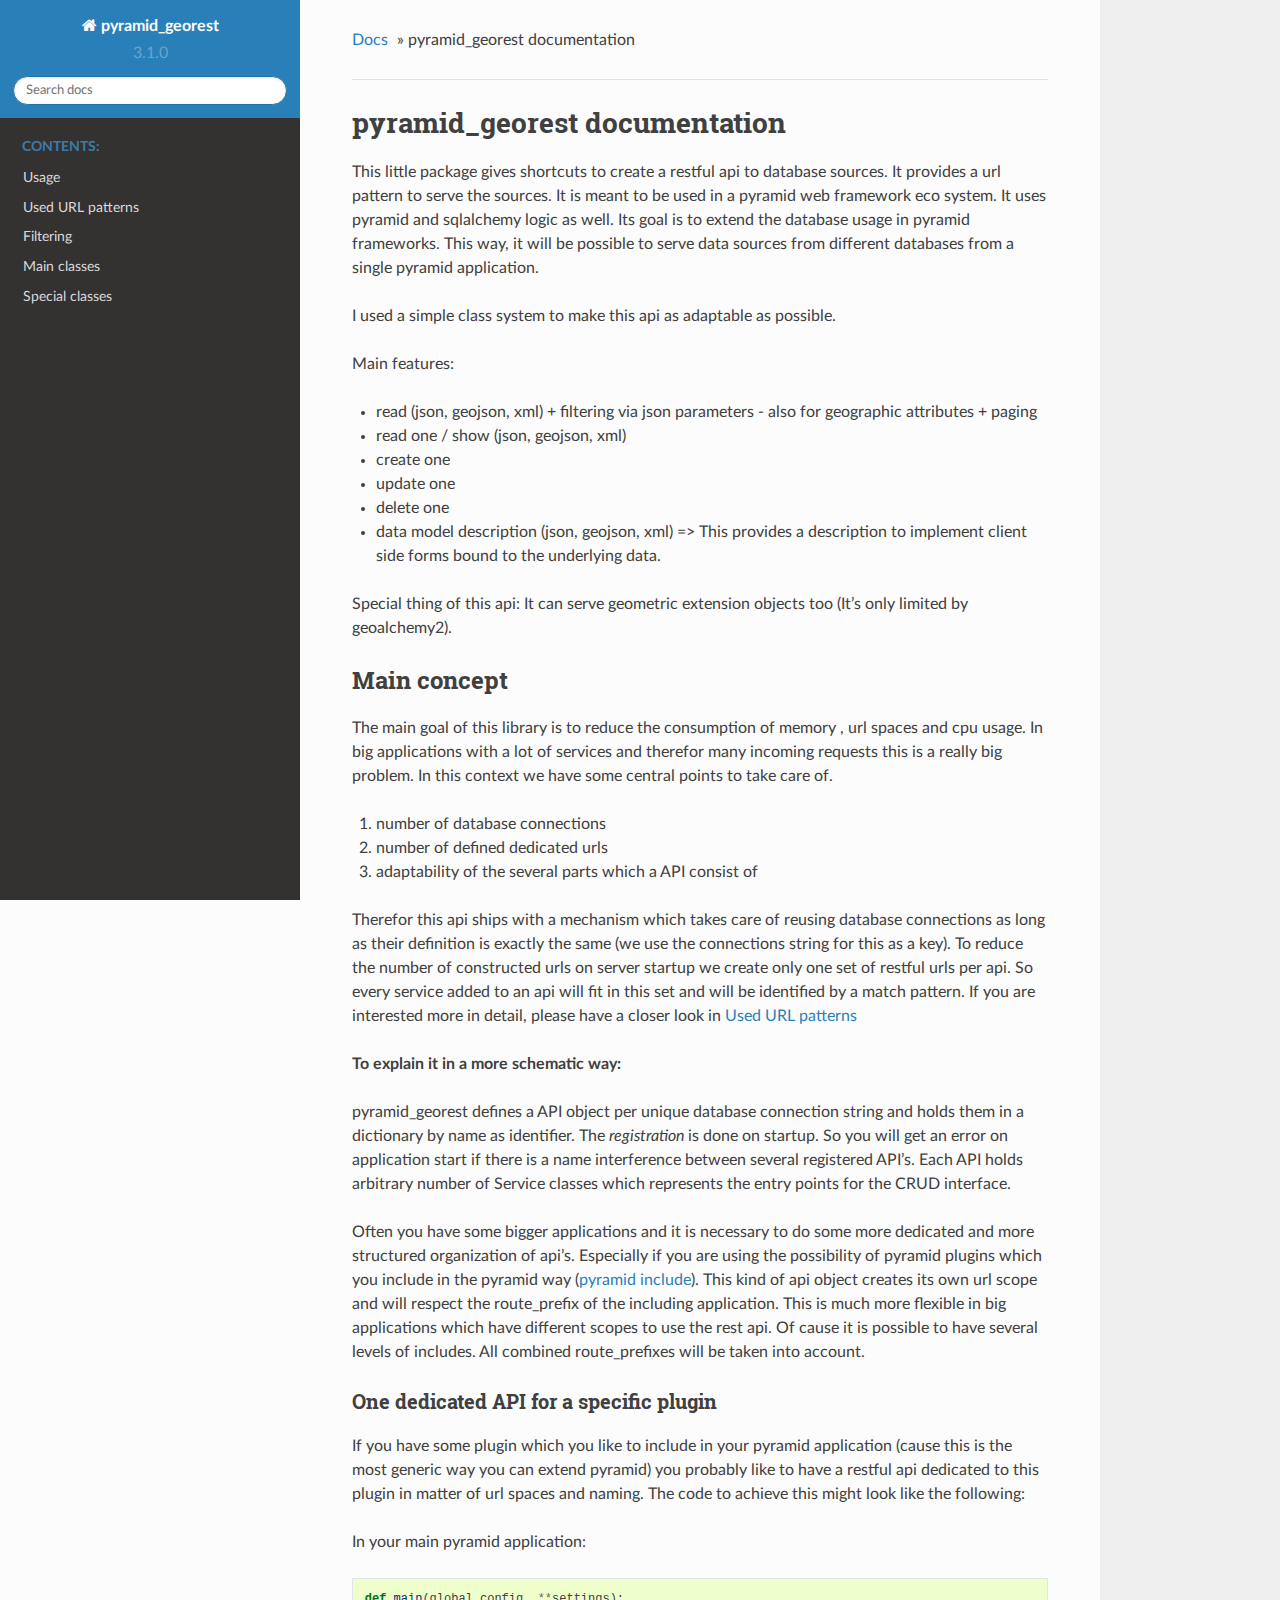
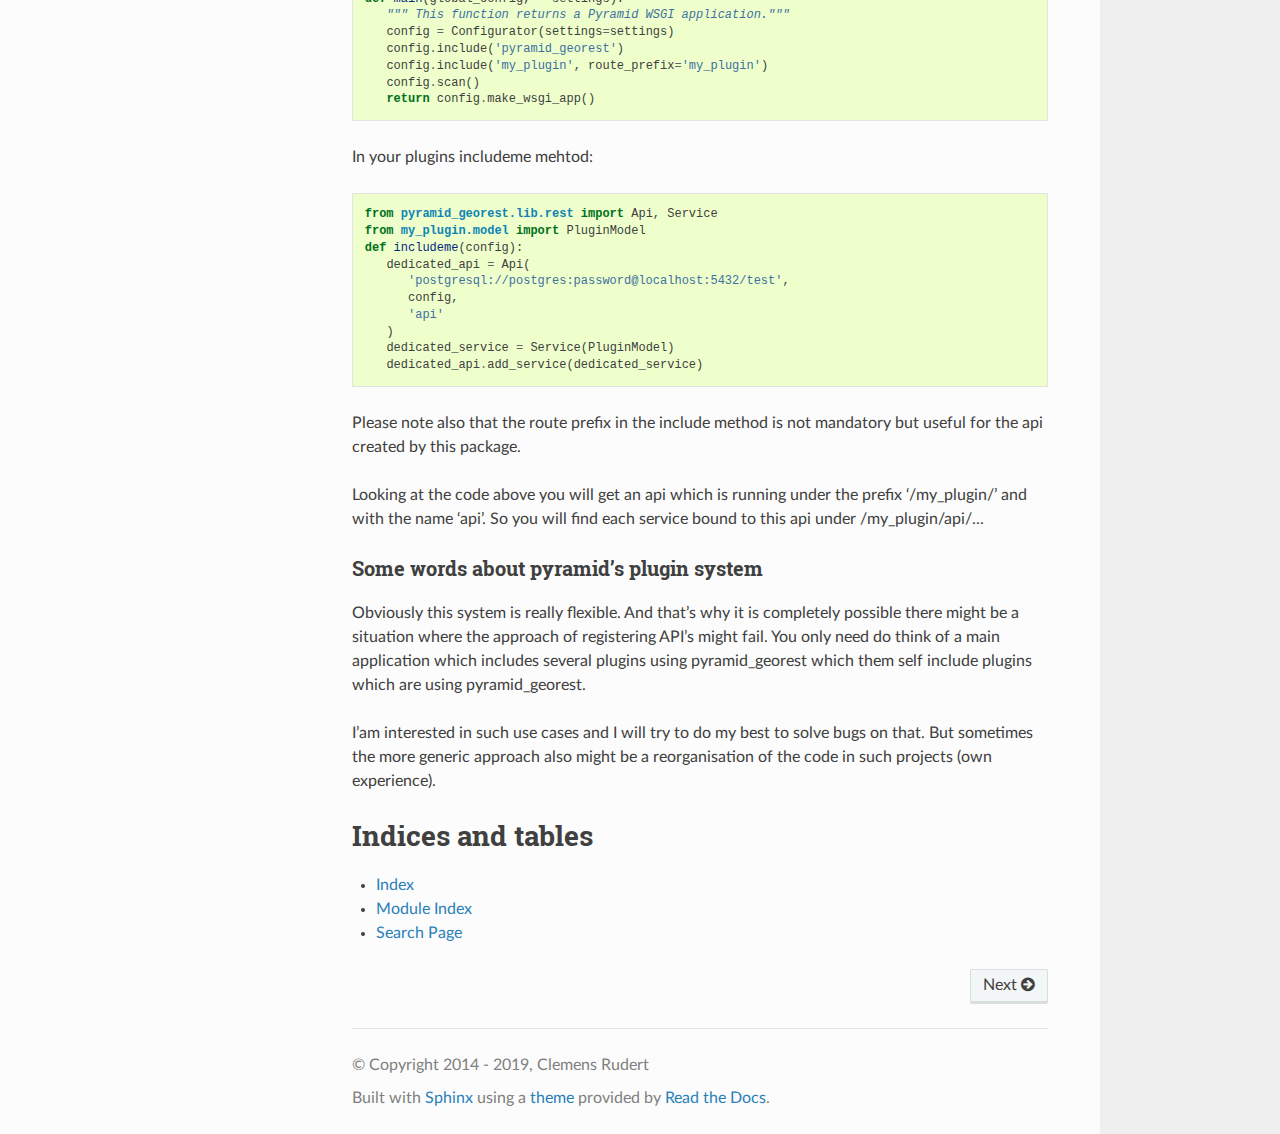
<file: index.html>
<!DOCTYPE html>
<!--[if IE 8]><html class="no-js lt-ie9" lang="en" > <![endif]-->
<!--[if gt IE 8]><!--> <html class="no-js" lang="en" > <!--<![endif]-->
<head>
  <meta charset="utf-8">
  
  <meta name="viewport" content="width=device-width, initial-scale=1.0">
  
  <title>pyramid_georest documentation &mdash; pyramid_georest 3.1.0-rc5 documentation</title>
  

  
  
  
  

  
  <script type="text/javascript" src="_static/js/modernizr.min.js"></script>
  
    
      <script type="text/javascript">
          var DOCUMENTATION_OPTIONS = {
              URL_ROOT:'./',
              VERSION:'3.1.0-rc5',
              LANGUAGE:'en',
              COLLAPSE_INDEX:false,
              FILE_SUFFIX:'.html',
              HAS_SOURCE:  true,
              SOURCELINK_SUFFIX: '.txt'
          };
      </script>
        <script type="text/javascript" src="_static/jquery.js"></script>
        <script type="text/javascript" src="_static/underscore.js"></script>
        <script type="text/javascript" src="_static/doctools.js"></script>
    
    <script type="text/javascript" src="_static/js/theme.js"></script>

    

  
  <link rel="stylesheet" href="_static/css/theme.css" type="text/css" />
  <link rel="stylesheet" href="_static/pygments.css" type="text/css" />
    <link rel="index" title="Index" href="genindex.html" />
    <link rel="search" title="Search" href="search.html" />
    <link rel="next" title="Usage" href="usage.html" /> 
</head>

<body class="wy-body-for-nav">

   
  <div class="wy-grid-for-nav">
    
    <nav data-toggle="wy-nav-shift" class="wy-nav-side">
      <div class="wy-side-scroll">
        <div class="wy-side-nav-search" >
          

          
            <a href="#" class="icon icon-home"> pyramid_georest
          

          
          </a>

          
            
            
              <div class="version">
                3.1.0
              </div>
            
          

          
<div role="search">
  <form id="rtd-search-form" class="wy-form" action="search.html" method="get">
    <input type="text" name="q" placeholder="Search docs" />
    <input type="hidden" name="check_keywords" value="yes" />
    <input type="hidden" name="area" value="default" />
  </form>
</div>

          
        </div>

        <div class="wy-menu wy-menu-vertical" data-spy="affix" role="navigation" aria-label="main navigation">
          
            
            
              
            
            
              <p class="caption"><span class="caption-text">Contents:</span></p>
<ul>
<li class="toctree-l1"><a class="reference internal" href="usage.html">Usage</a></li>
<li class="toctree-l1"><a class="reference internal" href="url_patterns.html">Used URL patterns</a></li>
<li class="toctree-l1"><a class="reference internal" href="filter.html">Filtering</a></li>
<li class="toctree-l1"><a class="reference internal" href="main_classes.html">Main classes</a></li>
<li class="toctree-l1"><a class="reference internal" href="special_classes.html">Special classes</a></li>
</ul>

            
          
        </div>
      </div>
    </nav>

    <section data-toggle="wy-nav-shift" class="wy-nav-content-wrap">

      
      <nav class="wy-nav-top" aria-label="top navigation">
        
          <i data-toggle="wy-nav-top" class="fa fa-bars"></i>
          <a href="#">pyramid_georest</a>
        
      </nav>


      <div class="wy-nav-content">
        
        <div class="rst-content">
        
          















<div role="navigation" aria-label="breadcrumbs navigation">

  <ul class="wy-breadcrumbs">
    
      <li><a href="#">Docs</a> &raquo;</li>
        
      <li>pyramid_georest documentation</li>
    
    
      <li class="wy-breadcrumbs-aside">
        
            
        
      </li>
    
  </ul>

  
  <hr/>
</div>
          <div role="main" class="document" itemscope="itemscope" itemtype="http://schema.org/Article">
           <div itemprop="articleBody">
            
  <div class="toctree-wrapper compound">
</div>
<div class="section" id="pyramid-georest-documentation">
<h1>pyramid_georest documentation<a class="headerlink" href="#pyramid-georest-documentation" title="Permalink to this headline">¶</a></h1>
<p>This little package gives shortcuts to create a restful api to database sources. It provides a url pattern to
serve the sources.
It is meant to be used in a pyramid web framework eco system. It uses pyramid and sqlalchemy logic as well.
Its goal is to extend the database usage in pyramid frameworks. This way, it will be possible to serve data
sources from different databases from a single pyramid application.</p>
<p>I used a simple class system to make this api as adaptable as possible.</p>
<p>Main features:</p>
<ul class="simple">
<li>read (json, geojson, xml) + filtering via json parameters - also for geographic attributes + paging</li>
<li>read one / show (json, geojson, xml)</li>
<li>create one</li>
<li>update one</li>
<li>delete one</li>
<li>data model description (json, geojson, xml) =&gt; This provides a description to implement client side forms
bound to the underlying data.</li>
</ul>
<p>Special thing of this api: It can serve geometric extension objects too (It&#8217;s only limited by geoalchemy2).</p>
<div class="section" id="main-concept">
<h2>Main concept<a class="headerlink" href="#main-concept" title="Permalink to this headline">¶</a></h2>
<p>The main goal of this library is to reduce the consumption of memory ,
url spaces and cpu usage. In big applications with a lot of services and therefor many incoming requests
this is a really big problem. In this context we have some central points
to take care of.</p>
<ol class="arabic simple">
<li>number of database connections</li>
<li>number of defined dedicated urls</li>
<li>adaptability of the several parts which a API consist of</li>
</ol>
<p>Therefor this api ships with a mechanism which takes care of reusing
database connections as long as their definition is exactly the same
(we use the connections string for this as a key).
To reduce the number of constructed urls on server startup we create
only one set of restful urls per api. So every service added to an api
will fit in this set and will be identified by a match pattern. If you are interested more in detail, please
have a closer look in <a class="reference internal" href="url_patterns.html#url-patterns"><span class="std std-ref">Used URL patterns</span></a></p>
<p><strong>To explain it in a more schematic way:</strong></p>
<p>pyramid_georest defines a API object per unique database connection string and holds them in a dictionary by
name as identifier. The <em>registration</em> is done on startup. So you will get an error on application start if
there is a name interference between several registered API&#8217;s.
Each API holds arbitrary number of Service classes which represents the entry points for the CRUD interface.</p>
<p>Often you have some bigger applications and it is necessary to do some
more dedicated and more structured organization of api&#8217;s.
Especially if you are using the possibility of pyramid plugins which
you include in the pyramid way (<a class="reference external" href="http://docs.pylonsproject.org/projects/pyramid/en/latest/api/config.html#pyramid.config.Configurator.include">pyramid include</a>).
This kind of api object creates its own url scope and will respect the
route_prefix of the including application. This is much more flexible
in big applications which have different scopes to use the rest api.
Of cause it is possible to have several levels of includes. All
combined route_prefixes will be taken into account.</p>
<div class="section" id="one-dedicated-api-for-a-specific-plugin">
<h3>One dedicated API for a specific plugin<a class="headerlink" href="#one-dedicated-api-for-a-specific-plugin" title="Permalink to this headline">¶</a></h3>
<p>If you have some plugin which you like to include in your pyramid
application (cause this is the most generic way you can extend pyramid)
you probably like to have a restful api dedicated to this plugin in
matter of url spaces and naming. The code to achieve this might look
like the following:</p>
<p>In your main pyramid application:</p>
<div class="highlight-python"><div class="highlight"><pre><span></span><span class="k">def</span> <span class="nf">main</span><span class="p">(</span><span class="n">global_config</span><span class="p">,</span> <span class="o">**</span><span class="n">settings</span><span class="p">):</span>
   <span class="sd">&quot;&quot;&quot; This function returns a Pyramid WSGI application.&quot;&quot;&quot;</span>
   <span class="n">config</span> <span class="o">=</span> <span class="n">Configurator</span><span class="p">(</span><span class="n">settings</span><span class="o">=</span><span class="n">settings</span><span class="p">)</span>
   <span class="n">config</span><span class="o">.</span><span class="n">include</span><span class="p">(</span><span class="s1">&#39;pyramid_georest&#39;</span><span class="p">)</span>
   <span class="n">config</span><span class="o">.</span><span class="n">include</span><span class="p">(</span><span class="s1">&#39;my_plugin&#39;</span><span class="p">,</span> <span class="n">route_prefix</span><span class="o">=</span><span class="s1">&#39;my_plugin&#39;</span><span class="p">)</span>
   <span class="n">config</span><span class="o">.</span><span class="n">scan</span><span class="p">()</span>
   <span class="k">return</span> <span class="n">config</span><span class="o">.</span><span class="n">make_wsgi_app</span><span class="p">()</span>
</pre></div>
</div>
<p>In your plugins includeme mehtod:</p>
<div class="highlight-python"><div class="highlight"><pre><span></span><span class="kn">from</span> <span class="nn">pyramid_georest.lib.rest</span> <span class="kn">import</span> <span class="n">Api</span><span class="p">,</span> <span class="n">Service</span>
<span class="kn">from</span> <span class="nn">my_plugin.model</span> <span class="kn">import</span> <span class="n">PluginModel</span>
<span class="k">def</span> <span class="nf">includeme</span><span class="p">(</span><span class="n">config</span><span class="p">):</span>
   <span class="n">dedicated_api</span> <span class="o">=</span> <span class="n">Api</span><span class="p">(</span>
      <span class="s1">&#39;postgresql://postgres:password@localhost:5432/test&#39;</span><span class="p">,</span>
      <span class="n">config</span><span class="p">,</span>
      <span class="s1">&#39;api&#39;</span>
   <span class="p">)</span>
   <span class="n">dedicated_service</span> <span class="o">=</span> <span class="n">Service</span><span class="p">(</span><span class="n">PluginModel</span><span class="p">)</span>
   <span class="n">dedicated_api</span><span class="o">.</span><span class="n">add_service</span><span class="p">(</span><span class="n">dedicated_service</span><span class="p">)</span>
</pre></div>
</div>
<p>Please note also that the route prefix in the include method is not
mandatory but useful for the api created by this package.</p>
<p>Looking at the code above you will get an api which is running under
the prefix &#8216;/my_plugin/&#8217; and with the name &#8216;api&#8217;.
So you will find each service bound to this api under /my_plugin/api/...</p>
</div>
<div class="section" id="some-words-about-pyramid-s-plugin-system">
<h3>Some words about pyramid&#8217;s plugin system<a class="headerlink" href="#some-words-about-pyramid-s-plugin-system" title="Permalink to this headline">¶</a></h3>
<p>Obviously this system is really flexible. And that&#8217;s why it is completely possible there might be a situation
where the approach of registering API&#8217;s might fail. You only need do think of a main application which
includes several plugins using pyramid_georest which them self include plugins which are using
pyramid_georest.</p>
<p>I&#8217;am interested in such use cases and I will try to do my best to solve bugs on that. But sometimes the more
generic approach also might be a reorganisation of the code in such projects (own experience).</p>
</div>
</div>
</div>
<div class="section" id="indices-and-tables">
<h1>Indices and tables<a class="headerlink" href="#indices-and-tables" title="Permalink to this headline">¶</a></h1>
<ul class="simple">
<li><a class="reference internal" href="genindex.html"><span class="std std-ref">Index</span></a></li>
<li><a class="reference internal" href="py-modindex.html"><span class="std std-ref">Module Index</span></a></li>
<li><a class="reference internal" href="search.html"><span class="std std-ref">Search Page</span></a></li>
</ul>
</div>


           </div>
           
          </div>
          <footer>
  
    <div class="rst-footer-buttons" role="navigation" aria-label="footer navigation">
      
        <a href="usage.html" class="btn btn-neutral float-right" title="Usage" accesskey="n" rel="next">Next <span class="fa fa-arrow-circle-right"></span></a>
      
      
    </div>
  

  <hr/>

  <div role="contentinfo">
    <p>
        &copy; Copyright 2014 - 2019, Clemens Rudert

    </p>
  </div>
  Built with <a href="http://sphinx-doc.org/">Sphinx</a> using a <a href="https://github.com/rtfd/sphinx_rtd_theme">theme</a> provided by <a href="https://readthedocs.org">Read the Docs</a>. 

</footer>

        </div>
      </div>

    </section>

  </div>
  


  <script type="text/javascript">
      jQuery(function () {
          SphinxRtdTheme.Navigation.enable(true);
      });
  </script>

  
  
    
   

</body>
</html>
</file>
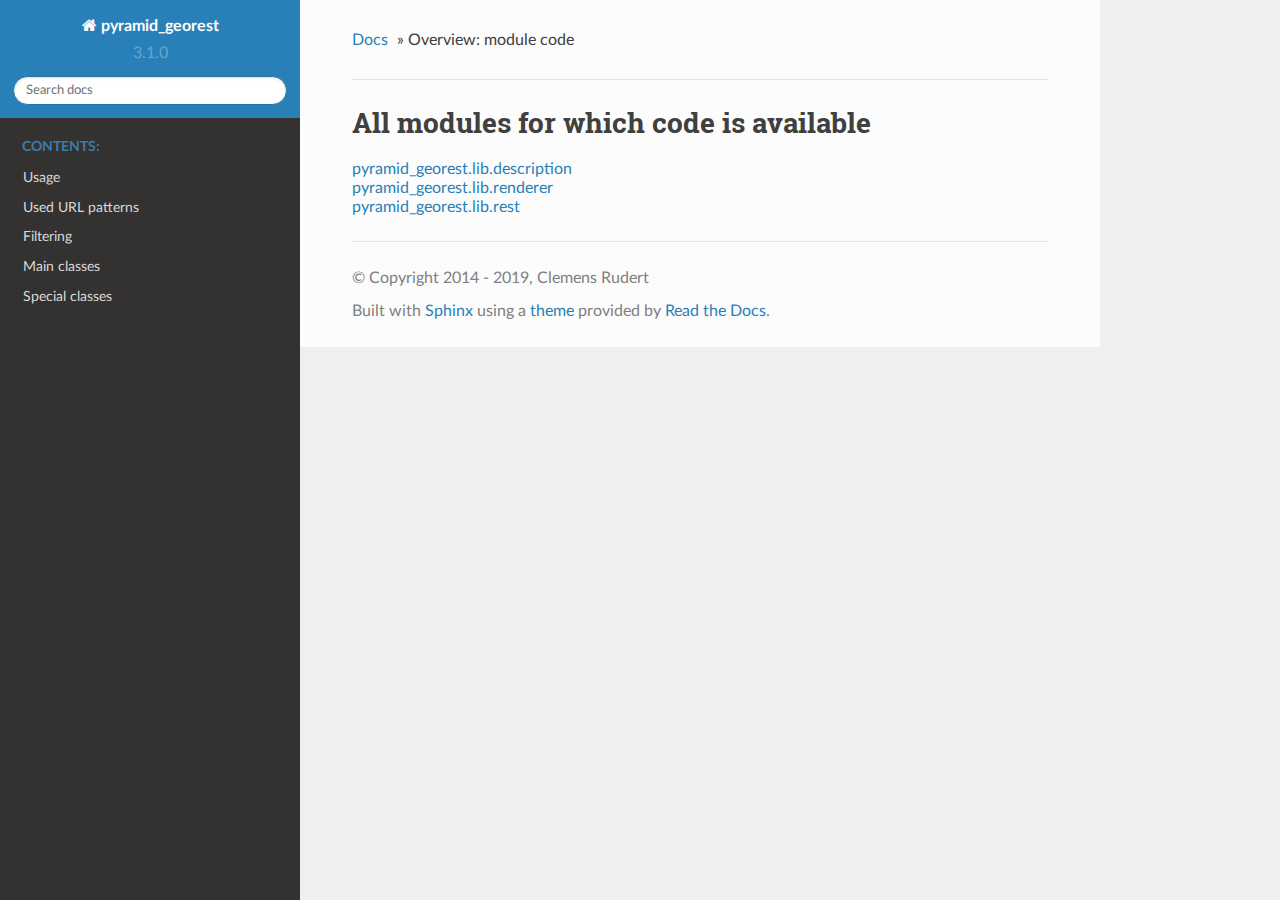
<file: _modules/index.html>
<!DOCTYPE html>
<!--[if IE 8]><html class="no-js lt-ie9" lang="en" > <![endif]-->
<!--[if gt IE 8]><!--> <html class="no-js" lang="en" > <!--<![endif]-->
<head>
  <meta charset="utf-8">
  
  <meta name="viewport" content="width=device-width, initial-scale=1.0">
  
  <title>Overview: module code &mdash; pyramid_georest 3.1.0-rc5 documentation</title>
  

  
  
  
  

  
  <script type="text/javascript" src="../_static/js/modernizr.min.js"></script>
  
    
      <script type="text/javascript">
          var DOCUMENTATION_OPTIONS = {
              URL_ROOT:'../',
              VERSION:'3.1.0-rc5',
              LANGUAGE:'en',
              COLLAPSE_INDEX:false,
              FILE_SUFFIX:'.html',
              HAS_SOURCE:  true,
              SOURCELINK_SUFFIX: '.txt'
          };
      </script>
        <script type="text/javascript" src="../_static/jquery.js"></script>
        <script type="text/javascript" src="../_static/underscore.js"></script>
        <script type="text/javascript" src="../_static/doctools.js"></script>
    
    <script type="text/javascript" src="../_static/js/theme.js"></script>

    

  
  <link rel="stylesheet" href="../_static/css/theme.css" type="text/css" />
  <link rel="stylesheet" href="../_static/pygments.css" type="text/css" />
    <link rel="index" title="Index" href="../genindex.html" />
    <link rel="search" title="Search" href="../search.html" /> 
</head>

<body class="wy-body-for-nav">

   
  <div class="wy-grid-for-nav">
    
    <nav data-toggle="wy-nav-shift" class="wy-nav-side">
      <div class="wy-side-scroll">
        <div class="wy-side-nav-search" >
          

          
            <a href="../index.html" class="icon icon-home"> pyramid_georest
          

          
          </a>

          
            
            
              <div class="version">
                3.1.0
              </div>
            
          

          
<div role="search">
  <form id="rtd-search-form" class="wy-form" action="../search.html" method="get">
    <input type="text" name="q" placeholder="Search docs" />
    <input type="hidden" name="check_keywords" value="yes" />
    <input type="hidden" name="area" value="default" />
  </form>
</div>

          
        </div>

        <div class="wy-menu wy-menu-vertical" data-spy="affix" role="navigation" aria-label="main navigation">
          
            
            
              
            
            
              <p class="caption"><span class="caption-text">Contents:</span></p>
<ul>
<li class="toctree-l1"><a class="reference internal" href="../usage.html">Usage</a></li>
<li class="toctree-l1"><a class="reference internal" href="../url_patterns.html">Used URL patterns</a></li>
<li class="toctree-l1"><a class="reference internal" href="../filter.html">Filtering</a></li>
<li class="toctree-l1"><a class="reference internal" href="../main_classes.html">Main classes</a></li>
<li class="toctree-l1"><a class="reference internal" href="../special_classes.html">Special classes</a></li>
</ul>

            
          
        </div>
      </div>
    </nav>

    <section data-toggle="wy-nav-shift" class="wy-nav-content-wrap">

      
      <nav class="wy-nav-top" aria-label="top navigation">
        
          <i data-toggle="wy-nav-top" class="fa fa-bars"></i>
          <a href="../index.html">pyramid_georest</a>
        
      </nav>


      <div class="wy-nav-content">
        
        <div class="rst-content">
        
          















<div role="navigation" aria-label="breadcrumbs navigation">

  <ul class="wy-breadcrumbs">
    
      <li><a href="../index.html">Docs</a> &raquo;</li>
        
      <li>Overview: module code</li>
    
    
      <li class="wy-breadcrumbs-aside">
        
      </li>
    
  </ul>

  
  <hr/>
</div>
          <div role="main" class="document" itemscope="itemscope" itemtype="http://schema.org/Article">
           <div itemprop="articleBody">
            
  <h1>All modules for which code is available</h1>
<ul><li><a href="pyramid_georest/lib/description.html">pyramid_georest.lib.description</a></li>
<li><a href="pyramid_georest/lib/renderer.html">pyramid_georest.lib.renderer</a></li>
<li><a href="pyramid_georest/lib/rest.html">pyramid_georest.lib.rest</a></li>
</ul>

           </div>
           
          </div>
          <footer>
  

  <hr/>

  <div role="contentinfo">
    <p>
        &copy; Copyright 2014 - 2019, Clemens Rudert

    </p>
  </div>
  Built with <a href="http://sphinx-doc.org/">Sphinx</a> using a <a href="https://github.com/rtfd/sphinx_rtd_theme">theme</a> provided by <a href="https://readthedocs.org">Read the Docs</a>. 

</footer>

        </div>
      </div>

    </section>

  </div>
  


  <script type="text/javascript">
      jQuery(function () {
          SphinxRtdTheme.Navigation.enable(true);
      });
  </script>

  
  
    
   

</body>
</html>
</file>
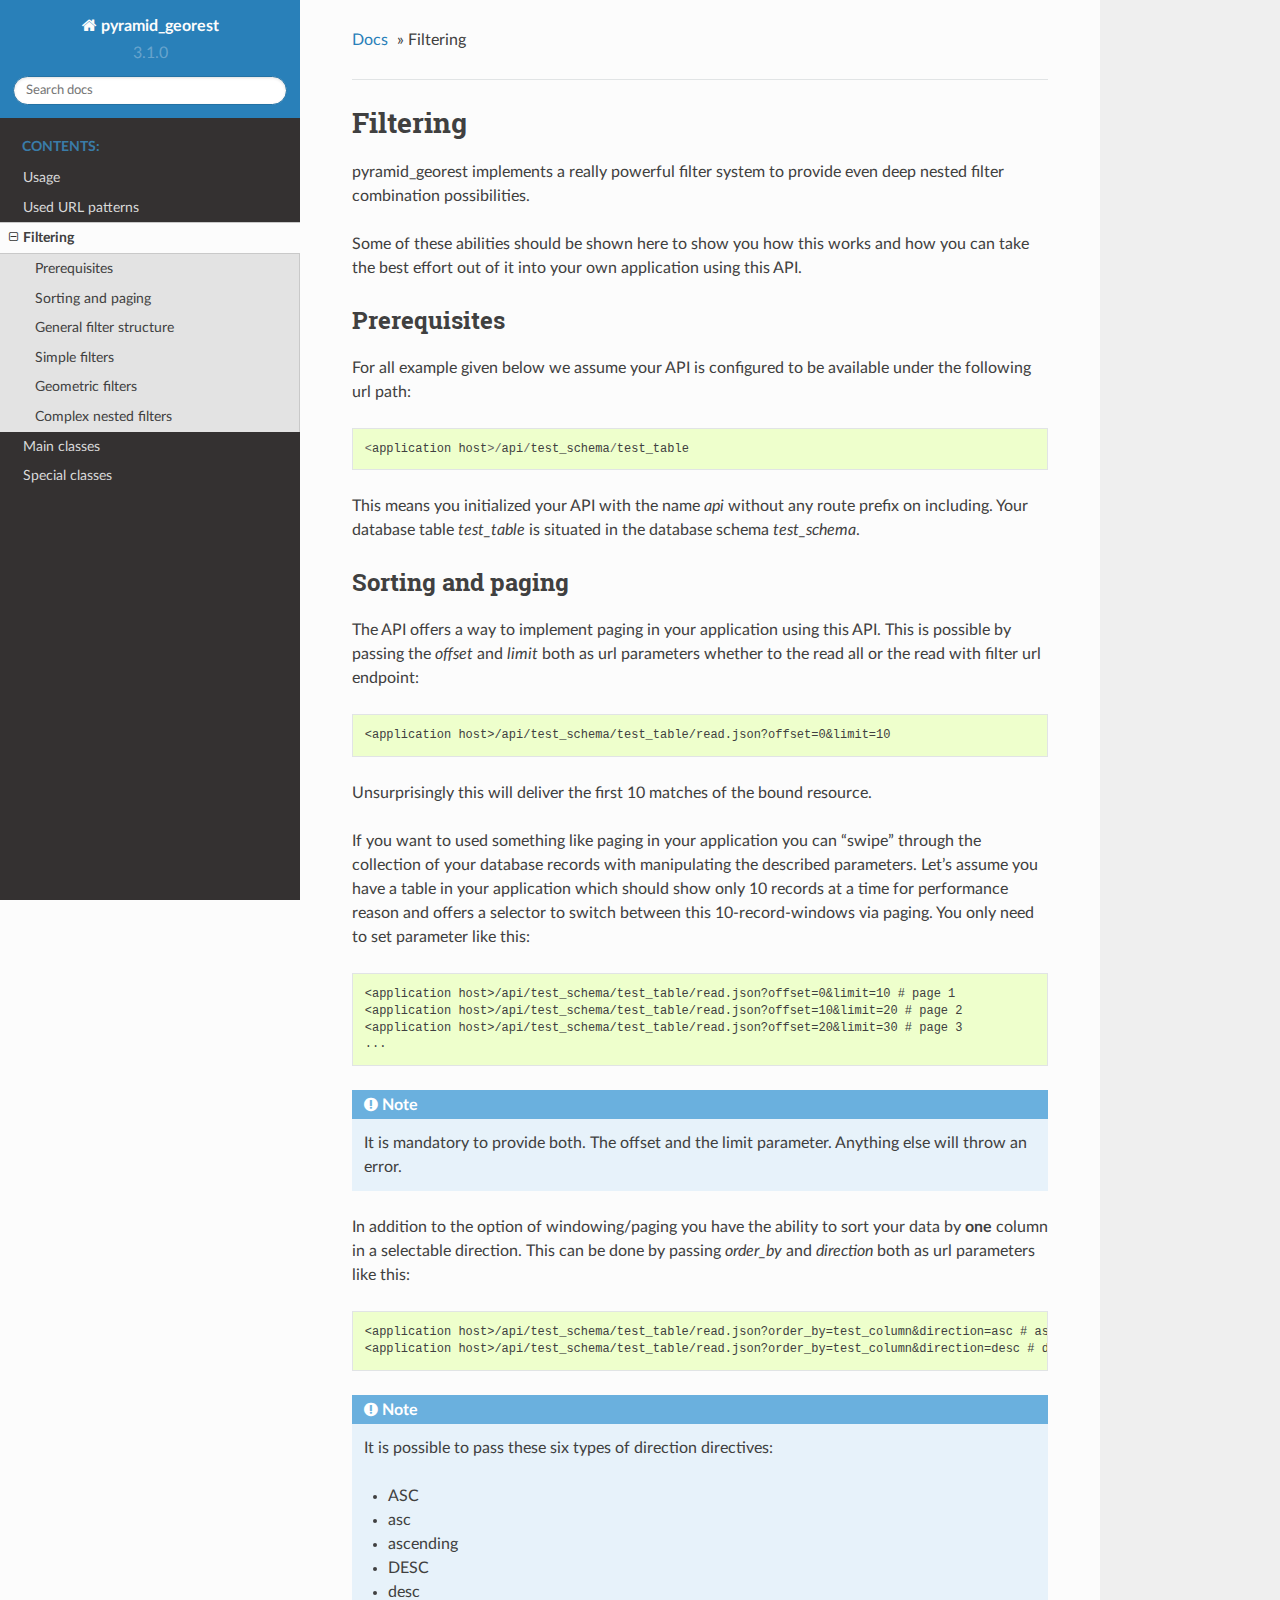
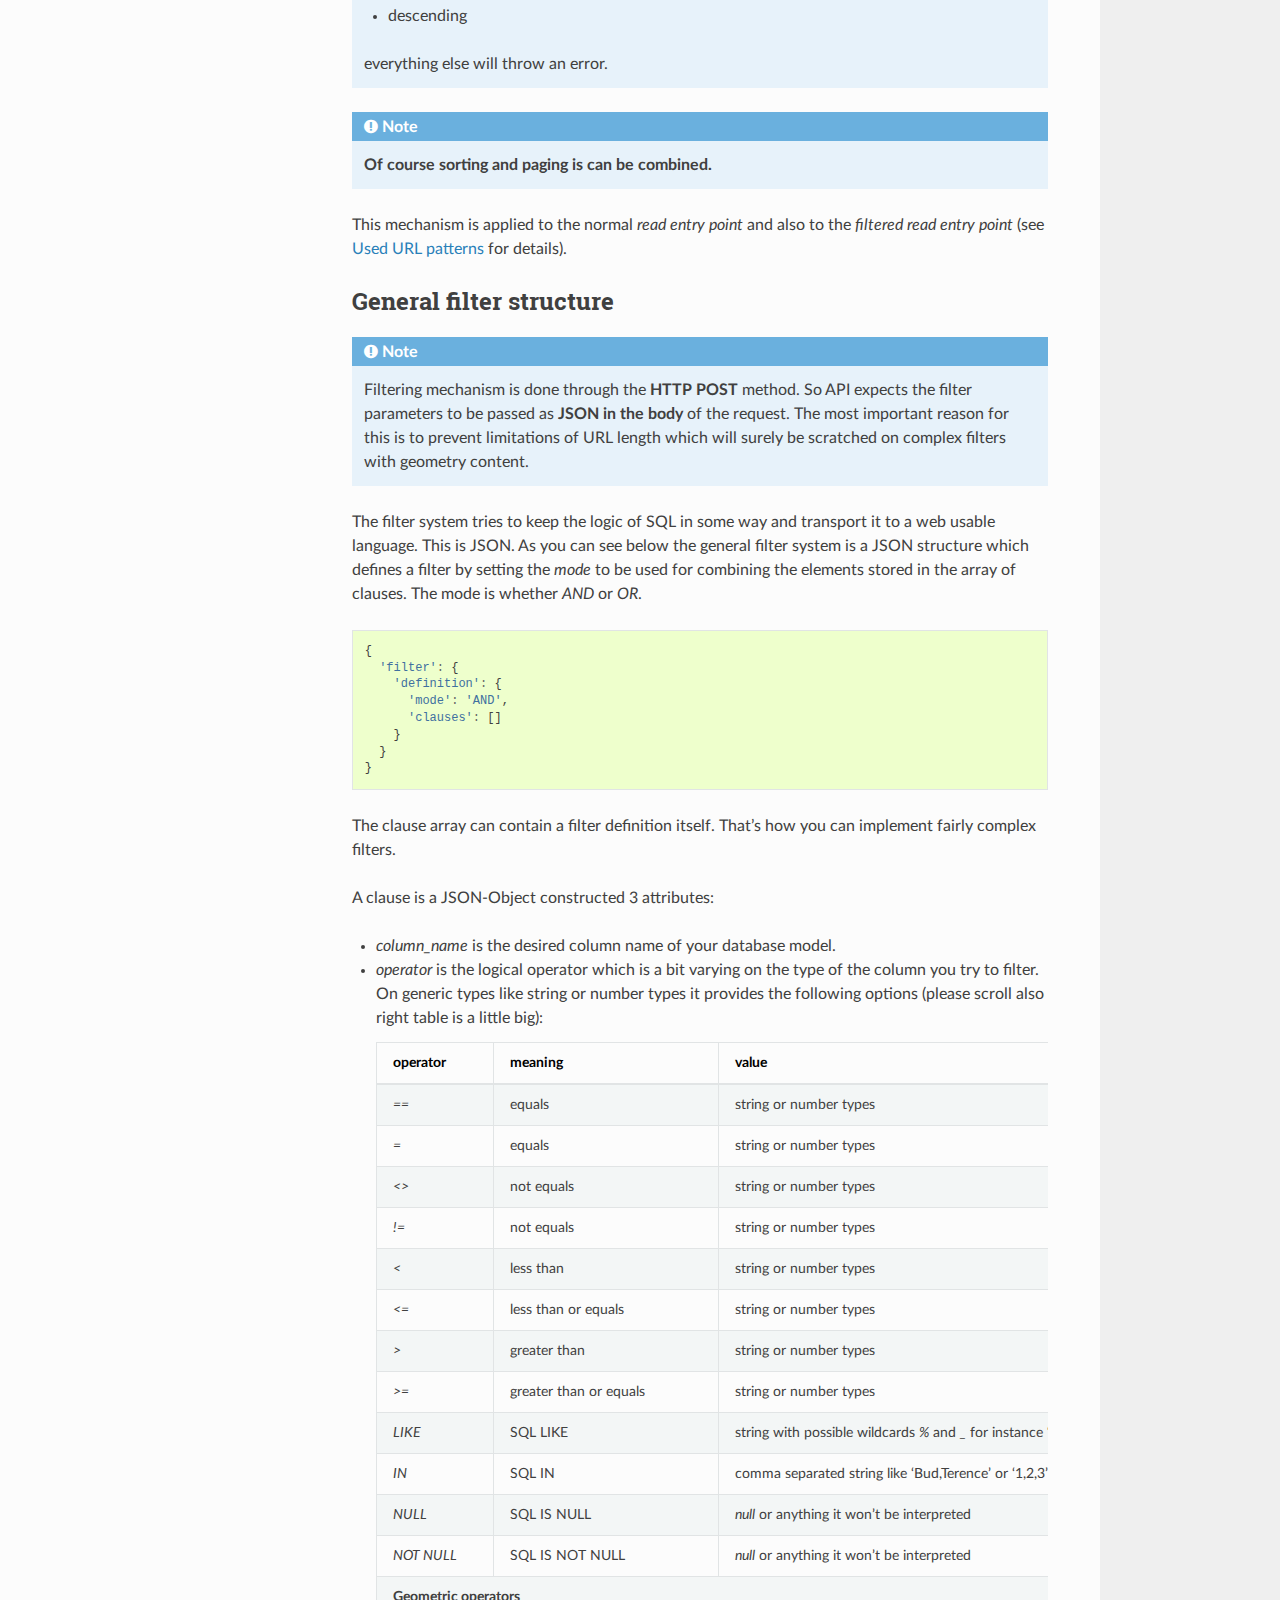
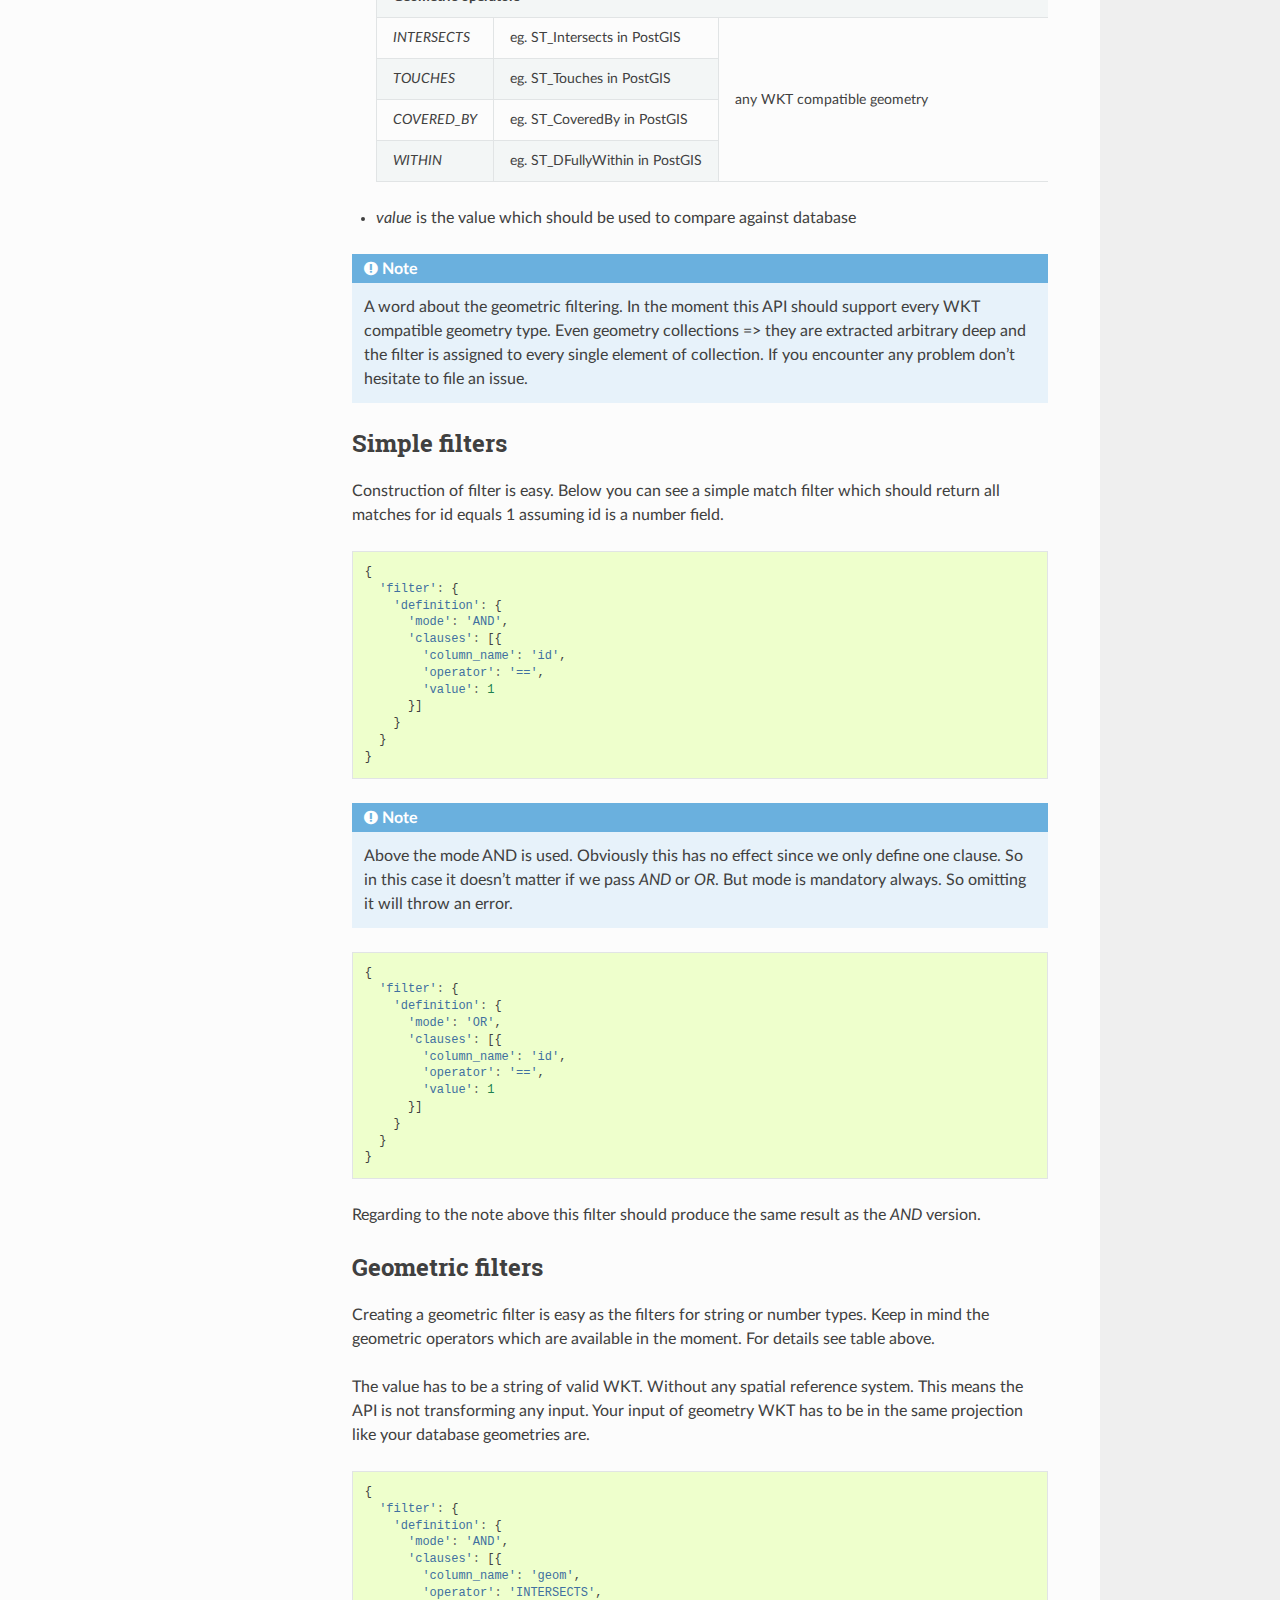
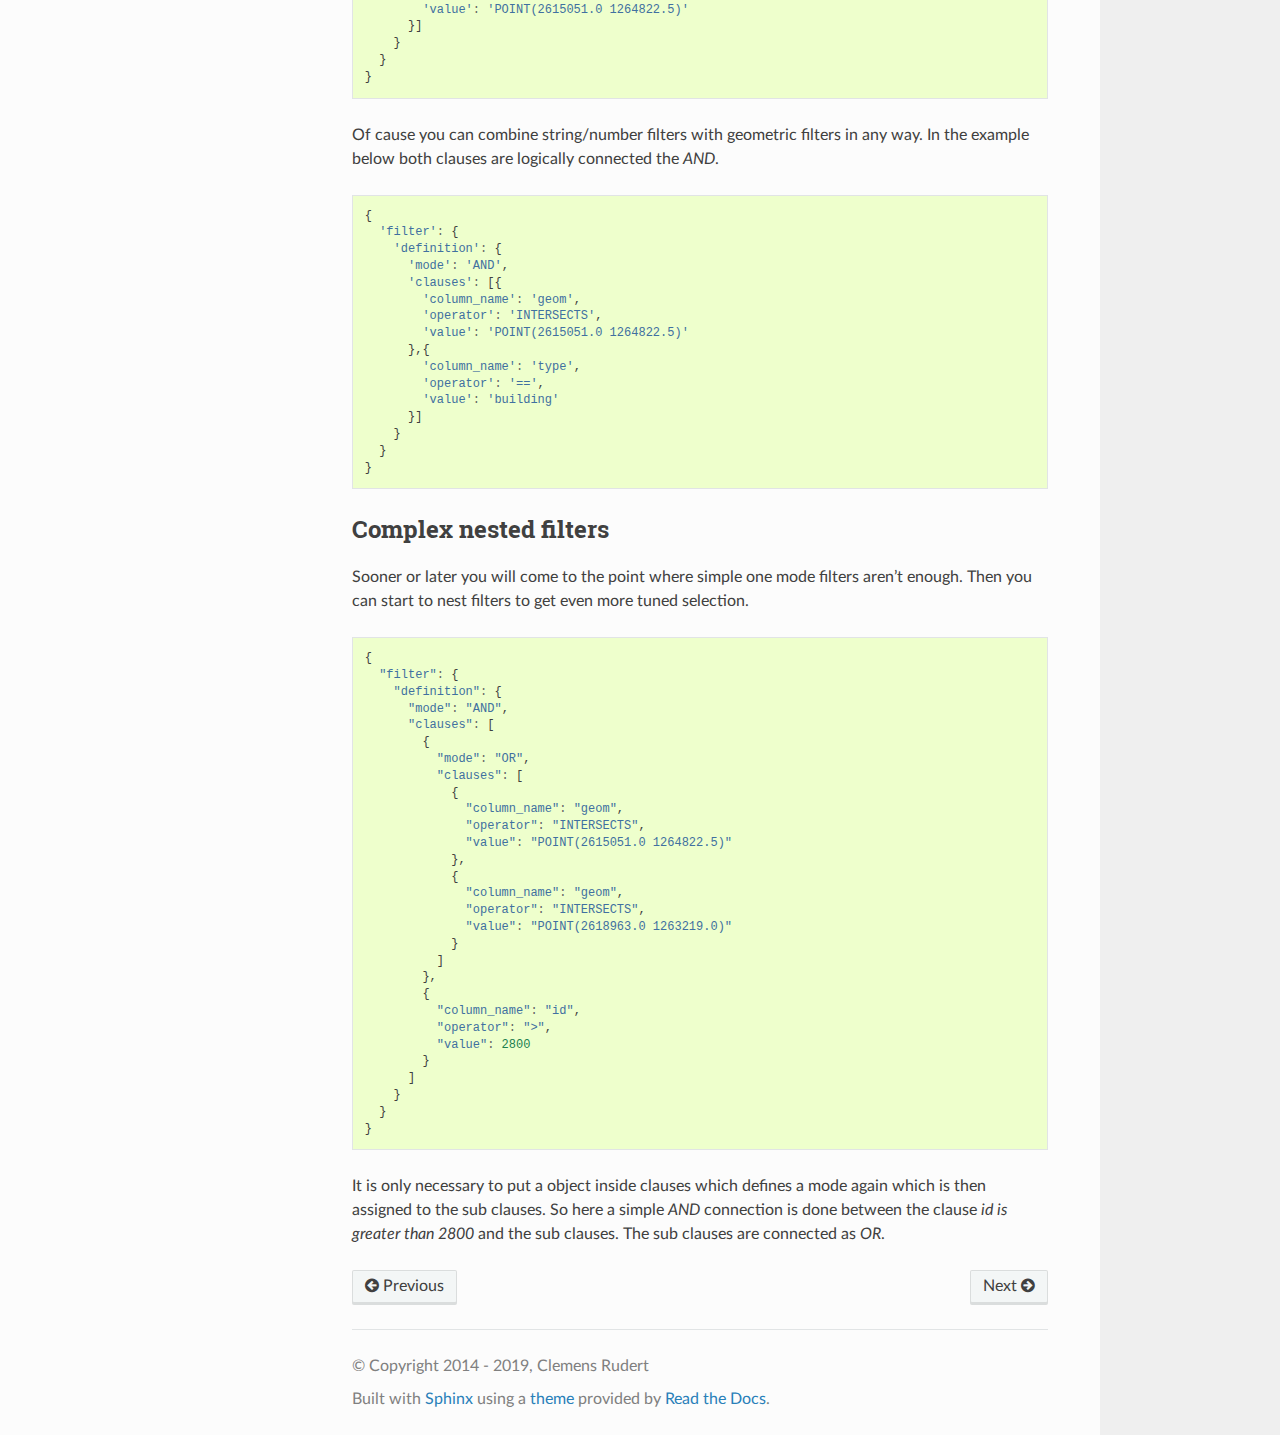
<file: filter.html>
<!DOCTYPE html>
<!--[if IE 8]><html class="no-js lt-ie9" lang="en" > <![endif]-->
<!--[if gt IE 8]><!--> <html class="no-js" lang="en" > <!--<![endif]-->
<head>
  <meta charset="utf-8">
  
  <meta name="viewport" content="width=device-width, initial-scale=1.0">
  
  <title>Filtering &mdash; pyramid_georest 3.1.0-rc5 documentation</title>
  

  
  
  
  

  
  <script type="text/javascript" src="_static/js/modernizr.min.js"></script>
  
    
      <script type="text/javascript">
          var DOCUMENTATION_OPTIONS = {
              URL_ROOT:'./',
              VERSION:'3.1.0-rc5',
              LANGUAGE:'en',
              COLLAPSE_INDEX:false,
              FILE_SUFFIX:'.html',
              HAS_SOURCE:  true,
              SOURCELINK_SUFFIX: '.txt'
          };
      </script>
        <script type="text/javascript" src="_static/jquery.js"></script>
        <script type="text/javascript" src="_static/underscore.js"></script>
        <script type="text/javascript" src="_static/doctools.js"></script>
    
    <script type="text/javascript" src="_static/js/theme.js"></script>

    

  
  <link rel="stylesheet" href="_static/css/theme.css" type="text/css" />
  <link rel="stylesheet" href="_static/pygments.css" type="text/css" />
    <link rel="index" title="Index" href="genindex.html" />
    <link rel="search" title="Search" href="search.html" />
    <link rel="next" title="Main classes" href="main_classes.html" />
    <link rel="prev" title="Used URL patterns" href="url_patterns.html" /> 
</head>

<body class="wy-body-for-nav">

   
  <div class="wy-grid-for-nav">
    
    <nav data-toggle="wy-nav-shift" class="wy-nav-side">
      <div class="wy-side-scroll">
        <div class="wy-side-nav-search" >
          

          
            <a href="index.html" class="icon icon-home"> pyramid_georest
          

          
          </a>

          
            
            
              <div class="version">
                3.1.0
              </div>
            
          

          
<div role="search">
  <form id="rtd-search-form" class="wy-form" action="search.html" method="get">
    <input type="text" name="q" placeholder="Search docs" />
    <input type="hidden" name="check_keywords" value="yes" />
    <input type="hidden" name="area" value="default" />
  </form>
</div>

          
        </div>

        <div class="wy-menu wy-menu-vertical" data-spy="affix" role="navigation" aria-label="main navigation">
          
            
            
              
            
            
              <p class="caption"><span class="caption-text">Contents:</span></p>
<ul class="current">
<li class="toctree-l1"><a class="reference internal" href="usage.html">Usage</a></li>
<li class="toctree-l1"><a class="reference internal" href="url_patterns.html">Used URL patterns</a></li>
<li class="toctree-l1 current"><a class="current reference internal" href="#">Filtering</a><ul>
<li class="toctree-l2"><a class="reference internal" href="#prerequisites">Prerequisites</a></li>
<li class="toctree-l2"><a class="reference internal" href="#sorting-and-paging">Sorting and paging</a></li>
<li class="toctree-l2"><a class="reference internal" href="#general-filter-structure">General filter structure</a></li>
<li class="toctree-l2"><a class="reference internal" href="#simple-filters">Simple filters</a></li>
<li class="toctree-l2"><a class="reference internal" href="#geometric-filters">Geometric filters</a></li>
<li class="toctree-l2"><a class="reference internal" href="#complex-nested-filters">Complex nested filters</a></li>
</ul>
</li>
<li class="toctree-l1"><a class="reference internal" href="main_classes.html">Main classes</a></li>
<li class="toctree-l1"><a class="reference internal" href="special_classes.html">Special classes</a></li>
</ul>

            
          
        </div>
      </div>
    </nav>

    <section data-toggle="wy-nav-shift" class="wy-nav-content-wrap">

      
      <nav class="wy-nav-top" aria-label="top navigation">
        
          <i data-toggle="wy-nav-top" class="fa fa-bars"></i>
          <a href="index.html">pyramid_georest</a>
        
      </nav>


      <div class="wy-nav-content">
        
        <div class="rst-content">
        
          















<div role="navigation" aria-label="breadcrumbs navigation">

  <ul class="wy-breadcrumbs">
    
      <li><a href="index.html">Docs</a> &raquo;</li>
        
      <li>Filtering</li>
    
    
      <li class="wy-breadcrumbs-aside">
        
            
        
      </li>
    
  </ul>

  
  <hr/>
</div>
          <div role="main" class="document" itemscope="itemscope" itemtype="http://schema.org/Article">
           <div itemprop="articleBody">
            
  <div class="section" id="filtering">
<span id="filter"></span><h1>Filtering<a class="headerlink" href="#filtering" title="Permalink to this headline">¶</a></h1>
<p>pyramid_georest implements a really powerful filter system to provide even deep nested filter combination
possibilities.</p>
<p>Some of these abilities should be shown here to show you how this works and how you can take the best effort
out of it into your own application using this API.</p>
<div class="section" id="prerequisites">
<h2>Prerequisites<a class="headerlink" href="#prerequisites" title="Permalink to this headline">¶</a></h2>
<p>For all example given below we assume your API is configured to be available under the following url path:</p>
<div class="highlight-default"><div class="highlight"><pre><span></span><span class="o">&lt;</span><span class="n">application</span> <span class="n">host</span><span class="o">&gt;/</span><span class="n">api</span><span class="o">/</span><span class="n">test_schema</span><span class="o">/</span><span class="n">test_table</span>
</pre></div>
</div>
<p>This means you initialized your API with the name <em>api</em> without any route prefix on including. Your database
table <em>test_table</em> is situated in the database schema <em>test_schema</em>.</p>
</div>
<div class="section" id="sorting-and-paging">
<h2>Sorting and paging<a class="headerlink" href="#sorting-and-paging" title="Permalink to this headline">¶</a></h2>
<p>The API offers a way to implement paging in your application using this API. This is possible by passing the
<em>offset</em> and <em>limit</em> both as url parameters whether to the read all or the read with filter url endpoint:</p>
<div class="highlight-default"><div class="highlight"><pre><span></span>&lt;application host&gt;/api/test_schema/test_table/read.json?offset=0&amp;limit=10
</pre></div>
</div>
<p>Unsurprisingly this will deliver the first 10 matches of the bound resource.</p>
<p>If you want to used something like paging in your application you can &#8220;swipe&#8221; through the collection of your
database records with manipulating the described parameters. Let&#8217;s assume you have a table in your
application which should show only 10 records at a time for performance reason and offers a selector to
switch between this 10-record-windows via paging. You only need to set parameter like this:</p>
<div class="highlight-default"><div class="highlight"><pre><span></span>&lt;application host&gt;/api/test_schema/test_table/read.json?offset=0&amp;limit=10 # page 1
&lt;application host&gt;/api/test_schema/test_table/read.json?offset=10&amp;limit=20 # page 2
&lt;application host&gt;/api/test_schema/test_table/read.json?offset=20&amp;limit=30 # page 3
...
</pre></div>
</div>
<div class="admonition note">
<p class="first admonition-title">Note</p>
<p class="last">It is mandatory to provide both. The offset and the limit parameter. Anything else will throw an error.</p>
</div>
<p>In addition to the option of windowing/paging you have the ability to sort your data by <strong>one</strong> column in a
selectable direction. This can be done by passing <em>order_by</em> and <em>direction</em> both as url parameters like this:</p>
<div class="highlight-default"><div class="highlight"><pre><span></span>&lt;application host&gt;/api/test_schema/test_table/read.json?order_by=test_column&amp;direction=asc # ascending
&lt;application host&gt;/api/test_schema/test_table/read.json?order_by=test_column&amp;direction=desc # descending
</pre></div>
</div>
<div class="admonition note">
<p class="first admonition-title">Note</p>
<p>It is possible to pass these six types of direction directives:</p>
<ul class="simple">
<li>ASC</li>
<li>asc</li>
<li>ascending</li>
<li>DESC</li>
<li>desc</li>
<li>descending</li>
</ul>
<p class="last">everything else will throw an error.</p>
</div>
<div class="admonition note">
<p class="first admonition-title">Note</p>
<p class="last"><strong>Of course sorting and paging is can be combined.</strong></p>
</div>
<p>This mechanism is applied to the normal <em>read entry point</em> and also to the <em>filtered read entry point</em> (see
<a class="reference internal" href="url_patterns.html#url-patterns"><span class="std std-ref">Used URL patterns</span></a> for details).</p>
</div>
<div class="section" id="general-filter-structure">
<h2>General filter structure<a class="headerlink" href="#general-filter-structure" title="Permalink to this headline">¶</a></h2>
<div class="admonition note">
<p class="first admonition-title">Note</p>
<p class="last">Filtering mechanism is done through the <strong>HTTP POST</strong> method. So API expects the filter parameters to be
passed as <strong>JSON in the body</strong> of the request. The most important reason for this is to prevent
limitations of URL length which will surely be scratched on complex filters with geometry content.</p>
</div>
<p>The filter system tries to keep the logic of SQL in some way and transport it to a web usable language. This
is JSON. As you can see below the general filter system is a JSON structure which defines a filter by setting
the <em>mode</em> to be used for combining the elements stored in the array of clauses. The mode is whether <em>AND</em> or
<em>OR</em>.</p>
<div class="highlight-javascript"><div class="highlight"><pre><span></span><span class="p">{</span>
  <span class="s1">&#39;filter&#39;</span><span class="o">:</span> <span class="p">{</span>
    <span class="s1">&#39;definition&#39;</span><span class="o">:</span> <span class="p">{</span>
      <span class="s1">&#39;mode&#39;</span><span class="o">:</span> <span class="s1">&#39;AND&#39;</span><span class="p">,</span>
      <span class="s1">&#39;clauses&#39;</span><span class="o">:</span> <span class="p">[]</span>
    <span class="p">}</span>
  <span class="p">}</span>
<span class="p">}</span>
</pre></div>
</div>
<p>The clause array can contain a filter definition itself. That&#8217;s how you can implement fairly complex filters.</p>
<p>A clause is a JSON-Object constructed 3 attributes:</p>
<ul>
<li><p class="first"><em>column_name</em> is the desired column name of your database model.</p>
</li>
<li><p class="first"><em>operator</em> is the logical operator which is a bit varying on the type of the column you try to filter.
On generic types like string or number types it provides the following options (please scroll also right
table is a little big):</p>
<table border="1" class="docutils">
<colgroup>
<col width="17%" />
<col width="24%" />
<col width="30%" />
<col width="29%" />
</colgroup>
<thead valign="bottom">
<tr class="row-odd"><th class="head"><strong>operator</strong></th>
<th class="head"><strong>meaning</strong></th>
<th class="head"><strong>value</strong></th>
<th class="head"><strong>notes</strong></th>
</tr>
</thead>
<tbody valign="top">
<tr class="row-even"><td><em>==</em></td>
<td>equals</td>
<td>string or number types</td>
<td>&#160;</td>
</tr>
<tr class="row-odd"><td><em>=</em></td>
<td>equals</td>
<td>string or number types</td>
<td>&#160;</td>
</tr>
<tr class="row-even"><td><em>&lt;&gt;</em></td>
<td>not equals</td>
<td>string or number types</td>
<td>&#160;</td>
</tr>
<tr class="row-odd"><td><em>!=</em></td>
<td>not equals</td>
<td>string or number types</td>
<td>&#160;</td>
</tr>
<tr class="row-even"><td><em>&lt;</em></td>
<td>less than</td>
<td>string or number types</td>
<td rowspan="4">be aware in case of string
types the behaviour
completely depends on the
underling database and
encoding</td>
</tr>
<tr class="row-odd"><td><em>&lt;=</em></td>
<td>less than or equals</td>
<td>string or number types</td>
</tr>
<tr class="row-even"><td><em>&gt;</em></td>
<td>greater than</td>
<td>string or number types</td>
</tr>
<tr class="row-odd"><td><em>&gt;=</em></td>
<td>greater than or equals</td>
<td>string or number types</td>
</tr>
<tr class="row-even"><td><em>LIKE</em></td>
<td>SQL LIKE</td>
<td>string with possible
wildcards <em>%</em> and <em>_</em> for
instance &#8216;Ab%&#8217; or &#8216;a__%&#8217;</td>
<td>this will cast database
value to string for
comparison</td>
</tr>
<tr class="row-odd"><td><em>IN</em></td>
<td>SQL IN</td>
<td>comma separated string like
&#8216;Bud,Terence&#8217; or &#8216;1,2,3&#8217;</td>
<td>&#160;</td>
</tr>
<tr class="row-even"><td><em>NULL</em></td>
<td>SQL IS NULL</td>
<td><em>null</em> or anything it won&#8217;t
be interpreted</td>
<td>&#160;</td>
</tr>
<tr class="row-odd"><td><em>NOT NULL</em></td>
<td>SQL IS NOT NULL</td>
<td><em>null</em> or anything it won&#8217;t
be interpreted</td>
<td>&#160;</td>
</tr>
<tr class="row-even"><td colspan="4"><strong>Geometric operators</strong></td>
</tr>
<tr class="row-odd"><td><em>INTERSECTS</em></td>
<td>eg. ST_Intersects in
PostGIS</td>
<td rowspan="4">any WKT compatible geometry</td>
<td rowspan="4"><p class="first"><strong>Only PostGIS is
supported in the moment!</strong></p>
<p class="last">I would be glad to support
other DB&#8217;s too. Please
contact me or file an
issue.</p>
</td>
</tr>
<tr class="row-even"><td><em>TOUCHES</em></td>
<td>eg. ST_Touches in
PostGIS</td>
</tr>
<tr class="row-odd"><td><em>COVERED_BY</em></td>
<td>eg. ST_CoveredBy in
PostGIS</td>
</tr>
<tr class="row-even"><td><em>WITHIN</em></td>
<td>eg. ST_DFullyWithin in
PostGIS</td>
</tr>
</tbody>
</table>
</li>
<li><p class="first"><em>value</em> is the value which should be used to compare against database</p>
</li>
</ul>
<div class="admonition note">
<p class="first admonition-title">Note</p>
<p class="last">A word about the geometric filtering. In the moment this API should support every WKT compatible geometry
type. Even geometry collections =&gt; they are extracted arbitrary deep and the filter is assigned to every
single element of collection. If you encounter any problem don&#8217;t hesitate to file an issue.</p>
</div>
</div>
<div class="section" id="simple-filters">
<h2>Simple filters<a class="headerlink" href="#simple-filters" title="Permalink to this headline">¶</a></h2>
<p>Construction of filter is easy. Below you can see a simple match filter which should return all matches for
id equals 1 assuming id is a number field.</p>
<div class="highlight-javascript"><div class="highlight"><pre><span></span><span class="p">{</span>
  <span class="s1">&#39;filter&#39;</span><span class="o">:</span> <span class="p">{</span>
    <span class="s1">&#39;definition&#39;</span><span class="o">:</span> <span class="p">{</span>
      <span class="s1">&#39;mode&#39;</span><span class="o">:</span> <span class="s1">&#39;AND&#39;</span><span class="p">,</span>
      <span class="s1">&#39;clauses&#39;</span><span class="o">:</span> <span class="p">[{</span>
        <span class="s1">&#39;column_name&#39;</span><span class="o">:</span> <span class="s1">&#39;id&#39;</span><span class="p">,</span>
        <span class="s1">&#39;operator&#39;</span><span class="o">:</span> <span class="s1">&#39;==&#39;</span><span class="p">,</span>
        <span class="s1">&#39;value&#39;</span><span class="o">:</span> <span class="mi">1</span>
      <span class="p">}]</span>
    <span class="p">}</span>
  <span class="p">}</span>
<span class="p">}</span>
</pre></div>
</div>
<div class="admonition note">
<p class="first admonition-title">Note</p>
<p class="last">Above the mode AND is used. Obviously this has no effect since we only define one clause. So in this case
it doesn&#8217;t matter if we pass <em>AND</em> or <em>OR</em>. But mode is mandatory always. So omitting it will throw an
error.</p>
</div>
<div class="highlight-javascript"><div class="highlight"><pre><span></span><span class="p">{</span>
  <span class="s1">&#39;filter&#39;</span><span class="o">:</span> <span class="p">{</span>
    <span class="s1">&#39;definition&#39;</span><span class="o">:</span> <span class="p">{</span>
      <span class="s1">&#39;mode&#39;</span><span class="o">:</span> <span class="s1">&#39;OR&#39;</span><span class="p">,</span>
      <span class="s1">&#39;clauses&#39;</span><span class="o">:</span> <span class="p">[{</span>
        <span class="s1">&#39;column_name&#39;</span><span class="o">:</span> <span class="s1">&#39;id&#39;</span><span class="p">,</span>
        <span class="s1">&#39;operator&#39;</span><span class="o">:</span> <span class="s1">&#39;==&#39;</span><span class="p">,</span>
        <span class="s1">&#39;value&#39;</span><span class="o">:</span> <span class="mi">1</span>
      <span class="p">}]</span>
    <span class="p">}</span>
  <span class="p">}</span>
<span class="p">}</span>
</pre></div>
</div>
<p>Regarding to the note above this filter should produce the same result as the <em>AND</em> version.</p>
</div>
<div class="section" id="geometric-filters">
<h2>Geometric filters<a class="headerlink" href="#geometric-filters" title="Permalink to this headline">¶</a></h2>
<p>Creating a geometric filter is easy as the filters for string or number types. Keep in mind the geometric
operators which are available in the moment. For details see table above.</p>
<p>The value has to be a string of valid WKT. Without any spatial reference system. This means the API is not
transforming any input. Your input of geometry WKT has to be in the same projection like your database
geometries are.</p>
<div class="highlight-javascript"><div class="highlight"><pre><span></span><span class="p">{</span>
  <span class="s1">&#39;filter&#39;</span><span class="o">:</span> <span class="p">{</span>
    <span class="s1">&#39;definition&#39;</span><span class="o">:</span> <span class="p">{</span>
      <span class="s1">&#39;mode&#39;</span><span class="o">:</span> <span class="s1">&#39;AND&#39;</span><span class="p">,</span>
      <span class="s1">&#39;clauses&#39;</span><span class="o">:</span> <span class="p">[{</span>
        <span class="s1">&#39;column_name&#39;</span><span class="o">:</span> <span class="s1">&#39;geom&#39;</span><span class="p">,</span>
        <span class="s1">&#39;operator&#39;</span><span class="o">:</span> <span class="s1">&#39;INTERSECTS&#39;</span><span class="p">,</span>
        <span class="s1">&#39;value&#39;</span><span class="o">:</span> <span class="s1">&#39;POINT(2615051.0 1264822.5)&#39;</span>
      <span class="p">}]</span>
    <span class="p">}</span>
  <span class="p">}</span>
<span class="p">}</span>
</pre></div>
</div>
<p>Of cause you can combine string/number filters with geometric filters in any way. In the example below both
clauses are logically connected the <em>AND</em>.</p>
<div class="highlight-javascript"><div class="highlight"><pre><span></span><span class="p">{</span>
  <span class="s1">&#39;filter&#39;</span><span class="o">:</span> <span class="p">{</span>
    <span class="s1">&#39;definition&#39;</span><span class="o">:</span> <span class="p">{</span>
      <span class="s1">&#39;mode&#39;</span><span class="o">:</span> <span class="s1">&#39;AND&#39;</span><span class="p">,</span>
      <span class="s1">&#39;clauses&#39;</span><span class="o">:</span> <span class="p">[{</span>
        <span class="s1">&#39;column_name&#39;</span><span class="o">:</span> <span class="s1">&#39;geom&#39;</span><span class="p">,</span>
        <span class="s1">&#39;operator&#39;</span><span class="o">:</span> <span class="s1">&#39;INTERSECTS&#39;</span><span class="p">,</span>
        <span class="s1">&#39;value&#39;</span><span class="o">:</span> <span class="s1">&#39;POINT(2615051.0 1264822.5)&#39;</span>
      <span class="p">},{</span>
        <span class="s1">&#39;column_name&#39;</span><span class="o">:</span> <span class="s1">&#39;type&#39;</span><span class="p">,</span>
        <span class="s1">&#39;operator&#39;</span><span class="o">:</span> <span class="s1">&#39;==&#39;</span><span class="p">,</span>
        <span class="s1">&#39;value&#39;</span><span class="o">:</span> <span class="s1">&#39;building&#39;</span>
      <span class="p">}]</span>
    <span class="p">}</span>
  <span class="p">}</span>
<span class="p">}</span>
</pre></div>
</div>
</div>
<div class="section" id="complex-nested-filters">
<h2>Complex nested filters<a class="headerlink" href="#complex-nested-filters" title="Permalink to this headline">¶</a></h2>
<p>Sooner or later you will come to the point where simple one mode filters aren&#8217;t enough. Then you can start to
nest filters to get even more tuned selection.</p>
<div class="highlight-javascript"><div class="highlight"><pre><span></span><span class="p">{</span>
  <span class="s2">&quot;filter&quot;</span><span class="o">:</span> <span class="p">{</span>
    <span class="s2">&quot;definition&quot;</span><span class="o">:</span> <span class="p">{</span>
      <span class="s2">&quot;mode&quot;</span><span class="o">:</span> <span class="s2">&quot;AND&quot;</span><span class="p">,</span>
      <span class="s2">&quot;clauses&quot;</span><span class="o">:</span> <span class="p">[</span>
        <span class="p">{</span>
          <span class="s2">&quot;mode&quot;</span><span class="o">:</span> <span class="s2">&quot;OR&quot;</span><span class="p">,</span>
          <span class="s2">&quot;clauses&quot;</span><span class="o">:</span> <span class="p">[</span>
            <span class="p">{</span>
              <span class="s2">&quot;column_name&quot;</span><span class="o">:</span> <span class="s2">&quot;geom&quot;</span><span class="p">,</span>
              <span class="s2">&quot;operator&quot;</span><span class="o">:</span> <span class="s2">&quot;INTERSECTS&quot;</span><span class="p">,</span>
              <span class="s2">&quot;value&quot;</span><span class="o">:</span> <span class="s2">&quot;POINT(2615051.0 1264822.5)&quot;</span>
            <span class="p">},</span>
            <span class="p">{</span>
              <span class="s2">&quot;column_name&quot;</span><span class="o">:</span> <span class="s2">&quot;geom&quot;</span><span class="p">,</span>
              <span class="s2">&quot;operator&quot;</span><span class="o">:</span> <span class="s2">&quot;INTERSECTS&quot;</span><span class="p">,</span>
              <span class="s2">&quot;value&quot;</span><span class="o">:</span> <span class="s2">&quot;POINT(2618963.0 1263219.0)&quot;</span>
            <span class="p">}</span>
          <span class="p">]</span>
        <span class="p">},</span>
        <span class="p">{</span>
          <span class="s2">&quot;column_name&quot;</span><span class="o">:</span> <span class="s2">&quot;id&quot;</span><span class="p">,</span>
          <span class="s2">&quot;operator&quot;</span><span class="o">:</span> <span class="s2">&quot;&gt;&quot;</span><span class="p">,</span>
          <span class="s2">&quot;value&quot;</span><span class="o">:</span> <span class="mi">2800</span>
        <span class="p">}</span>
      <span class="p">]</span>
    <span class="p">}</span>
  <span class="p">}</span>
<span class="p">}</span>
</pre></div>
</div>
<p>It is only necessary to put a object inside clauses which defines a mode again which is then assigned to the
sub clauses. So here a simple <em>AND</em> connection is done between the clause <em>id is greater than 2800</em> and the
sub clauses. The sub clauses are connected as <em>OR</em>.</p>
</div>
</div>


           </div>
           
          </div>
          <footer>
  
    <div class="rst-footer-buttons" role="navigation" aria-label="footer navigation">
      
        <a href="main_classes.html" class="btn btn-neutral float-right" title="Main classes" accesskey="n" rel="next">Next <span class="fa fa-arrow-circle-right"></span></a>
      
      
        <a href="url_patterns.html" class="btn btn-neutral float-left" title="Used URL patterns" accesskey="p" rel="prev"><span class="fa fa-arrow-circle-left"></span> Previous</a>
      
    </div>
  

  <hr/>

  <div role="contentinfo">
    <p>
        &copy; Copyright 2014 - 2019, Clemens Rudert

    </p>
  </div>
  Built with <a href="http://sphinx-doc.org/">Sphinx</a> using a <a href="https://github.com/rtfd/sphinx_rtd_theme">theme</a> provided by <a href="https://readthedocs.org">Read the Docs</a>. 

</footer>

        </div>
      </div>

    </section>

  </div>
  


  <script type="text/javascript">
      jQuery(function () {
          SphinxRtdTheme.Navigation.enable(true);
      });
  </script>

  
  
    
   

</body>
</html>
</file>
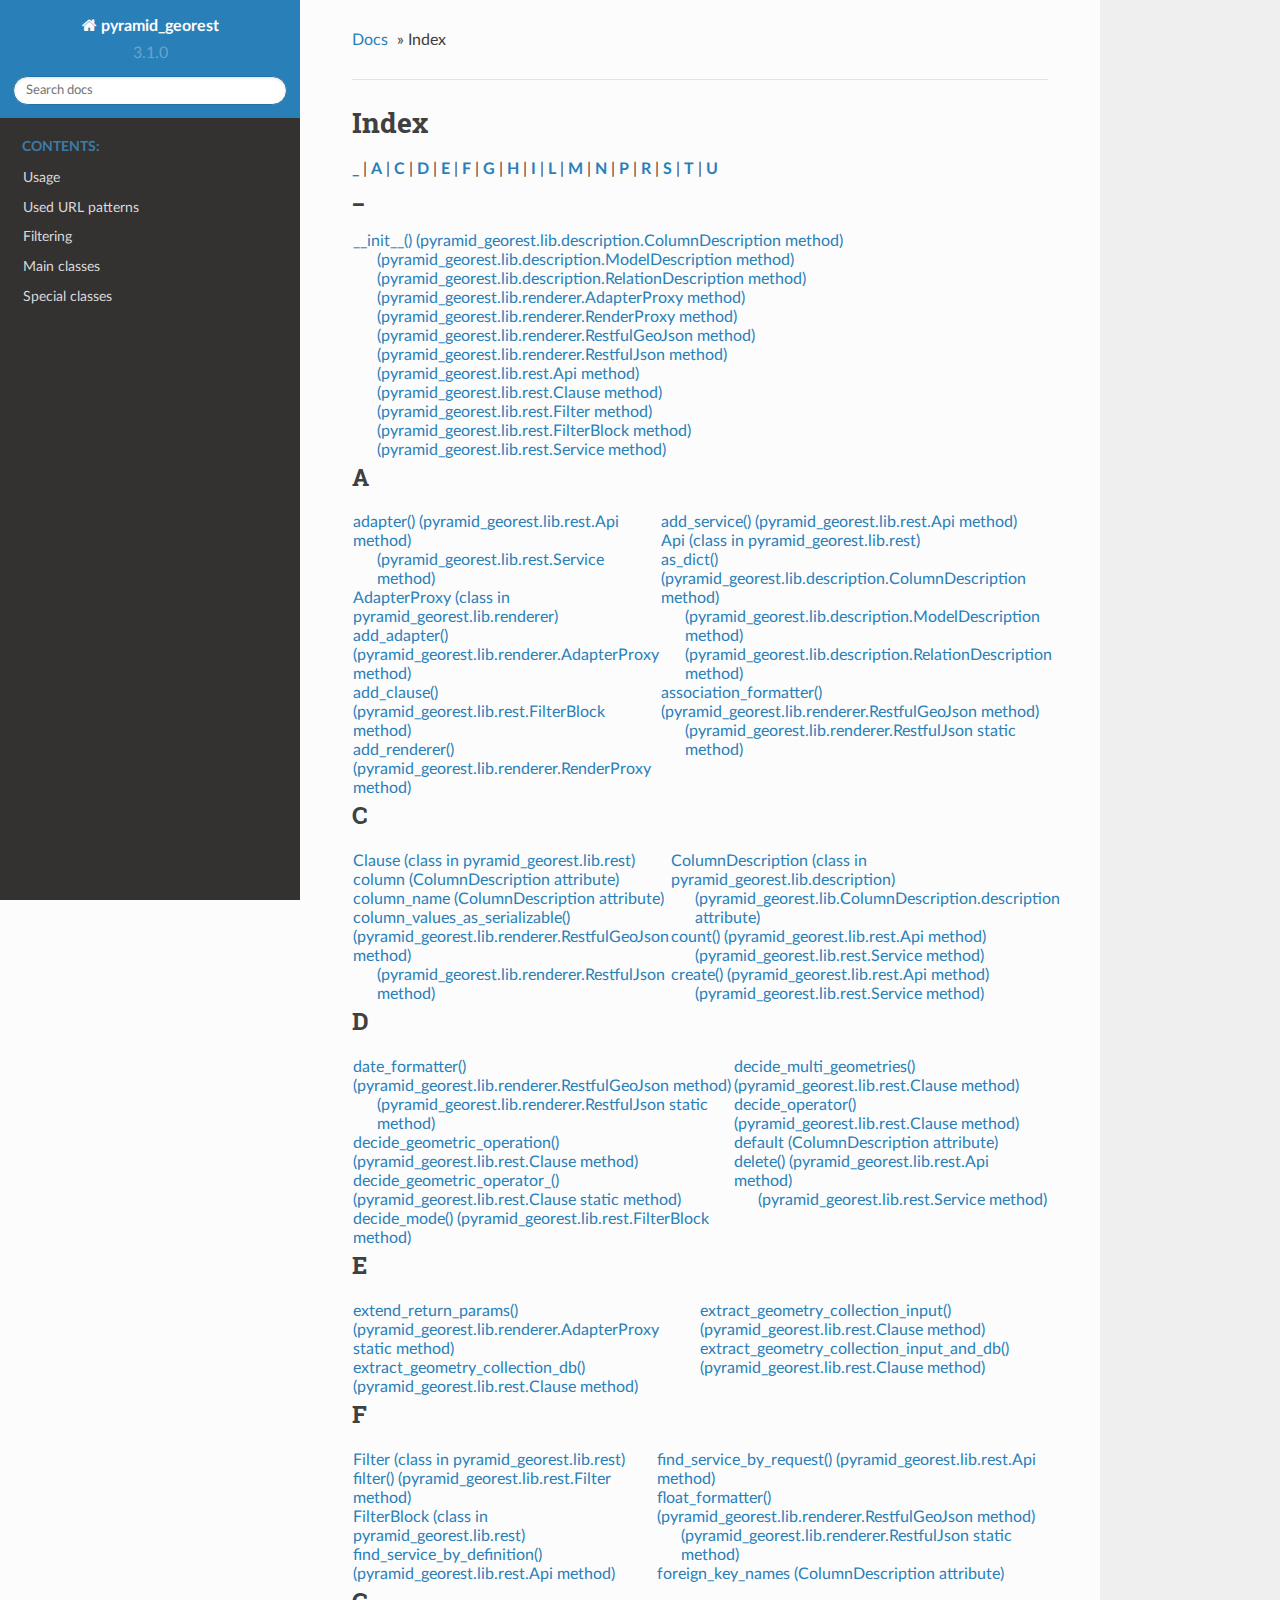
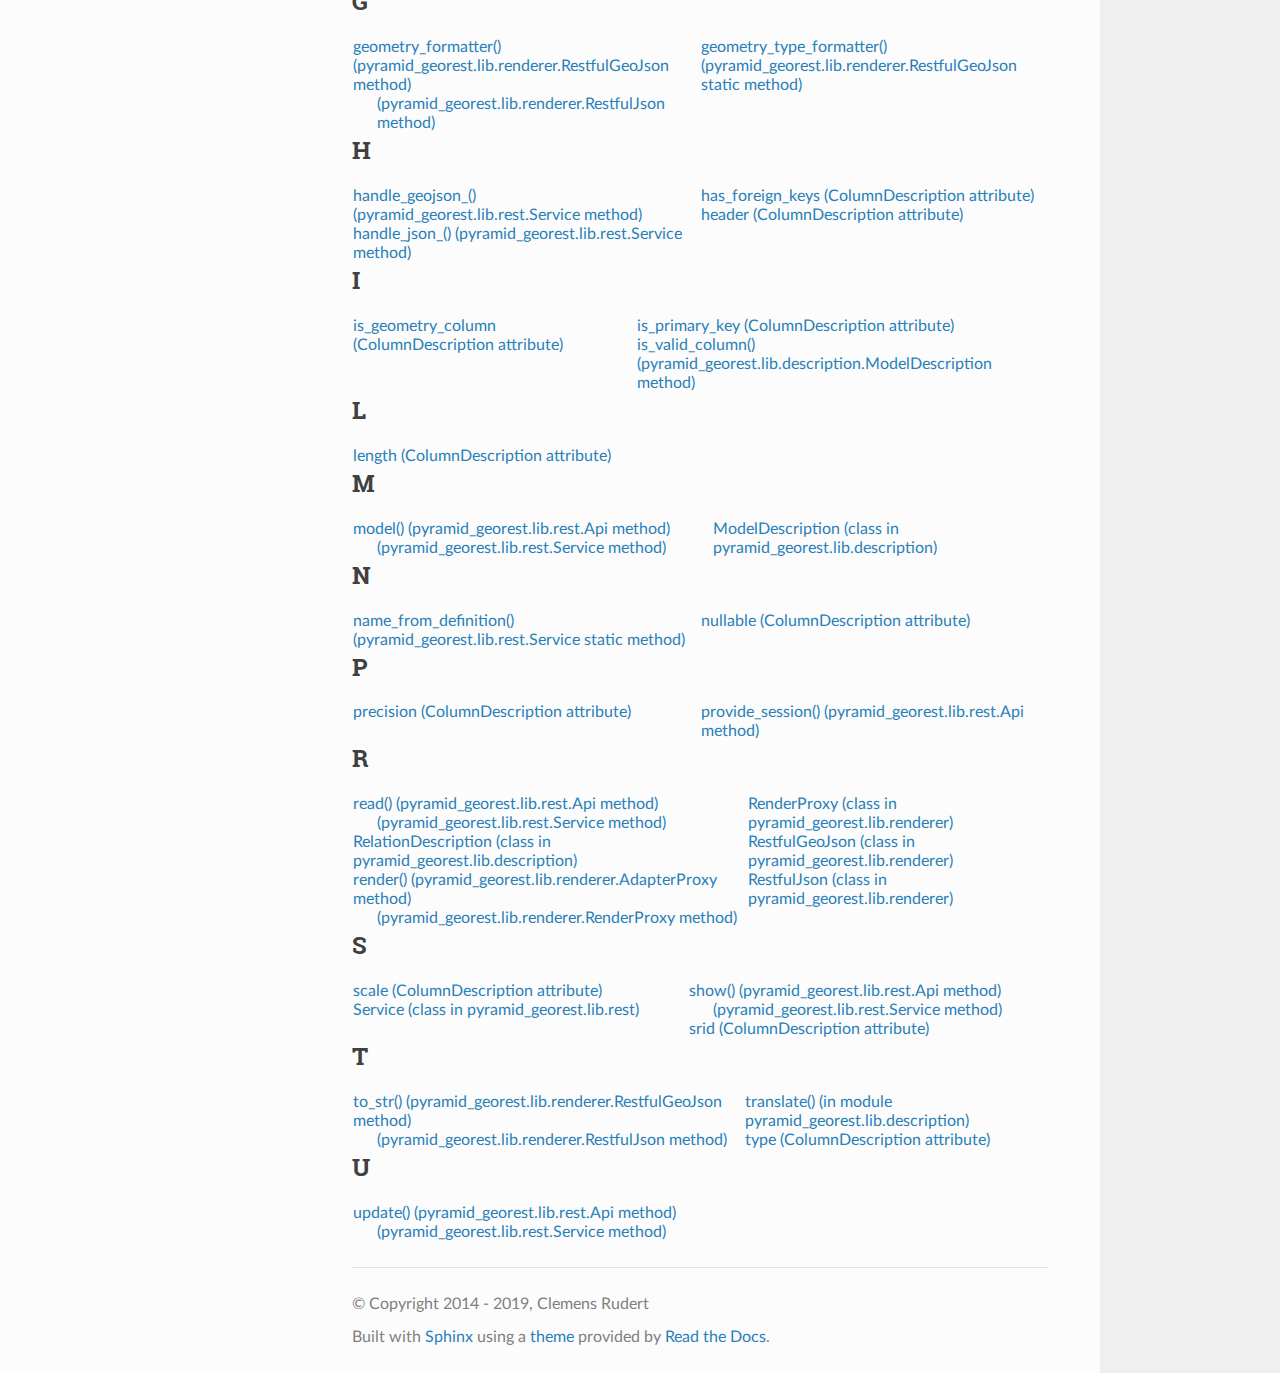
<file: genindex.html>
<!DOCTYPE html>
<!--[if IE 8]><html class="no-js lt-ie9" lang="en" > <![endif]-->
<!--[if gt IE 8]><!--> <html class="no-js" lang="en" > <!--<![endif]-->
<head>
  <meta charset="utf-8">
  
  <meta name="viewport" content="width=device-width, initial-scale=1.0">
  
  <title>Index &mdash; pyramid_georest 3.1.0-rc5 documentation</title>
  

  
  
  
  

  
  <script type="text/javascript" src="_static/js/modernizr.min.js"></script>
  
    
      <script type="text/javascript">
          var DOCUMENTATION_OPTIONS = {
              URL_ROOT:'./',
              VERSION:'3.1.0-rc5',
              LANGUAGE:'en',
              COLLAPSE_INDEX:false,
              FILE_SUFFIX:'.html',
              HAS_SOURCE:  true,
              SOURCELINK_SUFFIX: '.txt'
          };
      </script>
        <script type="text/javascript" src="_static/jquery.js"></script>
        <script type="text/javascript" src="_static/underscore.js"></script>
        <script type="text/javascript" src="_static/doctools.js"></script>
    
    <script type="text/javascript" src="_static/js/theme.js"></script>

    

  
  <link rel="stylesheet" href="_static/css/theme.css" type="text/css" />
  <link rel="stylesheet" href="_static/pygments.css" type="text/css" />
    <link rel="index" title="Index" href="#" />
    <link rel="search" title="Search" href="search.html" /> 
</head>

<body class="wy-body-for-nav">

   
  <div class="wy-grid-for-nav">
    
    <nav data-toggle="wy-nav-shift" class="wy-nav-side">
      <div class="wy-side-scroll">
        <div class="wy-side-nav-search" >
          

          
            <a href="index.html" class="icon icon-home"> pyramid_georest
          

          
          </a>

          
            
            
              <div class="version">
                3.1.0
              </div>
            
          

          
<div role="search">
  <form id="rtd-search-form" class="wy-form" action="search.html" method="get">
    <input type="text" name="q" placeholder="Search docs" />
    <input type="hidden" name="check_keywords" value="yes" />
    <input type="hidden" name="area" value="default" />
  </form>
</div>

          
        </div>

        <div class="wy-menu wy-menu-vertical" data-spy="affix" role="navigation" aria-label="main navigation">
          
            
            
              
            
            
              <p class="caption"><span class="caption-text">Contents:</span></p>
<ul>
<li class="toctree-l1"><a class="reference internal" href="usage.html">Usage</a></li>
<li class="toctree-l1"><a class="reference internal" href="url_patterns.html">Used URL patterns</a></li>
<li class="toctree-l1"><a class="reference internal" href="filter.html">Filtering</a></li>
<li class="toctree-l1"><a class="reference internal" href="main_classes.html">Main classes</a></li>
<li class="toctree-l1"><a class="reference internal" href="special_classes.html">Special classes</a></li>
</ul>

            
          
        </div>
      </div>
    </nav>

    <section data-toggle="wy-nav-shift" class="wy-nav-content-wrap">

      
      <nav class="wy-nav-top" aria-label="top navigation">
        
          <i data-toggle="wy-nav-top" class="fa fa-bars"></i>
          <a href="index.html">pyramid_georest</a>
        
      </nav>


      <div class="wy-nav-content">
        
        <div class="rst-content">
        
          















<div role="navigation" aria-label="breadcrumbs navigation">

  <ul class="wy-breadcrumbs">
    
      <li><a href="index.html">Docs</a> &raquo;</li>
        
      <li>Index</li>
    
    
      <li class="wy-breadcrumbs-aside">
        
            
        
      </li>
    
  </ul>

  
  <hr/>
</div>
          <div role="main" class="document" itemscope="itemscope" itemtype="http://schema.org/Article">
           <div itemprop="articleBody">
            

<h1 id="index">Index</h1>

<div class="genindex-jumpbox">
 <a href="#_"><strong>_</strong></a>
 | <a href="#A"><strong>A</strong></a>
 | <a href="#C"><strong>C</strong></a>
 | <a href="#D"><strong>D</strong></a>
 | <a href="#E"><strong>E</strong></a>
 | <a href="#F"><strong>F</strong></a>
 | <a href="#G"><strong>G</strong></a>
 | <a href="#H"><strong>H</strong></a>
 | <a href="#I"><strong>I</strong></a>
 | <a href="#L"><strong>L</strong></a>
 | <a href="#M"><strong>M</strong></a>
 | <a href="#N"><strong>N</strong></a>
 | <a href="#P"><strong>P</strong></a>
 | <a href="#R"><strong>R</strong></a>
 | <a href="#S"><strong>S</strong></a>
 | <a href="#T"><strong>T</strong></a>
 | <a href="#U"><strong>U</strong></a>
 
</div>
<h2 id="_">_</h2>
<table style="width: 100%" class="indextable genindextable"><tr>
  <td style="width: 33%; vertical-align: top;"><ul>
      <li><a href="special_classes.html#pyramid_georest.lib.description.ColumnDescription.__init__">__init__() (pyramid_georest.lib.description.ColumnDescription method)</a>

      <ul>
        <li><a href="special_classes.html#pyramid_georest.lib.description.ModelDescription.__init__">(pyramid_georest.lib.description.ModelDescription method)</a>
</li>
        <li><a href="special_classes.html#pyramid_georest.lib.description.RelationDescription.__init__">(pyramid_georest.lib.description.RelationDescription method)</a>
</li>
        <li><a href="special_classes.html#pyramid_georest.lib.renderer.AdapterProxy.__init__">(pyramid_georest.lib.renderer.AdapterProxy method)</a>
</li>
        <li><a href="special_classes.html#pyramid_georest.lib.renderer.RenderProxy.__init__">(pyramid_georest.lib.renderer.RenderProxy method)</a>
</li>
        <li><a href="special_classes.html#pyramid_georest.lib.renderer.RestfulGeoJson.__init__">(pyramid_georest.lib.renderer.RestfulGeoJson method)</a>
</li>
        <li><a href="special_classes.html#pyramid_georest.lib.renderer.RestfulJson.__init__">(pyramid_georest.lib.renderer.RestfulJson method)</a>
</li>
        <li><a href="main_classes.html#pyramid_georest.lib.rest.Api.__init__">(pyramid_georest.lib.rest.Api method)</a>
</li>
        <li><a href="special_classes.html#pyramid_georest.lib.rest.Clause.__init__">(pyramid_georest.lib.rest.Clause method)</a>
</li>
        <li><a href="special_classes.html#pyramid_georest.lib.rest.Filter.__init__">(pyramid_georest.lib.rest.Filter method)</a>
</li>
        <li><a href="special_classes.html#pyramid_georest.lib.rest.FilterBlock.__init__">(pyramid_georest.lib.rest.FilterBlock method)</a>
</li>
        <li><a href="main_classes.html#pyramid_georest.lib.rest.Service.__init__">(pyramid_georest.lib.rest.Service method)</a>
</li>
      </ul></li>
  </ul></td>
</tr></table>

<h2 id="A">A</h2>
<table style="width: 100%" class="indextable genindextable"><tr>
  <td style="width: 33%; vertical-align: top;"><ul>
      <li><a href="main_classes.html#pyramid_georest.lib.rest.Api.adapter">adapter() (pyramid_georest.lib.rest.Api method)</a>

      <ul>
        <li><a href="main_classes.html#pyramid_georest.lib.rest.Service.adapter">(pyramid_georest.lib.rest.Service method)</a>
</li>
      </ul></li>
      <li><a href="special_classes.html#pyramid_georest.lib.renderer.AdapterProxy">AdapterProxy (class in pyramid_georest.lib.renderer)</a>
</li>
      <li><a href="special_classes.html#pyramid_georest.lib.renderer.AdapterProxy.add_adapter">add_adapter() (pyramid_georest.lib.renderer.AdapterProxy method)</a>
</li>
      <li><a href="special_classes.html#pyramid_georest.lib.rest.FilterBlock.add_clause">add_clause() (pyramid_georest.lib.rest.FilterBlock method)</a>
</li>
      <li><a href="special_classes.html#pyramid_georest.lib.renderer.RenderProxy.add_renderer">add_renderer() (pyramid_georest.lib.renderer.RenderProxy method)</a>
</li>
  </ul></td>
  <td style="width: 33%; vertical-align: top;"><ul>
      <li><a href="main_classes.html#pyramid_georest.lib.rest.Api.add_service">add_service() (pyramid_georest.lib.rest.Api method)</a>
</li>
      <li><a href="main_classes.html#pyramid_georest.lib.rest.Api">Api (class in pyramid_georest.lib.rest)</a>
</li>
      <li><a href="special_classes.html#pyramid_georest.lib.description.ColumnDescription.as_dict">as_dict() (pyramid_georest.lib.description.ColumnDescription method)</a>

      <ul>
        <li><a href="special_classes.html#pyramid_georest.lib.description.ModelDescription.as_dict">(pyramid_georest.lib.description.ModelDescription method)</a>
</li>
        <li><a href="special_classes.html#pyramid_georest.lib.description.RelationDescription.as_dict">(pyramid_georest.lib.description.RelationDescription method)</a>
</li>
      </ul></li>
      <li><a href="special_classes.html#pyramid_georest.lib.renderer.RestfulGeoJson.association_formatter">association_formatter() (pyramid_georest.lib.renderer.RestfulGeoJson method)</a>

      <ul>
        <li><a href="special_classes.html#pyramid_georest.lib.renderer.RestfulJson.association_formatter">(pyramid_georest.lib.renderer.RestfulJson static method)</a>
</li>
      </ul></li>
  </ul></td>
</tr></table>

<h2 id="C">C</h2>
<table style="width: 100%" class="indextable genindextable"><tr>
  <td style="width: 33%; vertical-align: top;"><ul>
      <li><a href="special_classes.html#pyramid_georest.lib.rest.Clause">Clause (class in pyramid_georest.lib.rest)</a>
</li>
      <li><a href="special_classes.html#ColumnDescription.column">column (ColumnDescription attribute)</a>
</li>
      <li><a href="special_classes.html#ColumnDescription.column_name">column_name (ColumnDescription attribute)</a>
</li>
      <li><a href="special_classes.html#pyramid_georest.lib.renderer.RestfulGeoJson.column_values_as_serializable">column_values_as_serializable() (pyramid_georest.lib.renderer.RestfulGeoJson method)</a>

      <ul>
        <li><a href="special_classes.html#pyramid_georest.lib.renderer.RestfulJson.column_values_as_serializable">(pyramid_georest.lib.renderer.RestfulJson method)</a>
</li>
      </ul></li>
  </ul></td>
  <td style="width: 33%; vertical-align: top;"><ul>
      <li><a href="special_classes.html#pyramid_georest.lib.description.ColumnDescription">ColumnDescription (class in pyramid_georest.lib.description)</a>

      <ul>
        <li><a href="special_classes.html#pyramid_georest.lib.ColumnDescription.description.ColumnDescription">(pyramid_georest.lib.ColumnDescription.description attribute)</a>
</li>
      </ul></li>
      <li><a href="main_classes.html#pyramid_georest.lib.rest.Api.count">count() (pyramid_georest.lib.rest.Api method)</a>

      <ul>
        <li><a href="main_classes.html#pyramid_georest.lib.rest.Service.count">(pyramid_georest.lib.rest.Service method)</a>
</li>
      </ul></li>
      <li><a href="main_classes.html#pyramid_georest.lib.rest.Api.create">create() (pyramid_georest.lib.rest.Api method)</a>

      <ul>
        <li><a href="main_classes.html#pyramid_georest.lib.rest.Service.create">(pyramid_georest.lib.rest.Service method)</a>
</li>
      </ul></li>
  </ul></td>
</tr></table>

<h2 id="D">D</h2>
<table style="width: 100%" class="indextable genindextable"><tr>
  <td style="width: 33%; vertical-align: top;"><ul>
      <li><a href="special_classes.html#pyramid_georest.lib.renderer.RestfulGeoJson.date_formatter">date_formatter() (pyramid_georest.lib.renderer.RestfulGeoJson method)</a>

      <ul>
        <li><a href="special_classes.html#pyramid_georest.lib.renderer.RestfulJson.date_formatter">(pyramid_georest.lib.renderer.RestfulJson static method)</a>
</li>
      </ul></li>
      <li><a href="special_classes.html#pyramid_georest.lib.rest.Clause.decide_geometric_operation">decide_geometric_operation() (pyramid_georest.lib.rest.Clause method)</a>
</li>
      <li><a href="special_classes.html#pyramid_georest.lib.rest.Clause.decide_geometric_operator_">decide_geometric_operator_() (pyramid_georest.lib.rest.Clause static method)</a>
</li>
      <li><a href="special_classes.html#pyramid_georest.lib.rest.FilterBlock.decide_mode">decide_mode() (pyramid_georest.lib.rest.FilterBlock method)</a>
</li>
  </ul></td>
  <td style="width: 33%; vertical-align: top;"><ul>
      <li><a href="special_classes.html#pyramid_georest.lib.rest.Clause.decide_multi_geometries">decide_multi_geometries() (pyramid_georest.lib.rest.Clause method)</a>
</li>
      <li><a href="special_classes.html#pyramid_georest.lib.rest.Clause.decide_operator">decide_operator() (pyramid_georest.lib.rest.Clause method)</a>
</li>
      <li><a href="special_classes.html#ColumnDescription.default">default (ColumnDescription attribute)</a>
</li>
      <li><a href="main_classes.html#pyramid_georest.lib.rest.Api.delete">delete() (pyramid_georest.lib.rest.Api method)</a>

      <ul>
        <li><a href="main_classes.html#pyramid_georest.lib.rest.Service.delete">(pyramid_georest.lib.rest.Service method)</a>
</li>
      </ul></li>
  </ul></td>
</tr></table>

<h2 id="E">E</h2>
<table style="width: 100%" class="indextable genindextable"><tr>
  <td style="width: 33%; vertical-align: top;"><ul>
      <li><a href="special_classes.html#pyramid_georest.lib.renderer.AdapterProxy.extend_return_params">extend_return_params() (pyramid_georest.lib.renderer.AdapterProxy static method)</a>
</li>
      <li><a href="special_classes.html#pyramid_georest.lib.rest.Clause.extract_geometry_collection_db">extract_geometry_collection_db() (pyramid_georest.lib.rest.Clause method)</a>
</li>
  </ul></td>
  <td style="width: 33%; vertical-align: top;"><ul>
      <li><a href="special_classes.html#pyramid_georest.lib.rest.Clause.extract_geometry_collection_input">extract_geometry_collection_input() (pyramid_georest.lib.rest.Clause method)</a>
</li>
      <li><a href="special_classes.html#pyramid_georest.lib.rest.Clause.extract_geometry_collection_input_and_db">extract_geometry_collection_input_and_db() (pyramid_georest.lib.rest.Clause method)</a>
</li>
  </ul></td>
</tr></table>

<h2 id="F">F</h2>
<table style="width: 100%" class="indextable genindextable"><tr>
  <td style="width: 33%; vertical-align: top;"><ul>
      <li><a href="special_classes.html#pyramid_georest.lib.rest.Filter">Filter (class in pyramid_georest.lib.rest)</a>
</li>
      <li><a href="special_classes.html#pyramid_georest.lib.rest.Filter.filter">filter() (pyramid_georest.lib.rest.Filter method)</a>
</li>
      <li><a href="special_classes.html#pyramid_georest.lib.rest.FilterBlock">FilterBlock (class in pyramid_georest.lib.rest)</a>
</li>
      <li><a href="main_classes.html#pyramid_georest.lib.rest.Api.find_service_by_definition">find_service_by_definition() (pyramid_georest.lib.rest.Api method)</a>
</li>
  </ul></td>
  <td style="width: 33%; vertical-align: top;"><ul>
      <li><a href="main_classes.html#pyramid_georest.lib.rest.Api.find_service_by_request">find_service_by_request() (pyramid_georest.lib.rest.Api method)</a>
</li>
      <li><a href="special_classes.html#pyramid_georest.lib.renderer.RestfulGeoJson.float_formatter">float_formatter() (pyramid_georest.lib.renderer.RestfulGeoJson method)</a>

      <ul>
        <li><a href="special_classes.html#pyramid_georest.lib.renderer.RestfulJson.float_formatter">(pyramid_georest.lib.renderer.RestfulJson static method)</a>
</li>
      </ul></li>
      <li><a href="special_classes.html#ColumnDescription.foreign_key_names">foreign_key_names (ColumnDescription attribute)</a>
</li>
  </ul></td>
</tr></table>

<h2 id="G">G</h2>
<table style="width: 100%" class="indextable genindextable"><tr>
  <td style="width: 33%; vertical-align: top;"><ul>
      <li><a href="special_classes.html#pyramid_georest.lib.renderer.RestfulGeoJson.geometry_formatter">geometry_formatter() (pyramid_georest.lib.renderer.RestfulGeoJson method)</a>

      <ul>
        <li><a href="special_classes.html#pyramid_georest.lib.renderer.RestfulJson.geometry_formatter">(pyramid_georest.lib.renderer.RestfulJson method)</a>
</li>
      </ul></li>
  </ul></td>
  <td style="width: 33%; vertical-align: top;"><ul>
      <li><a href="special_classes.html#pyramid_georest.lib.renderer.RestfulGeoJson.geometry_type_formatter">geometry_type_formatter() (pyramid_georest.lib.renderer.RestfulGeoJson static method)</a>
</li>
  </ul></td>
</tr></table>

<h2 id="H">H</h2>
<table style="width: 100%" class="indextable genindextable"><tr>
  <td style="width: 33%; vertical-align: top;"><ul>
      <li><a href="main_classes.html#pyramid_georest.lib.rest.Service.handle_geojson_">handle_geojson_() (pyramid_georest.lib.rest.Service method)</a>
</li>
      <li><a href="main_classes.html#pyramid_georest.lib.rest.Service.handle_json_">handle_json_() (pyramid_georest.lib.rest.Service method)</a>
</li>
  </ul></td>
  <td style="width: 33%; vertical-align: top;"><ul>
      <li><a href="special_classes.html#ColumnDescription.has_foreign_keys">has_foreign_keys (ColumnDescription attribute)</a>
</li>
      <li><a href="special_classes.html#ColumnDescription.header">header (ColumnDescription attribute)</a>
</li>
  </ul></td>
</tr></table>

<h2 id="I">I</h2>
<table style="width: 100%" class="indextable genindextable"><tr>
  <td style="width: 33%; vertical-align: top;"><ul>
      <li><a href="special_classes.html#ColumnDescription.is_geometry_column">is_geometry_column (ColumnDescription attribute)</a>
</li>
  </ul></td>
  <td style="width: 33%; vertical-align: top;"><ul>
      <li><a href="special_classes.html#ColumnDescription.is_primary_key">is_primary_key (ColumnDescription attribute)</a>
</li>
      <li><a href="special_classes.html#pyramid_georest.lib.description.ModelDescription.is_valid_column">is_valid_column() (pyramid_georest.lib.description.ModelDescription method)</a>
</li>
  </ul></td>
</tr></table>

<h2 id="L">L</h2>
<table style="width: 100%" class="indextable genindextable"><tr>
  <td style="width: 33%; vertical-align: top;"><ul>
      <li><a href="special_classes.html#ColumnDescription.length">length (ColumnDescription attribute)</a>
</li>
  </ul></td>
</tr></table>

<h2 id="M">M</h2>
<table style="width: 100%" class="indextable genindextable"><tr>
  <td style="width: 33%; vertical-align: top;"><ul>
      <li><a href="main_classes.html#pyramid_georest.lib.rest.Api.model">model() (pyramid_georest.lib.rest.Api method)</a>

      <ul>
        <li><a href="main_classes.html#pyramid_georest.lib.rest.Service.model">(pyramid_georest.lib.rest.Service method)</a>
</li>
      </ul></li>
  </ul></td>
  <td style="width: 33%; vertical-align: top;"><ul>
      <li><a href="special_classes.html#pyramid_georest.lib.description.ModelDescription">ModelDescription (class in pyramid_georest.lib.description)</a>
</li>
  </ul></td>
</tr></table>

<h2 id="N">N</h2>
<table style="width: 100%" class="indextable genindextable"><tr>
  <td style="width: 33%; vertical-align: top;"><ul>
      <li><a href="main_classes.html#pyramid_georest.lib.rest.Service.name_from_definition">name_from_definition() (pyramid_georest.lib.rest.Service static method)</a>
</li>
  </ul></td>
  <td style="width: 33%; vertical-align: top;"><ul>
      <li><a href="special_classes.html#ColumnDescription.nullable">nullable (ColumnDescription attribute)</a>
</li>
  </ul></td>
</tr></table>

<h2 id="P">P</h2>
<table style="width: 100%" class="indextable genindextable"><tr>
  <td style="width: 33%; vertical-align: top;"><ul>
      <li><a href="special_classes.html#ColumnDescription.precision">precision (ColumnDescription attribute)</a>
</li>
  </ul></td>
  <td style="width: 33%; vertical-align: top;"><ul>
      <li><a href="main_classes.html#pyramid_georest.lib.rest.Api.provide_session">provide_session() (pyramid_georest.lib.rest.Api method)</a>
</li>
  </ul></td>
</tr></table>

<h2 id="R">R</h2>
<table style="width: 100%" class="indextable genindextable"><tr>
  <td style="width: 33%; vertical-align: top;"><ul>
      <li><a href="main_classes.html#pyramid_georest.lib.rest.Api.read">read() (pyramid_georest.lib.rest.Api method)</a>

      <ul>
        <li><a href="main_classes.html#pyramid_georest.lib.rest.Service.read">(pyramid_georest.lib.rest.Service method)</a>
</li>
      </ul></li>
      <li><a href="special_classes.html#pyramid_georest.lib.description.RelationDescription">RelationDescription (class in pyramid_georest.lib.description)</a>
</li>
      <li><a href="special_classes.html#pyramid_georest.lib.renderer.AdapterProxy.render">render() (pyramid_georest.lib.renderer.AdapterProxy method)</a>

      <ul>
        <li><a href="special_classes.html#pyramid_georest.lib.renderer.RenderProxy.render">(pyramid_georest.lib.renderer.RenderProxy method)</a>
</li>
      </ul></li>
  </ul></td>
  <td style="width: 33%; vertical-align: top;"><ul>
      <li><a href="special_classes.html#pyramid_georest.lib.renderer.RenderProxy">RenderProxy (class in pyramid_georest.lib.renderer)</a>
</li>
      <li><a href="special_classes.html#pyramid_georest.lib.renderer.RestfulGeoJson">RestfulGeoJson (class in pyramid_georest.lib.renderer)</a>
</li>
      <li><a href="special_classes.html#pyramid_georest.lib.renderer.RestfulJson">RestfulJson (class in pyramid_georest.lib.renderer)</a>
</li>
  </ul></td>
</tr></table>

<h2 id="S">S</h2>
<table style="width: 100%" class="indextable genindextable"><tr>
  <td style="width: 33%; vertical-align: top;"><ul>
      <li><a href="special_classes.html#ColumnDescription.scale">scale (ColumnDescription attribute)</a>
</li>
      <li><a href="main_classes.html#pyramid_georest.lib.rest.Service">Service (class in pyramid_georest.lib.rest)</a>
</li>
  </ul></td>
  <td style="width: 33%; vertical-align: top;"><ul>
      <li><a href="main_classes.html#pyramid_georest.lib.rest.Api.show">show() (pyramid_georest.lib.rest.Api method)</a>

      <ul>
        <li><a href="main_classes.html#pyramid_georest.lib.rest.Service.show">(pyramid_georest.lib.rest.Service method)</a>
</li>
      </ul></li>
      <li><a href="special_classes.html#ColumnDescription.srid">srid (ColumnDescription attribute)</a>
</li>
  </ul></td>
</tr></table>

<h2 id="T">T</h2>
<table style="width: 100%" class="indextable genindextable"><tr>
  <td style="width: 33%; vertical-align: top;"><ul>
      <li><a href="special_classes.html#pyramid_georest.lib.renderer.RestfulGeoJson.to_str">to_str() (pyramid_georest.lib.renderer.RestfulGeoJson method)</a>

      <ul>
        <li><a href="special_classes.html#pyramid_georest.lib.renderer.RestfulJson.to_str">(pyramid_georest.lib.renderer.RestfulJson method)</a>
</li>
      </ul></li>
  </ul></td>
  <td style="width: 33%; vertical-align: top;"><ul>
      <li><a href="special_classes.html#pyramid_georest.lib.description.translate">translate() (in module pyramid_georest.lib.description)</a>
</li>
      <li><a href="special_classes.html#ColumnDescription.type">type (ColumnDescription attribute)</a>
</li>
  </ul></td>
</tr></table>

<h2 id="U">U</h2>
<table style="width: 100%" class="indextable genindextable"><tr>
  <td style="width: 33%; vertical-align: top;"><ul>
      <li><a href="main_classes.html#pyramid_georest.lib.rest.Api.update">update() (pyramid_georest.lib.rest.Api method)</a>

      <ul>
        <li><a href="main_classes.html#pyramid_georest.lib.rest.Service.update">(pyramid_georest.lib.rest.Service method)</a>
</li>
      </ul></li>
  </ul></td>
</tr></table>



           </div>
           
          </div>
          <footer>
  

  <hr/>

  <div role="contentinfo">
    <p>
        &copy; Copyright 2014 - 2019, Clemens Rudert

    </p>
  </div>
  Built with <a href="http://sphinx-doc.org/">Sphinx</a> using a <a href="https://github.com/rtfd/sphinx_rtd_theme">theme</a> provided by <a href="https://readthedocs.org">Read the Docs</a>. 

</footer>

        </div>
      </div>

    </section>

  </div>
  


  <script type="text/javascript">
      jQuery(function () {
          SphinxRtdTheme.Navigation.enable(true);
      });
  </script>

  
  
    
   

</body>
</html>
</file>
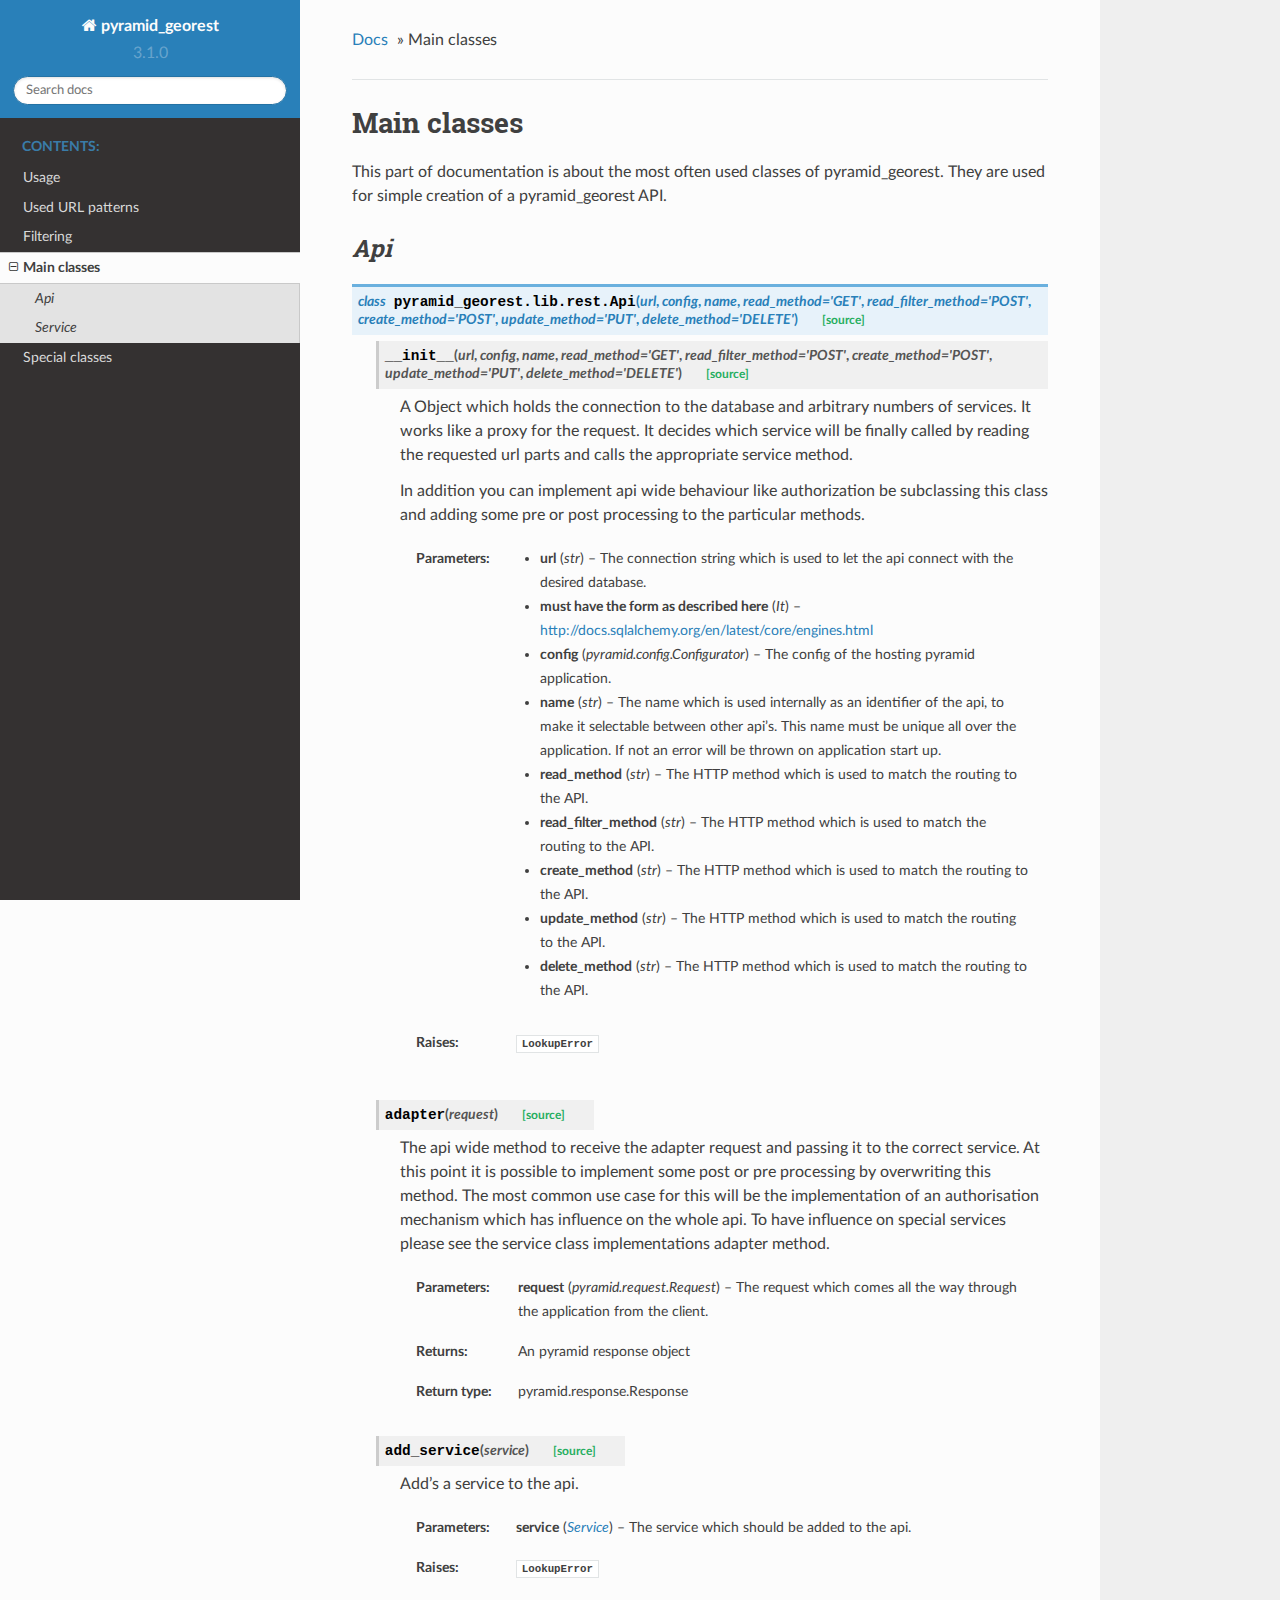
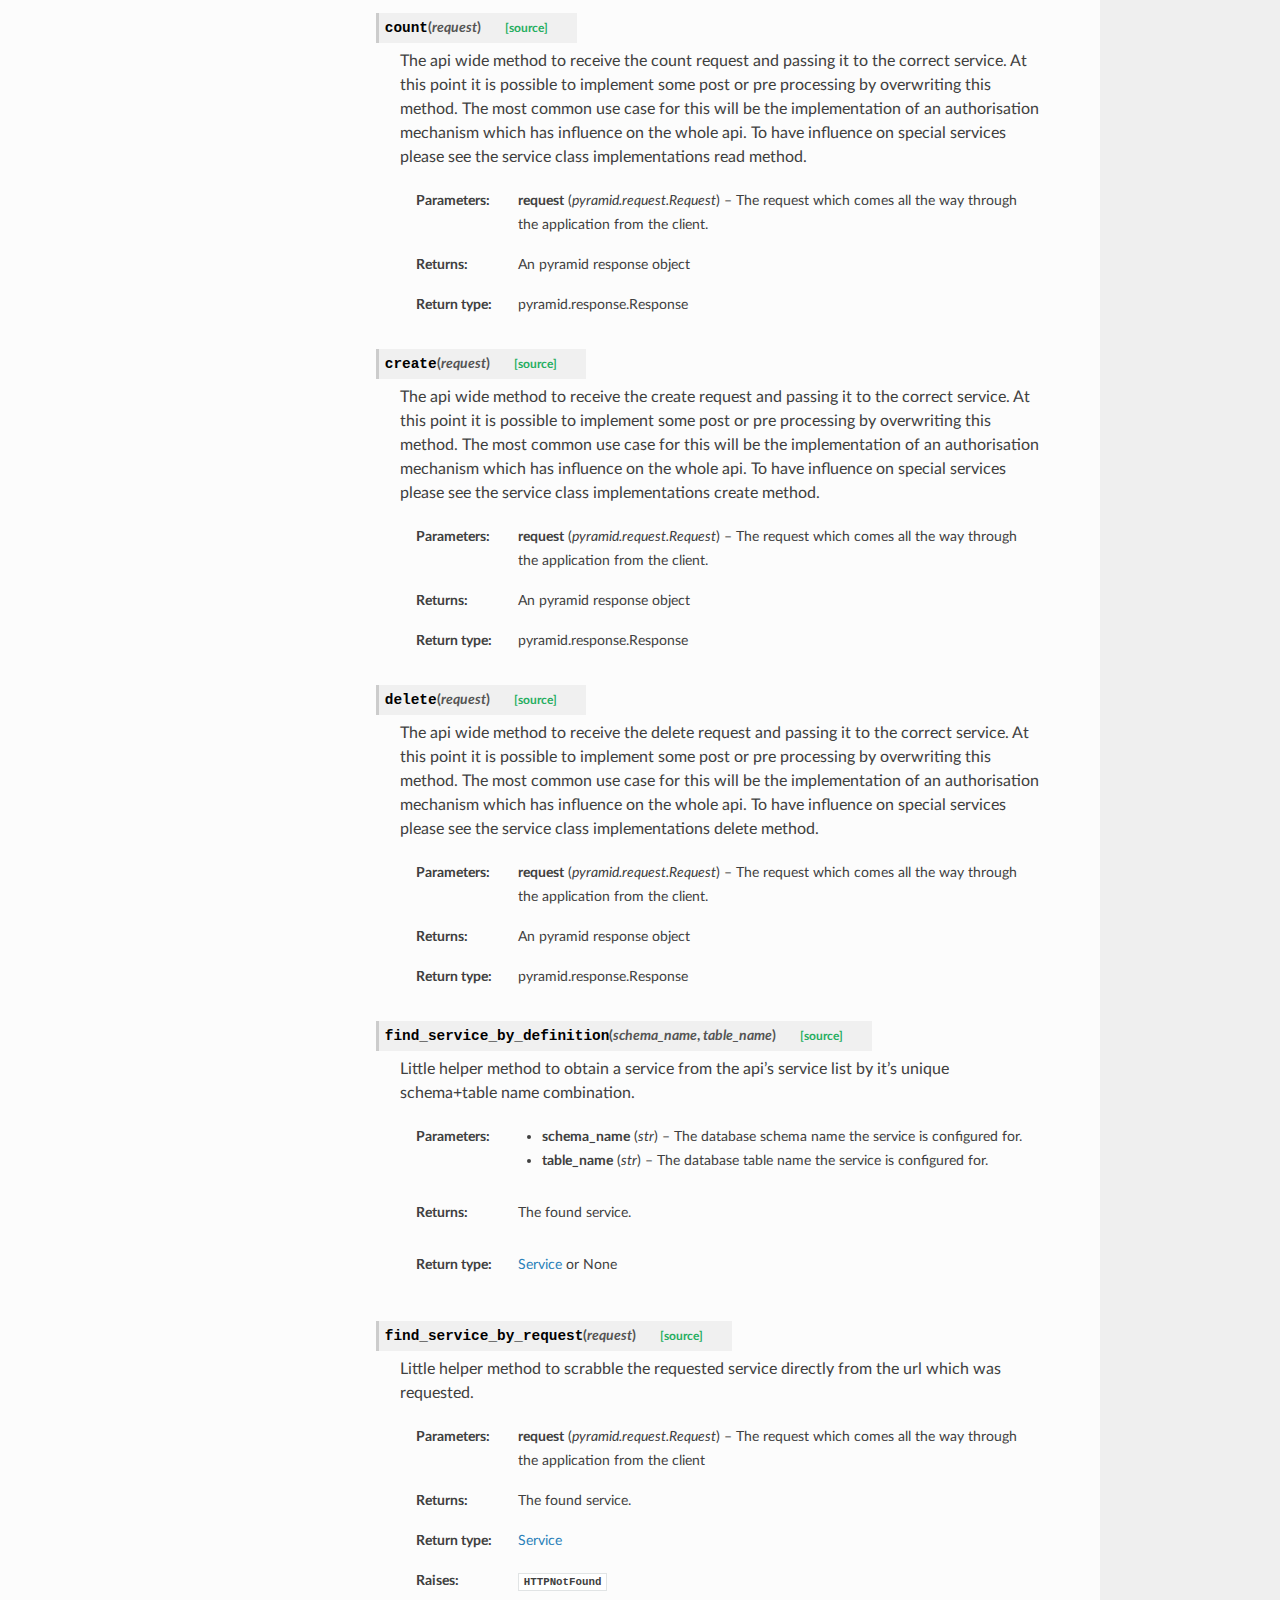
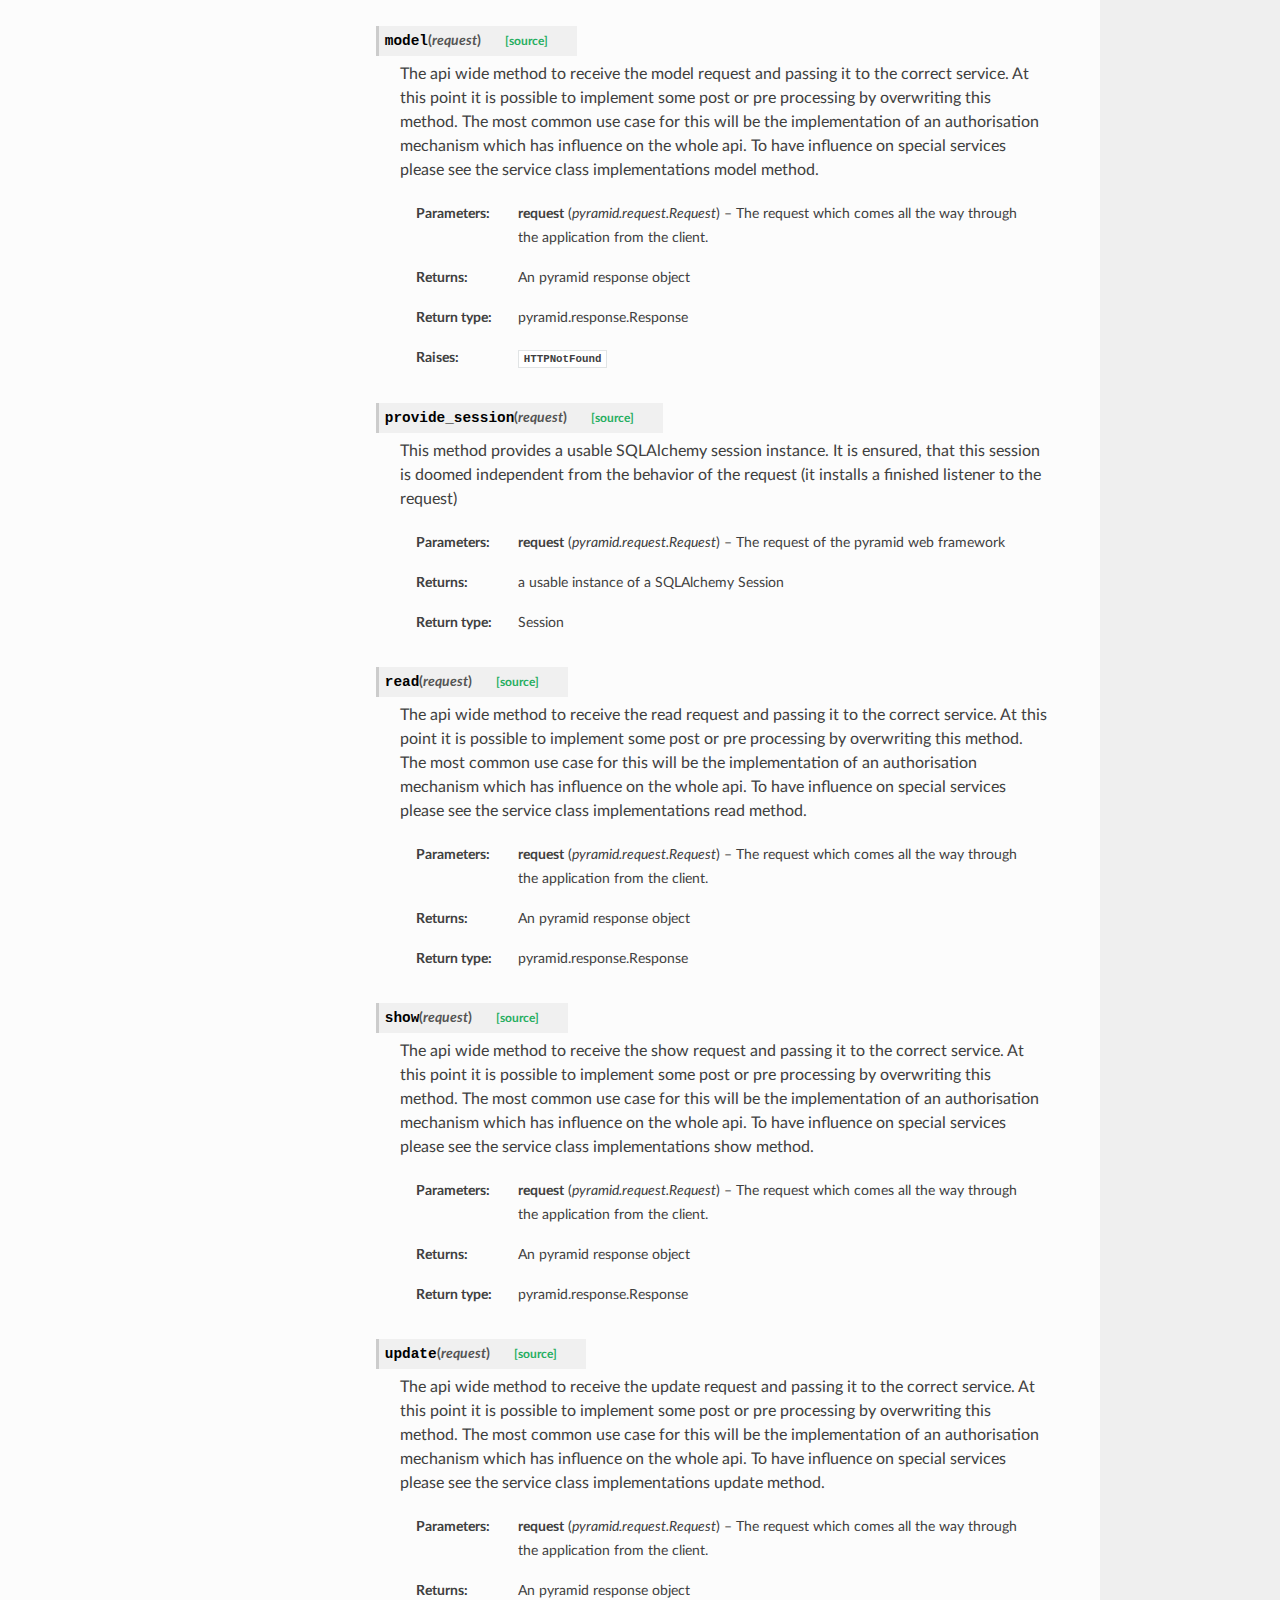
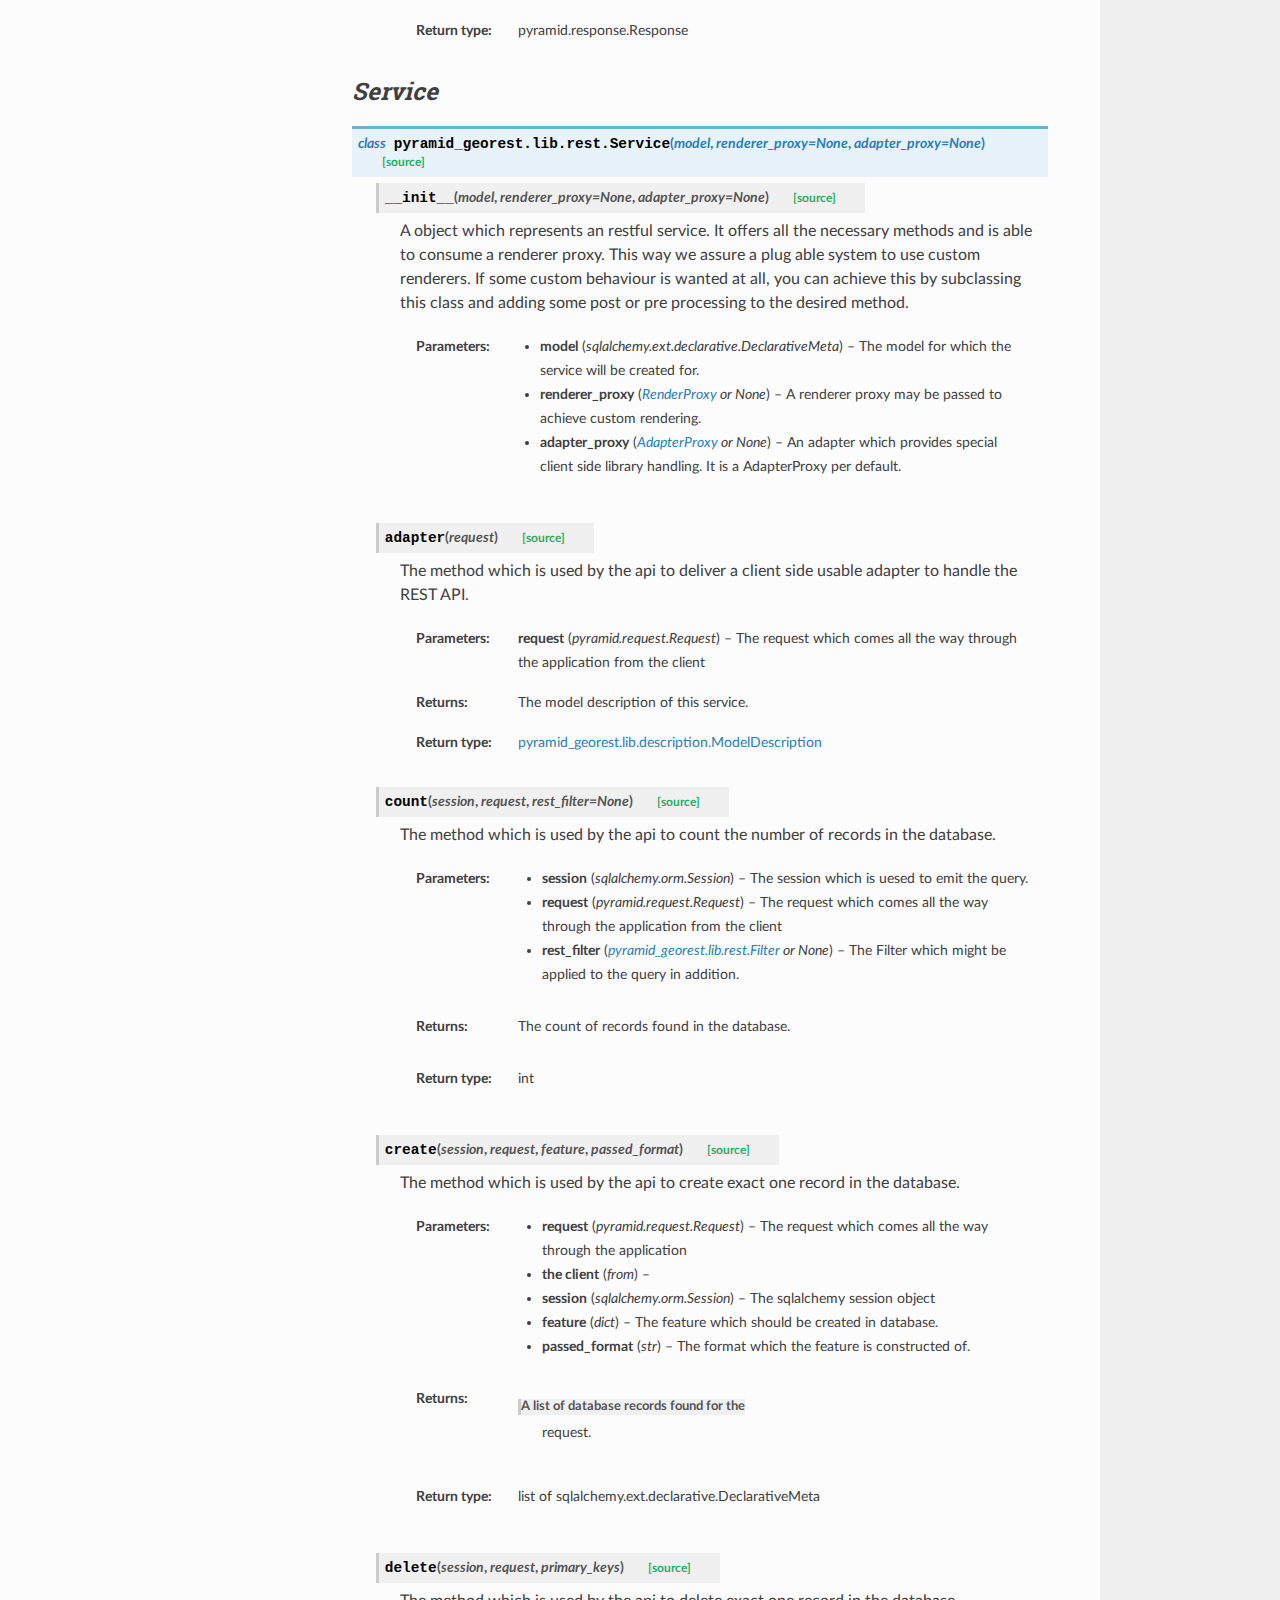
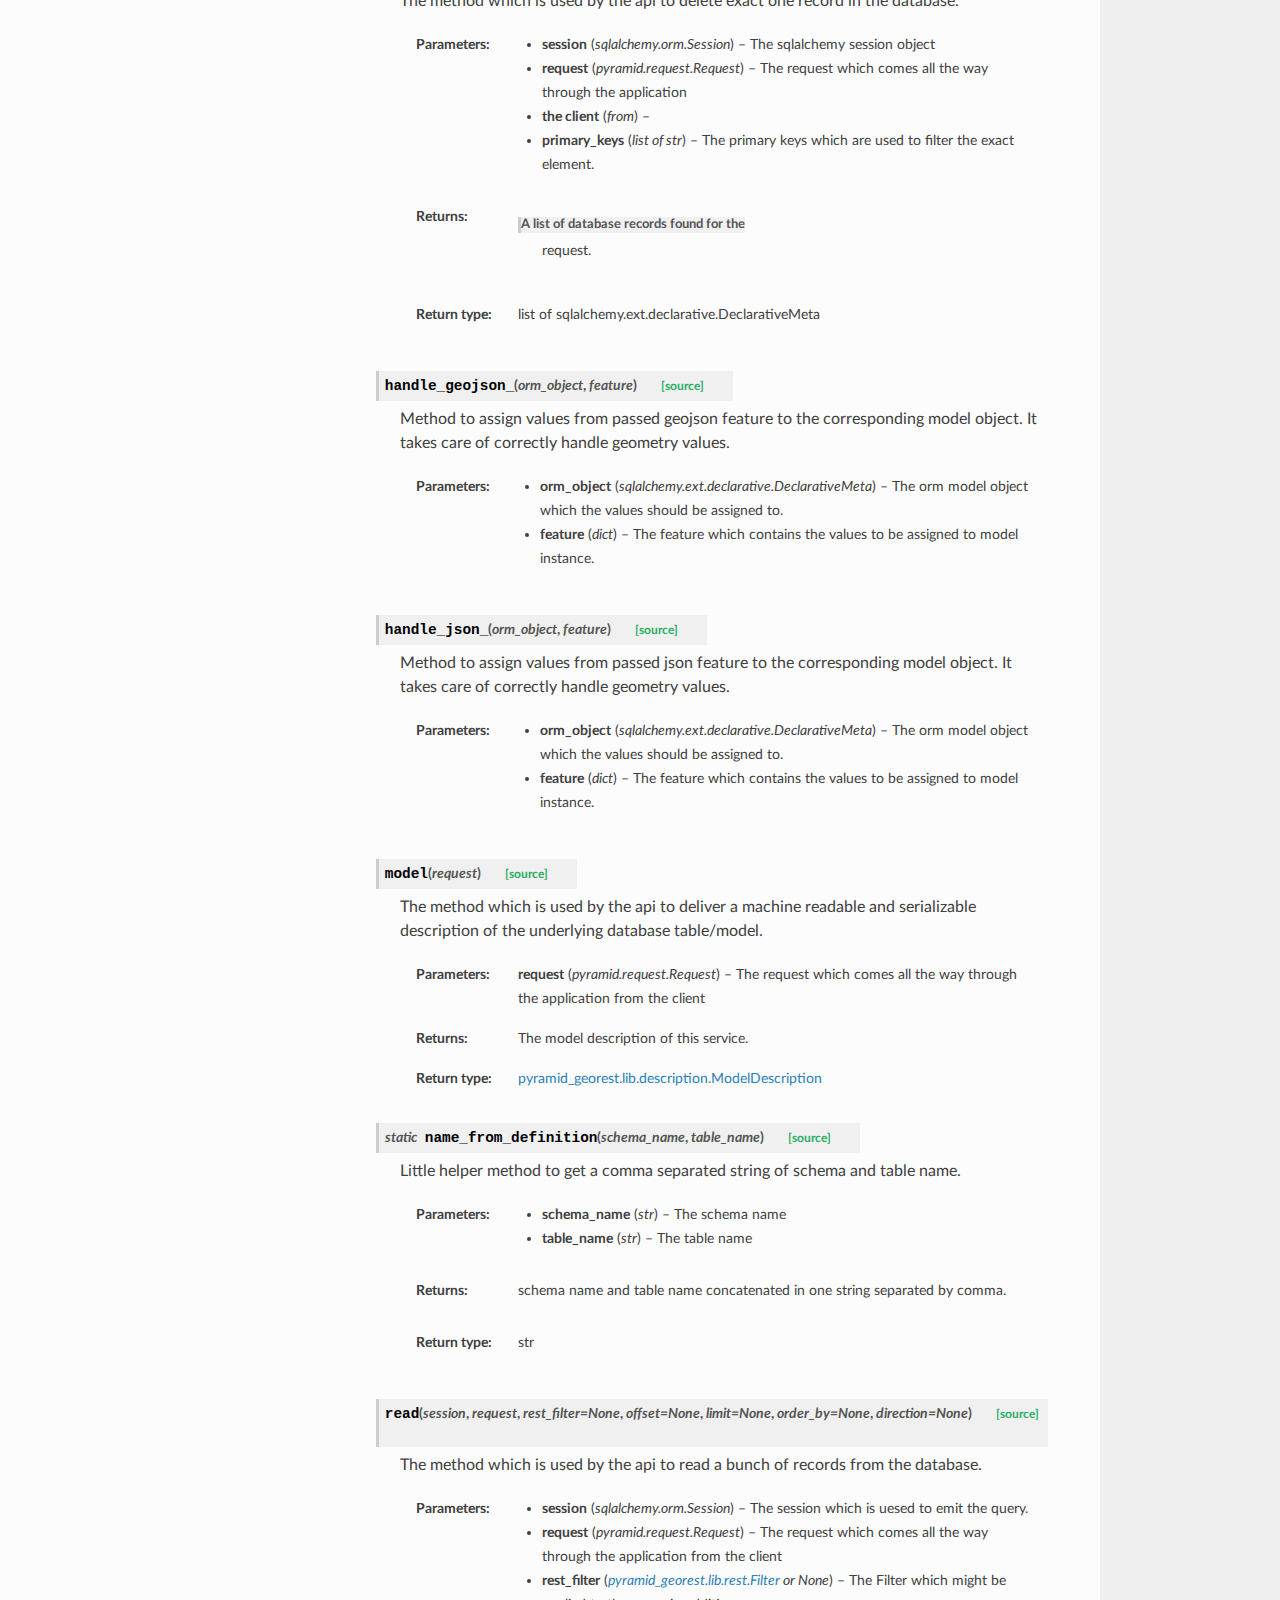
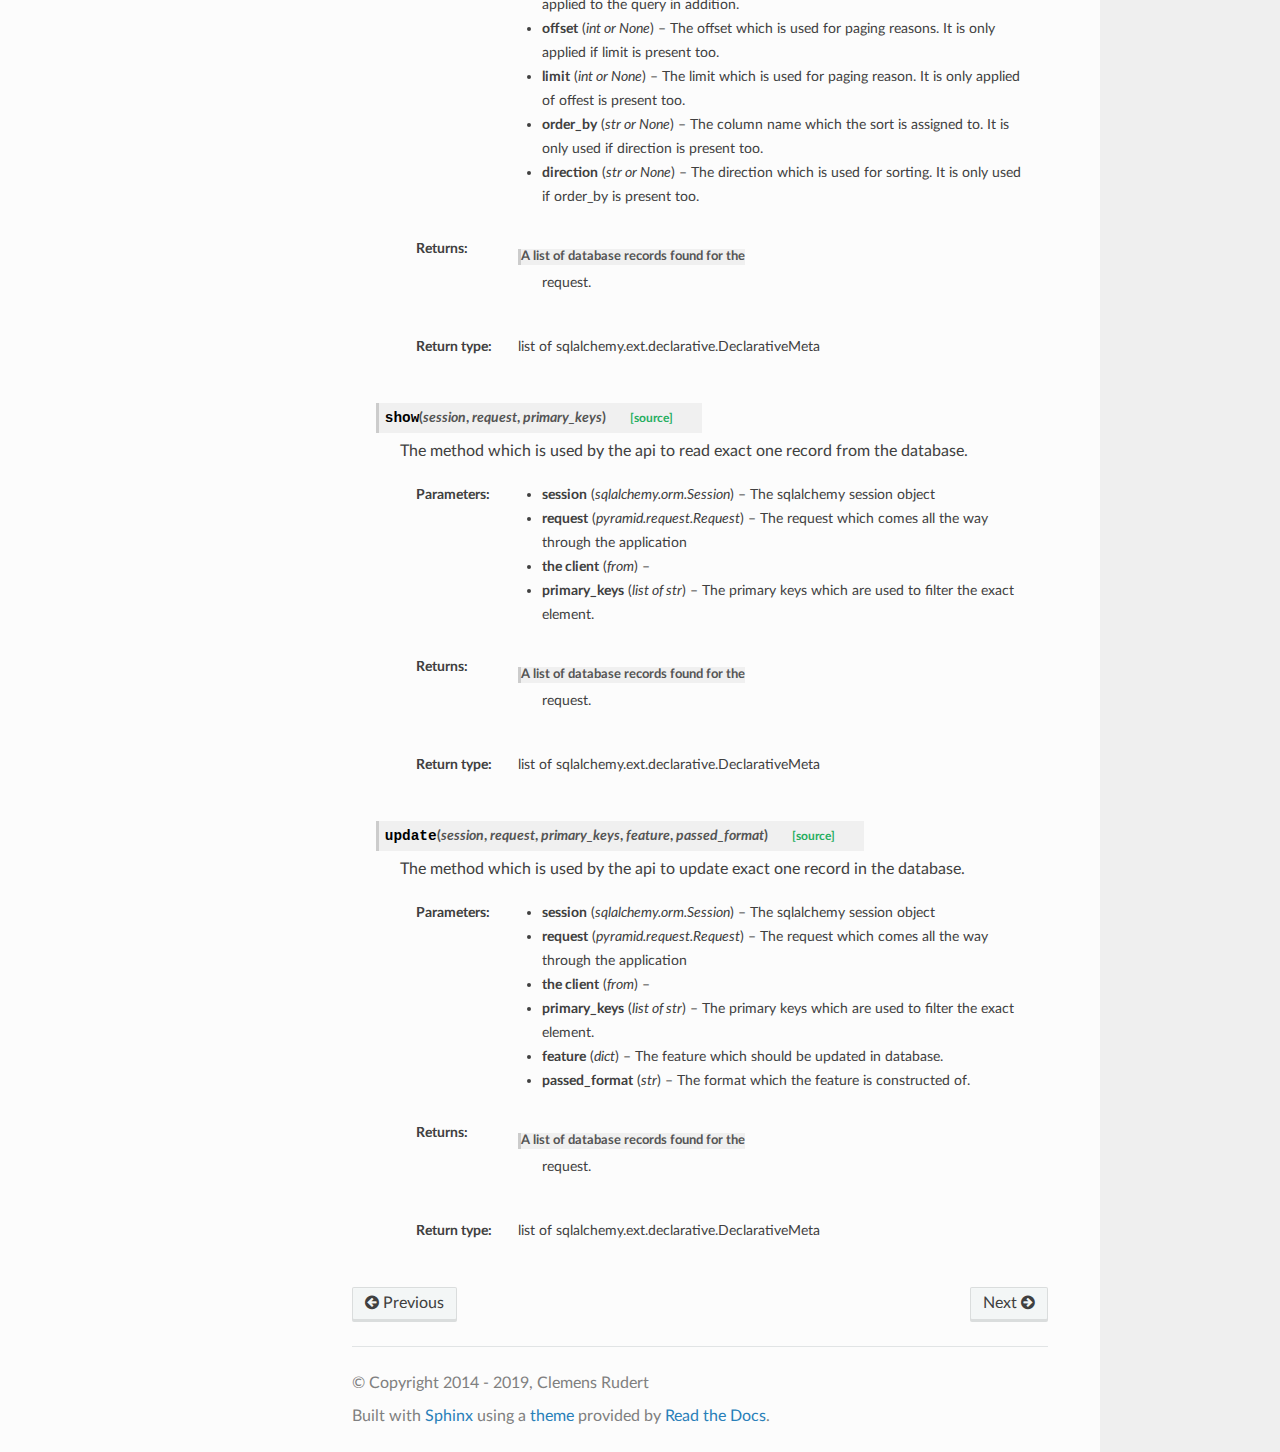
<file: main_classes.html>
<!DOCTYPE html>
<!--[if IE 8]><html class="no-js lt-ie9" lang="en" > <![endif]-->
<!--[if gt IE 8]><!--> <html class="no-js" lang="en" > <!--<![endif]-->
<head>
  <meta charset="utf-8">
  
  <meta name="viewport" content="width=device-width, initial-scale=1.0">
  
  <title>Main classes &mdash; pyramid_georest 3.1.0-rc5 documentation</title>
  

  
  
  
  

  
  <script type="text/javascript" src="_static/js/modernizr.min.js"></script>
  
    
      <script type="text/javascript">
          var DOCUMENTATION_OPTIONS = {
              URL_ROOT:'./',
              VERSION:'3.1.0-rc5',
              LANGUAGE:'en',
              COLLAPSE_INDEX:false,
              FILE_SUFFIX:'.html',
              HAS_SOURCE:  true,
              SOURCELINK_SUFFIX: '.txt'
          };
      </script>
        <script type="text/javascript" src="_static/jquery.js"></script>
        <script type="text/javascript" src="_static/underscore.js"></script>
        <script type="text/javascript" src="_static/doctools.js"></script>
    
    <script type="text/javascript" src="_static/js/theme.js"></script>

    

  
  <link rel="stylesheet" href="_static/css/theme.css" type="text/css" />
  <link rel="stylesheet" href="_static/pygments.css" type="text/css" />
    <link rel="index" title="Index" href="genindex.html" />
    <link rel="search" title="Search" href="search.html" />
    <link rel="next" title="Special classes" href="special_classes.html" />
    <link rel="prev" title="Filtering" href="filter.html" /> 
</head>

<body class="wy-body-for-nav">

   
  <div class="wy-grid-for-nav">
    
    <nav data-toggle="wy-nav-shift" class="wy-nav-side">
      <div class="wy-side-scroll">
        <div class="wy-side-nav-search" >
          

          
            <a href="index.html" class="icon icon-home"> pyramid_georest
          

          
          </a>

          
            
            
              <div class="version">
                3.1.0
              </div>
            
          

          
<div role="search">
  <form id="rtd-search-form" class="wy-form" action="search.html" method="get">
    <input type="text" name="q" placeholder="Search docs" />
    <input type="hidden" name="check_keywords" value="yes" />
    <input type="hidden" name="area" value="default" />
  </form>
</div>

          
        </div>

        <div class="wy-menu wy-menu-vertical" data-spy="affix" role="navigation" aria-label="main navigation">
          
            
            
              
            
            
              <p class="caption"><span class="caption-text">Contents:</span></p>
<ul class="current">
<li class="toctree-l1"><a class="reference internal" href="usage.html">Usage</a></li>
<li class="toctree-l1"><a class="reference internal" href="url_patterns.html">Used URL patterns</a></li>
<li class="toctree-l1"><a class="reference internal" href="filter.html">Filtering</a></li>
<li class="toctree-l1 current"><a class="current reference internal" href="#">Main classes</a><ul>
<li class="toctree-l2"><a class="reference internal" href="#api"><em>Api</em></a></li>
<li class="toctree-l2"><a class="reference internal" href="#service"><em>Service</em></a></li>
</ul>
</li>
<li class="toctree-l1"><a class="reference internal" href="special_classes.html">Special classes</a></li>
</ul>

            
          
        </div>
      </div>
    </nav>

    <section data-toggle="wy-nav-shift" class="wy-nav-content-wrap">

      
      <nav class="wy-nav-top" aria-label="top navigation">
        
          <i data-toggle="wy-nav-top" class="fa fa-bars"></i>
          <a href="index.html">pyramid_georest</a>
        
      </nav>


      <div class="wy-nav-content">
        
        <div class="rst-content">
        
          















<div role="navigation" aria-label="breadcrumbs navigation">

  <ul class="wy-breadcrumbs">
    
      <li><a href="index.html">Docs</a> &raquo;</li>
        
      <li>Main classes</li>
    
    
      <li class="wy-breadcrumbs-aside">
        
            
        
      </li>
    
  </ul>

  
  <hr/>
</div>
          <div role="main" class="document" itemscope="itemscope" itemtype="http://schema.org/Article">
           <div itemprop="articleBody">
            
  <div class="section" id="main-classes">
<span id="id1"></span><h1>Main classes<a class="headerlink" href="#main-classes" title="Permalink to this headline">¶</a></h1>
<p>This part of documentation is about the most often used classes of pyramid_georest. They are used for simple
creation of a pyramid_georest API.</p>
<div class="section" id="api">
<span id="modules-pyramid-georest-lib-rest-api"></span><h2><em>Api</em><a class="headerlink" href="#api" title="Permalink to this headline">¶</a></h2>
<dl class="class">
<dt id="pyramid_georest.lib.rest.Api">
<em class="property">class </em><code class="descclassname">pyramid_georest.lib.rest.</code><code class="descname">Api</code><span class="sig-paren">(</span><em>url</em>, <em>config</em>, <em>name</em>, <em>read_method='GET'</em>, <em>read_filter_method='POST'</em>, <em>create_method='POST'</em>, <em>update_method='PUT'</em>, <em>delete_method='DELETE'</em><span class="sig-paren">)</span><a class="reference internal" href="_modules/pyramid_georest/lib/rest.html#Api"><span class="viewcode-link">[source]</span></a><a class="headerlink" href="#pyramid_georest.lib.rest.Api" title="Permalink to this definition">¶</a></dt>
<dd><dl class="method">
<dt id="pyramid_georest.lib.rest.Api.__init__">
<code class="descname">__init__</code><span class="sig-paren">(</span><em>url</em>, <em>config</em>, <em>name</em>, <em>read_method='GET'</em>, <em>read_filter_method='POST'</em>, <em>create_method='POST'</em>, <em>update_method='PUT'</em>, <em>delete_method='DELETE'</em><span class="sig-paren">)</span><a class="reference internal" href="_modules/pyramid_georest/lib/rest.html#Api.__init__"><span class="viewcode-link">[source]</span></a><a class="headerlink" href="#pyramid_georest.lib.rest.Api.__init__" title="Permalink to this definition">¶</a></dt>
<dd><p>A Object which holds the connection to the database and arbitrary numbers of services. It works
like a proxy for the request. It decides which service will be finally called by reading
the requested url parts and calls the appropriate service method.</p>
<p>In addition you can implement api wide behaviour like authorization be subclassing this class
and adding some pre or post processing to the particular methods.</p>
<table class="docutils field-list" frame="void" rules="none">
<col class="field-name" />
<col class="field-body" />
<tbody valign="top">
<tr class="field-odd field"><th class="field-name">Parameters:</th><td class="field-body"><ul class="first simple">
<li><strong>url</strong> (<em>str</em>) &#8211; The connection string which is used to let the api connect with the desired database.</li>
<li><strong>must have the form as described here</strong> (<em>It</em>) &#8211; <a class="reference external" href="http://docs.sqlalchemy.org/en/latest/core/engines.html">http://docs.sqlalchemy.org/en/latest/core/engines.html</a></li>
<li><strong>config</strong> (<em>pyramid.config.Configurator</em>) &#8211; The config of the hosting pyramid application.</li>
<li><strong>name</strong> (<em>str</em>) &#8211; The name which is used internally as an identifier of the api, to make it selectable
between other api&#8217;s. This name must be unique all over the application. If not an error will
be thrown on application start up.</li>
<li><strong>read_method</strong> (<em>str</em>) &#8211; The HTTP method which is used to match the routing to the API.</li>
<li><strong>read_filter_method</strong> (<em>str</em>) &#8211; The HTTP method which is used to match the routing to the API.</li>
<li><strong>create_method</strong> (<em>str</em>) &#8211; The HTTP method which is used to match the routing to the API.</li>
<li><strong>update_method</strong> (<em>str</em>) &#8211; The HTTP method which is used to match the routing to the API.</li>
<li><strong>delete_method</strong> (<em>str</em>) &#8211; The HTTP method which is used to match the routing to the API.</li>
</ul>
</td>
</tr>
<tr class="field-even field"><th class="field-name">Raises:</th><td class="field-body"><p class="first last"><code class="xref py py-exc docutils literal"><span class="pre">LookupError</span></code></p>
</td>
</tr>
</tbody>
</table>
</dd></dl>

<dl class="method">
<dt id="pyramid_georest.lib.rest.Api.adapter">
<code class="descname">adapter</code><span class="sig-paren">(</span><em>request</em><span class="sig-paren">)</span><a class="reference internal" href="_modules/pyramid_georest/lib/rest.html#Api.adapter"><span class="viewcode-link">[source]</span></a><a class="headerlink" href="#pyramid_georest.lib.rest.Api.adapter" title="Permalink to this definition">¶</a></dt>
<dd><p>The api wide method to receive the adapter request and passing it to the correct service.
At this point it is possible to implement some post or pre processing by overwriting this method.
The most common use case for this will be the implementation of an authorisation mechanism which
has influence on the whole api. To have influence on special services please see the service class
implementations adapter method.</p>
<table class="docutils field-list" frame="void" rules="none">
<col class="field-name" />
<col class="field-body" />
<tbody valign="top">
<tr class="field-odd field"><th class="field-name">Parameters:</th><td class="field-body"><strong>request</strong> (<em>pyramid.request.Request</em>) &#8211; The request which comes all the way through the application
from the client.</td>
</tr>
<tr class="field-even field"><th class="field-name">Returns:</th><td class="field-body">An pyramid response object</td>
</tr>
<tr class="field-odd field"><th class="field-name">Return type:</th><td class="field-body">pyramid.response.Response</td>
</tr>
</tbody>
</table>
</dd></dl>

<dl class="method">
<dt id="pyramid_georest.lib.rest.Api.add_service">
<code class="descname">add_service</code><span class="sig-paren">(</span><em>service</em><span class="sig-paren">)</span><a class="reference internal" href="_modules/pyramid_georest/lib/rest.html#Api.add_service"><span class="viewcode-link">[source]</span></a><a class="headerlink" href="#pyramid_georest.lib.rest.Api.add_service" title="Permalink to this definition">¶</a></dt>
<dd><p>Add&#8217;s a service to the api.</p>
<table class="docutils field-list" frame="void" rules="none">
<col class="field-name" />
<col class="field-body" />
<tbody valign="top">
<tr class="field-odd field"><th class="field-name">Parameters:</th><td class="field-body"><strong>service</strong> (<a class="reference internal" href="#pyramid_georest.lib.rest.Service" title="pyramid_georest.lib.rest.Service"><em>Service</em></a>) &#8211; The service which should be added to the api.</td>
</tr>
<tr class="field-even field"><th class="field-name">Raises:</th><td class="field-body"><code class="xref py py-exc docutils literal"><span class="pre">LookupError</span></code></td>
</tr>
</tbody>
</table>
</dd></dl>

<dl class="method">
<dt id="pyramid_georest.lib.rest.Api.count">
<code class="descname">count</code><span class="sig-paren">(</span><em>request</em><span class="sig-paren">)</span><a class="reference internal" href="_modules/pyramid_georest/lib/rest.html#Api.count"><span class="viewcode-link">[source]</span></a><a class="headerlink" href="#pyramid_georest.lib.rest.Api.count" title="Permalink to this definition">¶</a></dt>
<dd><p>The api wide method to receive the count request and passing it to the correct service. At this
point it is possible to implement some post or pre processing by overwriting this method.
The most common use case for this will be the implementation of an authorisation mechanism which has
influence on the whole api. To have influence on special services please see the service class
implementations read method.</p>
<table class="docutils field-list" frame="void" rules="none">
<col class="field-name" />
<col class="field-body" />
<tbody valign="top">
<tr class="field-odd field"><th class="field-name">Parameters:</th><td class="field-body"><strong>request</strong> (<em>pyramid.request.Request</em>) &#8211; The request which comes all the way through the application
from the client.</td>
</tr>
<tr class="field-even field"><th class="field-name">Returns:</th><td class="field-body">An pyramid response object</td>
</tr>
<tr class="field-odd field"><th class="field-name">Return type:</th><td class="field-body">pyramid.response.Response</td>
</tr>
</tbody>
</table>
</dd></dl>

<dl class="method">
<dt id="pyramid_georest.lib.rest.Api.create">
<code class="descname">create</code><span class="sig-paren">(</span><em>request</em><span class="sig-paren">)</span><a class="reference internal" href="_modules/pyramid_georest/lib/rest.html#Api.create"><span class="viewcode-link">[source]</span></a><a class="headerlink" href="#pyramid_georest.lib.rest.Api.create" title="Permalink to this definition">¶</a></dt>
<dd><p>The api wide method to receive the create request and passing it to the correct service.
At this point it is possible to implement some post or pre processing by overwriting this method.
The most common use case for this will be the implementation of an authorisation mechanism which
has influence on the whole api. To have influence on special services please see the service class
implementations create method.</p>
<table class="docutils field-list" frame="void" rules="none">
<col class="field-name" />
<col class="field-body" />
<tbody valign="top">
<tr class="field-odd field"><th class="field-name">Parameters:</th><td class="field-body"><strong>request</strong> (<em>pyramid.request.Request</em>) &#8211; The request which comes all the way through the application
from the client.</td>
</tr>
<tr class="field-even field"><th class="field-name">Returns:</th><td class="field-body">An pyramid response object</td>
</tr>
<tr class="field-odd field"><th class="field-name">Return type:</th><td class="field-body">pyramid.response.Response</td>
</tr>
</tbody>
</table>
</dd></dl>

<dl class="method">
<dt id="pyramid_georest.lib.rest.Api.delete">
<code class="descname">delete</code><span class="sig-paren">(</span><em>request</em><span class="sig-paren">)</span><a class="reference internal" href="_modules/pyramid_georest/lib/rest.html#Api.delete"><span class="viewcode-link">[source]</span></a><a class="headerlink" href="#pyramid_georest.lib.rest.Api.delete" title="Permalink to this definition">¶</a></dt>
<dd><p>The api wide method to receive the delete request and passing it to the correct service.
At this point it is possible to implement some post or pre processing by overwriting this method.
The most common use case for this will be the implementation of an authorisation mechanism which has
influence on the whole api. To have influence on special services please see the service class
implementations delete method.</p>
<table class="docutils field-list" frame="void" rules="none">
<col class="field-name" />
<col class="field-body" />
<tbody valign="top">
<tr class="field-odd field"><th class="field-name">Parameters:</th><td class="field-body"><strong>request</strong> (<em>pyramid.request.Request</em>) &#8211; The request which comes all the way through the application
from the client.</td>
</tr>
<tr class="field-even field"><th class="field-name">Returns:</th><td class="field-body">An pyramid response object</td>
</tr>
<tr class="field-odd field"><th class="field-name">Return type:</th><td class="field-body">pyramid.response.Response</td>
</tr>
</tbody>
</table>
</dd></dl>

<dl class="method">
<dt id="pyramid_georest.lib.rest.Api.find_service_by_definition">
<code class="descname">find_service_by_definition</code><span class="sig-paren">(</span><em>schema_name</em>, <em>table_name</em><span class="sig-paren">)</span><a class="reference internal" href="_modules/pyramid_georest/lib/rest.html#Api.find_service_by_definition"><span class="viewcode-link">[source]</span></a><a class="headerlink" href="#pyramid_georest.lib.rest.Api.find_service_by_definition" title="Permalink to this definition">¶</a></dt>
<dd><p>Little helper method to obtain a service from the api&#8217;s service list by it&#8217;s unique schema+table name
combination.</p>
<table class="docutils field-list" frame="void" rules="none">
<col class="field-name" />
<col class="field-body" />
<tbody valign="top">
<tr class="field-odd field"><th class="field-name">Parameters:</th><td class="field-body"><ul class="first simple">
<li><strong>schema_name</strong> (<em>str</em>) &#8211; The database schema name the service is configured for.</li>
<li><strong>table_name</strong> (<em>str</em>) &#8211; The database table name the service is configured for.</li>
</ul>
</td>
</tr>
<tr class="field-even field"><th class="field-name">Returns:</th><td class="field-body"><p class="first">The found service.</p>
</td>
</tr>
<tr class="field-odd field"><th class="field-name">Return type:</th><td class="field-body"><p class="first last"><a class="reference internal" href="#pyramid_georest.lib.rest.Service" title="pyramid_georest.lib.rest.Service">Service</a> or None</p>
</td>
</tr>
</tbody>
</table>
</dd></dl>

<dl class="method">
<dt id="pyramid_georest.lib.rest.Api.find_service_by_request">
<code class="descname">find_service_by_request</code><span class="sig-paren">(</span><em>request</em><span class="sig-paren">)</span><a class="reference internal" href="_modules/pyramid_georest/lib/rest.html#Api.find_service_by_request"><span class="viewcode-link">[source]</span></a><a class="headerlink" href="#pyramid_georest.lib.rest.Api.find_service_by_request" title="Permalink to this definition">¶</a></dt>
<dd><p>Little helper method to scrabble the requested service directly from the url which was requested.</p>
<table class="docutils field-list" frame="void" rules="none">
<col class="field-name" />
<col class="field-body" />
<tbody valign="top">
<tr class="field-odd field"><th class="field-name">Parameters:</th><td class="field-body"><strong>request</strong> (<em>pyramid.request.Request</em>) &#8211; The request which comes all the way through the application
from the client</td>
</tr>
<tr class="field-even field"><th class="field-name">Returns:</th><td class="field-body">The found service.</td>
</tr>
<tr class="field-odd field"><th class="field-name">Return type:</th><td class="field-body"><a class="reference internal" href="#pyramid_georest.lib.rest.Service" title="pyramid_georest.lib.rest.Service">Service</a></td>
</tr>
<tr class="field-even field"><th class="field-name">Raises:</th><td class="field-body"><code class="xref py py-exc docutils literal"><span class="pre">HTTPNotFound</span></code></td>
</tr>
</tbody>
</table>
</dd></dl>

<dl class="method">
<dt id="pyramid_georest.lib.rest.Api.model">
<code class="descname">model</code><span class="sig-paren">(</span><em>request</em><span class="sig-paren">)</span><a class="reference internal" href="_modules/pyramid_georest/lib/rest.html#Api.model"><span class="viewcode-link">[source]</span></a><a class="headerlink" href="#pyramid_georest.lib.rest.Api.model" title="Permalink to this definition">¶</a></dt>
<dd><p>The api wide method to receive the model request and passing it to the correct service.
At this point it is possible to implement some post or pre processing by overwriting this method.
The most common use case for this will be the implementation of an authorisation mechanism which
has influence on the whole api. To have influence on special services please see the service class
implementations model method.</p>
<table class="docutils field-list" frame="void" rules="none">
<col class="field-name" />
<col class="field-body" />
<tbody valign="top">
<tr class="field-odd field"><th class="field-name">Parameters:</th><td class="field-body"><strong>request</strong> (<em>pyramid.request.Request</em>) &#8211; The request which comes all the way through the application
from the client.</td>
</tr>
<tr class="field-even field"><th class="field-name">Returns:</th><td class="field-body">An pyramid response object</td>
</tr>
<tr class="field-odd field"><th class="field-name">Return type:</th><td class="field-body">pyramid.response.Response</td>
</tr>
<tr class="field-even field"><th class="field-name">Raises:</th><td class="field-body"><code class="xref py py-exc docutils literal"><span class="pre">HTTPNotFound</span></code></td>
</tr>
</tbody>
</table>
</dd></dl>

<dl class="method">
<dt id="pyramid_georest.lib.rest.Api.provide_session">
<code class="descname">provide_session</code><span class="sig-paren">(</span><em>request</em><span class="sig-paren">)</span><a class="reference internal" href="_modules/pyramid_georest/lib/rest.html#Api.provide_session"><span class="viewcode-link">[source]</span></a><a class="headerlink" href="#pyramid_georest.lib.rest.Api.provide_session" title="Permalink to this definition">¶</a></dt>
<dd><p>This method provides a usable SQLAlchemy session instance. It is ensured, that this session is doomed
independent from the behavior of the request (it installs a finished listener to the request)</p>
<table class="docutils field-list" frame="void" rules="none">
<col class="field-name" />
<col class="field-body" />
<tbody valign="top">
<tr class="field-odd field"><th class="field-name">Parameters:</th><td class="field-body"><strong>request</strong> (<em>pyramid.request.Request</em>) &#8211; The request of the pyramid web framework</td>
</tr>
<tr class="field-even field"><th class="field-name">Returns:</th><td class="field-body">a usable instance of a SQLAlchemy Session</td>
</tr>
<tr class="field-odd field"><th class="field-name">Return type:</th><td class="field-body">Session</td>
</tr>
</tbody>
</table>
</dd></dl>

<dl class="method">
<dt id="pyramid_georest.lib.rest.Api.read">
<code class="descname">read</code><span class="sig-paren">(</span><em>request</em><span class="sig-paren">)</span><a class="reference internal" href="_modules/pyramid_georest/lib/rest.html#Api.read"><span class="viewcode-link">[source]</span></a><a class="headerlink" href="#pyramid_georest.lib.rest.Api.read" title="Permalink to this definition">¶</a></dt>
<dd><p>The api wide method to receive the read request and passing it to the correct service. At this
point it is possible to implement some post or pre processing by overwriting this method.
The most common use case for this will be the implementation of an authorisation mechanism which has
influence on the whole api. To have influence on special services please see the service class
implementations read method.</p>
<table class="docutils field-list" frame="void" rules="none">
<col class="field-name" />
<col class="field-body" />
<tbody valign="top">
<tr class="field-odd field"><th class="field-name">Parameters:</th><td class="field-body"><strong>request</strong> (<em>pyramid.request.Request</em>) &#8211; The request which comes all the way through the application
from the client.</td>
</tr>
<tr class="field-even field"><th class="field-name">Returns:</th><td class="field-body">An pyramid response object</td>
</tr>
<tr class="field-odd field"><th class="field-name">Return type:</th><td class="field-body">pyramid.response.Response</td>
</tr>
</tbody>
</table>
</dd></dl>

<dl class="method">
<dt id="pyramid_georest.lib.rest.Api.show">
<code class="descname">show</code><span class="sig-paren">(</span><em>request</em><span class="sig-paren">)</span><a class="reference internal" href="_modules/pyramid_georest/lib/rest.html#Api.show"><span class="viewcode-link">[source]</span></a><a class="headerlink" href="#pyramid_georest.lib.rest.Api.show" title="Permalink to this definition">¶</a></dt>
<dd><p>The api wide method to receive the show request and passing it to the correct service. At this
point it is possible to implement some post or pre processing by overwriting this method.
The most common use case for this will be the implementation of an authorisation mechanism
which has influence on the whole api. To have influence on special services please see the service
class implementations show method.</p>
<table class="docutils field-list" frame="void" rules="none">
<col class="field-name" />
<col class="field-body" />
<tbody valign="top">
<tr class="field-odd field"><th class="field-name">Parameters:</th><td class="field-body"><strong>request</strong> (<em>pyramid.request.Request</em>) &#8211; The request which comes all the way through the application
from the client.</td>
</tr>
<tr class="field-even field"><th class="field-name">Returns:</th><td class="field-body">An pyramid response object</td>
</tr>
<tr class="field-odd field"><th class="field-name">Return type:</th><td class="field-body">pyramid.response.Response</td>
</tr>
</tbody>
</table>
</dd></dl>

<dl class="method">
<dt id="pyramid_georest.lib.rest.Api.update">
<code class="descname">update</code><span class="sig-paren">(</span><em>request</em><span class="sig-paren">)</span><a class="reference internal" href="_modules/pyramid_georest/lib/rest.html#Api.update"><span class="viewcode-link">[source]</span></a><a class="headerlink" href="#pyramid_georest.lib.rest.Api.update" title="Permalink to this definition">¶</a></dt>
<dd><p>The api wide method to receive the update request and passing it to the correct service.
At this point it is possible to implement some post or pre processing by overwriting this method.
The most common use case for this will be the implementation of an authorisation mechanism which has
influence on the whole api. To have influence on special services please see the service class
implementations update method.</p>
<table class="docutils field-list" frame="void" rules="none">
<col class="field-name" />
<col class="field-body" />
<tbody valign="top">
<tr class="field-odd field"><th class="field-name">Parameters:</th><td class="field-body"><strong>request</strong> (<em>pyramid.request.Request</em>) &#8211; The request which comes all the way through the application
from the client.</td>
</tr>
<tr class="field-even field"><th class="field-name">Returns:</th><td class="field-body">An pyramid response object</td>
</tr>
<tr class="field-odd field"><th class="field-name">Return type:</th><td class="field-body">pyramid.response.Response</td>
</tr>
</tbody>
</table>
</dd></dl>

</dd></dl>

</div>
<div class="section" id="service">
<span id="modules-pyramid-georest-lib-rest-service"></span><h2><em>Service</em><a class="headerlink" href="#service" title="Permalink to this headline">¶</a></h2>
<dl class="class">
<dt id="pyramid_georest.lib.rest.Service">
<em class="property">class </em><code class="descclassname">pyramid_georest.lib.rest.</code><code class="descname">Service</code><span class="sig-paren">(</span><em>model</em>, <em>renderer_proxy=None</em>, <em>adapter_proxy=None</em><span class="sig-paren">)</span><a class="reference internal" href="_modules/pyramid_georest/lib/rest.html#Service"><span class="viewcode-link">[source]</span></a><a class="headerlink" href="#pyramid_georest.lib.rest.Service" title="Permalink to this definition">¶</a></dt>
<dd><dl class="method">
<dt id="pyramid_georest.lib.rest.Service.__init__">
<code class="descname">__init__</code><span class="sig-paren">(</span><em>model</em>, <em>renderer_proxy=None</em>, <em>adapter_proxy=None</em><span class="sig-paren">)</span><a class="reference internal" href="_modules/pyramid_georest/lib/rest.html#Service.__init__"><span class="viewcode-link">[source]</span></a><a class="headerlink" href="#pyramid_georest.lib.rest.Service.__init__" title="Permalink to this definition">¶</a></dt>
<dd><p>A object which represents an restful service. It offers all the necessary methods and is able to
consume a renderer proxy. This way we assure a plug able system to use custom renderers.
If some custom behaviour is wanted at all, you can achieve this by subclassing this class and
adding some post or pre processing to the desired method.</p>
<table class="docutils field-list" frame="void" rules="none">
<col class="field-name" />
<col class="field-body" />
<tbody valign="top">
<tr class="field-odd field"><th class="field-name">Parameters:</th><td class="field-body"><ul class="first last simple">
<li><strong>model</strong> (<em>sqlalchemy.ext.declarative.DeclarativeMeta</em>) &#8211; The model for which the service will be
created for.</li>
<li><strong>renderer_proxy</strong> (<a class="reference internal" href="special_classes.html#pyramid_georest.lib.renderer.RenderProxy" title="pyramid_georest.lib.renderer.RenderProxy"><em>RenderProxy</em></a><em> or </em><em>None</em>) &#8211; A renderer proxy may be passed to achieve custom rendering.</li>
<li><strong>adapter_proxy</strong> (<a class="reference internal" href="special_classes.html#pyramid_georest.lib.renderer.AdapterProxy" title="pyramid_georest.lib.renderer.AdapterProxy"><em>AdapterProxy</em></a><em> or </em><em>None</em>) &#8211; An adapter which provides special client side library
handling. It is a AdapterProxy per default.</li>
</ul>
</td>
</tr>
</tbody>
</table>
</dd></dl>

<dl class="method">
<dt id="pyramid_georest.lib.rest.Service.adapter">
<code class="descname">adapter</code><span class="sig-paren">(</span><em>request</em><span class="sig-paren">)</span><a class="reference internal" href="_modules/pyramid_georest/lib/rest.html#Service.adapter"><span class="viewcode-link">[source]</span></a><a class="headerlink" href="#pyramid_georest.lib.rest.Service.adapter" title="Permalink to this definition">¶</a></dt>
<dd><p>The method which is used by the api to deliver a client side usable adapter to handle the REST API.</p>
<table class="docutils field-list" frame="void" rules="none">
<col class="field-name" />
<col class="field-body" />
<tbody valign="top">
<tr class="field-odd field"><th class="field-name">Parameters:</th><td class="field-body"><strong>request</strong> (<em>pyramid.request.Request</em>) &#8211; The request which comes all the way through the application
from the client</td>
</tr>
<tr class="field-even field"><th class="field-name">Returns:</th><td class="field-body">The model description of this service.</td>
</tr>
<tr class="field-odd field"><th class="field-name">Return type:</th><td class="field-body"><a class="reference internal" href="special_classes.html#pyramid_georest.lib.description.ModelDescription" title="pyramid_georest.lib.description.ModelDescription">pyramid_georest.lib.description.ModelDescription</a></td>
</tr>
</tbody>
</table>
</dd></dl>

<dl class="method">
<dt id="pyramid_georest.lib.rest.Service.count">
<code class="descname">count</code><span class="sig-paren">(</span><em>session</em>, <em>request</em>, <em>rest_filter=None</em><span class="sig-paren">)</span><a class="reference internal" href="_modules/pyramid_georest/lib/rest.html#Service.count"><span class="viewcode-link">[source]</span></a><a class="headerlink" href="#pyramid_georest.lib.rest.Service.count" title="Permalink to this definition">¶</a></dt>
<dd><p>The method which is used by the api to count the number of records in the database.</p>
<table class="docutils field-list" frame="void" rules="none">
<col class="field-name" />
<col class="field-body" />
<tbody valign="top">
<tr class="field-odd field"><th class="field-name">Parameters:</th><td class="field-body"><ul class="first simple">
<li><strong>session</strong> (<em>sqlalchemy.orm.Session</em>) &#8211; The session which is uesed to emit the query.</li>
<li><strong>request</strong> (<em>pyramid.request.Request</em>) &#8211; The request which comes all the way through the application
from the client</li>
<li><strong>rest_filter</strong> (<a class="reference internal" href="special_classes.html#pyramid_georest.lib.rest.Filter" title="pyramid_georest.lib.rest.Filter"><em>pyramid_georest.lib.rest.Filter</em></a><em> or </em><em>None</em>) &#8211; The Filter which might be applied to the
query in addition.</li>
</ul>
</td>
</tr>
<tr class="field-even field"><th class="field-name">Returns:</th><td class="field-body"><p class="first">The count of records found in the database.</p>
</td>
</tr>
<tr class="field-odd field"><th class="field-name">Return type:</th><td class="field-body"><p class="first last">int</p>
</td>
</tr>
</tbody>
</table>
</dd></dl>

<dl class="method">
<dt id="pyramid_georest.lib.rest.Service.create">
<code class="descname">create</code><span class="sig-paren">(</span><em>session</em>, <em>request</em>, <em>feature</em>, <em>passed_format</em><span class="sig-paren">)</span><a class="reference internal" href="_modules/pyramid_georest/lib/rest.html#Service.create"><span class="viewcode-link">[source]</span></a><a class="headerlink" href="#pyramid_georest.lib.rest.Service.create" title="Permalink to this definition">¶</a></dt>
<dd><p>The method which is used by the api to create exact one record in the database.</p>
<table class="docutils field-list" frame="void" rules="none">
<col class="field-name" />
<col class="field-body" />
<tbody valign="top">
<tr class="field-odd field"><th class="field-name">Parameters:</th><td class="field-body"><ul class="first simple">
<li><strong>request</strong> (<em>pyramid.request.Request</em>) &#8211; The request which comes all the way through the application</li>
<li><strong>the client</strong> (<em>from</em>) &#8211; </li>
<li><strong>session</strong> (<em>sqlalchemy.orm.Session</em>) &#8211; The sqlalchemy session object</li>
<li><strong>feature</strong> (<em>dict</em>) &#8211; The feature which should be created in database.</li>
<li><strong>passed_format</strong> (<em>str</em>) &#8211; The format which the feature is constructed of.</li>
</ul>
</td>
</tr>
<tr class="field-even field"><th class="field-name">Returns:</th><td class="field-body"><p class="first"><dl class="docutils">
<dt>A list of database records found for the</dt>
<dd><p class="first last">request.</p>
</dd>
</dl>
</p>
</td>
</tr>
<tr class="field-odd field"><th class="field-name">Return type:</th><td class="field-body"><p class="first last">list of sqlalchemy.ext.declarative.DeclarativeMeta</p>
</td>
</tr>
</tbody>
</table>
</dd></dl>

<dl class="method">
<dt id="pyramid_georest.lib.rest.Service.delete">
<code class="descname">delete</code><span class="sig-paren">(</span><em>session</em>, <em>request</em>, <em>primary_keys</em><span class="sig-paren">)</span><a class="reference internal" href="_modules/pyramid_georest/lib/rest.html#Service.delete"><span class="viewcode-link">[source]</span></a><a class="headerlink" href="#pyramid_georest.lib.rest.Service.delete" title="Permalink to this definition">¶</a></dt>
<dd><p>The method which is used by the api to delete exact one record in the database.</p>
<table class="docutils field-list" frame="void" rules="none">
<col class="field-name" />
<col class="field-body" />
<tbody valign="top">
<tr class="field-odd field"><th class="field-name">Parameters:</th><td class="field-body"><ul class="first simple">
<li><strong>session</strong> (<em>sqlalchemy.orm.Session</em>) &#8211; The sqlalchemy session object</li>
<li><strong>request</strong> (<em>pyramid.request.Request</em>) &#8211; The request which comes all the way through the application</li>
<li><strong>the client</strong> (<em>from</em>) &#8211; </li>
<li><strong>primary_keys</strong> (<em>list of str</em>) &#8211; The primary keys which are used to filter the exact element.</li>
</ul>
</td>
</tr>
<tr class="field-even field"><th class="field-name">Returns:</th><td class="field-body"><p class="first"><dl class="docutils">
<dt>A list of database records found for the</dt>
<dd><p class="first last">request.</p>
</dd>
</dl>
</p>
</td>
</tr>
<tr class="field-odd field"><th class="field-name">Return type:</th><td class="field-body"><p class="first last">list of sqlalchemy.ext.declarative.DeclarativeMeta</p>
</td>
</tr>
</tbody>
</table>
</dd></dl>

<dl class="method">
<dt id="pyramid_georest.lib.rest.Service.handle_geojson_">
<code class="descname">handle_geojson_</code><span class="sig-paren">(</span><em>orm_object</em>, <em>feature</em><span class="sig-paren">)</span><a class="reference internal" href="_modules/pyramid_georest/lib/rest.html#Service.handle_geojson_"><span class="viewcode-link">[source]</span></a><a class="headerlink" href="#pyramid_georest.lib.rest.Service.handle_geojson_" title="Permalink to this definition">¶</a></dt>
<dd><p>Method to assign values from passed geojson feature to the corresponding model object. It takes care
of correctly handle geometry values.</p>
<table class="docutils field-list" frame="void" rules="none">
<col class="field-name" />
<col class="field-body" />
<tbody valign="top">
<tr class="field-odd field"><th class="field-name">Parameters:</th><td class="field-body"><ul class="first last simple">
<li><strong>orm_object</strong> (<em>sqlalchemy.ext.declarative.DeclarativeMeta</em>) &#8211; The orm model object which the values
should be assigned to.</li>
<li><strong>feature</strong> (<em>dict</em>) &#8211; The feature which contains the values to be assigned to model instance.</li>
</ul>
</td>
</tr>
</tbody>
</table>
</dd></dl>

<dl class="method">
<dt id="pyramid_georest.lib.rest.Service.handle_json_">
<code class="descname">handle_json_</code><span class="sig-paren">(</span><em>orm_object</em>, <em>feature</em><span class="sig-paren">)</span><a class="reference internal" href="_modules/pyramid_georest/lib/rest.html#Service.handle_json_"><span class="viewcode-link">[source]</span></a><a class="headerlink" href="#pyramid_georest.lib.rest.Service.handle_json_" title="Permalink to this definition">¶</a></dt>
<dd><p>Method to assign values from passed json feature to the corresponding model object. It takes care of
correctly handle geometry values.</p>
<table class="docutils field-list" frame="void" rules="none">
<col class="field-name" />
<col class="field-body" />
<tbody valign="top">
<tr class="field-odd field"><th class="field-name">Parameters:</th><td class="field-body"><ul class="first last simple">
<li><strong>orm_object</strong> (<em>sqlalchemy.ext.declarative.DeclarativeMeta</em>) &#8211; The orm model object which the values
should be assigned to.</li>
<li><strong>feature</strong> (<em>dict</em>) &#8211; The feature which contains the values to be assigned to model instance.</li>
</ul>
</td>
</tr>
</tbody>
</table>
</dd></dl>

<dl class="method">
<dt id="pyramid_georest.lib.rest.Service.model">
<code class="descname">model</code><span class="sig-paren">(</span><em>request</em><span class="sig-paren">)</span><a class="reference internal" href="_modules/pyramid_georest/lib/rest.html#Service.model"><span class="viewcode-link">[source]</span></a><a class="headerlink" href="#pyramid_georest.lib.rest.Service.model" title="Permalink to this definition">¶</a></dt>
<dd><p>The method which is used by the api to deliver a machine readable and serializable description of
the underlying database table/model.</p>
<table class="docutils field-list" frame="void" rules="none">
<col class="field-name" />
<col class="field-body" />
<tbody valign="top">
<tr class="field-odd field"><th class="field-name">Parameters:</th><td class="field-body"><strong>request</strong> (<em>pyramid.request.Request</em>) &#8211; The request which comes all the way through the application
from the client</td>
</tr>
<tr class="field-even field"><th class="field-name">Returns:</th><td class="field-body">The model description of this service.</td>
</tr>
<tr class="field-odd field"><th class="field-name">Return type:</th><td class="field-body"><a class="reference internal" href="special_classes.html#pyramid_georest.lib.description.ModelDescription" title="pyramid_georest.lib.description.ModelDescription">pyramid_georest.lib.description.ModelDescription</a></td>
</tr>
</tbody>
</table>
</dd></dl>

<dl class="staticmethod">
<dt id="pyramid_georest.lib.rest.Service.name_from_definition">
<em class="property">static </em><code class="descname">name_from_definition</code><span class="sig-paren">(</span><em>schema_name</em>, <em>table_name</em><span class="sig-paren">)</span><a class="reference internal" href="_modules/pyramid_georest/lib/rest.html#Service.name_from_definition"><span class="viewcode-link">[source]</span></a><a class="headerlink" href="#pyramid_georest.lib.rest.Service.name_from_definition" title="Permalink to this definition">¶</a></dt>
<dd><p>Little helper method to get a comma separated string of schema and table name.</p>
<table class="docutils field-list" frame="void" rules="none">
<col class="field-name" />
<col class="field-body" />
<tbody valign="top">
<tr class="field-odd field"><th class="field-name">Parameters:</th><td class="field-body"><ul class="first simple">
<li><strong>schema_name</strong> (<em>str</em>) &#8211; The schema name</li>
<li><strong>table_name</strong> (<em>str</em>) &#8211; The table name</li>
</ul>
</td>
</tr>
<tr class="field-even field"><th class="field-name">Returns:</th><td class="field-body"><p class="first">schema name and table name concatenated in one string separated by comma.</p>
</td>
</tr>
<tr class="field-odd field"><th class="field-name">Return type:</th><td class="field-body"><p class="first last">str</p>
</td>
</tr>
</tbody>
</table>
</dd></dl>

<dl class="method">
<dt id="pyramid_georest.lib.rest.Service.read">
<code class="descname">read</code><span class="sig-paren">(</span><em>session</em>, <em>request</em>, <em>rest_filter=None</em>, <em>offset=None</em>, <em>limit=None</em>, <em>order_by=None</em>, <em>direction=None</em><span class="sig-paren">)</span><a class="reference internal" href="_modules/pyramid_georest/lib/rest.html#Service.read"><span class="viewcode-link">[source]</span></a><a class="headerlink" href="#pyramid_georest.lib.rest.Service.read" title="Permalink to this definition">¶</a></dt>
<dd><p>The method which is used by the api to read a bunch of records from the database.</p>
<table class="docutils field-list" frame="void" rules="none">
<col class="field-name" />
<col class="field-body" />
<tbody valign="top">
<tr class="field-odd field"><th class="field-name">Parameters:</th><td class="field-body"><ul class="first simple">
<li><strong>session</strong> (<em>sqlalchemy.orm.Session</em>) &#8211; The session which is uesed to emit the query.</li>
<li><strong>request</strong> (<em>pyramid.request.Request</em>) &#8211; The request which comes all the way through the application
from the client</li>
<li><strong>rest_filter</strong> (<a class="reference internal" href="special_classes.html#pyramid_georest.lib.rest.Filter" title="pyramid_georest.lib.rest.Filter"><em>pyramid_georest.lib.rest.Filter</em></a><em> or </em><em>None</em>) &#8211; The Filter which might be applied to the
query in addition.</li>
<li><strong>offset</strong> (<em>int</em><em> or </em><em>None</em>) &#8211; The offset which is used for paging reasons. It is only applied if limit is
present too.</li>
<li><strong>limit</strong> (<em>int</em><em> or </em><em>None</em>) &#8211; The limit which is used for paging reason. It is only applied of offest is
present too.</li>
<li><strong>order_by</strong> (<em>str</em><em> or </em><em>None</em>) &#8211; The column name which the sort is assigned to. It is only used if
direction is present too.</li>
<li><strong>direction</strong> (<em>str</em><em> or </em><em>None</em>) &#8211; The direction which is used for sorting. It is only used if order_by
is present too.</li>
</ul>
</td>
</tr>
<tr class="field-even field"><th class="field-name">Returns:</th><td class="field-body"><p class="first"><dl class="docutils">
<dt>A list of database records found for the</dt>
<dd><p class="first last">request.</p>
</dd>
</dl>
</p>
</td>
</tr>
<tr class="field-odd field"><th class="field-name">Return type:</th><td class="field-body"><p class="first last">list of sqlalchemy.ext.declarative.DeclarativeMeta</p>
</td>
</tr>
</tbody>
</table>
</dd></dl>

<dl class="method">
<dt id="pyramid_georest.lib.rest.Service.show">
<code class="descname">show</code><span class="sig-paren">(</span><em>session</em>, <em>request</em>, <em>primary_keys</em><span class="sig-paren">)</span><a class="reference internal" href="_modules/pyramid_georest/lib/rest.html#Service.show"><span class="viewcode-link">[source]</span></a><a class="headerlink" href="#pyramid_georest.lib.rest.Service.show" title="Permalink to this definition">¶</a></dt>
<dd><p>The method which is used by the api to read exact one record from the database.</p>
<table class="docutils field-list" frame="void" rules="none">
<col class="field-name" />
<col class="field-body" />
<tbody valign="top">
<tr class="field-odd field"><th class="field-name">Parameters:</th><td class="field-body"><ul class="first simple">
<li><strong>session</strong> (<em>sqlalchemy.orm.Session</em>) &#8211; The sqlalchemy session object</li>
<li><strong>request</strong> (<em>pyramid.request.Request</em>) &#8211; The request which comes all the way through the application</li>
<li><strong>the client</strong> (<em>from</em>) &#8211; </li>
<li><strong>primary_keys</strong> (<em>list of str</em>) &#8211; The primary keys which are used to filter the exact element.</li>
</ul>
</td>
</tr>
<tr class="field-even field"><th class="field-name">Returns:</th><td class="field-body"><p class="first"><dl class="docutils">
<dt>A list of database records found for the</dt>
<dd><p class="first last">request.</p>
</dd>
</dl>
</p>
</td>
</tr>
<tr class="field-odd field"><th class="field-name">Return type:</th><td class="field-body"><p class="first last">list of sqlalchemy.ext.declarative.DeclarativeMeta</p>
</td>
</tr>
</tbody>
</table>
</dd></dl>

<dl class="method">
<dt id="pyramid_georest.lib.rest.Service.update">
<code class="descname">update</code><span class="sig-paren">(</span><em>session</em>, <em>request</em>, <em>primary_keys</em>, <em>feature</em>, <em>passed_format</em><span class="sig-paren">)</span><a class="reference internal" href="_modules/pyramid_georest/lib/rest.html#Service.update"><span class="viewcode-link">[source]</span></a><a class="headerlink" href="#pyramid_georest.lib.rest.Service.update" title="Permalink to this definition">¶</a></dt>
<dd><p>The method which is used by the api to update exact one record in the database.</p>
<table class="docutils field-list" frame="void" rules="none">
<col class="field-name" />
<col class="field-body" />
<tbody valign="top">
<tr class="field-odd field"><th class="field-name">Parameters:</th><td class="field-body"><ul class="first simple">
<li><strong>session</strong> (<em>sqlalchemy.orm.Session</em>) &#8211; The sqlalchemy session object</li>
<li><strong>request</strong> (<em>pyramid.request.Request</em>) &#8211; The request which comes all the way through the application</li>
<li><strong>the client</strong> (<em>from</em>) &#8211; </li>
<li><strong>primary_keys</strong> (<em>list of str</em>) &#8211; The primary keys which are used to filter the exact element.</li>
<li><strong>feature</strong> (<em>dict</em>) &#8211; The feature which should be updated in database.</li>
<li><strong>passed_format</strong> (<em>str</em>) &#8211; The format which the feature is constructed of.</li>
</ul>
</td>
</tr>
<tr class="field-even field"><th class="field-name">Returns:</th><td class="field-body"><p class="first"><dl class="docutils">
<dt>A list of database records found for the</dt>
<dd><p class="first last">request.</p>
</dd>
</dl>
</p>
</td>
</tr>
<tr class="field-odd field"><th class="field-name">Return type:</th><td class="field-body"><p class="first last">list of sqlalchemy.ext.declarative.DeclarativeMeta</p>
</td>
</tr>
</tbody>
</table>
</dd></dl>

</dd></dl>

</div>
</div>


           </div>
           
          </div>
          <footer>
  
    <div class="rst-footer-buttons" role="navigation" aria-label="footer navigation">
      
        <a href="special_classes.html" class="btn btn-neutral float-right" title="Special classes" accesskey="n" rel="next">Next <span class="fa fa-arrow-circle-right"></span></a>
      
      
        <a href="filter.html" class="btn btn-neutral float-left" title="Filtering" accesskey="p" rel="prev"><span class="fa fa-arrow-circle-left"></span> Previous</a>
      
    </div>
  

  <hr/>

  <div role="contentinfo">
    <p>
        &copy; Copyright 2014 - 2019, Clemens Rudert

    </p>
  </div>
  Built with <a href="http://sphinx-doc.org/">Sphinx</a> using a <a href="https://github.com/rtfd/sphinx_rtd_theme">theme</a> provided by <a href="https://readthedocs.org">Read the Docs</a>. 

</footer>

        </div>
      </div>

    </section>

  </div>
  


  <script type="text/javascript">
      jQuery(function () {
          SphinxRtdTheme.Navigation.enable(true);
      });
  </script>

  
  
    
   

</body>
</html>
</file>
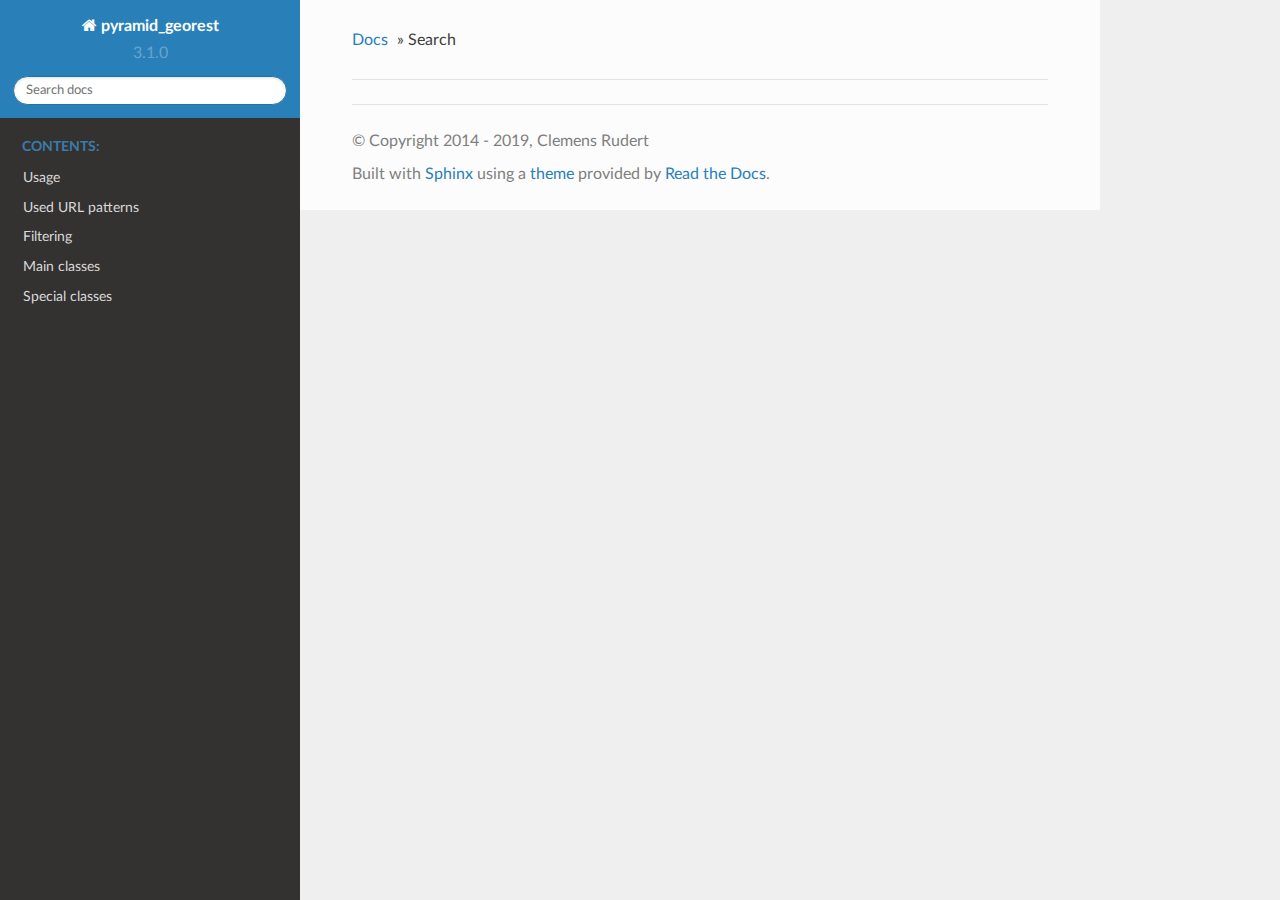
<file: search.html>
<!DOCTYPE html>
<!--[if IE 8]><html class="no-js lt-ie9" lang="en" > <![endif]-->
<!--[if gt IE 8]><!--> <html class="no-js" lang="en" > <!--<![endif]-->
<head>
  <meta charset="utf-8">
  
  <meta name="viewport" content="width=device-width, initial-scale=1.0">
  
  <title>Search &mdash; pyramid_georest 3.1.0-rc5 documentation</title>
  

  
  
  
  

  
  <script type="text/javascript" src="_static/js/modernizr.min.js"></script>
  
    
      <script type="text/javascript">
          var DOCUMENTATION_OPTIONS = {
              URL_ROOT:'./',
              VERSION:'3.1.0-rc5',
              LANGUAGE:'en',
              COLLAPSE_INDEX:false,
              FILE_SUFFIX:'.html',
              HAS_SOURCE:  true,
              SOURCELINK_SUFFIX: '.txt'
          };
      </script>
        <script type="text/javascript" src="_static/jquery.js"></script>
        <script type="text/javascript" src="_static/underscore.js"></script>
        <script type="text/javascript" src="_static/doctools.js"></script>
        <script type="text/javascript" src="_static/searchtools.js"></script>
    
    <script type="text/javascript" src="_static/js/theme.js"></script>

    

  
  <link rel="stylesheet" href="_static/css/theme.css" type="text/css" />
  <link rel="stylesheet" href="_static/pygments.css" type="text/css" />
    <link rel="index" title="Index" href="genindex.html" />
    <link rel="search" title="Search" href="#" /> 
</head>

<body class="wy-body-for-nav">

   
  <div class="wy-grid-for-nav">
    
    <nav data-toggle="wy-nav-shift" class="wy-nav-side">
      <div class="wy-side-scroll">
        <div class="wy-side-nav-search" >
          

          
            <a href="index.html" class="icon icon-home"> pyramid_georest
          

          
          </a>

          
            
            
              <div class="version">
                3.1.0
              </div>
            
          

          
<div role="search">
  <form id="rtd-search-form" class="wy-form" action="#" method="get">
    <input type="text" name="q" placeholder="Search docs" />
    <input type="hidden" name="check_keywords" value="yes" />
    <input type="hidden" name="area" value="default" />
  </form>
</div>

          
        </div>

        <div class="wy-menu wy-menu-vertical" data-spy="affix" role="navigation" aria-label="main navigation">
          
            
            
              
            
            
              <p class="caption"><span class="caption-text">Contents:</span></p>
<ul>
<li class="toctree-l1"><a class="reference internal" href="usage.html">Usage</a></li>
<li class="toctree-l1"><a class="reference internal" href="url_patterns.html">Used URL patterns</a></li>
<li class="toctree-l1"><a class="reference internal" href="filter.html">Filtering</a></li>
<li class="toctree-l1"><a class="reference internal" href="main_classes.html">Main classes</a></li>
<li class="toctree-l1"><a class="reference internal" href="special_classes.html">Special classes</a></li>
</ul>

            
          
        </div>
      </div>
    </nav>

    <section data-toggle="wy-nav-shift" class="wy-nav-content-wrap">

      
      <nav class="wy-nav-top" aria-label="top navigation">
        
          <i data-toggle="wy-nav-top" class="fa fa-bars"></i>
          <a href="index.html">pyramid_georest</a>
        
      </nav>


      <div class="wy-nav-content">
        
        <div class="rst-content">
        
          















<div role="navigation" aria-label="breadcrumbs navigation">

  <ul class="wy-breadcrumbs">
    
      <li><a href="index.html">Docs</a> &raquo;</li>
        
      <li>Search</li>
    
    
      <li class="wy-breadcrumbs-aside">
        
            
        
      </li>
    
  </ul>

  
  <hr/>
</div>
          <div role="main" class="document" itemscope="itemscope" itemtype="http://schema.org/Article">
           <div itemprop="articleBody">
            
  <noscript>
  <div id="fallback" class="admonition warning">
    <p class="last">
      Please activate JavaScript to enable the search
      functionality.
    </p>
  </div>
  </noscript>

  
  <div id="search-results">
  
  </div>

           </div>
           
          </div>
          <footer>
  

  <hr/>

  <div role="contentinfo">
    <p>
        &copy; Copyright 2014 - 2019, Clemens Rudert

    </p>
  </div>
  Built with <a href="http://sphinx-doc.org/">Sphinx</a> using a <a href="https://github.com/rtfd/sphinx_rtd_theme">theme</a> provided by <a href="https://readthedocs.org">Read the Docs</a>. 

</footer>

        </div>
      </div>

    </section>

  </div>
  


  <script type="text/javascript">
      jQuery(function () {
          SphinxRtdTheme.Navigation.enable(true);
      });
  </script>

  
  
    
  
  <script type="text/javascript">
    jQuery(function() { Search.loadIndex("searchindex.js"); });
  </script>
  
  <script type="text/javascript" id="searchindexloader"></script>
   


</body>
</html>
</file>
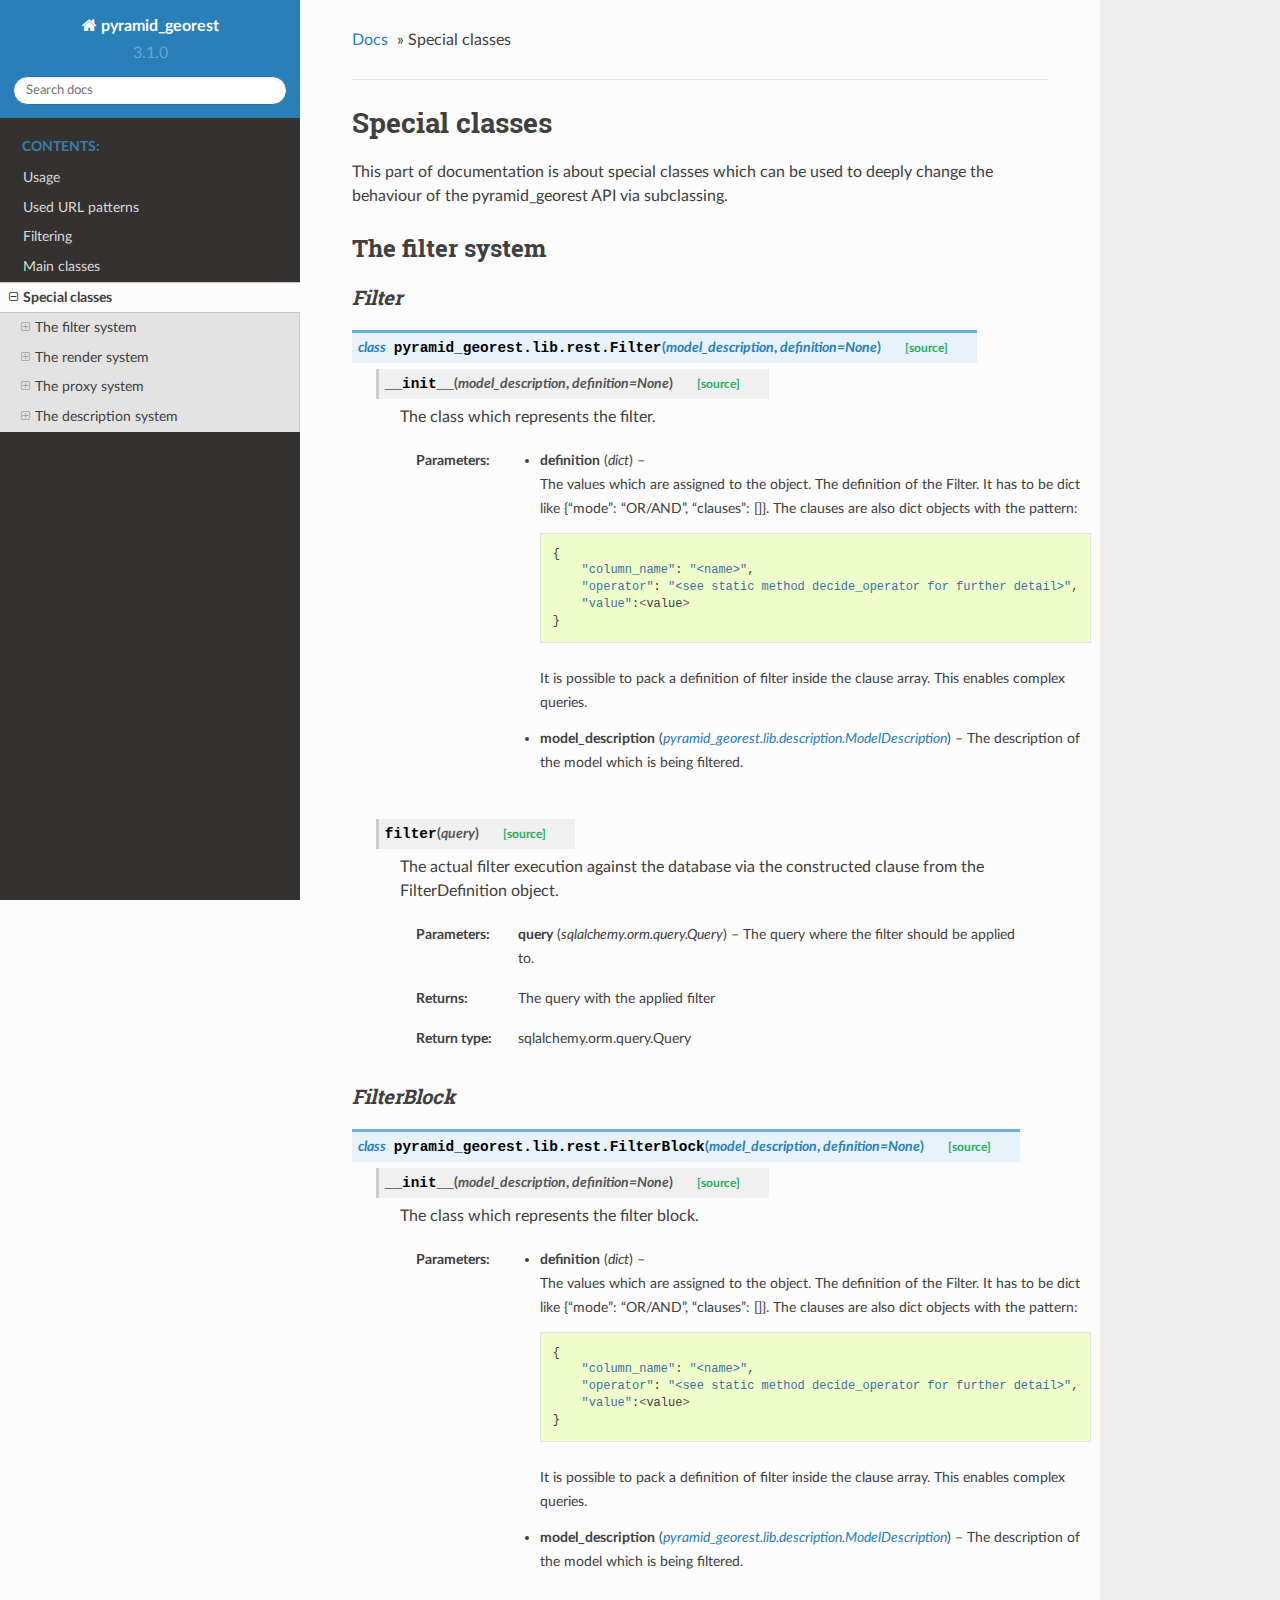
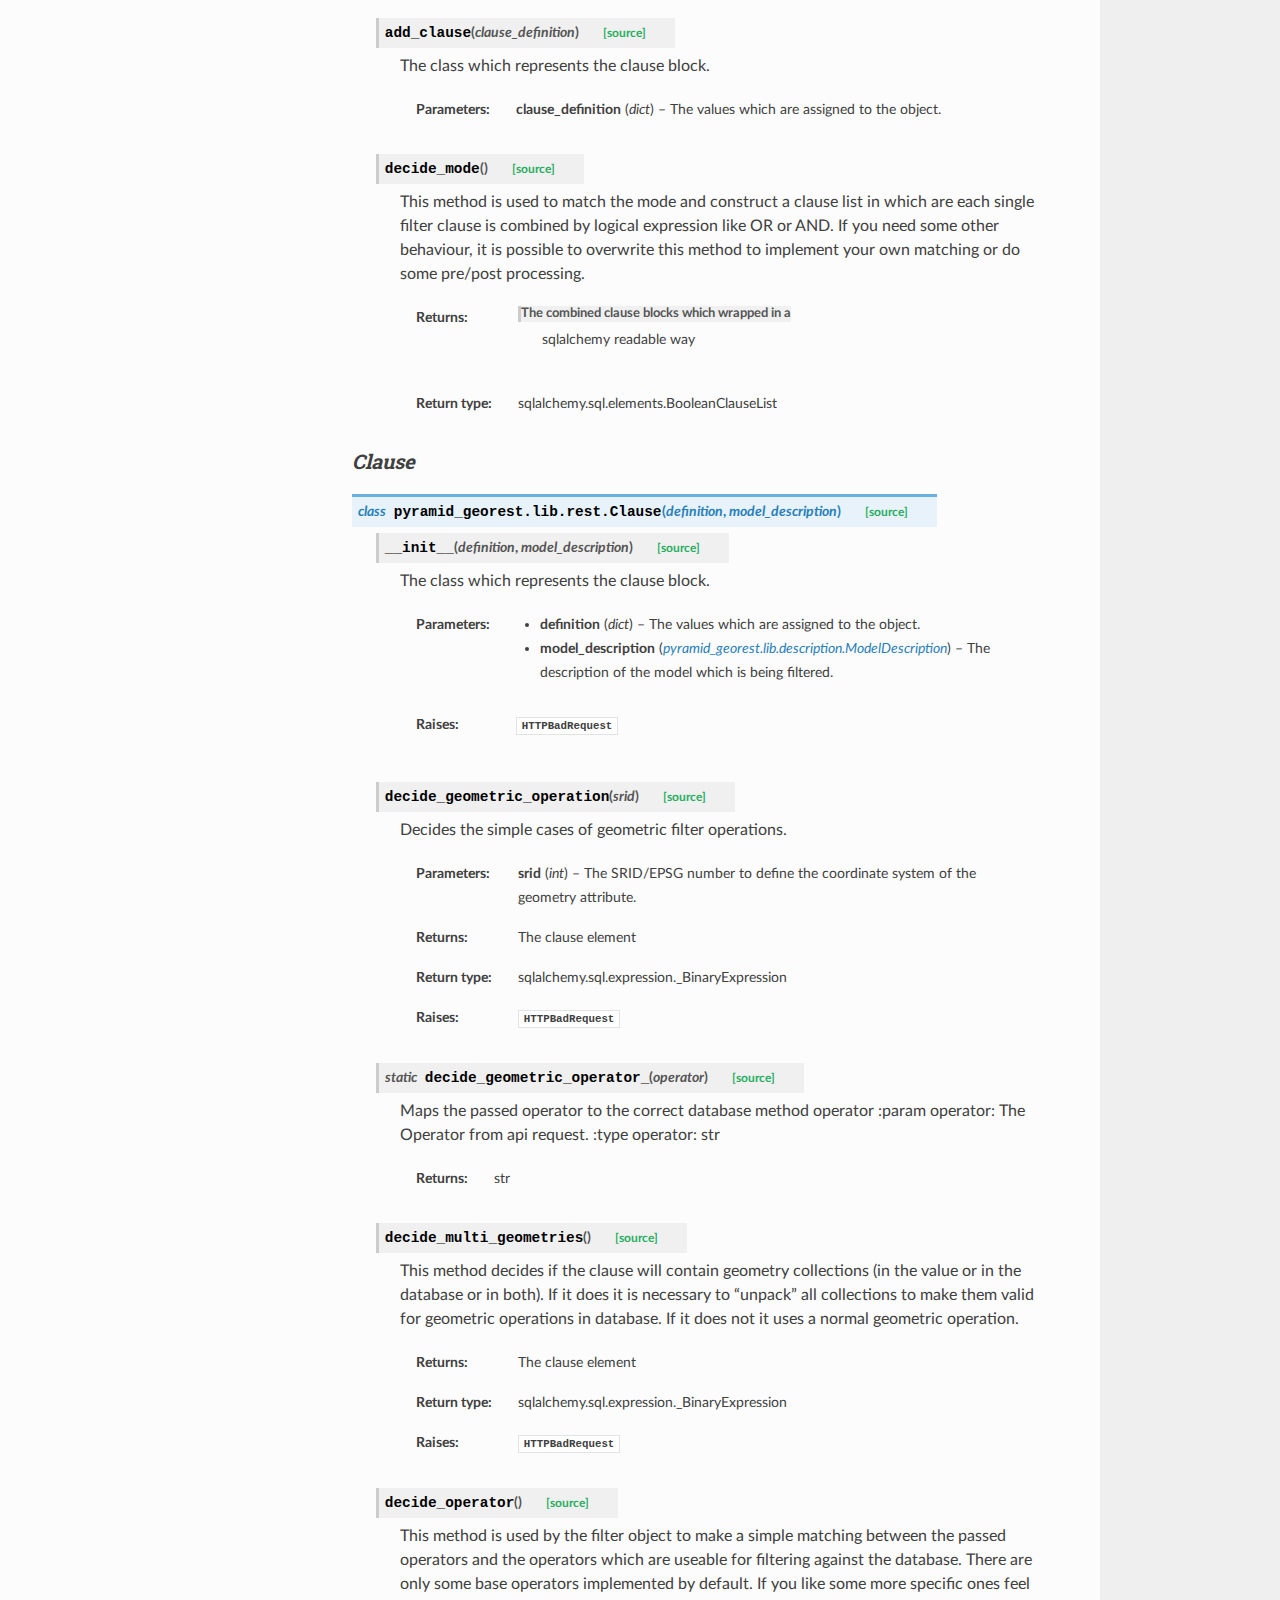
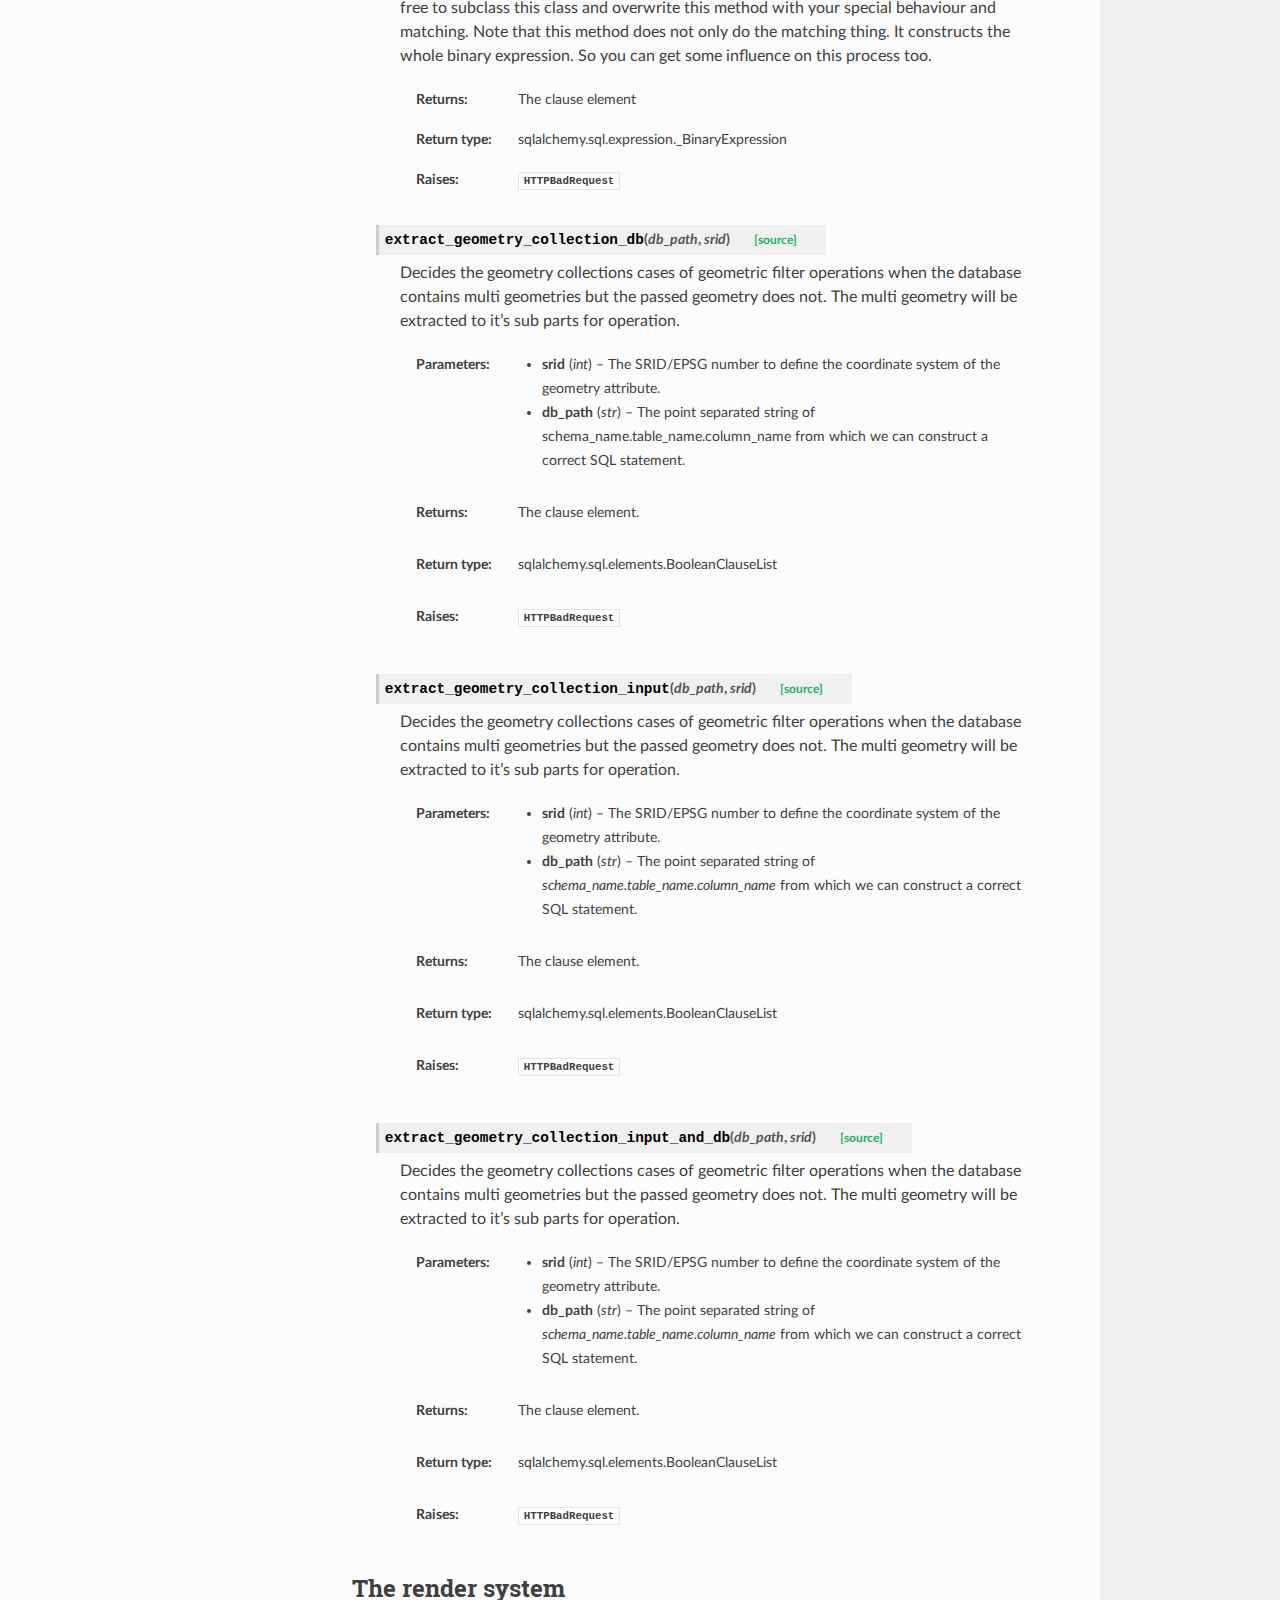
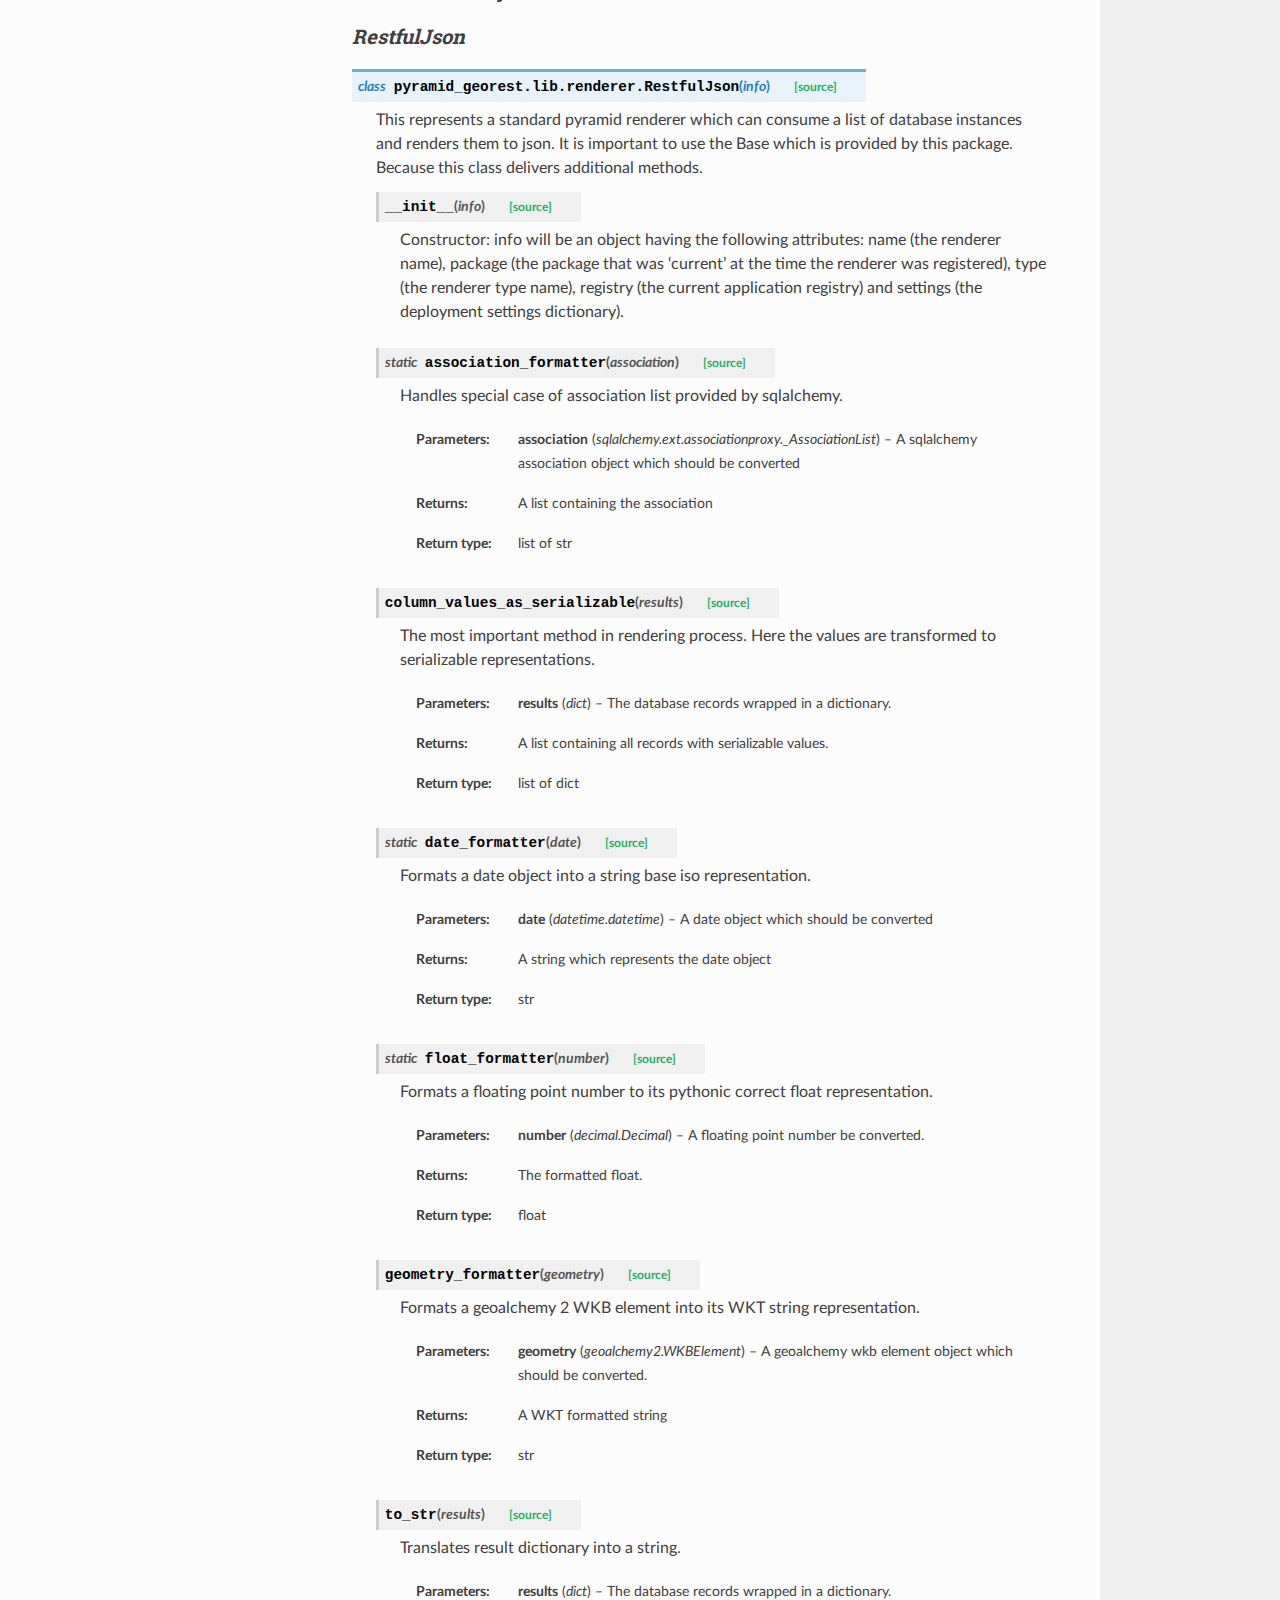
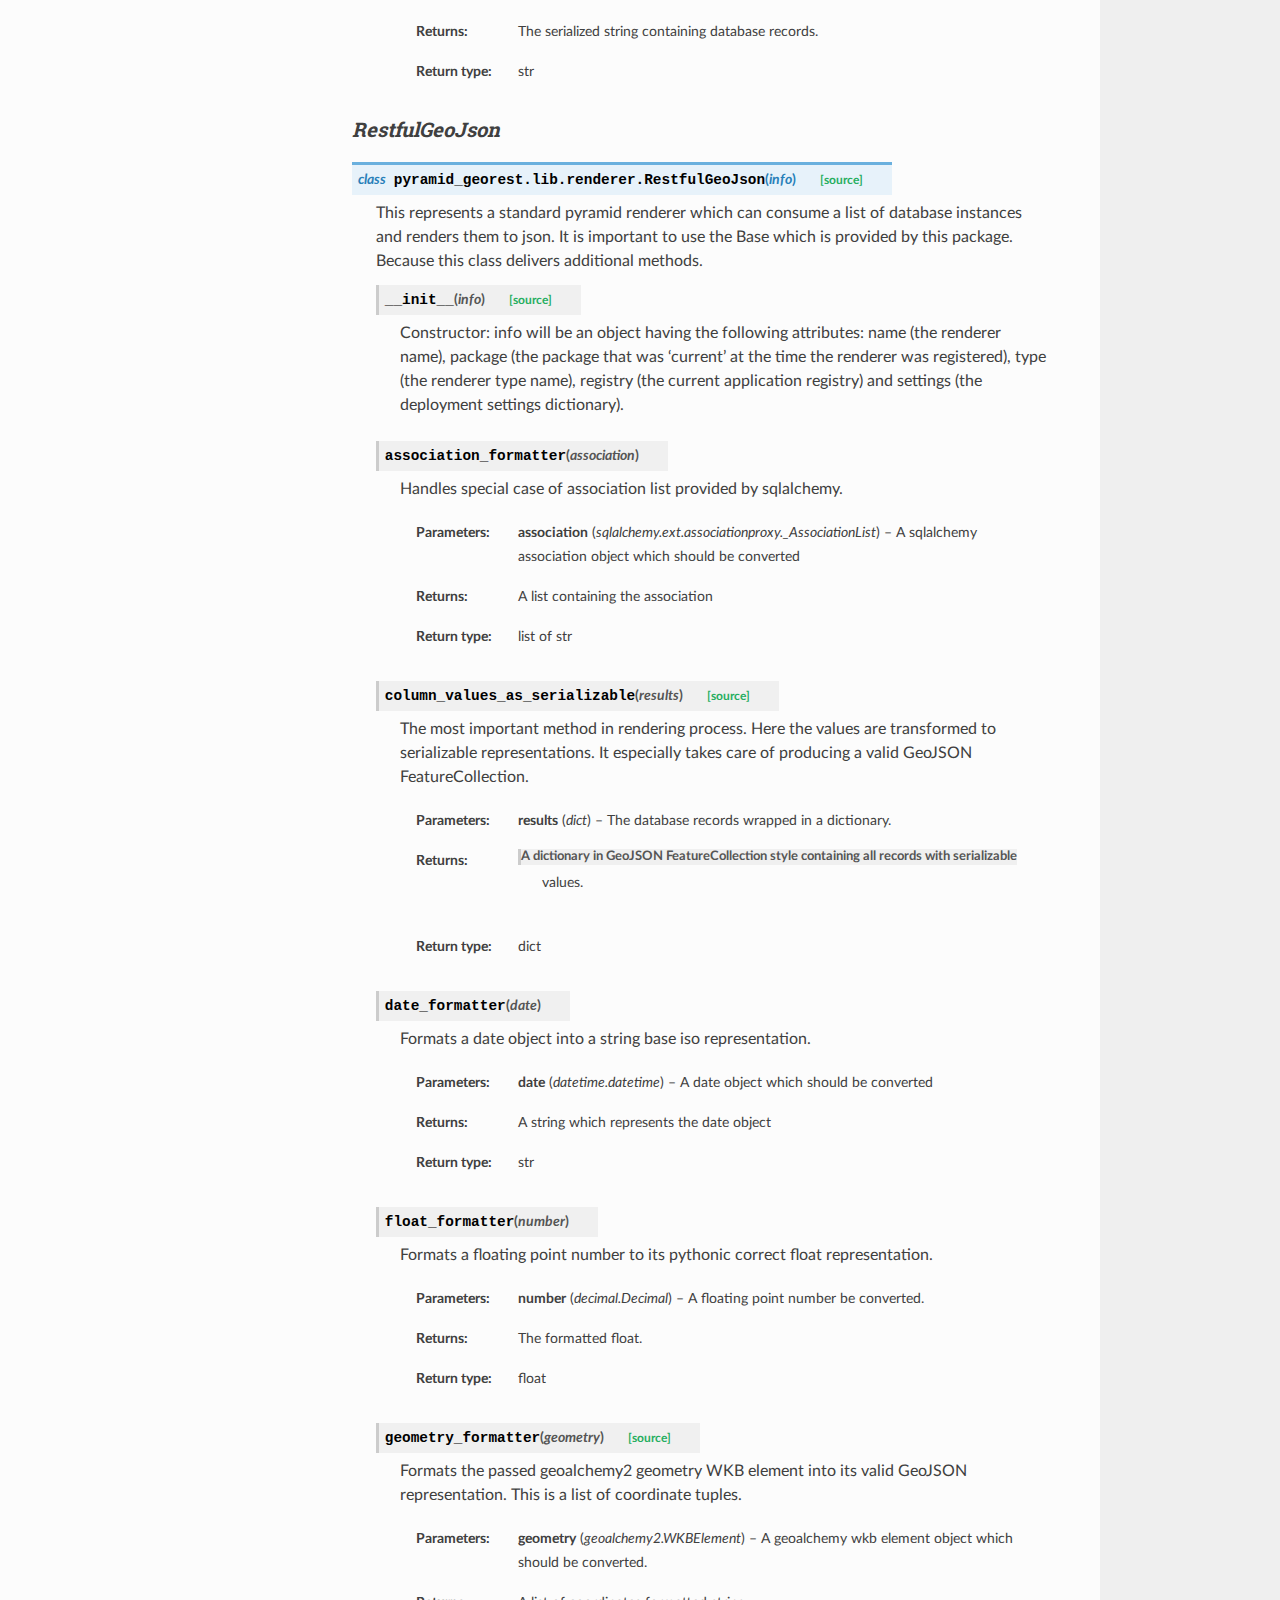
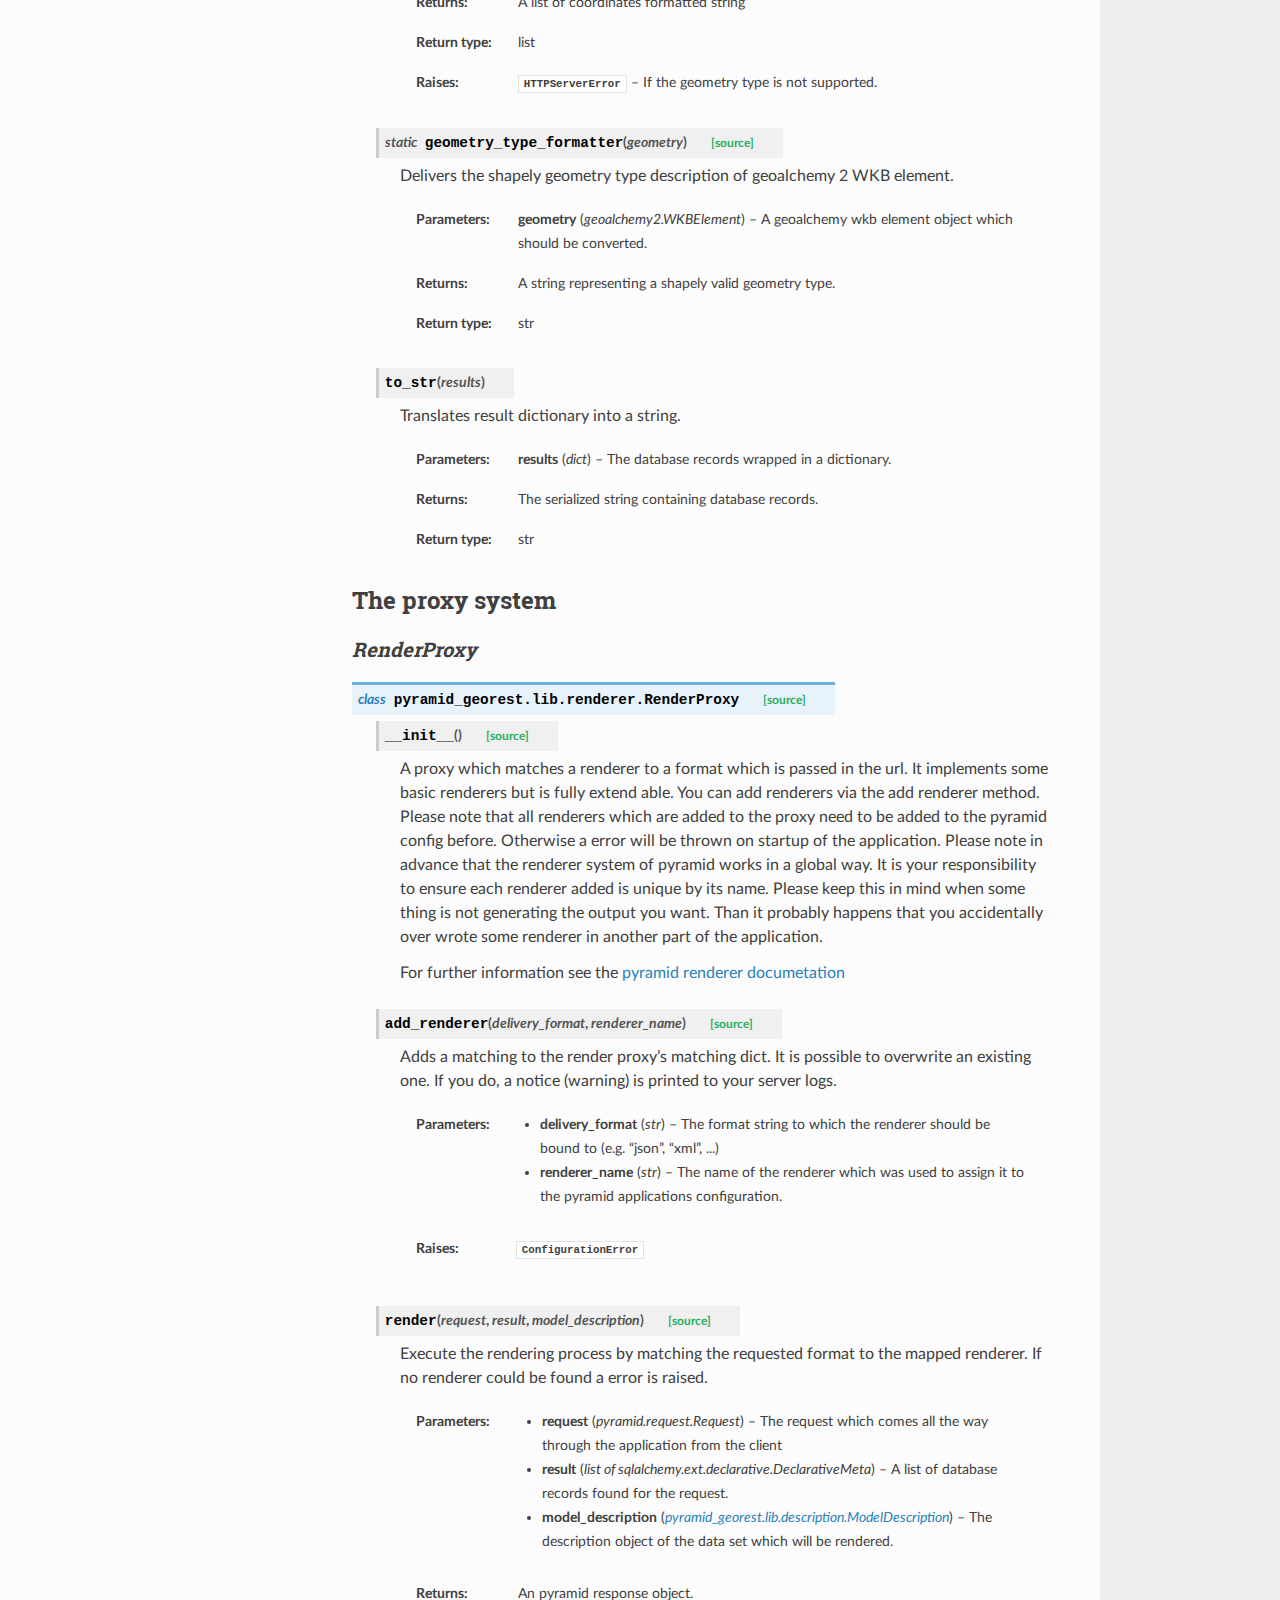
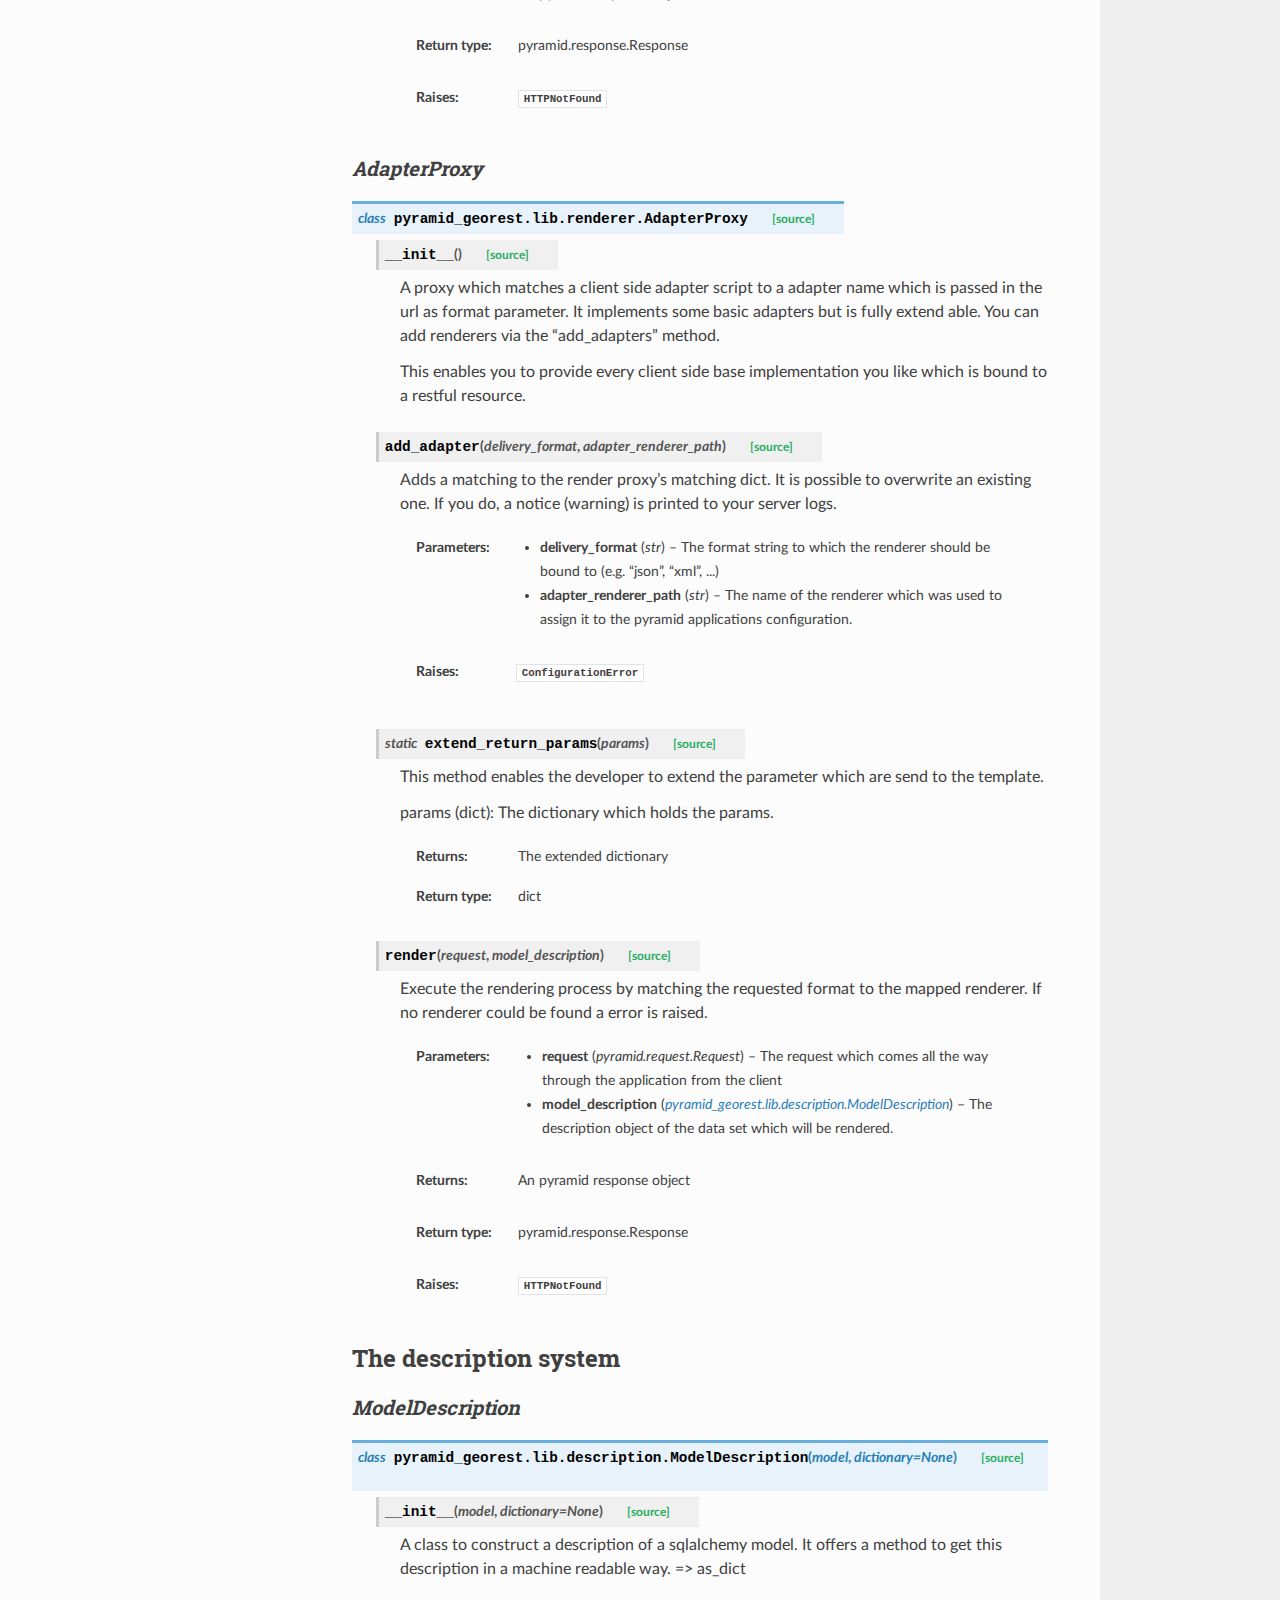
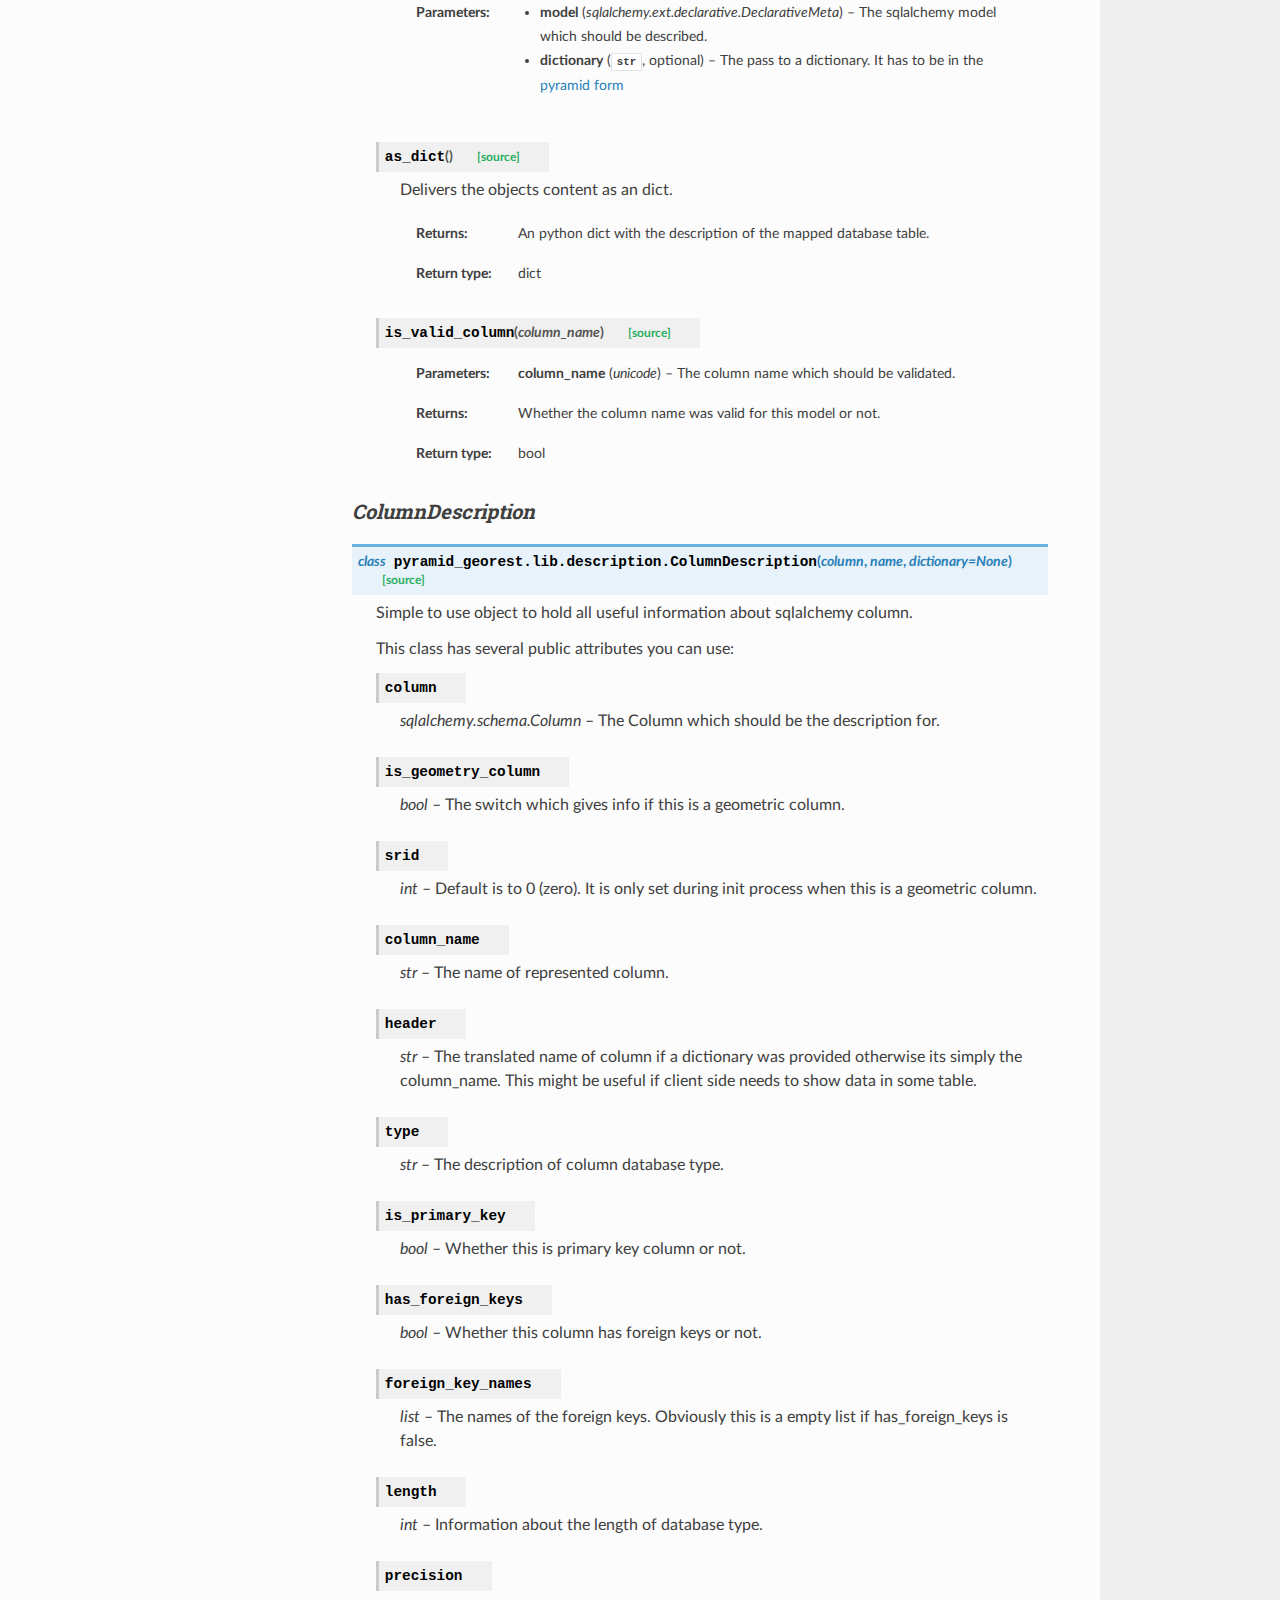
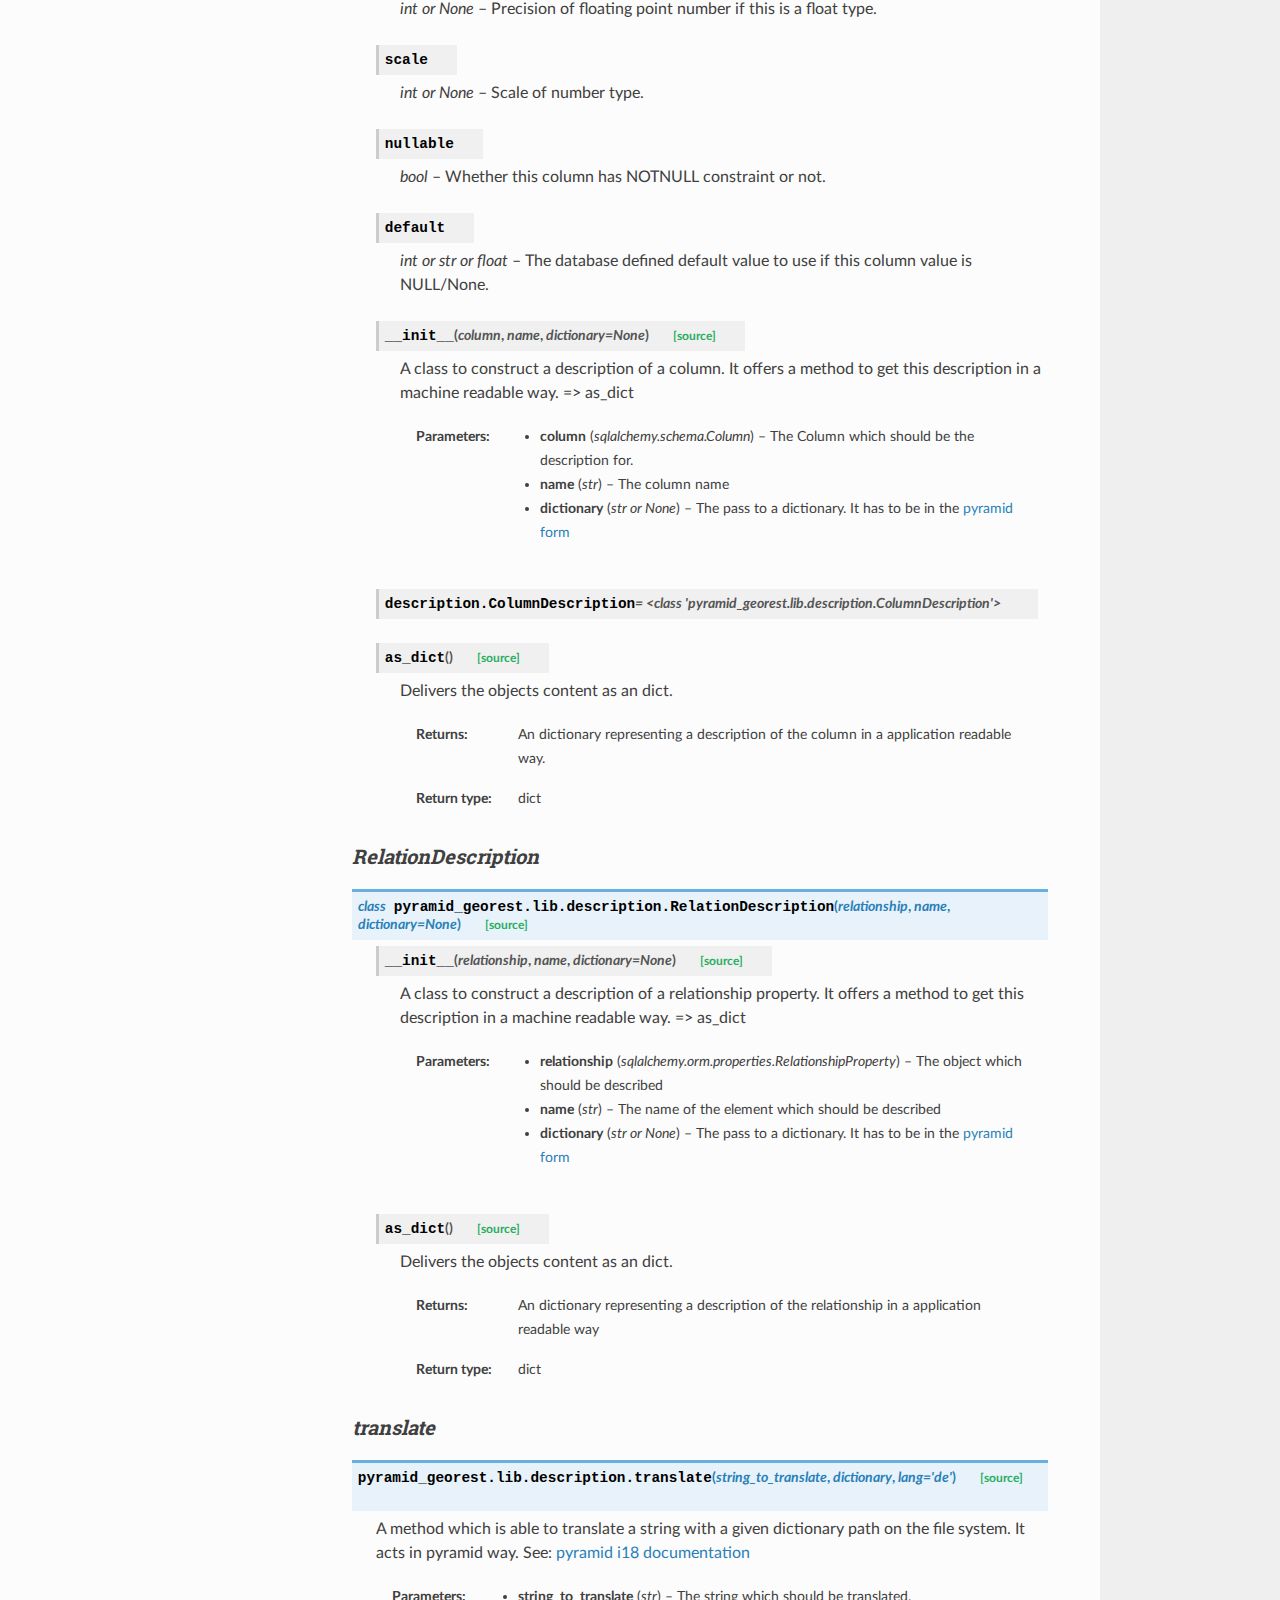
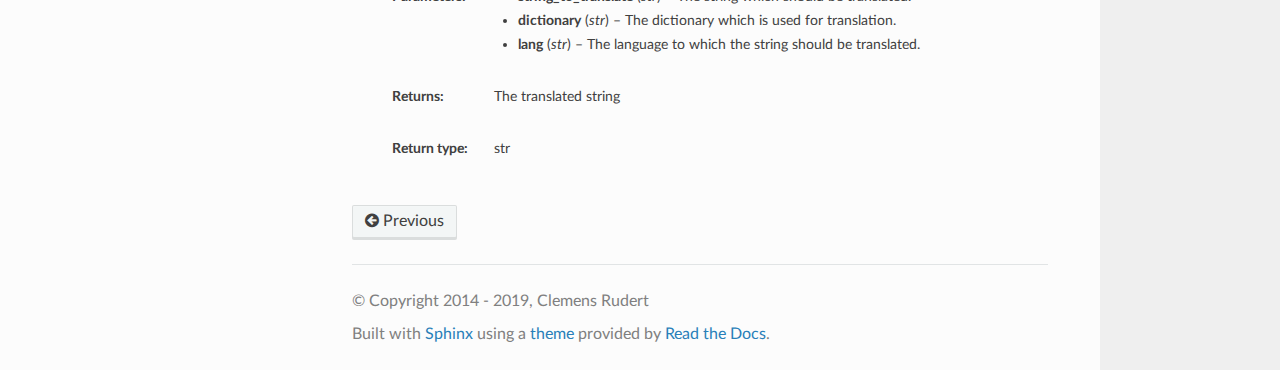
<file: special_classes.html>
<!DOCTYPE html>
<!--[if IE 8]><html class="no-js lt-ie9" lang="en" > <![endif]-->
<!--[if gt IE 8]><!--> <html class="no-js" lang="en" > <!--<![endif]-->
<head>
  <meta charset="utf-8">
  
  <meta name="viewport" content="width=device-width, initial-scale=1.0">
  
  <title>Special classes &mdash; pyramid_georest 3.1.0-rc5 documentation</title>
  

  
  
  
  

  
  <script type="text/javascript" src="_static/js/modernizr.min.js"></script>
  
    
      <script type="text/javascript">
          var DOCUMENTATION_OPTIONS = {
              URL_ROOT:'./',
              VERSION:'3.1.0-rc5',
              LANGUAGE:'en',
              COLLAPSE_INDEX:false,
              FILE_SUFFIX:'.html',
              HAS_SOURCE:  true,
              SOURCELINK_SUFFIX: '.txt'
          };
      </script>
        <script type="text/javascript" src="_static/jquery.js"></script>
        <script type="text/javascript" src="_static/underscore.js"></script>
        <script type="text/javascript" src="_static/doctools.js"></script>
    
    <script type="text/javascript" src="_static/js/theme.js"></script>

    

  
  <link rel="stylesheet" href="_static/css/theme.css" type="text/css" />
  <link rel="stylesheet" href="_static/pygments.css" type="text/css" />
    <link rel="index" title="Index" href="genindex.html" />
    <link rel="search" title="Search" href="search.html" />
    <link rel="prev" title="Main classes" href="main_classes.html" /> 
</head>

<body class="wy-body-for-nav">

   
  <div class="wy-grid-for-nav">
    
    <nav data-toggle="wy-nav-shift" class="wy-nav-side">
      <div class="wy-side-scroll">
        <div class="wy-side-nav-search" >
          

          
            <a href="index.html" class="icon icon-home"> pyramid_georest
          

          
          </a>

          
            
            
              <div class="version">
                3.1.0
              </div>
            
          

          
<div role="search">
  <form id="rtd-search-form" class="wy-form" action="search.html" method="get">
    <input type="text" name="q" placeholder="Search docs" />
    <input type="hidden" name="check_keywords" value="yes" />
    <input type="hidden" name="area" value="default" />
  </form>
</div>

          
        </div>

        <div class="wy-menu wy-menu-vertical" data-spy="affix" role="navigation" aria-label="main navigation">
          
            
            
              
            
            
              <p class="caption"><span class="caption-text">Contents:</span></p>
<ul class="current">
<li class="toctree-l1"><a class="reference internal" href="usage.html">Usage</a></li>
<li class="toctree-l1"><a class="reference internal" href="url_patterns.html">Used URL patterns</a></li>
<li class="toctree-l1"><a class="reference internal" href="filter.html">Filtering</a></li>
<li class="toctree-l1"><a class="reference internal" href="main_classes.html">Main classes</a></li>
<li class="toctree-l1 current"><a class="current reference internal" href="#">Special classes</a><ul>
<li class="toctree-l2"><a class="reference internal" href="#the-filter-system">The filter system</a><ul>
<li class="toctree-l3"><a class="reference internal" href="#filter"><em>Filter</em></a></li>
<li class="toctree-l3"><a class="reference internal" href="#filterblock"><em>FilterBlock</em></a></li>
<li class="toctree-l3"><a class="reference internal" href="#clause"><em>Clause</em></a></li>
</ul>
</li>
<li class="toctree-l2"><a class="reference internal" href="#the-render-system">The render system</a><ul>
<li class="toctree-l3"><a class="reference internal" href="#restfuljson"><em>RestfulJson</em></a></li>
<li class="toctree-l3"><a class="reference internal" href="#restfulgeojson"><em>RestfulGeoJson</em></a></li>
</ul>
</li>
<li class="toctree-l2"><a class="reference internal" href="#the-proxy-system">The proxy system</a><ul>
<li class="toctree-l3"><a class="reference internal" href="#renderproxy"><em>RenderProxy</em></a></li>
<li class="toctree-l3"><a class="reference internal" href="#adapterproxy"><em>AdapterProxy</em></a></li>
</ul>
</li>
<li class="toctree-l2"><a class="reference internal" href="#the-description-system">The description system</a><ul>
<li class="toctree-l3"><a class="reference internal" href="#modeldescription"><em>ModelDescription</em></a></li>
<li class="toctree-l3"><a class="reference internal" href="#columndescription"><em>ColumnDescription</em></a></li>
<li class="toctree-l3"><a class="reference internal" href="#relationdescription"><em>RelationDescription</em></a></li>
<li class="toctree-l3"><a class="reference internal" href="#translate"><em>translate</em></a></li>
</ul>
</li>
</ul>
</li>
</ul>

            
          
        </div>
      </div>
    </nav>

    <section data-toggle="wy-nav-shift" class="wy-nav-content-wrap">

      
      <nav class="wy-nav-top" aria-label="top navigation">
        
          <i data-toggle="wy-nav-top" class="fa fa-bars"></i>
          <a href="index.html">pyramid_georest</a>
        
      </nav>


      <div class="wy-nav-content">
        
        <div class="rst-content">
        
          















<div role="navigation" aria-label="breadcrumbs navigation">

  <ul class="wy-breadcrumbs">
    
      <li><a href="index.html">Docs</a> &raquo;</li>
        
      <li>Special classes</li>
    
    
      <li class="wy-breadcrumbs-aside">
        
            
        
      </li>
    
  </ul>

  
  <hr/>
</div>
          <div role="main" class="document" itemscope="itemscope" itemtype="http://schema.org/Article">
           <div itemprop="articleBody">
            
  <div class="section" id="special-classes">
<span id="id1"></span><h1>Special classes<a class="headerlink" href="#special-classes" title="Permalink to this headline">¶</a></h1>
<p>This part of documentation is about special classes which can be used to deeply change the behaviour of the
pyramid_georest API via subclassing.</p>
<div class="section" id="the-filter-system">
<h2>The filter system<a class="headerlink" href="#the-filter-system" title="Permalink to this headline">¶</a></h2>
<div class="section" id="filter">
<span id="modules-pyramid-georest-lib-rest-filter"></span><h3><em>Filter</em><a class="headerlink" href="#filter" title="Permalink to this headline">¶</a></h3>
<dl class="class">
<dt id="pyramid_georest.lib.rest.Filter">
<em class="property">class </em><code class="descclassname">pyramid_georest.lib.rest.</code><code class="descname">Filter</code><span class="sig-paren">(</span><em>model_description</em>, <em>definition=None</em><span class="sig-paren">)</span><a class="reference internal" href="_modules/pyramid_georest/lib/rest.html#Filter"><span class="viewcode-link">[source]</span></a><a class="headerlink" href="#pyramid_georest.lib.rest.Filter" title="Permalink to this definition">¶</a></dt>
<dd><dl class="method">
<dt id="pyramid_georest.lib.rest.Filter.__init__">
<code class="descname">__init__</code><span class="sig-paren">(</span><em>model_description</em>, <em>definition=None</em><span class="sig-paren">)</span><a class="reference internal" href="_modules/pyramid_georest/lib/rest.html#Filter.__init__"><span class="viewcode-link">[source]</span></a><a class="headerlink" href="#pyramid_georest.lib.rest.Filter.__init__" title="Permalink to this definition">¶</a></dt>
<dd><p>The class which represents the filter.</p>
<table class="docutils field-list" frame="void" rules="none">
<col class="field-name" />
<col class="field-body" />
<tbody valign="top">
<tr class="field-odd field"><th class="field-name">Parameters:</th><td class="field-body"><ul class="first last simple">
<li><strong>definition</strong> (<em>dict</em>) &#8211; <p>The values which are assigned to the object. The definition of the Filter.
It has to be dict like {&#8220;mode&#8221;: &#8220;OR/AND&#8221;, &#8220;clauses&#8221;: []}.
The clauses are also dict objects with the pattern:</p>
<div class="highlight-python"><div class="highlight"><pre><span></span><span class="p">{</span>
    <span class="s2">&quot;column_name&quot;</span><span class="p">:</span> <span class="s2">&quot;&lt;name&gt;&quot;</span><span class="p">,</span>
    <span class="s2">&quot;operator&quot;</span><span class="p">:</span> <span class="s2">&quot;&lt;see static method decide_operator for further detail&gt;&quot;</span><span class="p">,</span>
    <span class="s2">&quot;value&quot;</span><span class="p">:</span><span class="o">&lt;</span><span class="n">value</span><span class="o">&gt;</span>
<span class="p">}</span>
</pre></div>
</div>
<p>It is possible to pack a definition of filter inside the clause array.
This enables complex queries.</p>
</li>
<li><strong>model_description</strong> (<a class="reference internal" href="#pyramid_georest.lib.description.ModelDescription" title="pyramid_georest.lib.description.ModelDescription"><em>pyramid_georest.lib.description.ModelDescription</em></a>) &#8211; The description of the model
which is being filtered.</li>
</ul>
</td>
</tr>
</tbody>
</table>
</dd></dl>

<dl class="method">
<dt id="pyramid_georest.lib.rest.Filter.filter">
<code class="descname">filter</code><span class="sig-paren">(</span><em>query</em><span class="sig-paren">)</span><a class="reference internal" href="_modules/pyramid_georest/lib/rest.html#Filter.filter"><span class="viewcode-link">[source]</span></a><a class="headerlink" href="#pyramid_georest.lib.rest.Filter.filter" title="Permalink to this definition">¶</a></dt>
<dd><p>The actual filter execution against the database via the constructed clause from the
FilterDefinition object.</p>
<table class="docutils field-list" frame="void" rules="none">
<col class="field-name" />
<col class="field-body" />
<tbody valign="top">
<tr class="field-odd field"><th class="field-name">Parameters:</th><td class="field-body"><strong>query</strong> (<em>sqlalchemy.orm.query.Query</em>) &#8211; The query where the filter should be applied to.</td>
</tr>
<tr class="field-even field"><th class="field-name">Returns:</th><td class="field-body">The query with the applied filter</td>
</tr>
<tr class="field-odd field"><th class="field-name">Return type:</th><td class="field-body">sqlalchemy.orm.query.Query</td>
</tr>
</tbody>
</table>
</dd></dl>

</dd></dl>

</div>
<div class="section" id="filterblock">
<span id="modules-pyramid-georest-lib-rest-filter-block"></span><h3><em>FilterBlock</em><a class="headerlink" href="#filterblock" title="Permalink to this headline">¶</a></h3>
<dl class="class">
<dt id="pyramid_georest.lib.rest.FilterBlock">
<em class="property">class </em><code class="descclassname">pyramid_georest.lib.rest.</code><code class="descname">FilterBlock</code><span class="sig-paren">(</span><em>model_description</em>, <em>definition=None</em><span class="sig-paren">)</span><a class="reference internal" href="_modules/pyramid_georest/lib/rest.html#FilterBlock"><span class="viewcode-link">[source]</span></a><a class="headerlink" href="#pyramid_georest.lib.rest.FilterBlock" title="Permalink to this definition">¶</a></dt>
<dd><dl class="method">
<dt id="pyramid_georest.lib.rest.FilterBlock.__init__">
<code class="descname">__init__</code><span class="sig-paren">(</span><em>model_description</em>, <em>definition=None</em><span class="sig-paren">)</span><a class="reference internal" href="_modules/pyramid_georest/lib/rest.html#FilterBlock.__init__"><span class="viewcode-link">[source]</span></a><a class="headerlink" href="#pyramid_georest.lib.rest.FilterBlock.__init__" title="Permalink to this definition">¶</a></dt>
<dd><p>The class which represents the filter block.</p>
<table class="docutils field-list" frame="void" rules="none">
<col class="field-name" />
<col class="field-body" />
<tbody valign="top">
<tr class="field-odd field"><th class="field-name">Parameters:</th><td class="field-body"><ul class="first last simple">
<li><strong>definition</strong> (<em>dict</em>) &#8211; <p>The values which are assigned to the object. The definition of the Filter.
It has to be dict like {&#8220;mode&#8221;: &#8220;OR/AND&#8221;, &#8220;clauses&#8221;: []}.
The clauses are also dict objects with the pattern:</p>
<div class="highlight-python"><div class="highlight"><pre><span></span><span class="p">{</span>
    <span class="s2">&quot;column_name&quot;</span><span class="p">:</span> <span class="s2">&quot;&lt;name&gt;&quot;</span><span class="p">,</span>
    <span class="s2">&quot;operator&quot;</span><span class="p">:</span> <span class="s2">&quot;&lt;see static method decide_operator for further detail&gt;&quot;</span><span class="p">,</span>
    <span class="s2">&quot;value&quot;</span><span class="p">:</span><span class="o">&lt;</span><span class="n">value</span><span class="o">&gt;</span>
<span class="p">}</span>
</pre></div>
</div>
<p>It is possible to pack a definition of filter inside the clause array.
This enables complex queries.</p>
</li>
<li><strong>model_description</strong> (<a class="reference internal" href="#pyramid_georest.lib.description.ModelDescription" title="pyramid_georest.lib.description.ModelDescription"><em>pyramid_georest.lib.description.ModelDescription</em></a>) &#8211; The description of the model
which is being filtered.</li>
</ul>
</td>
</tr>
</tbody>
</table>
</dd></dl>

<dl class="method">
<dt id="pyramid_georest.lib.rest.FilterBlock.add_clause">
<code class="descname">add_clause</code><span class="sig-paren">(</span><em>clause_definition</em><span class="sig-paren">)</span><a class="reference internal" href="_modules/pyramid_georest/lib/rest.html#FilterBlock.add_clause"><span class="viewcode-link">[source]</span></a><a class="headerlink" href="#pyramid_georest.lib.rest.FilterBlock.add_clause" title="Permalink to this definition">¶</a></dt>
<dd><p>The class which represents the clause block.</p>
<table class="docutils field-list" frame="void" rules="none">
<col class="field-name" />
<col class="field-body" />
<tbody valign="top">
<tr class="field-odd field"><th class="field-name">Parameters:</th><td class="field-body"><strong>clause_definition</strong> (<em>dict</em>) &#8211; The values which are assigned to the object.</td>
</tr>
</tbody>
</table>
</dd></dl>

<dl class="method">
<dt id="pyramid_georest.lib.rest.FilterBlock.decide_mode">
<code class="descname">decide_mode</code><span class="sig-paren">(</span><span class="sig-paren">)</span><a class="reference internal" href="_modules/pyramid_georest/lib/rest.html#FilterBlock.decide_mode"><span class="viewcode-link">[source]</span></a><a class="headerlink" href="#pyramid_georest.lib.rest.FilterBlock.decide_mode" title="Permalink to this definition">¶</a></dt>
<dd><p>This method is used to match the mode and construct a clause list in which are each single
filter clause is combined by logical expression like OR or AND.
If you need some other behaviour, it is possible to overwrite this method to implement your own
matching or do some pre/post processing.</p>
<table class="docutils field-list" frame="void" rules="none">
<col class="field-name" />
<col class="field-body" />
<tbody valign="top">
<tr class="field-odd field"><th class="field-name">Returns:</th><td class="field-body"><dl class="docutils">
<dt>The combined clause blocks which wrapped in a</dt>
<dd>sqlalchemy readable way</dd>
</dl>
</td>
</tr>
<tr class="field-even field"><th class="field-name">Return type:</th><td class="field-body">sqlalchemy.sql.elements.BooleanClauseList</td>
</tr>
</tbody>
</table>
</dd></dl>

</dd></dl>

</div>
<div class="section" id="clause">
<span id="modules-pyramid-georest-lib-rest-clause"></span><h3><em>Clause</em><a class="headerlink" href="#clause" title="Permalink to this headline">¶</a></h3>
<dl class="class">
<dt id="pyramid_georest.lib.rest.Clause">
<em class="property">class </em><code class="descclassname">pyramid_georest.lib.rest.</code><code class="descname">Clause</code><span class="sig-paren">(</span><em>definition</em>, <em>model_description</em><span class="sig-paren">)</span><a class="reference internal" href="_modules/pyramid_georest/lib/rest.html#Clause"><span class="viewcode-link">[source]</span></a><a class="headerlink" href="#pyramid_georest.lib.rest.Clause" title="Permalink to this definition">¶</a></dt>
<dd><dl class="method">
<dt id="pyramid_georest.lib.rest.Clause.__init__">
<code class="descname">__init__</code><span class="sig-paren">(</span><em>definition</em>, <em>model_description</em><span class="sig-paren">)</span><a class="reference internal" href="_modules/pyramid_georest/lib/rest.html#Clause.__init__"><span class="viewcode-link">[source]</span></a><a class="headerlink" href="#pyramid_georest.lib.rest.Clause.__init__" title="Permalink to this definition">¶</a></dt>
<dd><p>The class which represents the clause block.</p>
<table class="docutils field-list" frame="void" rules="none">
<col class="field-name" />
<col class="field-body" />
<tbody valign="top">
<tr class="field-odd field"><th class="field-name">Parameters:</th><td class="field-body"><ul class="first simple">
<li><strong>definition</strong> (<em>dict</em>) &#8211; The values which are assigned to the object.</li>
<li><strong>model_description</strong> (<a class="reference internal" href="#pyramid_georest.lib.description.ModelDescription" title="pyramid_georest.lib.description.ModelDescription"><em>pyramid_georest.lib.description.ModelDescription</em></a>) &#8211; The description of the model
which is being filtered.</li>
</ul>
</td>
</tr>
<tr class="field-even field"><th class="field-name">Raises:</th><td class="field-body"><p class="first last"><code class="xref py py-exc docutils literal"><span class="pre">HTTPBadRequest</span></code></p>
</td>
</tr>
</tbody>
</table>
</dd></dl>

<dl class="method">
<dt id="pyramid_georest.lib.rest.Clause.decide_geometric_operation">
<code class="descname">decide_geometric_operation</code><span class="sig-paren">(</span><em>srid</em><span class="sig-paren">)</span><a class="reference internal" href="_modules/pyramid_georest/lib/rest.html#Clause.decide_geometric_operation"><span class="viewcode-link">[source]</span></a><a class="headerlink" href="#pyramid_georest.lib.rest.Clause.decide_geometric_operation" title="Permalink to this definition">¶</a></dt>
<dd><p>Decides the simple cases of geometric filter operations.</p>
<table class="docutils field-list" frame="void" rules="none">
<col class="field-name" />
<col class="field-body" />
<tbody valign="top">
<tr class="field-odd field"><th class="field-name">Parameters:</th><td class="field-body"><strong>srid</strong> (<em>int</em>) &#8211; The SRID/EPSG number to define the coordinate system of the geometry attribute.</td>
</tr>
<tr class="field-even field"><th class="field-name">Returns:</th><td class="field-body">The clause element</td>
</tr>
<tr class="field-odd field"><th class="field-name">Return type:</th><td class="field-body">sqlalchemy.sql.expression._BinaryExpression</td>
</tr>
<tr class="field-even field"><th class="field-name">Raises:</th><td class="field-body"><code class="xref py py-exc docutils literal"><span class="pre">HTTPBadRequest</span></code></td>
</tr>
</tbody>
</table>
</dd></dl>

<dl class="staticmethod">
<dt id="pyramid_georest.lib.rest.Clause.decide_geometric_operator_">
<em class="property">static </em><code class="descname">decide_geometric_operator_</code><span class="sig-paren">(</span><em>operator</em><span class="sig-paren">)</span><a class="reference internal" href="_modules/pyramid_georest/lib/rest.html#Clause.decide_geometric_operator_"><span class="viewcode-link">[source]</span></a><a class="headerlink" href="#pyramid_georest.lib.rest.Clause.decide_geometric_operator_" title="Permalink to this definition">¶</a></dt>
<dd><p>Maps the passed operator to the correct database method operator
:param operator: The Operator from api request.
:type operator: str</p>
<table class="docutils field-list" frame="void" rules="none">
<col class="field-name" />
<col class="field-body" />
<tbody valign="top">
<tr class="field-odd field"><th class="field-name">Returns:</th><td class="field-body">str</td>
</tr>
</tbody>
</table>
</dd></dl>

<dl class="method">
<dt id="pyramid_georest.lib.rest.Clause.decide_multi_geometries">
<code class="descname">decide_multi_geometries</code><span class="sig-paren">(</span><span class="sig-paren">)</span><a class="reference internal" href="_modules/pyramid_georest/lib/rest.html#Clause.decide_multi_geometries"><span class="viewcode-link">[source]</span></a><a class="headerlink" href="#pyramid_georest.lib.rest.Clause.decide_multi_geometries" title="Permalink to this definition">¶</a></dt>
<dd><p>This method decides if the clause will contain geometry collections (in the value or in the
database or in both).
If it does it is necessary to &#8220;unpack&#8221; all collections to make them valid for geometric operations
in database.
If it does not it uses a normal geometric operation.</p>
<table class="docutils field-list" frame="void" rules="none">
<col class="field-name" />
<col class="field-body" />
<tbody valign="top">
<tr class="field-odd field"><th class="field-name">Returns:</th><td class="field-body">The clause element</td>
</tr>
<tr class="field-even field"><th class="field-name">Return type:</th><td class="field-body">sqlalchemy.sql.expression._BinaryExpression</td>
</tr>
<tr class="field-odd field"><th class="field-name">Raises:</th><td class="field-body"><code class="xref py py-exc docutils literal"><span class="pre">HTTPBadRequest</span></code></td>
</tr>
</tbody>
</table>
</dd></dl>

<dl class="method">
<dt id="pyramid_georest.lib.rest.Clause.decide_operator">
<code class="descname">decide_operator</code><span class="sig-paren">(</span><span class="sig-paren">)</span><a class="reference internal" href="_modules/pyramid_georest/lib/rest.html#Clause.decide_operator"><span class="viewcode-link">[source]</span></a><a class="headerlink" href="#pyramid_georest.lib.rest.Clause.decide_operator" title="Permalink to this definition">¶</a></dt>
<dd><p>This method is used by the filter object to make a simple matching between the passed operators and
the operators which are useable for filtering against the database.
There are only some base operators implemented by default. If you like some more specific ones feel
free to subclass this class and overwrite this method with your special behaviour and matching.
Note that this method does not only do the matching thing. It constructs the whole binary expression.
So you can get some influence on this process too.</p>
<table class="docutils field-list" frame="void" rules="none">
<col class="field-name" />
<col class="field-body" />
<tbody valign="top">
<tr class="field-odd field"><th class="field-name">Returns:</th><td class="field-body">The clause element</td>
</tr>
<tr class="field-even field"><th class="field-name">Return type:</th><td class="field-body">sqlalchemy.sql.expression._BinaryExpression</td>
</tr>
<tr class="field-odd field"><th class="field-name">Raises:</th><td class="field-body"><code class="xref py py-exc docutils literal"><span class="pre">HTTPBadRequest</span></code></td>
</tr>
</tbody>
</table>
</dd></dl>

<dl class="method">
<dt id="pyramid_georest.lib.rest.Clause.extract_geometry_collection_db">
<code class="descname">extract_geometry_collection_db</code><span class="sig-paren">(</span><em>db_path</em>, <em>srid</em><span class="sig-paren">)</span><a class="reference internal" href="_modules/pyramid_georest/lib/rest.html#Clause.extract_geometry_collection_db"><span class="viewcode-link">[source]</span></a><a class="headerlink" href="#pyramid_georest.lib.rest.Clause.extract_geometry_collection_db" title="Permalink to this definition">¶</a></dt>
<dd><p>Decides the geometry collections cases of geometric filter operations when the database contains multi
geometries but the passed geometry does not.
The multi geometry will be extracted to it&#8217;s sub parts for operation.</p>
<table class="docutils field-list" frame="void" rules="none">
<col class="field-name" />
<col class="field-body" />
<tbody valign="top">
<tr class="field-odd field"><th class="field-name">Parameters:</th><td class="field-body"><ul class="first simple">
<li><strong>srid</strong> (<em>int</em>) &#8211; The SRID/EPSG number to define the coordinate system of the geometry attribute.</li>
<li><strong>db_path</strong> (<em>str</em>) &#8211; The point separated string of schema_name.table_name.column_name from which we can
construct a correct SQL statement.</li>
</ul>
</td>
</tr>
<tr class="field-even field"><th class="field-name">Returns:</th><td class="field-body"><p class="first">The clause element.</p>
</td>
</tr>
<tr class="field-odd field"><th class="field-name">Return type:</th><td class="field-body"><p class="first">sqlalchemy.sql.elements.BooleanClauseList</p>
</td>
</tr>
<tr class="field-even field"><th class="field-name">Raises:</th><td class="field-body"><p class="first last"><code class="xref py py-exc docutils literal"><span class="pre">HTTPBadRequest</span></code></p>
</td>
</tr>
</tbody>
</table>
</dd></dl>

<dl class="method">
<dt id="pyramid_georest.lib.rest.Clause.extract_geometry_collection_input">
<code class="descname">extract_geometry_collection_input</code><span class="sig-paren">(</span><em>db_path</em>, <em>srid</em><span class="sig-paren">)</span><a class="reference internal" href="_modules/pyramid_georest/lib/rest.html#Clause.extract_geometry_collection_input"><span class="viewcode-link">[source]</span></a><a class="headerlink" href="#pyramid_georest.lib.rest.Clause.extract_geometry_collection_input" title="Permalink to this definition">¶</a></dt>
<dd><p>Decides the geometry collections cases of geometric filter operations when the database
contains multi geometries but the passed geometry does not.
The multi geometry will be extracted to it&#8217;s sub parts for operation.</p>
<table class="docutils field-list" frame="void" rules="none">
<col class="field-name" />
<col class="field-body" />
<tbody valign="top">
<tr class="field-odd field"><th class="field-name">Parameters:</th><td class="field-body"><ul class="first simple">
<li><strong>srid</strong> (<em>int</em>) &#8211; The SRID/EPSG number to define the coordinate system of the geometry attribute.</li>
<li><strong>db_path</strong> (<em>str</em>) &#8211; The point separated string of <em>schema_name.table_name.column_name</em> from which we
can construct a correct SQL statement.</li>
</ul>
</td>
</tr>
<tr class="field-even field"><th class="field-name">Returns:</th><td class="field-body"><p class="first">The clause element.</p>
</td>
</tr>
<tr class="field-odd field"><th class="field-name">Return type:</th><td class="field-body"><p class="first">sqlalchemy.sql.elements.BooleanClauseList</p>
</td>
</tr>
<tr class="field-even field"><th class="field-name">Raises:</th><td class="field-body"><p class="first last"><code class="xref py py-exc docutils literal"><span class="pre">HTTPBadRequest</span></code></p>
</td>
</tr>
</tbody>
</table>
</dd></dl>

<dl class="method">
<dt id="pyramid_georest.lib.rest.Clause.extract_geometry_collection_input_and_db">
<code class="descname">extract_geometry_collection_input_and_db</code><span class="sig-paren">(</span><em>db_path</em>, <em>srid</em><span class="sig-paren">)</span><a class="reference internal" href="_modules/pyramid_georest/lib/rest.html#Clause.extract_geometry_collection_input_and_db"><span class="viewcode-link">[source]</span></a><a class="headerlink" href="#pyramid_georest.lib.rest.Clause.extract_geometry_collection_input_and_db" title="Permalink to this definition">¶</a></dt>
<dd><p>Decides the geometry collections cases of geometric filter operations when the database
contains multi geometries but the passed geometry does not.
The multi geometry will be extracted to it&#8217;s sub parts for operation.</p>
<table class="docutils field-list" frame="void" rules="none">
<col class="field-name" />
<col class="field-body" />
<tbody valign="top">
<tr class="field-odd field"><th class="field-name">Parameters:</th><td class="field-body"><ul class="first simple">
<li><strong>srid</strong> (<em>int</em>) &#8211; The SRID/EPSG number to define the coordinate system of the geometry attribute.</li>
<li><strong>db_path</strong> (<em>str</em>) &#8211; The point separated string of <em>schema_name.table_name.column_name</em> from which we
can construct a correct SQL statement.</li>
</ul>
</td>
</tr>
<tr class="field-even field"><th class="field-name">Returns:</th><td class="field-body"><p class="first">The clause element.</p>
</td>
</tr>
<tr class="field-odd field"><th class="field-name">Return type:</th><td class="field-body"><p class="first">sqlalchemy.sql.elements.BooleanClauseList</p>
</td>
</tr>
<tr class="field-even field"><th class="field-name">Raises:</th><td class="field-body"><p class="first last"><code class="xref py py-exc docutils literal"><span class="pre">HTTPBadRequest</span></code></p>
</td>
</tr>
</tbody>
</table>
</dd></dl>

</dd></dl>

</div>
</div>
<div class="section" id="the-render-system">
<h2>The render system<a class="headerlink" href="#the-render-system" title="Permalink to this headline">¶</a></h2>
<div class="section" id="restfuljson">
<span id="modules-pyramid-georest-lib-renderer-json"></span><h3><em>RestfulJson</em><a class="headerlink" href="#restfuljson" title="Permalink to this headline">¶</a></h3>
<dl class="class">
<dt id="pyramid_georest.lib.renderer.RestfulJson">
<em class="property">class </em><code class="descclassname">pyramid_georest.lib.renderer.</code><code class="descname">RestfulJson</code><span class="sig-paren">(</span><em>info</em><span class="sig-paren">)</span><a class="reference internal" href="_modules/pyramid_georest/lib/renderer.html#RestfulJson"><span class="viewcode-link">[source]</span></a><a class="headerlink" href="#pyramid_georest.lib.renderer.RestfulJson" title="Permalink to this definition">¶</a></dt>
<dd><p>This represents a standard pyramid renderer which can consume a list of database instances and renders
them to json. It is important to use the Base which is provided by this package. Because this class
delivers additional methods.</p>
<dl class="method">
<dt id="pyramid_georest.lib.renderer.RestfulJson.__init__">
<code class="descname">__init__</code><span class="sig-paren">(</span><em>info</em><span class="sig-paren">)</span><a class="reference internal" href="_modules/pyramid_georest/lib/renderer.html#RestfulJson.__init__"><span class="viewcode-link">[source]</span></a><a class="headerlink" href="#pyramid_georest.lib.renderer.RestfulJson.__init__" title="Permalink to this definition">¶</a></dt>
<dd><p>Constructor: info will be an object having the
following attributes: name (the renderer name), package
(the package that was &#8216;current&#8217; at the time the
renderer was registered), type (the renderer type
name), registry (the current application registry) and
settings (the deployment settings dictionary).</p>
</dd></dl>

<dl class="staticmethod">
<dt id="pyramid_georest.lib.renderer.RestfulJson.association_formatter">
<em class="property">static </em><code class="descname">association_formatter</code><span class="sig-paren">(</span><em>association</em><span class="sig-paren">)</span><a class="reference internal" href="_modules/pyramid_georest/lib/renderer.html#RestfulJson.association_formatter"><span class="viewcode-link">[source]</span></a><a class="headerlink" href="#pyramid_georest.lib.renderer.RestfulJson.association_formatter" title="Permalink to this definition">¶</a></dt>
<dd><p>Handles special case of association list provided by sqlalchemy.</p>
<table class="docutils field-list" frame="void" rules="none">
<col class="field-name" />
<col class="field-body" />
<tbody valign="top">
<tr class="field-odd field"><th class="field-name">Parameters:</th><td class="field-body"><strong>association</strong> (<em>sqlalchemy.ext.associationproxy._AssociationList</em>) &#8211; A sqlalchemy association object
which should be converted</td>
</tr>
<tr class="field-even field"><th class="field-name">Returns:</th><td class="field-body">A list containing the association</td>
</tr>
<tr class="field-odd field"><th class="field-name">Return type:</th><td class="field-body">list of str</td>
</tr>
</tbody>
</table>
</dd></dl>

<dl class="method">
<dt id="pyramid_georest.lib.renderer.RestfulJson.column_values_as_serializable">
<code class="descname">column_values_as_serializable</code><span class="sig-paren">(</span><em>results</em><span class="sig-paren">)</span><a class="reference internal" href="_modules/pyramid_georest/lib/renderer.html#RestfulJson.column_values_as_serializable"><span class="viewcode-link">[source]</span></a><a class="headerlink" href="#pyramid_georest.lib.renderer.RestfulJson.column_values_as_serializable" title="Permalink to this definition">¶</a></dt>
<dd><p>The most important method in rendering process. Here the values are transformed to serializable
representations.</p>
<table class="docutils field-list" frame="void" rules="none">
<col class="field-name" />
<col class="field-body" />
<tbody valign="top">
<tr class="field-odd field"><th class="field-name">Parameters:</th><td class="field-body"><strong>results</strong> (<em>dict</em>) &#8211; The database records wrapped in a dictionary.</td>
</tr>
<tr class="field-even field"><th class="field-name">Returns:</th><td class="field-body">A list containing all records with serializable values.</td>
</tr>
<tr class="field-odd field"><th class="field-name">Return type:</th><td class="field-body">list of dict</td>
</tr>
</tbody>
</table>
</dd></dl>

<dl class="staticmethod">
<dt id="pyramid_georest.lib.renderer.RestfulJson.date_formatter">
<em class="property">static </em><code class="descname">date_formatter</code><span class="sig-paren">(</span><em>date</em><span class="sig-paren">)</span><a class="reference internal" href="_modules/pyramid_georest/lib/renderer.html#RestfulJson.date_formatter"><span class="viewcode-link">[source]</span></a><a class="headerlink" href="#pyramid_georest.lib.renderer.RestfulJson.date_formatter" title="Permalink to this definition">¶</a></dt>
<dd><p>Formats a date object into a string base iso representation.</p>
<table class="docutils field-list" frame="void" rules="none">
<col class="field-name" />
<col class="field-body" />
<tbody valign="top">
<tr class="field-odd field"><th class="field-name">Parameters:</th><td class="field-body"><strong>date</strong> (<em>datetime.datetime</em>) &#8211; A date object which should be converted</td>
</tr>
<tr class="field-even field"><th class="field-name">Returns:</th><td class="field-body">A string which represents the date object</td>
</tr>
<tr class="field-odd field"><th class="field-name">Return type:</th><td class="field-body">str</td>
</tr>
</tbody>
</table>
</dd></dl>

<dl class="staticmethod">
<dt id="pyramid_georest.lib.renderer.RestfulJson.float_formatter">
<em class="property">static </em><code class="descname">float_formatter</code><span class="sig-paren">(</span><em>number</em><span class="sig-paren">)</span><a class="reference internal" href="_modules/pyramid_georest/lib/renderer.html#RestfulJson.float_formatter"><span class="viewcode-link">[source]</span></a><a class="headerlink" href="#pyramid_georest.lib.renderer.RestfulJson.float_formatter" title="Permalink to this definition">¶</a></dt>
<dd><p>Formats a floating point number to its pythonic correct float representation.</p>
<table class="docutils field-list" frame="void" rules="none">
<col class="field-name" />
<col class="field-body" />
<tbody valign="top">
<tr class="field-odd field"><th class="field-name">Parameters:</th><td class="field-body"><strong>number</strong> (<em>decimal.Decimal</em>) &#8211; A floating point number be converted.</td>
</tr>
<tr class="field-even field"><th class="field-name">Returns:</th><td class="field-body">The formatted float.</td>
</tr>
<tr class="field-odd field"><th class="field-name">Return type:</th><td class="field-body">float</td>
</tr>
</tbody>
</table>
</dd></dl>

<dl class="method">
<dt id="pyramid_georest.lib.renderer.RestfulJson.geometry_formatter">
<code class="descname">geometry_formatter</code><span class="sig-paren">(</span><em>geometry</em><span class="sig-paren">)</span><a class="reference internal" href="_modules/pyramid_georest/lib/renderer.html#RestfulJson.geometry_formatter"><span class="viewcode-link">[source]</span></a><a class="headerlink" href="#pyramid_georest.lib.renderer.RestfulJson.geometry_formatter" title="Permalink to this definition">¶</a></dt>
<dd><p>Formats a geoalchemy 2 WKB element into its WKT string representation.</p>
<table class="docutils field-list" frame="void" rules="none">
<col class="field-name" />
<col class="field-body" />
<tbody valign="top">
<tr class="field-odd field"><th class="field-name">Parameters:</th><td class="field-body"><strong>geometry</strong> (<em>geoalchemy2.WKBElement</em>) &#8211; A geoalchemy wkb element object which should be converted.</td>
</tr>
<tr class="field-even field"><th class="field-name">Returns:</th><td class="field-body">A WKT formatted string</td>
</tr>
<tr class="field-odd field"><th class="field-name">Return type:</th><td class="field-body">str</td>
</tr>
</tbody>
</table>
</dd></dl>

<dl class="method">
<dt id="pyramid_georest.lib.renderer.RestfulJson.to_str">
<code class="descname">to_str</code><span class="sig-paren">(</span><em>results</em><span class="sig-paren">)</span><a class="reference internal" href="_modules/pyramid_georest/lib/renderer.html#RestfulJson.to_str"><span class="viewcode-link">[source]</span></a><a class="headerlink" href="#pyramid_georest.lib.renderer.RestfulJson.to_str" title="Permalink to this definition">¶</a></dt>
<dd><p>Translates result dictionary into a string.</p>
<table class="docutils field-list" frame="void" rules="none">
<col class="field-name" />
<col class="field-body" />
<tbody valign="top">
<tr class="field-odd field"><th class="field-name">Parameters:</th><td class="field-body"><strong>results</strong> (<em>dict</em>) &#8211; The database records wrapped in a dictionary.</td>
</tr>
<tr class="field-even field"><th class="field-name">Returns:</th><td class="field-body">The serialized string containing database records.</td>
</tr>
<tr class="field-odd field"><th class="field-name">Return type:</th><td class="field-body">str</td>
</tr>
</tbody>
</table>
</dd></dl>

</dd></dl>

</div>
<div class="section" id="restfulgeojson">
<span id="modules-pyramid-georest-lib-renderer-geojson"></span><h3><em>RestfulGeoJson</em><a class="headerlink" href="#restfulgeojson" title="Permalink to this headline">¶</a></h3>
<dl class="class">
<dt id="pyramid_georest.lib.renderer.RestfulGeoJson">
<em class="property">class </em><code class="descclassname">pyramid_georest.lib.renderer.</code><code class="descname">RestfulGeoJson</code><span class="sig-paren">(</span><em>info</em><span class="sig-paren">)</span><a class="reference internal" href="_modules/pyramid_georest/lib/renderer.html#RestfulGeoJson"><span class="viewcode-link">[source]</span></a><a class="headerlink" href="#pyramid_georest.lib.renderer.RestfulGeoJson" title="Permalink to this definition">¶</a></dt>
<dd><p>This represents a standard pyramid renderer which can consume a list of database instances and
renders them to json. It is important to use the Base which is provided by this package. Because
this class delivers additional methods.</p>
<dl class="method">
<dt id="pyramid_georest.lib.renderer.RestfulGeoJson.__init__">
<code class="descname">__init__</code><span class="sig-paren">(</span><em>info</em><span class="sig-paren">)</span><a class="reference internal" href="_modules/pyramid_georest/lib/renderer.html#RestfulGeoJson.__init__"><span class="viewcode-link">[source]</span></a><a class="headerlink" href="#pyramid_georest.lib.renderer.RestfulGeoJson.__init__" title="Permalink to this definition">¶</a></dt>
<dd><p>Constructor: info will be an object having the
following attributes: name (the renderer name), package
(the package that was &#8216;current&#8217; at the time the
renderer was registered), type (the renderer type
name), registry (the current application registry) and
settings (the deployment settings dictionary).</p>
</dd></dl>

<dl class="method">
<dt id="pyramid_georest.lib.renderer.RestfulGeoJson.association_formatter">
<code class="descname">association_formatter</code><span class="sig-paren">(</span><em>association</em><span class="sig-paren">)</span><a class="headerlink" href="#pyramid_georest.lib.renderer.RestfulGeoJson.association_formatter" title="Permalink to this definition">¶</a></dt>
<dd><p>Handles special case of association list provided by sqlalchemy.</p>
<table class="docutils field-list" frame="void" rules="none">
<col class="field-name" />
<col class="field-body" />
<tbody valign="top">
<tr class="field-odd field"><th class="field-name">Parameters:</th><td class="field-body"><strong>association</strong> (<em>sqlalchemy.ext.associationproxy._AssociationList</em>) &#8211; A sqlalchemy association object
which should be converted</td>
</tr>
<tr class="field-even field"><th class="field-name">Returns:</th><td class="field-body">A list containing the association</td>
</tr>
<tr class="field-odd field"><th class="field-name">Return type:</th><td class="field-body">list of str</td>
</tr>
</tbody>
</table>
</dd></dl>

<dl class="method">
<dt id="pyramid_georest.lib.renderer.RestfulGeoJson.column_values_as_serializable">
<code class="descname">column_values_as_serializable</code><span class="sig-paren">(</span><em>results</em><span class="sig-paren">)</span><a class="reference internal" href="_modules/pyramid_georest/lib/renderer.html#RestfulGeoJson.column_values_as_serializable"><span class="viewcode-link">[source]</span></a><a class="headerlink" href="#pyramid_georest.lib.renderer.RestfulGeoJson.column_values_as_serializable" title="Permalink to this definition">¶</a></dt>
<dd><p>The most important method in rendering process. Here the values are transformed to serializable
representations. It especially takes care of producing a valid GeoJSON FeatureCollection.</p>
<table class="docutils field-list" frame="void" rules="none">
<col class="field-name" />
<col class="field-body" />
<tbody valign="top">
<tr class="field-odd field"><th class="field-name">Parameters:</th><td class="field-body"><strong>results</strong> (<em>dict</em>) &#8211; The database records wrapped in a dictionary.</td>
</tr>
<tr class="field-even field"><th class="field-name">Returns:</th><td class="field-body"><dl class="docutils">
<dt>A dictionary in GeoJSON FeatureCollection style containing all records with serializable</dt>
<dd>values.</dd>
</dl>
</td>
</tr>
<tr class="field-odd field"><th class="field-name">Return type:</th><td class="field-body">dict</td>
</tr>
</tbody>
</table>
</dd></dl>

<dl class="method">
<dt id="pyramid_georest.lib.renderer.RestfulGeoJson.date_formatter">
<code class="descname">date_formatter</code><span class="sig-paren">(</span><em>date</em><span class="sig-paren">)</span><a class="headerlink" href="#pyramid_georest.lib.renderer.RestfulGeoJson.date_formatter" title="Permalink to this definition">¶</a></dt>
<dd><p>Formats a date object into a string base iso representation.</p>
<table class="docutils field-list" frame="void" rules="none">
<col class="field-name" />
<col class="field-body" />
<tbody valign="top">
<tr class="field-odd field"><th class="field-name">Parameters:</th><td class="field-body"><strong>date</strong> (<em>datetime.datetime</em>) &#8211; A date object which should be converted</td>
</tr>
<tr class="field-even field"><th class="field-name">Returns:</th><td class="field-body">A string which represents the date object</td>
</tr>
<tr class="field-odd field"><th class="field-name">Return type:</th><td class="field-body">str</td>
</tr>
</tbody>
</table>
</dd></dl>

<dl class="method">
<dt id="pyramid_georest.lib.renderer.RestfulGeoJson.float_formatter">
<code class="descname">float_formatter</code><span class="sig-paren">(</span><em>number</em><span class="sig-paren">)</span><a class="headerlink" href="#pyramid_georest.lib.renderer.RestfulGeoJson.float_formatter" title="Permalink to this definition">¶</a></dt>
<dd><p>Formats a floating point number to its pythonic correct float representation.</p>
<table class="docutils field-list" frame="void" rules="none">
<col class="field-name" />
<col class="field-body" />
<tbody valign="top">
<tr class="field-odd field"><th class="field-name">Parameters:</th><td class="field-body"><strong>number</strong> (<em>decimal.Decimal</em>) &#8211; A floating point number be converted.</td>
</tr>
<tr class="field-even field"><th class="field-name">Returns:</th><td class="field-body">The formatted float.</td>
</tr>
<tr class="field-odd field"><th class="field-name">Return type:</th><td class="field-body">float</td>
</tr>
</tbody>
</table>
</dd></dl>

<dl class="method">
<dt id="pyramid_georest.lib.renderer.RestfulGeoJson.geometry_formatter">
<code class="descname">geometry_formatter</code><span class="sig-paren">(</span><em>geometry</em><span class="sig-paren">)</span><a class="reference internal" href="_modules/pyramid_georest/lib/renderer.html#RestfulGeoJson.geometry_formatter"><span class="viewcode-link">[source]</span></a><a class="headerlink" href="#pyramid_georest.lib.renderer.RestfulGeoJson.geometry_formatter" title="Permalink to this definition">¶</a></dt>
<dd><p>Formats the passed geoalchemy2 geometry WKB element into its valid GeoJSON representation. This is a
list of coordinate tuples.</p>
<table class="docutils field-list" frame="void" rules="none">
<col class="field-name" />
<col class="field-body" />
<tbody valign="top">
<tr class="field-odd field"><th class="field-name">Parameters:</th><td class="field-body"><strong>geometry</strong> (<em>geoalchemy2.WKBElement</em>) &#8211; A geoalchemy wkb element object which should be converted.</td>
</tr>
<tr class="field-even field"><th class="field-name">Returns:</th><td class="field-body">A list of coordinates formatted string</td>
</tr>
<tr class="field-odd field"><th class="field-name">Return type:</th><td class="field-body">list</td>
</tr>
<tr class="field-even field"><th class="field-name">Raises:</th><td class="field-body"><code class="xref py py-exc docutils literal"><span class="pre">HTTPServerError</span></code> &#8211; If the geometry type is not supported.</td>
</tr>
</tbody>
</table>
</dd></dl>

<dl class="staticmethod">
<dt id="pyramid_georest.lib.renderer.RestfulGeoJson.geometry_type_formatter">
<em class="property">static </em><code class="descname">geometry_type_formatter</code><span class="sig-paren">(</span><em>geometry</em><span class="sig-paren">)</span><a class="reference internal" href="_modules/pyramid_georest/lib/renderer.html#RestfulGeoJson.geometry_type_formatter"><span class="viewcode-link">[source]</span></a><a class="headerlink" href="#pyramid_georest.lib.renderer.RestfulGeoJson.geometry_type_formatter" title="Permalink to this definition">¶</a></dt>
<dd><p>Delivers the shapely geometry type description of geoalchemy 2 WKB element.</p>
<table class="docutils field-list" frame="void" rules="none">
<col class="field-name" />
<col class="field-body" />
<tbody valign="top">
<tr class="field-odd field"><th class="field-name">Parameters:</th><td class="field-body"><strong>geometry</strong> (<em>geoalchemy2.WKBElement</em>) &#8211; A geoalchemy wkb element object which should be converted.</td>
</tr>
<tr class="field-even field"><th class="field-name">Returns:</th><td class="field-body">A string representing a shapely valid geometry type.</td>
</tr>
<tr class="field-odd field"><th class="field-name">Return type:</th><td class="field-body">str</td>
</tr>
</tbody>
</table>
</dd></dl>

<dl class="method">
<dt id="pyramid_georest.lib.renderer.RestfulGeoJson.to_str">
<code class="descname">to_str</code><span class="sig-paren">(</span><em>results</em><span class="sig-paren">)</span><a class="headerlink" href="#pyramid_georest.lib.renderer.RestfulGeoJson.to_str" title="Permalink to this definition">¶</a></dt>
<dd><p>Translates result dictionary into a string.</p>
<table class="docutils field-list" frame="void" rules="none">
<col class="field-name" />
<col class="field-body" />
<tbody valign="top">
<tr class="field-odd field"><th class="field-name">Parameters:</th><td class="field-body"><strong>results</strong> (<em>dict</em>) &#8211; The database records wrapped in a dictionary.</td>
</tr>
<tr class="field-even field"><th class="field-name">Returns:</th><td class="field-body">The serialized string containing database records.</td>
</tr>
<tr class="field-odd field"><th class="field-name">Return type:</th><td class="field-body">str</td>
</tr>
</tbody>
</table>
</dd></dl>

</dd></dl>

</div>
</div>
<div class="section" id="the-proxy-system">
<h2>The proxy system<a class="headerlink" href="#the-proxy-system" title="Permalink to this headline">¶</a></h2>
<div class="section" id="renderproxy">
<span id="modules-pyramid-georest-lib-renderer-render-proxy"></span><h3><em>RenderProxy</em><a class="headerlink" href="#renderproxy" title="Permalink to this headline">¶</a></h3>
<dl class="class">
<dt id="pyramid_georest.lib.renderer.RenderProxy">
<em class="property">class </em><code class="descclassname">pyramid_georest.lib.renderer.</code><code class="descname">RenderProxy</code><a class="reference internal" href="_modules/pyramid_georest/lib/renderer.html#RenderProxy"><span class="viewcode-link">[source]</span></a><a class="headerlink" href="#pyramid_georest.lib.renderer.RenderProxy" title="Permalink to this definition">¶</a></dt>
<dd><dl class="method">
<dt id="pyramid_georest.lib.renderer.RenderProxy.__init__">
<code class="descname">__init__</code><span class="sig-paren">(</span><span class="sig-paren">)</span><a class="reference internal" href="_modules/pyramid_georest/lib/renderer.html#RenderProxy.__init__"><span class="viewcode-link">[source]</span></a><a class="headerlink" href="#pyramid_georest.lib.renderer.RenderProxy.__init__" title="Permalink to this definition">¶</a></dt>
<dd><p>A proxy which matches a renderer to a format which is passed in the url. It implements some basic
renderers but is fully extend able. You can add renderers via the add renderer method.
Please note that all renderers which are added to the proxy need to be added to the pyramid config
before. Otherwise a error will be thrown on startup of the application.
Please note in advance that the renderer system of pyramid works in a global way. It is your
responsibility to ensure each renderer added is unique by its name. Please keep this in mind when
some thing is not generating the output you want. Than it probably happens that you accidentally
over wrote some renderer in another part of the application.</p>
<p>For further information see the <a class="reference external" href="http://docs.pylonsproject.org/projects/pyramid/en/latest/narr/renderers.html#adding-and-changing-renderers">pyramid renderer documetation</a></p>
</dd></dl>

<dl class="method">
<dt id="pyramid_georest.lib.renderer.RenderProxy.add_renderer">
<code class="descname">add_renderer</code><span class="sig-paren">(</span><em>delivery_format</em>, <em>renderer_name</em><span class="sig-paren">)</span><a class="reference internal" href="_modules/pyramid_georest/lib/renderer.html#RenderProxy.add_renderer"><span class="viewcode-link">[source]</span></a><a class="headerlink" href="#pyramid_georest.lib.renderer.RenderProxy.add_renderer" title="Permalink to this definition">¶</a></dt>
<dd><p>Adds a matching to the render proxy&#8217;s matching dict. It is possible to overwrite an existing one.
If you do, a notice (warning) is printed to your server logs.</p>
<table class="docutils field-list" frame="void" rules="none">
<col class="field-name" />
<col class="field-body" />
<tbody valign="top">
<tr class="field-odd field"><th class="field-name">Parameters:</th><td class="field-body"><ul class="first simple">
<li><strong>delivery_format</strong> (<em>str</em>) &#8211; The format string to which the renderer should be bound to
(e.g. &#8220;json&#8221;, &#8220;xml&#8221;, ...)</li>
<li><strong>renderer_name</strong> (<em>str</em>) &#8211; The name of the renderer which was used to assign it to the pyramid
applications configuration.</li>
</ul>
</td>
</tr>
<tr class="field-even field"><th class="field-name">Raises:</th><td class="field-body"><p class="first last"><code class="xref py py-exc docutils literal"><span class="pre">ConfigurationError</span></code></p>
</td>
</tr>
</tbody>
</table>
</dd></dl>

<dl class="method">
<dt id="pyramid_georest.lib.renderer.RenderProxy.render">
<code class="descname">render</code><span class="sig-paren">(</span><em>request</em>, <em>result</em>, <em>model_description</em><span class="sig-paren">)</span><a class="reference internal" href="_modules/pyramid_georest/lib/renderer.html#RenderProxy.render"><span class="viewcode-link">[source]</span></a><a class="headerlink" href="#pyramid_georest.lib.renderer.RenderProxy.render" title="Permalink to this definition">¶</a></dt>
<dd><p>Execute the rendering process by matching the requested format to the mapped renderer. If no
renderer could be found a error is raised.</p>
<table class="docutils field-list" frame="void" rules="none">
<col class="field-name" />
<col class="field-body" />
<tbody valign="top">
<tr class="field-odd field"><th class="field-name">Parameters:</th><td class="field-body"><ul class="first simple">
<li><strong>request</strong> (<em>pyramid.request.Request</em>) &#8211; The request which comes all the way through the application
from the client</li>
<li><strong>result</strong> (<em>list of sqlalchemy.ext.declarative.DeclarativeMeta</em>) &#8211; A list of database records found for
the request.</li>
<li><strong>model_description</strong> (<a class="reference internal" href="#pyramid_georest.lib.description.ModelDescription" title="pyramid_georest.lib.description.ModelDescription"><em>pyramid_georest.lib.description.ModelDescription</em></a>) &#8211; The description object of
the data set which will be rendered.</li>
</ul>
</td>
</tr>
<tr class="field-even field"><th class="field-name">Returns:</th><td class="field-body"><p class="first">An pyramid response object.</p>
</td>
</tr>
<tr class="field-odd field"><th class="field-name">Return type:</th><td class="field-body"><p class="first">pyramid.response.Response</p>
</td>
</tr>
<tr class="field-even field"><th class="field-name">Raises:</th><td class="field-body"><p class="first last"><code class="xref py py-exc docutils literal"><span class="pre">HTTPNotFound</span></code></p>
</td>
</tr>
</tbody>
</table>
</dd></dl>

</dd></dl>

</div>
<div class="section" id="adapterproxy">
<span id="modules-pyramid-georest-lib-renderer-adapter-proxy"></span><h3><em>AdapterProxy</em><a class="headerlink" href="#adapterproxy" title="Permalink to this headline">¶</a></h3>
<dl class="class">
<dt id="pyramid_georest.lib.renderer.AdapterProxy">
<em class="property">class </em><code class="descclassname">pyramid_georest.lib.renderer.</code><code class="descname">AdapterProxy</code><a class="reference internal" href="_modules/pyramid_georest/lib/renderer.html#AdapterProxy"><span class="viewcode-link">[source]</span></a><a class="headerlink" href="#pyramid_georest.lib.renderer.AdapterProxy" title="Permalink to this definition">¶</a></dt>
<dd><dl class="method">
<dt id="pyramid_georest.lib.renderer.AdapterProxy.__init__">
<code class="descname">__init__</code><span class="sig-paren">(</span><span class="sig-paren">)</span><a class="reference internal" href="_modules/pyramid_georest/lib/renderer.html#AdapterProxy.__init__"><span class="viewcode-link">[source]</span></a><a class="headerlink" href="#pyramid_georest.lib.renderer.AdapterProxy.__init__" title="Permalink to this definition">¶</a></dt>
<dd><p>A proxy which matches a client side adapter script to a adapter name which is passed in the url as
format parameter. It implements some basic adapters but is fully extend able. You can add renderers
via the &#8220;add_adapters&#8221; method.</p>
<p>This enables you to provide every client side base implementation you like which is bound to a
restful resource.</p>
</dd></dl>

<dl class="method">
<dt id="pyramid_georest.lib.renderer.AdapterProxy.add_adapter">
<code class="descname">add_adapter</code><span class="sig-paren">(</span><em>delivery_format</em>, <em>adapter_renderer_path</em><span class="sig-paren">)</span><a class="reference internal" href="_modules/pyramid_georest/lib/renderer.html#AdapterProxy.add_adapter"><span class="viewcode-link">[source]</span></a><a class="headerlink" href="#pyramid_georest.lib.renderer.AdapterProxy.add_adapter" title="Permalink to this definition">¶</a></dt>
<dd><p>Adds a matching to the render proxy&#8217;s matching dict. It is possible to overwrite an existing one.
If you do, a notice (warning) is printed to your server logs.</p>
<table class="docutils field-list" frame="void" rules="none">
<col class="field-name" />
<col class="field-body" />
<tbody valign="top">
<tr class="field-odd field"><th class="field-name">Parameters:</th><td class="field-body"><ul class="first simple">
<li><strong>delivery_format</strong> (<em>str</em>) &#8211; The format string to which the renderer should be bound to
(e.g. &#8220;json&#8221;, &#8220;xml&#8221;, ...)</li>
<li><strong>adapter_renderer_path</strong> (<em>str</em>) &#8211; The name of the renderer which was used to assign it to the
pyramid applications configuration.</li>
</ul>
</td>
</tr>
<tr class="field-even field"><th class="field-name">Raises:</th><td class="field-body"><p class="first last"><code class="xref py py-exc docutils literal"><span class="pre">ConfigurationError</span></code></p>
</td>
</tr>
</tbody>
</table>
</dd></dl>

<dl class="staticmethod">
<dt id="pyramid_georest.lib.renderer.AdapterProxy.extend_return_params">
<em class="property">static </em><code class="descname">extend_return_params</code><span class="sig-paren">(</span><em>params</em><span class="sig-paren">)</span><a class="reference internal" href="_modules/pyramid_georest/lib/renderer.html#AdapterProxy.extend_return_params"><span class="viewcode-link">[source]</span></a><a class="headerlink" href="#pyramid_georest.lib.renderer.AdapterProxy.extend_return_params" title="Permalink to this definition">¶</a></dt>
<dd><p>This method enables the developer to extend the parameter which are send to the template.</p>
<p>params (dict): The dictionary which holds the params.</p>
<table class="docutils field-list" frame="void" rules="none">
<col class="field-name" />
<col class="field-body" />
<tbody valign="top">
<tr class="field-odd field"><th class="field-name">Returns:</th><td class="field-body">The extended dictionary</td>
</tr>
<tr class="field-even field"><th class="field-name">Return type:</th><td class="field-body">dict</td>
</tr>
</tbody>
</table>
</dd></dl>

<dl class="method">
<dt id="pyramid_georest.lib.renderer.AdapterProxy.render">
<code class="descname">render</code><span class="sig-paren">(</span><em>request</em>, <em>model_description</em><span class="sig-paren">)</span><a class="reference internal" href="_modules/pyramid_georest/lib/renderer.html#AdapterProxy.render"><span class="viewcode-link">[source]</span></a><a class="headerlink" href="#pyramid_georest.lib.renderer.AdapterProxy.render" title="Permalink to this definition">¶</a></dt>
<dd><p>Execute the rendering process by matching the requested format to the mapped renderer. If no renderer
could be found a error is raised.</p>
<table class="docutils field-list" frame="void" rules="none">
<col class="field-name" />
<col class="field-body" />
<tbody valign="top">
<tr class="field-odd field"><th class="field-name">Parameters:</th><td class="field-body"><ul class="first simple">
<li><strong>request</strong> (<em>pyramid.request.Request</em>) &#8211; The request which comes all the way through the application
from the client</li>
<li><strong>model_description</strong> (<a class="reference internal" href="#pyramid_georest.lib.description.ModelDescription" title="pyramid_georest.lib.description.ModelDescription"><em>pyramid_georest.lib.description.ModelDescription</em></a>) &#8211; The description object of
the data set which will be rendered.</li>
</ul>
</td>
</tr>
<tr class="field-even field"><th class="field-name">Returns:</th><td class="field-body"><p class="first">An pyramid response object</p>
</td>
</tr>
<tr class="field-odd field"><th class="field-name">Return type:</th><td class="field-body"><p class="first">pyramid.response.Response</p>
</td>
</tr>
<tr class="field-even field"><th class="field-name">Raises:</th><td class="field-body"><p class="first last"><code class="xref py py-exc docutils literal"><span class="pre">HTTPNotFound</span></code></p>
</td>
</tr>
</tbody>
</table>
</dd></dl>

</dd></dl>

</div>
</div>
<div class="section" id="the-description-system">
<h2>The description system<a class="headerlink" href="#the-description-system" title="Permalink to this headline">¶</a></h2>
<div class="section" id="modeldescription">
<span id="modules-pyramid-georest-lib-description-model-description"></span><h3><em>ModelDescription</em><a class="headerlink" href="#modeldescription" title="Permalink to this headline">¶</a></h3>
<dl class="class">
<dt id="pyramid_georest.lib.description.ModelDescription">
<em class="property">class </em><code class="descclassname">pyramid_georest.lib.description.</code><code class="descname">ModelDescription</code><span class="sig-paren">(</span><em>model</em>, <em>dictionary=None</em><span class="sig-paren">)</span><a class="reference internal" href="_modules/pyramid_georest/lib/description.html#ModelDescription"><span class="viewcode-link">[source]</span></a><a class="headerlink" href="#pyramid_georest.lib.description.ModelDescription" title="Permalink to this definition">¶</a></dt>
<dd><dl class="method">
<dt id="pyramid_georest.lib.description.ModelDescription.__init__">
<code class="descname">__init__</code><span class="sig-paren">(</span><em>model</em>, <em>dictionary=None</em><span class="sig-paren">)</span><a class="reference internal" href="_modules/pyramid_georest/lib/description.html#ModelDescription.__init__"><span class="viewcode-link">[source]</span></a><a class="headerlink" href="#pyramid_georest.lib.description.ModelDescription.__init__" title="Permalink to this definition">¶</a></dt>
<dd><p>A class to construct a description of a sqlalchemy model. It offers a method to get this description
in a machine readable way. =&gt; as_dict</p>
<table class="docutils field-list" frame="void" rules="none">
<col class="field-name" />
<col class="field-body" />
<tbody valign="top">
<tr class="field-odd field"><th class="field-name">Parameters:</th><td class="field-body"><ul class="first last simple">
<li><strong>model</strong> (<em>sqlalchemy.ext.declarative.DeclarativeMeta</em>) &#8211; The sqlalchemy model which should be
described.</li>
<li><strong>dictionary</strong> (<code class="xref py py-obj docutils literal"><span class="pre">str</span></code>, optional) &#8211; The pass to a dictionary. It has to be in the <a class="reference external" href="http://docs.pylonsproject.org/projects/pyramid/en/latest/narr/i18n.html?highlight=translation">pyramid form</a></li>
</ul>
</td>
</tr>
</tbody>
</table>
</dd></dl>

<dl class="method">
<dt id="pyramid_georest.lib.description.ModelDescription.as_dict">
<code class="descname">as_dict</code><span class="sig-paren">(</span><span class="sig-paren">)</span><a class="reference internal" href="_modules/pyramid_georest/lib/description.html#ModelDescription.as_dict"><span class="viewcode-link">[source]</span></a><a class="headerlink" href="#pyramid_georest.lib.description.ModelDescription.as_dict" title="Permalink to this definition">¶</a></dt>
<dd><p>Delivers the objects content as an dict.</p>
<table class="docutils field-list" frame="void" rules="none">
<col class="field-name" />
<col class="field-body" />
<tbody valign="top">
<tr class="field-odd field"><th class="field-name">Returns:</th><td class="field-body">An python dict with the description of the mapped database table.</td>
</tr>
<tr class="field-even field"><th class="field-name">Return type:</th><td class="field-body">dict</td>
</tr>
</tbody>
</table>
</dd></dl>

<dl class="method">
<dt id="pyramid_georest.lib.description.ModelDescription.is_valid_column">
<code class="descname">is_valid_column</code><span class="sig-paren">(</span><em>column_name</em><span class="sig-paren">)</span><a class="reference internal" href="_modules/pyramid_georest/lib/description.html#ModelDescription.is_valid_column"><span class="viewcode-link">[source]</span></a><a class="headerlink" href="#pyramid_georest.lib.description.ModelDescription.is_valid_column" title="Permalink to this definition">¶</a></dt>
<dd><table class="docutils field-list" frame="void" rules="none">
<col class="field-name" />
<col class="field-body" />
<tbody valign="top">
<tr class="field-odd field"><th class="field-name">Parameters:</th><td class="field-body"><strong>column_name</strong> (<em>unicode</em>) &#8211; The column name which should be validated.</td>
</tr>
<tr class="field-even field"><th class="field-name">Returns:</th><td class="field-body">Whether the column name was valid for this model or not.</td>
</tr>
<tr class="field-odd field"><th class="field-name">Return type:</th><td class="field-body">bool</td>
</tr>
</tbody>
</table>
</dd></dl>

</dd></dl>

</div>
<div class="section" id="columndescription">
<span id="modules-pyramid-georest-lib-description-column-description"></span><h3><em>ColumnDescription</em><a class="headerlink" href="#columndescription" title="Permalink to this headline">¶</a></h3>
<dl class="class">
<dt id="pyramid_georest.lib.description.ColumnDescription">
<em class="property">class </em><code class="descclassname">pyramid_georest.lib.description.</code><code class="descname">ColumnDescription</code><span class="sig-paren">(</span><em>column</em>, <em>name</em>, <em>dictionary=None</em><span class="sig-paren">)</span><a class="reference internal" href="_modules/pyramid_georest/lib/description.html#ColumnDescription"><span class="viewcode-link">[source]</span></a><a class="headerlink" href="#pyramid_georest.lib.description.ColumnDescription" title="Permalink to this definition">¶</a></dt>
<dd><p>Simple to use object to hold all useful information about sqlalchemy column.</p>
<p>This class has several public attributes you can use:</p>
<dl class="attribute">
<dt id="ColumnDescription.column">
<code class="descname">column</code><a class="headerlink" href="#ColumnDescription.column" title="Permalink to this definition">¶</a></dt>
<dd><p><em>sqlalchemy.schema.Column</em> &#8211; The Column which should be the description for.</p>
</dd></dl>

<dl class="attribute">
<dt id="ColumnDescription.is_geometry_column">
<code class="descname">is_geometry_column</code><a class="headerlink" href="#ColumnDescription.is_geometry_column" title="Permalink to this definition">¶</a></dt>
<dd><p><em>bool</em> &#8211; The switch which gives info if this is a geometric column.</p>
</dd></dl>

<dl class="attribute">
<dt id="ColumnDescription.srid">
<code class="descname">srid</code><a class="headerlink" href="#ColumnDescription.srid" title="Permalink to this definition">¶</a></dt>
<dd><p><em>int</em> &#8211; Default is to 0 (zero). It is only set during init process when this is a geometric
column.</p>
</dd></dl>

<dl class="attribute">
<dt id="ColumnDescription.column_name">
<code class="descname">column_name</code><a class="headerlink" href="#ColumnDescription.column_name" title="Permalink to this definition">¶</a></dt>
<dd><p><em>str</em> &#8211; The name of represented column.</p>
</dd></dl>

<dl class="attribute">
<dt id="ColumnDescription.header">
<code class="descname">header</code><a class="headerlink" href="#ColumnDescription.header" title="Permalink to this definition">¶</a></dt>
<dd><p><em>str</em> &#8211; The translated name of column if a dictionary was provided otherwise its simply the
column_name. This might be useful if client side needs to show data in some table.</p>
</dd></dl>

<dl class="attribute">
<dt id="ColumnDescription.type">
<code class="descname">type</code><a class="headerlink" href="#ColumnDescription.type" title="Permalink to this definition">¶</a></dt>
<dd><p><em>str</em> &#8211; The description of column database type.</p>
</dd></dl>

<dl class="attribute">
<dt id="ColumnDescription.is_primary_key">
<code class="descname">is_primary_key</code><a class="headerlink" href="#ColumnDescription.is_primary_key" title="Permalink to this definition">¶</a></dt>
<dd><p><em>bool</em> &#8211; Whether this is primary key column or not.</p>
</dd></dl>

<dl class="attribute">
<dt id="ColumnDescription.has_foreign_keys">
<code class="descname">has_foreign_keys</code><a class="headerlink" href="#ColumnDescription.has_foreign_keys" title="Permalink to this definition">¶</a></dt>
<dd><p><em>bool</em> &#8211; Whether this column has foreign keys or not.</p>
</dd></dl>

<dl class="attribute">
<dt id="ColumnDescription.foreign_key_names">
<code class="descname">foreign_key_names</code><a class="headerlink" href="#ColumnDescription.foreign_key_names" title="Permalink to this definition">¶</a></dt>
<dd><p><em>list</em> &#8211; The names of the foreign keys. Obviously this is a empty list if
has_foreign_keys is false.</p>
</dd></dl>

<dl class="attribute">
<dt id="ColumnDescription.length">
<code class="descname">length</code><a class="headerlink" href="#ColumnDescription.length" title="Permalink to this definition">¶</a></dt>
<dd><p><em>int</em> &#8211; Information about the length of database type.</p>
</dd></dl>

<dl class="attribute">
<dt id="ColumnDescription.precision">
<code class="descname">precision</code><a class="headerlink" href="#ColumnDescription.precision" title="Permalink to this definition">¶</a></dt>
<dd><p><em>int or None</em> &#8211; Precision of floating point number if this is a float type.</p>
</dd></dl>

<dl class="attribute">
<dt id="ColumnDescription.scale">
<code class="descname">scale</code><a class="headerlink" href="#ColumnDescription.scale" title="Permalink to this definition">¶</a></dt>
<dd><p><em>int or None</em> &#8211; Scale of number type.</p>
</dd></dl>

<dl class="attribute">
<dt id="ColumnDescription.nullable">
<code class="descname">nullable</code><a class="headerlink" href="#ColumnDescription.nullable" title="Permalink to this definition">¶</a></dt>
<dd><p><em>bool</em> &#8211; Whether this column has NOTNULL constraint or not.</p>
</dd></dl>

<dl class="attribute">
<dt id="ColumnDescription.default">
<code class="descname">default</code><a class="headerlink" href="#ColumnDescription.default" title="Permalink to this definition">¶</a></dt>
<dd><p><em>int or str or float</em> &#8211; The database defined default value to use if this column value is
NULL/None.</p>
</dd></dl>

<dl class="method">
<dt id="pyramid_georest.lib.description.ColumnDescription.__init__">
<code class="descname">__init__</code><span class="sig-paren">(</span><em>column</em>, <em>name</em>, <em>dictionary=None</em><span class="sig-paren">)</span><a class="reference internal" href="_modules/pyramid_georest/lib/description.html#ColumnDescription.__init__"><span class="viewcode-link">[source]</span></a><a class="headerlink" href="#pyramid_georest.lib.description.ColumnDescription.__init__" title="Permalink to this definition">¶</a></dt>
<dd><p>A class to construct a description of a column. It offers a method to get this description in a
machine readable way. =&gt; as_dict</p>
<table class="docutils field-list" frame="void" rules="none">
<col class="field-name" />
<col class="field-body" />
<tbody valign="top">
<tr class="field-odd field"><th class="field-name">Parameters:</th><td class="field-body"><ul class="first last simple">
<li><strong>column</strong> (<em>sqlalchemy.schema.Column</em>) &#8211; The Column which should be the description for.</li>
<li><strong>name</strong> (<em>str</em>) &#8211; The column name</li>
<li><strong>dictionary</strong> (<em>str</em><em> or </em><em>None</em>) &#8211; The pass to a dictionary. It has to be in the <a class="reference external" href="http://docs.pylonsproject.org/projects/pyramid/en/latest/narr/i18n.html?highlight=translation">pyramid form</a></li>
</ul>
</td>
</tr>
</tbody>
</table>
</dd></dl>

<dl class="attribute">
<dt id="pyramid_georest.lib.ColumnDescription.description.ColumnDescription">
<code class="descclassname">description.</code><code class="descname">ColumnDescription</code><em class="property"> = &lt;class 'pyramid_georest.lib.description.ColumnDescription'&gt;</em><a class="headerlink" href="#pyramid_georest.lib.ColumnDescription.description.ColumnDescription" title="Permalink to this definition">¶</a></dt>
<dd></dd></dl>

<dl class="method">
<dt id="pyramid_georest.lib.description.ColumnDescription.as_dict">
<code class="descname">as_dict</code><span class="sig-paren">(</span><span class="sig-paren">)</span><a class="reference internal" href="_modules/pyramid_georest/lib/description.html#ColumnDescription.as_dict"><span class="viewcode-link">[source]</span></a><a class="headerlink" href="#pyramid_georest.lib.description.ColumnDescription.as_dict" title="Permalink to this definition">¶</a></dt>
<dd><p>Delivers the objects content as an dict.</p>
<table class="docutils field-list" frame="void" rules="none">
<col class="field-name" />
<col class="field-body" />
<tbody valign="top">
<tr class="field-odd field"><th class="field-name">Returns:</th><td class="field-body">An dictionary representing a description of the column in a application readable way.</td>
</tr>
<tr class="field-even field"><th class="field-name">Return type:</th><td class="field-body">dict</td>
</tr>
</tbody>
</table>
</dd></dl>

</dd></dl>

</div>
<div class="section" id="relationdescription">
<span id="modules-pyramid-georest-lib-description-relation-description"></span><h3><em>RelationDescription</em><a class="headerlink" href="#relationdescription" title="Permalink to this headline">¶</a></h3>
<dl class="class">
<dt id="pyramid_georest.lib.description.RelationDescription">
<em class="property">class </em><code class="descclassname">pyramid_georest.lib.description.</code><code class="descname">RelationDescription</code><span class="sig-paren">(</span><em>relationship</em>, <em>name</em>, <em>dictionary=None</em><span class="sig-paren">)</span><a class="reference internal" href="_modules/pyramid_georest/lib/description.html#RelationDescription"><span class="viewcode-link">[source]</span></a><a class="headerlink" href="#pyramid_georest.lib.description.RelationDescription" title="Permalink to this definition">¶</a></dt>
<dd><dl class="method">
<dt id="pyramid_georest.lib.description.RelationDescription.__init__">
<code class="descname">__init__</code><span class="sig-paren">(</span><em>relationship</em>, <em>name</em>, <em>dictionary=None</em><span class="sig-paren">)</span><a class="reference internal" href="_modules/pyramid_georest/lib/description.html#RelationDescription.__init__"><span class="viewcode-link">[source]</span></a><a class="headerlink" href="#pyramid_georest.lib.description.RelationDescription.__init__" title="Permalink to this definition">¶</a></dt>
<dd><p>A class to construct a description of a relationship property. It offers a method to get this
description in a machine readable way. =&gt; as_dict</p>
<table class="docutils field-list" frame="void" rules="none">
<col class="field-name" />
<col class="field-body" />
<tbody valign="top">
<tr class="field-odd field"><th class="field-name">Parameters:</th><td class="field-body"><ul class="first last simple">
<li><strong>relationship</strong> (<em>sqlalchemy.orm.properties.RelationshipProperty</em>) &#8211; The object which should be
described</li>
<li><strong>name</strong> (<em>str</em>) &#8211; The name of the element which should be described</li>
<li><strong>dictionary</strong> (<em>str</em><em> or </em><em>None</em>) &#8211; The pass to a dictionary. It has to be in the <a class="reference external" href="http://docs.pylonsproject.org/projects/pyramid/en/latest/narr/i18n.html?highlight=translation">pyramid form</a></li>
</ul>
</td>
</tr>
</tbody>
</table>
</dd></dl>

<dl class="method">
<dt id="pyramid_georest.lib.description.RelationDescription.as_dict">
<code class="descname">as_dict</code><span class="sig-paren">(</span><span class="sig-paren">)</span><a class="reference internal" href="_modules/pyramid_georest/lib/description.html#RelationDescription.as_dict"><span class="viewcode-link">[source]</span></a><a class="headerlink" href="#pyramid_georest.lib.description.RelationDescription.as_dict" title="Permalink to this definition">¶</a></dt>
<dd><p>Delivers the objects content as an dict.</p>
<table class="docutils field-list" frame="void" rules="none">
<col class="field-name" />
<col class="field-body" />
<tbody valign="top">
<tr class="field-odd field"><th class="field-name">Returns:</th><td class="field-body">An dictionary representing a description of the relationship in a application readable way</td>
</tr>
<tr class="field-even field"><th class="field-name">Return type:</th><td class="field-body">dict</td>
</tr>
</tbody>
</table>
</dd></dl>

</dd></dl>

</div>
<div class="section" id="translate">
<span id="modules-pyramid-georest-lib-description-translation"></span><h3><em>translate</em><a class="headerlink" href="#translate" title="Permalink to this headline">¶</a></h3>
<dl class="function">
<dt id="pyramid_georest.lib.description.translate">
<code class="descclassname">pyramid_georest.lib.description.</code><code class="descname">translate</code><span class="sig-paren">(</span><em>string_to_translate</em>, <em>dictionary</em>, <em>lang='de'</em><span class="sig-paren">)</span><a class="reference internal" href="_modules/pyramid_georest/lib/description.html#translate"><span class="viewcode-link">[source]</span></a><a class="headerlink" href="#pyramid_georest.lib.description.translate" title="Permalink to this definition">¶</a></dt>
<dd><p>A method which is able to translate a string with a given dictionary path on the file system. It acts in
pyramid way. See: <a class="reference external" href="http://docs.pylonsproject.org/projects/pyramid/en/latest/narr/i18n.html?highlight=translation">pyramid i18 documentation</a></p>
<table class="docutils field-list" frame="void" rules="none">
<col class="field-name" />
<col class="field-body" />
<tbody valign="top">
<tr class="field-odd field"><th class="field-name">Parameters:</th><td class="field-body"><ul class="first simple">
<li><strong>string_to_translate</strong> (<em>str</em>) &#8211; The string which should be translated.</li>
<li><strong>dictionary</strong> (<em>str</em>) &#8211; The dictionary which is used for translation.</li>
<li><strong>lang</strong> (<em>str</em>) &#8211; The language to which the string should be translated.</li>
</ul>
</td>
</tr>
<tr class="field-even field"><th class="field-name">Returns:</th><td class="field-body"><p class="first">The translated string</p>
</td>
</tr>
<tr class="field-odd field"><th class="field-name">Return type:</th><td class="field-body"><p class="first last">str</p>
</td>
</tr>
</tbody>
</table>
</dd></dl>

</div>
</div>
</div>


           </div>
           
          </div>
          <footer>
  
    <div class="rst-footer-buttons" role="navigation" aria-label="footer navigation">
      
      
        <a href="main_classes.html" class="btn btn-neutral float-left" title="Main classes" accesskey="p" rel="prev"><span class="fa fa-arrow-circle-left"></span> Previous</a>
      
    </div>
  

  <hr/>

  <div role="contentinfo">
    <p>
        &copy; Copyright 2014 - 2019, Clemens Rudert

    </p>
  </div>
  Built with <a href="http://sphinx-doc.org/">Sphinx</a> using a <a href="https://github.com/rtfd/sphinx_rtd_theme">theme</a> provided by <a href="https://readthedocs.org">Read the Docs</a>. 

</footer>

        </div>
      </div>

    </section>

  </div>
  


  <script type="text/javascript">
      jQuery(function () {
          SphinxRtdTheme.Navigation.enable(true);
      });
  </script>

  
  
    
   

</body>
</html>
</file>
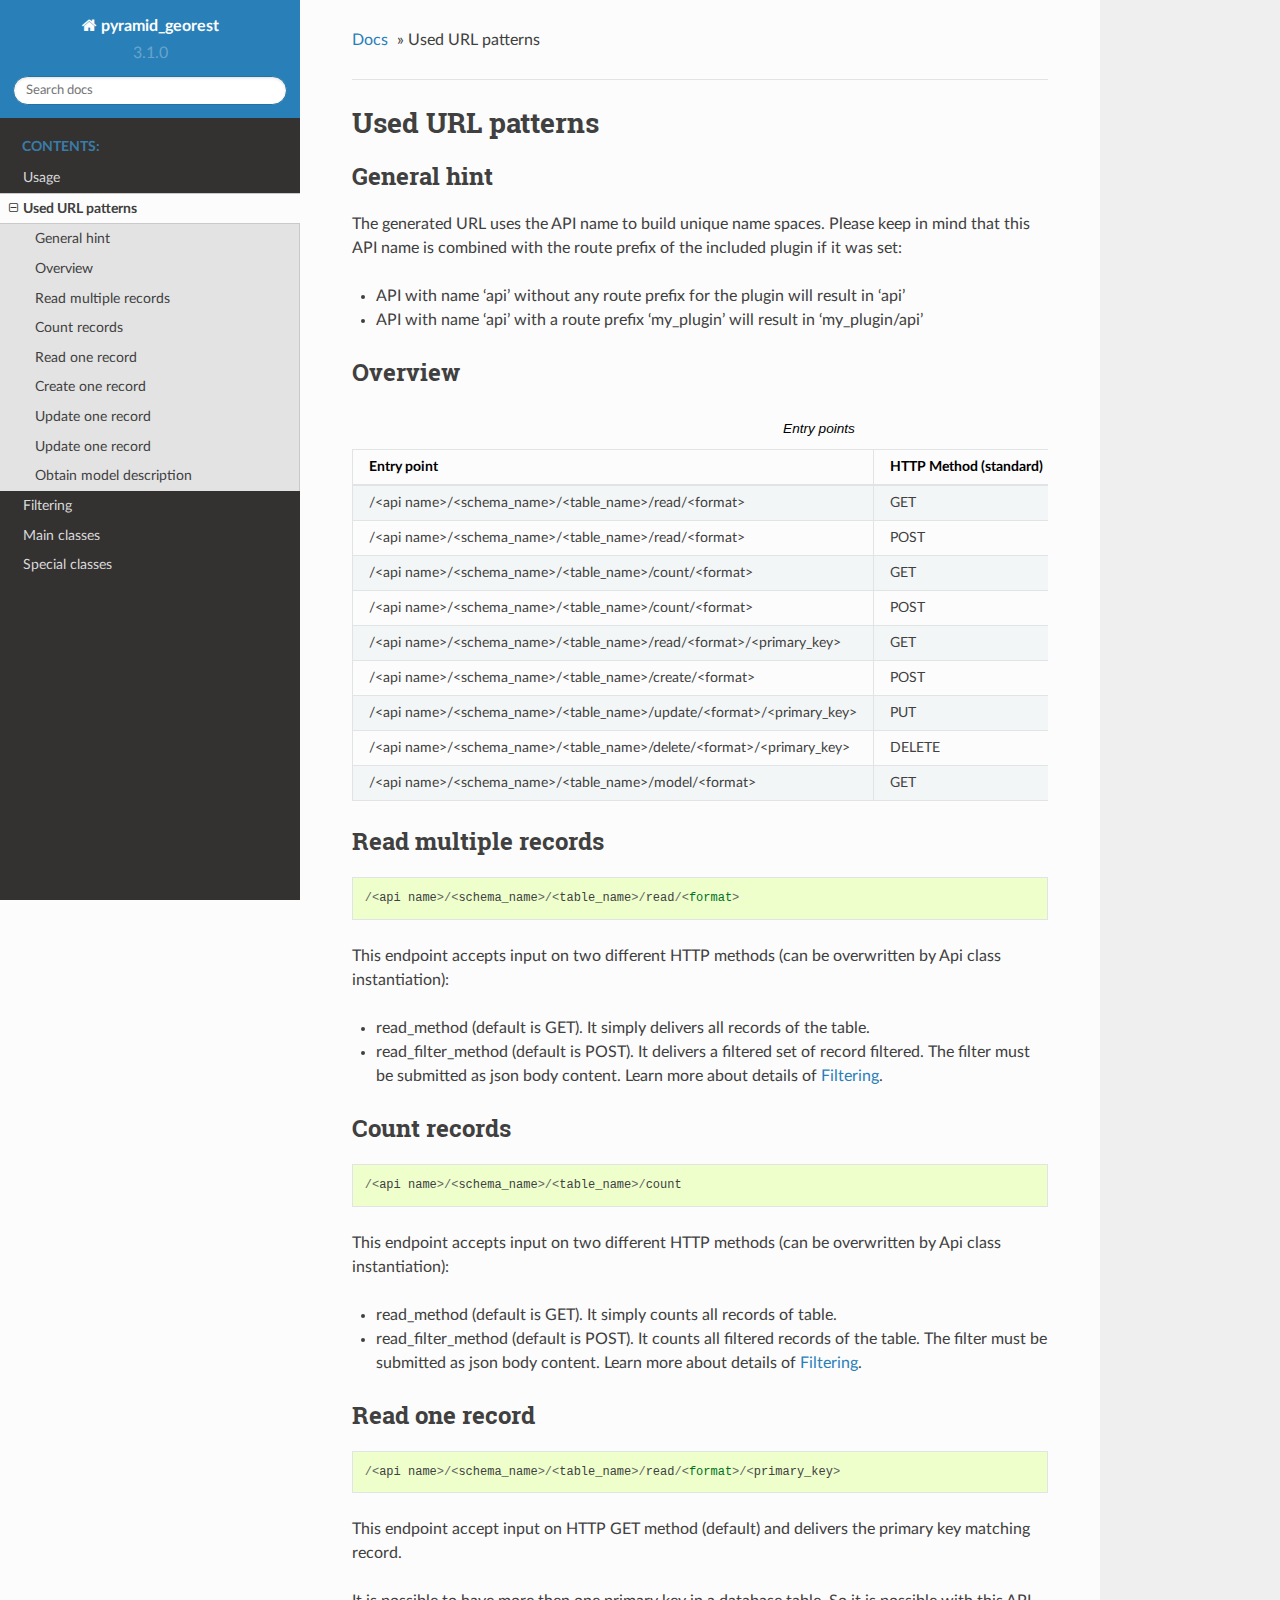
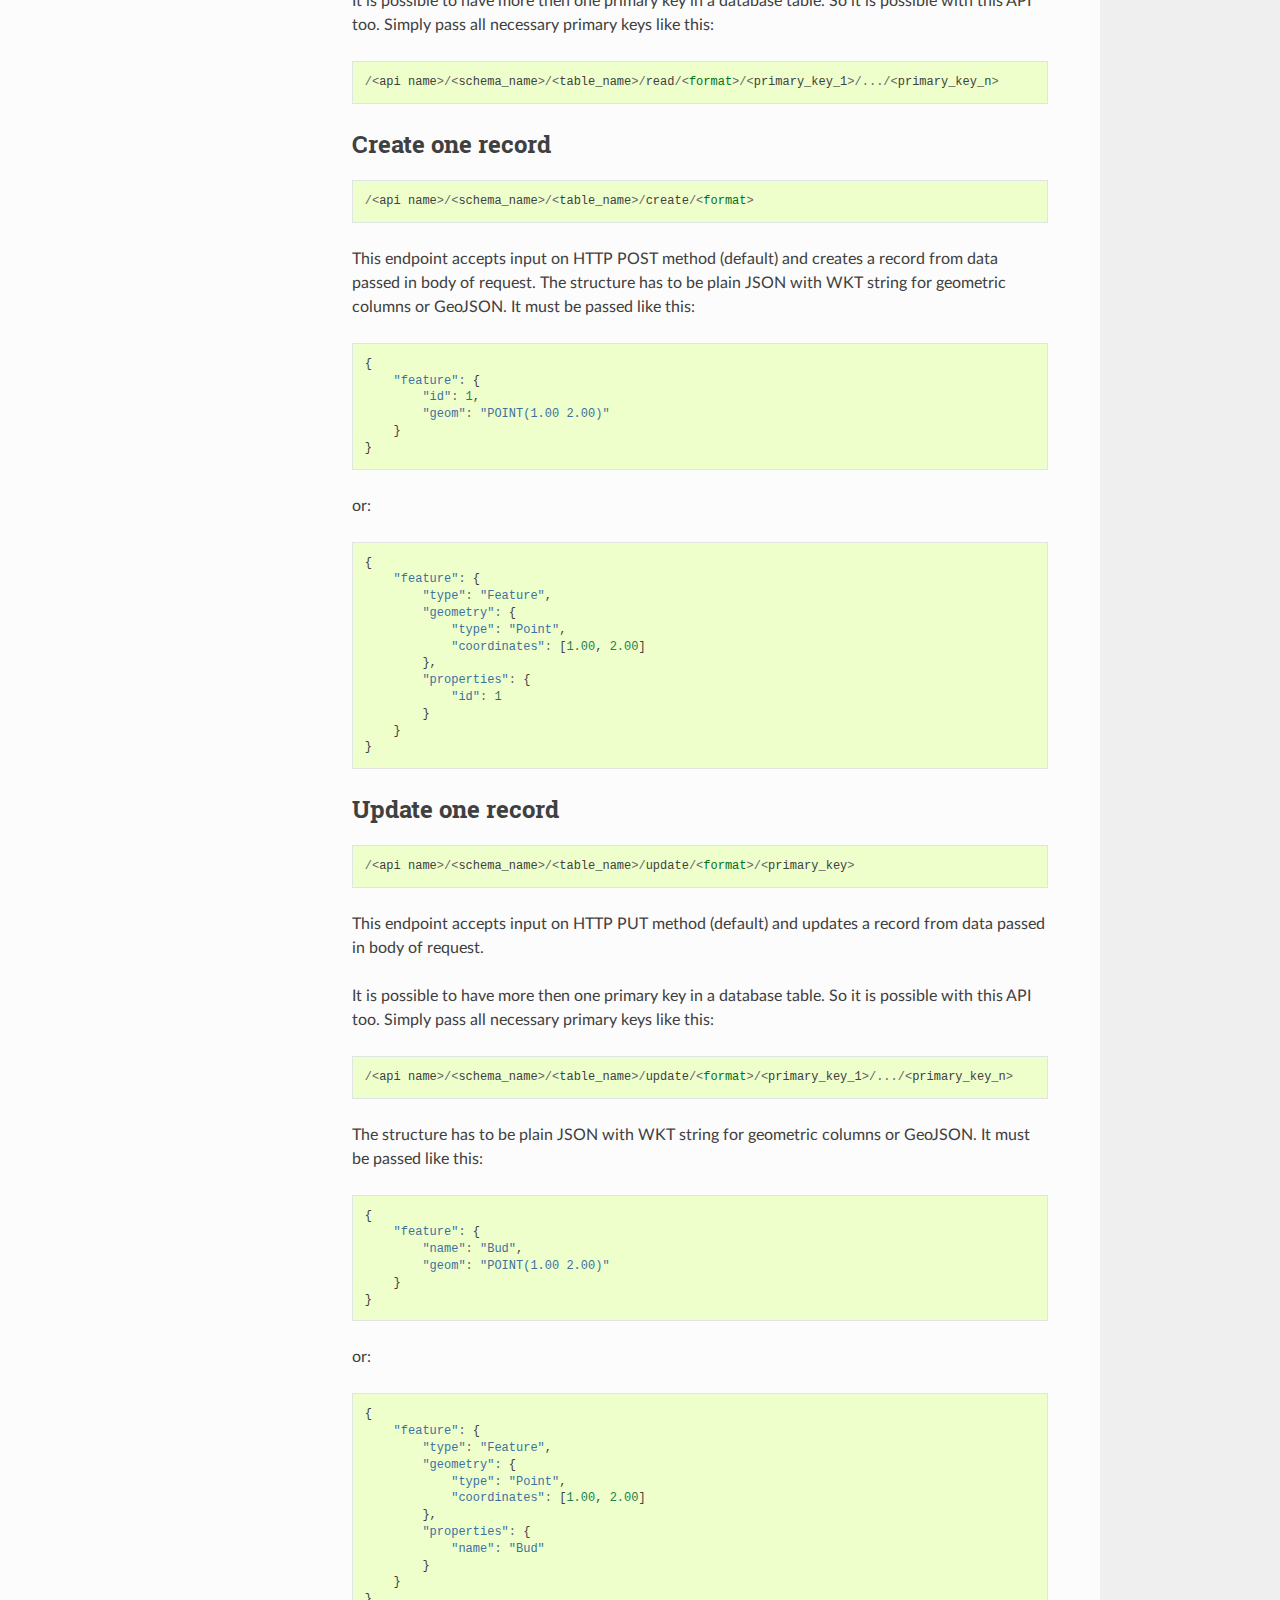
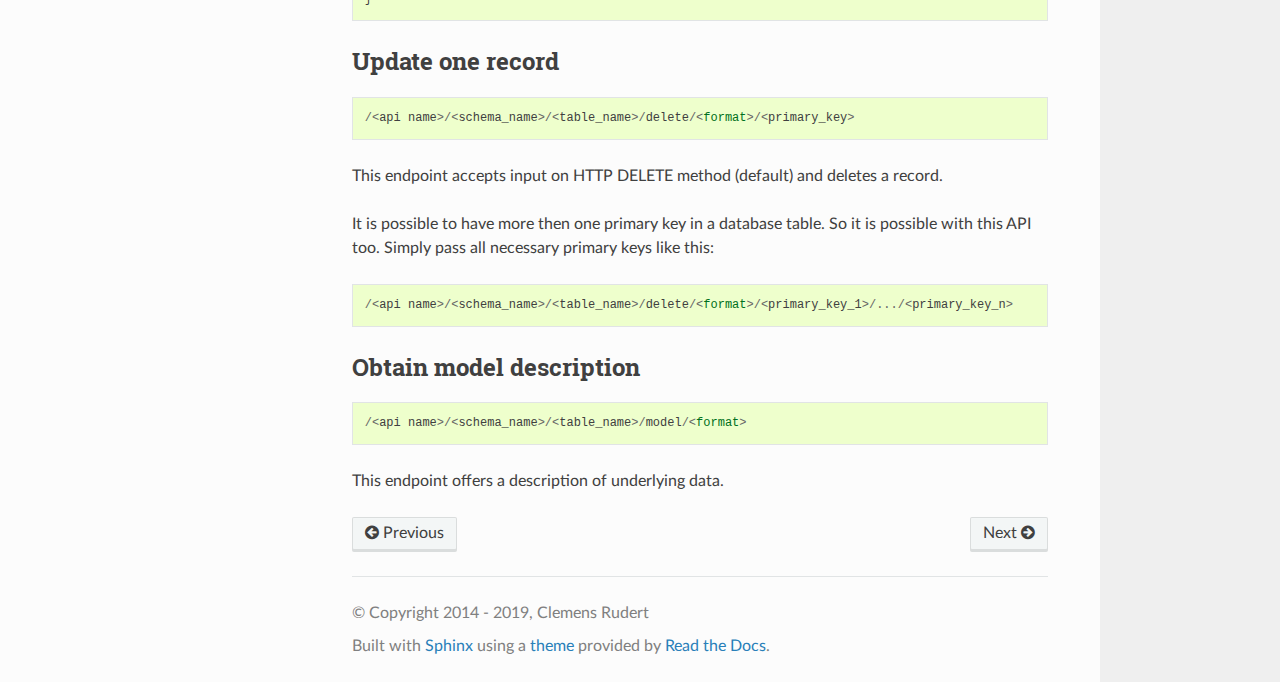
<file: url_patterns.html>
<!DOCTYPE html>
<!--[if IE 8]><html class="no-js lt-ie9" lang="en" > <![endif]-->
<!--[if gt IE 8]><!--> <html class="no-js" lang="en" > <!--<![endif]-->
<head>
  <meta charset="utf-8">
  
  <meta name="viewport" content="width=device-width, initial-scale=1.0">
  
  <title>Used URL patterns &mdash; pyramid_georest 3.1.0-rc5 documentation</title>
  

  
  
  
  

  
  <script type="text/javascript" src="_static/js/modernizr.min.js"></script>
  
    
      <script type="text/javascript">
          var DOCUMENTATION_OPTIONS = {
              URL_ROOT:'./',
              VERSION:'3.1.0-rc5',
              LANGUAGE:'en',
              COLLAPSE_INDEX:false,
              FILE_SUFFIX:'.html',
              HAS_SOURCE:  true,
              SOURCELINK_SUFFIX: '.txt'
          };
      </script>
        <script type="text/javascript" src="_static/jquery.js"></script>
        <script type="text/javascript" src="_static/underscore.js"></script>
        <script type="text/javascript" src="_static/doctools.js"></script>
    
    <script type="text/javascript" src="_static/js/theme.js"></script>

    

  
  <link rel="stylesheet" href="_static/css/theme.css" type="text/css" />
  <link rel="stylesheet" href="_static/pygments.css" type="text/css" />
    <link rel="index" title="Index" href="genindex.html" />
    <link rel="search" title="Search" href="search.html" />
    <link rel="next" title="Filtering" href="filter.html" />
    <link rel="prev" title="Usage" href="usage.html" /> 
</head>

<body class="wy-body-for-nav">

   
  <div class="wy-grid-for-nav">
    
    <nav data-toggle="wy-nav-shift" class="wy-nav-side">
      <div class="wy-side-scroll">
        <div class="wy-side-nav-search" >
          

          
            <a href="index.html" class="icon icon-home"> pyramid_georest
          

          
          </a>

          
            
            
              <div class="version">
                3.1.0
              </div>
            
          

          
<div role="search">
  <form id="rtd-search-form" class="wy-form" action="search.html" method="get">
    <input type="text" name="q" placeholder="Search docs" />
    <input type="hidden" name="check_keywords" value="yes" />
    <input type="hidden" name="area" value="default" />
  </form>
</div>

          
        </div>

        <div class="wy-menu wy-menu-vertical" data-spy="affix" role="navigation" aria-label="main navigation">
          
            
            
              
            
            
              <p class="caption"><span class="caption-text">Contents:</span></p>
<ul class="current">
<li class="toctree-l1"><a class="reference internal" href="usage.html">Usage</a></li>
<li class="toctree-l1 current"><a class="current reference internal" href="#">Used URL patterns</a><ul>
<li class="toctree-l2"><a class="reference internal" href="#general-hint">General hint</a></li>
<li class="toctree-l2"><a class="reference internal" href="#overview">Overview</a></li>
<li class="toctree-l2"><a class="reference internal" href="#read-multiple-records">Read multiple records</a></li>
<li class="toctree-l2"><a class="reference internal" href="#count-records">Count records</a></li>
<li class="toctree-l2"><a class="reference internal" href="#read-one-record">Read one record</a></li>
<li class="toctree-l2"><a class="reference internal" href="#create-one-record">Create one record</a></li>
<li class="toctree-l2"><a class="reference internal" href="#update-one-record">Update one record</a></li>
<li class="toctree-l2"><a class="reference internal" href="#id1">Update one record</a></li>
<li class="toctree-l2"><a class="reference internal" href="#obtain-model-description">Obtain model description</a></li>
</ul>
</li>
<li class="toctree-l1"><a class="reference internal" href="filter.html">Filtering</a></li>
<li class="toctree-l1"><a class="reference internal" href="main_classes.html">Main classes</a></li>
<li class="toctree-l1"><a class="reference internal" href="special_classes.html">Special classes</a></li>
</ul>

            
          
        </div>
      </div>
    </nav>

    <section data-toggle="wy-nav-shift" class="wy-nav-content-wrap">

      
      <nav class="wy-nav-top" aria-label="top navigation">
        
          <i data-toggle="wy-nav-top" class="fa fa-bars"></i>
          <a href="index.html">pyramid_georest</a>
        
      </nav>


      <div class="wy-nav-content">
        
        <div class="rst-content">
        
          















<div role="navigation" aria-label="breadcrumbs navigation">

  <ul class="wy-breadcrumbs">
    
      <li><a href="index.html">Docs</a> &raquo;</li>
        
      <li>Used URL patterns</li>
    
    
      <li class="wy-breadcrumbs-aside">
        
            
        
      </li>
    
  </ul>

  
  <hr/>
</div>
          <div role="main" class="document" itemscope="itemscope" itemtype="http://schema.org/Article">
           <div itemprop="articleBody">
            
  <div class="section" id="used-url-patterns">
<span id="url-patterns"></span><h1>Used URL patterns<a class="headerlink" href="#used-url-patterns" title="Permalink to this headline">¶</a></h1>
<div class="section" id="general-hint">
<h2>General hint<a class="headerlink" href="#general-hint" title="Permalink to this headline">¶</a></h2>
<p>The generated URL uses the API name to build unique name spaces. Please keep in mind that this API name is
combined with the route prefix of the included plugin if it was set:</p>
<ul class="simple">
<li>API with name &#8216;api&#8217; without any route prefix for the plugin will result in &#8216;api&#8217;</li>
<li>API with name &#8216;api&#8217; with a route prefix &#8216;my_plugin&#8217; will result in &#8216;my_plugin/api&#8217;</li>
</ul>
</div>
<div class="section" id="overview">
<h2>Overview<a class="headerlink" href="#overview" title="Permalink to this headline">¶</a></h2>
<table border="1" class="docutils" id="id2">
<caption><span class="caption-text">Entry points</span><a class="headerlink" href="#id2" title="Permalink to this table">¶</a></caption>
<colgroup>
<col width="33%" />
<col width="33%" />
<col width="33%" />
</colgroup>
<thead valign="bottom">
<tr class="row-odd"><th class="head">Entry point</th>
<th class="head">HTTP Method (standard)</th>
<th class="head">Comment</th>
</tr>
</thead>
<tbody valign="top">
<tr class="row-even"><td>/&lt;api name&gt;/&lt;schema_name&gt;/&lt;table_name&gt;/read/&lt;format&gt;</td>
<td>GET</td>
<td>&#160;</td>
</tr>
<tr class="row-odd"><td>/&lt;api name&gt;/&lt;schema_name&gt;/&lt;table_name&gt;/read/&lt;format&gt;</td>
<td>POST</td>
<td>Filter is passed as body content.</td>
</tr>
<tr class="row-even"><td>/&lt;api name&gt;/&lt;schema_name&gt;/&lt;table_name&gt;/count/&lt;format&gt;</td>
<td>GET</td>
<td>&#160;</td>
</tr>
<tr class="row-odd"><td>/&lt;api name&gt;/&lt;schema_name&gt;/&lt;table_name&gt;/count/&lt;format&gt;</td>
<td>POST</td>
<td>Filter is passed as body content.</td>
</tr>
<tr class="row-even"><td>/&lt;api name&gt;/&lt;schema_name&gt;/&lt;table_name&gt;/read/&lt;format&gt;/&lt;primary_key&gt;</td>
<td>GET</td>
<td>&#160;</td>
</tr>
<tr class="row-odd"><td>/&lt;api name&gt;/&lt;schema_name&gt;/&lt;table_name&gt;/create/&lt;format&gt;</td>
<td>POST</td>
<td>Feature is passed as body content.</td>
</tr>
<tr class="row-even"><td>/&lt;api name&gt;/&lt;schema_name&gt;/&lt;table_name&gt;/update/&lt;format&gt;/&lt;primary_key&gt;</td>
<td>PUT</td>
<td>Feature is passed as body content.</td>
</tr>
<tr class="row-odd"><td>/&lt;api name&gt;/&lt;schema_name&gt;/&lt;table_name&gt;/delete/&lt;format&gt;/&lt;primary_key&gt;</td>
<td>DELETE</td>
<td>&#160;</td>
</tr>
<tr class="row-even"><td>/&lt;api name&gt;/&lt;schema_name&gt;/&lt;table_name&gt;/model/&lt;format&gt;</td>
<td>GET</td>
<td>&#160;</td>
</tr>
</tbody>
</table>
</div>
<div class="section" id="read-multiple-records">
<h2>Read multiple records<a class="headerlink" href="#read-multiple-records" title="Permalink to this headline">¶</a></h2>
<div class="highlight-default"><div class="highlight"><pre><span></span><span class="o">/&lt;</span><span class="n">api</span> <span class="n">name</span><span class="o">&gt;/&lt;</span><span class="n">schema_name</span><span class="o">&gt;/&lt;</span><span class="n">table_name</span><span class="o">&gt;/</span><span class="n">read</span><span class="o">/&lt;</span><span class="nb">format</span><span class="o">&gt;</span>
</pre></div>
</div>
<p>This endpoint accepts input on two different HTTP methods (can be overwritten by Api class instantiation):</p>
<ul class="simple">
<li>read_method (default is GET). It simply delivers all records of the table.</li>
<li>read_filter_method (default is POST). It delivers a filtered set of record filtered. The filter must be
submitted as json body content. Learn more about details of <a class="reference internal" href="filter.html#filter"><span class="std std-ref">Filtering</span></a>.</li>
</ul>
</div>
<div class="section" id="count-records">
<h2>Count records<a class="headerlink" href="#count-records" title="Permalink to this headline">¶</a></h2>
<div class="highlight-default"><div class="highlight"><pre><span></span><span class="o">/&lt;</span><span class="n">api</span> <span class="n">name</span><span class="o">&gt;/&lt;</span><span class="n">schema_name</span><span class="o">&gt;/&lt;</span><span class="n">table_name</span><span class="o">&gt;/</span><span class="n">count</span>
</pre></div>
</div>
<p>This endpoint accepts input on two different HTTP methods (can be overwritten by Api class instantiation):</p>
<ul class="simple">
<li>read_method (default is GET). It simply counts all records of table.</li>
<li>read_filter_method (default is POST). It counts all filtered records of the table. The filter must be
submitted as json body content. Learn more about details of <a class="reference internal" href="filter.html#filter"><span class="std std-ref">Filtering</span></a>.</li>
</ul>
</div>
<div class="section" id="read-one-record">
<h2>Read one record<a class="headerlink" href="#read-one-record" title="Permalink to this headline">¶</a></h2>
<div class="highlight-default"><div class="highlight"><pre><span></span><span class="o">/&lt;</span><span class="n">api</span> <span class="n">name</span><span class="o">&gt;/&lt;</span><span class="n">schema_name</span><span class="o">&gt;/&lt;</span><span class="n">table_name</span><span class="o">&gt;/</span><span class="n">read</span><span class="o">/&lt;</span><span class="nb">format</span><span class="o">&gt;/&lt;</span><span class="n">primary_key</span><span class="o">&gt;</span>
</pre></div>
</div>
<p>This endpoint accept input on HTTP GET method (default) and delivers the primary key matching record.</p>
<p>It is possible to have more then one primary key in a database table. So it is possible with this API too.
Simply pass all necessary primary keys like this:</p>
<div class="highlight-default"><div class="highlight"><pre><span></span><span class="o">/&lt;</span><span class="n">api</span> <span class="n">name</span><span class="o">&gt;/&lt;</span><span class="n">schema_name</span><span class="o">&gt;/&lt;</span><span class="n">table_name</span><span class="o">&gt;/</span><span class="n">read</span><span class="o">/&lt;</span><span class="nb">format</span><span class="o">&gt;/&lt;</span><span class="n">primary_key_1</span><span class="o">&gt;/.../&lt;</span><span class="n">primary_key_n</span><span class="o">&gt;</span>
</pre></div>
</div>
</div>
<div class="section" id="create-one-record">
<h2>Create one record<a class="headerlink" href="#create-one-record" title="Permalink to this headline">¶</a></h2>
<div class="highlight-default"><div class="highlight"><pre><span></span><span class="o">/&lt;</span><span class="n">api</span> <span class="n">name</span><span class="o">&gt;/&lt;</span><span class="n">schema_name</span><span class="o">&gt;/&lt;</span><span class="n">table_name</span><span class="o">&gt;/</span><span class="n">create</span><span class="o">/&lt;</span><span class="nb">format</span><span class="o">&gt;</span>
</pre></div>
</div>
<p>This endpoint accepts input on HTTP POST method (default) and creates a record from data passed in body
of request. The structure has to be plain JSON with WKT string for geometric columns or GeoJSON. It must be
passed like this:</p>
<div class="highlight-javascript"><div class="highlight"><pre><span></span><span class="p">{</span>
    <span class="s2">&quot;feature&quot;</span><span class="o">:</span> <span class="p">{</span>
        <span class="s2">&quot;id&quot;</span><span class="o">:</span> <span class="mi">1</span><span class="p">,</span>
        <span class="s2">&quot;geom&quot;</span><span class="o">:</span> <span class="s2">&quot;POINT(1.00 2.00)&quot;</span>
    <span class="p">}</span>
<span class="p">}</span>
</pre></div>
</div>
<p>or:</p>
<div class="highlight-javascript"><div class="highlight"><pre><span></span><span class="p">{</span>
    <span class="s2">&quot;feature&quot;</span><span class="o">:</span> <span class="p">{</span>
        <span class="s2">&quot;type&quot;</span><span class="o">:</span> <span class="s2">&quot;Feature&quot;</span><span class="p">,</span>
        <span class="s2">&quot;geometry&quot;</span><span class="o">:</span> <span class="p">{</span>
            <span class="s2">&quot;type&quot;</span><span class="o">:</span> <span class="s2">&quot;Point&quot;</span><span class="p">,</span>
            <span class="s2">&quot;coordinates&quot;</span><span class="o">:</span> <span class="p">[</span><span class="mf">1.00</span><span class="p">,</span> <span class="mf">2.00</span><span class="p">]</span>
        <span class="p">},</span>
        <span class="s2">&quot;properties&quot;</span><span class="o">:</span> <span class="p">{</span>
            <span class="s2">&quot;id&quot;</span><span class="o">:</span> <span class="mi">1</span>
        <span class="p">}</span>
    <span class="p">}</span>
<span class="p">}</span>
</pre></div>
</div>
</div>
<div class="section" id="update-one-record">
<h2>Update one record<a class="headerlink" href="#update-one-record" title="Permalink to this headline">¶</a></h2>
<div class="highlight-default"><div class="highlight"><pre><span></span><span class="o">/&lt;</span><span class="n">api</span> <span class="n">name</span><span class="o">&gt;/&lt;</span><span class="n">schema_name</span><span class="o">&gt;/&lt;</span><span class="n">table_name</span><span class="o">&gt;/</span><span class="n">update</span><span class="o">/&lt;</span><span class="nb">format</span><span class="o">&gt;/&lt;</span><span class="n">primary_key</span><span class="o">&gt;</span>
</pre></div>
</div>
<p>This endpoint accepts input on HTTP PUT method (default) and updates a record from data passed in body
of request.</p>
<p>It is possible to have more then one primary key in a database table. So it is possible with this API too.
Simply pass all necessary primary keys like this:</p>
<div class="highlight-default"><div class="highlight"><pre><span></span><span class="o">/&lt;</span><span class="n">api</span> <span class="n">name</span><span class="o">&gt;/&lt;</span><span class="n">schema_name</span><span class="o">&gt;/&lt;</span><span class="n">table_name</span><span class="o">&gt;/</span><span class="n">update</span><span class="o">/&lt;</span><span class="nb">format</span><span class="o">&gt;/&lt;</span><span class="n">primary_key_1</span><span class="o">&gt;/.../&lt;</span><span class="n">primary_key_n</span><span class="o">&gt;</span>
</pre></div>
</div>
<p>The structure has to be plain JSON with WKT string for geometric columns or GeoJSON. It must be
passed like this:</p>
<div class="highlight-javascript"><div class="highlight"><pre><span></span><span class="p">{</span>
    <span class="s2">&quot;feature&quot;</span><span class="o">:</span> <span class="p">{</span>
        <span class="s2">&quot;name&quot;</span><span class="o">:</span> <span class="s2">&quot;Bud&quot;</span><span class="p">,</span>
        <span class="s2">&quot;geom&quot;</span><span class="o">:</span> <span class="s2">&quot;POINT(1.00 2.00)&quot;</span>
    <span class="p">}</span>
<span class="p">}</span>
</pre></div>
</div>
<p>or:</p>
<div class="highlight-javascript"><div class="highlight"><pre><span></span><span class="p">{</span>
    <span class="s2">&quot;feature&quot;</span><span class="o">:</span> <span class="p">{</span>
        <span class="s2">&quot;type&quot;</span><span class="o">:</span> <span class="s2">&quot;Feature&quot;</span><span class="p">,</span>
        <span class="s2">&quot;geometry&quot;</span><span class="o">:</span> <span class="p">{</span>
            <span class="s2">&quot;type&quot;</span><span class="o">:</span> <span class="s2">&quot;Point&quot;</span><span class="p">,</span>
            <span class="s2">&quot;coordinates&quot;</span><span class="o">:</span> <span class="p">[</span><span class="mf">1.00</span><span class="p">,</span> <span class="mf">2.00</span><span class="p">]</span>
        <span class="p">},</span>
        <span class="s2">&quot;properties&quot;</span><span class="o">:</span> <span class="p">{</span>
            <span class="s2">&quot;name&quot;</span><span class="o">:</span> <span class="s2">&quot;Bud&quot;</span>
        <span class="p">}</span>
    <span class="p">}</span>
<span class="p">}</span>
</pre></div>
</div>
</div>
<div class="section" id="id1">
<h2>Update one record<a class="headerlink" href="#id1" title="Permalink to this headline">¶</a></h2>
<div class="highlight-default"><div class="highlight"><pre><span></span><span class="o">/&lt;</span><span class="n">api</span> <span class="n">name</span><span class="o">&gt;/&lt;</span><span class="n">schema_name</span><span class="o">&gt;/&lt;</span><span class="n">table_name</span><span class="o">&gt;/</span><span class="n">delete</span><span class="o">/&lt;</span><span class="nb">format</span><span class="o">&gt;/&lt;</span><span class="n">primary_key</span><span class="o">&gt;</span>
</pre></div>
</div>
<p>This endpoint accepts input on HTTP DELETE method (default) and deletes a record.</p>
<p>It is possible to have more then one primary key in a database table. So it is possible with this API too.
Simply pass all necessary primary keys like this:</p>
<div class="highlight-default"><div class="highlight"><pre><span></span><span class="o">/&lt;</span><span class="n">api</span> <span class="n">name</span><span class="o">&gt;/&lt;</span><span class="n">schema_name</span><span class="o">&gt;/&lt;</span><span class="n">table_name</span><span class="o">&gt;/</span><span class="n">delete</span><span class="o">/&lt;</span><span class="nb">format</span><span class="o">&gt;/&lt;</span><span class="n">primary_key_1</span><span class="o">&gt;/.../&lt;</span><span class="n">primary_key_n</span><span class="o">&gt;</span>
</pre></div>
</div>
</div>
<div class="section" id="obtain-model-description">
<h2>Obtain model description<a class="headerlink" href="#obtain-model-description" title="Permalink to this headline">¶</a></h2>
<div class="highlight-default"><div class="highlight"><pre><span></span><span class="o">/&lt;</span><span class="n">api</span> <span class="n">name</span><span class="o">&gt;/&lt;</span><span class="n">schema_name</span><span class="o">&gt;/&lt;</span><span class="n">table_name</span><span class="o">&gt;/</span><span class="n">model</span><span class="o">/&lt;</span><span class="nb">format</span><span class="o">&gt;</span>
</pre></div>
</div>
<p>This endpoint offers a description of underlying data.</p>
</div>
</div>


           </div>
           
          </div>
          <footer>
  
    <div class="rst-footer-buttons" role="navigation" aria-label="footer navigation">
      
        <a href="filter.html" class="btn btn-neutral float-right" title="Filtering" accesskey="n" rel="next">Next <span class="fa fa-arrow-circle-right"></span></a>
      
      
        <a href="usage.html" class="btn btn-neutral float-left" title="Usage" accesskey="p" rel="prev"><span class="fa fa-arrow-circle-left"></span> Previous</a>
      
    </div>
  

  <hr/>

  <div role="contentinfo">
    <p>
        &copy; Copyright 2014 - 2019, Clemens Rudert

    </p>
  </div>
  Built with <a href="http://sphinx-doc.org/">Sphinx</a> using a <a href="https://github.com/rtfd/sphinx_rtd_theme">theme</a> provided by <a href="https://readthedocs.org">Read the Docs</a>. 

</footer>

        </div>
      </div>

    </section>

  </div>
  


  <script type="text/javascript">
      jQuery(function () {
          SphinxRtdTheme.Navigation.enable(true);
      });
  </script>

  
  
    
   

</body>
</html>
</file>
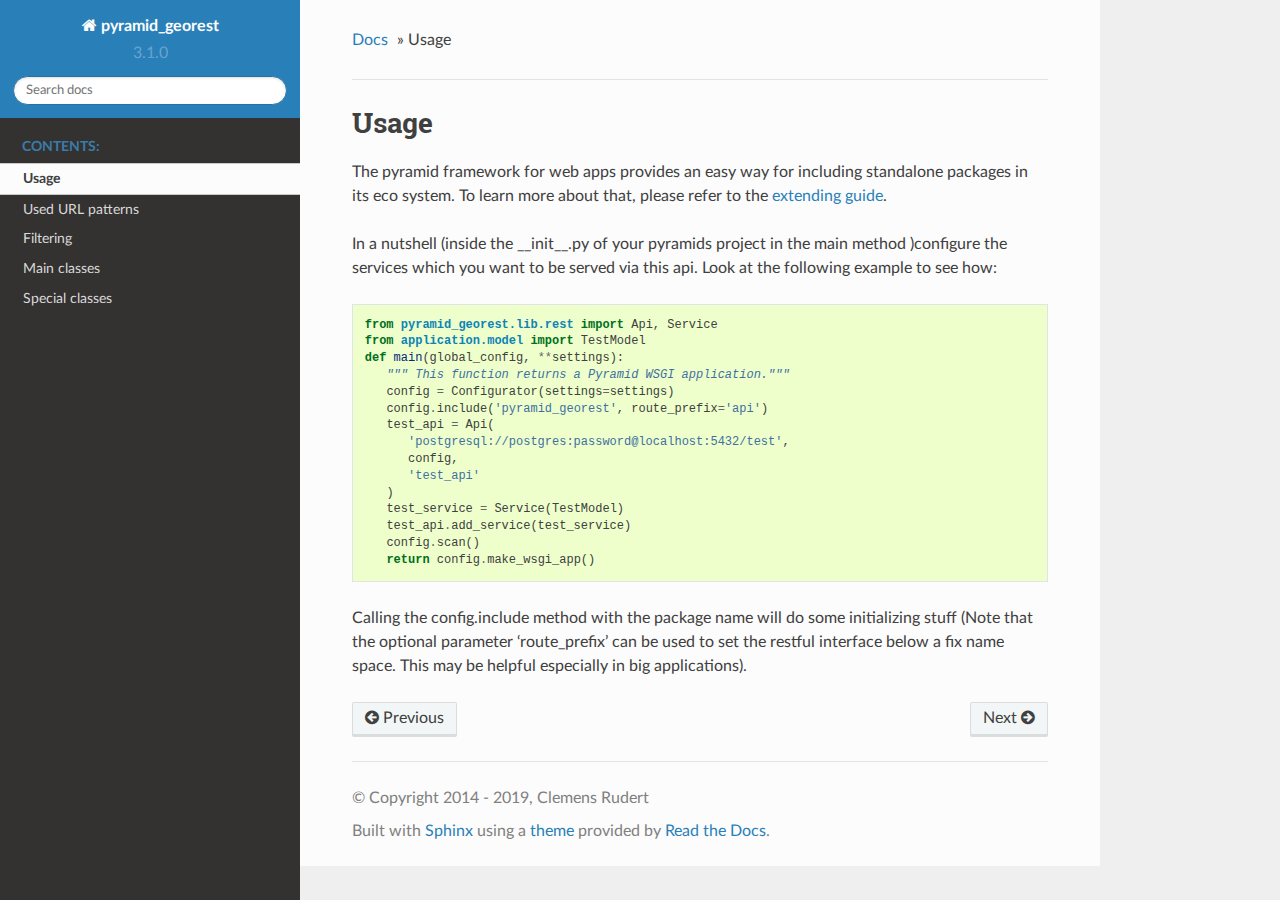
<file: usage.html>
<!DOCTYPE html>
<!--[if IE 8]><html class="no-js lt-ie9" lang="en" > <![endif]-->
<!--[if gt IE 8]><!--> <html class="no-js" lang="en" > <!--<![endif]-->
<head>
  <meta charset="utf-8">
  
  <meta name="viewport" content="width=device-width, initial-scale=1.0">
  
  <title>Usage &mdash; pyramid_georest 3.1.0-rc5 documentation</title>
  

  
  
  
  

  
  <script type="text/javascript" src="_static/js/modernizr.min.js"></script>
  
    
      <script type="text/javascript">
          var DOCUMENTATION_OPTIONS = {
              URL_ROOT:'./',
              VERSION:'3.1.0-rc5',
              LANGUAGE:'en',
              COLLAPSE_INDEX:false,
              FILE_SUFFIX:'.html',
              HAS_SOURCE:  true,
              SOURCELINK_SUFFIX: '.txt'
          };
      </script>
        <script type="text/javascript" src="_static/jquery.js"></script>
        <script type="text/javascript" src="_static/underscore.js"></script>
        <script type="text/javascript" src="_static/doctools.js"></script>
    
    <script type="text/javascript" src="_static/js/theme.js"></script>

    

  
  <link rel="stylesheet" href="_static/css/theme.css" type="text/css" />
  <link rel="stylesheet" href="_static/pygments.css" type="text/css" />
    <link rel="index" title="Index" href="genindex.html" />
    <link rel="search" title="Search" href="search.html" />
    <link rel="next" title="Used URL patterns" href="url_patterns.html" />
    <link rel="prev" title="pyramid_georest documentation" href="index.html" /> 
</head>

<body class="wy-body-for-nav">

   
  <div class="wy-grid-for-nav">
    
    <nav data-toggle="wy-nav-shift" class="wy-nav-side">
      <div class="wy-side-scroll">
        <div class="wy-side-nav-search" >
          

          
            <a href="index.html" class="icon icon-home"> pyramid_georest
          

          
          </a>

          
            
            
              <div class="version">
                3.1.0
              </div>
            
          

          
<div role="search">
  <form id="rtd-search-form" class="wy-form" action="search.html" method="get">
    <input type="text" name="q" placeholder="Search docs" />
    <input type="hidden" name="check_keywords" value="yes" />
    <input type="hidden" name="area" value="default" />
  </form>
</div>

          
        </div>

        <div class="wy-menu wy-menu-vertical" data-spy="affix" role="navigation" aria-label="main navigation">
          
            
            
              
            
            
              <p class="caption"><span class="caption-text">Contents:</span></p>
<ul class="current">
<li class="toctree-l1 current"><a class="current reference internal" href="#">Usage</a></li>
<li class="toctree-l1"><a class="reference internal" href="url_patterns.html">Used URL patterns</a></li>
<li class="toctree-l1"><a class="reference internal" href="filter.html">Filtering</a></li>
<li class="toctree-l1"><a class="reference internal" href="main_classes.html">Main classes</a></li>
<li class="toctree-l1"><a class="reference internal" href="special_classes.html">Special classes</a></li>
</ul>

            
          
        </div>
      </div>
    </nav>

    <section data-toggle="wy-nav-shift" class="wy-nav-content-wrap">

      
      <nav class="wy-nav-top" aria-label="top navigation">
        
          <i data-toggle="wy-nav-top" class="fa fa-bars"></i>
          <a href="index.html">pyramid_georest</a>
        
      </nav>


      <div class="wy-nav-content">
        
        <div class="rst-content">
        
          















<div role="navigation" aria-label="breadcrumbs navigation">

  <ul class="wy-breadcrumbs">
    
      <li><a href="index.html">Docs</a> &raquo;</li>
        
      <li>Usage</li>
    
    
      <li class="wy-breadcrumbs-aside">
        
            
        
      </li>
    
  </ul>

  
  <hr/>
</div>
          <div role="main" class="document" itemscope="itemscope" itemtype="http://schema.org/Article">
           <div itemprop="articleBody">
            
  <div class="section" id="usage">
<span id="id1"></span><h1>Usage<a class="headerlink" href="#usage" title="Permalink to this headline">¶</a></h1>
<p>The pyramid framework for web apps provides an easy way for including
standalone packages in its eco system. To learn more about that, please refer to the
<a class="reference external" href="http://docs.pylonsproject.org/projects/pyramid//en/latest/narr/extending.html">extending guide</a>.</p>
<p>In a nutshell (inside the __init__.py of your pyramids project in the
main method )configure the services which you want to be served via this api. Look
at the following example to see how:</p>
<div class="highlight-python"><div class="highlight"><pre><span></span><span class="kn">from</span> <span class="nn">pyramid_georest.lib.rest</span> <span class="kn">import</span> <span class="n">Api</span><span class="p">,</span> <span class="n">Service</span>
<span class="kn">from</span> <span class="nn">application.model</span> <span class="kn">import</span> <span class="n">TestModel</span>
<span class="k">def</span> <span class="nf">main</span><span class="p">(</span><span class="n">global_config</span><span class="p">,</span> <span class="o">**</span><span class="n">settings</span><span class="p">):</span>
   <span class="sd">&quot;&quot;&quot; This function returns a Pyramid WSGI application.&quot;&quot;&quot;</span>
   <span class="n">config</span> <span class="o">=</span> <span class="n">Configurator</span><span class="p">(</span><span class="n">settings</span><span class="o">=</span><span class="n">settings</span><span class="p">)</span>
   <span class="n">config</span><span class="o">.</span><span class="n">include</span><span class="p">(</span><span class="s1">&#39;pyramid_georest&#39;</span><span class="p">,</span> <span class="n">route_prefix</span><span class="o">=</span><span class="s1">&#39;api&#39;</span><span class="p">)</span>
   <span class="n">test_api</span> <span class="o">=</span> <span class="n">Api</span><span class="p">(</span>
      <span class="s1">&#39;postgresql://postgres:password@localhost:5432/test&#39;</span><span class="p">,</span>
      <span class="n">config</span><span class="p">,</span>
      <span class="s1">&#39;test_api&#39;</span>
   <span class="p">)</span>
   <span class="n">test_service</span> <span class="o">=</span> <span class="n">Service</span><span class="p">(</span><span class="n">TestModel</span><span class="p">)</span>
   <span class="n">test_api</span><span class="o">.</span><span class="n">add_service</span><span class="p">(</span><span class="n">test_service</span><span class="p">)</span>
   <span class="n">config</span><span class="o">.</span><span class="n">scan</span><span class="p">()</span>
   <span class="k">return</span> <span class="n">config</span><span class="o">.</span><span class="n">make_wsgi_app</span><span class="p">()</span>
</pre></div>
</div>
<p>Calling the config.include method with the package name will do some
initializing stuff (Note that the optional
parameter &#8216;route_prefix&#8217; can be used to set the restful interface below
a fix name space. This may be helpful especially
in big applications).</p>
</div>


           </div>
           
          </div>
          <footer>
  
    <div class="rst-footer-buttons" role="navigation" aria-label="footer navigation">
      
        <a href="url_patterns.html" class="btn btn-neutral float-right" title="Used URL patterns" accesskey="n" rel="next">Next <span class="fa fa-arrow-circle-right"></span></a>
      
      
        <a href="index.html" class="btn btn-neutral float-left" title="pyramid_georest documentation" accesskey="p" rel="prev"><span class="fa fa-arrow-circle-left"></span> Previous</a>
      
    </div>
  

  <hr/>

  <div role="contentinfo">
    <p>
        &copy; Copyright 2014 - 2019, Clemens Rudert

    </p>
  </div>
  Built with <a href="http://sphinx-doc.org/">Sphinx</a> using a <a href="https://github.com/rtfd/sphinx_rtd_theme">theme</a> provided by <a href="https://readthedocs.org">Read the Docs</a>. 

</footer>

        </div>
      </div>

    </section>

  </div>
  


  <script type="text/javascript">
      jQuery(function () {
          SphinxRtdTheme.Navigation.enable(true);
      });
  </script>

  
  
    
   

</body>
</html>
</file>
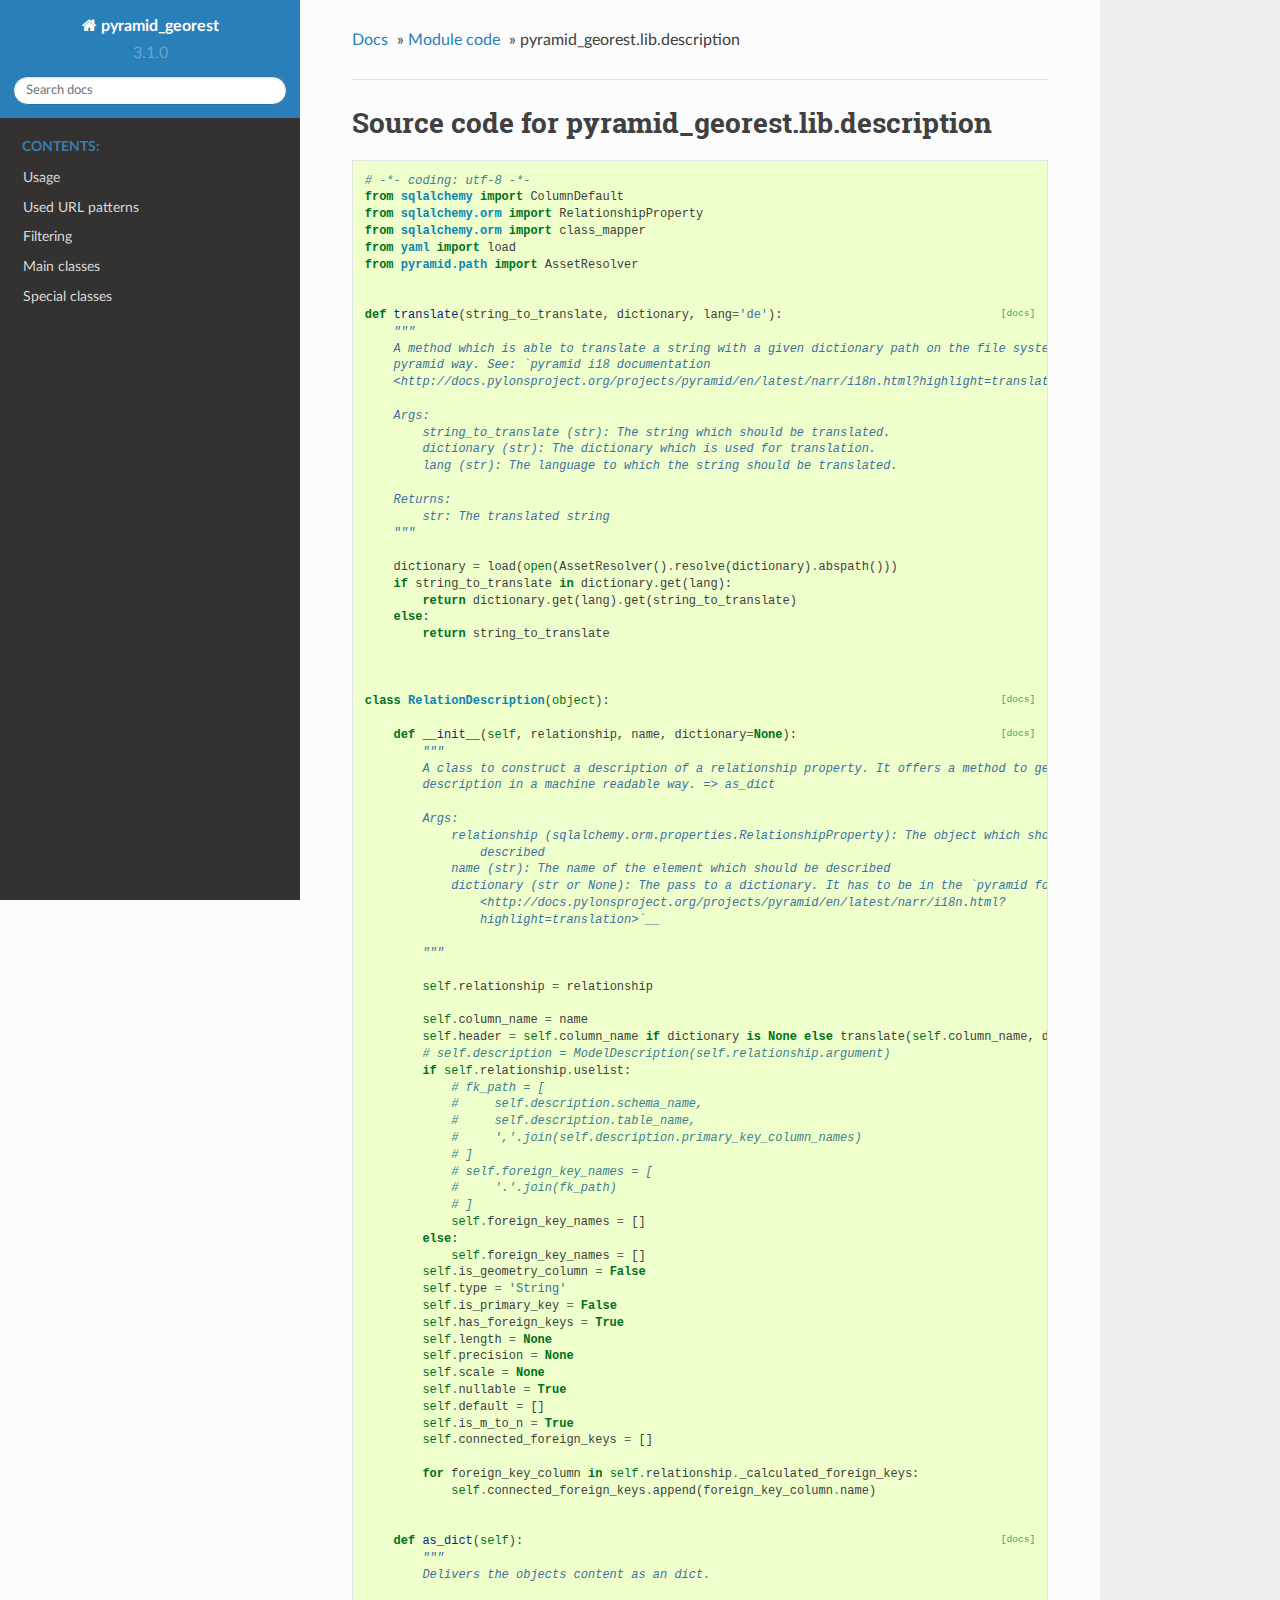
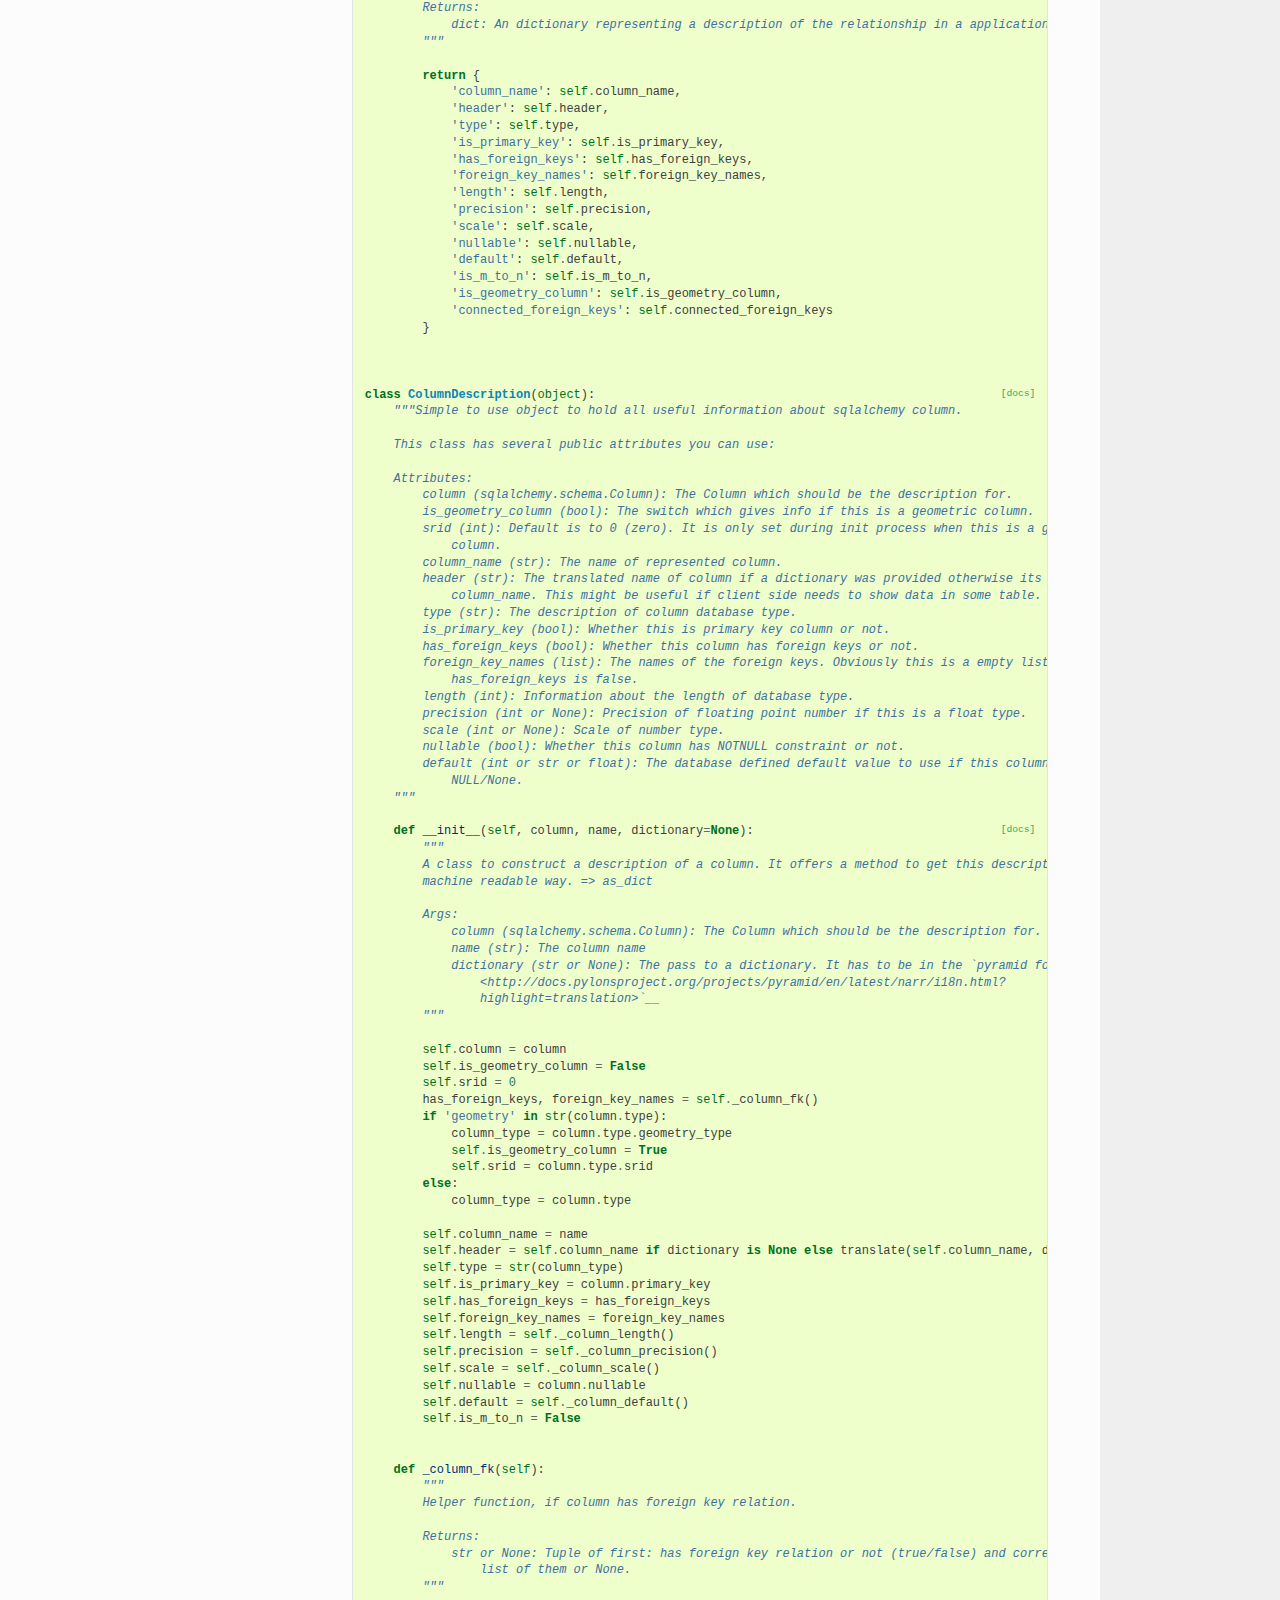
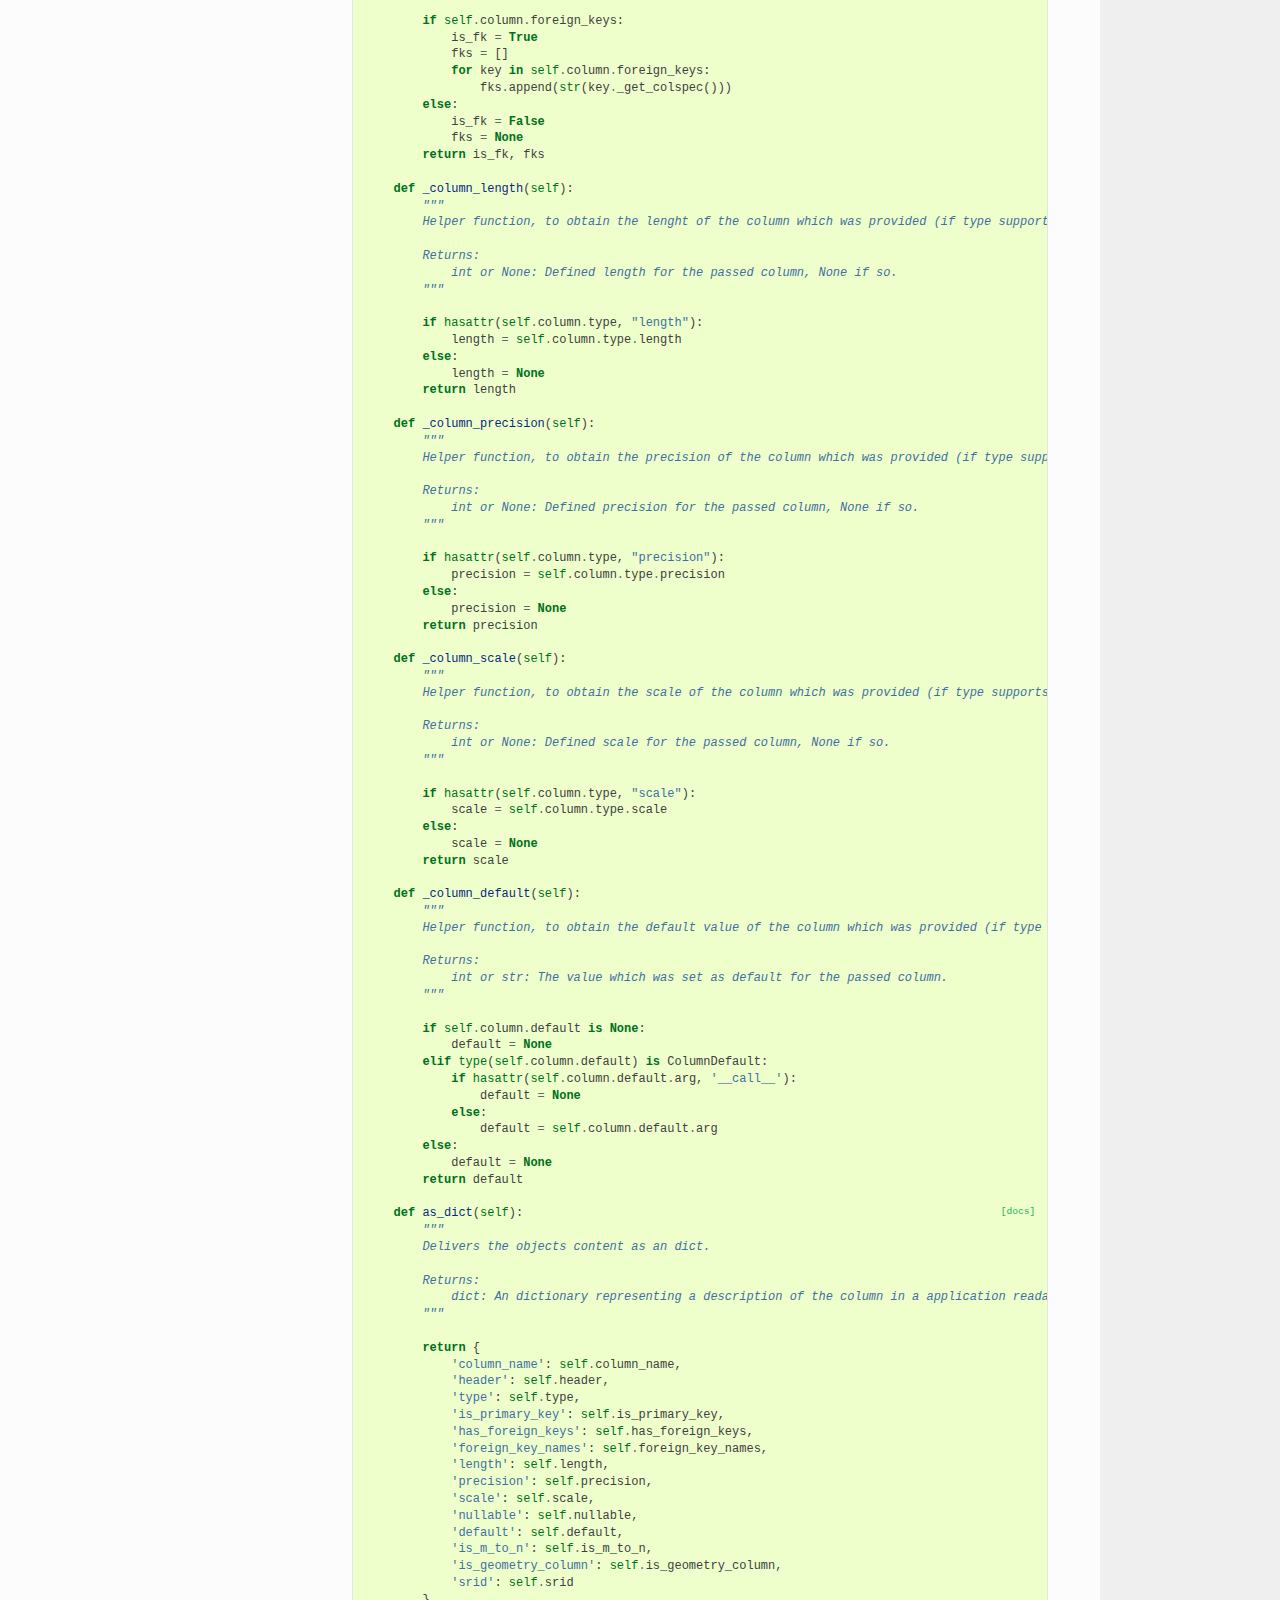
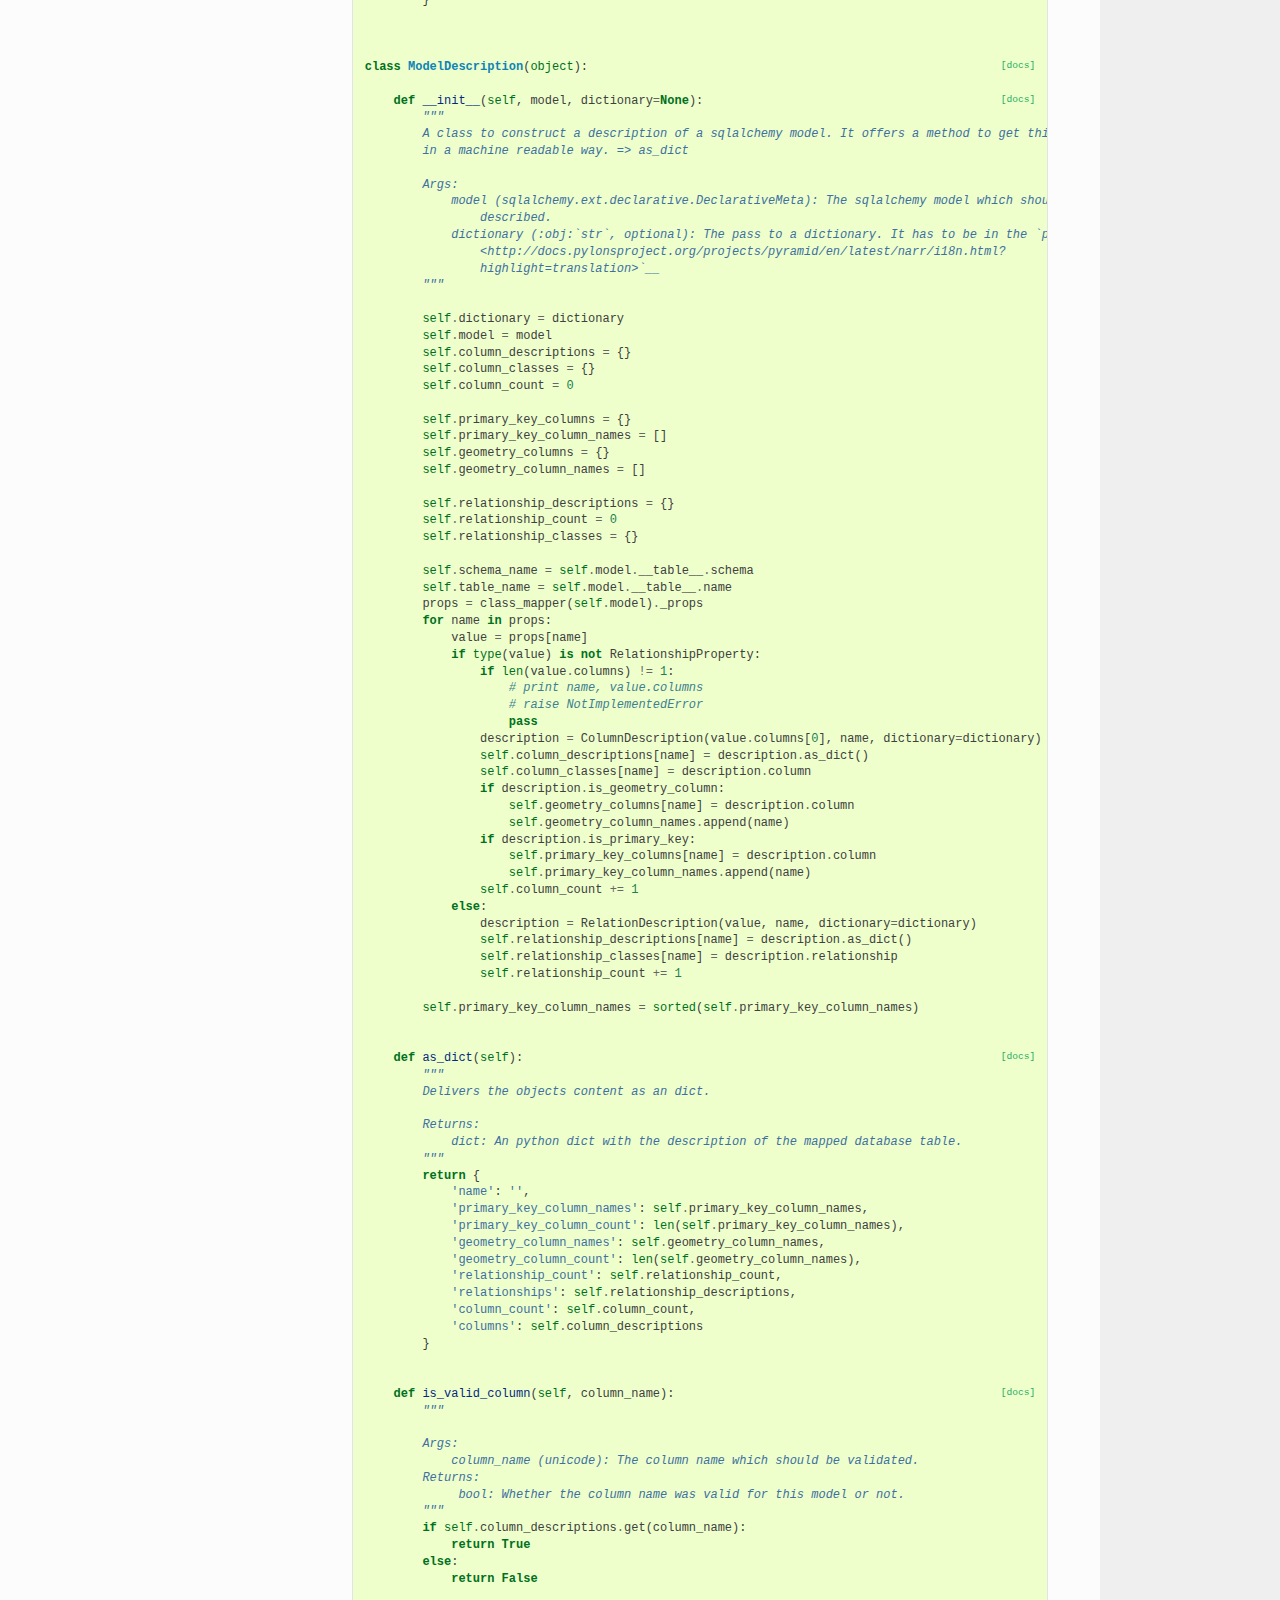
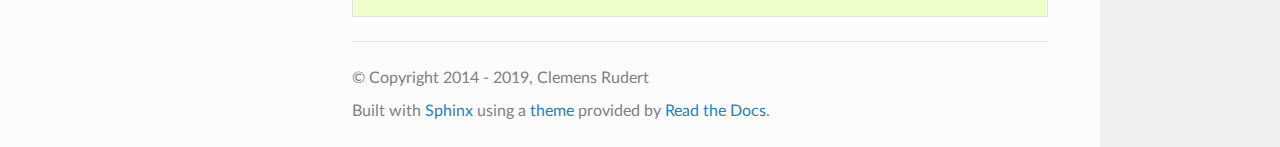
<file: _modules/pyramid_georest/lib/description.html>
<!DOCTYPE html>
<!--[if IE 8]><html class="no-js lt-ie9" lang="en" > <![endif]-->
<!--[if gt IE 8]><!--> <html class="no-js" lang="en" > <!--<![endif]-->
<head>
  <meta charset="utf-8">
  
  <meta name="viewport" content="width=device-width, initial-scale=1.0">
  
  <title>pyramid_georest.lib.description &mdash; pyramid_georest 3.1.0-rc5 documentation</title>
  

  
  
  
  

  
  <script type="text/javascript" src="../../../_static/js/modernizr.min.js"></script>
  
    
      <script type="text/javascript">
          var DOCUMENTATION_OPTIONS = {
              URL_ROOT:'../../../',
              VERSION:'3.1.0-rc5',
              LANGUAGE:'en',
              COLLAPSE_INDEX:false,
              FILE_SUFFIX:'.html',
              HAS_SOURCE:  true,
              SOURCELINK_SUFFIX: '.txt'
          };
      </script>
        <script type="text/javascript" src="../../../_static/jquery.js"></script>
        <script type="text/javascript" src="../../../_static/underscore.js"></script>
        <script type="text/javascript" src="../../../_static/doctools.js"></script>
    
    <script type="text/javascript" src="../../../_static/js/theme.js"></script>

    

  
  <link rel="stylesheet" href="../../../_static/css/theme.css" type="text/css" />
  <link rel="stylesheet" href="../../../_static/pygments.css" type="text/css" />
    <link rel="index" title="Index" href="../../../genindex.html" />
    <link rel="search" title="Search" href="../../../search.html" /> 
</head>

<body class="wy-body-for-nav">

   
  <div class="wy-grid-for-nav">
    
    <nav data-toggle="wy-nav-shift" class="wy-nav-side">
      <div class="wy-side-scroll">
        <div class="wy-side-nav-search" >
          

          
            <a href="../../../index.html" class="icon icon-home"> pyramid_georest
          

          
          </a>

          
            
            
              <div class="version">
                3.1.0
              </div>
            
          

          
<div role="search">
  <form id="rtd-search-form" class="wy-form" action="../../../search.html" method="get">
    <input type="text" name="q" placeholder="Search docs" />
    <input type="hidden" name="check_keywords" value="yes" />
    <input type="hidden" name="area" value="default" />
  </form>
</div>

          
        </div>

        <div class="wy-menu wy-menu-vertical" data-spy="affix" role="navigation" aria-label="main navigation">
          
            
            
              
            
            
              <p class="caption"><span class="caption-text">Contents:</span></p>
<ul>
<li class="toctree-l1"><a class="reference internal" href="../../../usage.html">Usage</a></li>
<li class="toctree-l1"><a class="reference internal" href="../../../url_patterns.html">Used URL patterns</a></li>
<li class="toctree-l1"><a class="reference internal" href="../../../filter.html">Filtering</a></li>
<li class="toctree-l1"><a class="reference internal" href="../../../main_classes.html">Main classes</a></li>
<li class="toctree-l1"><a class="reference internal" href="../../../special_classes.html">Special classes</a></li>
</ul>

            
          
        </div>
      </div>
    </nav>

    <section data-toggle="wy-nav-shift" class="wy-nav-content-wrap">

      
      <nav class="wy-nav-top" aria-label="top navigation">
        
          <i data-toggle="wy-nav-top" class="fa fa-bars"></i>
          <a href="../../../index.html">pyramid_georest</a>
        
      </nav>


      <div class="wy-nav-content">
        
        <div class="rst-content">
        
          















<div role="navigation" aria-label="breadcrumbs navigation">

  <ul class="wy-breadcrumbs">
    
      <li><a href="../../../index.html">Docs</a> &raquo;</li>
        
          <li><a href="../../index.html">Module code</a> &raquo;</li>
        
      <li>pyramid_georest.lib.description</li>
    
    
      <li class="wy-breadcrumbs-aside">
        
      </li>
    
  </ul>

  
  <hr/>
</div>
          <div role="main" class="document" itemscope="itemscope" itemtype="http://schema.org/Article">
           <div itemprop="articleBody">
            
  <h1>Source code for pyramid_georest.lib.description</h1><div class="highlight"><pre>
<span></span><span class="c1"># -*- coding: utf-8 -*-</span>
<span class="kn">from</span> <span class="nn">sqlalchemy</span> <span class="kn">import</span> <span class="n">ColumnDefault</span>
<span class="kn">from</span> <span class="nn">sqlalchemy.orm</span> <span class="kn">import</span> <span class="n">RelationshipProperty</span>
<span class="kn">from</span> <span class="nn">sqlalchemy.orm</span> <span class="kn">import</span> <span class="n">class_mapper</span>
<span class="kn">from</span> <span class="nn">yaml</span> <span class="kn">import</span> <span class="n">load</span>
<span class="kn">from</span> <span class="nn">pyramid.path</span> <span class="kn">import</span> <span class="n">AssetResolver</span>


<div class="viewcode-block" id="translate"><a class="viewcode-back" href="../../../special_classes.html#pyramid_georest.lib.description.translate">[docs]</a><span class="k">def</span> <span class="nf">translate</span><span class="p">(</span><span class="n">string_to_translate</span><span class="p">,</span> <span class="n">dictionary</span><span class="p">,</span> <span class="n">lang</span><span class="o">=</span><span class="s1">&#39;de&#39;</span><span class="p">):</span>
    <span class="sd">&quot;&quot;&quot;</span>
<span class="sd">    A method which is able to translate a string with a given dictionary path on the file system. It acts in</span>
<span class="sd">    pyramid way. See: `pyramid i18 documentation</span>
<span class="sd">    &lt;http://docs.pylonsproject.org/projects/pyramid/en/latest/narr/i18n.html?highlight=translation&gt;`__</span>

<span class="sd">    Args:</span>
<span class="sd">        string_to_translate (str): The string which should be translated.</span>
<span class="sd">        dictionary (str): The dictionary which is used for translation.</span>
<span class="sd">        lang (str): The language to which the string should be translated.</span>

<span class="sd">    Returns:</span>
<span class="sd">        str: The translated string</span>
<span class="sd">    &quot;&quot;&quot;</span>

    <span class="n">dictionary</span> <span class="o">=</span> <span class="n">load</span><span class="p">(</span><span class="nb">open</span><span class="p">(</span><span class="n">AssetResolver</span><span class="p">()</span><span class="o">.</span><span class="n">resolve</span><span class="p">(</span><span class="n">dictionary</span><span class="p">)</span><span class="o">.</span><span class="n">abspath</span><span class="p">()))</span>
    <span class="k">if</span> <span class="n">string_to_translate</span> <span class="ow">in</span> <span class="n">dictionary</span><span class="o">.</span><span class="n">get</span><span class="p">(</span><span class="n">lang</span><span class="p">):</span>
        <span class="k">return</span> <span class="n">dictionary</span><span class="o">.</span><span class="n">get</span><span class="p">(</span><span class="n">lang</span><span class="p">)</span><span class="o">.</span><span class="n">get</span><span class="p">(</span><span class="n">string_to_translate</span><span class="p">)</span>
    <span class="k">else</span><span class="p">:</span>
        <span class="k">return</span> <span class="n">string_to_translate</span></div>


<div class="viewcode-block" id="RelationDescription"><a class="viewcode-back" href="../../../special_classes.html#pyramid_georest.lib.description.RelationDescription">[docs]</a><span class="k">class</span> <span class="nc">RelationDescription</span><span class="p">(</span><span class="nb">object</span><span class="p">):</span>

<div class="viewcode-block" id="RelationDescription.__init__"><a class="viewcode-back" href="../../../special_classes.html#pyramid_georest.lib.description.RelationDescription.__init__">[docs]</a>    <span class="k">def</span> <span class="fm">__init__</span><span class="p">(</span><span class="bp">self</span><span class="p">,</span> <span class="n">relationship</span><span class="p">,</span> <span class="n">name</span><span class="p">,</span> <span class="n">dictionary</span><span class="o">=</span><span class="kc">None</span><span class="p">):</span>
        <span class="sd">&quot;&quot;&quot;</span>
<span class="sd">        A class to construct a description of a relationship property. It offers a method to get this</span>
<span class="sd">        description in a machine readable way. =&gt; as_dict</span>

<span class="sd">        Args:</span>
<span class="sd">            relationship (sqlalchemy.orm.properties.RelationshipProperty): The object which should be</span>
<span class="sd">                described</span>
<span class="sd">            name (str): The name of the element which should be described</span>
<span class="sd">            dictionary (str or None): The pass to a dictionary. It has to be in the `pyramid form</span>
<span class="sd">                &lt;http://docs.pylonsproject.org/projects/pyramid/en/latest/narr/i18n.html?</span>
<span class="sd">                highlight=translation&gt;`__</span>

<span class="sd">        &quot;&quot;&quot;</span>

        <span class="bp">self</span><span class="o">.</span><span class="n">relationship</span> <span class="o">=</span> <span class="n">relationship</span>

        <span class="bp">self</span><span class="o">.</span><span class="n">column_name</span> <span class="o">=</span> <span class="n">name</span>
        <span class="bp">self</span><span class="o">.</span><span class="n">header</span> <span class="o">=</span> <span class="bp">self</span><span class="o">.</span><span class="n">column_name</span> <span class="k">if</span> <span class="n">dictionary</span> <span class="ow">is</span> <span class="kc">None</span> <span class="k">else</span> <span class="n">translate</span><span class="p">(</span><span class="bp">self</span><span class="o">.</span><span class="n">column_name</span><span class="p">,</span> <span class="n">dictionary</span><span class="p">)</span>
        <span class="c1"># self.description = ModelDescription(self.relationship.argument)</span>
        <span class="k">if</span> <span class="bp">self</span><span class="o">.</span><span class="n">relationship</span><span class="o">.</span><span class="n">uselist</span><span class="p">:</span>
            <span class="c1"># fk_path = [</span>
            <span class="c1">#     self.description.schema_name,</span>
            <span class="c1">#     self.description.table_name,</span>
            <span class="c1">#     &#39;,&#39;.join(self.description.primary_key_column_names)</span>
            <span class="c1"># ]</span>
            <span class="c1"># self.foreign_key_names = [</span>
            <span class="c1">#     &#39;.&#39;.join(fk_path)</span>
            <span class="c1"># ]</span>
            <span class="bp">self</span><span class="o">.</span><span class="n">foreign_key_names</span> <span class="o">=</span> <span class="p">[]</span>
        <span class="k">else</span><span class="p">:</span>
            <span class="bp">self</span><span class="o">.</span><span class="n">foreign_key_names</span> <span class="o">=</span> <span class="p">[]</span>
        <span class="bp">self</span><span class="o">.</span><span class="n">is_geometry_column</span> <span class="o">=</span> <span class="kc">False</span>
        <span class="bp">self</span><span class="o">.</span><span class="n">type</span> <span class="o">=</span> <span class="s1">&#39;String&#39;</span>
        <span class="bp">self</span><span class="o">.</span><span class="n">is_primary_key</span> <span class="o">=</span> <span class="kc">False</span>
        <span class="bp">self</span><span class="o">.</span><span class="n">has_foreign_keys</span> <span class="o">=</span> <span class="kc">True</span>
        <span class="bp">self</span><span class="o">.</span><span class="n">length</span> <span class="o">=</span> <span class="kc">None</span>
        <span class="bp">self</span><span class="o">.</span><span class="n">precision</span> <span class="o">=</span> <span class="kc">None</span>
        <span class="bp">self</span><span class="o">.</span><span class="n">scale</span> <span class="o">=</span> <span class="kc">None</span>
        <span class="bp">self</span><span class="o">.</span><span class="n">nullable</span> <span class="o">=</span> <span class="kc">True</span>
        <span class="bp">self</span><span class="o">.</span><span class="n">default</span> <span class="o">=</span> <span class="p">[]</span>
        <span class="bp">self</span><span class="o">.</span><span class="n">is_m_to_n</span> <span class="o">=</span> <span class="kc">True</span>
        <span class="bp">self</span><span class="o">.</span><span class="n">connected_foreign_keys</span> <span class="o">=</span> <span class="p">[]</span>

        <span class="k">for</span> <span class="n">foreign_key_column</span> <span class="ow">in</span> <span class="bp">self</span><span class="o">.</span><span class="n">relationship</span><span class="o">.</span><span class="n">_calculated_foreign_keys</span><span class="p">:</span>
            <span class="bp">self</span><span class="o">.</span><span class="n">connected_foreign_keys</span><span class="o">.</span><span class="n">append</span><span class="p">(</span><span class="n">foreign_key_column</span><span class="o">.</span><span class="n">name</span><span class="p">)</span></div>

<div class="viewcode-block" id="RelationDescription.as_dict"><a class="viewcode-back" href="../../../special_classes.html#pyramid_georest.lib.description.RelationDescription.as_dict">[docs]</a>    <span class="k">def</span> <span class="nf">as_dict</span><span class="p">(</span><span class="bp">self</span><span class="p">):</span>
        <span class="sd">&quot;&quot;&quot;</span>
<span class="sd">        Delivers the objects content as an dict.</span>

<span class="sd">        Returns:</span>
<span class="sd">            dict: An dictionary representing a description of the relationship in a application readable way</span>
<span class="sd">        &quot;&quot;&quot;</span>

        <span class="k">return</span> <span class="p">{</span>
            <span class="s1">&#39;column_name&#39;</span><span class="p">:</span> <span class="bp">self</span><span class="o">.</span><span class="n">column_name</span><span class="p">,</span>
            <span class="s1">&#39;header&#39;</span><span class="p">:</span> <span class="bp">self</span><span class="o">.</span><span class="n">header</span><span class="p">,</span>
            <span class="s1">&#39;type&#39;</span><span class="p">:</span> <span class="bp">self</span><span class="o">.</span><span class="n">type</span><span class="p">,</span>
            <span class="s1">&#39;is_primary_key&#39;</span><span class="p">:</span> <span class="bp">self</span><span class="o">.</span><span class="n">is_primary_key</span><span class="p">,</span>
            <span class="s1">&#39;has_foreign_keys&#39;</span><span class="p">:</span> <span class="bp">self</span><span class="o">.</span><span class="n">has_foreign_keys</span><span class="p">,</span>
            <span class="s1">&#39;foreign_key_names&#39;</span><span class="p">:</span> <span class="bp">self</span><span class="o">.</span><span class="n">foreign_key_names</span><span class="p">,</span>
            <span class="s1">&#39;length&#39;</span><span class="p">:</span> <span class="bp">self</span><span class="o">.</span><span class="n">length</span><span class="p">,</span>
            <span class="s1">&#39;precision&#39;</span><span class="p">:</span> <span class="bp">self</span><span class="o">.</span><span class="n">precision</span><span class="p">,</span>
            <span class="s1">&#39;scale&#39;</span><span class="p">:</span> <span class="bp">self</span><span class="o">.</span><span class="n">scale</span><span class="p">,</span>
            <span class="s1">&#39;nullable&#39;</span><span class="p">:</span> <span class="bp">self</span><span class="o">.</span><span class="n">nullable</span><span class="p">,</span>
            <span class="s1">&#39;default&#39;</span><span class="p">:</span> <span class="bp">self</span><span class="o">.</span><span class="n">default</span><span class="p">,</span>
            <span class="s1">&#39;is_m_to_n&#39;</span><span class="p">:</span> <span class="bp">self</span><span class="o">.</span><span class="n">is_m_to_n</span><span class="p">,</span>
            <span class="s1">&#39;is_geometry_column&#39;</span><span class="p">:</span> <span class="bp">self</span><span class="o">.</span><span class="n">is_geometry_column</span><span class="p">,</span>
            <span class="s1">&#39;connected_foreign_keys&#39;</span><span class="p">:</span> <span class="bp">self</span><span class="o">.</span><span class="n">connected_foreign_keys</span>
        <span class="p">}</span></div></div>


<div class="viewcode-block" id="ColumnDescription"><a class="viewcode-back" href="../../../special_classes.html#pyramid_georest.lib.description.ColumnDescription">[docs]</a><span class="k">class</span> <span class="nc">ColumnDescription</span><span class="p">(</span><span class="nb">object</span><span class="p">):</span>
    <span class="sd">&quot;&quot;&quot;Simple to use object to hold all useful information about sqlalchemy column.</span>

<span class="sd">    This class has several public attributes you can use:</span>

<span class="sd">    Attributes:</span>
<span class="sd">        column (sqlalchemy.schema.Column): The Column which should be the description for.</span>
<span class="sd">        is_geometry_column (bool): The switch which gives info if this is a geometric column.</span>
<span class="sd">        srid (int): Default is to 0 (zero). It is only set during init process when this is a geometric</span>
<span class="sd">            column.</span>
<span class="sd">        column_name (str): The name of represented column.</span>
<span class="sd">        header (str): The translated name of column if a dictionary was provided otherwise its simply the</span>
<span class="sd">            column_name. This might be useful if client side needs to show data in some table.</span>
<span class="sd">        type (str): The description of column database type.</span>
<span class="sd">        is_primary_key (bool): Whether this is primary key column or not.</span>
<span class="sd">        has_foreign_keys (bool): Whether this column has foreign keys or not.</span>
<span class="sd">        foreign_key_names (list): The names of the foreign keys. Obviously this is a empty list if</span>
<span class="sd">            has_foreign_keys is false.</span>
<span class="sd">        length (int): Information about the length of database type.</span>
<span class="sd">        precision (int or None): Precision of floating point number if this is a float type.</span>
<span class="sd">        scale (int or None): Scale of number type.</span>
<span class="sd">        nullable (bool): Whether this column has NOTNULL constraint or not.</span>
<span class="sd">        default (int or str or float): The database defined default value to use if this column value is</span>
<span class="sd">            NULL/None.</span>
<span class="sd">    &quot;&quot;&quot;</span>

<div class="viewcode-block" id="ColumnDescription.__init__"><a class="viewcode-back" href="../../../special_classes.html#pyramid_georest.lib.description.ColumnDescription.__init__">[docs]</a>    <span class="k">def</span> <span class="fm">__init__</span><span class="p">(</span><span class="bp">self</span><span class="p">,</span> <span class="n">column</span><span class="p">,</span> <span class="n">name</span><span class="p">,</span> <span class="n">dictionary</span><span class="o">=</span><span class="kc">None</span><span class="p">):</span>
        <span class="sd">&quot;&quot;&quot;</span>
<span class="sd">        A class to construct a description of a column. It offers a method to get this description in a</span>
<span class="sd">        machine readable way. =&gt; as_dict</span>

<span class="sd">        Args:</span>
<span class="sd">            column (sqlalchemy.schema.Column): The Column which should be the description for.</span>
<span class="sd">            name (str): The column name</span>
<span class="sd">            dictionary (str or None): The pass to a dictionary. It has to be in the `pyramid form</span>
<span class="sd">                &lt;http://docs.pylonsproject.org/projects/pyramid/en/latest/narr/i18n.html?</span>
<span class="sd">                highlight=translation&gt;`__</span>
<span class="sd">        &quot;&quot;&quot;</span>

        <span class="bp">self</span><span class="o">.</span><span class="n">column</span> <span class="o">=</span> <span class="n">column</span>
        <span class="bp">self</span><span class="o">.</span><span class="n">is_geometry_column</span> <span class="o">=</span> <span class="kc">False</span>
        <span class="bp">self</span><span class="o">.</span><span class="n">srid</span> <span class="o">=</span> <span class="mi">0</span>
        <span class="n">has_foreign_keys</span><span class="p">,</span> <span class="n">foreign_key_names</span> <span class="o">=</span> <span class="bp">self</span><span class="o">.</span><span class="n">_column_fk</span><span class="p">()</span>
        <span class="k">if</span> <span class="s1">&#39;geometry&#39;</span> <span class="ow">in</span> <span class="nb">str</span><span class="p">(</span><span class="n">column</span><span class="o">.</span><span class="n">type</span><span class="p">):</span>
            <span class="n">column_type</span> <span class="o">=</span> <span class="n">column</span><span class="o">.</span><span class="n">type</span><span class="o">.</span><span class="n">geometry_type</span>
            <span class="bp">self</span><span class="o">.</span><span class="n">is_geometry_column</span> <span class="o">=</span> <span class="kc">True</span>
            <span class="bp">self</span><span class="o">.</span><span class="n">srid</span> <span class="o">=</span> <span class="n">column</span><span class="o">.</span><span class="n">type</span><span class="o">.</span><span class="n">srid</span>
        <span class="k">else</span><span class="p">:</span>
            <span class="n">column_type</span> <span class="o">=</span> <span class="n">column</span><span class="o">.</span><span class="n">type</span>

        <span class="bp">self</span><span class="o">.</span><span class="n">column_name</span> <span class="o">=</span> <span class="n">name</span>
        <span class="bp">self</span><span class="o">.</span><span class="n">header</span> <span class="o">=</span> <span class="bp">self</span><span class="o">.</span><span class="n">column_name</span> <span class="k">if</span> <span class="n">dictionary</span> <span class="ow">is</span> <span class="kc">None</span> <span class="k">else</span> <span class="n">translate</span><span class="p">(</span><span class="bp">self</span><span class="o">.</span><span class="n">column_name</span><span class="p">,</span> <span class="n">dictionary</span><span class="p">)</span>
        <span class="bp">self</span><span class="o">.</span><span class="n">type</span> <span class="o">=</span> <span class="nb">str</span><span class="p">(</span><span class="n">column_type</span><span class="p">)</span>
        <span class="bp">self</span><span class="o">.</span><span class="n">is_primary_key</span> <span class="o">=</span> <span class="n">column</span><span class="o">.</span><span class="n">primary_key</span>
        <span class="bp">self</span><span class="o">.</span><span class="n">has_foreign_keys</span> <span class="o">=</span> <span class="n">has_foreign_keys</span>
        <span class="bp">self</span><span class="o">.</span><span class="n">foreign_key_names</span> <span class="o">=</span> <span class="n">foreign_key_names</span>
        <span class="bp">self</span><span class="o">.</span><span class="n">length</span> <span class="o">=</span> <span class="bp">self</span><span class="o">.</span><span class="n">_column_length</span><span class="p">()</span>
        <span class="bp">self</span><span class="o">.</span><span class="n">precision</span> <span class="o">=</span> <span class="bp">self</span><span class="o">.</span><span class="n">_column_precision</span><span class="p">()</span>
        <span class="bp">self</span><span class="o">.</span><span class="n">scale</span> <span class="o">=</span> <span class="bp">self</span><span class="o">.</span><span class="n">_column_scale</span><span class="p">()</span>
        <span class="bp">self</span><span class="o">.</span><span class="n">nullable</span> <span class="o">=</span> <span class="n">column</span><span class="o">.</span><span class="n">nullable</span>
        <span class="bp">self</span><span class="o">.</span><span class="n">default</span> <span class="o">=</span> <span class="bp">self</span><span class="o">.</span><span class="n">_column_default</span><span class="p">()</span>
        <span class="bp">self</span><span class="o">.</span><span class="n">is_m_to_n</span> <span class="o">=</span> <span class="kc">False</span></div>

    <span class="k">def</span> <span class="nf">_column_fk</span><span class="p">(</span><span class="bp">self</span><span class="p">):</span>
        <span class="sd">&quot;&quot;&quot;</span>
<span class="sd">        Helper function, if column has foreign key relation.</span>

<span class="sd">        Returns:</span>
<span class="sd">            str or None: Tuple of first: has foreign key relation or not (true/false) and corresponding a</span>
<span class="sd">                list of them or None.</span>
<span class="sd">        &quot;&quot;&quot;</span>

        <span class="k">if</span> <span class="bp">self</span><span class="o">.</span><span class="n">column</span><span class="o">.</span><span class="n">foreign_keys</span><span class="p">:</span>
            <span class="n">is_fk</span> <span class="o">=</span> <span class="kc">True</span>
            <span class="n">fks</span> <span class="o">=</span> <span class="p">[]</span>
            <span class="k">for</span> <span class="n">key</span> <span class="ow">in</span> <span class="bp">self</span><span class="o">.</span><span class="n">column</span><span class="o">.</span><span class="n">foreign_keys</span><span class="p">:</span>
                <span class="n">fks</span><span class="o">.</span><span class="n">append</span><span class="p">(</span><span class="nb">str</span><span class="p">(</span><span class="n">key</span><span class="o">.</span><span class="n">_get_colspec</span><span class="p">()))</span>
        <span class="k">else</span><span class="p">:</span>
            <span class="n">is_fk</span> <span class="o">=</span> <span class="kc">False</span>
            <span class="n">fks</span> <span class="o">=</span> <span class="kc">None</span>
        <span class="k">return</span> <span class="n">is_fk</span><span class="p">,</span> <span class="n">fks</span>

    <span class="k">def</span> <span class="nf">_column_length</span><span class="p">(</span><span class="bp">self</span><span class="p">):</span>
        <span class="sd">&quot;&quot;&quot;</span>
<span class="sd">        Helper function, to obtain the lenght of the column which was provided (if type supports).</span>

<span class="sd">        Returns:</span>
<span class="sd">            int or None: Defined length for the passed column, None if so.</span>
<span class="sd">        &quot;&quot;&quot;</span>

        <span class="k">if</span> <span class="nb">hasattr</span><span class="p">(</span><span class="bp">self</span><span class="o">.</span><span class="n">column</span><span class="o">.</span><span class="n">type</span><span class="p">,</span> <span class="s2">&quot;length&quot;</span><span class="p">):</span>
            <span class="n">length</span> <span class="o">=</span> <span class="bp">self</span><span class="o">.</span><span class="n">column</span><span class="o">.</span><span class="n">type</span><span class="o">.</span><span class="n">length</span>
        <span class="k">else</span><span class="p">:</span>
            <span class="n">length</span> <span class="o">=</span> <span class="kc">None</span>
        <span class="k">return</span> <span class="n">length</span>

    <span class="k">def</span> <span class="nf">_column_precision</span><span class="p">(</span><span class="bp">self</span><span class="p">):</span>
        <span class="sd">&quot;&quot;&quot;</span>
<span class="sd">        Helper function, to obtain the precision of the column which was provided (if type supports).</span>

<span class="sd">        Returns:</span>
<span class="sd">            int or None: Defined precision for the passed column, None if so.</span>
<span class="sd">        &quot;&quot;&quot;</span>

        <span class="k">if</span> <span class="nb">hasattr</span><span class="p">(</span><span class="bp">self</span><span class="o">.</span><span class="n">column</span><span class="o">.</span><span class="n">type</span><span class="p">,</span> <span class="s2">&quot;precision&quot;</span><span class="p">):</span>
            <span class="n">precision</span> <span class="o">=</span> <span class="bp">self</span><span class="o">.</span><span class="n">column</span><span class="o">.</span><span class="n">type</span><span class="o">.</span><span class="n">precision</span>
        <span class="k">else</span><span class="p">:</span>
            <span class="n">precision</span> <span class="o">=</span> <span class="kc">None</span>
        <span class="k">return</span> <span class="n">precision</span>

    <span class="k">def</span> <span class="nf">_column_scale</span><span class="p">(</span><span class="bp">self</span><span class="p">):</span>
        <span class="sd">&quot;&quot;&quot;</span>
<span class="sd">        Helper function, to obtain the scale of the column which was provided (if type supports).</span>

<span class="sd">        Returns:</span>
<span class="sd">            int or None: Defined scale for the passed column, None if so.</span>
<span class="sd">        &quot;&quot;&quot;</span>

        <span class="k">if</span> <span class="nb">hasattr</span><span class="p">(</span><span class="bp">self</span><span class="o">.</span><span class="n">column</span><span class="o">.</span><span class="n">type</span><span class="p">,</span> <span class="s2">&quot;scale&quot;</span><span class="p">):</span>
            <span class="n">scale</span> <span class="o">=</span> <span class="bp">self</span><span class="o">.</span><span class="n">column</span><span class="o">.</span><span class="n">type</span><span class="o">.</span><span class="n">scale</span>
        <span class="k">else</span><span class="p">:</span>
            <span class="n">scale</span> <span class="o">=</span> <span class="kc">None</span>
        <span class="k">return</span> <span class="n">scale</span>

    <span class="k">def</span> <span class="nf">_column_default</span><span class="p">(</span><span class="bp">self</span><span class="p">):</span>
        <span class="sd">&quot;&quot;&quot;</span>
<span class="sd">        Helper function, to obtain the default value of the column which was provided (if type supports).</span>

<span class="sd">        Returns:</span>
<span class="sd">            int or str: The value which was set as default for the passed column.</span>
<span class="sd">        &quot;&quot;&quot;</span>

        <span class="k">if</span> <span class="bp">self</span><span class="o">.</span><span class="n">column</span><span class="o">.</span><span class="n">default</span> <span class="ow">is</span> <span class="kc">None</span><span class="p">:</span>
            <span class="n">default</span> <span class="o">=</span> <span class="kc">None</span>
        <span class="k">elif</span> <span class="nb">type</span><span class="p">(</span><span class="bp">self</span><span class="o">.</span><span class="n">column</span><span class="o">.</span><span class="n">default</span><span class="p">)</span> <span class="ow">is</span> <span class="n">ColumnDefault</span><span class="p">:</span>
            <span class="k">if</span> <span class="nb">hasattr</span><span class="p">(</span><span class="bp">self</span><span class="o">.</span><span class="n">column</span><span class="o">.</span><span class="n">default</span><span class="o">.</span><span class="n">arg</span><span class="p">,</span> <span class="s1">&#39;__call__&#39;</span><span class="p">):</span>
                <span class="n">default</span> <span class="o">=</span> <span class="kc">None</span>
            <span class="k">else</span><span class="p">:</span>
                <span class="n">default</span> <span class="o">=</span> <span class="bp">self</span><span class="o">.</span><span class="n">column</span><span class="o">.</span><span class="n">default</span><span class="o">.</span><span class="n">arg</span>
        <span class="k">else</span><span class="p">:</span>
            <span class="n">default</span> <span class="o">=</span> <span class="kc">None</span>
        <span class="k">return</span> <span class="n">default</span>

<div class="viewcode-block" id="ColumnDescription.as_dict"><a class="viewcode-back" href="../../../special_classes.html#pyramid_georest.lib.description.ColumnDescription.as_dict">[docs]</a>    <span class="k">def</span> <span class="nf">as_dict</span><span class="p">(</span><span class="bp">self</span><span class="p">):</span>
        <span class="sd">&quot;&quot;&quot;</span>
<span class="sd">        Delivers the objects content as an dict.</span>

<span class="sd">        Returns:</span>
<span class="sd">            dict: An dictionary representing a description of the column in a application readable way.</span>
<span class="sd">        &quot;&quot;&quot;</span>

        <span class="k">return</span> <span class="p">{</span>
            <span class="s1">&#39;column_name&#39;</span><span class="p">:</span> <span class="bp">self</span><span class="o">.</span><span class="n">column_name</span><span class="p">,</span>
            <span class="s1">&#39;header&#39;</span><span class="p">:</span> <span class="bp">self</span><span class="o">.</span><span class="n">header</span><span class="p">,</span>
            <span class="s1">&#39;type&#39;</span><span class="p">:</span> <span class="bp">self</span><span class="o">.</span><span class="n">type</span><span class="p">,</span>
            <span class="s1">&#39;is_primary_key&#39;</span><span class="p">:</span> <span class="bp">self</span><span class="o">.</span><span class="n">is_primary_key</span><span class="p">,</span>
            <span class="s1">&#39;has_foreign_keys&#39;</span><span class="p">:</span> <span class="bp">self</span><span class="o">.</span><span class="n">has_foreign_keys</span><span class="p">,</span>
            <span class="s1">&#39;foreign_key_names&#39;</span><span class="p">:</span> <span class="bp">self</span><span class="o">.</span><span class="n">foreign_key_names</span><span class="p">,</span>
            <span class="s1">&#39;length&#39;</span><span class="p">:</span> <span class="bp">self</span><span class="o">.</span><span class="n">length</span><span class="p">,</span>
            <span class="s1">&#39;precision&#39;</span><span class="p">:</span> <span class="bp">self</span><span class="o">.</span><span class="n">precision</span><span class="p">,</span>
            <span class="s1">&#39;scale&#39;</span><span class="p">:</span> <span class="bp">self</span><span class="o">.</span><span class="n">scale</span><span class="p">,</span>
            <span class="s1">&#39;nullable&#39;</span><span class="p">:</span> <span class="bp">self</span><span class="o">.</span><span class="n">nullable</span><span class="p">,</span>
            <span class="s1">&#39;default&#39;</span><span class="p">:</span> <span class="bp">self</span><span class="o">.</span><span class="n">default</span><span class="p">,</span>
            <span class="s1">&#39;is_m_to_n&#39;</span><span class="p">:</span> <span class="bp">self</span><span class="o">.</span><span class="n">is_m_to_n</span><span class="p">,</span>
            <span class="s1">&#39;is_geometry_column&#39;</span><span class="p">:</span> <span class="bp">self</span><span class="o">.</span><span class="n">is_geometry_column</span><span class="p">,</span>
            <span class="s1">&#39;srid&#39;</span><span class="p">:</span> <span class="bp">self</span><span class="o">.</span><span class="n">srid</span>
        <span class="p">}</span></div></div>


<div class="viewcode-block" id="ModelDescription"><a class="viewcode-back" href="../../../special_classes.html#pyramid_georest.lib.description.ModelDescription">[docs]</a><span class="k">class</span> <span class="nc">ModelDescription</span><span class="p">(</span><span class="nb">object</span><span class="p">):</span>

<div class="viewcode-block" id="ModelDescription.__init__"><a class="viewcode-back" href="../../../special_classes.html#pyramid_georest.lib.description.ModelDescription.__init__">[docs]</a>    <span class="k">def</span> <span class="fm">__init__</span><span class="p">(</span><span class="bp">self</span><span class="p">,</span> <span class="n">model</span><span class="p">,</span> <span class="n">dictionary</span><span class="o">=</span><span class="kc">None</span><span class="p">):</span>
        <span class="sd">&quot;&quot;&quot;</span>
<span class="sd">        A class to construct a description of a sqlalchemy model. It offers a method to get this description</span>
<span class="sd">        in a machine readable way. =&gt; as_dict</span>

<span class="sd">        Args:</span>
<span class="sd">            model (sqlalchemy.ext.declarative.DeclarativeMeta): The sqlalchemy model which should be</span>
<span class="sd">                described.</span>
<span class="sd">            dictionary (:obj:`str`, optional): The pass to a dictionary. It has to be in the `pyramid form</span>
<span class="sd">                &lt;http://docs.pylonsproject.org/projects/pyramid/en/latest/narr/i18n.html?</span>
<span class="sd">                highlight=translation&gt;`__</span>
<span class="sd">        &quot;&quot;&quot;</span>

        <span class="bp">self</span><span class="o">.</span><span class="n">dictionary</span> <span class="o">=</span> <span class="n">dictionary</span>
        <span class="bp">self</span><span class="o">.</span><span class="n">model</span> <span class="o">=</span> <span class="n">model</span>
        <span class="bp">self</span><span class="o">.</span><span class="n">column_descriptions</span> <span class="o">=</span> <span class="p">{}</span>
        <span class="bp">self</span><span class="o">.</span><span class="n">column_classes</span> <span class="o">=</span> <span class="p">{}</span>
        <span class="bp">self</span><span class="o">.</span><span class="n">column_count</span> <span class="o">=</span> <span class="mi">0</span>

        <span class="bp">self</span><span class="o">.</span><span class="n">primary_key_columns</span> <span class="o">=</span> <span class="p">{}</span>
        <span class="bp">self</span><span class="o">.</span><span class="n">primary_key_column_names</span> <span class="o">=</span> <span class="p">[]</span>
        <span class="bp">self</span><span class="o">.</span><span class="n">geometry_columns</span> <span class="o">=</span> <span class="p">{}</span>
        <span class="bp">self</span><span class="o">.</span><span class="n">geometry_column_names</span> <span class="o">=</span> <span class="p">[]</span>

        <span class="bp">self</span><span class="o">.</span><span class="n">relationship_descriptions</span> <span class="o">=</span> <span class="p">{}</span>
        <span class="bp">self</span><span class="o">.</span><span class="n">relationship_count</span> <span class="o">=</span> <span class="mi">0</span>
        <span class="bp">self</span><span class="o">.</span><span class="n">relationship_classes</span> <span class="o">=</span> <span class="p">{}</span>

        <span class="bp">self</span><span class="o">.</span><span class="n">schema_name</span> <span class="o">=</span> <span class="bp">self</span><span class="o">.</span><span class="n">model</span><span class="o">.</span><span class="n">__table__</span><span class="o">.</span><span class="n">schema</span>
        <span class="bp">self</span><span class="o">.</span><span class="n">table_name</span> <span class="o">=</span> <span class="bp">self</span><span class="o">.</span><span class="n">model</span><span class="o">.</span><span class="n">__table__</span><span class="o">.</span><span class="n">name</span>
        <span class="n">props</span> <span class="o">=</span> <span class="n">class_mapper</span><span class="p">(</span><span class="bp">self</span><span class="o">.</span><span class="n">model</span><span class="p">)</span><span class="o">.</span><span class="n">_props</span>
        <span class="k">for</span> <span class="n">name</span> <span class="ow">in</span> <span class="n">props</span><span class="p">:</span>
            <span class="n">value</span> <span class="o">=</span> <span class="n">props</span><span class="p">[</span><span class="n">name</span><span class="p">]</span>
            <span class="k">if</span> <span class="nb">type</span><span class="p">(</span><span class="n">value</span><span class="p">)</span> <span class="ow">is</span> <span class="ow">not</span> <span class="n">RelationshipProperty</span><span class="p">:</span>
                <span class="k">if</span> <span class="nb">len</span><span class="p">(</span><span class="n">value</span><span class="o">.</span><span class="n">columns</span><span class="p">)</span> <span class="o">!=</span> <span class="mi">1</span><span class="p">:</span>
                    <span class="c1"># print name, value.columns</span>
                    <span class="c1"># raise NotImplementedError</span>
                    <span class="k">pass</span>
                <span class="n">description</span> <span class="o">=</span> <span class="n">ColumnDescription</span><span class="p">(</span><span class="n">value</span><span class="o">.</span><span class="n">columns</span><span class="p">[</span><span class="mi">0</span><span class="p">],</span> <span class="n">name</span><span class="p">,</span> <span class="n">dictionary</span><span class="o">=</span><span class="n">dictionary</span><span class="p">)</span>
                <span class="bp">self</span><span class="o">.</span><span class="n">column_descriptions</span><span class="p">[</span><span class="n">name</span><span class="p">]</span> <span class="o">=</span> <span class="n">description</span><span class="o">.</span><span class="n">as_dict</span><span class="p">()</span>
                <span class="bp">self</span><span class="o">.</span><span class="n">column_classes</span><span class="p">[</span><span class="n">name</span><span class="p">]</span> <span class="o">=</span> <span class="n">description</span><span class="o">.</span><span class="n">column</span>
                <span class="k">if</span> <span class="n">description</span><span class="o">.</span><span class="n">is_geometry_column</span><span class="p">:</span>
                    <span class="bp">self</span><span class="o">.</span><span class="n">geometry_columns</span><span class="p">[</span><span class="n">name</span><span class="p">]</span> <span class="o">=</span> <span class="n">description</span><span class="o">.</span><span class="n">column</span>
                    <span class="bp">self</span><span class="o">.</span><span class="n">geometry_column_names</span><span class="o">.</span><span class="n">append</span><span class="p">(</span><span class="n">name</span><span class="p">)</span>
                <span class="k">if</span> <span class="n">description</span><span class="o">.</span><span class="n">is_primary_key</span><span class="p">:</span>
                    <span class="bp">self</span><span class="o">.</span><span class="n">primary_key_columns</span><span class="p">[</span><span class="n">name</span><span class="p">]</span> <span class="o">=</span> <span class="n">description</span><span class="o">.</span><span class="n">column</span>
                    <span class="bp">self</span><span class="o">.</span><span class="n">primary_key_column_names</span><span class="o">.</span><span class="n">append</span><span class="p">(</span><span class="n">name</span><span class="p">)</span>
                <span class="bp">self</span><span class="o">.</span><span class="n">column_count</span> <span class="o">+=</span> <span class="mi">1</span>
            <span class="k">else</span><span class="p">:</span>
                <span class="n">description</span> <span class="o">=</span> <span class="n">RelationDescription</span><span class="p">(</span><span class="n">value</span><span class="p">,</span> <span class="n">name</span><span class="p">,</span> <span class="n">dictionary</span><span class="o">=</span><span class="n">dictionary</span><span class="p">)</span>
                <span class="bp">self</span><span class="o">.</span><span class="n">relationship_descriptions</span><span class="p">[</span><span class="n">name</span><span class="p">]</span> <span class="o">=</span> <span class="n">description</span><span class="o">.</span><span class="n">as_dict</span><span class="p">()</span>
                <span class="bp">self</span><span class="o">.</span><span class="n">relationship_classes</span><span class="p">[</span><span class="n">name</span><span class="p">]</span> <span class="o">=</span> <span class="n">description</span><span class="o">.</span><span class="n">relationship</span>
                <span class="bp">self</span><span class="o">.</span><span class="n">relationship_count</span> <span class="o">+=</span> <span class="mi">1</span>

        <span class="bp">self</span><span class="o">.</span><span class="n">primary_key_column_names</span> <span class="o">=</span> <span class="nb">sorted</span><span class="p">(</span><span class="bp">self</span><span class="o">.</span><span class="n">primary_key_column_names</span><span class="p">)</span></div>

<div class="viewcode-block" id="ModelDescription.as_dict"><a class="viewcode-back" href="../../../special_classes.html#pyramid_georest.lib.description.ModelDescription.as_dict">[docs]</a>    <span class="k">def</span> <span class="nf">as_dict</span><span class="p">(</span><span class="bp">self</span><span class="p">):</span>
        <span class="sd">&quot;&quot;&quot;</span>
<span class="sd">        Delivers the objects content as an dict.</span>

<span class="sd">        Returns:</span>
<span class="sd">            dict: An python dict with the description of the mapped database table.</span>
<span class="sd">        &quot;&quot;&quot;</span>
        <span class="k">return</span> <span class="p">{</span>
            <span class="s1">&#39;name&#39;</span><span class="p">:</span> <span class="s1">&#39;&#39;</span><span class="p">,</span>
            <span class="s1">&#39;primary_key_column_names&#39;</span><span class="p">:</span> <span class="bp">self</span><span class="o">.</span><span class="n">primary_key_column_names</span><span class="p">,</span>
            <span class="s1">&#39;primary_key_column_count&#39;</span><span class="p">:</span> <span class="nb">len</span><span class="p">(</span><span class="bp">self</span><span class="o">.</span><span class="n">primary_key_column_names</span><span class="p">),</span>
            <span class="s1">&#39;geometry_column_names&#39;</span><span class="p">:</span> <span class="bp">self</span><span class="o">.</span><span class="n">geometry_column_names</span><span class="p">,</span>
            <span class="s1">&#39;geometry_column_count&#39;</span><span class="p">:</span> <span class="nb">len</span><span class="p">(</span><span class="bp">self</span><span class="o">.</span><span class="n">geometry_column_names</span><span class="p">),</span>
            <span class="s1">&#39;relationship_count&#39;</span><span class="p">:</span> <span class="bp">self</span><span class="o">.</span><span class="n">relationship_count</span><span class="p">,</span>
            <span class="s1">&#39;relationships&#39;</span><span class="p">:</span> <span class="bp">self</span><span class="o">.</span><span class="n">relationship_descriptions</span><span class="p">,</span>
            <span class="s1">&#39;column_count&#39;</span><span class="p">:</span> <span class="bp">self</span><span class="o">.</span><span class="n">column_count</span><span class="p">,</span>
            <span class="s1">&#39;columns&#39;</span><span class="p">:</span> <span class="bp">self</span><span class="o">.</span><span class="n">column_descriptions</span>
        <span class="p">}</span></div>

<div class="viewcode-block" id="ModelDescription.is_valid_column"><a class="viewcode-back" href="../../../special_classes.html#pyramid_georest.lib.description.ModelDescription.is_valid_column">[docs]</a>    <span class="k">def</span> <span class="nf">is_valid_column</span><span class="p">(</span><span class="bp">self</span><span class="p">,</span> <span class="n">column_name</span><span class="p">):</span>
        <span class="sd">&quot;&quot;&quot;</span>

<span class="sd">        Args:</span>
<span class="sd">            column_name (unicode): The column name which should be validated.</span>
<span class="sd">        Returns:</span>
<span class="sd">             bool: Whether the column name was valid for this model or not.</span>
<span class="sd">        &quot;&quot;&quot;</span>
        <span class="k">if</span> <span class="bp">self</span><span class="o">.</span><span class="n">column_descriptions</span><span class="o">.</span><span class="n">get</span><span class="p">(</span><span class="n">column_name</span><span class="p">):</span>
            <span class="k">return</span> <span class="kc">True</span>
        <span class="k">else</span><span class="p">:</span>
            <span class="k">return</span> <span class="kc">False</span></div></div>
</pre></div>

           </div>
           
          </div>
          <footer>
  

  <hr/>

  <div role="contentinfo">
    <p>
        &copy; Copyright 2014 - 2019, Clemens Rudert

    </p>
  </div>
  Built with <a href="http://sphinx-doc.org/">Sphinx</a> using a <a href="https://github.com/rtfd/sphinx_rtd_theme">theme</a> provided by <a href="https://readthedocs.org">Read the Docs</a>. 

</footer>

        </div>
      </div>

    </section>

  </div>
  


  <script type="text/javascript">
      jQuery(function () {
          SphinxRtdTheme.Navigation.enable(true);
      });
  </script>

  
  
    
   

</body>
</html>
</file>
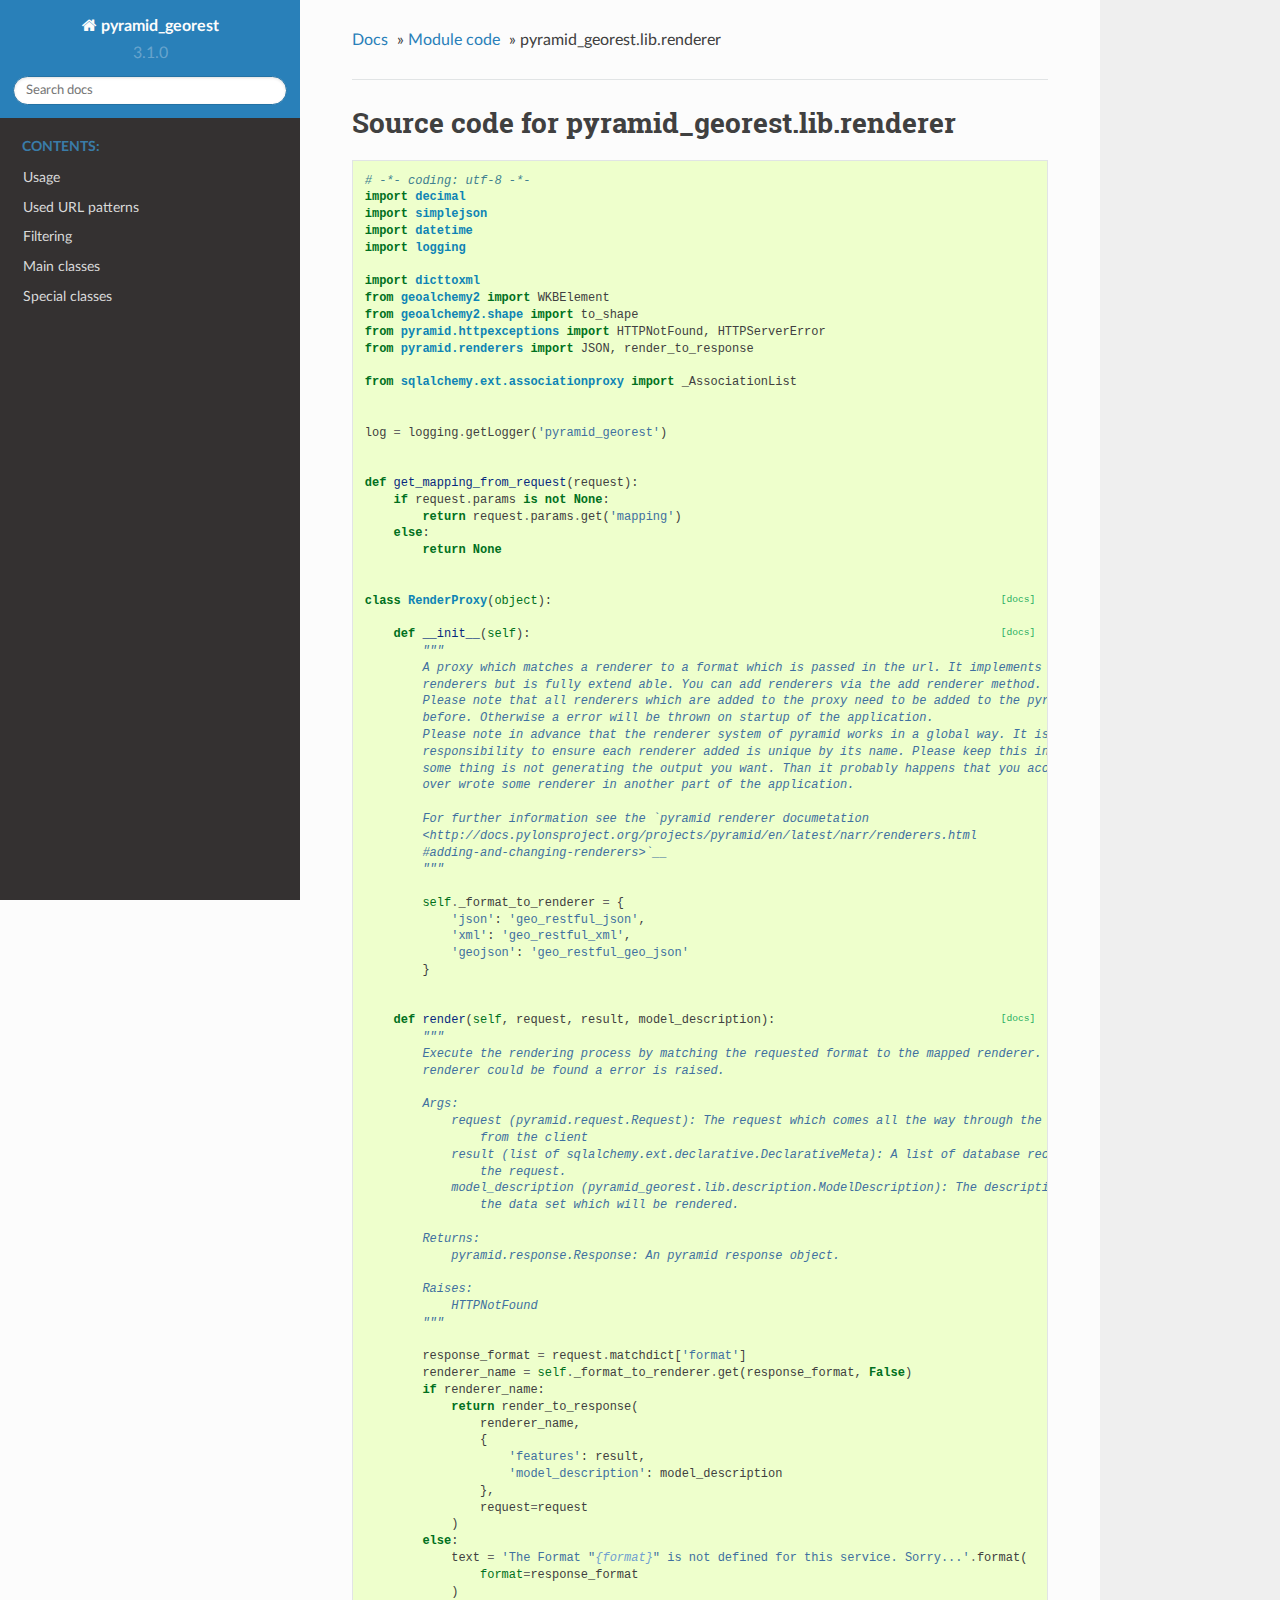
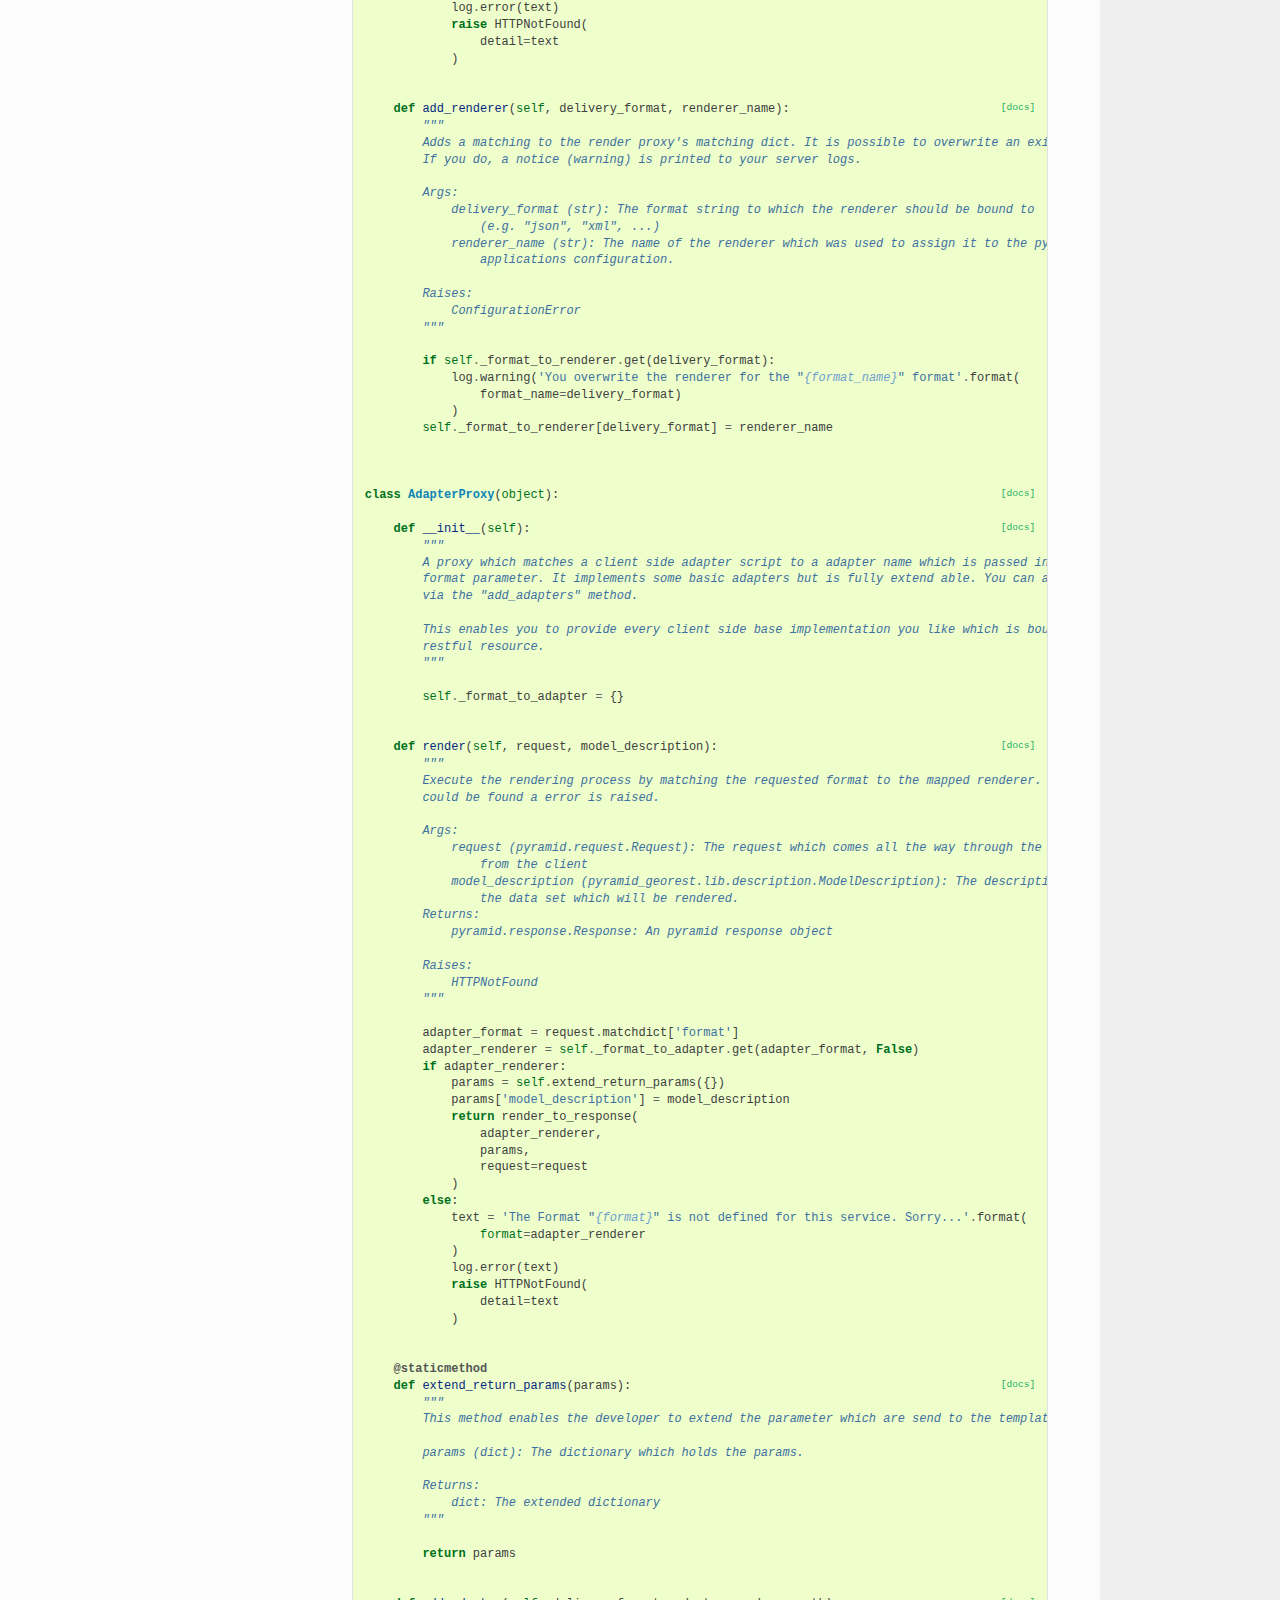
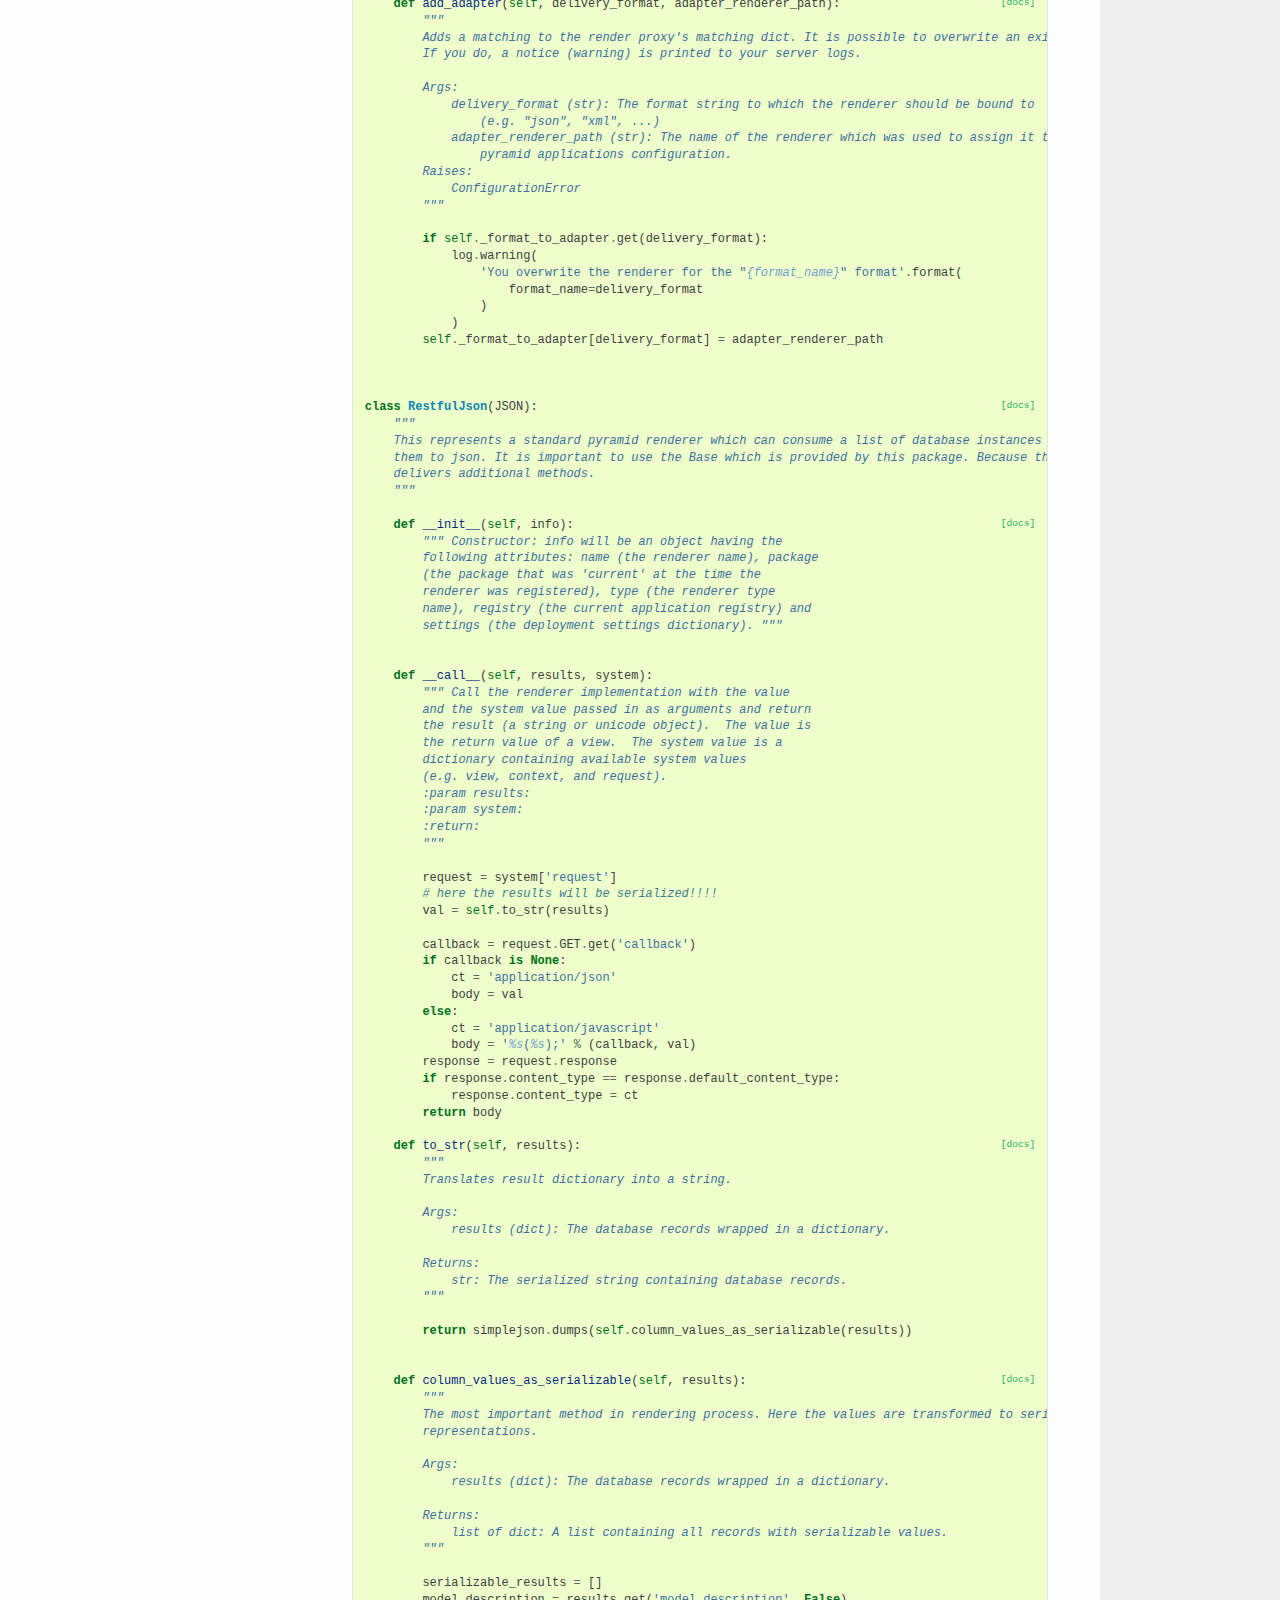
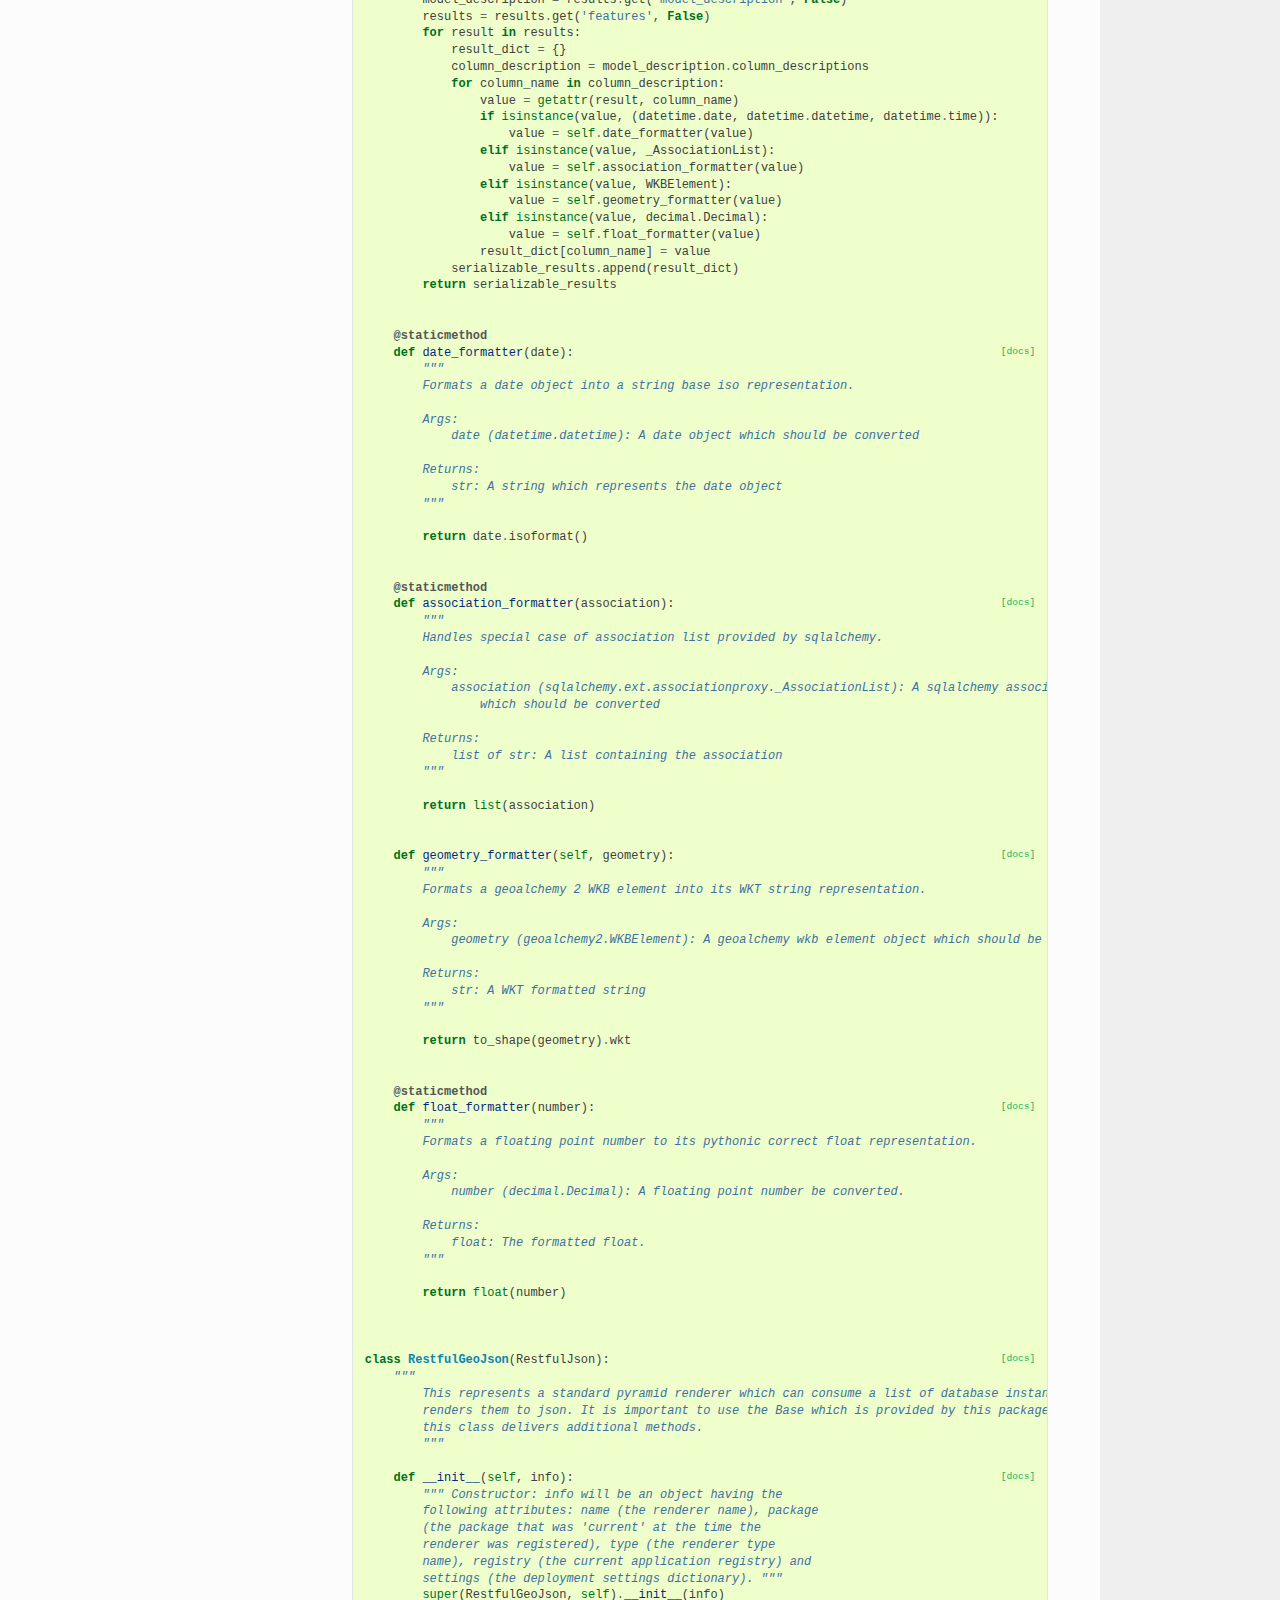
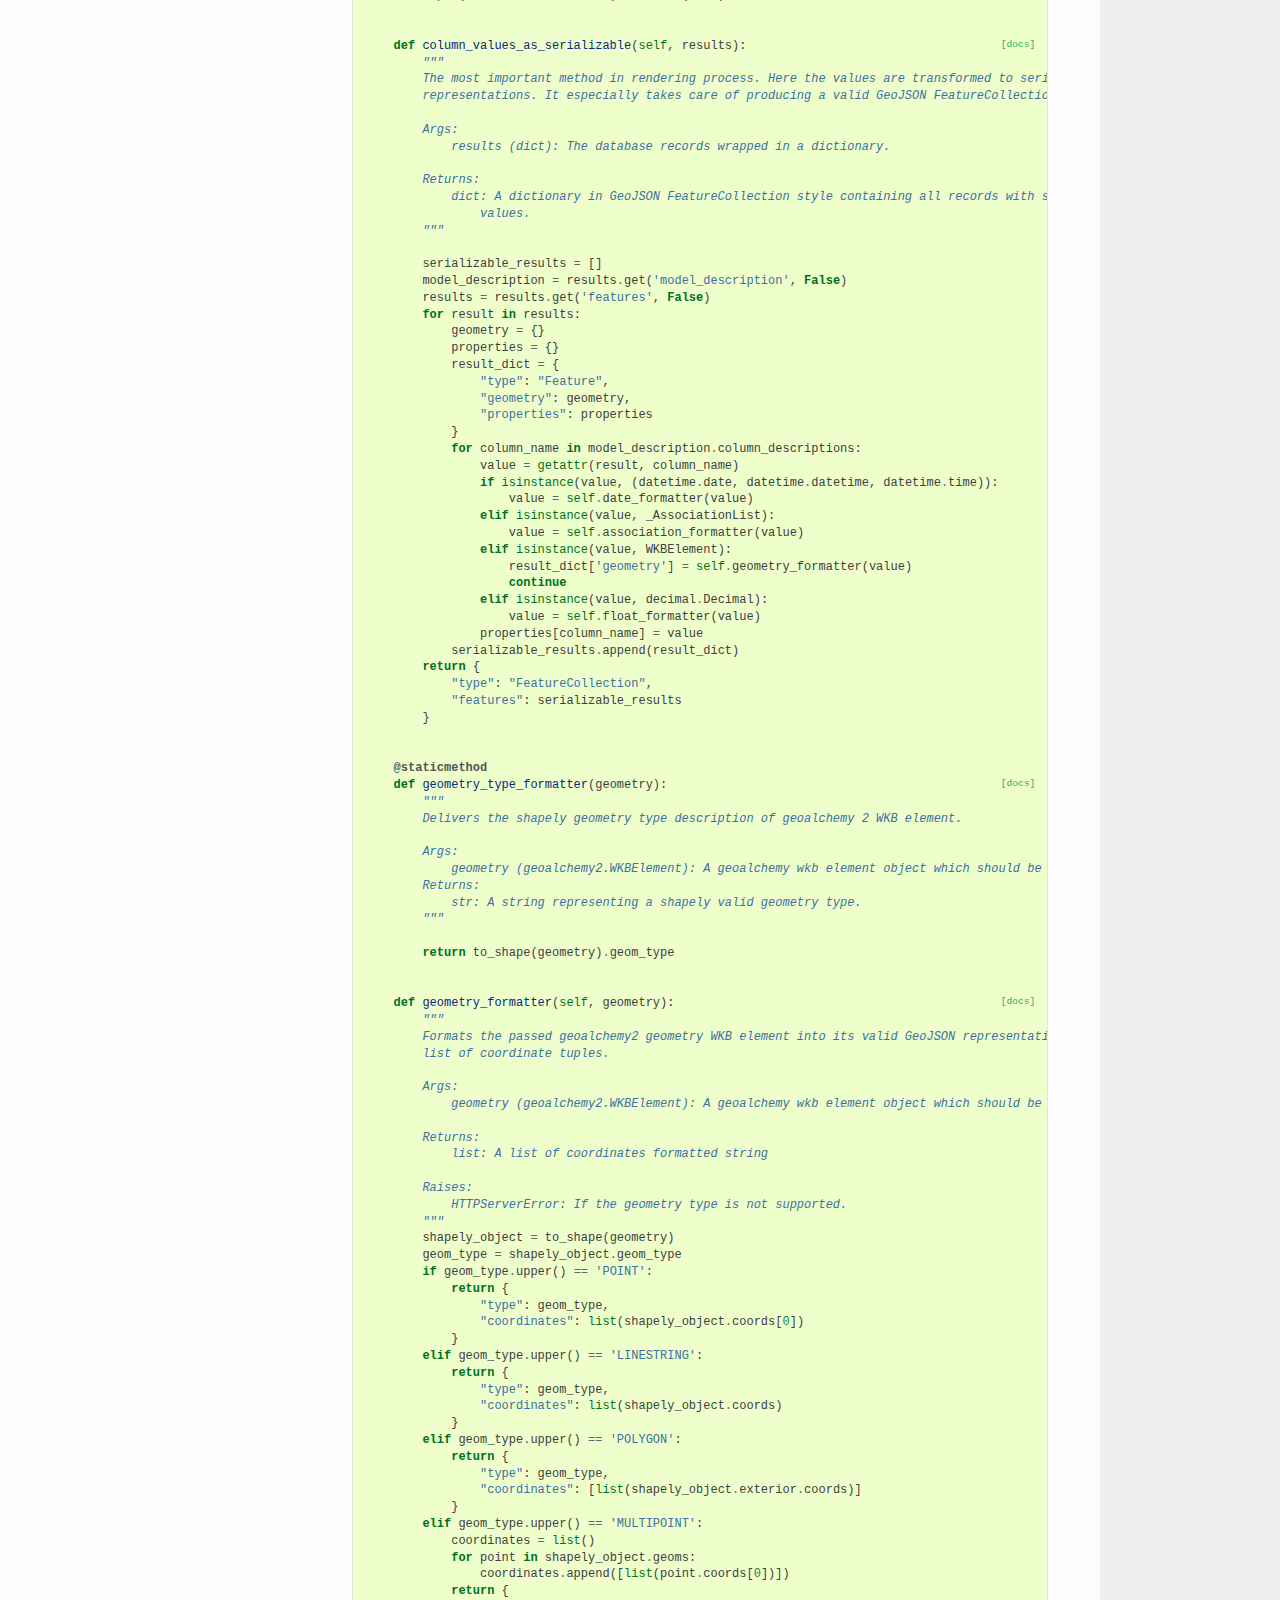
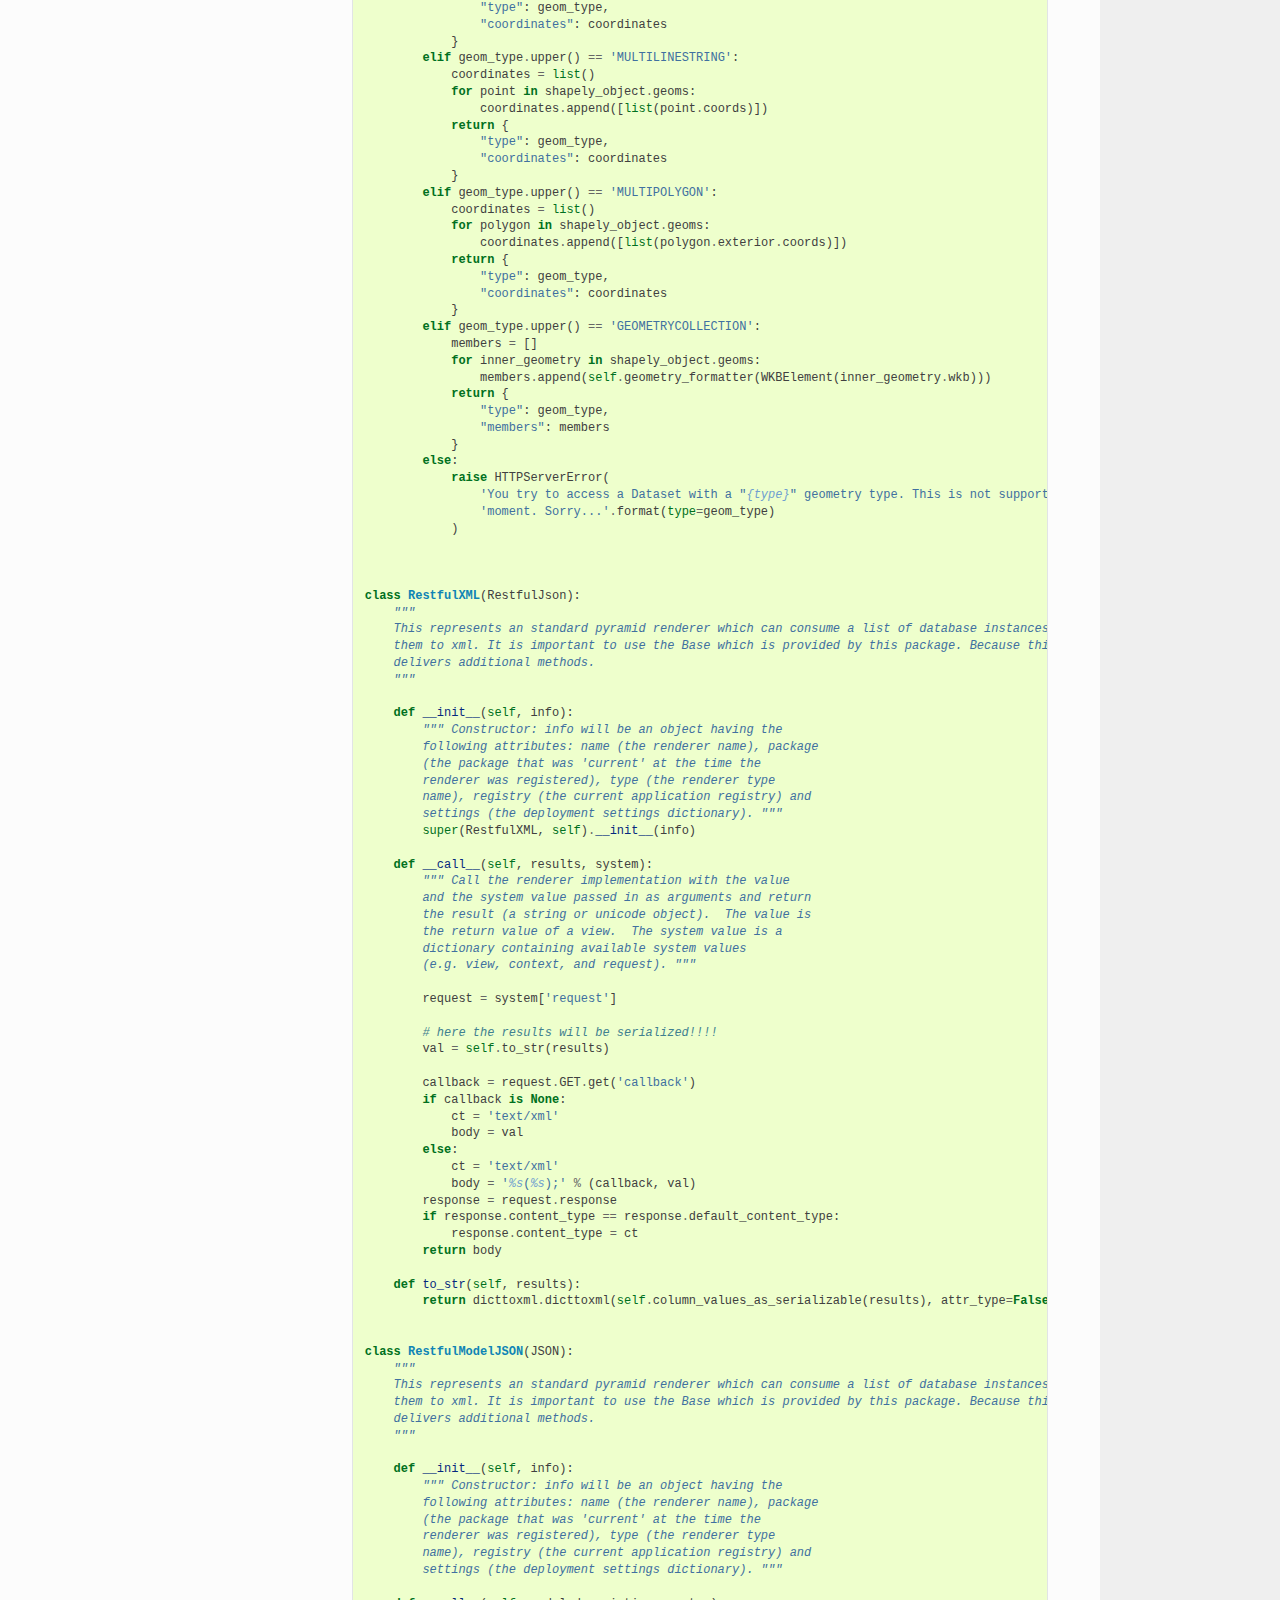
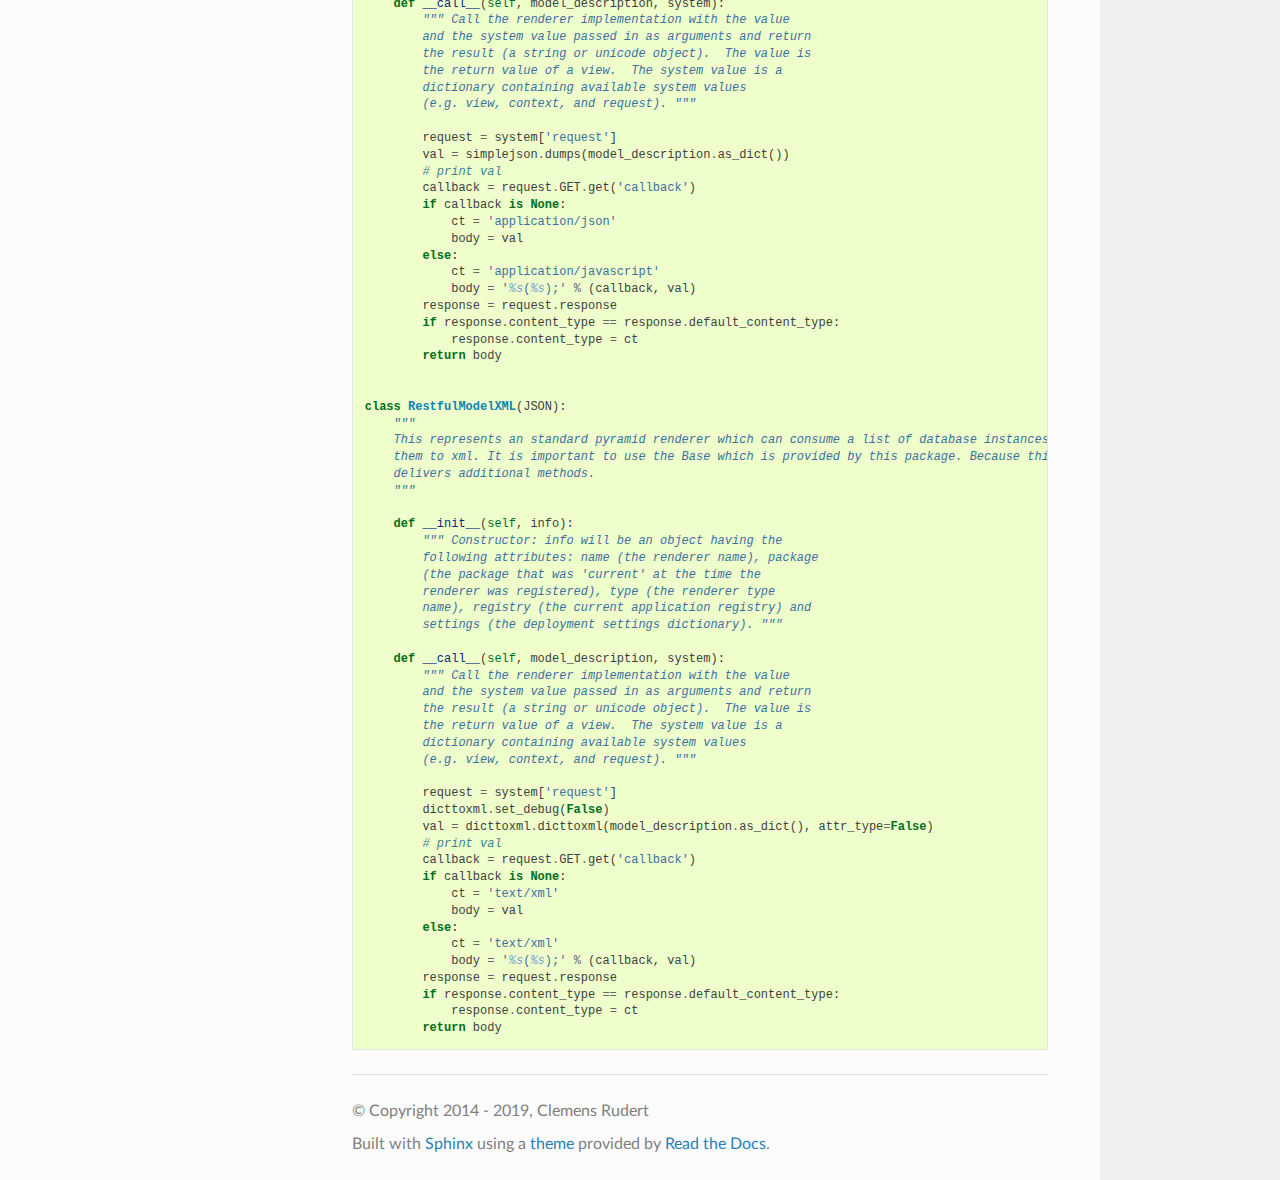
<file: _modules/pyramid_georest/lib/renderer.html>
<!DOCTYPE html>
<!--[if IE 8]><html class="no-js lt-ie9" lang="en" > <![endif]-->
<!--[if gt IE 8]><!--> <html class="no-js" lang="en" > <!--<![endif]-->
<head>
  <meta charset="utf-8">
  
  <meta name="viewport" content="width=device-width, initial-scale=1.0">
  
  <title>pyramid_georest.lib.renderer &mdash; pyramid_georest 3.1.0-rc5 documentation</title>
  

  
  
  
  

  
  <script type="text/javascript" src="../../../_static/js/modernizr.min.js"></script>
  
    
      <script type="text/javascript">
          var DOCUMENTATION_OPTIONS = {
              URL_ROOT:'../../../',
              VERSION:'3.1.0-rc5',
              LANGUAGE:'en',
              COLLAPSE_INDEX:false,
              FILE_SUFFIX:'.html',
              HAS_SOURCE:  true,
              SOURCELINK_SUFFIX: '.txt'
          };
      </script>
        <script type="text/javascript" src="../../../_static/jquery.js"></script>
        <script type="text/javascript" src="../../../_static/underscore.js"></script>
        <script type="text/javascript" src="../../../_static/doctools.js"></script>
    
    <script type="text/javascript" src="../../../_static/js/theme.js"></script>

    

  
  <link rel="stylesheet" href="../../../_static/css/theme.css" type="text/css" />
  <link rel="stylesheet" href="../../../_static/pygments.css" type="text/css" />
    <link rel="index" title="Index" href="../../../genindex.html" />
    <link rel="search" title="Search" href="../../../search.html" /> 
</head>

<body class="wy-body-for-nav">

   
  <div class="wy-grid-for-nav">
    
    <nav data-toggle="wy-nav-shift" class="wy-nav-side">
      <div class="wy-side-scroll">
        <div class="wy-side-nav-search" >
          

          
            <a href="../../../index.html" class="icon icon-home"> pyramid_georest
          

          
          </a>

          
            
            
              <div class="version">
                3.1.0
              </div>
            
          

          
<div role="search">
  <form id="rtd-search-form" class="wy-form" action="../../../search.html" method="get">
    <input type="text" name="q" placeholder="Search docs" />
    <input type="hidden" name="check_keywords" value="yes" />
    <input type="hidden" name="area" value="default" />
  </form>
</div>

          
        </div>

        <div class="wy-menu wy-menu-vertical" data-spy="affix" role="navigation" aria-label="main navigation">
          
            
            
              
            
            
              <p class="caption"><span class="caption-text">Contents:</span></p>
<ul>
<li class="toctree-l1"><a class="reference internal" href="../../../usage.html">Usage</a></li>
<li class="toctree-l1"><a class="reference internal" href="../../../url_patterns.html">Used URL patterns</a></li>
<li class="toctree-l1"><a class="reference internal" href="../../../filter.html">Filtering</a></li>
<li class="toctree-l1"><a class="reference internal" href="../../../main_classes.html">Main classes</a></li>
<li class="toctree-l1"><a class="reference internal" href="../../../special_classes.html">Special classes</a></li>
</ul>

            
          
        </div>
      </div>
    </nav>

    <section data-toggle="wy-nav-shift" class="wy-nav-content-wrap">

      
      <nav class="wy-nav-top" aria-label="top navigation">
        
          <i data-toggle="wy-nav-top" class="fa fa-bars"></i>
          <a href="../../../index.html">pyramid_georest</a>
        
      </nav>


      <div class="wy-nav-content">
        
        <div class="rst-content">
        
          















<div role="navigation" aria-label="breadcrumbs navigation">

  <ul class="wy-breadcrumbs">
    
      <li><a href="../../../index.html">Docs</a> &raquo;</li>
        
          <li><a href="../../index.html">Module code</a> &raquo;</li>
        
      <li>pyramid_georest.lib.renderer</li>
    
    
      <li class="wy-breadcrumbs-aside">
        
      </li>
    
  </ul>

  
  <hr/>
</div>
          <div role="main" class="document" itemscope="itemscope" itemtype="http://schema.org/Article">
           <div itemprop="articleBody">
            
  <h1>Source code for pyramid_georest.lib.renderer</h1><div class="highlight"><pre>
<span></span><span class="c1"># -*- coding: utf-8 -*-</span>
<span class="kn">import</span> <span class="nn">decimal</span>
<span class="kn">import</span> <span class="nn">simplejson</span>
<span class="kn">import</span> <span class="nn">datetime</span>
<span class="kn">import</span> <span class="nn">logging</span>

<span class="kn">import</span> <span class="nn">dicttoxml</span>
<span class="kn">from</span> <span class="nn">geoalchemy2</span> <span class="kn">import</span> <span class="n">WKBElement</span>
<span class="kn">from</span> <span class="nn">geoalchemy2.shape</span> <span class="kn">import</span> <span class="n">to_shape</span>
<span class="kn">from</span> <span class="nn">pyramid.httpexceptions</span> <span class="kn">import</span> <span class="n">HTTPNotFound</span><span class="p">,</span> <span class="n">HTTPServerError</span>
<span class="kn">from</span> <span class="nn">pyramid.renderers</span> <span class="kn">import</span> <span class="n">JSON</span><span class="p">,</span> <span class="n">render_to_response</span>

<span class="kn">from</span> <span class="nn">sqlalchemy.ext.associationproxy</span> <span class="kn">import</span> <span class="n">_AssociationList</span>


<span class="n">log</span> <span class="o">=</span> <span class="n">logging</span><span class="o">.</span><span class="n">getLogger</span><span class="p">(</span><span class="s1">&#39;pyramid_georest&#39;</span><span class="p">)</span>


<span class="k">def</span> <span class="nf">get_mapping_from_request</span><span class="p">(</span><span class="n">request</span><span class="p">):</span>
    <span class="k">if</span> <span class="n">request</span><span class="o">.</span><span class="n">params</span> <span class="ow">is</span> <span class="ow">not</span> <span class="kc">None</span><span class="p">:</span>
        <span class="k">return</span> <span class="n">request</span><span class="o">.</span><span class="n">params</span><span class="o">.</span><span class="n">get</span><span class="p">(</span><span class="s1">&#39;mapping&#39;</span><span class="p">)</span>
    <span class="k">else</span><span class="p">:</span>
        <span class="k">return</span> <span class="kc">None</span>


<div class="viewcode-block" id="RenderProxy"><a class="viewcode-back" href="../../../special_classes.html#pyramid_georest.lib.renderer.RenderProxy">[docs]</a><span class="k">class</span> <span class="nc">RenderProxy</span><span class="p">(</span><span class="nb">object</span><span class="p">):</span>

<div class="viewcode-block" id="RenderProxy.__init__"><a class="viewcode-back" href="../../../special_classes.html#pyramid_georest.lib.renderer.RenderProxy.__init__">[docs]</a>    <span class="k">def</span> <span class="fm">__init__</span><span class="p">(</span><span class="bp">self</span><span class="p">):</span>
        <span class="sd">&quot;&quot;&quot;</span>
<span class="sd">        A proxy which matches a renderer to a format which is passed in the url. It implements some basic</span>
<span class="sd">        renderers but is fully extend able. You can add renderers via the add renderer method.</span>
<span class="sd">        Please note that all renderers which are added to the proxy need to be added to the pyramid config</span>
<span class="sd">        before. Otherwise a error will be thrown on startup of the application.</span>
<span class="sd">        Please note in advance that the renderer system of pyramid works in a global way. It is your</span>
<span class="sd">        responsibility to ensure each renderer added is unique by its name. Please keep this in mind when</span>
<span class="sd">        some thing is not generating the output you want. Than it probably happens that you accidentally</span>
<span class="sd">        over wrote some renderer in another part of the application.</span>

<span class="sd">        For further information see the `pyramid renderer documetation</span>
<span class="sd">        &lt;http://docs.pylonsproject.org/projects/pyramid/en/latest/narr/renderers.html</span>
<span class="sd">        #adding-and-changing-renderers&gt;`__</span>
<span class="sd">        &quot;&quot;&quot;</span>

        <span class="bp">self</span><span class="o">.</span><span class="n">_format_to_renderer</span> <span class="o">=</span> <span class="p">{</span>
            <span class="s1">&#39;json&#39;</span><span class="p">:</span> <span class="s1">&#39;geo_restful_json&#39;</span><span class="p">,</span>
            <span class="s1">&#39;xml&#39;</span><span class="p">:</span> <span class="s1">&#39;geo_restful_xml&#39;</span><span class="p">,</span>
            <span class="s1">&#39;geojson&#39;</span><span class="p">:</span> <span class="s1">&#39;geo_restful_geo_json&#39;</span>
        <span class="p">}</span></div>

<div class="viewcode-block" id="RenderProxy.render"><a class="viewcode-back" href="../../../special_classes.html#pyramid_georest.lib.renderer.RenderProxy.render">[docs]</a>    <span class="k">def</span> <span class="nf">render</span><span class="p">(</span><span class="bp">self</span><span class="p">,</span> <span class="n">request</span><span class="p">,</span> <span class="n">result</span><span class="p">,</span> <span class="n">model_description</span><span class="p">):</span>
        <span class="sd">&quot;&quot;&quot;</span>
<span class="sd">        Execute the rendering process by matching the requested format to the mapped renderer. If no</span>
<span class="sd">        renderer could be found a error is raised.</span>

<span class="sd">        Args:</span>
<span class="sd">            request (pyramid.request.Request): The request which comes all the way through the application</span>
<span class="sd">                from the client</span>
<span class="sd">            result (list of sqlalchemy.ext.declarative.DeclarativeMeta): A list of database records found for</span>
<span class="sd">                the request.</span>
<span class="sd">            model_description (pyramid_georest.lib.description.ModelDescription): The description object of</span>
<span class="sd">                the data set which will be rendered.</span>

<span class="sd">        Returns:</span>
<span class="sd">            pyramid.response.Response: An pyramid response object.</span>

<span class="sd">        Raises:</span>
<span class="sd">            HTTPNotFound</span>
<span class="sd">        &quot;&quot;&quot;</span>

        <span class="n">response_format</span> <span class="o">=</span> <span class="n">request</span><span class="o">.</span><span class="n">matchdict</span><span class="p">[</span><span class="s1">&#39;format&#39;</span><span class="p">]</span>
        <span class="n">renderer_name</span> <span class="o">=</span> <span class="bp">self</span><span class="o">.</span><span class="n">_format_to_renderer</span><span class="o">.</span><span class="n">get</span><span class="p">(</span><span class="n">response_format</span><span class="p">,</span> <span class="kc">False</span><span class="p">)</span>
        <span class="k">if</span> <span class="n">renderer_name</span><span class="p">:</span>
            <span class="k">return</span> <span class="n">render_to_response</span><span class="p">(</span>
                <span class="n">renderer_name</span><span class="p">,</span>
                <span class="p">{</span>
                    <span class="s1">&#39;features&#39;</span><span class="p">:</span> <span class="n">result</span><span class="p">,</span>
                    <span class="s1">&#39;model_description&#39;</span><span class="p">:</span> <span class="n">model_description</span>
                <span class="p">},</span>
                <span class="n">request</span><span class="o">=</span><span class="n">request</span>
            <span class="p">)</span>
        <span class="k">else</span><span class="p">:</span>
            <span class="n">text</span> <span class="o">=</span> <span class="s1">&#39;The Format &quot;</span><span class="si">{format}</span><span class="s1">&quot; is not defined for this service. Sorry...&#39;</span><span class="o">.</span><span class="n">format</span><span class="p">(</span>
                <span class="nb">format</span><span class="o">=</span><span class="n">response_format</span>
            <span class="p">)</span>
            <span class="n">log</span><span class="o">.</span><span class="n">error</span><span class="p">(</span><span class="n">text</span><span class="p">)</span>
            <span class="k">raise</span> <span class="n">HTTPNotFound</span><span class="p">(</span>
                <span class="n">detail</span><span class="o">=</span><span class="n">text</span>
            <span class="p">)</span></div>

<div class="viewcode-block" id="RenderProxy.add_renderer"><a class="viewcode-back" href="../../../special_classes.html#pyramid_georest.lib.renderer.RenderProxy.add_renderer">[docs]</a>    <span class="k">def</span> <span class="nf">add_renderer</span><span class="p">(</span><span class="bp">self</span><span class="p">,</span> <span class="n">delivery_format</span><span class="p">,</span> <span class="n">renderer_name</span><span class="p">):</span>
        <span class="sd">&quot;&quot;&quot;</span>
<span class="sd">        Adds a matching to the render proxy&#39;s matching dict. It is possible to overwrite an existing one.</span>
<span class="sd">        If you do, a notice (warning) is printed to your server logs.</span>

<span class="sd">        Args:</span>
<span class="sd">            delivery_format (str): The format string to which the renderer should be bound to</span>
<span class="sd">                (e.g. &quot;json&quot;, &quot;xml&quot;, ...)</span>
<span class="sd">            renderer_name (str): The name of the renderer which was used to assign it to the pyramid</span>
<span class="sd">                applications configuration.</span>

<span class="sd">        Raises:</span>
<span class="sd">            ConfigurationError</span>
<span class="sd">        &quot;&quot;&quot;</span>

        <span class="k">if</span> <span class="bp">self</span><span class="o">.</span><span class="n">_format_to_renderer</span><span class="o">.</span><span class="n">get</span><span class="p">(</span><span class="n">delivery_format</span><span class="p">):</span>
            <span class="n">log</span><span class="o">.</span><span class="n">warning</span><span class="p">(</span><span class="s1">&#39;You overwrite the renderer for the &quot;</span><span class="si">{format_name}</span><span class="s1">&quot; format&#39;</span><span class="o">.</span><span class="n">format</span><span class="p">(</span>
                <span class="n">format_name</span><span class="o">=</span><span class="n">delivery_format</span><span class="p">)</span>
            <span class="p">)</span>
        <span class="bp">self</span><span class="o">.</span><span class="n">_format_to_renderer</span><span class="p">[</span><span class="n">delivery_format</span><span class="p">]</span> <span class="o">=</span> <span class="n">renderer_name</span></div></div>


<div class="viewcode-block" id="AdapterProxy"><a class="viewcode-back" href="../../../special_classes.html#pyramid_georest.lib.renderer.AdapterProxy">[docs]</a><span class="k">class</span> <span class="nc">AdapterProxy</span><span class="p">(</span><span class="nb">object</span><span class="p">):</span>

<div class="viewcode-block" id="AdapterProxy.__init__"><a class="viewcode-back" href="../../../special_classes.html#pyramid_georest.lib.renderer.AdapterProxy.__init__">[docs]</a>    <span class="k">def</span> <span class="fm">__init__</span><span class="p">(</span><span class="bp">self</span><span class="p">):</span>
        <span class="sd">&quot;&quot;&quot;</span>
<span class="sd">        A proxy which matches a client side adapter script to a adapter name which is passed in the url as</span>
<span class="sd">        format parameter. It implements some basic adapters but is fully extend able. You can add renderers</span>
<span class="sd">        via the &quot;add_adapters&quot; method.</span>

<span class="sd">        This enables you to provide every client side base implementation you like which is bound to a</span>
<span class="sd">        restful resource.</span>
<span class="sd">        &quot;&quot;&quot;</span>

        <span class="bp">self</span><span class="o">.</span><span class="n">_format_to_adapter</span> <span class="o">=</span> <span class="p">{}</span></div>

<div class="viewcode-block" id="AdapterProxy.render"><a class="viewcode-back" href="../../../special_classes.html#pyramid_georest.lib.renderer.AdapterProxy.render">[docs]</a>    <span class="k">def</span> <span class="nf">render</span><span class="p">(</span><span class="bp">self</span><span class="p">,</span> <span class="n">request</span><span class="p">,</span> <span class="n">model_description</span><span class="p">):</span>
        <span class="sd">&quot;&quot;&quot;</span>
<span class="sd">        Execute the rendering process by matching the requested format to the mapped renderer. If no renderer</span>
<span class="sd">        could be found a error is raised.</span>

<span class="sd">        Args:</span>
<span class="sd">            request (pyramid.request.Request): The request which comes all the way through the application</span>
<span class="sd">                from the client</span>
<span class="sd">            model_description (pyramid_georest.lib.description.ModelDescription): The description object of</span>
<span class="sd">                the data set which will be rendered.</span>
<span class="sd">        Returns:</span>
<span class="sd">            pyramid.response.Response: An pyramid response object</span>

<span class="sd">        Raises:</span>
<span class="sd">            HTTPNotFound</span>
<span class="sd">        &quot;&quot;&quot;</span>

        <span class="n">adapter_format</span> <span class="o">=</span> <span class="n">request</span><span class="o">.</span><span class="n">matchdict</span><span class="p">[</span><span class="s1">&#39;format&#39;</span><span class="p">]</span>
        <span class="n">adapter_renderer</span> <span class="o">=</span> <span class="bp">self</span><span class="o">.</span><span class="n">_format_to_adapter</span><span class="o">.</span><span class="n">get</span><span class="p">(</span><span class="n">adapter_format</span><span class="p">,</span> <span class="kc">False</span><span class="p">)</span>
        <span class="k">if</span> <span class="n">adapter_renderer</span><span class="p">:</span>
            <span class="n">params</span> <span class="o">=</span> <span class="bp">self</span><span class="o">.</span><span class="n">extend_return_params</span><span class="p">({})</span>
            <span class="n">params</span><span class="p">[</span><span class="s1">&#39;model_description&#39;</span><span class="p">]</span> <span class="o">=</span> <span class="n">model_description</span>
            <span class="k">return</span> <span class="n">render_to_response</span><span class="p">(</span>
                <span class="n">adapter_renderer</span><span class="p">,</span>
                <span class="n">params</span><span class="p">,</span>
                <span class="n">request</span><span class="o">=</span><span class="n">request</span>
            <span class="p">)</span>
        <span class="k">else</span><span class="p">:</span>
            <span class="n">text</span> <span class="o">=</span> <span class="s1">&#39;The Format &quot;</span><span class="si">{format}</span><span class="s1">&quot; is not defined for this service. Sorry...&#39;</span><span class="o">.</span><span class="n">format</span><span class="p">(</span>
                <span class="nb">format</span><span class="o">=</span><span class="n">adapter_renderer</span>
            <span class="p">)</span>
            <span class="n">log</span><span class="o">.</span><span class="n">error</span><span class="p">(</span><span class="n">text</span><span class="p">)</span>
            <span class="k">raise</span> <span class="n">HTTPNotFound</span><span class="p">(</span>
                <span class="n">detail</span><span class="o">=</span><span class="n">text</span>
            <span class="p">)</span></div>

    <span class="nd">@staticmethod</span>
<div class="viewcode-block" id="AdapterProxy.extend_return_params"><a class="viewcode-back" href="../../../special_classes.html#pyramid_georest.lib.renderer.AdapterProxy.extend_return_params">[docs]</a>    <span class="k">def</span> <span class="nf">extend_return_params</span><span class="p">(</span><span class="n">params</span><span class="p">):</span>
        <span class="sd">&quot;&quot;&quot;</span>
<span class="sd">        This method enables the developer to extend the parameter which are send to the template.</span>

<span class="sd">        params (dict): The dictionary which holds the params.</span>

<span class="sd">        Returns:</span>
<span class="sd">            dict: The extended dictionary</span>
<span class="sd">        &quot;&quot;&quot;</span>

        <span class="k">return</span> <span class="n">params</span></div>

<div class="viewcode-block" id="AdapterProxy.add_adapter"><a class="viewcode-back" href="../../../special_classes.html#pyramid_georest.lib.renderer.AdapterProxy.add_adapter">[docs]</a>    <span class="k">def</span> <span class="nf">add_adapter</span><span class="p">(</span><span class="bp">self</span><span class="p">,</span> <span class="n">delivery_format</span><span class="p">,</span> <span class="n">adapter_renderer_path</span><span class="p">):</span>
        <span class="sd">&quot;&quot;&quot;</span>
<span class="sd">        Adds a matching to the render proxy&#39;s matching dict. It is possible to overwrite an existing one.</span>
<span class="sd">        If you do, a notice (warning) is printed to your server logs.</span>

<span class="sd">        Args:</span>
<span class="sd">            delivery_format (str): The format string to which the renderer should be bound to</span>
<span class="sd">                (e.g. &quot;json&quot;, &quot;xml&quot;, ...)</span>
<span class="sd">            adapter_renderer_path (str): The name of the renderer which was used to assign it to the</span>
<span class="sd">                pyramid applications configuration.</span>
<span class="sd">        Raises:</span>
<span class="sd">            ConfigurationError</span>
<span class="sd">        &quot;&quot;&quot;</span>

        <span class="k">if</span> <span class="bp">self</span><span class="o">.</span><span class="n">_format_to_adapter</span><span class="o">.</span><span class="n">get</span><span class="p">(</span><span class="n">delivery_format</span><span class="p">):</span>
            <span class="n">log</span><span class="o">.</span><span class="n">warning</span><span class="p">(</span>
                <span class="s1">&#39;You overwrite the renderer for the &quot;</span><span class="si">{format_name}</span><span class="s1">&quot; format&#39;</span><span class="o">.</span><span class="n">format</span><span class="p">(</span>
                    <span class="n">format_name</span><span class="o">=</span><span class="n">delivery_format</span>
                <span class="p">)</span>
            <span class="p">)</span>
        <span class="bp">self</span><span class="o">.</span><span class="n">_format_to_adapter</span><span class="p">[</span><span class="n">delivery_format</span><span class="p">]</span> <span class="o">=</span> <span class="n">adapter_renderer_path</span></div></div>


<div class="viewcode-block" id="RestfulJson"><a class="viewcode-back" href="../../../special_classes.html#pyramid_georest.lib.renderer.RestfulJson">[docs]</a><span class="k">class</span> <span class="nc">RestfulJson</span><span class="p">(</span><span class="n">JSON</span><span class="p">):</span>
    <span class="sd">&quot;&quot;&quot;</span>
<span class="sd">    This represents a standard pyramid renderer which can consume a list of database instances and renders</span>
<span class="sd">    them to json. It is important to use the Base which is provided by this package. Because this class</span>
<span class="sd">    delivers additional methods.</span>
<span class="sd">    &quot;&quot;&quot;</span>

<div class="viewcode-block" id="RestfulJson.__init__"><a class="viewcode-back" href="../../../special_classes.html#pyramid_georest.lib.renderer.RestfulJson.__init__">[docs]</a>    <span class="k">def</span> <span class="fm">__init__</span><span class="p">(</span><span class="bp">self</span><span class="p">,</span> <span class="n">info</span><span class="p">):</span>
        <span class="sd">&quot;&quot;&quot; Constructor: info will be an object having the</span>
<span class="sd">        following attributes: name (the renderer name), package</span>
<span class="sd">        (the package that was &#39;current&#39; at the time the</span>
<span class="sd">        renderer was registered), type (the renderer type</span>
<span class="sd">        name), registry (the current application registry) and</span>
<span class="sd">        settings (the deployment settings dictionary). &quot;&quot;&quot;</span></div>

    <span class="k">def</span> <span class="fm">__call__</span><span class="p">(</span><span class="bp">self</span><span class="p">,</span> <span class="n">results</span><span class="p">,</span> <span class="n">system</span><span class="p">):</span>
        <span class="sd">&quot;&quot;&quot; Call the renderer implementation with the value</span>
<span class="sd">        and the system value passed in as arguments and return</span>
<span class="sd">        the result (a string or unicode object).  The value is</span>
<span class="sd">        the return value of a view.  The system value is a</span>
<span class="sd">        dictionary containing available system values</span>
<span class="sd">        (e.g. view, context, and request).</span>
<span class="sd">        :param results:</span>
<span class="sd">        :param system:</span>
<span class="sd">        :return:</span>
<span class="sd">        &quot;&quot;&quot;</span>

        <span class="n">request</span> <span class="o">=</span> <span class="n">system</span><span class="p">[</span><span class="s1">&#39;request&#39;</span><span class="p">]</span>
        <span class="c1"># here the results will be serialized!!!!</span>
        <span class="n">val</span> <span class="o">=</span> <span class="bp">self</span><span class="o">.</span><span class="n">to_str</span><span class="p">(</span><span class="n">results</span><span class="p">)</span>

        <span class="n">callback</span> <span class="o">=</span> <span class="n">request</span><span class="o">.</span><span class="n">GET</span><span class="o">.</span><span class="n">get</span><span class="p">(</span><span class="s1">&#39;callback&#39;</span><span class="p">)</span>
        <span class="k">if</span> <span class="n">callback</span> <span class="ow">is</span> <span class="kc">None</span><span class="p">:</span>
            <span class="n">ct</span> <span class="o">=</span> <span class="s1">&#39;application/json&#39;</span>
            <span class="n">body</span> <span class="o">=</span> <span class="n">val</span>
        <span class="k">else</span><span class="p">:</span>
            <span class="n">ct</span> <span class="o">=</span> <span class="s1">&#39;application/javascript&#39;</span>
            <span class="n">body</span> <span class="o">=</span> <span class="s1">&#39;</span><span class="si">%s</span><span class="s1">(</span><span class="si">%s</span><span class="s1">);&#39;</span> <span class="o">%</span> <span class="p">(</span><span class="n">callback</span><span class="p">,</span> <span class="n">val</span><span class="p">)</span>
        <span class="n">response</span> <span class="o">=</span> <span class="n">request</span><span class="o">.</span><span class="n">response</span>
        <span class="k">if</span> <span class="n">response</span><span class="o">.</span><span class="n">content_type</span> <span class="o">==</span> <span class="n">response</span><span class="o">.</span><span class="n">default_content_type</span><span class="p">:</span>
            <span class="n">response</span><span class="o">.</span><span class="n">content_type</span> <span class="o">=</span> <span class="n">ct</span>
        <span class="k">return</span> <span class="n">body</span>

<div class="viewcode-block" id="RestfulJson.to_str"><a class="viewcode-back" href="../../../special_classes.html#pyramid_georest.lib.renderer.RestfulJson.to_str">[docs]</a>    <span class="k">def</span> <span class="nf">to_str</span><span class="p">(</span><span class="bp">self</span><span class="p">,</span> <span class="n">results</span><span class="p">):</span>
        <span class="sd">&quot;&quot;&quot;</span>
<span class="sd">        Translates result dictionary into a string.</span>

<span class="sd">        Args:</span>
<span class="sd">            results (dict): The database records wrapped in a dictionary.</span>

<span class="sd">        Returns:</span>
<span class="sd">            str: The serialized string containing database records.</span>
<span class="sd">        &quot;&quot;&quot;</span>

        <span class="k">return</span> <span class="n">simplejson</span><span class="o">.</span><span class="n">dumps</span><span class="p">(</span><span class="bp">self</span><span class="o">.</span><span class="n">column_values_as_serializable</span><span class="p">(</span><span class="n">results</span><span class="p">))</span></div>

<div class="viewcode-block" id="RestfulJson.column_values_as_serializable"><a class="viewcode-back" href="../../../special_classes.html#pyramid_georest.lib.renderer.RestfulJson.column_values_as_serializable">[docs]</a>    <span class="k">def</span> <span class="nf">column_values_as_serializable</span><span class="p">(</span><span class="bp">self</span><span class="p">,</span> <span class="n">results</span><span class="p">):</span>
        <span class="sd">&quot;&quot;&quot;</span>
<span class="sd">        The most important method in rendering process. Here the values are transformed to serializable</span>
<span class="sd">        representations.</span>

<span class="sd">        Args:</span>
<span class="sd">            results (dict): The database records wrapped in a dictionary.</span>

<span class="sd">        Returns:</span>
<span class="sd">            list of dict: A list containing all records with serializable values.</span>
<span class="sd">        &quot;&quot;&quot;</span>

        <span class="n">serializable_results</span> <span class="o">=</span> <span class="p">[]</span>
        <span class="n">model_description</span> <span class="o">=</span> <span class="n">results</span><span class="o">.</span><span class="n">get</span><span class="p">(</span><span class="s1">&#39;model_description&#39;</span><span class="p">,</span> <span class="kc">False</span><span class="p">)</span>
        <span class="n">results</span> <span class="o">=</span> <span class="n">results</span><span class="o">.</span><span class="n">get</span><span class="p">(</span><span class="s1">&#39;features&#39;</span><span class="p">,</span> <span class="kc">False</span><span class="p">)</span>
        <span class="k">for</span> <span class="n">result</span> <span class="ow">in</span> <span class="n">results</span><span class="p">:</span>
            <span class="n">result_dict</span> <span class="o">=</span> <span class="p">{}</span>
            <span class="n">column_description</span> <span class="o">=</span> <span class="n">model_description</span><span class="o">.</span><span class="n">column_descriptions</span>
            <span class="k">for</span> <span class="n">column_name</span> <span class="ow">in</span> <span class="n">column_description</span><span class="p">:</span>
                <span class="n">value</span> <span class="o">=</span> <span class="nb">getattr</span><span class="p">(</span><span class="n">result</span><span class="p">,</span> <span class="n">column_name</span><span class="p">)</span>
                <span class="k">if</span> <span class="nb">isinstance</span><span class="p">(</span><span class="n">value</span><span class="p">,</span> <span class="p">(</span><span class="n">datetime</span><span class="o">.</span><span class="n">date</span><span class="p">,</span> <span class="n">datetime</span><span class="o">.</span><span class="n">datetime</span><span class="p">,</span> <span class="n">datetime</span><span class="o">.</span><span class="n">time</span><span class="p">)):</span>
                    <span class="n">value</span> <span class="o">=</span> <span class="bp">self</span><span class="o">.</span><span class="n">date_formatter</span><span class="p">(</span><span class="n">value</span><span class="p">)</span>
                <span class="k">elif</span> <span class="nb">isinstance</span><span class="p">(</span><span class="n">value</span><span class="p">,</span> <span class="n">_AssociationList</span><span class="p">):</span>
                    <span class="n">value</span> <span class="o">=</span> <span class="bp">self</span><span class="o">.</span><span class="n">association_formatter</span><span class="p">(</span><span class="n">value</span><span class="p">)</span>
                <span class="k">elif</span> <span class="nb">isinstance</span><span class="p">(</span><span class="n">value</span><span class="p">,</span> <span class="n">WKBElement</span><span class="p">):</span>
                    <span class="n">value</span> <span class="o">=</span> <span class="bp">self</span><span class="o">.</span><span class="n">geometry_formatter</span><span class="p">(</span><span class="n">value</span><span class="p">)</span>
                <span class="k">elif</span> <span class="nb">isinstance</span><span class="p">(</span><span class="n">value</span><span class="p">,</span> <span class="n">decimal</span><span class="o">.</span><span class="n">Decimal</span><span class="p">):</span>
                    <span class="n">value</span> <span class="o">=</span> <span class="bp">self</span><span class="o">.</span><span class="n">float_formatter</span><span class="p">(</span><span class="n">value</span><span class="p">)</span>
                <span class="n">result_dict</span><span class="p">[</span><span class="n">column_name</span><span class="p">]</span> <span class="o">=</span> <span class="n">value</span>
            <span class="n">serializable_results</span><span class="o">.</span><span class="n">append</span><span class="p">(</span><span class="n">result_dict</span><span class="p">)</span>
        <span class="k">return</span> <span class="n">serializable_results</span></div>

    <span class="nd">@staticmethod</span>
<div class="viewcode-block" id="RestfulJson.date_formatter"><a class="viewcode-back" href="../../../special_classes.html#pyramid_georest.lib.renderer.RestfulJson.date_formatter">[docs]</a>    <span class="k">def</span> <span class="nf">date_formatter</span><span class="p">(</span><span class="n">date</span><span class="p">):</span>
        <span class="sd">&quot;&quot;&quot;</span>
<span class="sd">        Formats a date object into a string base iso representation.</span>

<span class="sd">        Args:</span>
<span class="sd">            date (datetime.datetime): A date object which should be converted</span>

<span class="sd">        Returns:</span>
<span class="sd">            str: A string which represents the date object</span>
<span class="sd">        &quot;&quot;&quot;</span>

        <span class="k">return</span> <span class="n">date</span><span class="o">.</span><span class="n">isoformat</span><span class="p">()</span></div>

    <span class="nd">@staticmethod</span>
<div class="viewcode-block" id="RestfulJson.association_formatter"><a class="viewcode-back" href="../../../special_classes.html#pyramid_georest.lib.renderer.RestfulJson.association_formatter">[docs]</a>    <span class="k">def</span> <span class="nf">association_formatter</span><span class="p">(</span><span class="n">association</span><span class="p">):</span>
        <span class="sd">&quot;&quot;&quot;</span>
<span class="sd">        Handles special case of association list provided by sqlalchemy.</span>

<span class="sd">        Args:</span>
<span class="sd">            association (sqlalchemy.ext.associationproxy._AssociationList): A sqlalchemy association object</span>
<span class="sd">                which should be converted</span>

<span class="sd">        Returns:</span>
<span class="sd">            list of str: A list containing the association</span>
<span class="sd">        &quot;&quot;&quot;</span>

        <span class="k">return</span> <span class="nb">list</span><span class="p">(</span><span class="n">association</span><span class="p">)</span></div>

<div class="viewcode-block" id="RestfulJson.geometry_formatter"><a class="viewcode-back" href="../../../special_classes.html#pyramid_georest.lib.renderer.RestfulJson.geometry_formatter">[docs]</a>    <span class="k">def</span> <span class="nf">geometry_formatter</span><span class="p">(</span><span class="bp">self</span><span class="p">,</span> <span class="n">geometry</span><span class="p">):</span>
        <span class="sd">&quot;&quot;&quot;</span>
<span class="sd">        Formats a geoalchemy 2 WKB element into its WKT string representation.</span>

<span class="sd">        Args:</span>
<span class="sd">            geometry (geoalchemy2.WKBElement): A geoalchemy wkb element object which should be converted.</span>

<span class="sd">        Returns:</span>
<span class="sd">            str: A WKT formatted string</span>
<span class="sd">        &quot;&quot;&quot;</span>

        <span class="k">return</span> <span class="n">to_shape</span><span class="p">(</span><span class="n">geometry</span><span class="p">)</span><span class="o">.</span><span class="n">wkt</span></div>

    <span class="nd">@staticmethod</span>
<div class="viewcode-block" id="RestfulJson.float_formatter"><a class="viewcode-back" href="../../../special_classes.html#pyramid_georest.lib.renderer.RestfulJson.float_formatter">[docs]</a>    <span class="k">def</span> <span class="nf">float_formatter</span><span class="p">(</span><span class="n">number</span><span class="p">):</span>
        <span class="sd">&quot;&quot;&quot;</span>
<span class="sd">        Formats a floating point number to its pythonic correct float representation.</span>

<span class="sd">        Args:</span>
<span class="sd">            number (decimal.Decimal): A floating point number be converted.</span>

<span class="sd">        Returns:</span>
<span class="sd">            float: The formatted float.</span>
<span class="sd">        &quot;&quot;&quot;</span>

        <span class="k">return</span> <span class="nb">float</span><span class="p">(</span><span class="n">number</span><span class="p">)</span></div></div>


<div class="viewcode-block" id="RestfulGeoJson"><a class="viewcode-back" href="../../../special_classes.html#pyramid_georest.lib.renderer.RestfulGeoJson">[docs]</a><span class="k">class</span> <span class="nc">RestfulGeoJson</span><span class="p">(</span><span class="n">RestfulJson</span><span class="p">):</span>
    <span class="sd">&quot;&quot;&quot;</span>
<span class="sd">        This represents a standard pyramid renderer which can consume a list of database instances and</span>
<span class="sd">        renders them to json. It is important to use the Base which is provided by this package. Because</span>
<span class="sd">        this class delivers additional methods.</span>
<span class="sd">        &quot;&quot;&quot;</span>

<div class="viewcode-block" id="RestfulGeoJson.__init__"><a class="viewcode-back" href="../../../special_classes.html#pyramid_georest.lib.renderer.RestfulGeoJson.__init__">[docs]</a>    <span class="k">def</span> <span class="fm">__init__</span><span class="p">(</span><span class="bp">self</span><span class="p">,</span> <span class="n">info</span><span class="p">):</span>
        <span class="sd">&quot;&quot;&quot; Constructor: info will be an object having the</span>
<span class="sd">        following attributes: name (the renderer name), package</span>
<span class="sd">        (the package that was &#39;current&#39; at the time the</span>
<span class="sd">        renderer was registered), type (the renderer type</span>
<span class="sd">        name), registry (the current application registry) and</span>
<span class="sd">        settings (the deployment settings dictionary). &quot;&quot;&quot;</span>
        <span class="nb">super</span><span class="p">(</span><span class="n">RestfulGeoJson</span><span class="p">,</span> <span class="bp">self</span><span class="p">)</span><span class="o">.</span><span class="fm">__init__</span><span class="p">(</span><span class="n">info</span><span class="p">)</span></div>

<div class="viewcode-block" id="RestfulGeoJson.column_values_as_serializable"><a class="viewcode-back" href="../../../special_classes.html#pyramid_georest.lib.renderer.RestfulGeoJson.column_values_as_serializable">[docs]</a>    <span class="k">def</span> <span class="nf">column_values_as_serializable</span><span class="p">(</span><span class="bp">self</span><span class="p">,</span> <span class="n">results</span><span class="p">):</span>
        <span class="sd">&quot;&quot;&quot;</span>
<span class="sd">        The most important method in rendering process. Here the values are transformed to serializable</span>
<span class="sd">        representations. It especially takes care of producing a valid GeoJSON FeatureCollection.</span>

<span class="sd">        Args:</span>
<span class="sd">            results (dict): The database records wrapped in a dictionary.</span>

<span class="sd">        Returns:</span>
<span class="sd">            dict: A dictionary in GeoJSON FeatureCollection style containing all records with serializable</span>
<span class="sd">                values.</span>
<span class="sd">        &quot;&quot;&quot;</span>

        <span class="n">serializable_results</span> <span class="o">=</span> <span class="p">[]</span>
        <span class="n">model_description</span> <span class="o">=</span> <span class="n">results</span><span class="o">.</span><span class="n">get</span><span class="p">(</span><span class="s1">&#39;model_description&#39;</span><span class="p">,</span> <span class="kc">False</span><span class="p">)</span>
        <span class="n">results</span> <span class="o">=</span> <span class="n">results</span><span class="o">.</span><span class="n">get</span><span class="p">(</span><span class="s1">&#39;features&#39;</span><span class="p">,</span> <span class="kc">False</span><span class="p">)</span>
        <span class="k">for</span> <span class="n">result</span> <span class="ow">in</span> <span class="n">results</span><span class="p">:</span>
            <span class="n">geometry</span> <span class="o">=</span> <span class="p">{}</span>
            <span class="n">properties</span> <span class="o">=</span> <span class="p">{}</span>
            <span class="n">result_dict</span> <span class="o">=</span> <span class="p">{</span>
                <span class="s2">&quot;type&quot;</span><span class="p">:</span> <span class="s2">&quot;Feature&quot;</span><span class="p">,</span>
                <span class="s2">&quot;geometry&quot;</span><span class="p">:</span> <span class="n">geometry</span><span class="p">,</span>
                <span class="s2">&quot;properties&quot;</span><span class="p">:</span> <span class="n">properties</span>
            <span class="p">}</span>
            <span class="k">for</span> <span class="n">column_name</span> <span class="ow">in</span> <span class="n">model_description</span><span class="o">.</span><span class="n">column_descriptions</span><span class="p">:</span>
                <span class="n">value</span> <span class="o">=</span> <span class="nb">getattr</span><span class="p">(</span><span class="n">result</span><span class="p">,</span> <span class="n">column_name</span><span class="p">)</span>
                <span class="k">if</span> <span class="nb">isinstance</span><span class="p">(</span><span class="n">value</span><span class="p">,</span> <span class="p">(</span><span class="n">datetime</span><span class="o">.</span><span class="n">date</span><span class="p">,</span> <span class="n">datetime</span><span class="o">.</span><span class="n">datetime</span><span class="p">,</span> <span class="n">datetime</span><span class="o">.</span><span class="n">time</span><span class="p">)):</span>
                    <span class="n">value</span> <span class="o">=</span> <span class="bp">self</span><span class="o">.</span><span class="n">date_formatter</span><span class="p">(</span><span class="n">value</span><span class="p">)</span>
                <span class="k">elif</span> <span class="nb">isinstance</span><span class="p">(</span><span class="n">value</span><span class="p">,</span> <span class="n">_AssociationList</span><span class="p">):</span>
                    <span class="n">value</span> <span class="o">=</span> <span class="bp">self</span><span class="o">.</span><span class="n">association_formatter</span><span class="p">(</span><span class="n">value</span><span class="p">)</span>
                <span class="k">elif</span> <span class="nb">isinstance</span><span class="p">(</span><span class="n">value</span><span class="p">,</span> <span class="n">WKBElement</span><span class="p">):</span>
                    <span class="n">result_dict</span><span class="p">[</span><span class="s1">&#39;geometry&#39;</span><span class="p">]</span> <span class="o">=</span> <span class="bp">self</span><span class="o">.</span><span class="n">geometry_formatter</span><span class="p">(</span><span class="n">value</span><span class="p">)</span>
                    <span class="k">continue</span>
                <span class="k">elif</span> <span class="nb">isinstance</span><span class="p">(</span><span class="n">value</span><span class="p">,</span> <span class="n">decimal</span><span class="o">.</span><span class="n">Decimal</span><span class="p">):</span>
                    <span class="n">value</span> <span class="o">=</span> <span class="bp">self</span><span class="o">.</span><span class="n">float_formatter</span><span class="p">(</span><span class="n">value</span><span class="p">)</span>
                <span class="n">properties</span><span class="p">[</span><span class="n">column_name</span><span class="p">]</span> <span class="o">=</span> <span class="n">value</span>
            <span class="n">serializable_results</span><span class="o">.</span><span class="n">append</span><span class="p">(</span><span class="n">result_dict</span><span class="p">)</span>
        <span class="k">return</span> <span class="p">{</span>
            <span class="s2">&quot;type&quot;</span><span class="p">:</span> <span class="s2">&quot;FeatureCollection&quot;</span><span class="p">,</span>
            <span class="s2">&quot;features&quot;</span><span class="p">:</span> <span class="n">serializable_results</span>
        <span class="p">}</span></div>

    <span class="nd">@staticmethod</span>
<div class="viewcode-block" id="RestfulGeoJson.geometry_type_formatter"><a class="viewcode-back" href="../../../special_classes.html#pyramid_georest.lib.renderer.RestfulGeoJson.geometry_type_formatter">[docs]</a>    <span class="k">def</span> <span class="nf">geometry_type_formatter</span><span class="p">(</span><span class="n">geometry</span><span class="p">):</span>
        <span class="sd">&quot;&quot;&quot;</span>
<span class="sd">        Delivers the shapely geometry type description of geoalchemy 2 WKB element.</span>

<span class="sd">        Args:</span>
<span class="sd">            geometry (geoalchemy2.WKBElement): A geoalchemy wkb element object which should be converted.</span>
<span class="sd">        Returns:</span>
<span class="sd">            str: A string representing a shapely valid geometry type.</span>
<span class="sd">        &quot;&quot;&quot;</span>

        <span class="k">return</span> <span class="n">to_shape</span><span class="p">(</span><span class="n">geometry</span><span class="p">)</span><span class="o">.</span><span class="n">geom_type</span></div>

<div class="viewcode-block" id="RestfulGeoJson.geometry_formatter"><a class="viewcode-back" href="../../../special_classes.html#pyramid_georest.lib.renderer.RestfulGeoJson.geometry_formatter">[docs]</a>    <span class="k">def</span> <span class="nf">geometry_formatter</span><span class="p">(</span><span class="bp">self</span><span class="p">,</span> <span class="n">geometry</span><span class="p">):</span>
        <span class="sd">&quot;&quot;&quot;</span>
<span class="sd">        Formats the passed geoalchemy2 geometry WKB element into its valid GeoJSON representation. This is a</span>
<span class="sd">        list of coordinate tuples.</span>

<span class="sd">        Args:</span>
<span class="sd">            geometry (geoalchemy2.WKBElement): A geoalchemy wkb element object which should be converted.</span>

<span class="sd">        Returns:</span>
<span class="sd">            list: A list of coordinates formatted string</span>

<span class="sd">        Raises:</span>
<span class="sd">            HTTPServerError: If the geometry type is not supported.</span>
<span class="sd">        &quot;&quot;&quot;</span>
        <span class="n">shapely_object</span> <span class="o">=</span> <span class="n">to_shape</span><span class="p">(</span><span class="n">geometry</span><span class="p">)</span>
        <span class="n">geom_type</span> <span class="o">=</span> <span class="n">shapely_object</span><span class="o">.</span><span class="n">geom_type</span>
        <span class="k">if</span> <span class="n">geom_type</span><span class="o">.</span><span class="n">upper</span><span class="p">()</span> <span class="o">==</span> <span class="s1">&#39;POINT&#39;</span><span class="p">:</span>
            <span class="k">return</span> <span class="p">{</span>
                <span class="s2">&quot;type&quot;</span><span class="p">:</span> <span class="n">geom_type</span><span class="p">,</span>
                <span class="s2">&quot;coordinates&quot;</span><span class="p">:</span> <span class="nb">list</span><span class="p">(</span><span class="n">shapely_object</span><span class="o">.</span><span class="n">coords</span><span class="p">[</span><span class="mi">0</span><span class="p">])</span>
            <span class="p">}</span>
        <span class="k">elif</span> <span class="n">geom_type</span><span class="o">.</span><span class="n">upper</span><span class="p">()</span> <span class="o">==</span> <span class="s1">&#39;LINESTRING&#39;</span><span class="p">:</span>
            <span class="k">return</span> <span class="p">{</span>
                <span class="s2">&quot;type&quot;</span><span class="p">:</span> <span class="n">geom_type</span><span class="p">,</span>
                <span class="s2">&quot;coordinates&quot;</span><span class="p">:</span> <span class="nb">list</span><span class="p">(</span><span class="n">shapely_object</span><span class="o">.</span><span class="n">coords</span><span class="p">)</span>
            <span class="p">}</span>
        <span class="k">elif</span> <span class="n">geom_type</span><span class="o">.</span><span class="n">upper</span><span class="p">()</span> <span class="o">==</span> <span class="s1">&#39;POLYGON&#39;</span><span class="p">:</span>
            <span class="k">return</span> <span class="p">{</span>
                <span class="s2">&quot;type&quot;</span><span class="p">:</span> <span class="n">geom_type</span><span class="p">,</span>
                <span class="s2">&quot;coordinates&quot;</span><span class="p">:</span> <span class="p">[</span><span class="nb">list</span><span class="p">(</span><span class="n">shapely_object</span><span class="o">.</span><span class="n">exterior</span><span class="o">.</span><span class="n">coords</span><span class="p">)]</span>
            <span class="p">}</span>
        <span class="k">elif</span> <span class="n">geom_type</span><span class="o">.</span><span class="n">upper</span><span class="p">()</span> <span class="o">==</span> <span class="s1">&#39;MULTIPOINT&#39;</span><span class="p">:</span>
            <span class="n">coordinates</span> <span class="o">=</span> <span class="nb">list</span><span class="p">()</span>
            <span class="k">for</span> <span class="n">point</span> <span class="ow">in</span> <span class="n">shapely_object</span><span class="o">.</span><span class="n">geoms</span><span class="p">:</span>
                <span class="n">coordinates</span><span class="o">.</span><span class="n">append</span><span class="p">([</span><span class="nb">list</span><span class="p">(</span><span class="n">point</span><span class="o">.</span><span class="n">coords</span><span class="p">[</span><span class="mi">0</span><span class="p">])])</span>
            <span class="k">return</span> <span class="p">{</span>
                <span class="s2">&quot;type&quot;</span><span class="p">:</span> <span class="n">geom_type</span><span class="p">,</span>
                <span class="s2">&quot;coordinates&quot;</span><span class="p">:</span> <span class="n">coordinates</span>
            <span class="p">}</span>
        <span class="k">elif</span> <span class="n">geom_type</span><span class="o">.</span><span class="n">upper</span><span class="p">()</span> <span class="o">==</span> <span class="s1">&#39;MULTILINESTRING&#39;</span><span class="p">:</span>
            <span class="n">coordinates</span> <span class="o">=</span> <span class="nb">list</span><span class="p">()</span>
            <span class="k">for</span> <span class="n">point</span> <span class="ow">in</span> <span class="n">shapely_object</span><span class="o">.</span><span class="n">geoms</span><span class="p">:</span>
                <span class="n">coordinates</span><span class="o">.</span><span class="n">append</span><span class="p">([</span><span class="nb">list</span><span class="p">(</span><span class="n">point</span><span class="o">.</span><span class="n">coords</span><span class="p">)])</span>
            <span class="k">return</span> <span class="p">{</span>
                <span class="s2">&quot;type&quot;</span><span class="p">:</span> <span class="n">geom_type</span><span class="p">,</span>
                <span class="s2">&quot;coordinates&quot;</span><span class="p">:</span> <span class="n">coordinates</span>
            <span class="p">}</span>
        <span class="k">elif</span> <span class="n">geom_type</span><span class="o">.</span><span class="n">upper</span><span class="p">()</span> <span class="o">==</span> <span class="s1">&#39;MULTIPOLYGON&#39;</span><span class="p">:</span>
            <span class="n">coordinates</span> <span class="o">=</span> <span class="nb">list</span><span class="p">()</span>
            <span class="k">for</span> <span class="n">polygon</span> <span class="ow">in</span> <span class="n">shapely_object</span><span class="o">.</span><span class="n">geoms</span><span class="p">:</span>
                <span class="n">coordinates</span><span class="o">.</span><span class="n">append</span><span class="p">([</span><span class="nb">list</span><span class="p">(</span><span class="n">polygon</span><span class="o">.</span><span class="n">exterior</span><span class="o">.</span><span class="n">coords</span><span class="p">)])</span>
            <span class="k">return</span> <span class="p">{</span>
                <span class="s2">&quot;type&quot;</span><span class="p">:</span> <span class="n">geom_type</span><span class="p">,</span>
                <span class="s2">&quot;coordinates&quot;</span><span class="p">:</span> <span class="n">coordinates</span>
            <span class="p">}</span>
        <span class="k">elif</span> <span class="n">geom_type</span><span class="o">.</span><span class="n">upper</span><span class="p">()</span> <span class="o">==</span> <span class="s1">&#39;GEOMETRYCOLLECTION&#39;</span><span class="p">:</span>
            <span class="n">members</span> <span class="o">=</span> <span class="p">[]</span>
            <span class="k">for</span> <span class="n">inner_geometry</span> <span class="ow">in</span> <span class="n">shapely_object</span><span class="o">.</span><span class="n">geoms</span><span class="p">:</span>
                <span class="n">members</span><span class="o">.</span><span class="n">append</span><span class="p">(</span><span class="bp">self</span><span class="o">.</span><span class="n">geometry_formatter</span><span class="p">(</span><span class="n">WKBElement</span><span class="p">(</span><span class="n">inner_geometry</span><span class="o">.</span><span class="n">wkb</span><span class="p">)))</span>
            <span class="k">return</span> <span class="p">{</span>
                <span class="s2">&quot;type&quot;</span><span class="p">:</span> <span class="n">geom_type</span><span class="p">,</span>
                <span class="s2">&quot;members&quot;</span><span class="p">:</span> <span class="n">members</span>
            <span class="p">}</span>
        <span class="k">else</span><span class="p">:</span>
            <span class="k">raise</span> <span class="n">HTTPServerError</span><span class="p">(</span>
                <span class="s1">&#39;You try to access a Dataset with a &quot;</span><span class="si">{type}</span><span class="s1">&quot; geometry type. This is not supported in the &#39;</span>
                <span class="s1">&#39;moment. Sorry...&#39;</span><span class="o">.</span><span class="n">format</span><span class="p">(</span><span class="nb">type</span><span class="o">=</span><span class="n">geom_type</span><span class="p">)</span>
            <span class="p">)</span></div></div>


<span class="k">class</span> <span class="nc">RestfulXML</span><span class="p">(</span><span class="n">RestfulJson</span><span class="p">):</span>
    <span class="sd">&quot;&quot;&quot;</span>
<span class="sd">    This represents an standard pyramid renderer which can consume a list of database instances and renders</span>
<span class="sd">    them to xml. It is important to use the Base which is provided by this package. Because this class</span>
<span class="sd">    delivers additional methods.</span>
<span class="sd">    &quot;&quot;&quot;</span>

    <span class="k">def</span> <span class="fm">__init__</span><span class="p">(</span><span class="bp">self</span><span class="p">,</span> <span class="n">info</span><span class="p">):</span>
        <span class="sd">&quot;&quot;&quot; Constructor: info will be an object having the</span>
<span class="sd">        following attributes: name (the renderer name), package</span>
<span class="sd">        (the package that was &#39;current&#39; at the time the</span>
<span class="sd">        renderer was registered), type (the renderer type</span>
<span class="sd">        name), registry (the current application registry) and</span>
<span class="sd">        settings (the deployment settings dictionary). &quot;&quot;&quot;</span>
        <span class="nb">super</span><span class="p">(</span><span class="n">RestfulXML</span><span class="p">,</span> <span class="bp">self</span><span class="p">)</span><span class="o">.</span><span class="fm">__init__</span><span class="p">(</span><span class="n">info</span><span class="p">)</span>

    <span class="k">def</span> <span class="fm">__call__</span><span class="p">(</span><span class="bp">self</span><span class="p">,</span> <span class="n">results</span><span class="p">,</span> <span class="n">system</span><span class="p">):</span>
        <span class="sd">&quot;&quot;&quot; Call the renderer implementation with the value</span>
<span class="sd">        and the system value passed in as arguments and return</span>
<span class="sd">        the result (a string or unicode object).  The value is</span>
<span class="sd">        the return value of a view.  The system value is a</span>
<span class="sd">        dictionary containing available system values</span>
<span class="sd">        (e.g. view, context, and request). &quot;&quot;&quot;</span>

        <span class="n">request</span> <span class="o">=</span> <span class="n">system</span><span class="p">[</span><span class="s1">&#39;request&#39;</span><span class="p">]</span>

        <span class="c1"># here the results will be serialized!!!!</span>
        <span class="n">val</span> <span class="o">=</span> <span class="bp">self</span><span class="o">.</span><span class="n">to_str</span><span class="p">(</span><span class="n">results</span><span class="p">)</span>

        <span class="n">callback</span> <span class="o">=</span> <span class="n">request</span><span class="o">.</span><span class="n">GET</span><span class="o">.</span><span class="n">get</span><span class="p">(</span><span class="s1">&#39;callback&#39;</span><span class="p">)</span>
        <span class="k">if</span> <span class="n">callback</span> <span class="ow">is</span> <span class="kc">None</span><span class="p">:</span>
            <span class="n">ct</span> <span class="o">=</span> <span class="s1">&#39;text/xml&#39;</span>
            <span class="n">body</span> <span class="o">=</span> <span class="n">val</span>
        <span class="k">else</span><span class="p">:</span>
            <span class="n">ct</span> <span class="o">=</span> <span class="s1">&#39;text/xml&#39;</span>
            <span class="n">body</span> <span class="o">=</span> <span class="s1">&#39;</span><span class="si">%s</span><span class="s1">(</span><span class="si">%s</span><span class="s1">);&#39;</span> <span class="o">%</span> <span class="p">(</span><span class="n">callback</span><span class="p">,</span> <span class="n">val</span><span class="p">)</span>
        <span class="n">response</span> <span class="o">=</span> <span class="n">request</span><span class="o">.</span><span class="n">response</span>
        <span class="k">if</span> <span class="n">response</span><span class="o">.</span><span class="n">content_type</span> <span class="o">==</span> <span class="n">response</span><span class="o">.</span><span class="n">default_content_type</span><span class="p">:</span>
            <span class="n">response</span><span class="o">.</span><span class="n">content_type</span> <span class="o">=</span> <span class="n">ct</span>
        <span class="k">return</span> <span class="n">body</span>

    <span class="k">def</span> <span class="nf">to_str</span><span class="p">(</span><span class="bp">self</span><span class="p">,</span> <span class="n">results</span><span class="p">):</span>
        <span class="k">return</span> <span class="n">dicttoxml</span><span class="o">.</span><span class="n">dicttoxml</span><span class="p">(</span><span class="bp">self</span><span class="o">.</span><span class="n">column_values_as_serializable</span><span class="p">(</span><span class="n">results</span><span class="p">),</span> <span class="n">attr_type</span><span class="o">=</span><span class="kc">False</span><span class="p">)</span>


<span class="k">class</span> <span class="nc">RestfulModelJSON</span><span class="p">(</span><span class="n">JSON</span><span class="p">):</span>
    <span class="sd">&quot;&quot;&quot;</span>
<span class="sd">    This represents an standard pyramid renderer which can consume a list of database instances and renders</span>
<span class="sd">    them to xml. It is important to use the Base which is provided by this package. Because this class</span>
<span class="sd">    delivers additional methods.</span>
<span class="sd">    &quot;&quot;&quot;</span>

    <span class="k">def</span> <span class="fm">__init__</span><span class="p">(</span><span class="bp">self</span><span class="p">,</span> <span class="n">info</span><span class="p">):</span>
        <span class="sd">&quot;&quot;&quot; Constructor: info will be an object having the</span>
<span class="sd">        following attributes: name (the renderer name), package</span>
<span class="sd">        (the package that was &#39;current&#39; at the time the</span>
<span class="sd">        renderer was registered), type (the renderer type</span>
<span class="sd">        name), registry (the current application registry) and</span>
<span class="sd">        settings (the deployment settings dictionary). &quot;&quot;&quot;</span>

    <span class="k">def</span> <span class="fm">__call__</span><span class="p">(</span><span class="bp">self</span><span class="p">,</span> <span class="n">model_description</span><span class="p">,</span> <span class="n">system</span><span class="p">):</span>
        <span class="sd">&quot;&quot;&quot; Call the renderer implementation with the value</span>
<span class="sd">        and the system value passed in as arguments and return</span>
<span class="sd">        the result (a string or unicode object).  The value is</span>
<span class="sd">        the return value of a view.  The system value is a</span>
<span class="sd">        dictionary containing available system values</span>
<span class="sd">        (e.g. view, context, and request). &quot;&quot;&quot;</span>

        <span class="n">request</span> <span class="o">=</span> <span class="n">system</span><span class="p">[</span><span class="s1">&#39;request&#39;</span><span class="p">]</span>
        <span class="n">val</span> <span class="o">=</span> <span class="n">simplejson</span><span class="o">.</span><span class="n">dumps</span><span class="p">(</span><span class="n">model_description</span><span class="o">.</span><span class="n">as_dict</span><span class="p">())</span>
        <span class="c1"># print val</span>
        <span class="n">callback</span> <span class="o">=</span> <span class="n">request</span><span class="o">.</span><span class="n">GET</span><span class="o">.</span><span class="n">get</span><span class="p">(</span><span class="s1">&#39;callback&#39;</span><span class="p">)</span>
        <span class="k">if</span> <span class="n">callback</span> <span class="ow">is</span> <span class="kc">None</span><span class="p">:</span>
            <span class="n">ct</span> <span class="o">=</span> <span class="s1">&#39;application/json&#39;</span>
            <span class="n">body</span> <span class="o">=</span> <span class="n">val</span>
        <span class="k">else</span><span class="p">:</span>
            <span class="n">ct</span> <span class="o">=</span> <span class="s1">&#39;application/javascript&#39;</span>
            <span class="n">body</span> <span class="o">=</span> <span class="s1">&#39;</span><span class="si">%s</span><span class="s1">(</span><span class="si">%s</span><span class="s1">);&#39;</span> <span class="o">%</span> <span class="p">(</span><span class="n">callback</span><span class="p">,</span> <span class="n">val</span><span class="p">)</span>
        <span class="n">response</span> <span class="o">=</span> <span class="n">request</span><span class="o">.</span><span class="n">response</span>
        <span class="k">if</span> <span class="n">response</span><span class="o">.</span><span class="n">content_type</span> <span class="o">==</span> <span class="n">response</span><span class="o">.</span><span class="n">default_content_type</span><span class="p">:</span>
            <span class="n">response</span><span class="o">.</span><span class="n">content_type</span> <span class="o">=</span> <span class="n">ct</span>
        <span class="k">return</span> <span class="n">body</span>


<span class="k">class</span> <span class="nc">RestfulModelXML</span><span class="p">(</span><span class="n">JSON</span><span class="p">):</span>
    <span class="sd">&quot;&quot;&quot;</span>
<span class="sd">    This represents an standard pyramid renderer which can consume a list of database instances and renders</span>
<span class="sd">    them to xml. It is important to use the Base which is provided by this package. Because this class</span>
<span class="sd">    delivers additional methods.</span>
<span class="sd">    &quot;&quot;&quot;</span>

    <span class="k">def</span> <span class="fm">__init__</span><span class="p">(</span><span class="bp">self</span><span class="p">,</span> <span class="n">info</span><span class="p">):</span>
        <span class="sd">&quot;&quot;&quot; Constructor: info will be an object having the</span>
<span class="sd">        following attributes: name (the renderer name), package</span>
<span class="sd">        (the package that was &#39;current&#39; at the time the</span>
<span class="sd">        renderer was registered), type (the renderer type</span>
<span class="sd">        name), registry (the current application registry) and</span>
<span class="sd">        settings (the deployment settings dictionary). &quot;&quot;&quot;</span>

    <span class="k">def</span> <span class="fm">__call__</span><span class="p">(</span><span class="bp">self</span><span class="p">,</span> <span class="n">model_description</span><span class="p">,</span> <span class="n">system</span><span class="p">):</span>
        <span class="sd">&quot;&quot;&quot; Call the renderer implementation with the value</span>
<span class="sd">        and the system value passed in as arguments and return</span>
<span class="sd">        the result (a string or unicode object).  The value is</span>
<span class="sd">        the return value of a view.  The system value is a</span>
<span class="sd">        dictionary containing available system values</span>
<span class="sd">        (e.g. view, context, and request). &quot;&quot;&quot;</span>

        <span class="n">request</span> <span class="o">=</span> <span class="n">system</span><span class="p">[</span><span class="s1">&#39;request&#39;</span><span class="p">]</span>
        <span class="n">dicttoxml</span><span class="o">.</span><span class="n">set_debug</span><span class="p">(</span><span class="kc">False</span><span class="p">)</span>
        <span class="n">val</span> <span class="o">=</span> <span class="n">dicttoxml</span><span class="o">.</span><span class="n">dicttoxml</span><span class="p">(</span><span class="n">model_description</span><span class="o">.</span><span class="n">as_dict</span><span class="p">(),</span> <span class="n">attr_type</span><span class="o">=</span><span class="kc">False</span><span class="p">)</span>
        <span class="c1"># print val</span>
        <span class="n">callback</span> <span class="o">=</span> <span class="n">request</span><span class="o">.</span><span class="n">GET</span><span class="o">.</span><span class="n">get</span><span class="p">(</span><span class="s1">&#39;callback&#39;</span><span class="p">)</span>
        <span class="k">if</span> <span class="n">callback</span> <span class="ow">is</span> <span class="kc">None</span><span class="p">:</span>
            <span class="n">ct</span> <span class="o">=</span> <span class="s1">&#39;text/xml&#39;</span>
            <span class="n">body</span> <span class="o">=</span> <span class="n">val</span>
        <span class="k">else</span><span class="p">:</span>
            <span class="n">ct</span> <span class="o">=</span> <span class="s1">&#39;text/xml&#39;</span>
            <span class="n">body</span> <span class="o">=</span> <span class="s1">&#39;</span><span class="si">%s</span><span class="s1">(</span><span class="si">%s</span><span class="s1">);&#39;</span> <span class="o">%</span> <span class="p">(</span><span class="n">callback</span><span class="p">,</span> <span class="n">val</span><span class="p">)</span>
        <span class="n">response</span> <span class="o">=</span> <span class="n">request</span><span class="o">.</span><span class="n">response</span>
        <span class="k">if</span> <span class="n">response</span><span class="o">.</span><span class="n">content_type</span> <span class="o">==</span> <span class="n">response</span><span class="o">.</span><span class="n">default_content_type</span><span class="p">:</span>
            <span class="n">response</span><span class="o">.</span><span class="n">content_type</span> <span class="o">=</span> <span class="n">ct</span>
        <span class="k">return</span> <span class="n">body</span>
</pre></div>

           </div>
           
          </div>
          <footer>
  

  <hr/>

  <div role="contentinfo">
    <p>
        &copy; Copyright 2014 - 2019, Clemens Rudert

    </p>
  </div>
  Built with <a href="http://sphinx-doc.org/">Sphinx</a> using a <a href="https://github.com/rtfd/sphinx_rtd_theme">theme</a> provided by <a href="https://readthedocs.org">Read the Docs</a>. 

</footer>

        </div>
      </div>

    </section>

  </div>
  


  <script type="text/javascript">
      jQuery(function () {
          SphinxRtdTheme.Navigation.enable(true);
      });
  </script>

  
  
    
   

</body>
</html>
</file>
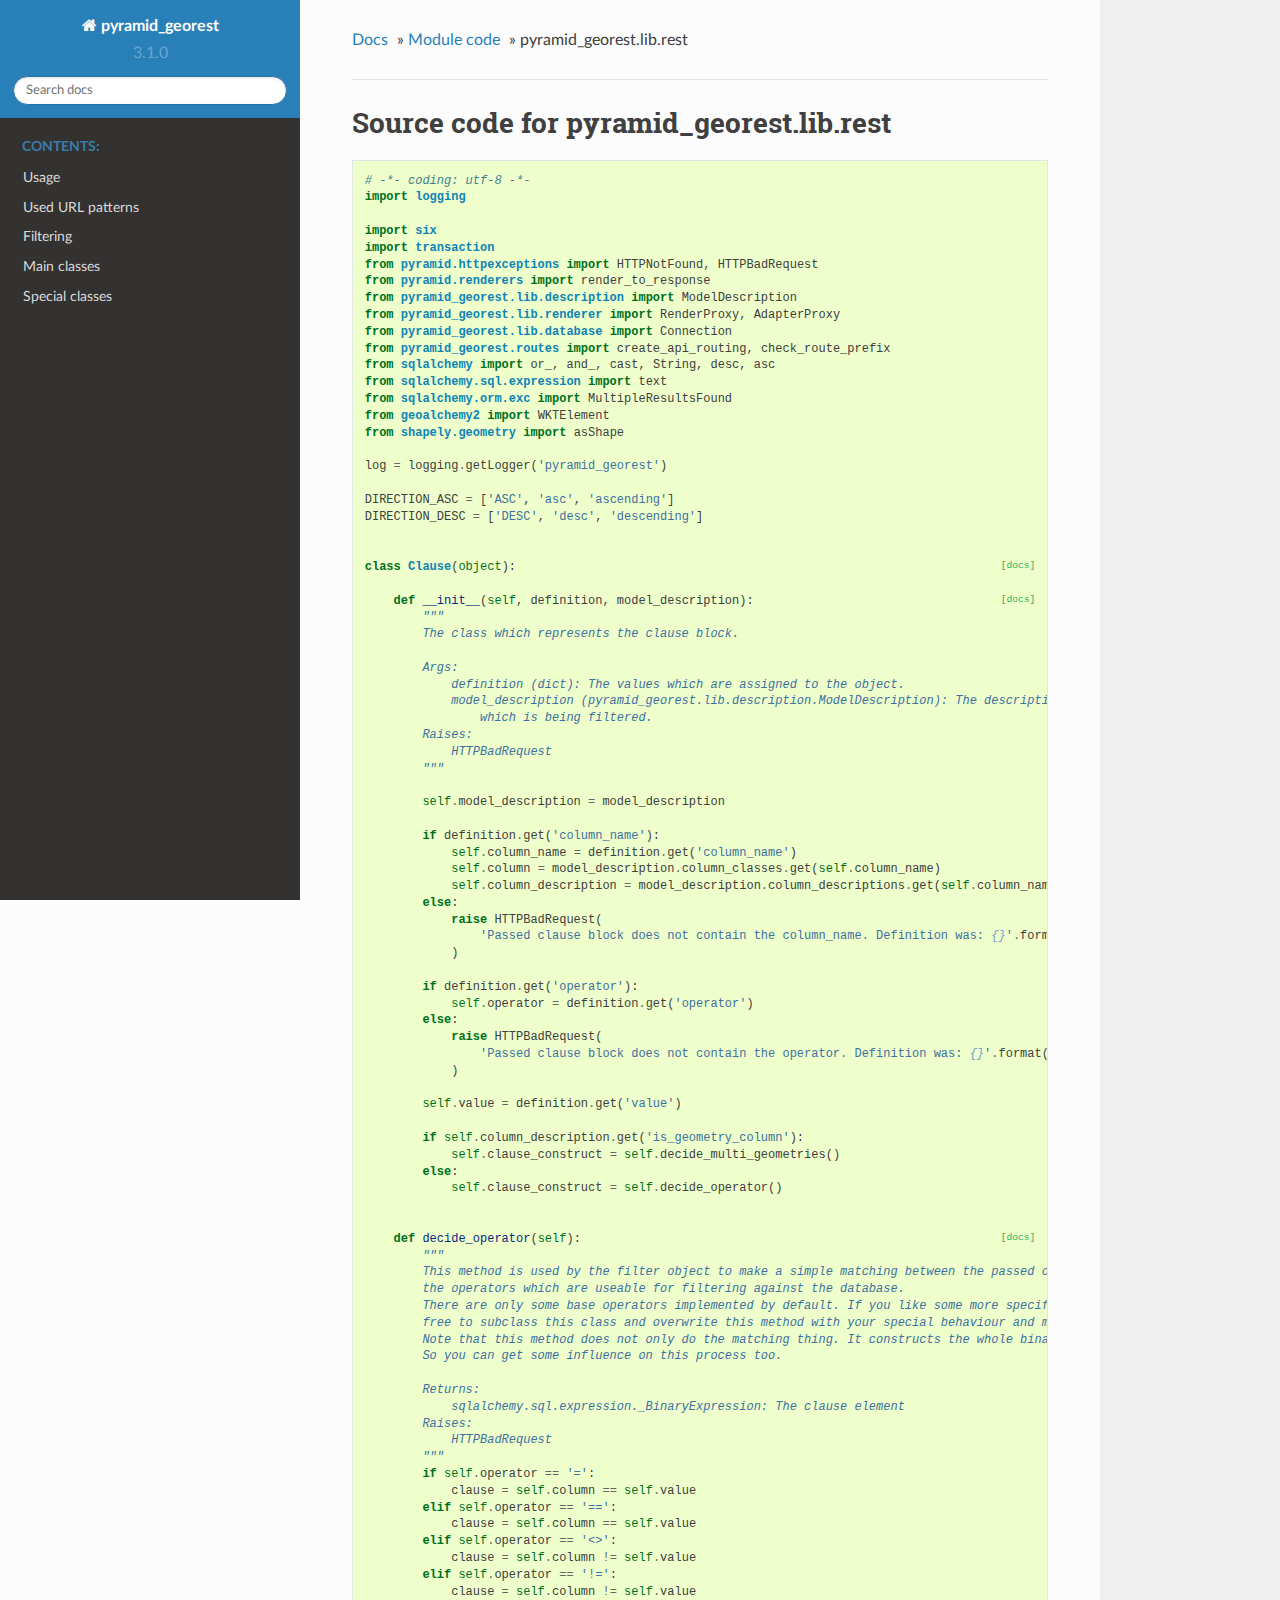
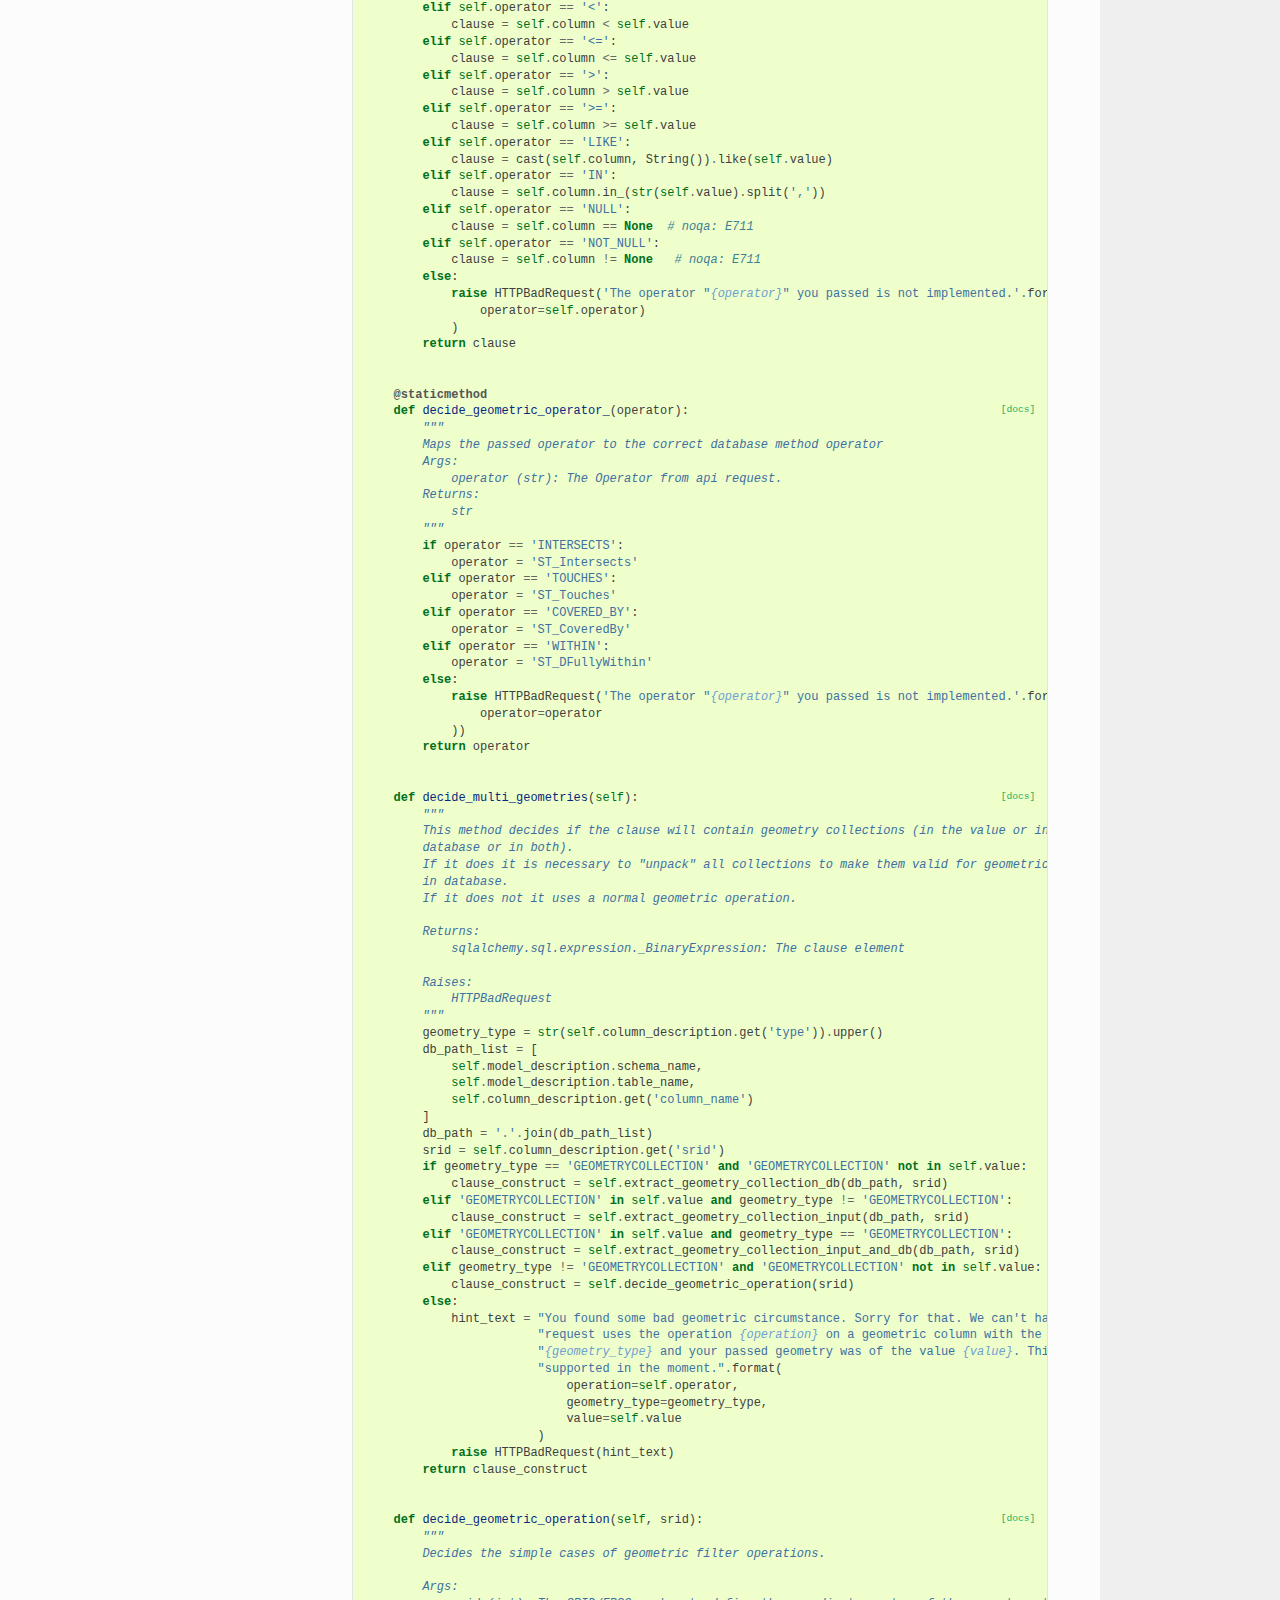
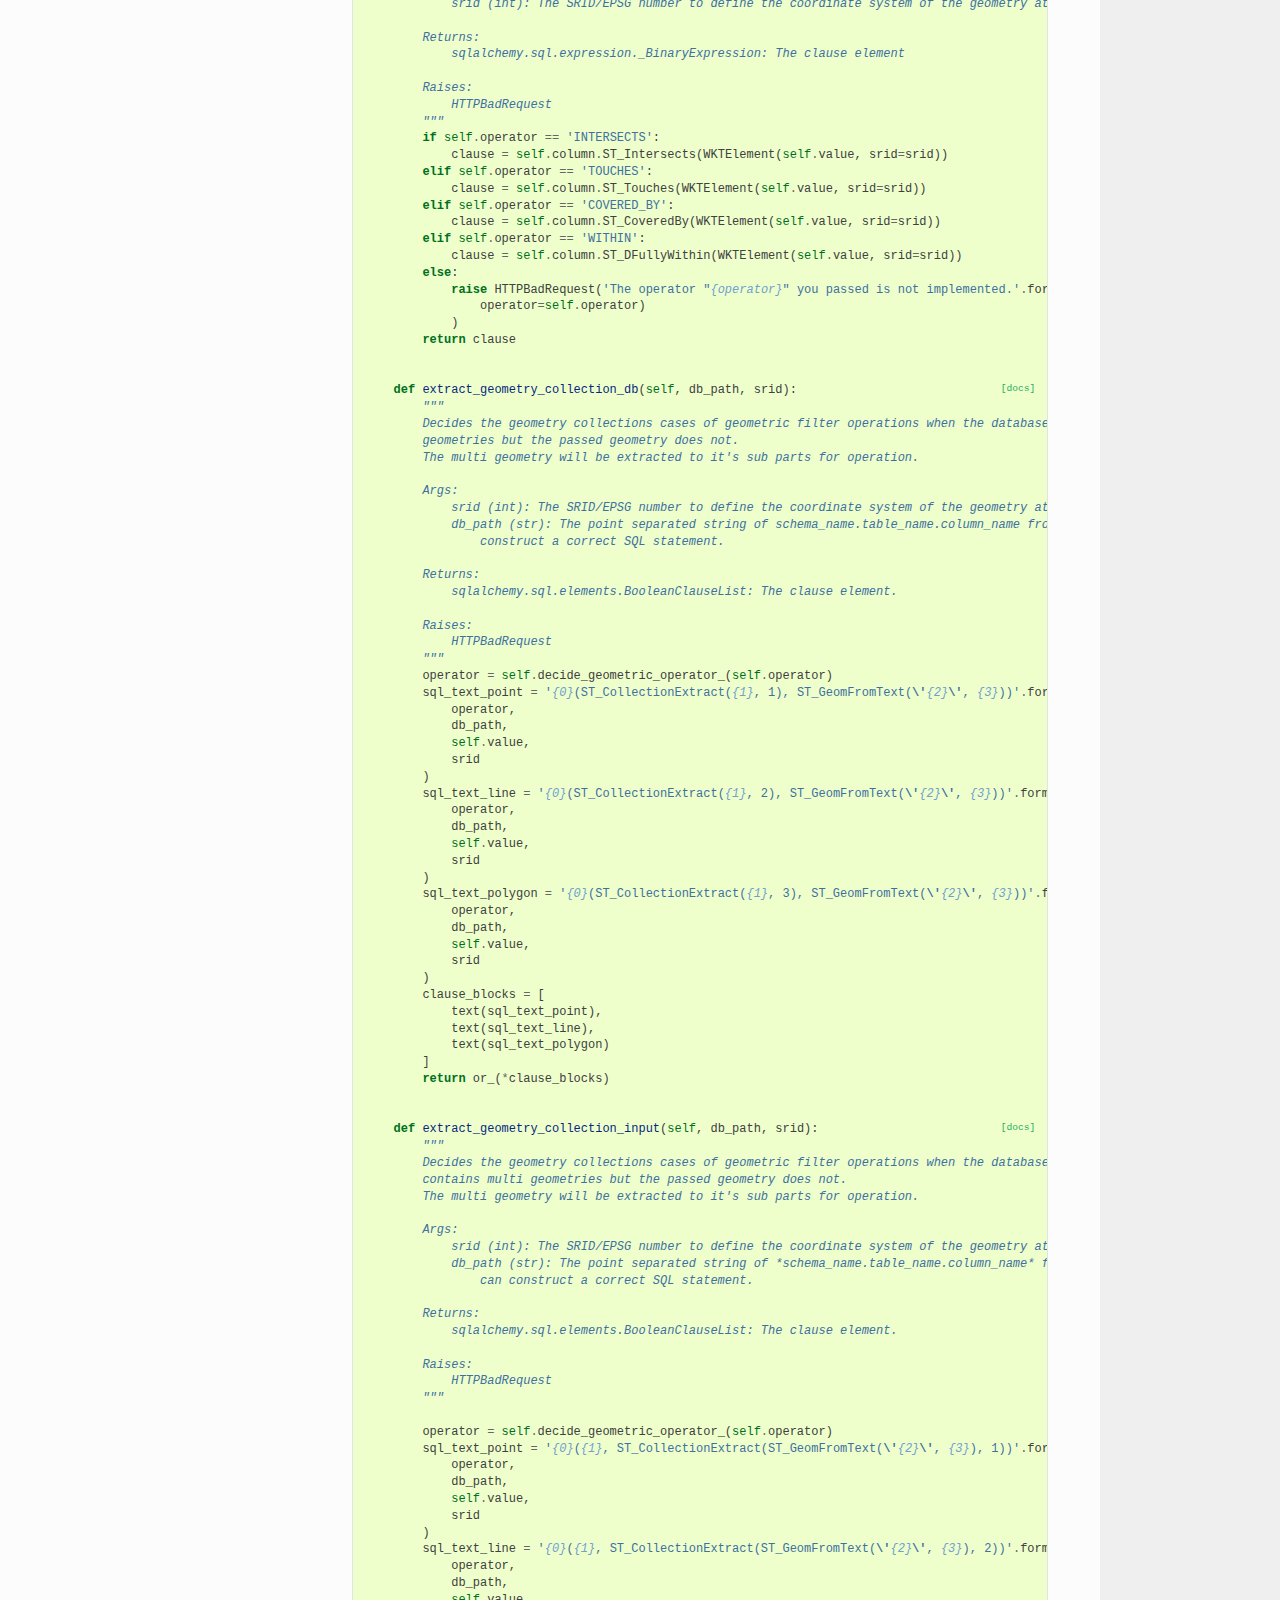
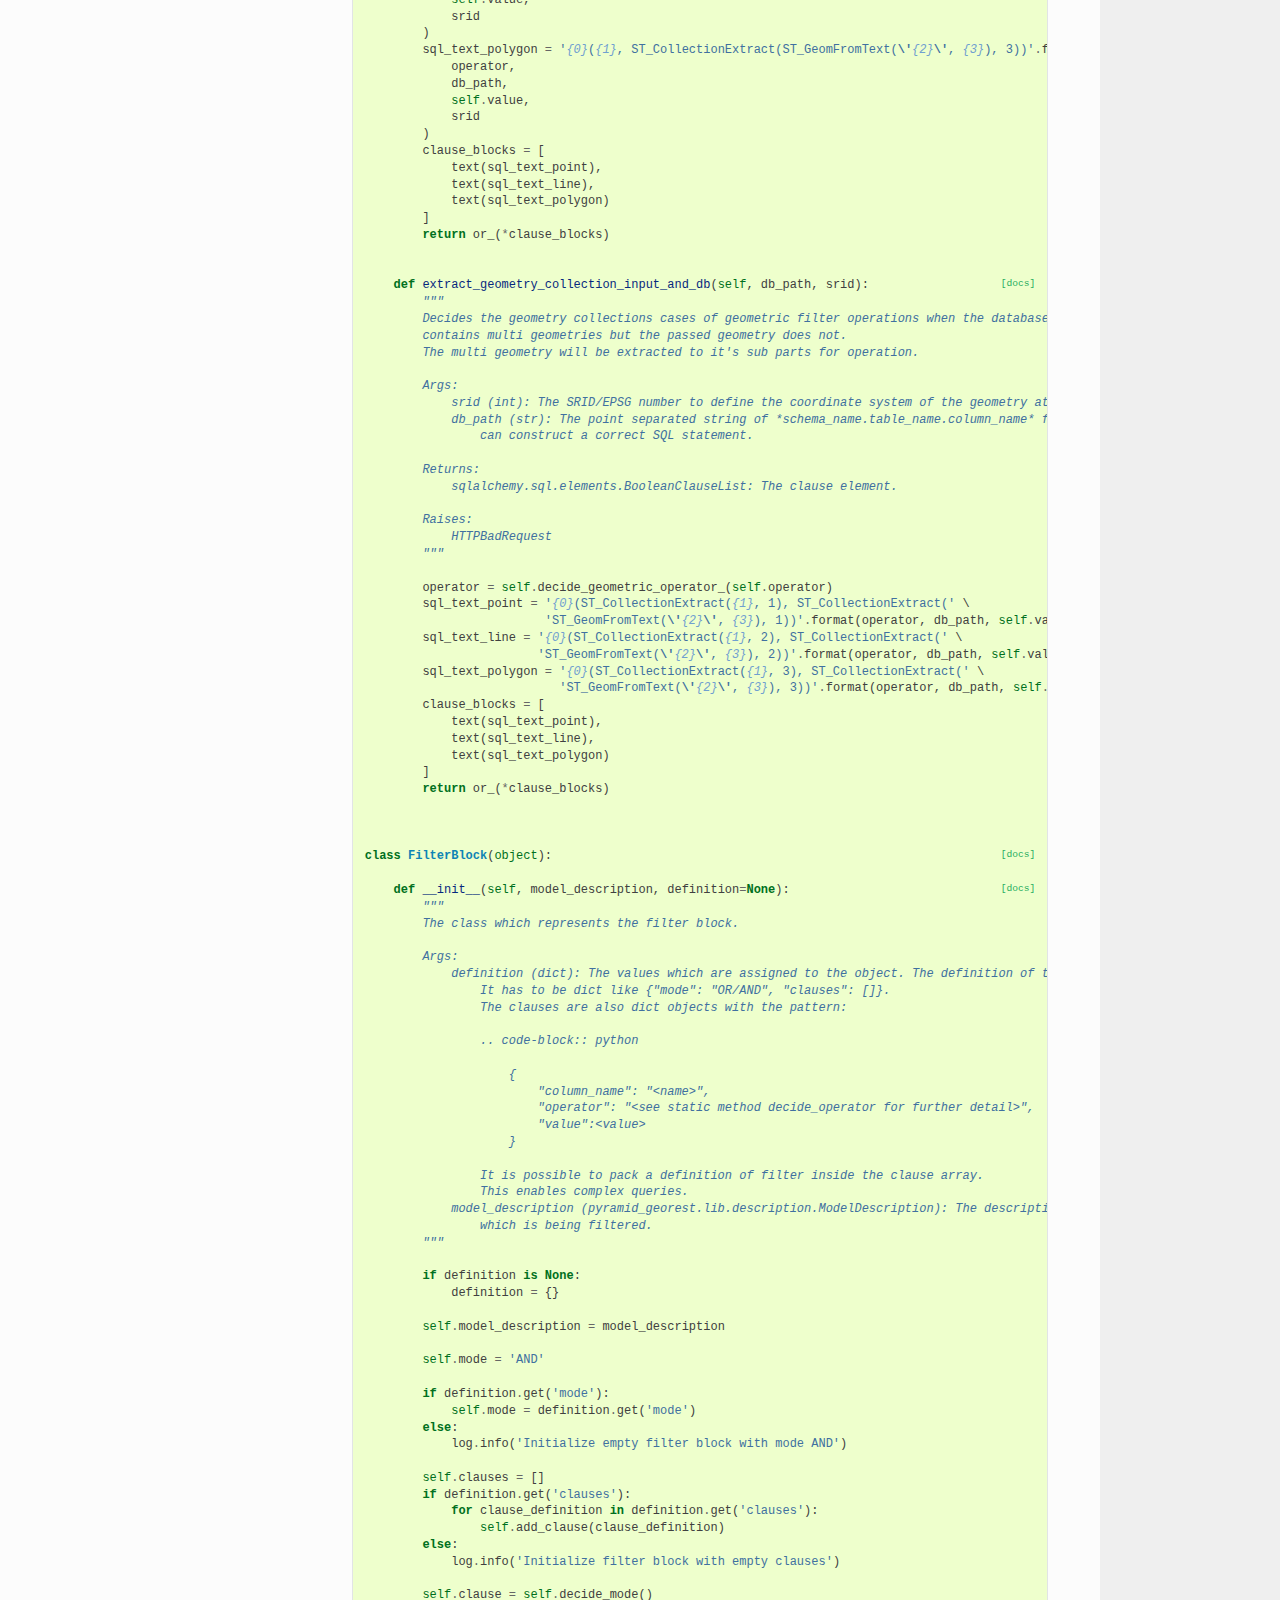
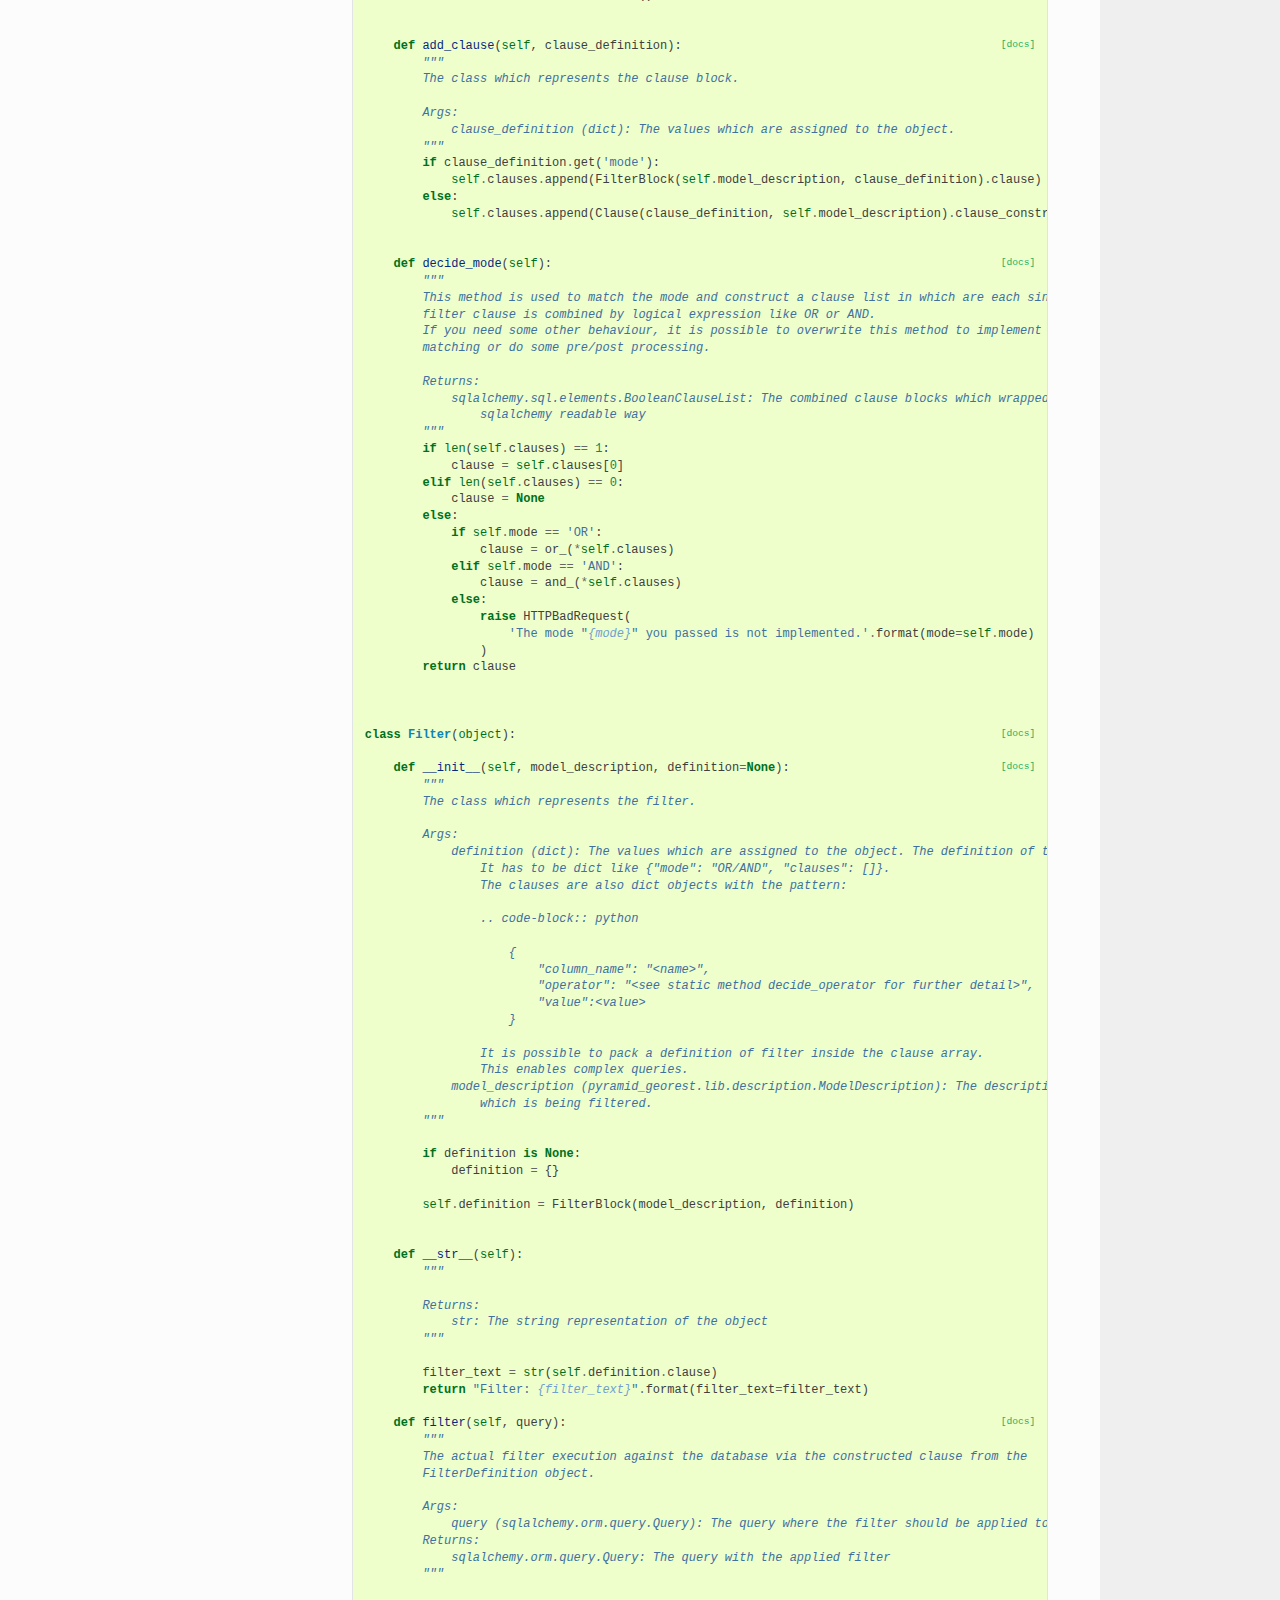
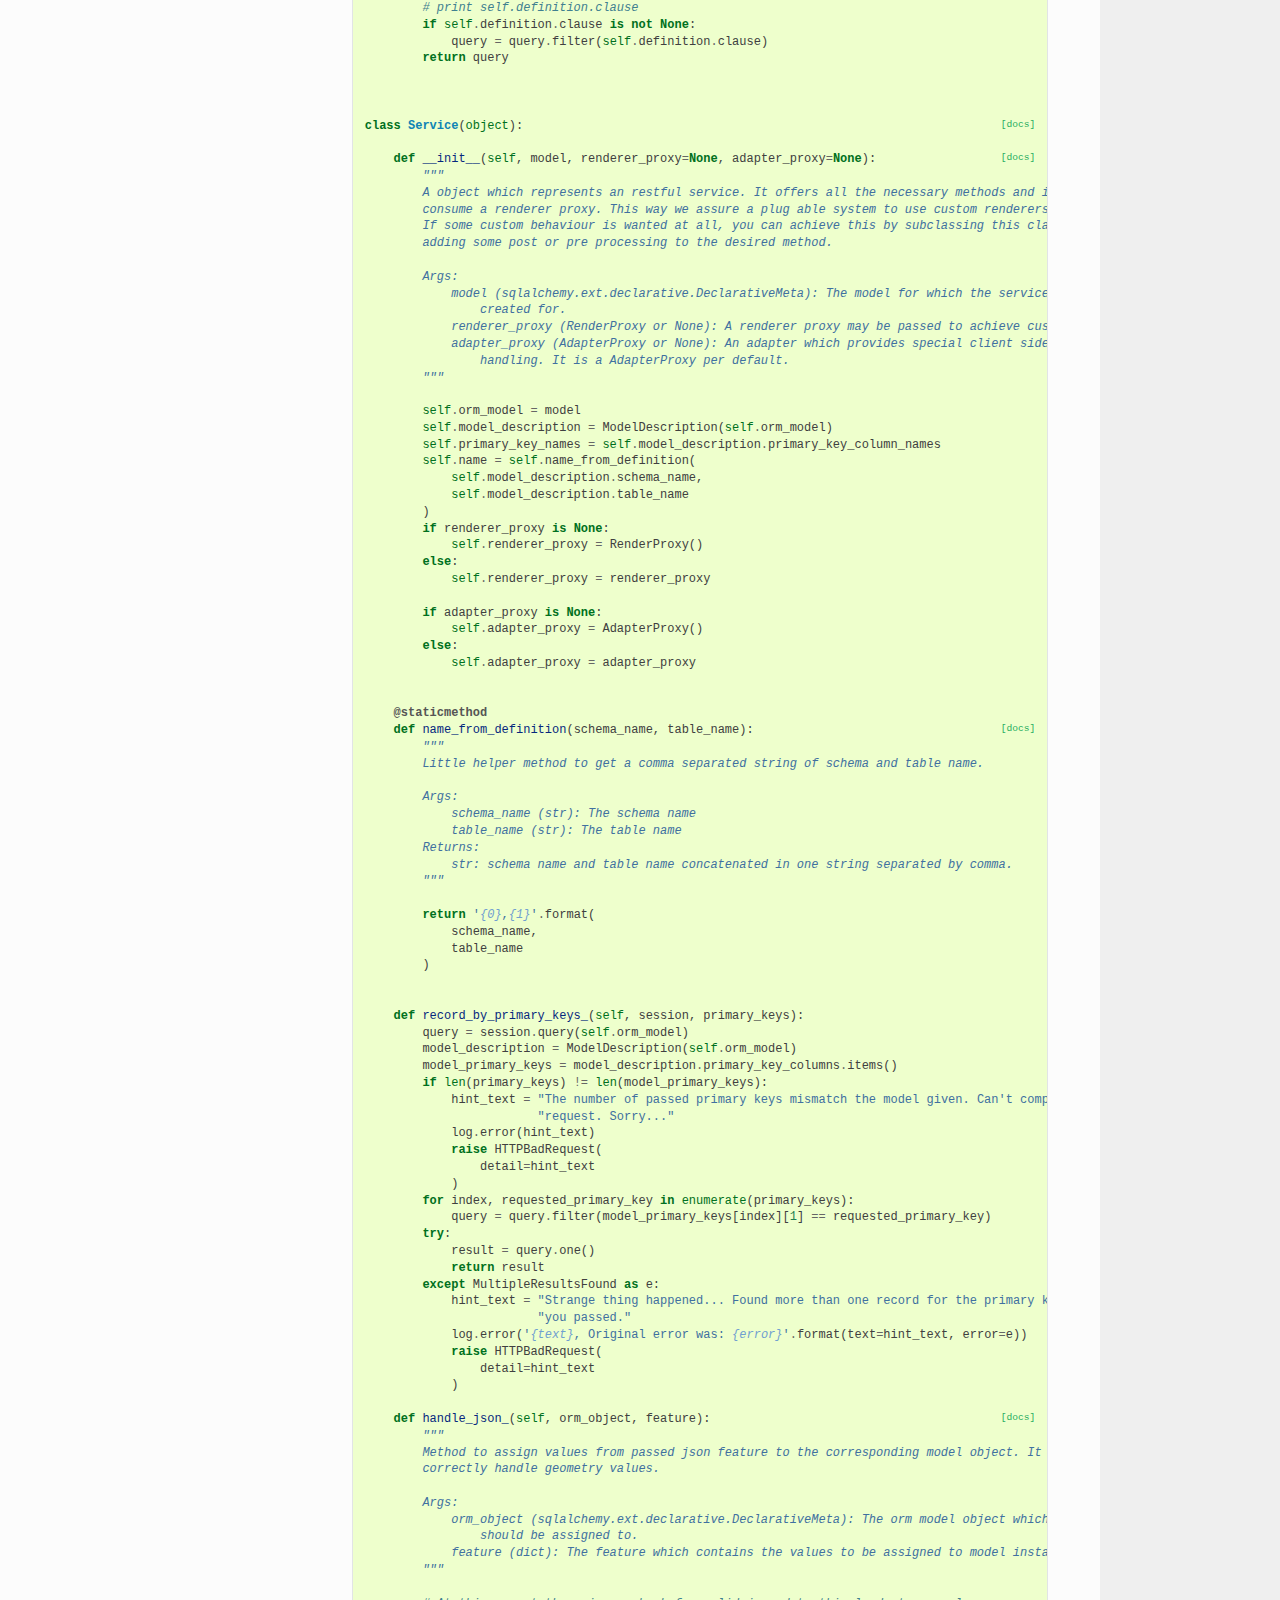
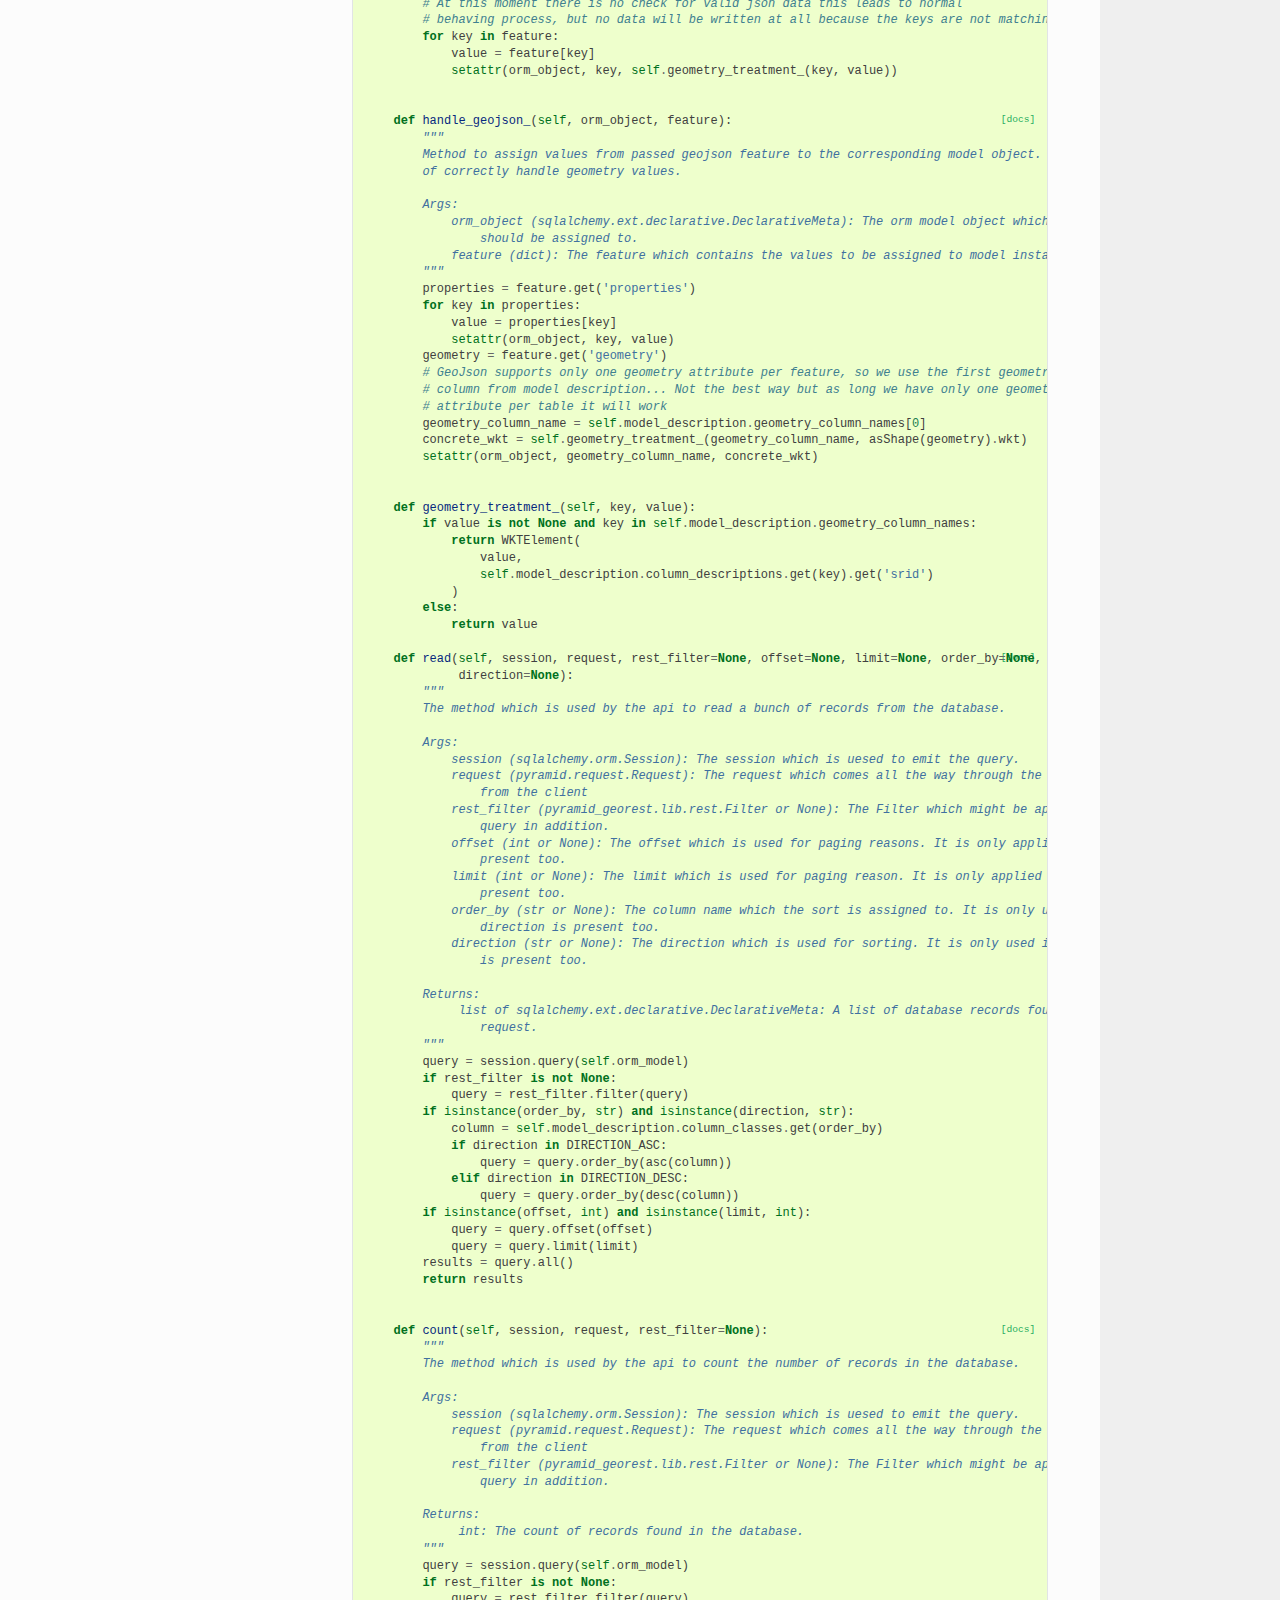
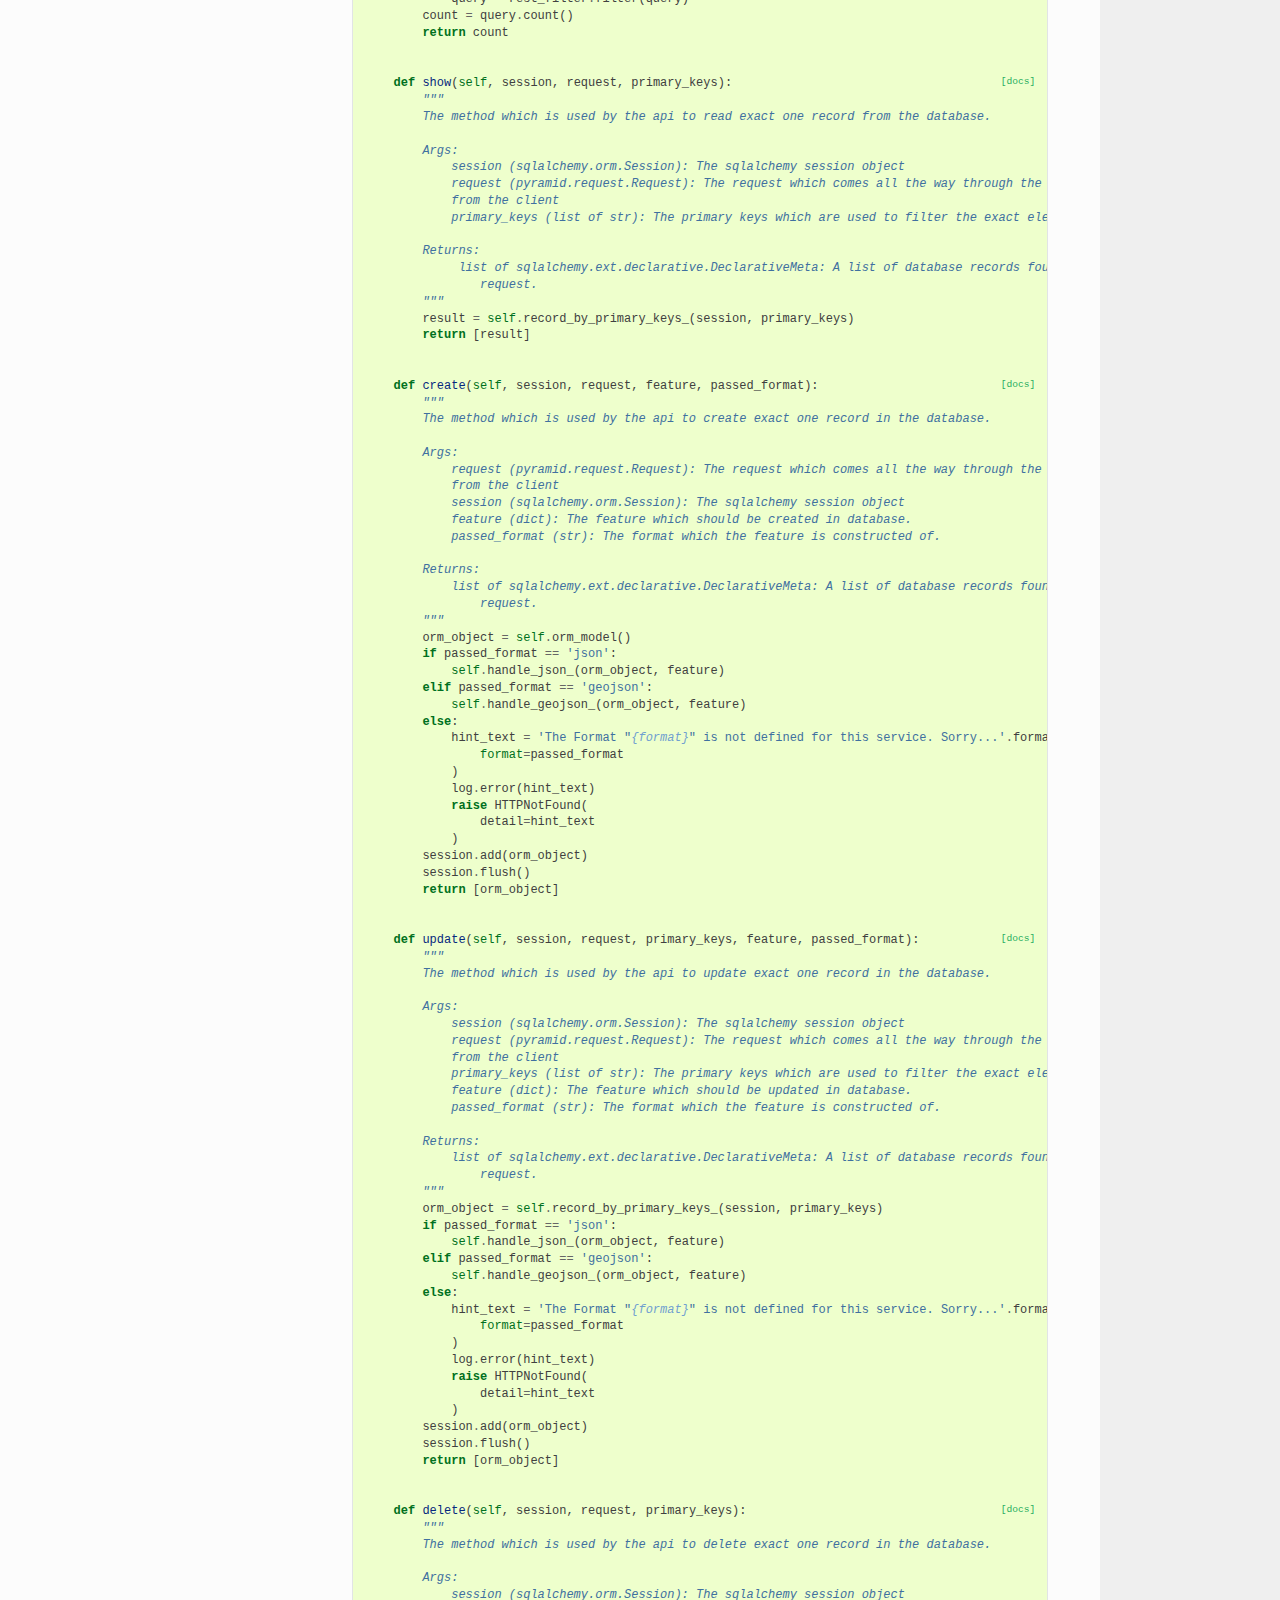
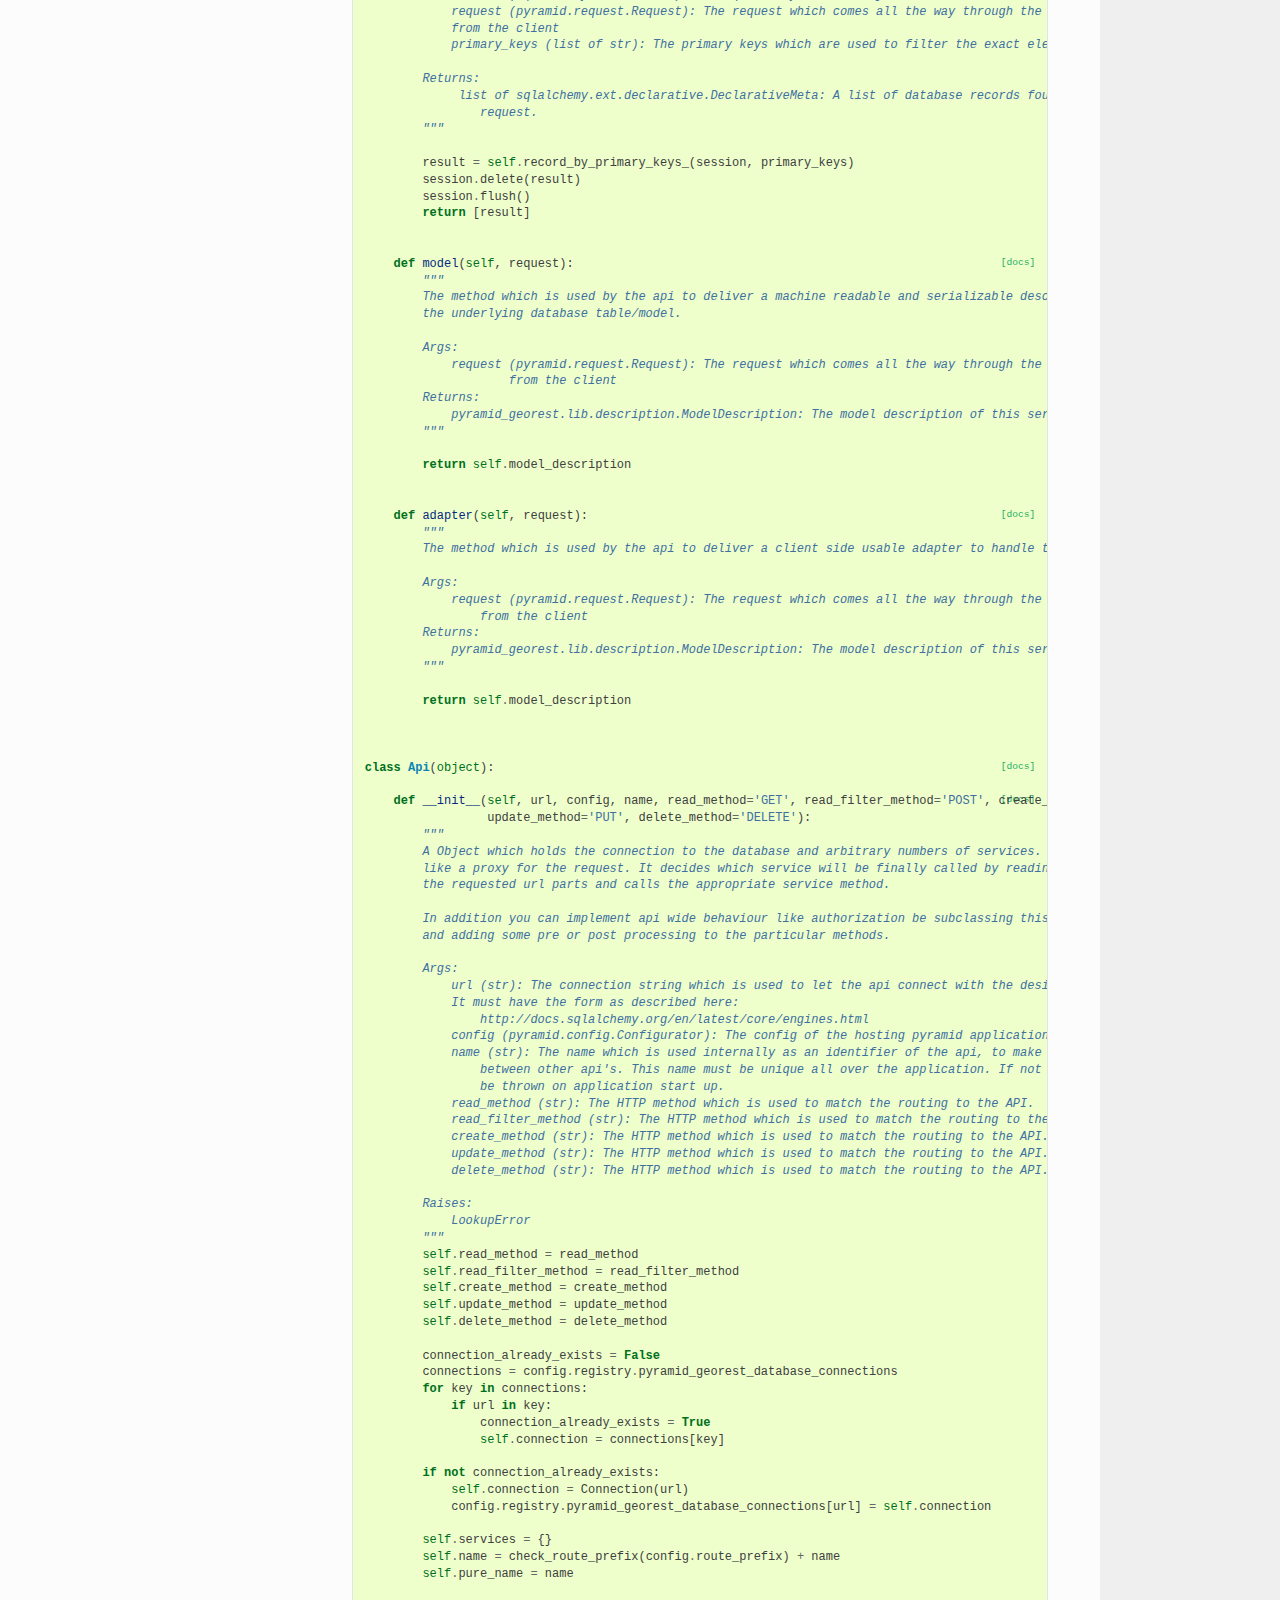
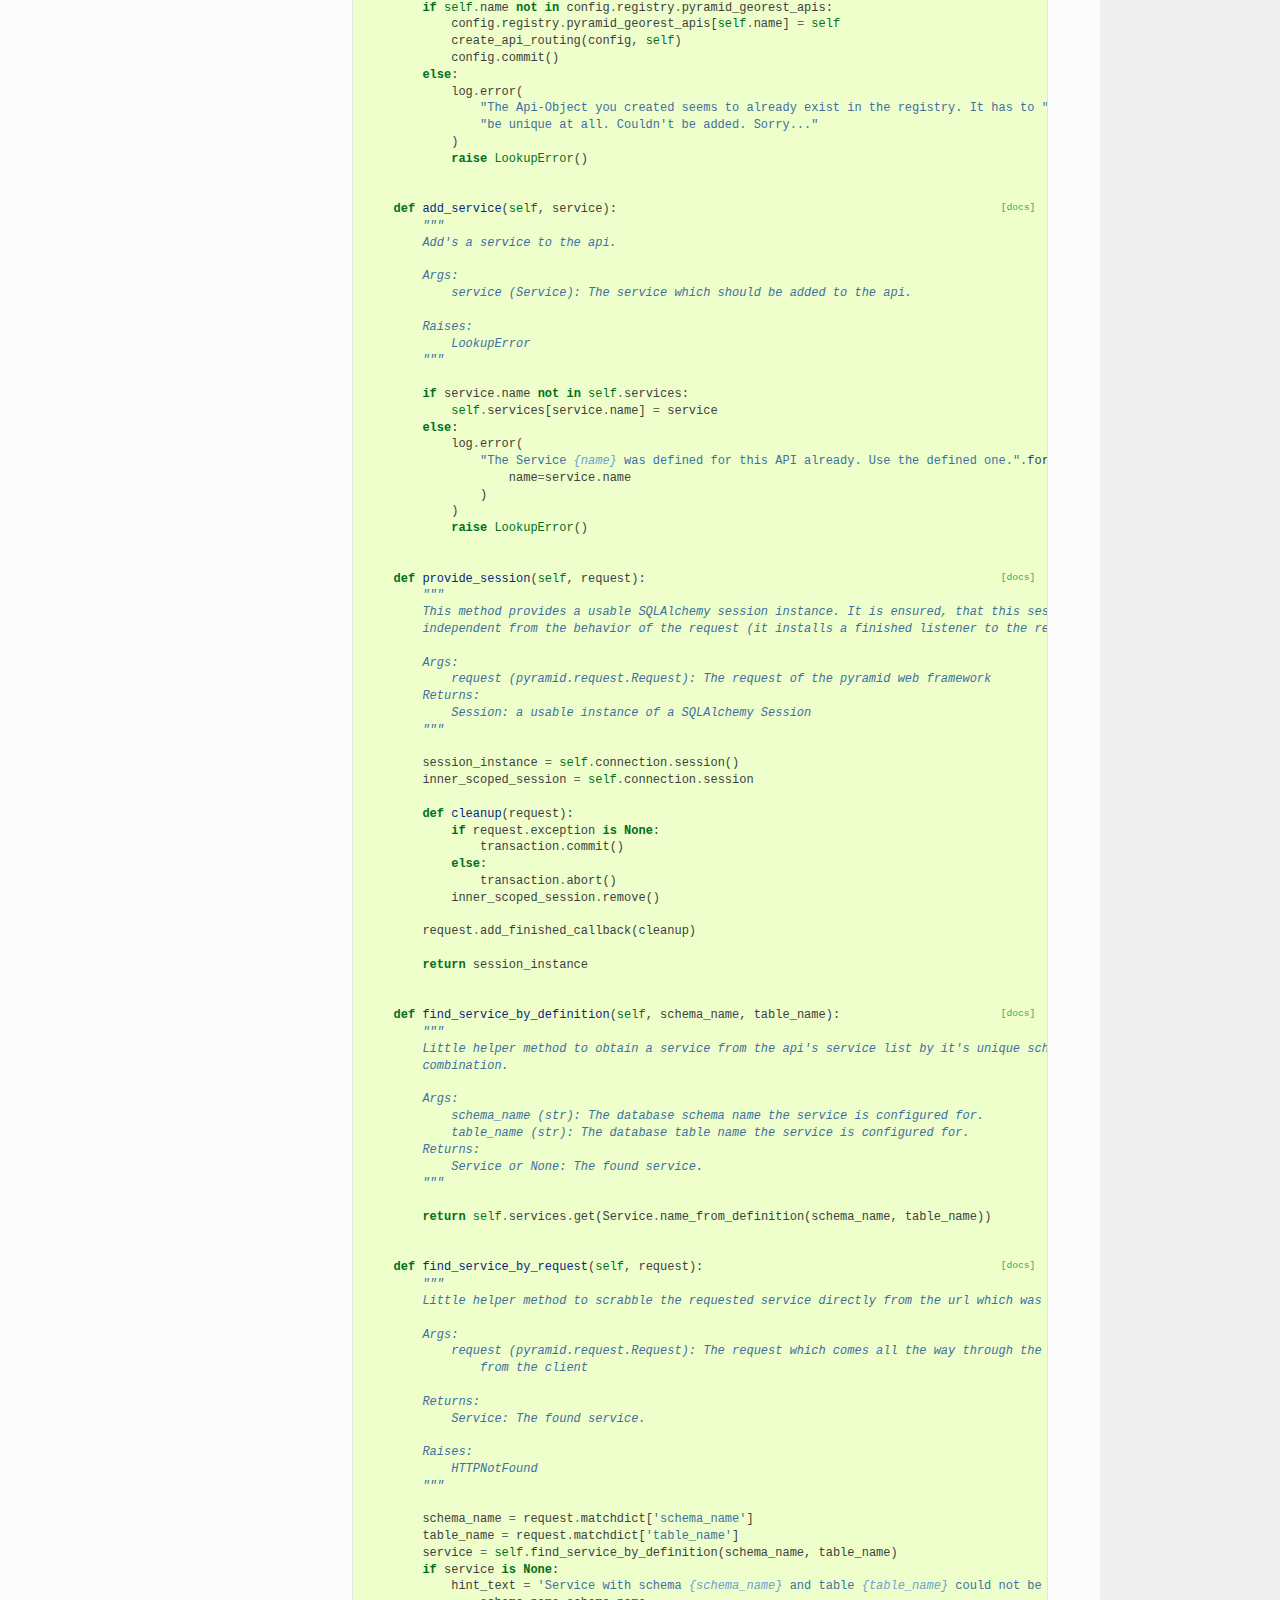
<file: _modules/pyramid_georest/lib/rest.html>
<!DOCTYPE html>
<!--[if IE 8]><html class="no-js lt-ie9" lang="en" > <![endif]-->
<!--[if gt IE 8]><!--> <html class="no-js" lang="en" > <!--<![endif]-->
<head>
  <meta charset="utf-8">
  
  <meta name="viewport" content="width=device-width, initial-scale=1.0">
  
  <title>pyramid_georest.lib.rest &mdash; pyramid_georest 3.1.0-rc5 documentation</title>
  

  
  
  
  

  
  <script type="text/javascript" src="../../../_static/js/modernizr.min.js"></script>
  
    
      <script type="text/javascript">
          var DOCUMENTATION_OPTIONS = {
              URL_ROOT:'../../../',
              VERSION:'3.1.0-rc5',
              LANGUAGE:'en',
              COLLAPSE_INDEX:false,
              FILE_SUFFIX:'.html',
              HAS_SOURCE:  true,
              SOURCELINK_SUFFIX: '.txt'
          };
      </script>
        <script type="text/javascript" src="../../../_static/jquery.js"></script>
        <script type="text/javascript" src="../../../_static/underscore.js"></script>
        <script type="text/javascript" src="../../../_static/doctools.js"></script>
    
    <script type="text/javascript" src="../../../_static/js/theme.js"></script>

    

  
  <link rel="stylesheet" href="../../../_static/css/theme.css" type="text/css" />
  <link rel="stylesheet" href="../../../_static/pygments.css" type="text/css" />
    <link rel="index" title="Index" href="../../../genindex.html" />
    <link rel="search" title="Search" href="../../../search.html" /> 
</head>

<body class="wy-body-for-nav">

   
  <div class="wy-grid-for-nav">
    
    <nav data-toggle="wy-nav-shift" class="wy-nav-side">
      <div class="wy-side-scroll">
        <div class="wy-side-nav-search" >
          

          
            <a href="../../../index.html" class="icon icon-home"> pyramid_georest
          

          
          </a>

          
            
            
              <div class="version">
                3.1.0
              </div>
            
          

          
<div role="search">
  <form id="rtd-search-form" class="wy-form" action="../../../search.html" method="get">
    <input type="text" name="q" placeholder="Search docs" />
    <input type="hidden" name="check_keywords" value="yes" />
    <input type="hidden" name="area" value="default" />
  </form>
</div>

          
        </div>

        <div class="wy-menu wy-menu-vertical" data-spy="affix" role="navigation" aria-label="main navigation">
          
            
            
              
            
            
              <p class="caption"><span class="caption-text">Contents:</span></p>
<ul>
<li class="toctree-l1"><a class="reference internal" href="../../../usage.html">Usage</a></li>
<li class="toctree-l1"><a class="reference internal" href="../../../url_patterns.html">Used URL patterns</a></li>
<li class="toctree-l1"><a class="reference internal" href="../../../filter.html">Filtering</a></li>
<li class="toctree-l1"><a class="reference internal" href="../../../main_classes.html">Main classes</a></li>
<li class="toctree-l1"><a class="reference internal" href="../../../special_classes.html">Special classes</a></li>
</ul>

            
          
        </div>
      </div>
    </nav>

    <section data-toggle="wy-nav-shift" class="wy-nav-content-wrap">

      
      <nav class="wy-nav-top" aria-label="top navigation">
        
          <i data-toggle="wy-nav-top" class="fa fa-bars"></i>
          <a href="../../../index.html">pyramid_georest</a>
        
      </nav>


      <div class="wy-nav-content">
        
        <div class="rst-content">
        
          















<div role="navigation" aria-label="breadcrumbs navigation">

  <ul class="wy-breadcrumbs">
    
      <li><a href="../../../index.html">Docs</a> &raquo;</li>
        
          <li><a href="../../index.html">Module code</a> &raquo;</li>
        
      <li>pyramid_georest.lib.rest</li>
    
    
      <li class="wy-breadcrumbs-aside">
        
      </li>
    
  </ul>

  
  <hr/>
</div>
          <div role="main" class="document" itemscope="itemscope" itemtype="http://schema.org/Article">
           <div itemprop="articleBody">
            
  <h1>Source code for pyramid_georest.lib.rest</h1><div class="highlight"><pre>
<span></span><span class="c1"># -*- coding: utf-8 -*-</span>
<span class="kn">import</span> <span class="nn">logging</span>

<span class="kn">import</span> <span class="nn">six</span>
<span class="kn">import</span> <span class="nn">transaction</span>
<span class="kn">from</span> <span class="nn">pyramid.httpexceptions</span> <span class="kn">import</span> <span class="n">HTTPNotFound</span><span class="p">,</span> <span class="n">HTTPBadRequest</span>
<span class="kn">from</span> <span class="nn">pyramid.renderers</span> <span class="kn">import</span> <span class="n">render_to_response</span>
<span class="kn">from</span> <span class="nn">pyramid_georest.lib.description</span> <span class="kn">import</span> <span class="n">ModelDescription</span>
<span class="kn">from</span> <span class="nn">pyramid_georest.lib.renderer</span> <span class="kn">import</span> <span class="n">RenderProxy</span><span class="p">,</span> <span class="n">AdapterProxy</span>
<span class="kn">from</span> <span class="nn">pyramid_georest.lib.database</span> <span class="kn">import</span> <span class="n">Connection</span>
<span class="kn">from</span> <span class="nn">pyramid_georest.routes</span> <span class="kn">import</span> <span class="n">create_api_routing</span><span class="p">,</span> <span class="n">check_route_prefix</span>
<span class="kn">from</span> <span class="nn">sqlalchemy</span> <span class="kn">import</span> <span class="n">or_</span><span class="p">,</span> <span class="n">and_</span><span class="p">,</span> <span class="n">cast</span><span class="p">,</span> <span class="n">String</span><span class="p">,</span> <span class="n">desc</span><span class="p">,</span> <span class="n">asc</span>
<span class="kn">from</span> <span class="nn">sqlalchemy.sql.expression</span> <span class="kn">import</span> <span class="n">text</span>
<span class="kn">from</span> <span class="nn">sqlalchemy.orm.exc</span> <span class="kn">import</span> <span class="n">MultipleResultsFound</span>
<span class="kn">from</span> <span class="nn">geoalchemy2</span> <span class="kn">import</span> <span class="n">WKTElement</span>
<span class="kn">from</span> <span class="nn">shapely.geometry</span> <span class="kn">import</span> <span class="n">asShape</span>

<span class="n">log</span> <span class="o">=</span> <span class="n">logging</span><span class="o">.</span><span class="n">getLogger</span><span class="p">(</span><span class="s1">&#39;pyramid_georest&#39;</span><span class="p">)</span>

<span class="n">DIRECTION_ASC</span> <span class="o">=</span> <span class="p">[</span><span class="s1">&#39;ASC&#39;</span><span class="p">,</span> <span class="s1">&#39;asc&#39;</span><span class="p">,</span> <span class="s1">&#39;ascending&#39;</span><span class="p">]</span>
<span class="n">DIRECTION_DESC</span> <span class="o">=</span> <span class="p">[</span><span class="s1">&#39;DESC&#39;</span><span class="p">,</span> <span class="s1">&#39;desc&#39;</span><span class="p">,</span> <span class="s1">&#39;descending&#39;</span><span class="p">]</span>


<div class="viewcode-block" id="Clause"><a class="viewcode-back" href="../../../special_classes.html#pyramid_georest.lib.rest.Clause">[docs]</a><span class="k">class</span> <span class="nc">Clause</span><span class="p">(</span><span class="nb">object</span><span class="p">):</span>

<div class="viewcode-block" id="Clause.__init__"><a class="viewcode-back" href="../../../special_classes.html#pyramid_georest.lib.rest.Clause.__init__">[docs]</a>    <span class="k">def</span> <span class="fm">__init__</span><span class="p">(</span><span class="bp">self</span><span class="p">,</span> <span class="n">definition</span><span class="p">,</span> <span class="n">model_description</span><span class="p">):</span>
        <span class="sd">&quot;&quot;&quot;</span>
<span class="sd">        The class which represents the clause block.</span>

<span class="sd">        Args:</span>
<span class="sd">            definition (dict): The values which are assigned to the object.</span>
<span class="sd">            model_description (pyramid_georest.lib.description.ModelDescription): The description of the model</span>
<span class="sd">                which is being filtered.</span>
<span class="sd">        Raises:</span>
<span class="sd">            HTTPBadRequest</span>
<span class="sd">        &quot;&quot;&quot;</span>

        <span class="bp">self</span><span class="o">.</span><span class="n">model_description</span> <span class="o">=</span> <span class="n">model_description</span>

        <span class="k">if</span> <span class="n">definition</span><span class="o">.</span><span class="n">get</span><span class="p">(</span><span class="s1">&#39;column_name&#39;</span><span class="p">):</span>
            <span class="bp">self</span><span class="o">.</span><span class="n">column_name</span> <span class="o">=</span> <span class="n">definition</span><span class="o">.</span><span class="n">get</span><span class="p">(</span><span class="s1">&#39;column_name&#39;</span><span class="p">)</span>
            <span class="bp">self</span><span class="o">.</span><span class="n">column</span> <span class="o">=</span> <span class="n">model_description</span><span class="o">.</span><span class="n">column_classes</span><span class="o">.</span><span class="n">get</span><span class="p">(</span><span class="bp">self</span><span class="o">.</span><span class="n">column_name</span><span class="p">)</span>
            <span class="bp">self</span><span class="o">.</span><span class="n">column_description</span> <span class="o">=</span> <span class="n">model_description</span><span class="o">.</span><span class="n">column_descriptions</span><span class="o">.</span><span class="n">get</span><span class="p">(</span><span class="bp">self</span><span class="o">.</span><span class="n">column_name</span><span class="p">)</span>
        <span class="k">else</span><span class="p">:</span>
            <span class="k">raise</span> <span class="n">HTTPBadRequest</span><span class="p">(</span>
                <span class="s1">&#39;Passed clause block does not contain the column_name. Definition was: </span><span class="si">{}</span><span class="s1">&#39;</span><span class="o">.</span><span class="n">format</span><span class="p">(</span><span class="n">definition</span><span class="p">)</span>
            <span class="p">)</span>

        <span class="k">if</span> <span class="n">definition</span><span class="o">.</span><span class="n">get</span><span class="p">(</span><span class="s1">&#39;operator&#39;</span><span class="p">):</span>
            <span class="bp">self</span><span class="o">.</span><span class="n">operator</span> <span class="o">=</span> <span class="n">definition</span><span class="o">.</span><span class="n">get</span><span class="p">(</span><span class="s1">&#39;operator&#39;</span><span class="p">)</span>
        <span class="k">else</span><span class="p">:</span>
            <span class="k">raise</span> <span class="n">HTTPBadRequest</span><span class="p">(</span>
                <span class="s1">&#39;Passed clause block does not contain the operator. Definition was: </span><span class="si">{}</span><span class="s1">&#39;</span><span class="o">.</span><span class="n">format</span><span class="p">(</span><span class="n">definition</span><span class="p">)</span>
            <span class="p">)</span>

        <span class="bp">self</span><span class="o">.</span><span class="n">value</span> <span class="o">=</span> <span class="n">definition</span><span class="o">.</span><span class="n">get</span><span class="p">(</span><span class="s1">&#39;value&#39;</span><span class="p">)</span>

        <span class="k">if</span> <span class="bp">self</span><span class="o">.</span><span class="n">column_description</span><span class="o">.</span><span class="n">get</span><span class="p">(</span><span class="s1">&#39;is_geometry_column&#39;</span><span class="p">):</span>
            <span class="bp">self</span><span class="o">.</span><span class="n">clause_construct</span> <span class="o">=</span> <span class="bp">self</span><span class="o">.</span><span class="n">decide_multi_geometries</span><span class="p">()</span>
        <span class="k">else</span><span class="p">:</span>
            <span class="bp">self</span><span class="o">.</span><span class="n">clause_construct</span> <span class="o">=</span> <span class="bp">self</span><span class="o">.</span><span class="n">decide_operator</span><span class="p">()</span></div>

<div class="viewcode-block" id="Clause.decide_operator"><a class="viewcode-back" href="../../../special_classes.html#pyramid_georest.lib.rest.Clause.decide_operator">[docs]</a>    <span class="k">def</span> <span class="nf">decide_operator</span><span class="p">(</span><span class="bp">self</span><span class="p">):</span>
        <span class="sd">&quot;&quot;&quot;</span>
<span class="sd">        This method is used by the filter object to make a simple matching between the passed operators and</span>
<span class="sd">        the operators which are useable for filtering against the database.</span>
<span class="sd">        There are only some base operators implemented by default. If you like some more specific ones feel</span>
<span class="sd">        free to subclass this class and overwrite this method with your special behaviour and matching.</span>
<span class="sd">        Note that this method does not only do the matching thing. It constructs the whole binary expression.</span>
<span class="sd">        So you can get some influence on this process too.</span>

<span class="sd">        Returns:</span>
<span class="sd">            sqlalchemy.sql.expression._BinaryExpression: The clause element</span>
<span class="sd">        Raises:</span>
<span class="sd">            HTTPBadRequest</span>
<span class="sd">        &quot;&quot;&quot;</span>
        <span class="k">if</span> <span class="bp">self</span><span class="o">.</span><span class="n">operator</span> <span class="o">==</span> <span class="s1">&#39;=&#39;</span><span class="p">:</span>
            <span class="n">clause</span> <span class="o">=</span> <span class="bp">self</span><span class="o">.</span><span class="n">column</span> <span class="o">==</span> <span class="bp">self</span><span class="o">.</span><span class="n">value</span>
        <span class="k">elif</span> <span class="bp">self</span><span class="o">.</span><span class="n">operator</span> <span class="o">==</span> <span class="s1">&#39;==&#39;</span><span class="p">:</span>
            <span class="n">clause</span> <span class="o">=</span> <span class="bp">self</span><span class="o">.</span><span class="n">column</span> <span class="o">==</span> <span class="bp">self</span><span class="o">.</span><span class="n">value</span>
        <span class="k">elif</span> <span class="bp">self</span><span class="o">.</span><span class="n">operator</span> <span class="o">==</span> <span class="s1">&#39;&lt;&gt;&#39;</span><span class="p">:</span>
            <span class="n">clause</span> <span class="o">=</span> <span class="bp">self</span><span class="o">.</span><span class="n">column</span> <span class="o">!=</span> <span class="bp">self</span><span class="o">.</span><span class="n">value</span>
        <span class="k">elif</span> <span class="bp">self</span><span class="o">.</span><span class="n">operator</span> <span class="o">==</span> <span class="s1">&#39;!=&#39;</span><span class="p">:</span>
            <span class="n">clause</span> <span class="o">=</span> <span class="bp">self</span><span class="o">.</span><span class="n">column</span> <span class="o">!=</span> <span class="bp">self</span><span class="o">.</span><span class="n">value</span>
        <span class="k">elif</span> <span class="bp">self</span><span class="o">.</span><span class="n">operator</span> <span class="o">==</span> <span class="s1">&#39;&lt;&#39;</span><span class="p">:</span>
            <span class="n">clause</span> <span class="o">=</span> <span class="bp">self</span><span class="o">.</span><span class="n">column</span> <span class="o">&lt;</span> <span class="bp">self</span><span class="o">.</span><span class="n">value</span>
        <span class="k">elif</span> <span class="bp">self</span><span class="o">.</span><span class="n">operator</span> <span class="o">==</span> <span class="s1">&#39;&lt;=&#39;</span><span class="p">:</span>
            <span class="n">clause</span> <span class="o">=</span> <span class="bp">self</span><span class="o">.</span><span class="n">column</span> <span class="o">&lt;=</span> <span class="bp">self</span><span class="o">.</span><span class="n">value</span>
        <span class="k">elif</span> <span class="bp">self</span><span class="o">.</span><span class="n">operator</span> <span class="o">==</span> <span class="s1">&#39;&gt;&#39;</span><span class="p">:</span>
            <span class="n">clause</span> <span class="o">=</span> <span class="bp">self</span><span class="o">.</span><span class="n">column</span> <span class="o">&gt;</span> <span class="bp">self</span><span class="o">.</span><span class="n">value</span>
        <span class="k">elif</span> <span class="bp">self</span><span class="o">.</span><span class="n">operator</span> <span class="o">==</span> <span class="s1">&#39;&gt;=&#39;</span><span class="p">:</span>
            <span class="n">clause</span> <span class="o">=</span> <span class="bp">self</span><span class="o">.</span><span class="n">column</span> <span class="o">&gt;=</span> <span class="bp">self</span><span class="o">.</span><span class="n">value</span>
        <span class="k">elif</span> <span class="bp">self</span><span class="o">.</span><span class="n">operator</span> <span class="o">==</span> <span class="s1">&#39;LIKE&#39;</span><span class="p">:</span>
            <span class="n">clause</span> <span class="o">=</span> <span class="n">cast</span><span class="p">(</span><span class="bp">self</span><span class="o">.</span><span class="n">column</span><span class="p">,</span> <span class="n">String</span><span class="p">())</span><span class="o">.</span><span class="n">like</span><span class="p">(</span><span class="bp">self</span><span class="o">.</span><span class="n">value</span><span class="p">)</span>
        <span class="k">elif</span> <span class="bp">self</span><span class="o">.</span><span class="n">operator</span> <span class="o">==</span> <span class="s1">&#39;IN&#39;</span><span class="p">:</span>
            <span class="n">clause</span> <span class="o">=</span> <span class="bp">self</span><span class="o">.</span><span class="n">column</span><span class="o">.</span><span class="n">in_</span><span class="p">(</span><span class="nb">str</span><span class="p">(</span><span class="bp">self</span><span class="o">.</span><span class="n">value</span><span class="p">)</span><span class="o">.</span><span class="n">split</span><span class="p">(</span><span class="s1">&#39;,&#39;</span><span class="p">))</span>
        <span class="k">elif</span> <span class="bp">self</span><span class="o">.</span><span class="n">operator</span> <span class="o">==</span> <span class="s1">&#39;NULL&#39;</span><span class="p">:</span>
            <span class="n">clause</span> <span class="o">=</span> <span class="bp">self</span><span class="o">.</span><span class="n">column</span> <span class="o">==</span> <span class="kc">None</span>  <span class="c1"># noqa: E711</span>
        <span class="k">elif</span> <span class="bp">self</span><span class="o">.</span><span class="n">operator</span> <span class="o">==</span> <span class="s1">&#39;NOT_NULL&#39;</span><span class="p">:</span>
            <span class="n">clause</span> <span class="o">=</span> <span class="bp">self</span><span class="o">.</span><span class="n">column</span> <span class="o">!=</span> <span class="kc">None</span>   <span class="c1"># noqa: E711</span>
        <span class="k">else</span><span class="p">:</span>
            <span class="k">raise</span> <span class="n">HTTPBadRequest</span><span class="p">(</span><span class="s1">&#39;The operator &quot;</span><span class="si">{operator}</span><span class="s1">&quot; you passed is not implemented.&#39;</span><span class="o">.</span><span class="n">format</span><span class="p">(</span>
                <span class="n">operator</span><span class="o">=</span><span class="bp">self</span><span class="o">.</span><span class="n">operator</span><span class="p">)</span>
            <span class="p">)</span>
        <span class="k">return</span> <span class="n">clause</span></div>

    <span class="nd">@staticmethod</span>
<div class="viewcode-block" id="Clause.decide_geometric_operator_"><a class="viewcode-back" href="../../../special_classes.html#pyramid_georest.lib.rest.Clause.decide_geometric_operator_">[docs]</a>    <span class="k">def</span> <span class="nf">decide_geometric_operator_</span><span class="p">(</span><span class="n">operator</span><span class="p">):</span>
        <span class="sd">&quot;&quot;&quot;</span>
<span class="sd">        Maps the passed operator to the correct database method operator</span>
<span class="sd">        Args:</span>
<span class="sd">            operator (str): The Operator from api request.</span>
<span class="sd">        Returns:</span>
<span class="sd">            str</span>
<span class="sd">        &quot;&quot;&quot;</span>
        <span class="k">if</span> <span class="n">operator</span> <span class="o">==</span> <span class="s1">&#39;INTERSECTS&#39;</span><span class="p">:</span>
            <span class="n">operator</span> <span class="o">=</span> <span class="s1">&#39;ST_Intersects&#39;</span>
        <span class="k">elif</span> <span class="n">operator</span> <span class="o">==</span> <span class="s1">&#39;TOUCHES&#39;</span><span class="p">:</span>
            <span class="n">operator</span> <span class="o">=</span> <span class="s1">&#39;ST_Touches&#39;</span>
        <span class="k">elif</span> <span class="n">operator</span> <span class="o">==</span> <span class="s1">&#39;COVERED_BY&#39;</span><span class="p">:</span>
            <span class="n">operator</span> <span class="o">=</span> <span class="s1">&#39;ST_CoveredBy&#39;</span>
        <span class="k">elif</span> <span class="n">operator</span> <span class="o">==</span> <span class="s1">&#39;WITHIN&#39;</span><span class="p">:</span>
            <span class="n">operator</span> <span class="o">=</span> <span class="s1">&#39;ST_DFullyWithin&#39;</span>
        <span class="k">else</span><span class="p">:</span>
            <span class="k">raise</span> <span class="n">HTTPBadRequest</span><span class="p">(</span><span class="s1">&#39;The operator &quot;</span><span class="si">{operator}</span><span class="s1">&quot; you passed is not implemented.&#39;</span><span class="o">.</span><span class="n">format</span><span class="p">(</span>
                <span class="n">operator</span><span class="o">=</span><span class="n">operator</span>
            <span class="p">))</span>
        <span class="k">return</span> <span class="n">operator</span></div>

<div class="viewcode-block" id="Clause.decide_multi_geometries"><a class="viewcode-back" href="../../../special_classes.html#pyramid_georest.lib.rest.Clause.decide_multi_geometries">[docs]</a>    <span class="k">def</span> <span class="nf">decide_multi_geometries</span><span class="p">(</span><span class="bp">self</span><span class="p">):</span>
        <span class="sd">&quot;&quot;&quot;</span>
<span class="sd">        This method decides if the clause will contain geometry collections (in the value or in the</span>
<span class="sd">        database or in both).</span>
<span class="sd">        If it does it is necessary to &quot;unpack&quot; all collections to make them valid for geometric operations</span>
<span class="sd">        in database.</span>
<span class="sd">        If it does not it uses a normal geometric operation.</span>

<span class="sd">        Returns:</span>
<span class="sd">            sqlalchemy.sql.expression._BinaryExpression: The clause element</span>

<span class="sd">        Raises:</span>
<span class="sd">            HTTPBadRequest</span>
<span class="sd">        &quot;&quot;&quot;</span>
        <span class="n">geometry_type</span> <span class="o">=</span> <span class="nb">str</span><span class="p">(</span><span class="bp">self</span><span class="o">.</span><span class="n">column_description</span><span class="o">.</span><span class="n">get</span><span class="p">(</span><span class="s1">&#39;type&#39;</span><span class="p">))</span><span class="o">.</span><span class="n">upper</span><span class="p">()</span>
        <span class="n">db_path_list</span> <span class="o">=</span> <span class="p">[</span>
            <span class="bp">self</span><span class="o">.</span><span class="n">model_description</span><span class="o">.</span><span class="n">schema_name</span><span class="p">,</span>
            <span class="bp">self</span><span class="o">.</span><span class="n">model_description</span><span class="o">.</span><span class="n">table_name</span><span class="p">,</span>
            <span class="bp">self</span><span class="o">.</span><span class="n">column_description</span><span class="o">.</span><span class="n">get</span><span class="p">(</span><span class="s1">&#39;column_name&#39;</span><span class="p">)</span>
        <span class="p">]</span>
        <span class="n">db_path</span> <span class="o">=</span> <span class="s1">&#39;.&#39;</span><span class="o">.</span><span class="n">join</span><span class="p">(</span><span class="n">db_path_list</span><span class="p">)</span>
        <span class="n">srid</span> <span class="o">=</span> <span class="bp">self</span><span class="o">.</span><span class="n">column_description</span><span class="o">.</span><span class="n">get</span><span class="p">(</span><span class="s1">&#39;srid&#39;</span><span class="p">)</span>
        <span class="k">if</span> <span class="n">geometry_type</span> <span class="o">==</span> <span class="s1">&#39;GEOMETRYCOLLECTION&#39;</span> <span class="ow">and</span> <span class="s1">&#39;GEOMETRYCOLLECTION&#39;</span> <span class="ow">not</span> <span class="ow">in</span> <span class="bp">self</span><span class="o">.</span><span class="n">value</span><span class="p">:</span>
            <span class="n">clause_construct</span> <span class="o">=</span> <span class="bp">self</span><span class="o">.</span><span class="n">extract_geometry_collection_db</span><span class="p">(</span><span class="n">db_path</span><span class="p">,</span> <span class="n">srid</span><span class="p">)</span>
        <span class="k">elif</span> <span class="s1">&#39;GEOMETRYCOLLECTION&#39;</span> <span class="ow">in</span> <span class="bp">self</span><span class="o">.</span><span class="n">value</span> <span class="ow">and</span> <span class="n">geometry_type</span> <span class="o">!=</span> <span class="s1">&#39;GEOMETRYCOLLECTION&#39;</span><span class="p">:</span>
            <span class="n">clause_construct</span> <span class="o">=</span> <span class="bp">self</span><span class="o">.</span><span class="n">extract_geometry_collection_input</span><span class="p">(</span><span class="n">db_path</span><span class="p">,</span> <span class="n">srid</span><span class="p">)</span>
        <span class="k">elif</span> <span class="s1">&#39;GEOMETRYCOLLECTION&#39;</span> <span class="ow">in</span> <span class="bp">self</span><span class="o">.</span><span class="n">value</span> <span class="ow">and</span> <span class="n">geometry_type</span> <span class="o">==</span> <span class="s1">&#39;GEOMETRYCOLLECTION&#39;</span><span class="p">:</span>
            <span class="n">clause_construct</span> <span class="o">=</span> <span class="bp">self</span><span class="o">.</span><span class="n">extract_geometry_collection_input_and_db</span><span class="p">(</span><span class="n">db_path</span><span class="p">,</span> <span class="n">srid</span><span class="p">)</span>
        <span class="k">elif</span> <span class="n">geometry_type</span> <span class="o">!=</span> <span class="s1">&#39;GEOMETRYCOLLECTION&#39;</span> <span class="ow">and</span> <span class="s1">&#39;GEOMETRYCOLLECTION&#39;</span> <span class="ow">not</span> <span class="ow">in</span> <span class="bp">self</span><span class="o">.</span><span class="n">value</span><span class="p">:</span>
            <span class="n">clause_construct</span> <span class="o">=</span> <span class="bp">self</span><span class="o">.</span><span class="n">decide_geometric_operation</span><span class="p">(</span><span class="n">srid</span><span class="p">)</span>
        <span class="k">else</span><span class="p">:</span>
            <span class="n">hint_text</span> <span class="o">=</span> <span class="s2">&quot;You found some bad geometric circumstance. Sorry for that. We can&#39;t handle your &quot;</span> \
                        <span class="s2">&quot;request uses the operation </span><span class="si">{operation}</span><span class="s2"> on a geometric column with the type &quot;</span> \
                        <span class="s2">&quot;</span><span class="si">{geometry_type}</span><span class="s2"> and your passed geometry was of the value </span><span class="si">{value}</span><span class="s2">. This is not &quot;</span> \
                        <span class="s2">&quot;supported in the moment.&quot;</span><span class="o">.</span><span class="n">format</span><span class="p">(</span>
                            <span class="n">operation</span><span class="o">=</span><span class="bp">self</span><span class="o">.</span><span class="n">operator</span><span class="p">,</span>
                            <span class="n">geometry_type</span><span class="o">=</span><span class="n">geometry_type</span><span class="p">,</span>
                            <span class="n">value</span><span class="o">=</span><span class="bp">self</span><span class="o">.</span><span class="n">value</span>
                        <span class="p">)</span>
            <span class="k">raise</span> <span class="n">HTTPBadRequest</span><span class="p">(</span><span class="n">hint_text</span><span class="p">)</span>
        <span class="k">return</span> <span class="n">clause_construct</span></div>

<div class="viewcode-block" id="Clause.decide_geometric_operation"><a class="viewcode-back" href="../../../special_classes.html#pyramid_georest.lib.rest.Clause.decide_geometric_operation">[docs]</a>    <span class="k">def</span> <span class="nf">decide_geometric_operation</span><span class="p">(</span><span class="bp">self</span><span class="p">,</span> <span class="n">srid</span><span class="p">):</span>
        <span class="sd">&quot;&quot;&quot;</span>
<span class="sd">        Decides the simple cases of geometric filter operations.</span>

<span class="sd">        Args:</span>
<span class="sd">            srid (int): The SRID/EPSG number to define the coordinate system of the geometry attribute.</span>

<span class="sd">        Returns:</span>
<span class="sd">            sqlalchemy.sql.expression._BinaryExpression: The clause element</span>

<span class="sd">        Raises:</span>
<span class="sd">            HTTPBadRequest</span>
<span class="sd">        &quot;&quot;&quot;</span>
        <span class="k">if</span> <span class="bp">self</span><span class="o">.</span><span class="n">operator</span> <span class="o">==</span> <span class="s1">&#39;INTERSECTS&#39;</span><span class="p">:</span>
            <span class="n">clause</span> <span class="o">=</span> <span class="bp">self</span><span class="o">.</span><span class="n">column</span><span class="o">.</span><span class="n">ST_Intersects</span><span class="p">(</span><span class="n">WKTElement</span><span class="p">(</span><span class="bp">self</span><span class="o">.</span><span class="n">value</span><span class="p">,</span> <span class="n">srid</span><span class="o">=</span><span class="n">srid</span><span class="p">))</span>
        <span class="k">elif</span> <span class="bp">self</span><span class="o">.</span><span class="n">operator</span> <span class="o">==</span> <span class="s1">&#39;TOUCHES&#39;</span><span class="p">:</span>
            <span class="n">clause</span> <span class="o">=</span> <span class="bp">self</span><span class="o">.</span><span class="n">column</span><span class="o">.</span><span class="n">ST_Touches</span><span class="p">(</span><span class="n">WKTElement</span><span class="p">(</span><span class="bp">self</span><span class="o">.</span><span class="n">value</span><span class="p">,</span> <span class="n">srid</span><span class="o">=</span><span class="n">srid</span><span class="p">))</span>
        <span class="k">elif</span> <span class="bp">self</span><span class="o">.</span><span class="n">operator</span> <span class="o">==</span> <span class="s1">&#39;COVERED_BY&#39;</span><span class="p">:</span>
            <span class="n">clause</span> <span class="o">=</span> <span class="bp">self</span><span class="o">.</span><span class="n">column</span><span class="o">.</span><span class="n">ST_CoveredBy</span><span class="p">(</span><span class="n">WKTElement</span><span class="p">(</span><span class="bp">self</span><span class="o">.</span><span class="n">value</span><span class="p">,</span> <span class="n">srid</span><span class="o">=</span><span class="n">srid</span><span class="p">))</span>
        <span class="k">elif</span> <span class="bp">self</span><span class="o">.</span><span class="n">operator</span> <span class="o">==</span> <span class="s1">&#39;WITHIN&#39;</span><span class="p">:</span>
            <span class="n">clause</span> <span class="o">=</span> <span class="bp">self</span><span class="o">.</span><span class="n">column</span><span class="o">.</span><span class="n">ST_DFullyWithin</span><span class="p">(</span><span class="n">WKTElement</span><span class="p">(</span><span class="bp">self</span><span class="o">.</span><span class="n">value</span><span class="p">,</span> <span class="n">srid</span><span class="o">=</span><span class="n">srid</span><span class="p">))</span>
        <span class="k">else</span><span class="p">:</span>
            <span class="k">raise</span> <span class="n">HTTPBadRequest</span><span class="p">(</span><span class="s1">&#39;The operator &quot;</span><span class="si">{operator}</span><span class="s1">&quot; you passed is not implemented.&#39;</span><span class="o">.</span><span class="n">format</span><span class="p">(</span>
                <span class="n">operator</span><span class="o">=</span><span class="bp">self</span><span class="o">.</span><span class="n">operator</span><span class="p">)</span>
            <span class="p">)</span>
        <span class="k">return</span> <span class="n">clause</span></div>

<div class="viewcode-block" id="Clause.extract_geometry_collection_db"><a class="viewcode-back" href="../../../special_classes.html#pyramid_georest.lib.rest.Clause.extract_geometry_collection_db">[docs]</a>    <span class="k">def</span> <span class="nf">extract_geometry_collection_db</span><span class="p">(</span><span class="bp">self</span><span class="p">,</span> <span class="n">db_path</span><span class="p">,</span> <span class="n">srid</span><span class="p">):</span>
        <span class="sd">&quot;&quot;&quot;</span>
<span class="sd">        Decides the geometry collections cases of geometric filter operations when the database contains multi</span>
<span class="sd">        geometries but the passed geometry does not.</span>
<span class="sd">        The multi geometry will be extracted to it&#39;s sub parts for operation.</span>

<span class="sd">        Args:</span>
<span class="sd">            srid (int): The SRID/EPSG number to define the coordinate system of the geometry attribute.</span>
<span class="sd">            db_path (str): The point separated string of schema_name.table_name.column_name from which we can</span>
<span class="sd">                construct a correct SQL statement.</span>

<span class="sd">        Returns:</span>
<span class="sd">            sqlalchemy.sql.elements.BooleanClauseList: The clause element.</span>

<span class="sd">        Raises:</span>
<span class="sd">            HTTPBadRequest</span>
<span class="sd">        &quot;&quot;&quot;</span>
        <span class="n">operator</span> <span class="o">=</span> <span class="bp">self</span><span class="o">.</span><span class="n">decide_geometric_operator_</span><span class="p">(</span><span class="bp">self</span><span class="o">.</span><span class="n">operator</span><span class="p">)</span>
        <span class="n">sql_text_point</span> <span class="o">=</span> <span class="s1">&#39;</span><span class="si">{0}</span><span class="s1">(ST_CollectionExtract(</span><span class="si">{1}</span><span class="s1">, 1), ST_GeomFromText(</span><span class="se">\&#39;</span><span class="si">{2}</span><span class="se">\&#39;</span><span class="s1">, </span><span class="si">{3}</span><span class="s1">))&#39;</span><span class="o">.</span><span class="n">format</span><span class="p">(</span>
            <span class="n">operator</span><span class="p">,</span>
            <span class="n">db_path</span><span class="p">,</span>
            <span class="bp">self</span><span class="o">.</span><span class="n">value</span><span class="p">,</span>
            <span class="n">srid</span>
        <span class="p">)</span>
        <span class="n">sql_text_line</span> <span class="o">=</span> <span class="s1">&#39;</span><span class="si">{0}</span><span class="s1">(ST_CollectionExtract(</span><span class="si">{1}</span><span class="s1">, 2), ST_GeomFromText(</span><span class="se">\&#39;</span><span class="si">{2}</span><span class="se">\&#39;</span><span class="s1">, </span><span class="si">{3}</span><span class="s1">))&#39;</span><span class="o">.</span><span class="n">format</span><span class="p">(</span>
            <span class="n">operator</span><span class="p">,</span>
            <span class="n">db_path</span><span class="p">,</span>
            <span class="bp">self</span><span class="o">.</span><span class="n">value</span><span class="p">,</span>
            <span class="n">srid</span>
        <span class="p">)</span>
        <span class="n">sql_text_polygon</span> <span class="o">=</span> <span class="s1">&#39;</span><span class="si">{0}</span><span class="s1">(ST_CollectionExtract(</span><span class="si">{1}</span><span class="s1">, 3), ST_GeomFromText(</span><span class="se">\&#39;</span><span class="si">{2}</span><span class="se">\&#39;</span><span class="s1">, </span><span class="si">{3}</span><span class="s1">))&#39;</span><span class="o">.</span><span class="n">format</span><span class="p">(</span>
            <span class="n">operator</span><span class="p">,</span>
            <span class="n">db_path</span><span class="p">,</span>
            <span class="bp">self</span><span class="o">.</span><span class="n">value</span><span class="p">,</span>
            <span class="n">srid</span>
        <span class="p">)</span>
        <span class="n">clause_blocks</span> <span class="o">=</span> <span class="p">[</span>
            <span class="n">text</span><span class="p">(</span><span class="n">sql_text_point</span><span class="p">),</span>
            <span class="n">text</span><span class="p">(</span><span class="n">sql_text_line</span><span class="p">),</span>
            <span class="n">text</span><span class="p">(</span><span class="n">sql_text_polygon</span><span class="p">)</span>
        <span class="p">]</span>
        <span class="k">return</span> <span class="n">or_</span><span class="p">(</span><span class="o">*</span><span class="n">clause_blocks</span><span class="p">)</span></div>

<div class="viewcode-block" id="Clause.extract_geometry_collection_input"><a class="viewcode-back" href="../../../special_classes.html#pyramid_georest.lib.rest.Clause.extract_geometry_collection_input">[docs]</a>    <span class="k">def</span> <span class="nf">extract_geometry_collection_input</span><span class="p">(</span><span class="bp">self</span><span class="p">,</span> <span class="n">db_path</span><span class="p">,</span> <span class="n">srid</span><span class="p">):</span>
        <span class="sd">&quot;&quot;&quot;</span>
<span class="sd">        Decides the geometry collections cases of geometric filter operations when the database</span>
<span class="sd">        contains multi geometries but the passed geometry does not.</span>
<span class="sd">        The multi geometry will be extracted to it&#39;s sub parts for operation.</span>

<span class="sd">        Args:</span>
<span class="sd">            srid (int): The SRID/EPSG number to define the coordinate system of the geometry attribute.</span>
<span class="sd">            db_path (str): The point separated string of *schema_name.table_name.column_name* from which we</span>
<span class="sd">                can construct a correct SQL statement.</span>

<span class="sd">        Returns:</span>
<span class="sd">            sqlalchemy.sql.elements.BooleanClauseList: The clause element.</span>

<span class="sd">        Raises:</span>
<span class="sd">            HTTPBadRequest</span>
<span class="sd">        &quot;&quot;&quot;</span>

        <span class="n">operator</span> <span class="o">=</span> <span class="bp">self</span><span class="o">.</span><span class="n">decide_geometric_operator_</span><span class="p">(</span><span class="bp">self</span><span class="o">.</span><span class="n">operator</span><span class="p">)</span>
        <span class="n">sql_text_point</span> <span class="o">=</span> <span class="s1">&#39;</span><span class="si">{0}</span><span class="s1">(</span><span class="si">{1}</span><span class="s1">, ST_CollectionExtract(ST_GeomFromText(</span><span class="se">\&#39;</span><span class="si">{2}</span><span class="se">\&#39;</span><span class="s1">, </span><span class="si">{3}</span><span class="s1">), 1))&#39;</span><span class="o">.</span><span class="n">format</span><span class="p">(</span>
            <span class="n">operator</span><span class="p">,</span>
            <span class="n">db_path</span><span class="p">,</span>
            <span class="bp">self</span><span class="o">.</span><span class="n">value</span><span class="p">,</span>
            <span class="n">srid</span>
        <span class="p">)</span>
        <span class="n">sql_text_line</span> <span class="o">=</span> <span class="s1">&#39;</span><span class="si">{0}</span><span class="s1">(</span><span class="si">{1}</span><span class="s1">, ST_CollectionExtract(ST_GeomFromText(</span><span class="se">\&#39;</span><span class="si">{2}</span><span class="se">\&#39;</span><span class="s1">, </span><span class="si">{3}</span><span class="s1">), 2))&#39;</span><span class="o">.</span><span class="n">format</span><span class="p">(</span>
            <span class="n">operator</span><span class="p">,</span>
            <span class="n">db_path</span><span class="p">,</span>
            <span class="bp">self</span><span class="o">.</span><span class="n">value</span><span class="p">,</span>
            <span class="n">srid</span>
        <span class="p">)</span>
        <span class="n">sql_text_polygon</span> <span class="o">=</span> <span class="s1">&#39;</span><span class="si">{0}</span><span class="s1">(</span><span class="si">{1}</span><span class="s1">, ST_CollectionExtract(ST_GeomFromText(</span><span class="se">\&#39;</span><span class="si">{2}</span><span class="se">\&#39;</span><span class="s1">, </span><span class="si">{3}</span><span class="s1">), 3))&#39;</span><span class="o">.</span><span class="n">format</span><span class="p">(</span>
            <span class="n">operator</span><span class="p">,</span>
            <span class="n">db_path</span><span class="p">,</span>
            <span class="bp">self</span><span class="o">.</span><span class="n">value</span><span class="p">,</span>
            <span class="n">srid</span>
        <span class="p">)</span>
        <span class="n">clause_blocks</span> <span class="o">=</span> <span class="p">[</span>
            <span class="n">text</span><span class="p">(</span><span class="n">sql_text_point</span><span class="p">),</span>
            <span class="n">text</span><span class="p">(</span><span class="n">sql_text_line</span><span class="p">),</span>
            <span class="n">text</span><span class="p">(</span><span class="n">sql_text_polygon</span><span class="p">)</span>
        <span class="p">]</span>
        <span class="k">return</span> <span class="n">or_</span><span class="p">(</span><span class="o">*</span><span class="n">clause_blocks</span><span class="p">)</span></div>

<div class="viewcode-block" id="Clause.extract_geometry_collection_input_and_db"><a class="viewcode-back" href="../../../special_classes.html#pyramid_georest.lib.rest.Clause.extract_geometry_collection_input_and_db">[docs]</a>    <span class="k">def</span> <span class="nf">extract_geometry_collection_input_and_db</span><span class="p">(</span><span class="bp">self</span><span class="p">,</span> <span class="n">db_path</span><span class="p">,</span> <span class="n">srid</span><span class="p">):</span>
        <span class="sd">&quot;&quot;&quot;</span>
<span class="sd">        Decides the geometry collections cases of geometric filter operations when the database</span>
<span class="sd">        contains multi geometries but the passed geometry does not.</span>
<span class="sd">        The multi geometry will be extracted to it&#39;s sub parts for operation.</span>

<span class="sd">        Args:</span>
<span class="sd">            srid (int): The SRID/EPSG number to define the coordinate system of the geometry attribute.</span>
<span class="sd">            db_path (str): The point separated string of *schema_name.table_name.column_name* from which we</span>
<span class="sd">                can construct a correct SQL statement.</span>

<span class="sd">        Returns:</span>
<span class="sd">            sqlalchemy.sql.elements.BooleanClauseList: The clause element.</span>

<span class="sd">        Raises:</span>
<span class="sd">            HTTPBadRequest</span>
<span class="sd">        &quot;&quot;&quot;</span>

        <span class="n">operator</span> <span class="o">=</span> <span class="bp">self</span><span class="o">.</span><span class="n">decide_geometric_operator_</span><span class="p">(</span><span class="bp">self</span><span class="o">.</span><span class="n">operator</span><span class="p">)</span>
        <span class="n">sql_text_point</span> <span class="o">=</span> <span class="s1">&#39;</span><span class="si">{0}</span><span class="s1">(ST_CollectionExtract(</span><span class="si">{1}</span><span class="s1">, 1), ST_CollectionExtract(&#39;</span> \
                         <span class="s1">&#39;ST_GeomFromText(</span><span class="se">\&#39;</span><span class="si">{2}</span><span class="se">\&#39;</span><span class="s1">, </span><span class="si">{3}</span><span class="s1">), 1))&#39;</span><span class="o">.</span><span class="n">format</span><span class="p">(</span><span class="n">operator</span><span class="p">,</span> <span class="n">db_path</span><span class="p">,</span> <span class="bp">self</span><span class="o">.</span><span class="n">value</span><span class="p">,</span> <span class="n">srid</span><span class="p">)</span>
        <span class="n">sql_text_line</span> <span class="o">=</span> <span class="s1">&#39;</span><span class="si">{0}</span><span class="s1">(ST_CollectionExtract(</span><span class="si">{1}</span><span class="s1">, 2), ST_CollectionExtract(&#39;</span> \
                        <span class="s1">&#39;ST_GeomFromText(</span><span class="se">\&#39;</span><span class="si">{2}</span><span class="se">\&#39;</span><span class="s1">, </span><span class="si">{3}</span><span class="s1">), 2))&#39;</span><span class="o">.</span><span class="n">format</span><span class="p">(</span><span class="n">operator</span><span class="p">,</span> <span class="n">db_path</span><span class="p">,</span> <span class="bp">self</span><span class="o">.</span><span class="n">value</span><span class="p">,</span> <span class="n">srid</span><span class="p">)</span>
        <span class="n">sql_text_polygon</span> <span class="o">=</span> <span class="s1">&#39;</span><span class="si">{0}</span><span class="s1">(ST_CollectionExtract(</span><span class="si">{1}</span><span class="s1">, 3), ST_CollectionExtract(&#39;</span> \
                           <span class="s1">&#39;ST_GeomFromText(</span><span class="se">\&#39;</span><span class="si">{2}</span><span class="se">\&#39;</span><span class="s1">, </span><span class="si">{3}</span><span class="s1">), 3))&#39;</span><span class="o">.</span><span class="n">format</span><span class="p">(</span><span class="n">operator</span><span class="p">,</span> <span class="n">db_path</span><span class="p">,</span> <span class="bp">self</span><span class="o">.</span><span class="n">value</span><span class="p">,</span> <span class="n">srid</span><span class="p">)</span>
        <span class="n">clause_blocks</span> <span class="o">=</span> <span class="p">[</span>
            <span class="n">text</span><span class="p">(</span><span class="n">sql_text_point</span><span class="p">),</span>
            <span class="n">text</span><span class="p">(</span><span class="n">sql_text_line</span><span class="p">),</span>
            <span class="n">text</span><span class="p">(</span><span class="n">sql_text_polygon</span><span class="p">)</span>
        <span class="p">]</span>
        <span class="k">return</span> <span class="n">or_</span><span class="p">(</span><span class="o">*</span><span class="n">clause_blocks</span><span class="p">)</span></div></div>


<div class="viewcode-block" id="FilterBlock"><a class="viewcode-back" href="../../../special_classes.html#pyramid_georest.lib.rest.FilterBlock">[docs]</a><span class="k">class</span> <span class="nc">FilterBlock</span><span class="p">(</span><span class="nb">object</span><span class="p">):</span>

<div class="viewcode-block" id="FilterBlock.__init__"><a class="viewcode-back" href="../../../special_classes.html#pyramid_georest.lib.rest.FilterBlock.__init__">[docs]</a>    <span class="k">def</span> <span class="fm">__init__</span><span class="p">(</span><span class="bp">self</span><span class="p">,</span> <span class="n">model_description</span><span class="p">,</span> <span class="n">definition</span><span class="o">=</span><span class="kc">None</span><span class="p">):</span>
        <span class="sd">&quot;&quot;&quot;</span>
<span class="sd">        The class which represents the filter block.</span>

<span class="sd">        Args:</span>
<span class="sd">            definition (dict): The values which are assigned to the object. The definition of the Filter.</span>
<span class="sd">                It has to be dict like {&quot;mode&quot;: &quot;OR/AND&quot;, &quot;clauses&quot;: []}.</span>
<span class="sd">                The clauses are also dict objects with the pattern:</span>

<span class="sd">                .. code-block:: python</span>

<span class="sd">                    {</span>
<span class="sd">                        &quot;column_name&quot;: &quot;&lt;name&gt;&quot;,</span>
<span class="sd">                        &quot;operator&quot;: &quot;&lt;see static method decide_operator for further detail&gt;&quot;,</span>
<span class="sd">                        &quot;value&quot;:&lt;value&gt;</span>
<span class="sd">                    }</span>

<span class="sd">                It is possible to pack a definition of filter inside the clause array.</span>
<span class="sd">                This enables complex queries.</span>
<span class="sd">            model_description (pyramid_georest.lib.description.ModelDescription): The description of the model</span>
<span class="sd">                which is being filtered.</span>
<span class="sd">        &quot;&quot;&quot;</span>

        <span class="k">if</span> <span class="n">definition</span> <span class="ow">is</span> <span class="kc">None</span><span class="p">:</span>
            <span class="n">definition</span> <span class="o">=</span> <span class="p">{}</span>

        <span class="bp">self</span><span class="o">.</span><span class="n">model_description</span> <span class="o">=</span> <span class="n">model_description</span>

        <span class="bp">self</span><span class="o">.</span><span class="n">mode</span> <span class="o">=</span> <span class="s1">&#39;AND&#39;</span>

        <span class="k">if</span> <span class="n">definition</span><span class="o">.</span><span class="n">get</span><span class="p">(</span><span class="s1">&#39;mode&#39;</span><span class="p">):</span>
            <span class="bp">self</span><span class="o">.</span><span class="n">mode</span> <span class="o">=</span> <span class="n">definition</span><span class="o">.</span><span class="n">get</span><span class="p">(</span><span class="s1">&#39;mode&#39;</span><span class="p">)</span>
        <span class="k">else</span><span class="p">:</span>
            <span class="n">log</span><span class="o">.</span><span class="n">info</span><span class="p">(</span><span class="s1">&#39;Initialize empty filter block with mode AND&#39;</span><span class="p">)</span>

        <span class="bp">self</span><span class="o">.</span><span class="n">clauses</span> <span class="o">=</span> <span class="p">[]</span>
        <span class="k">if</span> <span class="n">definition</span><span class="o">.</span><span class="n">get</span><span class="p">(</span><span class="s1">&#39;clauses&#39;</span><span class="p">):</span>
            <span class="k">for</span> <span class="n">clause_definition</span> <span class="ow">in</span> <span class="n">definition</span><span class="o">.</span><span class="n">get</span><span class="p">(</span><span class="s1">&#39;clauses&#39;</span><span class="p">):</span>
                <span class="bp">self</span><span class="o">.</span><span class="n">add_clause</span><span class="p">(</span><span class="n">clause_definition</span><span class="p">)</span>
        <span class="k">else</span><span class="p">:</span>
            <span class="n">log</span><span class="o">.</span><span class="n">info</span><span class="p">(</span><span class="s1">&#39;Initialize filter block with empty clauses&#39;</span><span class="p">)</span>

        <span class="bp">self</span><span class="o">.</span><span class="n">clause</span> <span class="o">=</span> <span class="bp">self</span><span class="o">.</span><span class="n">decide_mode</span><span class="p">()</span></div>

<div class="viewcode-block" id="FilterBlock.add_clause"><a class="viewcode-back" href="../../../special_classes.html#pyramid_georest.lib.rest.FilterBlock.add_clause">[docs]</a>    <span class="k">def</span> <span class="nf">add_clause</span><span class="p">(</span><span class="bp">self</span><span class="p">,</span> <span class="n">clause_definition</span><span class="p">):</span>
        <span class="sd">&quot;&quot;&quot;</span>
<span class="sd">        The class which represents the clause block.</span>

<span class="sd">        Args:</span>
<span class="sd">            clause_definition (dict): The values which are assigned to the object.</span>
<span class="sd">        &quot;&quot;&quot;</span>
        <span class="k">if</span> <span class="n">clause_definition</span><span class="o">.</span><span class="n">get</span><span class="p">(</span><span class="s1">&#39;mode&#39;</span><span class="p">):</span>
            <span class="bp">self</span><span class="o">.</span><span class="n">clauses</span><span class="o">.</span><span class="n">append</span><span class="p">(</span><span class="n">FilterBlock</span><span class="p">(</span><span class="bp">self</span><span class="o">.</span><span class="n">model_description</span><span class="p">,</span> <span class="n">clause_definition</span><span class="p">)</span><span class="o">.</span><span class="n">clause</span><span class="p">)</span>
        <span class="k">else</span><span class="p">:</span>
            <span class="bp">self</span><span class="o">.</span><span class="n">clauses</span><span class="o">.</span><span class="n">append</span><span class="p">(</span><span class="n">Clause</span><span class="p">(</span><span class="n">clause_definition</span><span class="p">,</span> <span class="bp">self</span><span class="o">.</span><span class="n">model_description</span><span class="p">)</span><span class="o">.</span><span class="n">clause_construct</span><span class="p">)</span></div>

<div class="viewcode-block" id="FilterBlock.decide_mode"><a class="viewcode-back" href="../../../special_classes.html#pyramid_georest.lib.rest.FilterBlock.decide_mode">[docs]</a>    <span class="k">def</span> <span class="nf">decide_mode</span><span class="p">(</span><span class="bp">self</span><span class="p">):</span>
        <span class="sd">&quot;&quot;&quot;</span>
<span class="sd">        This method is used to match the mode and construct a clause list in which are each single</span>
<span class="sd">        filter clause is combined by logical expression like OR or AND.</span>
<span class="sd">        If you need some other behaviour, it is possible to overwrite this method to implement your own</span>
<span class="sd">        matching or do some pre/post processing.</span>

<span class="sd">        Returns:</span>
<span class="sd">            sqlalchemy.sql.elements.BooleanClauseList: The combined clause blocks which wrapped in a</span>
<span class="sd">                sqlalchemy readable way</span>
<span class="sd">        &quot;&quot;&quot;</span>
        <span class="k">if</span> <span class="nb">len</span><span class="p">(</span><span class="bp">self</span><span class="o">.</span><span class="n">clauses</span><span class="p">)</span> <span class="o">==</span> <span class="mi">1</span><span class="p">:</span>
            <span class="n">clause</span> <span class="o">=</span> <span class="bp">self</span><span class="o">.</span><span class="n">clauses</span><span class="p">[</span><span class="mi">0</span><span class="p">]</span>
        <span class="k">elif</span> <span class="nb">len</span><span class="p">(</span><span class="bp">self</span><span class="o">.</span><span class="n">clauses</span><span class="p">)</span> <span class="o">==</span> <span class="mi">0</span><span class="p">:</span>
            <span class="n">clause</span> <span class="o">=</span> <span class="kc">None</span>
        <span class="k">else</span><span class="p">:</span>
            <span class="k">if</span> <span class="bp">self</span><span class="o">.</span><span class="n">mode</span> <span class="o">==</span> <span class="s1">&#39;OR&#39;</span><span class="p">:</span>
                <span class="n">clause</span> <span class="o">=</span> <span class="n">or_</span><span class="p">(</span><span class="o">*</span><span class="bp">self</span><span class="o">.</span><span class="n">clauses</span><span class="p">)</span>
            <span class="k">elif</span> <span class="bp">self</span><span class="o">.</span><span class="n">mode</span> <span class="o">==</span> <span class="s1">&#39;AND&#39;</span><span class="p">:</span>
                <span class="n">clause</span> <span class="o">=</span> <span class="n">and_</span><span class="p">(</span><span class="o">*</span><span class="bp">self</span><span class="o">.</span><span class="n">clauses</span><span class="p">)</span>
            <span class="k">else</span><span class="p">:</span>
                <span class="k">raise</span> <span class="n">HTTPBadRequest</span><span class="p">(</span>
                    <span class="s1">&#39;The mode &quot;</span><span class="si">{mode}</span><span class="s1">&quot; you passed is not implemented.&#39;</span><span class="o">.</span><span class="n">format</span><span class="p">(</span><span class="n">mode</span><span class="o">=</span><span class="bp">self</span><span class="o">.</span><span class="n">mode</span><span class="p">)</span>
                <span class="p">)</span>
        <span class="k">return</span> <span class="n">clause</span></div></div>


<div class="viewcode-block" id="Filter"><a class="viewcode-back" href="../../../special_classes.html#pyramid_georest.lib.rest.Filter">[docs]</a><span class="k">class</span> <span class="nc">Filter</span><span class="p">(</span><span class="nb">object</span><span class="p">):</span>

<div class="viewcode-block" id="Filter.__init__"><a class="viewcode-back" href="../../../special_classes.html#pyramid_georest.lib.rest.Filter.__init__">[docs]</a>    <span class="k">def</span> <span class="fm">__init__</span><span class="p">(</span><span class="bp">self</span><span class="p">,</span> <span class="n">model_description</span><span class="p">,</span> <span class="n">definition</span><span class="o">=</span><span class="kc">None</span><span class="p">):</span>
        <span class="sd">&quot;&quot;&quot;</span>
<span class="sd">        The class which represents the filter.</span>

<span class="sd">        Args:</span>
<span class="sd">            definition (dict): The values which are assigned to the object. The definition of the Filter.</span>
<span class="sd">                It has to be dict like {&quot;mode&quot;: &quot;OR/AND&quot;, &quot;clauses&quot;: []}.</span>
<span class="sd">                The clauses are also dict objects with the pattern:</span>

<span class="sd">                .. code-block:: python</span>

<span class="sd">                    {</span>
<span class="sd">                        &quot;column_name&quot;: &quot;&lt;name&gt;&quot;,</span>
<span class="sd">                        &quot;operator&quot;: &quot;&lt;see static method decide_operator for further detail&gt;&quot;,</span>
<span class="sd">                        &quot;value&quot;:&lt;value&gt;</span>
<span class="sd">                    }</span>

<span class="sd">                It is possible to pack a definition of filter inside the clause array.</span>
<span class="sd">                This enables complex queries.</span>
<span class="sd">            model_description (pyramid_georest.lib.description.ModelDescription): The description of the model</span>
<span class="sd">                which is being filtered.</span>
<span class="sd">        &quot;&quot;&quot;</span>

        <span class="k">if</span> <span class="n">definition</span> <span class="ow">is</span> <span class="kc">None</span><span class="p">:</span>
            <span class="n">definition</span> <span class="o">=</span> <span class="p">{}</span>

        <span class="bp">self</span><span class="o">.</span><span class="n">definition</span> <span class="o">=</span> <span class="n">FilterBlock</span><span class="p">(</span><span class="n">model_description</span><span class="p">,</span> <span class="n">definition</span><span class="p">)</span></div>

    <span class="k">def</span> <span class="fm">__str__</span><span class="p">(</span><span class="bp">self</span><span class="p">):</span>
        <span class="sd">&quot;&quot;&quot;</span>

<span class="sd">        Returns:</span>
<span class="sd">            str: The string representation of the object</span>
<span class="sd">        &quot;&quot;&quot;</span>

        <span class="n">filter_text</span> <span class="o">=</span> <span class="nb">str</span><span class="p">(</span><span class="bp">self</span><span class="o">.</span><span class="n">definition</span><span class="o">.</span><span class="n">clause</span><span class="p">)</span>
        <span class="k">return</span> <span class="s2">&quot;Filter: </span><span class="si">{filter_text}</span><span class="s2">&quot;</span><span class="o">.</span><span class="n">format</span><span class="p">(</span><span class="n">filter_text</span><span class="o">=</span><span class="n">filter_text</span><span class="p">)</span>

<div class="viewcode-block" id="Filter.filter"><a class="viewcode-back" href="../../../special_classes.html#pyramid_georest.lib.rest.Filter.filter">[docs]</a>    <span class="k">def</span> <span class="nf">filter</span><span class="p">(</span><span class="bp">self</span><span class="p">,</span> <span class="n">query</span><span class="p">):</span>
        <span class="sd">&quot;&quot;&quot;</span>
<span class="sd">        The actual filter execution against the database via the constructed clause from the</span>
<span class="sd">        FilterDefinition object.</span>

<span class="sd">        Args:</span>
<span class="sd">            query (sqlalchemy.orm.query.Query): The query where the filter should be applied to.</span>
<span class="sd">        Returns:</span>
<span class="sd">            sqlalchemy.orm.query.Query: The query with the applied filter</span>
<span class="sd">        &quot;&quot;&quot;</span>

        <span class="c1"># print self.definition.clause</span>
        <span class="k">if</span> <span class="bp">self</span><span class="o">.</span><span class="n">definition</span><span class="o">.</span><span class="n">clause</span> <span class="ow">is</span> <span class="ow">not</span> <span class="kc">None</span><span class="p">:</span>
            <span class="n">query</span> <span class="o">=</span> <span class="n">query</span><span class="o">.</span><span class="n">filter</span><span class="p">(</span><span class="bp">self</span><span class="o">.</span><span class="n">definition</span><span class="o">.</span><span class="n">clause</span><span class="p">)</span>
        <span class="k">return</span> <span class="n">query</span></div></div>


<div class="viewcode-block" id="Service"><a class="viewcode-back" href="../../../main_classes.html#pyramid_georest.lib.rest.Service">[docs]</a><span class="k">class</span> <span class="nc">Service</span><span class="p">(</span><span class="nb">object</span><span class="p">):</span>

<div class="viewcode-block" id="Service.__init__"><a class="viewcode-back" href="../../../main_classes.html#pyramid_georest.lib.rest.Service.__init__">[docs]</a>    <span class="k">def</span> <span class="fm">__init__</span><span class="p">(</span><span class="bp">self</span><span class="p">,</span> <span class="n">model</span><span class="p">,</span> <span class="n">renderer_proxy</span><span class="o">=</span><span class="kc">None</span><span class="p">,</span> <span class="n">adapter_proxy</span><span class="o">=</span><span class="kc">None</span><span class="p">):</span>
        <span class="sd">&quot;&quot;&quot;</span>
<span class="sd">        A object which represents an restful service. It offers all the necessary methods and is able to</span>
<span class="sd">        consume a renderer proxy. This way we assure a plug able system to use custom renderers.</span>
<span class="sd">        If some custom behaviour is wanted at all, you can achieve this by subclassing this class and</span>
<span class="sd">        adding some post or pre processing to the desired method.</span>

<span class="sd">        Args:</span>
<span class="sd">            model (sqlalchemy.ext.declarative.DeclarativeMeta): The model for which the service will be</span>
<span class="sd">                created for.</span>
<span class="sd">            renderer_proxy (RenderProxy or None): A renderer proxy may be passed to achieve custom rendering.</span>
<span class="sd">            adapter_proxy (AdapterProxy or None): An adapter which provides special client side library</span>
<span class="sd">                handling. It is a AdapterProxy per default.</span>
<span class="sd">        &quot;&quot;&quot;</span>

        <span class="bp">self</span><span class="o">.</span><span class="n">orm_model</span> <span class="o">=</span> <span class="n">model</span>
        <span class="bp">self</span><span class="o">.</span><span class="n">model_description</span> <span class="o">=</span> <span class="n">ModelDescription</span><span class="p">(</span><span class="bp">self</span><span class="o">.</span><span class="n">orm_model</span><span class="p">)</span>
        <span class="bp">self</span><span class="o">.</span><span class="n">primary_key_names</span> <span class="o">=</span> <span class="bp">self</span><span class="o">.</span><span class="n">model_description</span><span class="o">.</span><span class="n">primary_key_column_names</span>
        <span class="bp">self</span><span class="o">.</span><span class="n">name</span> <span class="o">=</span> <span class="bp">self</span><span class="o">.</span><span class="n">name_from_definition</span><span class="p">(</span>
            <span class="bp">self</span><span class="o">.</span><span class="n">model_description</span><span class="o">.</span><span class="n">schema_name</span><span class="p">,</span>
            <span class="bp">self</span><span class="o">.</span><span class="n">model_description</span><span class="o">.</span><span class="n">table_name</span>
        <span class="p">)</span>
        <span class="k">if</span> <span class="n">renderer_proxy</span> <span class="ow">is</span> <span class="kc">None</span><span class="p">:</span>
            <span class="bp">self</span><span class="o">.</span><span class="n">renderer_proxy</span> <span class="o">=</span> <span class="n">RenderProxy</span><span class="p">()</span>
        <span class="k">else</span><span class="p">:</span>
            <span class="bp">self</span><span class="o">.</span><span class="n">renderer_proxy</span> <span class="o">=</span> <span class="n">renderer_proxy</span>

        <span class="k">if</span> <span class="n">adapter_proxy</span> <span class="ow">is</span> <span class="kc">None</span><span class="p">:</span>
            <span class="bp">self</span><span class="o">.</span><span class="n">adapter_proxy</span> <span class="o">=</span> <span class="n">AdapterProxy</span><span class="p">()</span>
        <span class="k">else</span><span class="p">:</span>
            <span class="bp">self</span><span class="o">.</span><span class="n">adapter_proxy</span> <span class="o">=</span> <span class="n">adapter_proxy</span></div>

    <span class="nd">@staticmethod</span>
<div class="viewcode-block" id="Service.name_from_definition"><a class="viewcode-back" href="../../../main_classes.html#pyramid_georest.lib.rest.Service.name_from_definition">[docs]</a>    <span class="k">def</span> <span class="nf">name_from_definition</span><span class="p">(</span><span class="n">schema_name</span><span class="p">,</span> <span class="n">table_name</span><span class="p">):</span>
        <span class="sd">&quot;&quot;&quot;</span>
<span class="sd">        Little helper method to get a comma separated string of schema and table name.</span>

<span class="sd">        Args:</span>
<span class="sd">            schema_name (str): The schema name</span>
<span class="sd">            table_name (str): The table name</span>
<span class="sd">        Returns:</span>
<span class="sd">            str: schema name and table name concatenated in one string separated by comma.</span>
<span class="sd">        &quot;&quot;&quot;</span>

        <span class="k">return</span> <span class="s1">&#39;</span><span class="si">{0}</span><span class="s1">,</span><span class="si">{1}</span><span class="s1">&#39;</span><span class="o">.</span><span class="n">format</span><span class="p">(</span>
            <span class="n">schema_name</span><span class="p">,</span>
            <span class="n">table_name</span>
        <span class="p">)</span></div>

    <span class="k">def</span> <span class="nf">record_by_primary_keys_</span><span class="p">(</span><span class="bp">self</span><span class="p">,</span> <span class="n">session</span><span class="p">,</span> <span class="n">primary_keys</span><span class="p">):</span>
        <span class="n">query</span> <span class="o">=</span> <span class="n">session</span><span class="o">.</span><span class="n">query</span><span class="p">(</span><span class="bp">self</span><span class="o">.</span><span class="n">orm_model</span><span class="p">)</span>
        <span class="n">model_description</span> <span class="o">=</span> <span class="n">ModelDescription</span><span class="p">(</span><span class="bp">self</span><span class="o">.</span><span class="n">orm_model</span><span class="p">)</span>
        <span class="n">model_primary_keys</span> <span class="o">=</span> <span class="n">model_description</span><span class="o">.</span><span class="n">primary_key_columns</span><span class="o">.</span><span class="n">items</span><span class="p">()</span>
        <span class="k">if</span> <span class="nb">len</span><span class="p">(</span><span class="n">primary_keys</span><span class="p">)</span> <span class="o">!=</span> <span class="nb">len</span><span class="p">(</span><span class="n">model_primary_keys</span><span class="p">):</span>
            <span class="n">hint_text</span> <span class="o">=</span> <span class="s2">&quot;The number of passed primary keys mismatch the model given. Can&#39;t complete the &quot;</span> \
                        <span class="s2">&quot;request. Sorry...&quot;</span>
            <span class="n">log</span><span class="o">.</span><span class="n">error</span><span class="p">(</span><span class="n">hint_text</span><span class="p">)</span>
            <span class="k">raise</span> <span class="n">HTTPBadRequest</span><span class="p">(</span>
                <span class="n">detail</span><span class="o">=</span><span class="n">hint_text</span>
            <span class="p">)</span>
        <span class="k">for</span> <span class="n">index</span><span class="p">,</span> <span class="n">requested_primary_key</span> <span class="ow">in</span> <span class="nb">enumerate</span><span class="p">(</span><span class="n">primary_keys</span><span class="p">):</span>
            <span class="n">query</span> <span class="o">=</span> <span class="n">query</span><span class="o">.</span><span class="n">filter</span><span class="p">(</span><span class="n">model_primary_keys</span><span class="p">[</span><span class="n">index</span><span class="p">][</span><span class="mi">1</span><span class="p">]</span> <span class="o">==</span> <span class="n">requested_primary_key</span><span class="p">)</span>
        <span class="k">try</span><span class="p">:</span>
            <span class="n">result</span> <span class="o">=</span> <span class="n">query</span><span class="o">.</span><span class="n">one</span><span class="p">()</span>
            <span class="k">return</span> <span class="n">result</span>
        <span class="k">except</span> <span class="n">MultipleResultsFound</span> <span class="k">as</span> <span class="n">e</span><span class="p">:</span>
            <span class="n">hint_text</span> <span class="o">=</span> <span class="s2">&quot;Strange thing happened... Found more than one record for the primary key(s) &quot;</span> \
                        <span class="s2">&quot;you passed.&quot;</span>
            <span class="n">log</span><span class="o">.</span><span class="n">error</span><span class="p">(</span><span class="s1">&#39;</span><span class="si">{text}</span><span class="s1">, Original error was: </span><span class="si">{error}</span><span class="s1">&#39;</span><span class="o">.</span><span class="n">format</span><span class="p">(</span><span class="n">text</span><span class="o">=</span><span class="n">hint_text</span><span class="p">,</span> <span class="n">error</span><span class="o">=</span><span class="n">e</span><span class="p">))</span>
            <span class="k">raise</span> <span class="n">HTTPBadRequest</span><span class="p">(</span>
                <span class="n">detail</span><span class="o">=</span><span class="n">hint_text</span>
            <span class="p">)</span>

<div class="viewcode-block" id="Service.handle_json_"><a class="viewcode-back" href="../../../main_classes.html#pyramid_georest.lib.rest.Service.handle_json_">[docs]</a>    <span class="k">def</span> <span class="nf">handle_json_</span><span class="p">(</span><span class="bp">self</span><span class="p">,</span> <span class="n">orm_object</span><span class="p">,</span> <span class="n">feature</span><span class="p">):</span>
        <span class="sd">&quot;&quot;&quot;</span>
<span class="sd">        Method to assign values from passed json feature to the corresponding model object. It takes care of</span>
<span class="sd">        correctly handle geometry values.</span>

<span class="sd">        Args:</span>
<span class="sd">            orm_object (sqlalchemy.ext.declarative.DeclarativeMeta): The orm model object which the values</span>
<span class="sd">                should be assigned to.</span>
<span class="sd">            feature (dict): The feature which contains the values to be assigned to model instance.</span>
<span class="sd">        &quot;&quot;&quot;</span>

        <span class="c1"># At this moment there is no check for valid json data this leads to normal</span>
        <span class="c1"># behaving process, but no data will be written at all because the keys are not matching.</span>
        <span class="k">for</span> <span class="n">key</span> <span class="ow">in</span> <span class="n">feature</span><span class="p">:</span>
            <span class="n">value</span> <span class="o">=</span> <span class="n">feature</span><span class="p">[</span><span class="n">key</span><span class="p">]</span>
            <span class="nb">setattr</span><span class="p">(</span><span class="n">orm_object</span><span class="p">,</span> <span class="n">key</span><span class="p">,</span> <span class="bp">self</span><span class="o">.</span><span class="n">geometry_treatment_</span><span class="p">(</span><span class="n">key</span><span class="p">,</span> <span class="n">value</span><span class="p">))</span></div>

<div class="viewcode-block" id="Service.handle_geojson_"><a class="viewcode-back" href="../../../main_classes.html#pyramid_georest.lib.rest.Service.handle_geojson_">[docs]</a>    <span class="k">def</span> <span class="nf">handle_geojson_</span><span class="p">(</span><span class="bp">self</span><span class="p">,</span> <span class="n">orm_object</span><span class="p">,</span> <span class="n">feature</span><span class="p">):</span>
        <span class="sd">&quot;&quot;&quot;</span>
<span class="sd">        Method to assign values from passed geojson feature to the corresponding model object. It takes care</span>
<span class="sd">        of correctly handle geometry values.</span>

<span class="sd">        Args:</span>
<span class="sd">            orm_object (sqlalchemy.ext.declarative.DeclarativeMeta): The orm model object which the values</span>
<span class="sd">                should be assigned to.</span>
<span class="sd">            feature (dict): The feature which contains the values to be assigned to model instance.</span>
<span class="sd">        &quot;&quot;&quot;</span>
        <span class="n">properties</span> <span class="o">=</span> <span class="n">feature</span><span class="o">.</span><span class="n">get</span><span class="p">(</span><span class="s1">&#39;properties&#39;</span><span class="p">)</span>
        <span class="k">for</span> <span class="n">key</span> <span class="ow">in</span> <span class="n">properties</span><span class="p">:</span>
            <span class="n">value</span> <span class="o">=</span> <span class="n">properties</span><span class="p">[</span><span class="n">key</span><span class="p">]</span>
            <span class="nb">setattr</span><span class="p">(</span><span class="n">orm_object</span><span class="p">,</span> <span class="n">key</span><span class="p">,</span> <span class="n">value</span><span class="p">)</span>
        <span class="n">geometry</span> <span class="o">=</span> <span class="n">feature</span><span class="o">.</span><span class="n">get</span><span class="p">(</span><span class="s1">&#39;geometry&#39;</span><span class="p">)</span>
        <span class="c1"># GeoJson supports only one geometry attribute per feature, so we use the first geometry</span>
        <span class="c1"># column from model description... Not the best way but as long we have only one geometry</span>
        <span class="c1"># attribute per table it will work</span>
        <span class="n">geometry_column_name</span> <span class="o">=</span> <span class="bp">self</span><span class="o">.</span><span class="n">model_description</span><span class="o">.</span><span class="n">geometry_column_names</span><span class="p">[</span><span class="mi">0</span><span class="p">]</span>
        <span class="n">concrete_wkt</span> <span class="o">=</span> <span class="bp">self</span><span class="o">.</span><span class="n">geometry_treatment_</span><span class="p">(</span><span class="n">geometry_column_name</span><span class="p">,</span> <span class="n">asShape</span><span class="p">(</span><span class="n">geometry</span><span class="p">)</span><span class="o">.</span><span class="n">wkt</span><span class="p">)</span>
        <span class="nb">setattr</span><span class="p">(</span><span class="n">orm_object</span><span class="p">,</span> <span class="n">geometry_column_name</span><span class="p">,</span> <span class="n">concrete_wkt</span><span class="p">)</span></div>

    <span class="k">def</span> <span class="nf">geometry_treatment_</span><span class="p">(</span><span class="bp">self</span><span class="p">,</span> <span class="n">key</span><span class="p">,</span> <span class="n">value</span><span class="p">):</span>
        <span class="k">if</span> <span class="n">value</span> <span class="ow">is</span> <span class="ow">not</span> <span class="kc">None</span> <span class="ow">and</span> <span class="n">key</span> <span class="ow">in</span> <span class="bp">self</span><span class="o">.</span><span class="n">model_description</span><span class="o">.</span><span class="n">geometry_column_names</span><span class="p">:</span>
            <span class="k">return</span> <span class="n">WKTElement</span><span class="p">(</span>
                <span class="n">value</span><span class="p">,</span>
                <span class="bp">self</span><span class="o">.</span><span class="n">model_description</span><span class="o">.</span><span class="n">column_descriptions</span><span class="o">.</span><span class="n">get</span><span class="p">(</span><span class="n">key</span><span class="p">)</span><span class="o">.</span><span class="n">get</span><span class="p">(</span><span class="s1">&#39;srid&#39;</span><span class="p">)</span>
            <span class="p">)</span>
        <span class="k">else</span><span class="p">:</span>
            <span class="k">return</span> <span class="n">value</span>

<div class="viewcode-block" id="Service.read"><a class="viewcode-back" href="../../../main_classes.html#pyramid_georest.lib.rest.Service.read">[docs]</a>    <span class="k">def</span> <span class="nf">read</span><span class="p">(</span><span class="bp">self</span><span class="p">,</span> <span class="n">session</span><span class="p">,</span> <span class="n">request</span><span class="p">,</span> <span class="n">rest_filter</span><span class="o">=</span><span class="kc">None</span><span class="p">,</span> <span class="n">offset</span><span class="o">=</span><span class="kc">None</span><span class="p">,</span> <span class="n">limit</span><span class="o">=</span><span class="kc">None</span><span class="p">,</span> <span class="n">order_by</span><span class="o">=</span><span class="kc">None</span><span class="p">,</span>
             <span class="n">direction</span><span class="o">=</span><span class="kc">None</span><span class="p">):</span>
        <span class="sd">&quot;&quot;&quot;</span>
<span class="sd">        The method which is used by the api to read a bunch of records from the database.</span>

<span class="sd">        Args:</span>
<span class="sd">            session (sqlalchemy.orm.Session): The session which is uesed to emit the query.</span>
<span class="sd">            request (pyramid.request.Request): The request which comes all the way through the application</span>
<span class="sd">                from the client</span>
<span class="sd">            rest_filter (pyramid_georest.lib.rest.Filter or None): The Filter which might be applied to the</span>
<span class="sd">                query in addition.</span>
<span class="sd">            offset (int or None): The offset which is used for paging reasons. It is only applied if limit is</span>
<span class="sd">                present too.</span>
<span class="sd">            limit (int or None): The limit which is used for paging reason. It is only applied of offest is</span>
<span class="sd">                present too.</span>
<span class="sd">            order_by (str or None): The column name which the sort is assigned to. It is only used if</span>
<span class="sd">                direction is present too.</span>
<span class="sd">            direction (str or None): The direction which is used for sorting. It is only used if order_by</span>
<span class="sd">                is present too.</span>

<span class="sd">        Returns:</span>
<span class="sd">             list of sqlalchemy.ext.declarative.DeclarativeMeta: A list of database records found for the</span>
<span class="sd">                request.</span>
<span class="sd">        &quot;&quot;&quot;</span>
        <span class="n">query</span> <span class="o">=</span> <span class="n">session</span><span class="o">.</span><span class="n">query</span><span class="p">(</span><span class="bp">self</span><span class="o">.</span><span class="n">orm_model</span><span class="p">)</span>
        <span class="k">if</span> <span class="n">rest_filter</span> <span class="ow">is</span> <span class="ow">not</span> <span class="kc">None</span><span class="p">:</span>
            <span class="n">query</span> <span class="o">=</span> <span class="n">rest_filter</span><span class="o">.</span><span class="n">filter</span><span class="p">(</span><span class="n">query</span><span class="p">)</span>
        <span class="k">if</span> <span class="nb">isinstance</span><span class="p">(</span><span class="n">order_by</span><span class="p">,</span> <span class="nb">str</span><span class="p">)</span> <span class="ow">and</span> <span class="nb">isinstance</span><span class="p">(</span><span class="n">direction</span><span class="p">,</span> <span class="nb">str</span><span class="p">):</span>
            <span class="n">column</span> <span class="o">=</span> <span class="bp">self</span><span class="o">.</span><span class="n">model_description</span><span class="o">.</span><span class="n">column_classes</span><span class="o">.</span><span class="n">get</span><span class="p">(</span><span class="n">order_by</span><span class="p">)</span>
            <span class="k">if</span> <span class="n">direction</span> <span class="ow">in</span> <span class="n">DIRECTION_ASC</span><span class="p">:</span>
                <span class="n">query</span> <span class="o">=</span> <span class="n">query</span><span class="o">.</span><span class="n">order_by</span><span class="p">(</span><span class="n">asc</span><span class="p">(</span><span class="n">column</span><span class="p">))</span>
            <span class="k">elif</span> <span class="n">direction</span> <span class="ow">in</span> <span class="n">DIRECTION_DESC</span><span class="p">:</span>
                <span class="n">query</span> <span class="o">=</span> <span class="n">query</span><span class="o">.</span><span class="n">order_by</span><span class="p">(</span><span class="n">desc</span><span class="p">(</span><span class="n">column</span><span class="p">))</span>
        <span class="k">if</span> <span class="nb">isinstance</span><span class="p">(</span><span class="n">offset</span><span class="p">,</span> <span class="nb">int</span><span class="p">)</span> <span class="ow">and</span> <span class="nb">isinstance</span><span class="p">(</span><span class="n">limit</span><span class="p">,</span> <span class="nb">int</span><span class="p">):</span>
            <span class="n">query</span> <span class="o">=</span> <span class="n">query</span><span class="o">.</span><span class="n">offset</span><span class="p">(</span><span class="n">offset</span><span class="p">)</span>
            <span class="n">query</span> <span class="o">=</span> <span class="n">query</span><span class="o">.</span><span class="n">limit</span><span class="p">(</span><span class="n">limit</span><span class="p">)</span>
        <span class="n">results</span> <span class="o">=</span> <span class="n">query</span><span class="o">.</span><span class="n">all</span><span class="p">()</span>
        <span class="k">return</span> <span class="n">results</span></div>

<div class="viewcode-block" id="Service.count"><a class="viewcode-back" href="../../../main_classes.html#pyramid_georest.lib.rest.Service.count">[docs]</a>    <span class="k">def</span> <span class="nf">count</span><span class="p">(</span><span class="bp">self</span><span class="p">,</span> <span class="n">session</span><span class="p">,</span> <span class="n">request</span><span class="p">,</span> <span class="n">rest_filter</span><span class="o">=</span><span class="kc">None</span><span class="p">):</span>
        <span class="sd">&quot;&quot;&quot;</span>
<span class="sd">        The method which is used by the api to count the number of records in the database.</span>

<span class="sd">        Args:</span>
<span class="sd">            session (sqlalchemy.orm.Session): The session which is uesed to emit the query.</span>
<span class="sd">            request (pyramid.request.Request): The request which comes all the way through the application</span>
<span class="sd">                from the client</span>
<span class="sd">            rest_filter (pyramid_georest.lib.rest.Filter or None): The Filter which might be applied to the</span>
<span class="sd">                query in addition.</span>

<span class="sd">        Returns:</span>
<span class="sd">             int: The count of records found in the database.</span>
<span class="sd">        &quot;&quot;&quot;</span>
        <span class="n">query</span> <span class="o">=</span> <span class="n">session</span><span class="o">.</span><span class="n">query</span><span class="p">(</span><span class="bp">self</span><span class="o">.</span><span class="n">orm_model</span><span class="p">)</span>
        <span class="k">if</span> <span class="n">rest_filter</span> <span class="ow">is</span> <span class="ow">not</span> <span class="kc">None</span><span class="p">:</span>
            <span class="n">query</span> <span class="o">=</span> <span class="n">rest_filter</span><span class="o">.</span><span class="n">filter</span><span class="p">(</span><span class="n">query</span><span class="p">)</span>
        <span class="n">count</span> <span class="o">=</span> <span class="n">query</span><span class="o">.</span><span class="n">count</span><span class="p">()</span>
        <span class="k">return</span> <span class="n">count</span></div>

<div class="viewcode-block" id="Service.show"><a class="viewcode-back" href="../../../main_classes.html#pyramid_georest.lib.rest.Service.show">[docs]</a>    <span class="k">def</span> <span class="nf">show</span><span class="p">(</span><span class="bp">self</span><span class="p">,</span> <span class="n">session</span><span class="p">,</span> <span class="n">request</span><span class="p">,</span> <span class="n">primary_keys</span><span class="p">):</span>
        <span class="sd">&quot;&quot;&quot;</span>
<span class="sd">        The method which is used by the api to read exact one record from the database.</span>

<span class="sd">        Args:</span>
<span class="sd">            session (sqlalchemy.orm.Session): The sqlalchemy session object</span>
<span class="sd">            request (pyramid.request.Request): The request which comes all the way through the application</span>
<span class="sd">            from the client</span>
<span class="sd">            primary_keys (list of str): The primary keys which are used to filter the exact element.</span>

<span class="sd">        Returns:</span>
<span class="sd">             list of sqlalchemy.ext.declarative.DeclarativeMeta: A list of database records found for the</span>
<span class="sd">                request.</span>
<span class="sd">        &quot;&quot;&quot;</span>
        <span class="n">result</span> <span class="o">=</span> <span class="bp">self</span><span class="o">.</span><span class="n">record_by_primary_keys_</span><span class="p">(</span><span class="n">session</span><span class="p">,</span> <span class="n">primary_keys</span><span class="p">)</span>
        <span class="k">return</span> <span class="p">[</span><span class="n">result</span><span class="p">]</span></div>

<div class="viewcode-block" id="Service.create"><a class="viewcode-back" href="../../../main_classes.html#pyramid_georest.lib.rest.Service.create">[docs]</a>    <span class="k">def</span> <span class="nf">create</span><span class="p">(</span><span class="bp">self</span><span class="p">,</span> <span class="n">session</span><span class="p">,</span> <span class="n">request</span><span class="p">,</span> <span class="n">feature</span><span class="p">,</span> <span class="n">passed_format</span><span class="p">):</span>
        <span class="sd">&quot;&quot;&quot;</span>
<span class="sd">        The method which is used by the api to create exact one record in the database.</span>

<span class="sd">        Args:</span>
<span class="sd">            request (pyramid.request.Request): The request which comes all the way through the application</span>
<span class="sd">            from the client</span>
<span class="sd">            session (sqlalchemy.orm.Session): The sqlalchemy session object</span>
<span class="sd">            feature (dict): The feature which should be created in database.</span>
<span class="sd">            passed_format (str): The format which the feature is constructed of.</span>

<span class="sd">        Returns:</span>
<span class="sd">            list of sqlalchemy.ext.declarative.DeclarativeMeta: A list of database records found for the</span>
<span class="sd">                request.</span>
<span class="sd">        &quot;&quot;&quot;</span>
        <span class="n">orm_object</span> <span class="o">=</span> <span class="bp">self</span><span class="o">.</span><span class="n">orm_model</span><span class="p">()</span>
        <span class="k">if</span> <span class="n">passed_format</span> <span class="o">==</span> <span class="s1">&#39;json&#39;</span><span class="p">:</span>
            <span class="bp">self</span><span class="o">.</span><span class="n">handle_json_</span><span class="p">(</span><span class="n">orm_object</span><span class="p">,</span> <span class="n">feature</span><span class="p">)</span>
        <span class="k">elif</span> <span class="n">passed_format</span> <span class="o">==</span> <span class="s1">&#39;geojson&#39;</span><span class="p">:</span>
            <span class="bp">self</span><span class="o">.</span><span class="n">handle_geojson_</span><span class="p">(</span><span class="n">orm_object</span><span class="p">,</span> <span class="n">feature</span><span class="p">)</span>
        <span class="k">else</span><span class="p">:</span>
            <span class="n">hint_text</span> <span class="o">=</span> <span class="s1">&#39;The Format &quot;</span><span class="si">{format}</span><span class="s1">&quot; is not defined for this service. Sorry...&#39;</span><span class="o">.</span><span class="n">format</span><span class="p">(</span>
                <span class="nb">format</span><span class="o">=</span><span class="n">passed_format</span>
            <span class="p">)</span>
            <span class="n">log</span><span class="o">.</span><span class="n">error</span><span class="p">(</span><span class="n">hint_text</span><span class="p">)</span>
            <span class="k">raise</span> <span class="n">HTTPNotFound</span><span class="p">(</span>
                <span class="n">detail</span><span class="o">=</span><span class="n">hint_text</span>
            <span class="p">)</span>
        <span class="n">session</span><span class="o">.</span><span class="n">add</span><span class="p">(</span><span class="n">orm_object</span><span class="p">)</span>
        <span class="n">session</span><span class="o">.</span><span class="n">flush</span><span class="p">()</span>
        <span class="k">return</span> <span class="p">[</span><span class="n">orm_object</span><span class="p">]</span></div>

<div class="viewcode-block" id="Service.update"><a class="viewcode-back" href="../../../main_classes.html#pyramid_georest.lib.rest.Service.update">[docs]</a>    <span class="k">def</span> <span class="nf">update</span><span class="p">(</span><span class="bp">self</span><span class="p">,</span> <span class="n">session</span><span class="p">,</span> <span class="n">request</span><span class="p">,</span> <span class="n">primary_keys</span><span class="p">,</span> <span class="n">feature</span><span class="p">,</span> <span class="n">passed_format</span><span class="p">):</span>
        <span class="sd">&quot;&quot;&quot;</span>
<span class="sd">        The method which is used by the api to update exact one record in the database.</span>

<span class="sd">        Args:</span>
<span class="sd">            session (sqlalchemy.orm.Session): The sqlalchemy session object</span>
<span class="sd">            request (pyramid.request.Request): The request which comes all the way through the application</span>
<span class="sd">            from the client</span>
<span class="sd">            primary_keys (list of str): The primary keys which are used to filter the exact element.</span>
<span class="sd">            feature (dict): The feature which should be updated in database.</span>
<span class="sd">            passed_format (str): The format which the feature is constructed of.</span>

<span class="sd">        Returns:</span>
<span class="sd">            list of sqlalchemy.ext.declarative.DeclarativeMeta: A list of database records found for the</span>
<span class="sd">                request.</span>
<span class="sd">        &quot;&quot;&quot;</span>
        <span class="n">orm_object</span> <span class="o">=</span> <span class="bp">self</span><span class="o">.</span><span class="n">record_by_primary_keys_</span><span class="p">(</span><span class="n">session</span><span class="p">,</span> <span class="n">primary_keys</span><span class="p">)</span>
        <span class="k">if</span> <span class="n">passed_format</span> <span class="o">==</span> <span class="s1">&#39;json&#39;</span><span class="p">:</span>
            <span class="bp">self</span><span class="o">.</span><span class="n">handle_json_</span><span class="p">(</span><span class="n">orm_object</span><span class="p">,</span> <span class="n">feature</span><span class="p">)</span>
        <span class="k">elif</span> <span class="n">passed_format</span> <span class="o">==</span> <span class="s1">&#39;geojson&#39;</span><span class="p">:</span>
            <span class="bp">self</span><span class="o">.</span><span class="n">handle_geojson_</span><span class="p">(</span><span class="n">orm_object</span><span class="p">,</span> <span class="n">feature</span><span class="p">)</span>
        <span class="k">else</span><span class="p">:</span>
            <span class="n">hint_text</span> <span class="o">=</span> <span class="s1">&#39;The Format &quot;</span><span class="si">{format}</span><span class="s1">&quot; is not defined for this service. Sorry...&#39;</span><span class="o">.</span><span class="n">format</span><span class="p">(</span>
                <span class="nb">format</span><span class="o">=</span><span class="n">passed_format</span>
            <span class="p">)</span>
            <span class="n">log</span><span class="o">.</span><span class="n">error</span><span class="p">(</span><span class="n">hint_text</span><span class="p">)</span>
            <span class="k">raise</span> <span class="n">HTTPNotFound</span><span class="p">(</span>
                <span class="n">detail</span><span class="o">=</span><span class="n">hint_text</span>
            <span class="p">)</span>
        <span class="n">session</span><span class="o">.</span><span class="n">add</span><span class="p">(</span><span class="n">orm_object</span><span class="p">)</span>
        <span class="n">session</span><span class="o">.</span><span class="n">flush</span><span class="p">()</span>
        <span class="k">return</span> <span class="p">[</span><span class="n">orm_object</span><span class="p">]</span></div>

<div class="viewcode-block" id="Service.delete"><a class="viewcode-back" href="../../../main_classes.html#pyramid_georest.lib.rest.Service.delete">[docs]</a>    <span class="k">def</span> <span class="nf">delete</span><span class="p">(</span><span class="bp">self</span><span class="p">,</span> <span class="n">session</span><span class="p">,</span> <span class="n">request</span><span class="p">,</span> <span class="n">primary_keys</span><span class="p">):</span>
        <span class="sd">&quot;&quot;&quot;</span>
<span class="sd">        The method which is used by the api to delete exact one record in the database.</span>

<span class="sd">        Args:</span>
<span class="sd">            session (sqlalchemy.orm.Session): The sqlalchemy session object</span>
<span class="sd">            request (pyramid.request.Request): The request which comes all the way through the application</span>
<span class="sd">            from the client</span>
<span class="sd">            primary_keys (list of str): The primary keys which are used to filter the exact element.</span>

<span class="sd">        Returns:</span>
<span class="sd">             list of sqlalchemy.ext.declarative.DeclarativeMeta: A list of database records found for the</span>
<span class="sd">                request.</span>
<span class="sd">        &quot;&quot;&quot;</span>

        <span class="n">result</span> <span class="o">=</span> <span class="bp">self</span><span class="o">.</span><span class="n">record_by_primary_keys_</span><span class="p">(</span><span class="n">session</span><span class="p">,</span> <span class="n">primary_keys</span><span class="p">)</span>
        <span class="n">session</span><span class="o">.</span><span class="n">delete</span><span class="p">(</span><span class="n">result</span><span class="p">)</span>
        <span class="n">session</span><span class="o">.</span><span class="n">flush</span><span class="p">()</span>
        <span class="k">return</span> <span class="p">[</span><span class="n">result</span><span class="p">]</span></div>

<div class="viewcode-block" id="Service.model"><a class="viewcode-back" href="../../../main_classes.html#pyramid_georest.lib.rest.Service.model">[docs]</a>    <span class="k">def</span> <span class="nf">model</span><span class="p">(</span><span class="bp">self</span><span class="p">,</span> <span class="n">request</span><span class="p">):</span>
        <span class="sd">&quot;&quot;&quot;</span>
<span class="sd">        The method which is used by the api to deliver a machine readable and serializable description of</span>
<span class="sd">        the underlying database table/model.</span>

<span class="sd">        Args:</span>
<span class="sd">            request (pyramid.request.Request): The request which comes all the way through the application</span>
<span class="sd">                    from the client</span>
<span class="sd">        Returns:</span>
<span class="sd">            pyramid_georest.lib.description.ModelDescription: The model description of this service.</span>
<span class="sd">        &quot;&quot;&quot;</span>

        <span class="k">return</span> <span class="bp">self</span><span class="o">.</span><span class="n">model_description</span></div>

<div class="viewcode-block" id="Service.adapter"><a class="viewcode-back" href="../../../main_classes.html#pyramid_georest.lib.rest.Service.adapter">[docs]</a>    <span class="k">def</span> <span class="nf">adapter</span><span class="p">(</span><span class="bp">self</span><span class="p">,</span> <span class="n">request</span><span class="p">):</span>
        <span class="sd">&quot;&quot;&quot;</span>
<span class="sd">        The method which is used by the api to deliver a client side usable adapter to handle the REST API.</span>

<span class="sd">        Args:</span>
<span class="sd">            request (pyramid.request.Request): The request which comes all the way through the application</span>
<span class="sd">                from the client</span>
<span class="sd">        Returns:</span>
<span class="sd">            pyramid_georest.lib.description.ModelDescription: The model description of this service.</span>
<span class="sd">        &quot;&quot;&quot;</span>

        <span class="k">return</span> <span class="bp">self</span><span class="o">.</span><span class="n">model_description</span></div></div>


<div class="viewcode-block" id="Api"><a class="viewcode-back" href="../../../main_classes.html#pyramid_georest.lib.rest.Api">[docs]</a><span class="k">class</span> <span class="nc">Api</span><span class="p">(</span><span class="nb">object</span><span class="p">):</span>

<div class="viewcode-block" id="Api.__init__"><a class="viewcode-back" href="../../../main_classes.html#pyramid_georest.lib.rest.Api.__init__">[docs]</a>    <span class="k">def</span> <span class="fm">__init__</span><span class="p">(</span><span class="bp">self</span><span class="p">,</span> <span class="n">url</span><span class="p">,</span> <span class="n">config</span><span class="p">,</span> <span class="n">name</span><span class="p">,</span> <span class="n">read_method</span><span class="o">=</span><span class="s1">&#39;GET&#39;</span><span class="p">,</span> <span class="n">read_filter_method</span><span class="o">=</span><span class="s1">&#39;POST&#39;</span><span class="p">,</span> <span class="n">create_method</span><span class="o">=</span><span class="s1">&#39;POST&#39;</span><span class="p">,</span>
                 <span class="n">update_method</span><span class="o">=</span><span class="s1">&#39;PUT&#39;</span><span class="p">,</span> <span class="n">delete_method</span><span class="o">=</span><span class="s1">&#39;DELETE&#39;</span><span class="p">):</span>
        <span class="sd">&quot;&quot;&quot;</span>
<span class="sd">        A Object which holds the connection to the database and arbitrary numbers of services. It works</span>
<span class="sd">        like a proxy for the request. It decides which service will be finally called by reading</span>
<span class="sd">        the requested url parts and calls the appropriate service method.</span>

<span class="sd">        In addition you can implement api wide behaviour like authorization be subclassing this class</span>
<span class="sd">        and adding some pre or post processing to the particular methods.</span>

<span class="sd">        Args:</span>
<span class="sd">            url (str): The connection string which is used to let the api connect with the desired database.</span>
<span class="sd">            It must have the form as described here:</span>
<span class="sd">                http://docs.sqlalchemy.org/en/latest/core/engines.html</span>
<span class="sd">            config (pyramid.config.Configurator): The config of the hosting pyramid application.</span>
<span class="sd">            name (str): The name which is used internally as an identifier of the api, to make it selectable</span>
<span class="sd">                between other api&#39;s. This name must be unique all over the application. If not an error will</span>
<span class="sd">                be thrown on application start up.</span>
<span class="sd">            read_method (str): The HTTP method which is used to match the routing to the API.</span>
<span class="sd">            read_filter_method (str): The HTTP method which is used to match the routing to the API.</span>
<span class="sd">            create_method (str): The HTTP method which is used to match the routing to the API.</span>
<span class="sd">            update_method (str): The HTTP method which is used to match the routing to the API.</span>
<span class="sd">            delete_method (str): The HTTP method which is used to match the routing to the API.</span>

<span class="sd">        Raises:</span>
<span class="sd">            LookupError</span>
<span class="sd">        &quot;&quot;&quot;</span>
        <span class="bp">self</span><span class="o">.</span><span class="n">read_method</span> <span class="o">=</span> <span class="n">read_method</span>
        <span class="bp">self</span><span class="o">.</span><span class="n">read_filter_method</span> <span class="o">=</span> <span class="n">read_filter_method</span>
        <span class="bp">self</span><span class="o">.</span><span class="n">create_method</span> <span class="o">=</span> <span class="n">create_method</span>
        <span class="bp">self</span><span class="o">.</span><span class="n">update_method</span> <span class="o">=</span> <span class="n">update_method</span>
        <span class="bp">self</span><span class="o">.</span><span class="n">delete_method</span> <span class="o">=</span> <span class="n">delete_method</span>

        <span class="n">connection_already_exists</span> <span class="o">=</span> <span class="kc">False</span>
        <span class="n">connections</span> <span class="o">=</span> <span class="n">config</span><span class="o">.</span><span class="n">registry</span><span class="o">.</span><span class="n">pyramid_georest_database_connections</span>
        <span class="k">for</span> <span class="n">key</span> <span class="ow">in</span> <span class="n">connections</span><span class="p">:</span>
            <span class="k">if</span> <span class="n">url</span> <span class="ow">in</span> <span class="n">key</span><span class="p">:</span>
                <span class="n">connection_already_exists</span> <span class="o">=</span> <span class="kc">True</span>
                <span class="bp">self</span><span class="o">.</span><span class="n">connection</span> <span class="o">=</span> <span class="n">connections</span><span class="p">[</span><span class="n">key</span><span class="p">]</span>

        <span class="k">if</span> <span class="ow">not</span> <span class="n">connection_already_exists</span><span class="p">:</span>
            <span class="bp">self</span><span class="o">.</span><span class="n">connection</span> <span class="o">=</span> <span class="n">Connection</span><span class="p">(</span><span class="n">url</span><span class="p">)</span>
            <span class="n">config</span><span class="o">.</span><span class="n">registry</span><span class="o">.</span><span class="n">pyramid_georest_database_connections</span><span class="p">[</span><span class="n">url</span><span class="p">]</span> <span class="o">=</span> <span class="bp">self</span><span class="o">.</span><span class="n">connection</span>

        <span class="bp">self</span><span class="o">.</span><span class="n">services</span> <span class="o">=</span> <span class="p">{}</span>
        <span class="bp">self</span><span class="o">.</span><span class="n">name</span> <span class="o">=</span> <span class="n">check_route_prefix</span><span class="p">(</span><span class="n">config</span><span class="o">.</span><span class="n">route_prefix</span><span class="p">)</span> <span class="o">+</span> <span class="n">name</span>
        <span class="bp">self</span><span class="o">.</span><span class="n">pure_name</span> <span class="o">=</span> <span class="n">name</span>

        <span class="k">if</span> <span class="bp">self</span><span class="o">.</span><span class="n">name</span> <span class="ow">not</span> <span class="ow">in</span> <span class="n">config</span><span class="o">.</span><span class="n">registry</span><span class="o">.</span><span class="n">pyramid_georest_apis</span><span class="p">:</span>
            <span class="n">config</span><span class="o">.</span><span class="n">registry</span><span class="o">.</span><span class="n">pyramid_georest_apis</span><span class="p">[</span><span class="bp">self</span><span class="o">.</span><span class="n">name</span><span class="p">]</span> <span class="o">=</span> <span class="bp">self</span>
            <span class="n">create_api_routing</span><span class="p">(</span><span class="n">config</span><span class="p">,</span> <span class="bp">self</span><span class="p">)</span>
            <span class="n">config</span><span class="o">.</span><span class="n">commit</span><span class="p">()</span>
        <span class="k">else</span><span class="p">:</span>
            <span class="n">log</span><span class="o">.</span><span class="n">error</span><span class="p">(</span>
                <span class="s2">&quot;The Api-Object you created seems to already exist in the registry. It has to &quot;</span>
                <span class="s2">&quot;be unique at all. Couldn&#39;t be added. Sorry...&quot;</span>
            <span class="p">)</span>
            <span class="k">raise</span> <span class="ne">LookupError</span><span class="p">()</span></div>

<div class="viewcode-block" id="Api.add_service"><a class="viewcode-back" href="../../../main_classes.html#pyramid_georest.lib.rest.Api.add_service">[docs]</a>    <span class="k">def</span> <span class="nf">add_service</span><span class="p">(</span><span class="bp">self</span><span class="p">,</span> <span class="n">service</span><span class="p">):</span>
        <span class="sd">&quot;&quot;&quot;</span>
<span class="sd">        Add&#39;s a service to the api.</span>

<span class="sd">        Args:</span>
<span class="sd">            service (Service): The service which should be added to the api.</span>

<span class="sd">        Raises:</span>
<span class="sd">            LookupError</span>
<span class="sd">        &quot;&quot;&quot;</span>

        <span class="k">if</span> <span class="n">service</span><span class="o">.</span><span class="n">name</span> <span class="ow">not</span> <span class="ow">in</span> <span class="bp">self</span><span class="o">.</span><span class="n">services</span><span class="p">:</span>
            <span class="bp">self</span><span class="o">.</span><span class="n">services</span><span class="p">[</span><span class="n">service</span><span class="o">.</span><span class="n">name</span><span class="p">]</span> <span class="o">=</span> <span class="n">service</span>
        <span class="k">else</span><span class="p">:</span>
            <span class="n">log</span><span class="o">.</span><span class="n">error</span><span class="p">(</span>
                <span class="s2">&quot;The Service </span><span class="si">{name}</span><span class="s2"> was defined for this API already. Use the defined one.&quot;</span><span class="o">.</span><span class="n">format</span><span class="p">(</span>
                    <span class="n">name</span><span class="o">=</span><span class="n">service</span><span class="o">.</span><span class="n">name</span>
                <span class="p">)</span>
            <span class="p">)</span>
            <span class="k">raise</span> <span class="ne">LookupError</span><span class="p">()</span></div>

<div class="viewcode-block" id="Api.provide_session"><a class="viewcode-back" href="../../../main_classes.html#pyramid_georest.lib.rest.Api.provide_session">[docs]</a>    <span class="k">def</span> <span class="nf">provide_session</span><span class="p">(</span><span class="bp">self</span><span class="p">,</span> <span class="n">request</span><span class="p">):</span>
        <span class="sd">&quot;&quot;&quot;</span>
<span class="sd">        This method provides a usable SQLAlchemy session instance. It is ensured, that this session is doomed</span>
<span class="sd">        independent from the behavior of the request (it installs a finished listener to the request)</span>

<span class="sd">        Args:</span>
<span class="sd">            request (pyramid.request.Request): The request of the pyramid web framework</span>
<span class="sd">        Returns:</span>
<span class="sd">            Session: a usable instance of a SQLAlchemy Session</span>
<span class="sd">        &quot;&quot;&quot;</span>

        <span class="n">session_instance</span> <span class="o">=</span> <span class="bp">self</span><span class="o">.</span><span class="n">connection</span><span class="o">.</span><span class="n">session</span><span class="p">()</span>
        <span class="n">inner_scoped_session</span> <span class="o">=</span> <span class="bp">self</span><span class="o">.</span><span class="n">connection</span><span class="o">.</span><span class="n">session</span>

        <span class="k">def</span> <span class="nf">cleanup</span><span class="p">(</span><span class="n">request</span><span class="p">):</span>
            <span class="k">if</span> <span class="n">request</span><span class="o">.</span><span class="n">exception</span> <span class="ow">is</span> <span class="kc">None</span><span class="p">:</span>
                <span class="n">transaction</span><span class="o">.</span><span class="n">commit</span><span class="p">()</span>
            <span class="k">else</span><span class="p">:</span>
                <span class="n">transaction</span><span class="o">.</span><span class="n">abort</span><span class="p">()</span>
            <span class="n">inner_scoped_session</span><span class="o">.</span><span class="n">remove</span><span class="p">()</span>

        <span class="n">request</span><span class="o">.</span><span class="n">add_finished_callback</span><span class="p">(</span><span class="n">cleanup</span><span class="p">)</span>

        <span class="k">return</span> <span class="n">session_instance</span></div>

<div class="viewcode-block" id="Api.find_service_by_definition"><a class="viewcode-back" href="../../../main_classes.html#pyramid_georest.lib.rest.Api.find_service_by_definition">[docs]</a>    <span class="k">def</span> <span class="nf">find_service_by_definition</span><span class="p">(</span><span class="bp">self</span><span class="p">,</span> <span class="n">schema_name</span><span class="p">,</span> <span class="n">table_name</span><span class="p">):</span>
        <span class="sd">&quot;&quot;&quot;</span>
<span class="sd">        Little helper method to obtain a service from the api&#39;s service list by it&#39;s unique schema+table name</span>
<span class="sd">        combination.</span>

<span class="sd">        Args:</span>
<span class="sd">            schema_name (str): The database schema name the service is configured for.</span>
<span class="sd">            table_name (str): The database table name the service is configured for.</span>
<span class="sd">        Returns:</span>
<span class="sd">            Service or None: The found service.</span>
<span class="sd">        &quot;&quot;&quot;</span>

        <span class="k">return</span> <span class="bp">self</span><span class="o">.</span><span class="n">services</span><span class="o">.</span><span class="n">get</span><span class="p">(</span><span class="n">Service</span><span class="o">.</span><span class="n">name_from_definition</span><span class="p">(</span><span class="n">schema_name</span><span class="p">,</span> <span class="n">table_name</span><span class="p">))</span></div>

<div class="viewcode-block" id="Api.find_service_by_request"><a class="viewcode-back" href="../../../main_classes.html#pyramid_georest.lib.rest.Api.find_service_by_request">[docs]</a>    <span class="k">def</span> <span class="nf">find_service_by_request</span><span class="p">(</span><span class="bp">self</span><span class="p">,</span> <span class="n">request</span><span class="p">):</span>
        <span class="sd">&quot;&quot;&quot;</span>
<span class="sd">        Little helper method to scrabble the requested service directly from the url which was requested.</span>

<span class="sd">        Args:</span>
<span class="sd">            request (pyramid.request.Request): The request which comes all the way through the application</span>
<span class="sd">                from the client</span>

<span class="sd">        Returns:</span>
<span class="sd">            Service: The found service.</span>

<span class="sd">        Raises:</span>
<span class="sd">            HTTPNotFound</span>
<span class="sd">        &quot;&quot;&quot;</span>

        <span class="n">schema_name</span> <span class="o">=</span> <span class="n">request</span><span class="o">.</span><span class="n">matchdict</span><span class="p">[</span><span class="s1">&#39;schema_name&#39;</span><span class="p">]</span>
        <span class="n">table_name</span> <span class="o">=</span> <span class="n">request</span><span class="o">.</span><span class="n">matchdict</span><span class="p">[</span><span class="s1">&#39;table_name&#39;</span><span class="p">]</span>
        <span class="n">service</span> <span class="o">=</span> <span class="bp">self</span><span class="o">.</span><span class="n">find_service_by_definition</span><span class="p">(</span><span class="n">schema_name</span><span class="p">,</span> <span class="n">table_name</span><span class="p">)</span>
        <span class="k">if</span> <span class="n">service</span> <span class="ow">is</span> <span class="kc">None</span><span class="p">:</span>
            <span class="n">hint_text</span> <span class="o">=</span> <span class="s1">&#39;Service with schema </span><span class="si">{schema_name}</span><span class="s1"> and table </span><span class="si">{table_name}</span><span class="s1"> could not be found.&#39;</span><span class="o">.</span><span class="n">format</span><span class="p">(</span>
                <span class="n">schema_name</span><span class="o">=</span><span class="n">schema_name</span><span class="p">,</span>
                <span class="n">table_name</span><span class="o">=</span><span class="n">table_name</span>
            <span class="p">)</span>
            <span class="n">log</span><span class="o">.</span><span class="n">error</span><span class="p">(</span><span class="n">hint_text</span><span class="p">)</span>
            <span class="k">raise</span> <span class="n">HTTPNotFound</span><span class="p">(</span>
                <span class="n">detail</span><span class="o">=</span><span class="n">hint_text</span>
            <span class="p">)</span>
        <span class="n">request</span><span class="o">.</span><span class="n">registry</span><span class="o">.</span><span class="n">pyramid_georest_requested_service</span> <span class="o">=</span> <span class="n">service</span>
        <span class="k">return</span> <span class="n">service</span></div>

<div class="viewcode-block" id="Api.read"><a class="viewcode-back" href="../../../main_classes.html#pyramid_georest.lib.rest.Api.read">[docs]</a>    <span class="k">def</span> <span class="nf">read</span><span class="p">(</span><span class="bp">self</span><span class="p">,</span> <span class="n">request</span><span class="p">):</span>
        <span class="sd">&quot;&quot;&quot;</span>
<span class="sd">        The api wide method to receive the read request and passing it to the correct service. At this</span>
<span class="sd">        point it is possible to implement some post or pre processing by overwriting this method.</span>
<span class="sd">        The most common use case for this will be the implementation of an authorisation mechanism which has</span>
<span class="sd">        influence on the whole api. To have influence on special services please see the service class</span>
<span class="sd">        implementations read method.</span>

<span class="sd">        Args:</span>
<span class="sd">            request (pyramid.request.Request): The request which comes all the way through the application</span>
<span class="sd">                from the client.</span>

<span class="sd">        Returns:</span>
<span class="sd">            pyramid.response.Response: An pyramid response object</span>
<span class="sd">        &quot;&quot;&quot;</span>
        <span class="n">service</span> <span class="o">=</span> <span class="bp">self</span><span class="o">.</span><span class="n">find_service_by_request</span><span class="p">(</span><span class="n">request</span><span class="p">)</span>
        <span class="n">request</span><span class="o">.</span><span class="n">registry</span><span class="o">.</span><span class="n">pyramid_georest_requested_api</span> <span class="o">=</span> <span class="bp">self</span>
        <span class="n">session</span> <span class="o">=</span> <span class="bp">self</span><span class="o">.</span><span class="n">provide_session</span><span class="p">(</span><span class="n">request</span><span class="p">)</span>
        <span class="n">rest_filter</span> <span class="o">=</span> <span class="kc">None</span>
        <span class="k">if</span> <span class="n">request</span><span class="o">.</span><span class="n">method</span> <span class="o">==</span> <span class="n">request</span><span class="o">.</span><span class="n">registry</span><span class="o">.</span><span class="n">pyramid_georest_requested_api</span><span class="o">.</span><span class="n">read_filter_method</span><span class="p">:</span>
            <span class="n">rest_filter</span> <span class="o">=</span> <span class="n">Filter</span><span class="p">(</span><span class="n">service</span><span class="o">.</span><span class="n">model_description</span><span class="p">,</span> <span class="o">**</span><span class="n">request</span><span class="o">.</span><span class="n">json_body</span><span class="o">.</span><span class="n">get</span><span class="p">(</span><span class="s1">&#39;filter&#39;</span><span class="p">))</span>
        <span class="n">offset</span> <span class="o">=</span> <span class="n">request</span><span class="o">.</span><span class="n">params</span><span class="o">.</span><span class="n">get</span><span class="p">(</span><span class="s1">&#39;offset&#39;</span><span class="p">)</span>
        <span class="n">limit</span> <span class="o">=</span> <span class="n">request</span><span class="o">.</span><span class="n">params</span><span class="o">.</span><span class="n">get</span><span class="p">(</span><span class="s1">&#39;limit&#39;</span><span class="p">)</span>
        <span class="n">order_by</span> <span class="o">=</span> <span class="n">request</span><span class="o">.</span><span class="n">params</span><span class="o">.</span><span class="n">get</span><span class="p">(</span><span class="s1">&#39;order_by&#39;</span><span class="p">)</span>
        <span class="n">direction</span> <span class="o">=</span> <span class="n">request</span><span class="o">.</span><span class="n">params</span><span class="o">.</span><span class="n">get</span><span class="p">(</span><span class="s1">&#39;direction&#39;</span><span class="p">)</span>
        <span class="k">if</span> <span class="n">offset</span> <span class="ow">and</span> <span class="n">limit</span><span class="p">:</span>
            <span class="k">try</span><span class="p">:</span>
                <span class="n">offset</span> <span class="o">=</span> <span class="nb">int</span><span class="p">(</span><span class="n">offset</span><span class="p">)</span>
            <span class="k">except</span> <span class="ne">ValueError</span> <span class="k">as</span> <span class="n">e</span><span class="p">:</span>
                <span class="n">hint_txt</span> <span class="o">=</span> <span class="s1">&#39;Value for offset has to be integer or a string which can be parsed as integer.&#39;</span>
                <span class="n">log</span><span class="o">.</span><span class="n">error</span><span class="p">(</span><span class="n">e</span><span class="p">)</span>
                <span class="n">log</span><span class="o">.</span><span class="n">error</span><span class="p">(</span><span class="n">hint_txt</span><span class="p">)</span>
                <span class="k">raise</span> <span class="n">HTTPBadRequest</span><span class="p">(</span><span class="n">hint_txt</span><span class="p">)</span>
            <span class="k">try</span><span class="p">:</span>
                <span class="n">limit</span> <span class="o">=</span> <span class="nb">int</span><span class="p">(</span><span class="n">limit</span><span class="p">)</span>
            <span class="k">except</span> <span class="ne">ValueError</span> <span class="k">as</span> <span class="n">e</span><span class="p">:</span>
                <span class="n">hint_txt</span> <span class="o">=</span> <span class="s1">&#39;Value for limit has to be integer or a string which can be parsed as integer.&#39;</span>
                <span class="n">log</span><span class="o">.</span><span class="n">error</span><span class="p">(</span><span class="n">e</span><span class="p">)</span>
                <span class="n">log</span><span class="o">.</span><span class="n">error</span><span class="p">(</span><span class="n">hint_txt</span><span class="p">)</span>
                <span class="k">raise</span> <span class="n">HTTPBadRequest</span><span class="p">(</span><span class="n">hint_txt</span><span class="p">)</span>
        <span class="k">else</span><span class="p">:</span>
            <span class="n">offset</span> <span class="o">=</span> <span class="kc">None</span>
            <span class="n">limit</span> <span class="o">=</span> <span class="kc">None</span>

        <span class="k">if</span> <span class="n">order_by</span> <span class="ow">and</span> <span class="n">direction</span><span class="p">:</span>
            <span class="k">if</span> <span class="ow">not</span> <span class="n">six</span><span class="o">.</span><span class="n">text_type</span><span class="p">(</span><span class="n">order_by</span><span class="p">):</span>
                <span class="n">hint_txt</span> <span class="o">=</span> <span class="s1">&#39;Value for order_by has to be string.&#39;</span>
                <span class="n">log</span><span class="o">.</span><span class="n">error</span><span class="p">(</span><span class="n">hint_txt</span><span class="p">)</span>
                <span class="k">raise</span> <span class="n">HTTPBadRequest</span><span class="p">(</span><span class="n">hint_txt</span><span class="p">)</span>
            <span class="k">if</span> <span class="ow">not</span> <span class="n">six</span><span class="o">.</span><span class="n">text_type</span><span class="p">(</span><span class="n">direction</span><span class="p">):</span>
                <span class="n">hint_txt</span> <span class="o">=</span> <span class="s1">&#39;Value for direction has to be string.&#39;</span>
                <span class="n">log</span><span class="o">.</span><span class="n">error</span><span class="p">(</span><span class="n">hint_txt</span><span class="p">)</span>
                <span class="k">raise</span> <span class="n">HTTPBadRequest</span><span class="p">(</span><span class="n">hint_txt</span><span class="p">)</span>
            <span class="k">if</span> <span class="n">direction</span> <span class="ow">not</span> <span class="ow">in</span> <span class="n">DIRECTION_ASC</span> <span class="o">+</span> <span class="n">DIRECTION_DESC</span><span class="p">:</span>
                <span class="k">raise</span> <span class="n">HTTPBadRequest</span><span class="p">(</span>
                    <span class="s1">&#39;The parameter direction has to be one of the values: </span><span class="si">{0}</span><span class="s1">&#39;</span><span class="o">.</span><span class="n">format</span><span class="p">(</span>
                        <span class="n">DIRECTION_ASC</span> <span class="o">+</span> <span class="n">DIRECTION_DESC</span>
                    <span class="p">)</span>
                <span class="p">)</span>
            <span class="k">if</span> <span class="ow">not</span> <span class="n">service</span><span class="o">.</span><span class="n">model_description</span><span class="o">.</span><span class="n">is_valid_column</span><span class="p">(</span><span class="n">order_by</span><span class="p">):</span>
                <span class="k">raise</span> <span class="n">HTTPBadRequest</span><span class="p">(</span><span class="s1">&#39;The parameter order_by has to be one of the models columns. The passed &#39;</span>
                                     <span class="s1">&#39;column name was </span><span class="si">{}</span><span class="s1">&#39;</span><span class="o">.</span><span class="n">format</span><span class="p">(</span><span class="n">order_by</span><span class="p">)</span>
                                     <span class="p">)</span>
        <span class="k">else</span><span class="p">:</span>
            <span class="n">order_by</span> <span class="o">=</span> <span class="kc">None</span>
            <span class="n">direction</span> <span class="o">=</span> <span class="kc">None</span>

        <span class="n">results</span> <span class="o">=</span> <span class="n">service</span><span class="o">.</span><span class="n">read</span><span class="p">(</span><span class="n">session</span><span class="p">,</span> <span class="n">request</span><span class="p">,</span> <span class="n">rest_filter</span><span class="p">,</span> <span class="n">offset</span><span class="o">=</span><span class="n">offset</span><span class="p">,</span> <span class="n">limit</span><span class="o">=</span><span class="n">limit</span><span class="p">,</span>
                               <span class="n">order_by</span><span class="o">=</span><span class="n">order_by</span><span class="p">,</span> <span class="n">direction</span><span class="o">=</span><span class="n">direction</span><span class="p">)</span>
        <span class="k">return</span> <span class="n">service</span><span class="o">.</span><span class="n">renderer_proxy</span><span class="o">.</span><span class="n">render</span><span class="p">(</span><span class="n">request</span><span class="p">,</span> <span class="n">results</span><span class="p">,</span> <span class="n">service</span><span class="o">.</span><span class="n">model_description</span><span class="p">)</span></div>

<div class="viewcode-block" id="Api.count"><a class="viewcode-back" href="../../../main_classes.html#pyramid_georest.lib.rest.Api.count">[docs]</a>    <span class="k">def</span> <span class="nf">count</span><span class="p">(</span><span class="bp">self</span><span class="p">,</span> <span class="n">request</span><span class="p">):</span>
        <span class="sd">&quot;&quot;&quot;</span>
<span class="sd">        The api wide method to receive the count request and passing it to the correct service. At this</span>
<span class="sd">        point it is possible to implement some post or pre processing by overwriting this method.</span>
<span class="sd">        The most common use case for this will be the implementation of an authorisation mechanism which has</span>
<span class="sd">        influence on the whole api. To have influence on special services please see the service class</span>
<span class="sd">        implementations read method.</span>

<span class="sd">        Args:</span>
<span class="sd">            request (pyramid.request.Request): The request which comes all the way through the application</span>
<span class="sd">                from the client.</span>

<span class="sd">        Returns:</span>
<span class="sd">            pyramid.response.Response: An pyramid response object</span>
<span class="sd">        &quot;&quot;&quot;</span>
        <span class="n">service</span> <span class="o">=</span> <span class="bp">self</span><span class="o">.</span><span class="n">find_service_by_request</span><span class="p">(</span><span class="n">request</span><span class="p">)</span>
        <span class="n">request</span><span class="o">.</span><span class="n">registry</span><span class="o">.</span><span class="n">pyramid_georest_requested_api</span> <span class="o">=</span> <span class="bp">self</span>
        <span class="n">session</span> <span class="o">=</span> <span class="bp">self</span><span class="o">.</span><span class="n">provide_session</span><span class="p">(</span><span class="n">request</span><span class="p">)</span>
        <span class="n">rest_filter</span> <span class="o">=</span> <span class="kc">None</span>
        <span class="k">if</span> <span class="n">request</span><span class="o">.</span><span class="n">method</span> <span class="o">==</span> <span class="n">request</span><span class="o">.</span><span class="n">registry</span><span class="o">.</span><span class="n">pyramid_georest_requested_api</span><span class="o">.</span><span class="n">read_filter_method</span><span class="p">:</span>
            <span class="n">rest_filter</span> <span class="o">=</span> <span class="n">Filter</span><span class="p">(</span><span class="n">service</span><span class="o">.</span><span class="n">model_description</span><span class="p">,</span> <span class="o">**</span><span class="n">request</span><span class="o">.</span><span class="n">json_body</span><span class="o">.</span><span class="n">get</span><span class="p">(</span><span class="s1">&#39;filter&#39;</span><span class="p">))</span>
        <span class="n">count</span> <span class="o">=</span> <span class="n">service</span><span class="o">.</span><span class="n">count</span><span class="p">(</span><span class="n">session</span><span class="p">,</span> <span class="n">request</span><span class="p">,</span> <span class="n">rest_filter</span><span class="p">)</span>
        <span class="k">return</span> <span class="n">count</span></div>

<div class="viewcode-block" id="Api.show"><a class="viewcode-back" href="../../../main_classes.html#pyramid_georest.lib.rest.Api.show">[docs]</a>    <span class="k">def</span> <span class="nf">show</span><span class="p">(</span><span class="bp">self</span><span class="p">,</span> <span class="n">request</span><span class="p">):</span>
        <span class="sd">&quot;&quot;&quot;</span>
<span class="sd">        The api wide method to receive the show request and passing it to the correct service. At this</span>
<span class="sd">        point it is possible to implement some post or pre processing by overwriting this method.</span>
<span class="sd">        The most common use case for this will be the implementation of an authorisation mechanism</span>
<span class="sd">        which has influence on the whole api. To have influence on special services please see the service</span>
<span class="sd">        class implementations show method.</span>

<span class="sd">        Args:</span>
<span class="sd">            request (pyramid.request.Request): The request which comes all the way through the application</span>
<span class="sd">                from the client.</span>

<span class="sd">        Returns:</span>
<span class="sd">            pyramid.response.Response: An pyramid response object</span>
<span class="sd">        &quot;&quot;&quot;</span>
        <span class="n">service</span> <span class="o">=</span> <span class="bp">self</span><span class="o">.</span><span class="n">find_service_by_request</span><span class="p">(</span><span class="n">request</span><span class="p">)</span>
        <span class="n">request</span><span class="o">.</span><span class="n">registry</span><span class="o">.</span><span class="n">pyramid_georest_requested_api</span> <span class="o">=</span> <span class="bp">self</span>
        <span class="n">session</span> <span class="o">=</span> <span class="bp">self</span><span class="o">.</span><span class="n">provide_session</span><span class="p">(</span><span class="n">request</span><span class="p">)</span>
        <span class="n">primary_keys</span> <span class="o">=</span> <span class="n">request</span><span class="o">.</span><span class="n">matchdict</span><span class="p">[</span><span class="s1">&#39;primary_keys&#39;</span><span class="p">]</span>
        <span class="n">results</span> <span class="o">=</span> <span class="n">service</span><span class="o">.</span><span class="n">show</span><span class="p">(</span><span class="n">session</span><span class="p">,</span> <span class="n">request</span><span class="p">,</span> <span class="n">primary_keys</span><span class="p">)</span>
        <span class="k">return</span> <span class="n">service</span><span class="o">.</span><span class="n">renderer_proxy</span><span class="o">.</span><span class="n">render</span><span class="p">(</span><span class="n">request</span><span class="p">,</span> <span class="n">results</span><span class="p">,</span> <span class="n">service</span><span class="o">.</span><span class="n">model_description</span><span class="p">)</span></div>

<div class="viewcode-block" id="Api.create"><a class="viewcode-back" href="../../../main_classes.html#pyramid_georest.lib.rest.Api.create">[docs]</a>    <span class="k">def</span> <span class="nf">create</span><span class="p">(</span><span class="bp">self</span><span class="p">,</span> <span class="n">request</span><span class="p">):</span>
        <span class="sd">&quot;&quot;&quot;</span>
<span class="sd">        The api wide method to receive the create request and passing it to the correct service.</span>
<span class="sd">        At this point it is possible to implement some post or pre processing by overwriting this method.</span>
<span class="sd">        The most common use case for this will be the implementation of an authorisation mechanism which</span>
<span class="sd">        has influence on the whole api. To have influence on special services please see the service class</span>
<span class="sd">        implementations create method.</span>

<span class="sd">        Args:</span>
<span class="sd">            request (pyramid.request.Request): The request which comes all the way through the application</span>
<span class="sd">                from the client.</span>

<span class="sd">        Returns:</span>
<span class="sd">            pyramid.response.Response: An pyramid response object</span>
<span class="sd">        &quot;&quot;&quot;</span>
        <span class="n">service</span> <span class="o">=</span> <span class="bp">self</span><span class="o">.</span><span class="n">find_service_by_request</span><span class="p">(</span><span class="n">request</span><span class="p">)</span>
        <span class="n">request</span><span class="o">.</span><span class="n">registry</span><span class="o">.</span><span class="n">pyramid_georest_requested_api</span> <span class="o">=</span> <span class="bp">self</span>
        <span class="n">session</span> <span class="o">=</span> <span class="bp">self</span><span class="o">.</span><span class="n">provide_session</span><span class="p">(</span><span class="n">request</span><span class="p">)</span>
        <span class="n">passed_format</span> <span class="o">=</span> <span class="n">request</span><span class="o">.</span><span class="n">matchdict</span><span class="p">[</span><span class="s1">&#39;format&#39;</span><span class="p">]</span>
        <span class="k">if</span> <span class="n">request</span><span class="o">.</span><span class="n">json_body</span><span class="o">.</span><span class="n">get</span><span class="p">(</span><span class="s1">&#39;feature&#39;</span><span class="p">):</span>
            <span class="n">feature</span> <span class="o">=</span> <span class="n">request</span><span class="o">.</span><span class="n">json_body</span><span class="o">.</span><span class="n">get</span><span class="p">(</span><span class="s1">&#39;feature&#39;</span><span class="p">)</span>
            <span class="n">results</span> <span class="o">=</span> <span class="n">service</span><span class="o">.</span><span class="n">create</span><span class="p">(</span><span class="n">session</span><span class="p">,</span> <span class="n">request</span><span class="p">,</span> <span class="n">feature</span><span class="p">,</span> <span class="n">passed_format</span><span class="p">)</span>
            <span class="n">request</span><span class="o">.</span><span class="n">response</span><span class="o">.</span><span class="n">status_int</span> <span class="o">=</span> <span class="mi">201</span>
            <span class="k">return</span> <span class="n">service</span><span class="o">.</span><span class="n">renderer_proxy</span><span class="o">.</span><span class="n">render</span><span class="p">(</span><span class="n">request</span><span class="p">,</span> <span class="n">results</span><span class="p">,</span> <span class="n">service</span><span class="o">.</span><span class="n">model_description</span><span class="p">)</span>
        <span class="k">else</span><span class="p">:</span>
            <span class="k">raise</span> <span class="n">HTTPBadRequest</span><span class="p">(</span><span class="s1">&#39;No features where found in request...&#39;</span><span class="p">)</span></div>

<div class="viewcode-block" id="Api.delete"><a class="viewcode-back" href="../../../main_classes.html#pyramid_georest.lib.rest.Api.delete">[docs]</a>    <span class="k">def</span> <span class="nf">delete</span><span class="p">(</span><span class="bp">self</span><span class="p">,</span> <span class="n">request</span><span class="p">):</span>
        <span class="sd">&quot;&quot;&quot;</span>
<span class="sd">        The api wide method to receive the delete request and passing it to the correct service.</span>
<span class="sd">        At this point it is possible to implement some post or pre processing by overwriting this method.</span>
<span class="sd">        The most common use case for this will be the implementation of an authorisation mechanism which has</span>
<span class="sd">        influence on the whole api. To have influence on special services please see the service class</span>
<span class="sd">        implementations delete method.</span>

<span class="sd">        Args:</span>
<span class="sd">            request (pyramid.request.Request): The request which comes all the way through the application</span>
<span class="sd">                from the client.</span>

<span class="sd">        Returns:</span>
<span class="sd">            pyramid.response.Response: An pyramid response object</span>
<span class="sd">        &quot;&quot;&quot;</span>
        <span class="n">service</span> <span class="o">=</span> <span class="bp">self</span><span class="o">.</span><span class="n">find_service_by_request</span><span class="p">(</span><span class="n">request</span><span class="p">)</span>
        <span class="n">request</span><span class="o">.</span><span class="n">registry</span><span class="o">.</span><span class="n">pyramid_georest_requested_api</span> <span class="o">=</span> <span class="bp">self</span>
        <span class="n">session</span> <span class="o">=</span> <span class="bp">self</span><span class="o">.</span><span class="n">provide_session</span><span class="p">(</span><span class="n">request</span><span class="p">)</span>
        <span class="n">primary_keys</span> <span class="o">=</span> <span class="n">request</span><span class="o">.</span><span class="n">matchdict</span><span class="p">[</span><span class="s1">&#39;primary_keys&#39;</span><span class="p">]</span>
        <span class="n">results</span> <span class="o">=</span> <span class="n">service</span><span class="o">.</span><span class="n">delete</span><span class="p">(</span><span class="n">session</span><span class="p">,</span> <span class="n">request</span><span class="p">,</span> <span class="n">primary_keys</span><span class="p">)</span>
        <span class="k">return</span> <span class="n">service</span><span class="o">.</span><span class="n">renderer_proxy</span><span class="o">.</span><span class="n">render</span><span class="p">(</span><span class="n">request</span><span class="p">,</span> <span class="n">results</span><span class="p">,</span> <span class="n">service</span><span class="o">.</span><span class="n">model_description</span><span class="p">)</span></div>

<div class="viewcode-block" id="Api.update"><a class="viewcode-back" href="../../../main_classes.html#pyramid_georest.lib.rest.Api.update">[docs]</a>    <span class="k">def</span> <span class="nf">update</span><span class="p">(</span><span class="bp">self</span><span class="p">,</span> <span class="n">request</span><span class="p">):</span>
        <span class="sd">&quot;&quot;&quot;</span>
<span class="sd">        The api wide method to receive the update request and passing it to the correct service.</span>
<span class="sd">        At this point it is possible to implement some post or pre processing by overwriting this method.</span>
<span class="sd">        The most common use case for this will be the implementation of an authorisation mechanism which has</span>
<span class="sd">        influence on the whole api. To have influence on special services please see the service class</span>
<span class="sd">        implementations update method.</span>

<span class="sd">        Args:</span>
<span class="sd">            request (pyramid.request.Request): The request which comes all the way through the application</span>
<span class="sd">                from the client.</span>

<span class="sd">        Returns:</span>
<span class="sd">            pyramid.response.Response: An pyramid response object</span>
<span class="sd">        &quot;&quot;&quot;</span>
        <span class="n">service</span> <span class="o">=</span> <span class="bp">self</span><span class="o">.</span><span class="n">find_service_by_request</span><span class="p">(</span><span class="n">request</span><span class="p">)</span>
        <span class="n">request</span><span class="o">.</span><span class="n">registry</span><span class="o">.</span><span class="n">pyramid_georest_requested_api</span> <span class="o">=</span> <span class="bp">self</span>
        <span class="n">session</span> <span class="o">=</span> <span class="bp">self</span><span class="o">.</span><span class="n">provide_session</span><span class="p">(</span><span class="n">request</span><span class="p">)</span>
        <span class="n">primary_keys</span> <span class="o">=</span> <span class="n">request</span><span class="o">.</span><span class="n">matchdict</span><span class="p">[</span><span class="s1">&#39;primary_keys&#39;</span><span class="p">]</span>
        <span class="n">passed_format</span> <span class="o">=</span> <span class="n">request</span><span class="o">.</span><span class="n">matchdict</span><span class="p">[</span><span class="s1">&#39;format&#39;</span><span class="p">]</span>
        <span class="k">if</span> <span class="n">request</span><span class="o">.</span><span class="n">json_body</span><span class="o">.</span><span class="n">get</span><span class="p">(</span><span class="s1">&#39;feature&#39;</span><span class="p">):</span>
            <span class="n">feature</span> <span class="o">=</span> <span class="n">request</span><span class="o">.</span><span class="n">json_body</span><span class="o">.</span><span class="n">get</span><span class="p">(</span><span class="s1">&#39;feature&#39;</span><span class="p">)</span>
            <span class="n">results</span> <span class="o">=</span> <span class="n">service</span><span class="o">.</span><span class="n">update</span><span class="p">(</span><span class="n">session</span><span class="p">,</span> <span class="n">request</span><span class="p">,</span> <span class="n">primary_keys</span><span class="p">,</span> <span class="n">feature</span><span class="p">,</span> <span class="n">passed_format</span><span class="p">)</span>
            <span class="n">request</span><span class="o">.</span><span class="n">response</span><span class="o">.</span><span class="n">status_int</span> <span class="o">=</span> <span class="mi">202</span>
            <span class="k">return</span> <span class="n">service</span><span class="o">.</span><span class="n">renderer_proxy</span><span class="o">.</span><span class="n">render</span><span class="p">(</span><span class="n">request</span><span class="p">,</span> <span class="n">results</span><span class="p">,</span> <span class="n">service</span><span class="o">.</span><span class="n">model_description</span><span class="p">)</span>
        <span class="k">else</span><span class="p">:</span>
            <span class="k">raise</span> <span class="n">HTTPBadRequest</span><span class="p">(</span><span class="s1">&#39;No features where found in request...&#39;</span><span class="p">)</span></div>

<div class="viewcode-block" id="Api.model"><a class="viewcode-back" href="../../../main_classes.html#pyramid_georest.lib.rest.Api.model">[docs]</a>    <span class="k">def</span> <span class="nf">model</span><span class="p">(</span><span class="bp">self</span><span class="p">,</span> <span class="n">request</span><span class="p">):</span>
        <span class="sd">&quot;&quot;&quot;</span>
<span class="sd">        The api wide method to receive the model request and passing it to the correct service.</span>
<span class="sd">        At this point it is possible to implement some post or pre processing by overwriting this method.</span>
<span class="sd">        The most common use case for this will be the implementation of an authorisation mechanism which</span>
<span class="sd">        has influence on the whole api. To have influence on special services please see the service class</span>
<span class="sd">        implementations model method.</span>

<span class="sd">        Args:</span>
<span class="sd">            request (pyramid.request.Request): The request which comes all the way through the application</span>
<span class="sd">                from the client.</span>

<span class="sd">        Returns:</span>
<span class="sd">            pyramid.response.Response: An pyramid response object</span>

<span class="sd">        Raises:</span>
<span class="sd">            HTTPNotFound</span>
<span class="sd">        &quot;&quot;&quot;</span>
        <span class="n">service</span> <span class="o">=</span> <span class="bp">self</span><span class="o">.</span><span class="n">find_service_by_request</span><span class="p">(</span><span class="n">request</span><span class="p">)</span>
        <span class="n">request</span><span class="o">.</span><span class="n">registry</span><span class="o">.</span><span class="n">pyramid_georest_requested_api</span> <span class="o">=</span> <span class="bp">self</span>
        <span class="n">response_format</span> <span class="o">=</span> <span class="n">request</span><span class="o">.</span><span class="n">matchdict</span><span class="p">[</span><span class="s1">&#39;format&#39;</span><span class="p">]</span>
        <span class="n">model</span> <span class="o">=</span> <span class="n">service</span><span class="o">.</span><span class="n">model</span><span class="p">(</span><span class="n">request</span><span class="p">)</span>
        <span class="k">if</span> <span class="n">response_format</span> <span class="o">==</span> <span class="s1">&#39;json&#39;</span><span class="p">:</span>
            <span class="k">return</span> <span class="n">render_to_response</span><span class="p">(</span>
                <span class="s1">&#39;geo_restful_model_json&#39;</span><span class="p">,</span>
                <span class="n">model</span><span class="p">,</span>
                <span class="n">request</span><span class="o">=</span><span class="n">request</span>
            <span class="p">)</span>
        <span class="k">elif</span> <span class="n">response_format</span> <span class="o">==</span> <span class="s1">&#39;xml&#39;</span><span class="p">:</span>
            <span class="k">return</span> <span class="n">render_to_response</span><span class="p">(</span>
                <span class="s1">&#39;geo_restful_model_xml&#39;</span><span class="p">,</span>
                <span class="n">model</span><span class="p">,</span>
                <span class="n">request</span><span class="o">=</span><span class="n">request</span>
            <span class="p">)</span>
        <span class="k">else</span><span class="p">:</span>
            <span class="n">hint_text</span> <span class="o">=</span> <span class="s1">&#39;The Format &quot;</span><span class="si">{format}</span><span class="s1">&quot; is not defined for this service. Sorry...&#39;</span><span class="o">.</span><span class="n">format</span><span class="p">(</span>
                <span class="nb">format</span><span class="o">=</span><span class="n">response_format</span>
            <span class="p">)</span>
            <span class="n">log</span><span class="o">.</span><span class="n">error</span><span class="p">(</span><span class="n">hint_text</span><span class="p">)</span>
            <span class="k">raise</span> <span class="n">HTTPNotFound</span><span class="p">(</span>
                <span class="n">detail</span><span class="o">=</span><span class="n">hint_text</span>
            <span class="p">)</span></div>

<div class="viewcode-block" id="Api.adapter"><a class="viewcode-back" href="../../../main_classes.html#pyramid_georest.lib.rest.Api.adapter">[docs]</a>    <span class="k">def</span> <span class="nf">adapter</span><span class="p">(</span><span class="bp">self</span><span class="p">,</span> <span class="n">request</span><span class="p">):</span>
        <span class="sd">&quot;&quot;&quot;</span>
<span class="sd">        The api wide method to receive the adapter request and passing it to the correct service.</span>
<span class="sd">        At this point it is possible to implement some post or pre processing by overwriting this method.</span>
<span class="sd">        The most common use case for this will be the implementation of an authorisation mechanism which</span>
<span class="sd">        has influence on the whole api. To have influence on special services please see the service class</span>
<span class="sd">        implementations adapter method.</span>

<span class="sd">        Args:</span>
<span class="sd">            request (pyramid.request.Request): The request which comes all the way through the application</span>
<span class="sd">                from the client.</span>

<span class="sd">        Returns:</span>
<span class="sd">            pyramid.response.Response: An pyramid response object</span>
<span class="sd">        &quot;&quot;&quot;</span>
        <span class="n">service</span> <span class="o">=</span> <span class="bp">self</span><span class="o">.</span><span class="n">find_service_by_request</span><span class="p">(</span><span class="n">request</span><span class="p">)</span>
        <span class="n">request</span><span class="o">.</span><span class="n">registry</span><span class="o">.</span><span class="n">pyramid_georest_requested_api</span> <span class="o">=</span> <span class="bp">self</span>
        <span class="n">model</span> <span class="o">=</span> <span class="n">service</span><span class="o">.</span><span class="n">model</span><span class="p">(</span><span class="n">request</span><span class="p">)</span>
        <span class="k">return</span> <span class="n">service</span><span class="o">.</span><span class="n">adapter_proxy</span><span class="o">.</span><span class="n">render</span><span class="p">(</span><span class="n">request</span><span class="p">,</span> <span class="n">model</span><span class="p">)</span></div></div>
</pre></div>

           </div>
           
          </div>
          <footer>
  

  <hr/>

  <div role="contentinfo">
    <p>
        &copy; Copyright 2014 - 2019, Clemens Rudert

    </p>
  </div>
  Built with <a href="http://sphinx-doc.org/">Sphinx</a> using a <a href="https://github.com/rtfd/sphinx_rtd_theme">theme</a> provided by <a href="https://readthedocs.org">Read the Docs</a>. 

</footer>

        </div>
      </div>

    </section>

  </div>
  


  <script type="text/javascript">
      jQuery(function () {
          SphinxRtdTheme.Navigation.enable(true);
      });
  </script>

  
  
    
   

</body>
</html>
</file>
<file: _static/css/theme.css>
/* sphinx_rtd_theme version 0.4.3 | MIT license */
/* Built 20190212 16:02 */
*{-webkit-box-sizing:border-box;-moz-box-sizing:border-box;box-sizing:border-box}article,aside,details,figcaption,figure,footer,header,hgroup,nav,section{display:block}audio,canvas,video{display:inline-block;*display:inline;*zoom:1}audio:not([controls]){display:none}[hidden]{display:none}*{-webkit-box-sizing:border-box;-moz-box-sizing:border-box;box-sizing:border-box}html{font-size:100%;-webkit-text-size-adjust:100%;-ms-text-size-adjust:100%}body{margin:0}a:hover,a:active{outline:0}abbr[title]{border-bottom:1px dotted}b,strong{font-weight:bold}blockquote{margin:0}dfn{font-style:italic}ins{background:#ff9;color:#000;text-decoration:none}mark{background:#ff0;color:#000;font-style:italic;font-weight:bold}pre,code,.rst-content tt,.rst-content code,kbd,samp{font-family:monospace,serif;_font-family:"courier new",monospace;font-size:1em}pre{white-space:pre}q{quotes:none}q:before,q:after{content:"";content:none}small{font-size:85%}sub,sup{font-size:75%;line-height:0;position:relative;vertical-align:baseline}sup{top:-0.5em}sub{bottom:-0.25em}ul,ol,dl{margin:0;padding:0;list-style:none;list-style-image:none}li{list-style:none}dd{margin:0}img{border:0;-ms-interpolation-mode:bicubic;vertical-align:middle;max-width:100%}svg:not(:root){overflow:hidden}figure{margin:0}form{margin:0}fieldset{border:0;margin:0;padding:0}label{cursor:pointer}legend{border:0;*margin-left:-7px;padding:0;white-space:normal}button,input,select,textarea{font-size:100%;margin:0;vertical-align:baseline;*vertical-align:middle}button,input{line-height:normal}button,input[type="button"],input[type="reset"],input[type="submit"]{cursor:pointer;-webkit-appearance:button;*overflow:visible}button[disabled],input[disabled]{cursor:default}input[type="checkbox"],input[type="radio"]{box-sizing:border-box;padding:0;*width:13px;*height:13px}input[type="search"]{-webkit-appearance:textfield;-moz-box-sizing:content-box;-webkit-box-sizing:content-box;box-sizing:content-box}input[type="search"]::-webkit-search-decoration,input[type="search"]::-webkit-search-cancel-button{-webkit-appearance:none}button::-moz-focus-inner,input::-moz-focus-inner{border:0;padding:0}textarea{overflow:auto;vertical-align:top;resize:vertical}table{border-collapse:collapse;border-spacing:0}td{vertical-align:top}.chromeframe{margin:.2em 0;background:#ccc;color:#000;padding:.2em 0}.ir{display:block;border:0;text-indent:-999em;overflow:hidden;background-color:transparent;background-repeat:no-repeat;text-align:left;direction:ltr;*line-height:0}.ir br{display:none}.hidden{display:none !important;visibility:hidden}.visuallyhidden{border:0;clip:rect(0 0 0 0);height:1px;margin:-1px;overflow:hidden;padding:0;position:absolute;width:1px}.visuallyhidden.focusable:active,.visuallyhidden.focusable:focus{clip:auto;height:auto;margin:0;overflow:visible;position:static;width:auto}.invisible{visibility:hidden}.relative{position:relative}big,small{font-size:100%}@media print{html,body,section{background:none !important}*{box-shadow:none !important;text-shadow:none !important;filter:none !important;-ms-filter:none !important}a,a:visited{text-decoration:underline}.ir a:after,a[href^="javascript:"]:after,a[href^="#"]:after{content:""}pre,blockquote{page-break-inside:avoid}thead{display:table-header-group}tr,img{page-break-inside:avoid}img{max-width:100% !important}@page{margin:.5cm}p,h2,.rst-content .toctree-wrapper p.caption,h3{orphans:3;widows:3}h2,.rst-content .toctree-wrapper p.caption,h3{page-break-after:avoid}}.fa:before,.wy-menu-vertical li span.toctree-expand:before,.wy-menu-vertical li.on a span.toctree-expand:before,.wy-menu-vertical li.current>a span.toctree-expand:before,.rst-content .admonition-title:before,.rst-content h1 .headerlink:before,.rst-content h2 .headerlink:before,.rst-content h3 .headerlink:before,.rst-content h4 .headerlink:before,.rst-content h5 .headerlink:before,.rst-content h6 .headerlink:before,.rst-content dl dt .headerlink:before,.rst-content p.caption .headerlink:before,.rst-content table>caption .headerlink:before,.rst-content .code-block-caption .headerlink:before,.rst-content tt.download span:first-child:before,.rst-content code.download span:first-child:before,.icon:before,.wy-dropdown .caret:before,.wy-inline-validate.wy-inline-validate-success .wy-input-context:before,.wy-inline-validate.wy-inline-validate-danger .wy-input-context:before,.wy-inline-validate.wy-inline-validate-warning .wy-input-context:before,.wy-inline-validate.wy-inline-validate-info .wy-input-context:before,.wy-alert,.rst-content .note,.rst-content .attention,.rst-content .caution,.rst-content .danger,.rst-content .error,.rst-content .hint,.rst-content .important,.rst-content .tip,.rst-content .warning,.rst-content .seealso,.rst-content .admonition-todo,.rst-content .admonition,.btn,input[type="text"],input[type="password"],input[type="email"],input[type="url"],input[type="date"],input[type="month"],input[type="time"],input[type="datetime"],input[type="datetime-local"],input[type="week"],input[type="number"],input[type="search"],input[type="tel"],input[type="color"],select,textarea,.wy-menu-vertical li.on a,.wy-menu-vertical li.current>a,.wy-side-nav-search>a,.wy-side-nav-search .wy-dropdown>a,.wy-nav-top a{-webkit-font-smoothing:antialiased}.clearfix{*zoom:1}.clearfix:before,.clearfix:after{display:table;content:""}.clearfix:after{clear:both}/*!
 *  Font Awesome 4.7.0 by @davegandy - http://fontawesome.io - @fontawesome
 *  License - http://fontawesome.io/license (Font: SIL OFL 1.1, CSS: MIT License)
 */@font-face{font-family:'FontAwesome';src:url("../fonts/fontawesome-webfont.eot?v=4.7.0");src:url("../fonts/fontawesome-webfont.eot?#iefix&v=4.7.0") format("embedded-opentype"),url("../fonts/fontawesome-webfont.woff2?v=4.7.0") format("woff2"),url("../fonts/fontawesome-webfont.woff?v=4.7.0") format("woff"),url("../fonts/fontawesome-webfont.ttf?v=4.7.0") format("truetype"),url("../fonts/fontawesome-webfont.svg?v=4.7.0#fontawesomeregular") format("svg");font-weight:normal;font-style:normal}.fa,.wy-menu-vertical li span.toctree-expand,.wy-menu-vertical li.on a span.toctree-expand,.wy-menu-vertical li.current>a span.toctree-expand,.rst-content .admonition-title,.rst-content h1 .headerlink,.rst-content h2 .headerlink,.rst-content h3 .headerlink,.rst-content h4 .headerlink,.rst-content h5 .headerlink,.rst-content h6 .headerlink,.rst-content dl dt .headerlink,.rst-content p.caption .headerlink,.rst-content table>caption .headerlink,.rst-content .code-block-caption .headerlink,.rst-content tt.download span:first-child,.rst-content code.download span:first-child,.icon{display:inline-block;font:normal normal normal 14px/1 FontAwesome;font-size:inherit;text-rendering:auto;-webkit-font-smoothing:antialiased;-moz-osx-font-smoothing:grayscale}.fa-lg{font-size:1.3333333333em;line-height:.75em;vertical-align:-15%}.fa-2x{font-size:2em}.fa-3x{font-size:3em}.fa-4x{font-size:4em}.fa-5x{font-size:5em}.fa-fw{width:1.2857142857em;text-align:center}.fa-ul{padding-left:0;margin-left:2.1428571429em;list-style-type:none}.fa-ul>li{position:relative}.fa-li{position:absolute;left:-2.1428571429em;width:2.1428571429em;top:.1428571429em;text-align:center}.fa-li.fa-lg{left:-1.8571428571em}.fa-border{padding:.2em .25em .15em;border:solid 0.08em #eee;border-radius:.1em}.fa-pull-left{float:left}.fa-pull-right{float:right}.fa.fa-pull-left,.wy-menu-vertical li span.fa-pull-left.toctree-expand,.wy-menu-vertical li.on a span.fa-pull-left.toctree-expand,.wy-menu-vertical li.current>a span.fa-pull-left.toctree-expand,.rst-content .fa-pull-left.admonition-title,.rst-content h1 .fa-pull-left.headerlink,.rst-content h2 .fa-pull-left.headerlink,.rst-content h3 .fa-pull-left.headerlink,.rst-content h4 .fa-pull-left.headerlink,.rst-content h5 .fa-pull-left.headerlink,.rst-content h6 .fa-pull-left.headerlink,.rst-content dl dt .fa-pull-left.headerlink,.rst-content p.caption .fa-pull-left.headerlink,.rst-content table>caption .fa-pull-left.headerlink,.rst-content .code-block-caption .fa-pull-left.headerlink,.rst-content tt.download span.fa-pull-left:first-child,.rst-content code.download span.fa-pull-left:first-child,.fa-pull-left.icon{margin-right:.3em}.fa.fa-pull-right,.wy-menu-vertical li span.fa-pull-right.toctree-expand,.wy-menu-vertical li.on a span.fa-pull-right.toctree-expand,.wy-menu-vertical li.current>a span.fa-pull-right.toctree-expand,.rst-content .fa-pull-right.admonition-title,.rst-content h1 .fa-pull-right.headerlink,.rst-content h2 .fa-pull-right.headerlink,.rst-content h3 .fa-pull-right.headerlink,.rst-content h4 .fa-pull-right.headerlink,.rst-content h5 .fa-pull-right.headerlink,.rst-content h6 .fa-pull-right.headerlink,.rst-content dl dt .fa-pull-right.headerlink,.rst-content p.caption .fa-pull-right.headerlink,.rst-content table>caption .fa-pull-right.headerlink,.rst-content .code-block-caption .fa-pull-right.headerlink,.rst-content tt.download span.fa-pull-right:first-child,.rst-content code.download span.fa-pull-right:first-child,.fa-pull-right.icon{margin-left:.3em}.pull-right{float:right}.pull-left{float:left}.fa.pull-left,.wy-menu-vertical li span.pull-left.toctree-expand,.wy-menu-vertical li.on a span.pull-left.toctree-expand,.wy-menu-vertical li.current>a span.pull-left.toctree-expand,.rst-content .pull-left.admonition-title,.rst-content h1 .pull-left.headerlink,.rst-content h2 .pull-left.headerlink,.rst-content h3 .pull-left.headerlink,.rst-content h4 .pull-left.headerlink,.rst-content h5 .pull-left.headerlink,.rst-content h6 .pull-left.headerlink,.rst-content dl dt .pull-left.headerlink,.rst-content p.caption .pull-left.headerlink,.rst-content table>caption .pull-left.headerlink,.rst-content .code-block-caption .pull-left.headerlink,.rst-content tt.download span.pull-left:first-child,.rst-content code.download span.pull-left:first-child,.pull-left.icon{margin-right:.3em}.fa.pull-right,.wy-menu-vertical li span.pull-right.toctree-expand,.wy-menu-vertical li.on a span.pull-right.toctree-expand,.wy-menu-vertical li.current>a span.pull-right.toctree-expand,.rst-content .pull-right.admonition-title,.rst-content h1 .pull-right.headerlink,.rst-content h2 .pull-right.headerlink,.rst-content h3 .pull-right.headerlink,.rst-content h4 .pull-right.headerlink,.rst-content h5 .pull-right.headerlink,.rst-content h6 .pull-right.headerlink,.rst-content dl dt .pull-right.headerlink,.rst-content p.caption .pull-right.headerlink,.rst-content table>caption .pull-right.headerlink,.rst-content .code-block-caption .pull-right.headerlink,.rst-content tt.download span.pull-right:first-child,.rst-content code.download span.pull-right:first-child,.pull-right.icon{margin-left:.3em}.fa-spin{-webkit-animation:fa-spin 2s infinite linear;animation:fa-spin 2s infinite linear}.fa-pulse{-webkit-animation:fa-spin 1s infinite steps(8);animation:fa-spin 1s infinite steps(8)}@-webkit-keyframes fa-spin{0%{-webkit-transform:rotate(0deg);transform:rotate(0deg)}100%{-webkit-transform:rotate(359deg);transform:rotate(359deg)}}@keyframes fa-spin{0%{-webkit-transform:rotate(0deg);transform:rotate(0deg)}100%{-webkit-transform:rotate(359deg);transform:rotate(359deg)}}.fa-rotate-90{-ms-filter:"progid:DXImageTransform.Microsoft.BasicImage(rotation=1)";-webkit-transform:rotate(90deg);-ms-transform:rotate(90deg);transform:rotate(90deg)}.fa-rotate-180{-ms-filter:"progid:DXImageTransform.Microsoft.BasicImage(rotation=2)";-webkit-transform:rotate(180deg);-ms-transform:rotate(180deg);transform:rotate(180deg)}.fa-rotate-270{-ms-filter:"progid:DXImageTransform.Microsoft.BasicImage(rotation=3)";-webkit-transform:rotate(270deg);-ms-transform:rotate(270deg);transform:rotate(270deg)}.fa-flip-horizontal{-ms-filter:"progid:DXImageTransform.Microsoft.BasicImage(rotation=0, mirror=1)";-webkit-transform:scale(-1, 1);-ms-transform:scale(-1, 1);transform:scale(-1, 1)}.fa-flip-vertical{-ms-filter:"progid:DXImageTransform.Microsoft.BasicImage(rotation=2, mirror=1)";-webkit-transform:scale(1, -1);-ms-transform:scale(1, -1);transform:scale(1, -1)}:root .fa-rotate-90,:root .fa-rotate-180,:root .fa-rotate-270,:root .fa-flip-horizontal,:root .fa-flip-vertical{filter:none}.fa-stack{position:relative;display:inline-block;width:2em;height:2em;line-height:2em;vertical-align:middle}.fa-stack-1x,.fa-stack-2x{position:absolute;left:0;width:100%;text-align:center}.fa-stack-1x{line-height:inherit}.fa-stack-2x{font-size:2em}.fa-inverse{color:#fff}.fa-glass:before{content:""}.fa-music:before{content:""}.fa-search:before,.icon-search:before{content:""}.fa-envelope-o:before{content:""}.fa-heart:before{content:""}.fa-star:before{content:""}.fa-star-o:before{content:""}.fa-user:before{content:""}.fa-film:before{content:""}.fa-th-large:before{content:""}.fa-th:before{content:""}.fa-th-list:before{content:""}.fa-check:before{content:""}.fa-remove:before,.fa-close:before,.fa-times:before{content:""}.fa-search-plus:before{content:""}.fa-search-minus:before{content:""}.fa-power-off:before{content:""}.fa-signal:before{content:""}.fa-gear:before,.fa-cog:before{content:""}.fa-trash-o:before{content:""}.fa-home:before,.icon-home:before{content:""}.fa-file-o:before{content:""}.fa-clock-o:before{content:""}.fa-road:before{content:""}.fa-download:before,.rst-content tt.download span:first-child:before,.rst-content code.download span:first-child:before{content:""}.fa-arrow-circle-o-down:before{content:""}.fa-arrow-circle-o-up:before{content:""}.fa-inbox:before{content:""}.fa-play-circle-o:before{content:""}.fa-rotate-right:before,.fa-repeat:before{content:""}.fa-refresh:before{content:""}.fa-list-alt:before{content:""}.fa-lock:before{content:""}.fa-flag:before{content:""}.fa-headphones:before{content:""}.fa-volume-off:before{content:""}.fa-volume-down:before{content:""}.fa-volume-up:before{content:""}.fa-qrcode:before{content:""}.fa-barcode:before{content:""}.fa-tag:before{content:""}.fa-tags:before{content:""}.fa-book:before,.icon-book:before{content:""}.fa-bookmark:before{content:""}.fa-print:before{content:""}.fa-camera:before{content:""}.fa-font:before{content:""}.fa-bold:before{content:""}.fa-italic:before{content:""}.fa-text-height:before{content:""}.fa-text-width:before{content:""}.fa-align-left:before{content:""}.fa-align-center:before{content:""}.fa-align-right:before{content:""}.fa-align-justify:before{content:""}.fa-list:before{content:""}.fa-dedent:before,.fa-outdent:before{content:""}.fa-indent:before{content:""}.fa-video-camera:before{content:""}.fa-photo:before,.fa-image:before,.fa-picture-o:before{content:""}.fa-pencil:before{content:""}.fa-map-marker:before{content:""}.fa-adjust:before{content:""}.fa-tint:before{content:""}.fa-edit:before,.fa-pencil-square-o:before{content:""}.fa-share-square-o:before{content:""}.fa-check-square-o:before{content:""}.fa-arrows:before{content:""}.fa-step-backward:before{content:""}.fa-fast-backward:before{content:""}.fa-backward:before{content:""}.fa-play:before{content:""}.fa-pause:before{content:""}.fa-stop:before{content:""}.fa-forward:before{content:""}.fa-fast-forward:before{content:""}.fa-step-forward:before{content:""}.fa-eject:before{content:""}.fa-chevron-left:before{content:""}.fa-chevron-right:before{content:""}.fa-plus-circle:before{content:""}.fa-minus-circle:before{content:""}.fa-times-circle:before,.wy-inline-validate.wy-inline-validate-danger .wy-input-context:before{content:""}.fa-check-circle:before,.wy-inline-validate.wy-inline-validate-success .wy-input-context:before{content:""}.fa-question-circle:before{content:""}.fa-info-circle:before{content:""}.fa-crosshairs:before{content:""}.fa-times-circle-o:before{content:""}.fa-check-circle-o:before{content:""}.fa-ban:before{content:""}.fa-arrow-left:before{content:""}.fa-arrow-right:before{content:""}.fa-arrow-up:before{content:""}.fa-arrow-down:before{content:""}.fa-mail-forward:before,.fa-share:before{content:""}.fa-expand:before{content:""}.fa-compress:before{content:""}.fa-plus:before{content:""}.fa-minus:before{content:""}.fa-asterisk:before{content:""}.fa-exclamation-circle:before,.wy-inline-validate.wy-inline-validate-warning .wy-input-context:before,.wy-inline-validate.wy-inline-validate-info .wy-input-context:before,.rst-content .admonition-title:before{content:""}.fa-gift:before{content:""}.fa-leaf:before{content:""}.fa-fire:before,.icon-fire:before{content:""}.fa-eye:before{content:""}.fa-eye-slash:before{content:""}.fa-warning:before,.fa-exclamation-triangle:before{content:""}.fa-plane:before{content:""}.fa-calendar:before{content:""}.fa-random:before{content:""}.fa-comment:before{content:""}.fa-magnet:before{content:""}.fa-chevron-up:before{content:""}.fa-chevron-down:before{content:""}.fa-retweet:before{content:""}.fa-shopping-cart:before{content:""}.fa-folder:before{content:""}.fa-folder-open:before{content:""}.fa-arrows-v:before{content:""}.fa-arrows-h:before{content:""}.fa-bar-chart-o:before,.fa-bar-chart:before{content:""}.fa-twitter-square:before{content:""}.fa-facebook-square:before{content:""}.fa-camera-retro:before{content:""}.fa-key:before{content:""}.fa-gears:before,.fa-cogs:before{content:""}.fa-comments:before{content:""}.fa-thumbs-o-up:before{content:""}.fa-thumbs-o-down:before{content:""}.fa-star-half:before{content:""}.fa-heart-o:before{content:""}.fa-sign-out:before{content:""}.fa-linkedin-square:before{content:""}.fa-thumb-tack:before{content:""}.fa-external-link:before{content:""}.fa-sign-in:before{content:""}.fa-trophy:before{content:""}.fa-github-square:before{content:""}.fa-upload:before{content:""}.fa-lemon-o:before{content:""}.fa-phone:before{content:""}.fa-square-o:before{content:""}.fa-bookmark-o:before{content:""}.fa-phone-square:before{content:""}.fa-twitter:before{content:""}.fa-facebook-f:before,.fa-facebook:before{content:""}.fa-github:before,.icon-github:before{content:""}.fa-unlock:before{content:""}.fa-credit-card:before{content:""}.fa-feed:before,.fa-rss:before{content:""}.fa-hdd-o:before{content:""}.fa-bullhorn:before{content:""}.fa-bell:before{content:""}.fa-certificate:before{content:""}.fa-hand-o-right:before{content:""}.fa-hand-o-left:before{content:""}.fa-hand-o-up:before{content:""}.fa-hand-o-down:before{content:""}.fa-arrow-circle-left:before,.icon-circle-arrow-left:before{content:""}.fa-arrow-circle-right:before,.icon-circle-arrow-right:before{content:""}.fa-arrow-circle-up:before{content:""}.fa-arrow-circle-down:before{content:""}.fa-globe:before{content:""}.fa-wrench:before{content:""}.fa-tasks:before{content:""}.fa-filter:before{content:""}.fa-briefcase:before{content:""}.fa-arrows-alt:before{content:""}.fa-group:before,.fa-users:before{content:""}.fa-chain:before,.fa-link:before,.icon-link:before{content:""}.fa-cloud:before{content:""}.fa-flask:before{content:""}.fa-cut:before,.fa-scissors:before{content:""}.fa-copy:before,.fa-files-o:before{content:""}.fa-paperclip:before{content:""}.fa-save:before,.fa-floppy-o:before{content:""}.fa-square:before{content:""}.fa-navicon:before,.fa-reorder:before,.fa-bars:before{content:""}.fa-list-ul:before{content:""}.fa-list-ol:before{content:""}.fa-strikethrough:before{content:""}.fa-underline:before{content:""}.fa-table:before{content:""}.fa-magic:before{content:""}.fa-truck:before{content:""}.fa-pinterest:before{content:""}.fa-pinterest-square:before{content:""}.fa-google-plus-square:before{content:""}.fa-google-plus:before{content:""}.fa-money:before{content:""}.fa-caret-down:before,.wy-dropdown .caret:before,.icon-caret-down:before{content:""}.fa-caret-up:before{content:""}.fa-caret-left:before{content:""}.fa-caret-right:before{content:""}.fa-columns:before{content:""}.fa-unsorted:before,.fa-sort:before{content:""}.fa-sort-down:before,.fa-sort-desc:before{content:""}.fa-sort-up:before,.fa-sort-asc:before{content:""}.fa-envelope:before{content:""}.fa-linkedin:before{content:""}.fa-rotate-left:before,.fa-undo:before{content:""}.fa-legal:before,.fa-gavel:before{content:""}.fa-dashboard:before,.fa-tachometer:before{content:""}.fa-comment-o:before{content:""}.fa-comments-o:before{content:""}.fa-flash:before,.fa-bolt:before{content:""}.fa-sitemap:before{content:""}.fa-umbrella:before{content:""}.fa-paste:before,.fa-clipboard:before{content:""}.fa-lightbulb-o:before{content:""}.fa-exchange:before{content:""}.fa-cloud-download:before{content:""}.fa-cloud-upload:before{content:""}.fa-user-md:before{content:""}.fa-stethoscope:before{content:""}.fa-suitcase:before{content:""}.fa-bell-o:before{content:""}.fa-coffee:before{content:""}.fa-cutlery:before{content:""}.fa-file-text-o:before{content:""}.fa-building-o:before{content:""}.fa-hospital-o:before{content:""}.fa-ambulance:before{content:""}.fa-medkit:before{content:""}.fa-fighter-jet:before{content:""}.fa-beer:before{content:""}.fa-h-square:before{content:""}.fa-plus-square:before{content:""}.fa-angle-double-left:before{content:""}.fa-angle-double-right:before{content:""}.fa-angle-double-up:before{content:""}.fa-angle-double-down:before{content:""}.fa-angle-left:before{content:""}.fa-angle-right:before{content:""}.fa-angle-up:before{content:""}.fa-angle-down:before{content:""}.fa-desktop:before{content:""}.fa-laptop:before{content:""}.fa-tablet:before{content:""}.fa-mobile-phone:before,.fa-mobile:before{content:""}.fa-circle-o:before{content:""}.fa-quote-left:before{content:""}.fa-quote-right:before{content:""}.fa-spinner:before{content:""}.fa-circle:before{content:""}.fa-mail-reply:before,.fa-reply:before{content:""}.fa-github-alt:before{content:""}.fa-folder-o:before{content:""}.fa-folder-open-o:before{content:""}.fa-smile-o:before{content:""}.fa-frown-o:before{content:""}.fa-meh-o:before{content:""}.fa-gamepad:before{content:""}.fa-keyboard-o:before{content:""}.fa-flag-o:before{content:""}.fa-flag-checkered:before{content:""}.fa-terminal:before{content:""}.fa-code:before{content:""}.fa-mail-reply-all:before,.fa-reply-all:before{content:""}.fa-star-half-empty:before,.fa-star-half-full:before,.fa-star-half-o:before{content:""}.fa-location-arrow:before{content:""}.fa-crop:before{content:""}.fa-code-fork:before{content:""}.fa-unlink:before,.fa-chain-broken:before{content:""}.fa-question:before{content:""}.fa-info:before{content:""}.fa-exclamation:before{content:""}.fa-superscript:before{content:""}.fa-subscript:before{content:""}.fa-eraser:before{content:""}.fa-puzzle-piece:before{content:""}.fa-microphone:before{content:""}.fa-microphone-slash:before{content:""}.fa-shield:before{content:""}.fa-calendar-o:before{content:""}.fa-fire-extinguisher:before{content:""}.fa-rocket:before{content:""}.fa-maxcdn:before{content:""}.fa-chevron-circle-left:before{content:""}.fa-chevron-circle-right:before{content:""}.fa-chevron-circle-up:before{content:""}.fa-chevron-circle-down:before{content:""}.fa-html5:before{content:""}.fa-css3:before{content:""}.fa-anchor:before{content:""}.fa-unlock-alt:before{content:""}.fa-bullseye:before{content:""}.fa-ellipsis-h:before{content:""}.fa-ellipsis-v:before{content:""}.fa-rss-square:before{content:""}.fa-play-circle:before{content:""}.fa-ticket:before{content:""}.fa-minus-square:before{content:""}.fa-minus-square-o:before,.wy-menu-vertical li.on a span.toctree-expand:before,.wy-menu-vertical li.current>a span.toctree-expand:before{content:""}.fa-level-up:before{content:""}.fa-level-down:before{content:""}.fa-check-square:before{content:""}.fa-pencil-square:before{content:""}.fa-external-link-square:before{content:""}.fa-share-square:before{content:""}.fa-compass:before{content:""}.fa-toggle-down:before,.fa-caret-square-o-down:before{content:""}.fa-toggle-up:before,.fa-caret-square-o-up:before{content:""}.fa-toggle-right:before,.fa-caret-square-o-right:before{content:""}.fa-euro:before,.fa-eur:before{content:""}.fa-gbp:before{content:""}.fa-dollar:before,.fa-usd:before{content:""}.fa-rupee:before,.fa-inr:before{content:""}.fa-cny:before,.fa-rmb:before,.fa-yen:before,.fa-jpy:before{content:""}.fa-ruble:before,.fa-rouble:before,.fa-rub:before{content:""}.fa-won:before,.fa-krw:before{content:""}.fa-bitcoin:before,.fa-btc:before{content:""}.fa-file:before{content:""}.fa-file-text:before{content:""}.fa-sort-alpha-asc:before{content:""}.fa-sort-alpha-desc:before{content:""}.fa-sort-amount-asc:before{content:""}.fa-sort-amount-desc:before{content:""}.fa-sort-numeric-asc:before{content:""}.fa-sort-numeric-desc:before{content:""}.fa-thumbs-up:before{content:""}.fa-thumbs-down:before{content:""}.fa-youtube-square:before{content:""}.fa-youtube:before{content:""}.fa-xing:before{content:""}.fa-xing-square:before{content:""}.fa-youtube-play:before{content:""}.fa-dropbox:before{content:""}.fa-stack-overflow:before{content:""}.fa-instagram:before{content:""}.fa-flickr:before{content:""}.fa-adn:before{content:""}.fa-bitbucket:before,.icon-bitbucket:before{content:""}.fa-bitbucket-square:before{content:""}.fa-tumblr:before{content:""}.fa-tumblr-square:before{content:""}.fa-long-arrow-down:before{content:""}.fa-long-arrow-up:before{content:""}.fa-long-arrow-left:before{content:""}.fa-long-arrow-right:before{content:""}.fa-apple:before{content:""}.fa-windows:before{content:""}.fa-android:before{content:""}.fa-linux:before{content:""}.fa-dribbble:before{content:""}.fa-skype:before{content:""}.fa-foursquare:before{content:""}.fa-trello:before{content:""}.fa-female:before{content:""}.fa-male:before{content:""}.fa-gittip:before,.fa-gratipay:before{content:""}.fa-sun-o:before{content:""}.fa-moon-o:before{content:""}.fa-archive:before{content:""}.fa-bug:before{content:""}.fa-vk:before{content:""}.fa-weibo:before{content:""}.fa-renren:before{content:""}.fa-pagelines:before{content:""}.fa-stack-exchange:before{content:""}.fa-arrow-circle-o-right:before{content:""}.fa-arrow-circle-o-left:before{content:""}.fa-toggle-left:before,.fa-caret-square-o-left:before{content:""}.fa-dot-circle-o:before{content:""}.fa-wheelchair:before{content:""}.fa-vimeo-square:before{content:""}.fa-turkish-lira:before,.fa-try:before{content:""}.fa-plus-square-o:before,.wy-menu-vertical li span.toctree-expand:before{content:""}.fa-space-shuttle:before{content:""}.fa-slack:before{content:""}.fa-envelope-square:before{content:""}.fa-wordpress:before{content:""}.fa-openid:before{content:""}.fa-institution:before,.fa-bank:before,.fa-university:before{content:""}.fa-mortar-board:before,.fa-graduation-cap:before{content:""}.fa-yahoo:before{content:""}.fa-google:before{content:""}.fa-reddit:before{content:""}.fa-reddit-square:before{content:""}.fa-stumbleupon-circle:before{content:""}.fa-stumbleupon:before{content:""}.fa-delicious:before{content:""}.fa-digg:before{content:""}.fa-pied-piper-pp:before{content:""}.fa-pied-piper-alt:before{content:""}.fa-drupal:before{content:""}.fa-joomla:before{content:""}.fa-language:before{content:""}.fa-fax:before{content:""}.fa-building:before{content:""}.fa-child:before{content:""}.fa-paw:before{content:""}.fa-spoon:before{content:""}.fa-cube:before{content:""}.fa-cubes:before{content:""}.fa-behance:before{content:""}.fa-behance-square:before{content:""}.fa-steam:before{content:""}.fa-steam-square:before{content:""}.fa-recycle:before{content:""}.fa-automobile:before,.fa-car:before{content:""}.fa-cab:before,.fa-taxi:before{content:""}.fa-tree:before{content:""}.fa-spotify:before{content:""}.fa-deviantart:before{content:""}.fa-soundcloud:before{content:""}.fa-database:before{content:""}.fa-file-pdf-o:before{content:""}.fa-file-word-o:before{content:""}.fa-file-excel-o:before{content:""}.fa-file-powerpoint-o:before{content:""}.fa-file-photo-o:before,.fa-file-picture-o:before,.fa-file-image-o:before{content:""}.fa-file-zip-o:before,.fa-file-archive-o:before{content:""}.fa-file-sound-o:before,.fa-file-audio-o:before{content:""}.fa-file-movie-o:before,.fa-file-video-o:before{content:""}.fa-file-code-o:before{content:""}.fa-vine:before{content:""}.fa-codepen:before{content:""}.fa-jsfiddle:before{content:""}.fa-life-bouy:before,.fa-life-buoy:before,.fa-life-saver:before,.fa-support:before,.fa-life-ring:before{content:""}.fa-circle-o-notch:before{content:""}.fa-ra:before,.fa-resistance:before,.fa-rebel:before{content:""}.fa-ge:before,.fa-empire:before{content:""}.fa-git-square:before{content:""}.fa-git:before{content:""}.fa-y-combinator-square:before,.fa-yc-square:before,.fa-hacker-news:before{content:""}.fa-tencent-weibo:before{content:""}.fa-qq:before{content:""}.fa-wechat:before,.fa-weixin:before{content:""}.fa-send:before,.fa-paper-plane:before{content:""}.fa-send-o:before,.fa-paper-plane-o:before{content:""}.fa-history:before{content:""}.fa-circle-thin:before{content:""}.fa-header:before{content:""}.fa-paragraph:before{content:""}.fa-sliders:before{content:""}.fa-share-alt:before{content:""}.fa-share-alt-square:before{content:""}.fa-bomb:before{content:""}.fa-soccer-ball-o:before,.fa-futbol-o:before{content:""}.fa-tty:before{content:""}.fa-binoculars:before{content:""}.fa-plug:before{content:""}.fa-slideshare:before{content:""}.fa-twitch:before{content:""}.fa-yelp:before{content:""}.fa-newspaper-o:before{content:""}.fa-wifi:before{content:""}.fa-calculator:before{content:""}.fa-paypal:before{content:""}.fa-google-wallet:before{content:""}.fa-cc-visa:before{content:""}.fa-cc-mastercard:before{content:""}.fa-cc-discover:before{content:""}.fa-cc-amex:before{content:""}.fa-cc-paypal:before{content:""}.fa-cc-stripe:before{content:""}.fa-bell-slash:before{content:""}.fa-bell-slash-o:before{content:""}.fa-trash:before{content:""}.fa-copyright:before{content:""}.fa-at:before{content:""}.fa-eyedropper:before{content:""}.fa-paint-brush:before{content:""}.fa-birthday-cake:before{content:""}.fa-area-chart:before{content:""}.fa-pie-chart:before{content:""}.fa-line-chart:before{content:""}.fa-lastfm:before{content:""}.fa-lastfm-square:before{content:""}.fa-toggle-off:before{content:""}.fa-toggle-on:before{content:""}.fa-bicycle:before{content:""}.fa-bus:before{content:""}.fa-ioxhost:before{content:""}.fa-angellist:before{content:""}.fa-cc:before{content:""}.fa-shekel:before,.fa-sheqel:before,.fa-ils:before{content:""}.fa-meanpath:before{content:""}.fa-buysellads:before{content:""}.fa-connectdevelop:before{content:""}.fa-dashcube:before{content:""}.fa-forumbee:before{content:""}.fa-leanpub:before{content:""}.fa-sellsy:before{content:""}.fa-shirtsinbulk:before{content:""}.fa-simplybuilt:before{content:""}.fa-skyatlas:before{content:""}.fa-cart-plus:before{content:""}.fa-cart-arrow-down:before{content:""}.fa-diamond:before{content:""}.fa-ship:before{content:""}.fa-user-secret:before{content:""}.fa-motorcycle:before{content:""}.fa-street-view:before{content:""}.fa-heartbeat:before{content:""}.fa-venus:before{content:""}.fa-mars:before{content:""}.fa-mercury:before{content:""}.fa-intersex:before,.fa-transgender:before{content:""}.fa-transgender-alt:before{content:""}.fa-venus-double:before{content:""}.fa-mars-double:before{content:""}.fa-venus-mars:before{content:""}.fa-mars-stroke:before{content:""}.fa-mars-stroke-v:before{content:""}.fa-mars-stroke-h:before{content:""}.fa-neuter:before{content:""}.fa-genderless:before{content:""}.fa-facebook-official:before{content:""}.fa-pinterest-p:before{content:""}.fa-whatsapp:before{content:""}.fa-server:before{content:""}.fa-user-plus:before{content:""}.fa-user-times:before{content:""}.fa-hotel:before,.fa-bed:before{content:""}.fa-viacoin:before{content:""}.fa-train:before{content:""}.fa-subway:before{content:""}.fa-medium:before{content:""}.fa-yc:before,.fa-y-combinator:before{content:""}.fa-optin-monster:before{content:""}.fa-opencart:before{content:""}.fa-expeditedssl:before{content:""}.fa-battery-4:before,.fa-battery:before,.fa-battery-full:before{content:""}.fa-battery-3:before,.fa-battery-three-quarters:before{content:""}.fa-battery-2:before,.fa-battery-half:before{content:""}.fa-battery-1:before,.fa-battery-quarter:before{content:""}.fa-battery-0:before,.fa-battery-empty:before{content:""}.fa-mouse-pointer:before{content:""}.fa-i-cursor:before{content:""}.fa-object-group:before{content:""}.fa-object-ungroup:before{content:""}.fa-sticky-note:before{content:""}.fa-sticky-note-o:before{content:""}.fa-cc-jcb:before{content:""}.fa-cc-diners-club:before{content:""}.fa-clone:before{content:""}.fa-balance-scale:before{content:""}.fa-hourglass-o:before{content:""}.fa-hourglass-1:before,.fa-hourglass-start:before{content:""}.fa-hourglass-2:before,.fa-hourglass-half:before{content:""}.fa-hourglass-3:before,.fa-hourglass-end:before{content:""}.fa-hourglass:before{content:""}.fa-hand-grab-o:before,.fa-hand-rock-o:before{content:""}.fa-hand-stop-o:before,.fa-hand-paper-o:before{content:""}.fa-hand-scissors-o:before{content:""}.fa-hand-lizard-o:before{content:""}.fa-hand-spock-o:before{content:""}.fa-hand-pointer-o:before{content:""}.fa-hand-peace-o:before{content:""}.fa-trademark:before{content:""}.fa-registered:before{content:""}.fa-creative-commons:before{content:""}.fa-gg:before{content:""}.fa-gg-circle:before{content:""}.fa-tripadvisor:before{content:""}.fa-odnoklassniki:before{content:""}.fa-odnoklassniki-square:before{content:""}.fa-get-pocket:before{content:""}.fa-wikipedia-w:before{content:""}.fa-safari:before{content:""}.fa-chrome:before{content:""}.fa-firefox:before{content:""}.fa-opera:before{content:""}.fa-internet-explorer:before{content:""}.fa-tv:before,.fa-television:before{content:""}.fa-contao:before{content:""}.fa-500px:before{content:""}.fa-amazon:before{content:""}.fa-calendar-plus-o:before{content:""}.fa-calendar-minus-o:before{content:""}.fa-calendar-times-o:before{content:""}.fa-calendar-check-o:before{content:""}.fa-industry:before{content:""}.fa-map-pin:before{content:""}.fa-map-signs:before{content:""}.fa-map-o:before{content:""}.fa-map:before{content:""}.fa-commenting:before{content:""}.fa-commenting-o:before{content:""}.fa-houzz:before{content:""}.fa-vimeo:before{content:""}.fa-black-tie:before{content:""}.fa-fonticons:before{content:""}.fa-reddit-alien:before{content:""}.fa-edge:before{content:""}.fa-credit-card-alt:before{content:""}.fa-codiepie:before{content:""}.fa-modx:before{content:""}.fa-fort-awesome:before{content:""}.fa-usb:before{content:""}.fa-product-hunt:before{content:""}.fa-mixcloud:before{content:""}.fa-scribd:before{content:""}.fa-pause-circle:before{content:""}.fa-pause-circle-o:before{content:""}.fa-stop-circle:before{content:""}.fa-stop-circle-o:before{content:""}.fa-shopping-bag:before{content:""}.fa-shopping-basket:before{content:""}.fa-hashtag:before{content:""}.fa-bluetooth:before{content:""}.fa-bluetooth-b:before{content:""}.fa-percent:before{content:""}.fa-gitlab:before,.icon-gitlab:before{content:""}.fa-wpbeginner:before{content:""}.fa-wpforms:before{content:""}.fa-envira:before{content:""}.fa-universal-access:before{content:""}.fa-wheelchair-alt:before{content:""}.fa-question-circle-o:before{content:""}.fa-blind:before{content:""}.fa-audio-description:before{content:""}.fa-volume-control-phone:before{content:""}.fa-braille:before{content:""}.fa-assistive-listening-systems:before{content:""}.fa-asl-interpreting:before,.fa-american-sign-language-interpreting:before{content:""}.fa-deafness:before,.fa-hard-of-hearing:before,.fa-deaf:before{content:""}.fa-glide:before{content:""}.fa-glide-g:before{content:""}.fa-signing:before,.fa-sign-language:before{content:""}.fa-low-vision:before{content:""}.fa-viadeo:before{content:""}.fa-viadeo-square:before{content:""}.fa-snapchat:before{content:""}.fa-snapchat-ghost:before{content:""}.fa-snapchat-square:before{content:""}.fa-pied-piper:before{content:""}.fa-first-order:before{content:""}.fa-yoast:before{content:""}.fa-themeisle:before{content:""}.fa-google-plus-circle:before,.fa-google-plus-official:before{content:""}.fa-fa:before,.fa-font-awesome:before{content:""}.fa-handshake-o:before{content:""}.fa-envelope-open:before{content:""}.fa-envelope-open-o:before{content:""}.fa-linode:before{content:""}.fa-address-book:before{content:""}.fa-address-book-o:before{content:""}.fa-vcard:before,.fa-address-card:before{content:""}.fa-vcard-o:before,.fa-address-card-o:before{content:""}.fa-user-circle:before{content:""}.fa-user-circle-o:before{content:""}.fa-user-o:before{content:""}.fa-id-badge:before{content:""}.fa-drivers-license:before,.fa-id-card:before{content:""}.fa-drivers-license-o:before,.fa-id-card-o:before{content:""}.fa-quora:before{content:""}.fa-free-code-camp:before{content:""}.fa-telegram:before{content:""}.fa-thermometer-4:before,.fa-thermometer:before,.fa-thermometer-full:before{content:""}.fa-thermometer-3:before,.fa-thermometer-three-quarters:before{content:""}.fa-thermometer-2:before,.fa-thermometer-half:before{content:""}.fa-thermometer-1:before,.fa-thermometer-quarter:before{content:""}.fa-thermometer-0:before,.fa-thermometer-empty:before{content:""}.fa-shower:before{content:""}.fa-bathtub:before,.fa-s15:before,.fa-bath:before{content:""}.fa-podcast:before{content:""}.fa-window-maximize:before{content:""}.fa-window-minimize:before{content:""}.fa-window-restore:before{content:""}.fa-times-rectangle:before,.fa-window-close:before{content:""}.fa-times-rectangle-o:before,.fa-window-close-o:before{content:""}.fa-bandcamp:before{content:""}.fa-grav:before{content:""}.fa-etsy:before{content:""}.fa-imdb:before{content:""}.fa-ravelry:before{content:""}.fa-eercast:before{content:""}.fa-microchip:before{content:""}.fa-snowflake-o:before{content:""}.fa-superpowers:before{content:""}.fa-wpexplorer:before{content:""}.fa-meetup:before{content:""}.sr-only{position:absolute;width:1px;height:1px;padding:0;margin:-1px;overflow:hidden;clip:rect(0, 0, 0, 0);border:0}.sr-only-focusable:active,.sr-only-focusable:focus{position:static;width:auto;height:auto;margin:0;overflow:visible;clip:auto}.fa,.wy-menu-vertical li span.toctree-expand,.wy-menu-vertical li.on a span.toctree-expand,.wy-menu-vertical li.current>a span.toctree-expand,.rst-content .admonition-title,.rst-content h1 .headerlink,.rst-content h2 .headerlink,.rst-content h3 .headerlink,.rst-content h4 .headerlink,.rst-content h5 .headerlink,.rst-content h6 .headerlink,.rst-content dl dt .headerlink,.rst-content p.caption .headerlink,.rst-content table>caption .headerlink,.rst-content .code-block-caption .headerlink,.rst-content tt.download span:first-child,.rst-content code.download span:first-child,.icon,.wy-dropdown .caret,.wy-inline-validate.wy-inline-validate-success .wy-input-context,.wy-inline-validate.wy-inline-validate-danger .wy-input-context,.wy-inline-validate.wy-inline-validate-warning .wy-input-context,.wy-inline-validate.wy-inline-validate-info .wy-input-context{font-family:inherit}.fa:before,.wy-menu-vertical li span.toctree-expand:before,.wy-menu-vertical li.on a span.toctree-expand:before,.wy-menu-vertical li.current>a span.toctree-expand:before,.rst-content .admonition-title:before,.rst-content h1 .headerlink:before,.rst-content h2 .headerlink:before,.rst-content h3 .headerlink:before,.rst-content h4 .headerlink:before,.rst-content h5 .headerlink:before,.rst-content h6 .headerlink:before,.rst-content dl dt .headerlink:before,.rst-content p.caption .headerlink:before,.rst-content table>caption .headerlink:before,.rst-content .code-block-caption .headerlink:before,.rst-content tt.download span:first-child:before,.rst-content code.download span:first-child:before,.icon:before,.wy-dropdown .caret:before,.wy-inline-validate.wy-inline-validate-success .wy-input-context:before,.wy-inline-validate.wy-inline-validate-danger .wy-input-context:before,.wy-inline-validate.wy-inline-validate-warning .wy-input-context:before,.wy-inline-validate.wy-inline-validate-info .wy-input-context:before{font-family:"FontAwesome";display:inline-block;font-style:normal;font-weight:normal;line-height:1;text-decoration:inherit}a .fa,a .wy-menu-vertical li span.toctree-expand,.wy-menu-vertical li a span.toctree-expand,.wy-menu-vertical li.on a span.toctree-expand,.wy-menu-vertical li.current>a span.toctree-expand,a .rst-content .admonition-title,.rst-content a .admonition-title,a .rst-content h1 .headerlink,.rst-content h1 a .headerlink,a .rst-content h2 .headerlink,.rst-content h2 a .headerlink,a .rst-content h3 .headerlink,.rst-content h3 a .headerlink,a .rst-content h4 .headerlink,.rst-content h4 a .headerlink,a .rst-content h5 .headerlink,.rst-content h5 a .headerlink,a .rst-content h6 .headerlink,.rst-content h6 a .headerlink,a .rst-content dl dt .headerlink,.rst-content dl dt a .headerlink,a .rst-content p.caption .headerlink,.rst-content p.caption a .headerlink,a .rst-content table>caption .headerlink,.rst-content table>caption a .headerlink,a .rst-content .code-block-caption .headerlink,.rst-content .code-block-caption a .headerlink,a .rst-content tt.download span:first-child,.rst-content tt.download a span:first-child,a .rst-content code.download span:first-child,.rst-content code.download a span:first-child,a .icon{display:inline-block;text-decoration:inherit}.btn .fa,.btn .wy-menu-vertical li span.toctree-expand,.wy-menu-vertical li .btn span.toctree-expand,.btn .wy-menu-vertical li.on a span.toctree-expand,.wy-menu-vertical li.on a .btn span.toctree-expand,.btn .wy-menu-vertical li.current>a span.toctree-expand,.wy-menu-vertical li.current>a .btn span.toctree-expand,.btn .rst-content .admonition-title,.rst-content .btn .admonition-title,.btn .rst-content h1 .headerlink,.rst-content h1 .btn .headerlink,.btn .rst-content h2 .headerlink,.rst-content h2 .btn .headerlink,.btn .rst-content h3 .headerlink,.rst-content h3 .btn .headerlink,.btn .rst-content h4 .headerlink,.rst-content h4 .btn .headerlink,.btn .rst-content h5 .headerlink,.rst-content h5 .btn .headerlink,.btn .rst-content h6 .headerlink,.rst-content h6 .btn .headerlink,.btn .rst-content dl dt .headerlink,.rst-content dl dt .btn .headerlink,.btn .rst-content p.caption .headerlink,.rst-content p.caption .btn .headerlink,.btn .rst-content table>caption .headerlink,.rst-content table>caption .btn .headerlink,.btn .rst-content .code-block-caption .headerlink,.rst-content .code-block-caption .btn .headerlink,.btn .rst-content tt.download span:first-child,.rst-content tt.download .btn span:first-child,.btn .rst-content code.download span:first-child,.rst-content code.download .btn span:first-child,.btn .icon,.nav .fa,.nav .wy-menu-vertical li span.toctree-expand,.wy-menu-vertical li .nav span.toctree-expand,.nav .wy-menu-vertical li.on a span.toctree-expand,.wy-menu-vertical li.on a .nav span.toctree-expand,.nav .wy-menu-vertical li.current>a span.toctree-expand,.wy-menu-vertical li.current>a .nav span.toctree-expand,.nav .rst-content .admonition-title,.rst-content .nav .admonition-title,.nav .rst-content h1 .headerlink,.rst-content h1 .nav .headerlink,.nav .rst-content h2 .headerlink,.rst-content h2 .nav .headerlink,.nav .rst-content h3 .headerlink,.rst-content h3 .nav .headerlink,.nav .rst-content h4 .headerlink,.rst-content h4 .nav .headerlink,.nav .rst-content h5 .headerlink,.rst-content h5 .nav .headerlink,.nav .rst-content h6 .headerlink,.rst-content h6 .nav .headerlink,.nav .rst-content dl dt .headerlink,.rst-content dl dt .nav .headerlink,.nav .rst-content p.caption .headerlink,.rst-content p.caption .nav .headerlink,.nav .rst-content table>caption .headerlink,.rst-content table>caption .nav .headerlink,.nav .rst-content .code-block-caption .headerlink,.rst-content .code-block-caption .nav .headerlink,.nav .rst-content tt.download span:first-child,.rst-content tt.download .nav span:first-child,.nav .rst-content code.download span:first-child,.rst-content code.download .nav span:first-child,.nav .icon{display:inline}.btn .fa.fa-large,.btn .wy-menu-vertical li span.fa-large.toctree-expand,.wy-menu-vertical li .btn span.fa-large.toctree-expand,.btn .rst-content .fa-large.admonition-title,.rst-content .btn .fa-large.admonition-title,.btn .rst-content h1 .fa-large.headerlink,.rst-content h1 .btn .fa-large.headerlink,.btn .rst-content h2 .fa-large.headerlink,.rst-content h2 .btn .fa-large.headerlink,.btn .rst-content h3 .fa-large.headerlink,.rst-content h3 .btn .fa-large.headerlink,.btn .rst-content h4 .fa-large.headerlink,.rst-content h4 .btn .fa-large.headerlink,.btn .rst-content h5 .fa-large.headerlink,.rst-content h5 .btn .fa-large.headerlink,.btn .rst-content h6 .fa-large.headerlink,.rst-content h6 .btn .fa-large.headerlink,.btn .rst-content dl dt .fa-large.headerlink,.rst-content dl dt .btn .fa-large.headerlink,.btn .rst-content p.caption .fa-large.headerlink,.rst-content p.caption .btn .fa-large.headerlink,.btn .rst-content table>caption .fa-large.headerlink,.rst-content table>caption .btn .fa-large.headerlink,.btn .rst-content .code-block-caption .fa-large.headerlink,.rst-content .code-block-caption .btn .fa-large.headerlink,.btn .rst-content tt.download span.fa-large:first-child,.rst-content tt.download .btn span.fa-large:first-child,.btn .rst-content code.download span.fa-large:first-child,.rst-content code.download .btn span.fa-large:first-child,.btn .fa-large.icon,.nav .fa.fa-large,.nav .wy-menu-vertical li span.fa-large.toctree-expand,.wy-menu-vertical li .nav span.fa-large.toctree-expand,.nav .rst-content .fa-large.admonition-title,.rst-content .nav .fa-large.admonition-title,.nav .rst-content h1 .fa-large.headerlink,.rst-content h1 .nav .fa-large.headerlink,.nav .rst-content h2 .fa-large.headerlink,.rst-content h2 .nav .fa-large.headerlink,.nav .rst-content h3 .fa-large.headerlink,.rst-content h3 .nav .fa-large.headerlink,.nav .rst-content h4 .fa-large.headerlink,.rst-content h4 .nav .fa-large.headerlink,.nav .rst-content h5 .fa-large.headerlink,.rst-content h5 .nav .fa-large.headerlink,.nav .rst-content h6 .fa-large.headerlink,.rst-content h6 .nav .fa-large.headerlink,.nav .rst-content dl dt .fa-large.headerlink,.rst-content dl dt .nav .fa-large.headerlink,.nav .rst-content p.caption .fa-large.headerlink,.rst-content p.caption .nav .fa-large.headerlink,.nav .rst-content table>caption .fa-large.headerlink,.rst-content table>caption .nav .fa-large.headerlink,.nav .rst-content .code-block-caption .fa-large.headerlink,.rst-content .code-block-caption .nav .fa-large.headerlink,.nav .rst-content tt.download span.fa-large:first-child,.rst-content tt.download .nav span.fa-large:first-child,.nav .rst-content code.download span.fa-large:first-child,.rst-content code.download .nav span.fa-large:first-child,.nav .fa-large.icon{line-height:.9em}.btn .fa.fa-spin,.btn .wy-menu-vertical li span.fa-spin.toctree-expand,.wy-menu-vertical li .btn span.fa-spin.toctree-expand,.btn .rst-content .fa-spin.admonition-title,.rst-content .btn .fa-spin.admonition-title,.btn .rst-content h1 .fa-spin.headerlink,.rst-content h1 .btn .fa-spin.headerlink,.btn .rst-content h2 .fa-spin.headerlink,.rst-content h2 .btn .fa-spin.headerlink,.btn .rst-content h3 .fa-spin.headerlink,.rst-content h3 .btn .fa-spin.headerlink,.btn .rst-content h4 .fa-spin.headerlink,.rst-content h4 .btn .fa-spin.headerlink,.btn .rst-content h5 .fa-spin.headerlink,.rst-content h5 .btn .fa-spin.headerlink,.btn .rst-content h6 .fa-spin.headerlink,.rst-content h6 .btn .fa-spin.headerlink,.btn .rst-content dl dt .fa-spin.headerlink,.rst-content dl dt .btn .fa-spin.headerlink,.btn .rst-content p.caption .fa-spin.headerlink,.rst-content p.caption .btn .fa-spin.headerlink,.btn .rst-content table>caption .fa-spin.headerlink,.rst-content table>caption .btn .fa-spin.headerlink,.btn .rst-content .code-block-caption .fa-spin.headerlink,.rst-content .code-block-caption .btn .fa-spin.headerlink,.btn .rst-content tt.download span.fa-spin:first-child,.rst-content tt.download .btn span.fa-spin:first-child,.btn .rst-content code.download span.fa-spin:first-child,.rst-content code.download .btn span.fa-spin:first-child,.btn .fa-spin.icon,.nav .fa.fa-spin,.nav .wy-menu-vertical li span.fa-spin.toctree-expand,.wy-menu-vertical li .nav span.fa-spin.toctree-expand,.nav .rst-content .fa-spin.admonition-title,.rst-content .nav .fa-spin.admonition-title,.nav .rst-content h1 .fa-spin.headerlink,.rst-content h1 .nav .fa-spin.headerlink,.nav .rst-content h2 .fa-spin.headerlink,.rst-content h2 .nav .fa-spin.headerlink,.nav .rst-content h3 .fa-spin.headerlink,.rst-content h3 .nav .fa-spin.headerlink,.nav .rst-content h4 .fa-spin.headerlink,.rst-content h4 .nav .fa-spin.headerlink,.nav .rst-content h5 .fa-spin.headerlink,.rst-content h5 .nav .fa-spin.headerlink,.nav .rst-content h6 .fa-spin.headerlink,.rst-content h6 .nav .fa-spin.headerlink,.nav .rst-content dl dt .fa-spin.headerlink,.rst-content dl dt .nav .fa-spin.headerlink,.nav .rst-content p.caption .fa-spin.headerlink,.rst-content p.caption .nav .fa-spin.headerlink,.nav .rst-content table>caption .fa-spin.headerlink,.rst-content table>caption .nav .fa-spin.headerlink,.nav .rst-content .code-block-caption .fa-spin.headerlink,.rst-content .code-block-caption .nav .fa-spin.headerlink,.nav .rst-content tt.download span.fa-spin:first-child,.rst-content tt.download .nav span.fa-spin:first-child,.nav .rst-content code.download span.fa-spin:first-child,.rst-content code.download .nav span.fa-spin:first-child,.nav .fa-spin.icon{display:inline-block}.btn.fa:before,.wy-menu-vertical li span.btn.toctree-expand:before,.rst-content .btn.admonition-title:before,.rst-content h1 .btn.headerlink:before,.rst-content h2 .btn.headerlink:before,.rst-content h3 .btn.headerlink:before,.rst-content h4 .btn.headerlink:before,.rst-content h5 .btn.headerlink:before,.rst-content h6 .btn.headerlink:before,.rst-content dl dt .btn.headerlink:before,.rst-content p.caption .btn.headerlink:before,.rst-content table>caption .btn.headerlink:before,.rst-content .code-block-caption .btn.headerlink:before,.rst-content tt.download span.btn:first-child:before,.rst-content code.download span.btn:first-child:before,.btn.icon:before{opacity:.5;-webkit-transition:opacity .05s ease-in;-moz-transition:opacity .05s ease-in;transition:opacity .05s ease-in}.btn.fa:hover:before,.wy-menu-vertical li span.btn.toctree-expand:hover:before,.rst-content .btn.admonition-title:hover:before,.rst-content h1 .btn.headerlink:hover:before,.rst-content h2 .btn.headerlink:hover:before,.rst-content h3 .btn.headerlink:hover:before,.rst-content h4 .btn.headerlink:hover:before,.rst-content h5 .btn.headerlink:hover:before,.rst-content h6 .btn.headerlink:hover:before,.rst-content dl dt .btn.headerlink:hover:before,.rst-content p.caption .btn.headerlink:hover:before,.rst-content table>caption .btn.headerlink:hover:before,.rst-content .code-block-caption .btn.headerlink:hover:before,.rst-content tt.download span.btn:first-child:hover:before,.rst-content code.download span.btn:first-child:hover:before,.btn.icon:hover:before{opacity:1}.btn-mini .fa:before,.btn-mini .wy-menu-vertical li span.toctree-expand:before,.wy-menu-vertical li .btn-mini span.toctree-expand:before,.btn-mini .rst-content .admonition-title:before,.rst-content .btn-mini .admonition-title:before,.btn-mini .rst-content h1 .headerlink:before,.rst-content h1 .btn-mini .headerlink:before,.btn-mini .rst-content h2 .headerlink:before,.rst-content h2 .btn-mini .headerlink:before,.btn-mini .rst-content h3 .headerlink:before,.rst-content h3 .btn-mini .headerlink:before,.btn-mini .rst-content h4 .headerlink:before,.rst-content h4 .btn-mini .headerlink:before,.btn-mini .rst-content h5 .headerlink:before,.rst-content h5 .btn-mini .headerlink:before,.btn-mini .rst-content h6 .headerlink:before,.rst-content h6 .btn-mini .headerlink:before,.btn-mini .rst-content dl dt .headerlink:before,.rst-content dl dt .btn-mini .headerlink:before,.btn-mini .rst-content p.caption .headerlink:before,.rst-content p.caption .btn-mini .headerlink:before,.btn-mini .rst-content table>caption .headerlink:before,.rst-content table>caption .btn-mini .headerlink:before,.btn-mini .rst-content .code-block-caption .headerlink:before,.rst-content .code-block-caption .btn-mini .headerlink:before,.btn-mini .rst-content tt.download span:first-child:before,.rst-content tt.download .btn-mini span:first-child:before,.btn-mini .rst-content code.download span:first-child:before,.rst-content code.download .btn-mini span:first-child:before,.btn-mini .icon:before{font-size:14px;vertical-align:-15%}.wy-alert,.rst-content .note,.rst-content .attention,.rst-content .caution,.rst-content .danger,.rst-content .error,.rst-content .hint,.rst-content .important,.rst-content .tip,.rst-content .warning,.rst-content .seealso,.rst-content .admonition-todo,.rst-content .admonition{padding:12px;line-height:24px;margin-bottom:24px;background:#e7f2fa}.wy-alert-title,.rst-content .admonition-title{color:#fff;font-weight:bold;display:block;color:#fff;background:#6ab0de;margin:-12px;padding:6px 12px;margin-bottom:12px}.wy-alert.wy-alert-danger,.rst-content .wy-alert-danger.note,.rst-content .wy-alert-danger.attention,.rst-content .wy-alert-danger.caution,.rst-content .danger,.rst-content .error,.rst-content .wy-alert-danger.hint,.rst-content .wy-alert-danger.important,.rst-content .wy-alert-danger.tip,.rst-content .wy-alert-danger.warning,.rst-content .wy-alert-danger.seealso,.rst-content .wy-alert-danger.admonition-todo,.rst-content .wy-alert-danger.admonition{background:#fdf3f2}.wy-alert.wy-alert-danger .wy-alert-title,.rst-content .wy-alert-danger.note .wy-alert-title,.rst-content .wy-alert-danger.attention .wy-alert-title,.rst-content .wy-alert-danger.caution .wy-alert-title,.rst-content .danger .wy-alert-title,.rst-content .error .wy-alert-title,.rst-content .wy-alert-danger.hint .wy-alert-title,.rst-content .wy-alert-danger.important .wy-alert-title,.rst-content .wy-alert-danger.tip .wy-alert-title,.rst-content .wy-alert-danger.warning .wy-alert-title,.rst-content .wy-alert-danger.seealso .wy-alert-title,.rst-content .wy-alert-danger.admonition-todo .wy-alert-title,.rst-content .wy-alert-danger.admonition .wy-alert-title,.wy-alert.wy-alert-danger .rst-content .admonition-title,.rst-content .wy-alert.wy-alert-danger .admonition-title,.rst-content .wy-alert-danger.note .admonition-title,.rst-content .wy-alert-danger.attention .admonition-title,.rst-content .wy-alert-danger.caution .admonition-title,.rst-content .danger .admonition-title,.rst-content .error .admonition-title,.rst-content .wy-alert-danger.hint .admonition-title,.rst-content .wy-alert-danger.important .admonition-title,.rst-content .wy-alert-danger.tip .admonition-title,.rst-content .wy-alert-danger.warning .admonition-title,.rst-content .wy-alert-danger.seealso .admonition-title,.rst-content .wy-alert-danger.admonition-todo .admonition-title,.rst-content .wy-alert-danger.admonition .admonition-title{background:#f29f97}.wy-alert.wy-alert-warning,.rst-content .wy-alert-warning.note,.rst-content .attention,.rst-content .caution,.rst-content .wy-alert-warning.danger,.rst-content .wy-alert-warning.error,.rst-content .wy-alert-warning.hint,.rst-content .wy-alert-warning.important,.rst-content .wy-alert-warning.tip,.rst-content .warning,.rst-content .wy-alert-warning.seealso,.rst-content .admonition-todo,.rst-content .wy-alert-warning.admonition{background:#ffedcc}.wy-alert.wy-alert-warning .wy-alert-title,.rst-content .wy-alert-warning.note .wy-alert-title,.rst-content .attention .wy-alert-title,.rst-content .caution .wy-alert-title,.rst-content .wy-alert-warning.danger .wy-alert-title,.rst-content .wy-alert-warning.error .wy-alert-title,.rst-content .wy-alert-warning.hint .wy-alert-title,.rst-content .wy-alert-warning.important .wy-alert-title,.rst-content .wy-alert-warning.tip .wy-alert-title,.rst-content .warning .wy-alert-title,.rst-content .wy-alert-warning.seealso .wy-alert-title,.rst-content .admonition-todo .wy-alert-title,.rst-content .wy-alert-warning.admonition .wy-alert-title,.wy-alert.wy-alert-warning .rst-content .admonition-title,.rst-content .wy-alert.wy-alert-warning .admonition-title,.rst-content .wy-alert-warning.note .admonition-title,.rst-content .attention .admonition-title,.rst-content .caution .admonition-title,.rst-content .wy-alert-warning.danger .admonition-title,.rst-content .wy-alert-warning.error .admonition-title,.rst-content .wy-alert-warning.hint .admonition-title,.rst-content .wy-alert-warning.important .admonition-title,.rst-content .wy-alert-warning.tip .admonition-title,.rst-content .warning .admonition-title,.rst-content .wy-alert-warning.seealso .admonition-title,.rst-content .admonition-todo .admonition-title,.rst-content .wy-alert-warning.admonition .admonition-title{background:#f0b37e}.wy-alert.wy-alert-info,.rst-content .note,.rst-content .wy-alert-info.attention,.rst-content .wy-alert-info.caution,.rst-content .wy-alert-info.danger,.rst-content .wy-alert-info.error,.rst-content .wy-alert-info.hint,.rst-content .wy-alert-info.important,.rst-content .wy-alert-info.tip,.rst-content .wy-alert-info.warning,.rst-content .seealso,.rst-content .wy-alert-info.admonition-todo,.rst-content .wy-alert-info.admonition{background:#e7f2fa}.wy-alert.wy-alert-info .wy-alert-title,.rst-content .note .wy-alert-title,.rst-content .wy-alert-info.attention .wy-alert-title,.rst-content .wy-alert-info.caution .wy-alert-title,.rst-content .wy-alert-info.danger .wy-alert-title,.rst-content .wy-alert-info.error .wy-alert-title,.rst-content .wy-alert-info.hint .wy-alert-title,.rst-content .wy-alert-info.important .wy-alert-title,.rst-content .wy-alert-info.tip .wy-alert-title,.rst-content .wy-alert-info.warning .wy-alert-title,.rst-content .seealso .wy-alert-title,.rst-content .wy-alert-info.admonition-todo .wy-alert-title,.rst-content .wy-alert-info.admonition .wy-alert-title,.wy-alert.wy-alert-info .rst-content .admonition-title,.rst-content .wy-alert.wy-alert-info .admonition-title,.rst-content .note .admonition-title,.rst-content .wy-alert-info.attention .admonition-title,.rst-content .wy-alert-info.caution .admonition-title,.rst-content .wy-alert-info.danger .admonition-title,.rst-content .wy-alert-info.error .admonition-title,.rst-content .wy-alert-info.hint .admonition-title,.rst-content .wy-alert-info.important .admonition-title,.rst-content .wy-alert-info.tip .admonition-title,.rst-content .wy-alert-info.warning .admonition-title,.rst-content .seealso .admonition-title,.rst-content .wy-alert-info.admonition-todo .admonition-title,.rst-content .wy-alert-info.admonition .admonition-title{background:#6ab0de}.wy-alert.wy-alert-success,.rst-content .wy-alert-success.note,.rst-content .wy-alert-success.attention,.rst-content .wy-alert-success.caution,.rst-content .wy-alert-success.danger,.rst-content .wy-alert-success.error,.rst-content .hint,.rst-content .important,.rst-content .tip,.rst-content .wy-alert-success.warning,.rst-content .wy-alert-success.seealso,.rst-content .wy-alert-success.admonition-todo,.rst-content .wy-alert-success.admonition{background:#dbfaf4}.wy-alert.wy-alert-success .wy-alert-title,.rst-content .wy-alert-success.note .wy-alert-title,.rst-content .wy-alert-success.attention .wy-alert-title,.rst-content .wy-alert-success.caution .wy-alert-title,.rst-content .wy-alert-success.danger .wy-alert-title,.rst-content .wy-alert-success.error .wy-alert-title,.rst-content .hint .wy-alert-title,.rst-content .important .wy-alert-title,.rst-content .tip .wy-alert-title,.rst-content .wy-alert-success.warning .wy-alert-title,.rst-content .wy-alert-success.seealso .wy-alert-title,.rst-content .wy-alert-success.admonition-todo .wy-alert-title,.rst-content .wy-alert-success.admonition .wy-alert-title,.wy-alert.wy-alert-success .rst-content .admonition-title,.rst-content .wy-alert.wy-alert-success .admonition-title,.rst-content .wy-alert-success.note .admonition-title,.rst-content .wy-alert-success.attention .admonition-title,.rst-content .wy-alert-success.caution .admonition-title,.rst-content .wy-alert-success.danger .admonition-title,.rst-content .wy-alert-success.error .admonition-title,.rst-content .hint .admonition-title,.rst-content .important .admonition-title,.rst-content .tip .admonition-title,.rst-content .wy-alert-success.warning .admonition-title,.rst-content .wy-alert-success.seealso .admonition-title,.rst-content .wy-alert-success.admonition-todo .admonition-title,.rst-content .wy-alert-success.admonition .admonition-title{background:#1abc9c}.wy-alert.wy-alert-neutral,.rst-content .wy-alert-neutral.note,.rst-content .wy-alert-neutral.attention,.rst-content .wy-alert-neutral.caution,.rst-content .wy-alert-neutral.danger,.rst-content .wy-alert-neutral.error,.rst-content .wy-alert-neutral.hint,.rst-content .wy-alert-neutral.important,.rst-content .wy-alert-neutral.tip,.rst-content .wy-alert-neutral.warning,.rst-content .wy-alert-neutral.seealso,.rst-content .wy-alert-neutral.admonition-todo,.rst-content .wy-alert-neutral.admonition{background:#f3f6f6}.wy-alert.wy-alert-neutral .wy-alert-title,.rst-content .wy-alert-neutral.note .wy-alert-title,.rst-content .wy-alert-neutral.attention .wy-alert-title,.rst-content .wy-alert-neutral.caution .wy-alert-title,.rst-content .wy-alert-neutral.danger .wy-alert-title,.rst-content .wy-alert-neutral.error .wy-alert-title,.rst-content .wy-alert-neutral.hint .wy-alert-title,.rst-content .wy-alert-neutral.important .wy-alert-title,.rst-content .wy-alert-neutral.tip .wy-alert-title,.rst-content .wy-alert-neutral.warning .wy-alert-title,.rst-content .wy-alert-neutral.seealso .wy-alert-title,.rst-content .wy-alert-neutral.admonition-todo .wy-alert-title,.rst-content .wy-alert-neutral.admonition .wy-alert-title,.wy-alert.wy-alert-neutral .rst-content .admonition-title,.rst-content .wy-alert.wy-alert-neutral .admonition-title,.rst-content .wy-alert-neutral.note .admonition-title,.rst-content .wy-alert-neutral.attention .admonition-title,.rst-content .wy-alert-neutral.caution .admonition-title,.rst-content .wy-alert-neutral.danger .admonition-title,.rst-content .wy-alert-neutral.error .admonition-title,.rst-content .wy-alert-neutral.hint .admonition-title,.rst-content .wy-alert-neutral.important .admonition-title,.rst-content .wy-alert-neutral.tip .admonition-title,.rst-content .wy-alert-neutral.warning .admonition-title,.rst-content .wy-alert-neutral.seealso .admonition-title,.rst-content .wy-alert-neutral.admonition-todo .admonition-title,.rst-content .wy-alert-neutral.admonition .admonition-title{color:#404040;background:#e1e4e5}.wy-alert.wy-alert-neutral a,.rst-content .wy-alert-neutral.note a,.rst-content .wy-alert-neutral.attention a,.rst-content .wy-alert-neutral.caution a,.rst-content .wy-alert-neutral.danger a,.rst-content .wy-alert-neutral.error a,.rst-content .wy-alert-neutral.hint a,.rst-content .wy-alert-neutral.important a,.rst-content .wy-alert-neutral.tip a,.rst-content .wy-alert-neutral.warning a,.rst-content .wy-alert-neutral.seealso a,.rst-content .wy-alert-neutral.admonition-todo a,.rst-content .wy-alert-neutral.admonition a{color:#2980B9}.wy-alert p:last-child,.rst-content .note p:last-child,.rst-content .attention p:last-child,.rst-content .caution p:last-child,.rst-content .danger p:last-child,.rst-content .error p:last-child,.rst-content .hint p:last-child,.rst-content .important p:last-child,.rst-content .tip p:last-child,.rst-content .warning p:last-child,.rst-content .seealso p:last-child,.rst-content .admonition-todo p:last-child,.rst-content .admonition p:last-child{margin-bottom:0}.wy-tray-container{position:fixed;bottom:0px;left:0;z-index:600}.wy-tray-container li{display:block;width:300px;background:transparent;color:#fff;text-align:center;box-shadow:0 5px 5px 0 rgba(0,0,0,0.1);padding:0 24px;min-width:20%;opacity:0;height:0;line-height:56px;overflow:hidden;-webkit-transition:all .3s ease-in;-moz-transition:all .3s ease-in;transition:all .3s ease-in}.wy-tray-container li.wy-tray-item-success{background:#27AE60}.wy-tray-container li.wy-tray-item-info{background:#2980B9}.wy-tray-container li.wy-tray-item-warning{background:#E67E22}.wy-tray-container li.wy-tray-item-danger{background:#E74C3C}.wy-tray-container li.on{opacity:1;height:56px}@media screen and (max-width: 768px){.wy-tray-container{bottom:auto;top:0;width:100%}.wy-tray-container li{width:100%}}button{font-size:100%;margin:0;vertical-align:baseline;*vertical-align:middle;cursor:pointer;line-height:normal;-webkit-appearance:button;*overflow:visible}button::-moz-focus-inner,input::-moz-focus-inner{border:0;padding:0}button[disabled]{cursor:default}.btn{display:inline-block;border-radius:2px;line-height:normal;white-space:nowrap;text-align:center;cursor:pointer;font-size:100%;padding:6px 12px 8px 12px;color:#fff;border:1px solid rgba(0,0,0,0.1);background-color:#27AE60;text-decoration:none;font-weight:normal;font-family:"Lato","proxima-nova","Helvetica Neue",Arial,sans-serif;box-shadow:0px 1px 2px -1px rgba(255,255,255,0.5) inset,0px -2px 0px 0px rgba(0,0,0,0.1) inset;outline-none:false;vertical-align:middle;*display:inline;zoom:1;-webkit-user-drag:none;-webkit-user-select:none;-moz-user-select:none;-ms-user-select:none;user-select:none;-webkit-transition:all .1s linear;-moz-transition:all .1s linear;transition:all .1s linear}.btn-hover{background:#2e8ece;color:#fff}.btn:hover{background:#2cc36b;color:#fff}.btn:focus{background:#2cc36b;outline:0}.btn:active{box-shadow:0px -1px 0px 0px rgba(0,0,0,0.05) inset,0px 2px 0px 0px rgba(0,0,0,0.1) inset;padding:8px 12px 6px 12px}.btn:visited{color:#fff}.btn:disabled{background-image:none;filter:progid:DXImageTransform.Microsoft.gradient(enabled = false);filter:alpha(opacity=40);opacity:.4;cursor:not-allowed;box-shadow:none}.btn-disabled{background-image:none;filter:progid:DXImageTransform.Microsoft.gradient(enabled = false);filter:alpha(opacity=40);opacity:.4;cursor:not-allowed;box-shadow:none}.btn-disabled:hover,.btn-disabled:focus,.btn-disabled:active{background-image:none;filter:progid:DXImageTransform.Microsoft.gradient(enabled = false);filter:alpha(opacity=40);opacity:.4;cursor:not-allowed;box-shadow:none}.btn::-moz-focus-inner{padding:0;border:0}.btn-small{font-size:80%}.btn-info{background-color:#2980B9 !important}.btn-info:hover{background-color:#2e8ece !important}.btn-neutral{background-color:#f3f6f6 !important;color:#404040 !important}.btn-neutral:hover{background-color:#e5ebeb !important;color:#404040}.btn-neutral:visited{color:#404040 !important}.btn-success{background-color:#27AE60 !important}.btn-success:hover{background-color:#295 !important}.btn-danger{background-color:#E74C3C !important}.btn-danger:hover{background-color:#ea6153 !important}.btn-warning{background-color:#E67E22 !important}.btn-warning:hover{background-color:#e98b39 !important}.btn-invert{background-color:#222}.btn-invert:hover{background-color:#2f2f2f !important}.btn-link{background-color:transparent !important;color:#2980B9;box-shadow:none;border-color:transparent !important}.btn-link:hover{background-color:transparent !important;color:#409ad5 !important;box-shadow:none}.btn-link:active{background-color:transparent !important;color:#409ad5 !important;box-shadow:none}.btn-link:visited{color:#9B59B6}.wy-btn-group .btn,.wy-control .btn{vertical-align:middle}.wy-btn-group{margin-bottom:24px;*zoom:1}.wy-btn-group:before,.wy-btn-group:after{display:table;content:""}.wy-btn-group:after{clear:both}.wy-dropdown{position:relative;display:inline-block}.wy-dropdown-active .wy-dropdown-menu{display:block}.wy-dropdown-menu{position:absolute;left:0;display:none;float:left;top:100%;min-width:100%;background:#fcfcfc;z-index:100;border:solid 1px #cfd7dd;box-shadow:0 2px 2px 0 rgba(0,0,0,0.1);padding:12px}.wy-dropdown-menu>dd>a{display:block;clear:both;color:#404040;white-space:nowrap;font-size:90%;padding:0 12px;cursor:pointer}.wy-dropdown-menu>dd>a:hover{background:#2980B9;color:#fff}.wy-dropdown-menu>dd.divider{border-top:solid 1px #cfd7dd;margin:6px 0}.wy-dropdown-menu>dd.search{padding-bottom:12px}.wy-dropdown-menu>dd.search input[type="search"]{width:100%}.wy-dropdown-menu>dd.call-to-action{background:#e3e3e3;text-transform:uppercase;font-weight:500;font-size:80%}.wy-dropdown-menu>dd.call-to-action:hover{background:#e3e3e3}.wy-dropdown-menu>dd.call-to-action .btn{color:#fff}.wy-dropdown.wy-dropdown-up .wy-dropdown-menu{bottom:100%;top:auto;left:auto;right:0}.wy-dropdown.wy-dropdown-bubble .wy-dropdown-menu{background:#fcfcfc;margin-top:2px}.wy-dropdown.wy-dropdown-bubble .wy-dropdown-menu a{padding:6px 12px}.wy-dropdown.wy-dropdown-bubble .wy-dropdown-menu a:hover{background:#2980B9;color:#fff}.wy-dropdown.wy-dropdown-left .wy-dropdown-menu{right:0;left:auto;text-align:right}.wy-dropdown-arrow:before{content:" ";border-bottom:5px solid #f5f5f5;border-left:5px solid transparent;border-right:5px solid transparent;position:absolute;display:block;top:-4px;left:50%;margin-left:-3px}.wy-dropdown-arrow.wy-dropdown-arrow-left:before{left:11px}.wy-form-stacked select{display:block}.wy-form-aligned input,.wy-form-aligned textarea,.wy-form-aligned select,.wy-form-aligned .wy-help-inline,.wy-form-aligned label{display:inline-block;*display:inline;*zoom:1;vertical-align:middle}.wy-form-aligned .wy-control-group>label{display:inline-block;vertical-align:middle;width:10em;margin:6px 12px 0 0;float:left}.wy-form-aligned .wy-control{float:left}.wy-form-aligned .wy-control label{display:block}.wy-form-aligned .wy-control select{margin-top:6px}fieldset{border:0;margin:0;padding:0}legend{display:block;width:100%;border:0;padding:0;white-space:normal;margin-bottom:24px;font-size:150%;*margin-left:-7px}label{display:block;margin:0 0 .3125em 0;color:#333;font-size:90%}input,select,textarea{font-size:100%;margin:0;vertical-align:baseline;*vertical-align:middle}.wy-control-group{margin-bottom:24px;*zoom:1;max-width:68em;margin-left:auto;margin-right:auto;*zoom:1}.wy-control-group:before,.wy-control-group:after{display:table;content:""}.wy-control-group:after{clear:both}.wy-control-group:before,.wy-control-group:after{display:table;content:""}.wy-control-group:after{clear:both}.wy-control-group.wy-control-group-required>label:after{content:" *";color:#E74C3C}.wy-control-group .wy-form-full,.wy-control-group .wy-form-halves,.wy-control-group .wy-form-thirds{padding-bottom:12px}.wy-control-group .wy-form-full select,.wy-control-group .wy-form-halves select,.wy-control-group .wy-form-thirds select{width:100%}.wy-control-group .wy-form-full input[type="text"],.wy-control-group .wy-form-full input[type="password"],.wy-control-group .wy-form-full input[type="email"],.wy-control-group .wy-form-full input[type="url"],.wy-control-group .wy-form-full input[type="date"],.wy-control-group .wy-form-full input[type="month"],.wy-control-group .wy-form-full input[type="time"],.wy-control-group .wy-form-full input[type="datetime"],.wy-control-group .wy-form-full input[type="datetime-local"],.wy-control-group .wy-form-full input[type="week"],.wy-control-group .wy-form-full input[type="number"],.wy-control-group .wy-form-full input[type="search"],.wy-control-group .wy-form-full input[type="tel"],.wy-control-group .wy-form-full input[type="color"],.wy-control-group .wy-form-halves input[type="text"],.wy-control-group .wy-form-halves input[type="password"],.wy-control-group .wy-form-halves input[type="email"],.wy-control-group .wy-form-halves input[type="url"],.wy-control-group .wy-form-halves input[type="date"],.wy-control-group .wy-form-halves input[type="month"],.wy-control-group .wy-form-halves input[type="time"],.wy-control-group .wy-form-halves input[type="datetime"],.wy-control-group .wy-form-halves input[type="datetime-local"],.wy-control-group .wy-form-halves input[type="week"],.wy-control-group .wy-form-halves input[type="number"],.wy-control-group .wy-form-halves input[type="search"],.wy-control-group .wy-form-halves input[type="tel"],.wy-control-group .wy-form-halves input[type="color"],.wy-control-group .wy-form-thirds input[type="text"],.wy-control-group .wy-form-thirds input[type="password"],.wy-control-group .wy-form-thirds input[type="email"],.wy-control-group .wy-form-thirds input[type="url"],.wy-control-group .wy-form-thirds input[type="date"],.wy-control-group .wy-form-thirds input[type="month"],.wy-control-group .wy-form-thirds input[type="time"],.wy-control-group .wy-form-thirds input[type="datetime"],.wy-control-group .wy-form-thirds input[type="datetime-local"],.wy-control-group .wy-form-thirds input[type="week"],.wy-control-group .wy-form-thirds input[type="number"],.wy-control-group .wy-form-thirds input[type="search"],.wy-control-group .wy-form-thirds input[type="tel"],.wy-control-group .wy-form-thirds input[type="color"]{width:100%}.wy-control-group .wy-form-full{float:left;display:block;margin-right:2.3576515979%;width:100%;margin-right:0}.wy-control-group .wy-form-full:last-child{margin-right:0}.wy-control-group .wy-form-halves{float:left;display:block;margin-right:2.3576515979%;width:48.821174201%}.wy-control-group .wy-form-halves:last-child{margin-right:0}.wy-control-group .wy-form-halves:nth-of-type(2n){margin-right:0}.wy-control-group .wy-form-halves:nth-of-type(2n+1){clear:left}.wy-control-group .wy-form-thirds{float:left;display:block;margin-right:2.3576515979%;width:31.7615656014%}.wy-control-group .wy-form-thirds:last-child{margin-right:0}.wy-control-group .wy-form-thirds:nth-of-type(3n){margin-right:0}.wy-control-group .wy-form-thirds:nth-of-type(3n+1){clear:left}.wy-control-group.wy-control-group-no-input .wy-control{margin:6px 0 0 0;font-size:90%}.wy-control-no-input{display:inline-block;margin:6px 0 0 0;font-size:90%}.wy-control-group.fluid-input input[type="text"],.wy-control-group.fluid-input input[type="password"],.wy-control-group.fluid-input input[type="email"],.wy-control-group.fluid-input input[type="url"],.wy-control-group.fluid-input input[type="date"],.wy-control-group.fluid-input input[type="month"],.wy-control-group.fluid-input input[type="time"],.wy-control-group.fluid-input input[type="datetime"],.wy-control-group.fluid-input input[type="datetime-local"],.wy-control-group.fluid-input input[type="week"],.wy-control-group.fluid-input input[type="number"],.wy-control-group.fluid-input input[type="search"],.wy-control-group.fluid-input input[type="tel"],.wy-control-group.fluid-input input[type="color"]{width:100%}.wy-form-message-inline{display:inline-block;padding-left:.3em;color:#666;vertical-align:middle;font-size:90%}.wy-form-message{display:block;color:#999;font-size:70%;margin-top:.3125em;font-style:italic}.wy-form-message p{font-size:inherit;font-style:italic;margin-bottom:6px}.wy-form-message p:last-child{margin-bottom:0}input{line-height:normal}input[type="button"],input[type="reset"],input[type="submit"]{-webkit-appearance:button;cursor:pointer;font-family:"Lato","proxima-nova","Helvetica Neue",Arial,sans-serif;*overflow:visible}input[type="text"],input[type="password"],input[type="email"],input[type="url"],input[type="date"],input[type="month"],input[type="time"],input[type="datetime"],input[type="datetime-local"],input[type="week"],input[type="number"],input[type="search"],input[type="tel"],input[type="color"]{-webkit-appearance:none;padding:6px;display:inline-block;border:1px solid #ccc;font-size:80%;font-family:"Lato","proxima-nova","Helvetica Neue",Arial,sans-serif;box-shadow:inset 0 1px 3px #ddd;border-radius:0;-webkit-transition:border .3s linear;-moz-transition:border .3s linear;transition:border .3s linear}input[type="datetime-local"]{padding:.34375em .625em}input[disabled]{cursor:default}input[type="checkbox"],input[type="radio"]{-webkit-box-sizing:border-box;-moz-box-sizing:border-box;box-sizing:border-box;padding:0;margin-right:.3125em;*height:13px;*width:13px}input[type="search"]{-webkit-box-sizing:border-box;-moz-box-sizing:border-box;box-sizing:border-box}input[type="search"]::-webkit-search-cancel-button,input[type="search"]::-webkit-search-decoration{-webkit-appearance:none}input[type="text"]:focus,input[type="password"]:focus,input[type="email"]:focus,input[type="url"]:focus,input[type="date"]:focus,input[type="month"]:focus,input[type="time"]:focus,input[type="datetime"]:focus,input[type="datetime-local"]:focus,input[type="week"]:focus,input[type="number"]:focus,input[type="search"]:focus,input[type="tel"]:focus,input[type="color"]:focus{outline:0;outline:thin dotted \9;border-color:#333}input.no-focus:focus{border-color:#ccc !important}input[type="file"]:focus,input[type="radio"]:focus,input[type="checkbox"]:focus{outline:thin dotted #333;outline:1px auto #129FEA}input[type="text"][disabled],input[type="password"][disabled],input[type="email"][disabled],input[type="url"][disabled],input[type="date"][disabled],input[type="month"][disabled],input[type="time"][disabled],input[type="datetime"][disabled],input[type="datetime-local"][disabled],input[type="week"][disabled],input[type="number"][disabled],input[type="search"][disabled],input[type="tel"][disabled],input[type="color"][disabled]{cursor:not-allowed;background-color:#fafafa}input:focus:invalid,textarea:focus:invalid,select:focus:invalid{color:#E74C3C;border:1px solid #E74C3C}input:focus:invalid:focus,textarea:focus:invalid:focus,select:focus:invalid:focus{border-color:#E74C3C}input[type="file"]:focus:invalid:focus,input[type="radio"]:focus:invalid:focus,input[type="checkbox"]:focus:invalid:focus{outline-color:#E74C3C}input.wy-input-large{padding:12px;font-size:100%}textarea{overflow:auto;vertical-align:top;width:100%;font-family:"Lato","proxima-nova","Helvetica Neue",Arial,sans-serif}select,textarea{padding:.5em .625em;display:inline-block;border:1px solid #ccc;font-size:80%;box-shadow:inset 0 1px 3px #ddd;-webkit-transition:border .3s linear;-moz-transition:border .3s linear;transition:border .3s linear}select{border:1px solid #ccc;background-color:#fff}select[multiple]{height:auto}select:focus,textarea:focus{outline:0}select[disabled],textarea[disabled],input[readonly],select[readonly],textarea[readonly]{cursor:not-allowed;background-color:#fafafa}input[type="radio"][disabled],input[type="checkbox"][disabled]{cursor:not-allowed}.wy-checkbox,.wy-radio{margin:6px 0;color:#404040;display:block}.wy-checkbox input,.wy-radio input{vertical-align:baseline}.wy-form-message-inline{display:inline-block;*display:inline;*zoom:1;vertical-align:middle}.wy-input-prefix,.wy-input-suffix{white-space:nowrap;padding:6px}.wy-input-prefix .wy-input-context,.wy-input-suffix .wy-input-context{line-height:27px;padding:0 8px;display:inline-block;font-size:80%;background-color:#f3f6f6;border:solid 1px #ccc;color:#999}.wy-input-suffix .wy-input-context{border-left:0}.wy-input-prefix .wy-input-context{border-right:0}.wy-switch{position:relative;display:block;height:24px;margin-top:12px;cursor:pointer}.wy-switch:before{position:absolute;content:"";display:block;left:0;top:0;width:36px;height:12px;border-radius:4px;background:#ccc;-webkit-transition:all .2s ease-in-out;-moz-transition:all .2s ease-in-out;transition:all .2s ease-in-out}.wy-switch:after{position:absolute;content:"";display:block;width:18px;height:18px;border-radius:4px;background:#999;left:-3px;top:-3px;-webkit-transition:all .2s ease-in-out;-moz-transition:all .2s ease-in-out;transition:all .2s ease-in-out}.wy-switch span{position:absolute;left:48px;display:block;font-size:12px;color:#ccc;line-height:1}.wy-switch.active:before{background:#1e8449}.wy-switch.active:after{left:24px;background:#27AE60}.wy-switch.disabled{cursor:not-allowed;opacity:.8}.wy-control-group.wy-control-group-error .wy-form-message,.wy-control-group.wy-control-group-error>label{color:#E74C3C}.wy-control-group.wy-control-group-error input[type="text"],.wy-control-group.wy-control-group-error input[type="password"],.wy-control-group.wy-control-group-error input[type="email"],.wy-control-group.wy-control-group-error input[type="url"],.wy-control-group.wy-control-group-error input[type="date"],.wy-control-group.wy-control-group-error input[type="month"],.wy-control-group.wy-control-group-error input[type="time"],.wy-control-group.wy-control-group-error input[type="datetime"],.wy-control-group.wy-control-group-error input[type="datetime-local"],.wy-control-group.wy-control-group-error input[type="week"],.wy-control-group.wy-control-group-error input[type="number"],.wy-control-group.wy-control-group-error input[type="search"],.wy-control-group.wy-control-group-error input[type="tel"],.wy-control-group.wy-control-group-error input[type="color"]{border:solid 1px #E74C3C}.wy-control-group.wy-control-group-error textarea{border:solid 1px #E74C3C}.wy-inline-validate{white-space:nowrap}.wy-inline-validate .wy-input-context{padding:.5em .625em;display:inline-block;font-size:80%}.wy-inline-validate.wy-inline-validate-success .wy-input-context{color:#27AE60}.wy-inline-validate.wy-inline-validate-danger .wy-input-context{color:#E74C3C}.wy-inline-validate.wy-inline-validate-warning .wy-input-context{color:#E67E22}.wy-inline-validate.wy-inline-validate-info .wy-input-context{color:#2980B9}.rotate-90{-webkit-transform:rotate(90deg);-moz-transform:rotate(90deg);-ms-transform:rotate(90deg);-o-transform:rotate(90deg);transform:rotate(90deg)}.rotate-180{-webkit-transform:rotate(180deg);-moz-transform:rotate(180deg);-ms-transform:rotate(180deg);-o-transform:rotate(180deg);transform:rotate(180deg)}.rotate-270{-webkit-transform:rotate(270deg);-moz-transform:rotate(270deg);-ms-transform:rotate(270deg);-o-transform:rotate(270deg);transform:rotate(270deg)}.mirror{-webkit-transform:scaleX(-1);-moz-transform:scaleX(-1);-ms-transform:scaleX(-1);-o-transform:scaleX(-1);transform:scaleX(-1)}.mirror.rotate-90{-webkit-transform:scaleX(-1) rotate(90deg);-moz-transform:scaleX(-1) rotate(90deg);-ms-transform:scaleX(-1) rotate(90deg);-o-transform:scaleX(-1) rotate(90deg);transform:scaleX(-1) rotate(90deg)}.mirror.rotate-180{-webkit-transform:scaleX(-1) rotate(180deg);-moz-transform:scaleX(-1) rotate(180deg);-ms-transform:scaleX(-1) rotate(180deg);-o-transform:scaleX(-1) rotate(180deg);transform:scaleX(-1) rotate(180deg)}.mirror.rotate-270{-webkit-transform:scaleX(-1) rotate(270deg);-moz-transform:scaleX(-1) rotate(270deg);-ms-transform:scaleX(-1) rotate(270deg);-o-transform:scaleX(-1) rotate(270deg);transform:scaleX(-1) rotate(270deg)}@media only screen and (max-width: 480px){.wy-form button[type="submit"]{margin:.7em 0 0}.wy-form input[type="text"],.wy-form input[type="password"],.wy-form input[type="email"],.wy-form input[type="url"],.wy-form input[type="date"],.wy-form input[type="month"],.wy-form input[type="time"],.wy-form input[type="datetime"],.wy-form input[type="datetime-local"],.wy-form input[type="week"],.wy-form input[type="number"],.wy-form input[type="search"],.wy-form input[type="tel"],.wy-form input[type="color"]{margin-bottom:.3em;display:block}.wy-form label{margin-bottom:.3em;display:block}.wy-form input[type="password"],.wy-form input[type="email"],.wy-form input[type="url"],.wy-form input[type="date"],.wy-form input[type="month"],.wy-form input[type="time"],.wy-form input[type="datetime"],.wy-form input[type="datetime-local"],.wy-form input[type="week"],.wy-form input[type="number"],.wy-form input[type="search"],.wy-form input[type="tel"],.wy-form input[type="color"]{margin-bottom:0}.wy-form-aligned .wy-control-group label{margin-bottom:.3em;text-align:left;display:block;width:100%}.wy-form-aligned .wy-control{margin:1.5em 0 0 0}.wy-form .wy-help-inline,.wy-form-message-inline,.wy-form-message{display:block;font-size:80%;padding:6px 0}}@media screen and (max-width: 768px){.tablet-hide{display:none}}@media screen and (max-width: 480px){.mobile-hide{display:none}}.float-left{float:left}.float-right{float:right}.full-width{width:100%}.wy-table,.rst-content table.docutils,.rst-content table.field-list{border-collapse:collapse;border-spacing:0;empty-cells:show;margin-bottom:24px}.wy-table caption,.rst-content table.docutils caption,.rst-content table.field-list caption{color:#000;font:italic 85%/1 arial,sans-serif;padding:1em 0;text-align:center}.wy-table td,.rst-content table.docutils td,.rst-content table.field-list td,.wy-table th,.rst-content table.docutils th,.rst-content table.field-list th{font-size:90%;margin:0;overflow:visible;padding:8px 16px}.wy-table td:first-child,.rst-content table.docutils td:first-child,.rst-content table.field-list td:first-child,.wy-table th:first-child,.rst-content table.docutils th:first-child,.rst-content table.field-list th:first-child{border-left-width:0}.wy-table thead,.rst-content table.docutils thead,.rst-content table.field-list thead{color:#000;text-align:left;vertical-align:bottom;white-space:nowrap}.wy-table thead th,.rst-content table.docutils thead th,.rst-content table.field-list thead th{font-weight:bold;border-bottom:solid 2px #e1e4e5}.wy-table td,.rst-content table.docutils td,.rst-content table.field-list td{background-color:transparent;vertical-align:middle}.wy-table td p,.rst-content table.docutils td p,.rst-content table.field-list td p{line-height:18px}.wy-table td p:last-child,.rst-content table.docutils td p:last-child,.rst-content table.field-list td p:last-child{margin-bottom:0}.wy-table .wy-table-cell-min,.rst-content table.docutils .wy-table-cell-min,.rst-content table.field-list .wy-table-cell-min{width:1%;padding-right:0}.wy-table .wy-table-cell-min input[type=checkbox],.rst-content table.docutils .wy-table-cell-min input[type=checkbox],.rst-content table.field-list .wy-table-cell-min input[type=checkbox],.wy-table .wy-table-cell-min input[type=checkbox],.rst-content table.docutils .wy-table-cell-min input[type=checkbox],.rst-content table.field-list .wy-table-cell-min input[type=checkbox]{margin:0}.wy-table-secondary{color:gray;font-size:90%}.wy-table-tertiary{color:gray;font-size:80%}.wy-table-odd td,.wy-table-striped tr:nth-child(2n-1) td,.rst-content table.docutils:not(.field-list) tr:nth-child(2n-1) td{background-color:#f3f6f6}.wy-table-backed{background-color:#f3f6f6}.wy-table-bordered-all,.rst-content table.docutils{border:1px solid #e1e4e5}.wy-table-bordered-all td,.rst-content table.docutils td{border-bottom:1px solid #e1e4e5;border-left:1px solid #e1e4e5}.wy-table-bordered-all tbody>tr:last-child td,.rst-content table.docutils tbody>tr:last-child td{border-bottom-width:0}.wy-table-bordered{border:1px solid #e1e4e5}.wy-table-bordered-rows td{border-bottom:1px solid #e1e4e5}.wy-table-bordered-rows tbody>tr:last-child td{border-bottom-width:0}.wy-table-horizontal tbody>tr:last-child td{border-bottom-width:0}.wy-table-horizontal td,.wy-table-horizontal th{border-width:0 0 1px 0;border-bottom:1px solid #e1e4e5}.wy-table-horizontal tbody>tr:last-child td{border-bottom-width:0}.wy-table-responsive{margin-bottom:24px;max-width:100%;overflow:auto}.wy-table-responsive table{margin-bottom:0 !important}.wy-table-responsive table td,.wy-table-responsive table th{white-space:nowrap}a{color:#2980B9;text-decoration:none;cursor:pointer}a:hover{color:#3091d1}a:visited{color:#9B59B6}html{height:100%;overflow-x:hidden}body{font-family:"Lato","proxima-nova","Helvetica Neue",Arial,sans-serif;font-weight:normal;color:#404040;min-height:100%;overflow-x:hidden;background:#edf0f2}.wy-text-left{text-align:left}.wy-text-center{text-align:center}.wy-text-right{text-align:right}.wy-text-large{font-size:120%}.wy-text-normal{font-size:100%}.wy-text-small,small{font-size:80%}.wy-text-strike{text-decoration:line-through}.wy-text-warning{color:#E67E22 !important}a.wy-text-warning:hover{color:#eb9950 !important}.wy-text-info{color:#2980B9 !important}a.wy-text-info:hover{color:#409ad5 !important}.wy-text-success{color:#27AE60 !important}a.wy-text-success:hover{color:#36d278 !important}.wy-text-danger{color:#E74C3C !important}a.wy-text-danger:hover{color:#ed7669 !important}.wy-text-neutral{color:#404040 !important}a.wy-text-neutral:hover{color:#595959 !important}h1,h2,.rst-content .toctree-wrapper p.caption,h3,h4,h5,h6,legend{margin-top:0;font-weight:700;font-family:"Roboto Slab","ff-tisa-web-pro","Georgia",Arial,sans-serif}p{line-height:24px;margin:0;font-size:16px;margin-bottom:24px}h1{font-size:175%}h2,.rst-content .toctree-wrapper p.caption{font-size:150%}h3{font-size:125%}h4{font-size:115%}h5{font-size:110%}h6{font-size:100%}hr{display:block;height:1px;border:0;border-top:1px solid #e1e4e5;margin:24px 0;padding:0}code,.rst-content tt,.rst-content code{white-space:nowrap;max-width:100%;background:#fff;border:solid 1px #e1e4e5;font-size:75%;padding:0 5px;font-family:SFMono-Regular,Menlo,Monaco,Consolas,"Liberation Mono","Courier New",Courier,monospace;color:#E74C3C;overflow-x:auto}code.code-large,.rst-content tt.code-large{font-size:90%}.wy-plain-list-disc,.rst-content .section ul,.rst-content .toctree-wrapper ul,article ul{list-style:disc;line-height:24px;margin-bottom:24px}.wy-plain-list-disc li,.rst-content .section ul li,.rst-content .toctree-wrapper ul li,article ul li{list-style:disc;margin-left:24px}.wy-plain-list-disc li p:last-child,.rst-content .section ul li p:last-child,.rst-content .toctree-wrapper ul li p:last-child,article ul li p:last-child{margin-bottom:0}.wy-plain-list-disc li ul,.rst-content .section ul li ul,.rst-content .toctree-wrapper ul li ul,article ul li ul{margin-bottom:0}.wy-plain-list-disc li li,.rst-content .section ul li li,.rst-content .toctree-wrapper ul li li,article ul li li{list-style:circle}.wy-plain-list-disc li li li,.rst-content .section ul li li li,.rst-content .toctree-wrapper ul li li li,article ul li li li{list-style:square}.wy-plain-list-disc li ol li,.rst-content .section ul li ol li,.rst-content .toctree-wrapper ul li ol li,article ul li ol li{list-style:decimal}.wy-plain-list-decimal,.rst-content .section ol,.rst-content ol.arabic,article ol{list-style:decimal;line-height:24px;margin-bottom:24px}.wy-plain-list-decimal li,.rst-content .section ol li,.rst-content ol.arabic li,article ol li{list-style:decimal;margin-left:24px}.wy-plain-list-decimal li p:last-child,.rst-content .section ol li p:last-child,.rst-content ol.arabic li p:last-child,article ol li p:last-child{margin-bottom:0}.wy-plain-list-decimal li ul,.rst-content .section ol li ul,.rst-content ol.arabic li ul,article ol li ul{margin-bottom:0}.wy-plain-list-decimal li ul li,.rst-content .section ol li ul li,.rst-content ol.arabic li ul li,article ol li ul li{list-style:disc}.wy-breadcrumbs{*zoom:1}.wy-breadcrumbs:before,.wy-breadcrumbs:after{display:table;content:""}.wy-breadcrumbs:after{clear:both}.wy-breadcrumbs li{display:inline-block}.wy-breadcrumbs li.wy-breadcrumbs-aside{float:right}.wy-breadcrumbs li a{display:inline-block;padding:5px}.wy-breadcrumbs li a:first-child{padding-left:0}.wy-breadcrumbs li code,.wy-breadcrumbs li .rst-content tt,.rst-content .wy-breadcrumbs li tt{padding:5px;border:none;background:none}.wy-breadcrumbs li code.literal,.wy-breadcrumbs li .rst-content tt.literal,.rst-content .wy-breadcrumbs li tt.literal{color:#404040}.wy-breadcrumbs-extra{margin-bottom:0;color:#b3b3b3;font-size:80%;display:inline-block}@media screen and (max-width: 480px){.wy-breadcrumbs-extra{display:none}.wy-breadcrumbs li.wy-breadcrumbs-aside{display:none}}@media print{.wy-breadcrumbs li.wy-breadcrumbs-aside{display:none}}html{font-size:16px}.wy-affix{position:fixed;top:1.618em}.wy-menu a:hover{text-decoration:none}.wy-menu-horiz{*zoom:1}.wy-menu-horiz:before,.wy-menu-horiz:after{display:table;content:""}.wy-menu-horiz:after{clear:both}.wy-menu-horiz ul,.wy-menu-horiz li{display:inline-block}.wy-menu-horiz li:hover{background:rgba(255,255,255,0.1)}.wy-menu-horiz li.divide-left{border-left:solid 1px #404040}.wy-menu-horiz li.divide-right{border-right:solid 1px #404040}.wy-menu-horiz a{height:32px;display:inline-block;line-height:32px;padding:0 16px}.wy-menu-vertical{width:300px}.wy-menu-vertical header,.wy-menu-vertical p.caption{color:#3a7ca8;height:32px;display:inline-block;line-height:32px;padding:0 1.618em;margin:12px 0 0 0;display:block;font-weight:bold;text-transform:uppercase;font-size:85%;white-space:nowrap}.wy-menu-vertical ul{margin-bottom:0}.wy-menu-vertical li.divide-top{border-top:solid 1px #404040}.wy-menu-vertical li.divide-bottom{border-bottom:solid 1px #404040}.wy-menu-vertical li.current{background:#e3e3e3}.wy-menu-vertical li.current a{color:gray;border-right:solid 1px #c9c9c9;padding:.4045em 2.427em}.wy-menu-vertical li.current a:hover{background:#d6d6d6}.wy-menu-vertical li code,.wy-menu-vertical li .rst-content tt,.rst-content .wy-menu-vertical li tt{border:none;background:inherit;color:inherit;padding-left:0;padding-right:0}.wy-menu-vertical li span.toctree-expand{display:block;float:left;margin-left:-1.2em;font-size:.8em;line-height:1.6em;color:#4d4d4d}.wy-menu-vertical li.on a,.wy-menu-vertical li.current>a{color:#404040;padding:.4045em 1.618em;font-weight:bold;position:relative;background:#fcfcfc;border:none;padding-left:1.618em -4px}.wy-menu-vertical li.on a:hover,.wy-menu-vertical li.current>a:hover{background:#fcfcfc}.wy-menu-vertical li.on a:hover span.toctree-expand,.wy-menu-vertical li.current>a:hover span.toctree-expand{color:gray}.wy-menu-vertical li.on a span.toctree-expand,.wy-menu-vertical li.current>a span.toctree-expand{display:block;font-size:.8em;line-height:1.6em;color:#333}.wy-menu-vertical li.toctree-l1.current>a{border-bottom:solid 1px #c9c9c9;border-top:solid 1px #c9c9c9}.wy-menu-vertical li.toctree-l2 a,.wy-menu-vertical li.toctree-l3 a,.wy-menu-vertical li.toctree-l4 a{color:#404040}.wy-menu-vertical li.toctree-l1.current li.toctree-l2>ul,.wy-menu-vertical li.toctree-l2.current li.toctree-l3>ul{display:none}.wy-menu-vertical li.toctree-l1.current li.toctree-l2.current>ul,.wy-menu-vertical li.toctree-l2.current li.toctree-l3.current>ul{display:block}.wy-menu-vertical li.toctree-l2.current>a{background:#c9c9c9;padding:.4045em 2.427em}.wy-menu-vertical li.toctree-l2.current li.toctree-l3>a{display:block;background:#c9c9c9;padding:.4045em 4.045em}.wy-menu-vertical li.toctree-l2 a:hover span.toctree-expand{color:gray}.wy-menu-vertical li.toctree-l2 span.toctree-expand{color:#a3a3a3}.wy-menu-vertical li.toctree-l3{font-size:.9em}.wy-menu-vertical li.toctree-l3.current>a{background:#bdbdbd;padding:.4045em 4.045em}.wy-menu-vertical li.toctree-l3.current li.toctree-l4>a{display:block;background:#bdbdbd;padding:.4045em 5.663em}.wy-menu-vertical li.toctree-l3 a:hover span.toctree-expand{color:gray}.wy-menu-vertical li.toctree-l3 span.toctree-expand{color:#969696}.wy-menu-vertical li.toctree-l4{font-size:.9em}.wy-menu-vertical li.current ul{display:block}.wy-menu-vertical li ul{margin-bottom:0;display:none}.wy-menu-vertical li ul li a{margin-bottom:0;color:#d9d9d9;font-weight:normal}.wy-menu-vertical a{display:inline-block;line-height:18px;padding:.4045em 1.618em;display:block;position:relative;font-size:90%;color:#d9d9d9}.wy-menu-vertical a:hover{background-color:#4e4a4a;cursor:pointer}.wy-menu-vertical a:hover span.toctree-expand{color:#d9d9d9}.wy-menu-vertical a:active{background-color:#2980B9;cursor:pointer;color:#fff}.wy-menu-vertical a:active span.toctree-expand{color:#fff}.wy-side-nav-search{display:block;width:300px;padding:.809em;margin-bottom:.809em;z-index:200;background-color:#2980B9;text-align:center;padding:.809em;display:block;color:#fcfcfc;margin-bottom:.809em}.wy-side-nav-search input[type=text]{width:100%;border-radius:50px;padding:6px 12px;border-color:#2472a4}.wy-side-nav-search img{display:block;margin:auto auto .809em auto;height:45px;width:45px;background-color:#2980B9;padding:5px;border-radius:100%}.wy-side-nav-search>a,.wy-side-nav-search .wy-dropdown>a{color:#fcfcfc;font-size:100%;font-weight:bold;display:inline-block;padding:4px 6px;margin-bottom:.809em}.wy-side-nav-search>a:hover,.wy-side-nav-search .wy-dropdown>a:hover{background:rgba(255,255,255,0.1)}.wy-side-nav-search>a img.logo,.wy-side-nav-search .wy-dropdown>a img.logo{display:block;margin:0 auto;height:auto;width:auto;border-radius:0;max-width:100%;background:transparent}.wy-side-nav-search>a.icon img.logo,.wy-side-nav-search .wy-dropdown>a.icon img.logo{margin-top:.85em}.wy-side-nav-search>div.version{margin-top:-.4045em;margin-bottom:.809em;font-weight:normal;color:rgba(255,255,255,0.3)}.wy-nav .wy-menu-vertical header{color:#2980B9}.wy-nav .wy-menu-vertical a{color:#b3b3b3}.wy-nav .wy-menu-vertical a:hover{background-color:#2980B9;color:#fff}[data-menu-wrap]{-webkit-transition:all .2s ease-in;-moz-transition:all .2s ease-in;transition:all .2s ease-in;position:absolute;opacity:1;width:100%;opacity:0}[data-menu-wrap].move-center{left:0;right:auto;opacity:1}[data-menu-wrap].move-left{right:auto;left:-100%;opacity:0}[data-menu-wrap].move-right{right:-100%;left:auto;opacity:0}.wy-body-for-nav{background:#fcfcfc}.wy-grid-for-nav{position:absolute;width:100%;height:100%}.wy-nav-side{position:fixed;top:0;bottom:0;left:0;padding-bottom:2em;width:300px;overflow-x:hidden;overflow-y:hidden;min-height:100%;color:#9b9b9b;background:#343131;z-index:200}.wy-side-scroll{width:320px;position:relative;overflow-x:hidden;overflow-y:scroll;height:100%}.wy-nav-top{display:none;background:#2980B9;color:#fff;padding:.4045em .809em;position:relative;line-height:50px;text-align:center;font-size:100%;*zoom:1}.wy-nav-top:before,.wy-nav-top:after{display:table;content:""}.wy-nav-top:after{clear:both}.wy-nav-top a{color:#fff;font-weight:bold}.wy-nav-top img{margin-right:12px;height:45px;width:45px;background-color:#2980B9;padding:5px;border-radius:100%}.wy-nav-top i{font-size:30px;float:left;cursor:pointer;padding-top:inherit}.wy-nav-content-wrap{margin-left:300px;background:#fcfcfc;min-height:100%}.wy-nav-content{padding:1.618em 3.236em;height:100%;max-width:800px;margin:auto}.wy-body-mask{position:fixed;width:100%;height:100%;background:rgba(0,0,0,0.2);display:none;z-index:499}.wy-body-mask.on{display:block}footer{color:gray}footer p{margin-bottom:12px}footer span.commit code,footer span.commit .rst-content tt,.rst-content footer span.commit tt{padding:0px;font-family:SFMono-Regular,Menlo,Monaco,Consolas,"Liberation Mono","Courier New",Courier,monospace;font-size:1em;background:none;border:none;color:gray}.rst-footer-buttons{*zoom:1}.rst-footer-buttons:before,.rst-footer-buttons:after{width:100%}.rst-footer-buttons:before,.rst-footer-buttons:after{display:table;content:""}.rst-footer-buttons:after{clear:both}.rst-breadcrumbs-buttons{margin-top:12px;*zoom:1}.rst-breadcrumbs-buttons:before,.rst-breadcrumbs-buttons:after{display:table;content:""}.rst-breadcrumbs-buttons:after{clear:both}#search-results .search li{margin-bottom:24px;border-bottom:solid 1px #e1e4e5;padding-bottom:24px}#search-results .search li:first-child{border-top:solid 1px #e1e4e5;padding-top:24px}#search-results .search li a{font-size:120%;margin-bottom:12px;display:inline-block}#search-results .context{color:gray;font-size:90%}.genindextable li>ul{margin-left:24px}@media screen and (max-width: 768px){.wy-body-for-nav{background:#fcfcfc}.wy-nav-top{display:block}.wy-nav-side{left:-300px}.wy-nav-side.shift{width:85%;left:0}.wy-side-scroll{width:auto}.wy-side-nav-search{width:auto}.wy-menu.wy-menu-vertical{width:auto}.wy-nav-content-wrap{margin-left:0}.wy-nav-content-wrap .wy-nav-content{padding:1.618em}.wy-nav-content-wrap.shift{position:fixed;min-width:100%;left:85%;top:0;height:100%;overflow:hidden}}@media screen and (min-width: 1100px){.wy-nav-content-wrap{background:rgba(0,0,0,0.05)}.wy-nav-content{margin:0;background:#fcfcfc}}@media print{.rst-versions,footer,.wy-nav-side{display:none}.wy-nav-content-wrap{margin-left:0}}.rst-versions{position:fixed;bottom:0;left:0;width:300px;color:#fcfcfc;background:#1f1d1d;font-family:"Lato","proxima-nova","Helvetica Neue",Arial,sans-serif;z-index:400}.rst-versions a{color:#2980B9;text-decoration:none}.rst-versions .rst-badge-small{display:none}.rst-versions .rst-current-version{padding:12px;background-color:#272525;display:block;text-align:right;font-size:90%;cursor:pointer;color:#27AE60;*zoom:1}.rst-versions .rst-current-version:before,.rst-versions .rst-current-version:after{display:table;content:""}.rst-versions .rst-current-version:after{clear:both}.rst-versions .rst-current-version .fa,.rst-versions .rst-current-version .wy-menu-vertical li span.toctree-expand,.wy-menu-vertical li .rst-versions .rst-current-version span.toctree-expand,.rst-versions .rst-current-version .rst-content .admonition-title,.rst-content .rst-versions .rst-current-version .admonition-title,.rst-versions .rst-current-version .rst-content h1 .headerlink,.rst-content h1 .rst-versions .rst-current-version .headerlink,.rst-versions .rst-current-version .rst-content h2 .headerlink,.rst-content h2 .rst-versions .rst-current-version .headerlink,.rst-versions .rst-current-version .rst-content h3 .headerlink,.rst-content h3 .rst-versions .rst-current-version .headerlink,.rst-versions .rst-current-version .rst-content h4 .headerlink,.rst-content h4 .rst-versions .rst-current-version .headerlink,.rst-versions .rst-current-version .rst-content h5 .headerlink,.rst-content h5 .rst-versions .rst-current-version .headerlink,.rst-versions .rst-current-version .rst-content h6 .headerlink,.rst-content h6 .rst-versions .rst-current-version .headerlink,.rst-versions .rst-current-version .rst-content dl dt .headerlink,.rst-content dl dt .rst-versions .rst-current-version .headerlink,.rst-versions .rst-current-version .rst-content p.caption .headerlink,.rst-content p.caption .rst-versions .rst-current-version .headerlink,.rst-versions .rst-current-version .rst-content table>caption .headerlink,.rst-content table>caption .rst-versions .rst-current-version .headerlink,.rst-versions .rst-current-version .rst-content .code-block-caption .headerlink,.rst-content .code-block-caption .rst-versions .rst-current-version .headerlink,.rst-versions .rst-current-version .rst-content tt.download span:first-child,.rst-content tt.download .rst-versions .rst-current-version span:first-child,.rst-versions .rst-current-version .rst-content code.download span:first-child,.rst-content code.download .rst-versions .rst-current-version span:first-child,.rst-versions .rst-current-version .icon{color:#fcfcfc}.rst-versions .rst-current-version .fa-book,.rst-versions .rst-current-version .icon-book{float:left}.rst-versions .rst-current-version .icon-book{float:left}.rst-versions .rst-current-version.rst-out-of-date{background-color:#E74C3C;color:#fff}.rst-versions .rst-current-version.rst-active-old-version{background-color:#F1C40F;color:#000}.rst-versions.shift-up{height:auto;max-height:100%;overflow-y:scroll}.rst-versions.shift-up .rst-other-versions{display:block}.rst-versions .rst-other-versions{font-size:90%;padding:12px;color:gray;display:none}.rst-versions .rst-other-versions hr{display:block;height:1px;border:0;margin:20px 0;padding:0;border-top:solid 1px #413d3d}.rst-versions .rst-other-versions dd{display:inline-block;margin:0}.rst-versions .rst-other-versions dd a{display:inline-block;padding:6px;color:#fcfcfc}.rst-versions.rst-badge{width:auto;bottom:20px;right:20px;left:auto;border:none;max-width:300px;max-height:90%}.rst-versions.rst-badge .icon-book{float:none}.rst-versions.rst-badge .fa-book,.rst-versions.rst-badge .icon-book{float:none}.rst-versions.rst-badge.shift-up .rst-current-version{text-align:right}.rst-versions.rst-badge.shift-up .rst-current-version .fa-book,.rst-versions.rst-badge.shift-up .rst-current-version .icon-book{float:left}.rst-versions.rst-badge.shift-up .rst-current-version .icon-book{float:left}.rst-versions.rst-badge .rst-current-version{width:auto;height:30px;line-height:30px;padding:0 6px;display:block;text-align:center}@media screen and (max-width: 768px){.rst-versions{width:85%;display:none}.rst-versions.shift{display:block}}.rst-content img{max-width:100%;height:auto}.rst-content div.figure{margin-bottom:24px}.rst-content div.figure p.caption{font-style:italic}.rst-content div.figure p:last-child.caption{margin-bottom:0px}.rst-content div.figure.align-center{text-align:center}.rst-content .section>img,.rst-content .section>a>img{margin-bottom:24px}.rst-content abbr[title]{text-decoration:none}.rst-content.style-external-links a.reference.external:after{font-family:FontAwesome;content:"";color:#b3b3b3;vertical-align:super;font-size:60%;margin:0 .2em}.rst-content blockquote{margin-left:24px;line-height:24px;margin-bottom:24px}.rst-content pre.literal-block{white-space:pre;margin:0;padding:12px 12px;font-family:SFMono-Regular,Menlo,Monaco,Consolas,"Liberation Mono","Courier New",Courier,monospace;display:block;overflow:auto}.rst-content pre.literal-block,.rst-content div[class^='highlight']{border:1px solid #e1e4e5;overflow-x:auto;margin:1px 0 24px 0}.rst-content pre.literal-block div[class^='highlight'],.rst-content div[class^='highlight'] div[class^='highlight']{padding:0px;border:none;margin:0}.rst-content div[class^='highlight'] td.code{width:100%}.rst-content .linenodiv pre{border-right:solid 1px #e6e9ea;margin:0;padding:12px 12px;font-family:SFMono-Regular,Menlo,Monaco,Consolas,"Liberation Mono","Courier New",Courier,monospace;user-select:none;pointer-events:none}.rst-content div[class^='highlight'] pre{white-space:pre;margin:0;padding:12px 12px;display:block;overflow:auto}.rst-content div[class^='highlight'] pre .hll{display:block;margin:0 -12px;padding:0 12px}.rst-content pre.literal-block,.rst-content div[class^='highlight'] pre,.rst-content .linenodiv pre{font-family:SFMono-Regular,Menlo,Monaco,Consolas,"Liberation Mono","Courier New",Courier,monospace;font-size:12px;line-height:1.4}.rst-content .code-block-caption{font-style:italic;font-size:85%;line-height:1;padding:1em 0;text-align:center}@media print{.rst-content .codeblock,.rst-content div[class^='highlight'],.rst-content div[class^='highlight'] pre{white-space:pre-wrap}}.rst-content .note .last,.rst-content .attention .last,.rst-content .caution .last,.rst-content .danger .last,.rst-content .error .last,.rst-content .hint .last,.rst-content .important .last,.rst-content .tip .last,.rst-content .warning .last,.rst-content .seealso .last,.rst-content .admonition-todo .last,.rst-content .admonition .last{margin-bottom:0}.rst-content .admonition-title:before{margin-right:4px}.rst-content .admonition table{border-color:rgba(0,0,0,0.1)}.rst-content .admonition table td,.rst-content .admonition table th{background:transparent !important;border-color:rgba(0,0,0,0.1) !important}.rst-content .section ol.loweralpha,.rst-content .section ol.loweralpha li{list-style:lower-alpha}.rst-content .section ol.upperalpha,.rst-content .section ol.upperalpha li{list-style:upper-alpha}.rst-content .section ol p,.rst-content .section ul p{margin-bottom:12px}.rst-content .section ol p:last-child,.rst-content .section ul p:last-child{margin-bottom:24px}.rst-content .line-block{margin-left:0px;margin-bottom:24px;line-height:24px}.rst-content .line-block .line-block{margin-left:24px;margin-bottom:0px}.rst-content .topic-title{font-weight:bold;margin-bottom:12px}.rst-content .toc-backref{color:#404040}.rst-content .align-right{float:right;margin:0px 0px 24px 24px}.rst-content .align-left{float:left;margin:0px 24px 24px 0px}.rst-content .align-center{margin:auto}.rst-content .align-center:not(table){display:block}.rst-content h1 .headerlink,.rst-content h2 .headerlink,.rst-content .toctree-wrapper p.caption .headerlink,.rst-content h3 .headerlink,.rst-content h4 .headerlink,.rst-content h5 .headerlink,.rst-content h6 .headerlink,.rst-content dl dt .headerlink,.rst-content p.caption .headerlink,.rst-content table>caption .headerlink,.rst-content .code-block-caption .headerlink{visibility:hidden;font-size:14px}.rst-content h1 .headerlink:after,.rst-content h2 .headerlink:after,.rst-content .toctree-wrapper p.caption .headerlink:after,.rst-content h3 .headerlink:after,.rst-content h4 .headerlink:after,.rst-content h5 .headerlink:after,.rst-content h6 .headerlink:after,.rst-content dl dt .headerlink:after,.rst-content p.caption .headerlink:after,.rst-content table>caption .headerlink:after,.rst-content .code-block-caption .headerlink:after{content:"";font-family:FontAwesome}.rst-content h1:hover .headerlink:after,.rst-content h2:hover .headerlink:after,.rst-content .toctree-wrapper p.caption:hover .headerlink:after,.rst-content h3:hover .headerlink:after,.rst-content h4:hover .headerlink:after,.rst-content h5:hover .headerlink:after,.rst-content h6:hover .headerlink:after,.rst-content dl dt:hover .headerlink:after,.rst-content p.caption:hover .headerlink:after,.rst-content table>caption:hover .headerlink:after,.rst-content .code-block-caption:hover .headerlink:after{visibility:visible}.rst-content table>caption .headerlink:after{font-size:12px}.rst-content .centered{text-align:center}.rst-content .sidebar{float:right;width:40%;display:block;margin:0 0 24px 24px;padding:24px;background:#f3f6f6;border:solid 1px #e1e4e5}.rst-content .sidebar p,.rst-content .sidebar ul,.rst-content .sidebar dl{font-size:90%}.rst-content .sidebar .last{margin-bottom:0}.rst-content .sidebar .sidebar-title{display:block;font-family:"Roboto Slab","ff-tisa-web-pro","Georgia",Arial,sans-serif;font-weight:bold;background:#e1e4e5;padding:6px 12px;margin:-24px;margin-bottom:24px;font-size:100%}.rst-content .highlighted{background:#F1C40F;display:inline-block;font-weight:bold;padding:0 6px}.rst-content .footnote-reference,.rst-content .citation-reference{vertical-align:baseline;position:relative;top:-0.4em;line-height:0;font-size:90%}.rst-content table.docutils.citation,.rst-content table.docutils.footnote{background:none;border:none;color:gray}.rst-content table.docutils.citation td,.rst-content table.docutils.citation tr,.rst-content table.docutils.footnote td,.rst-content table.docutils.footnote tr{border:none;background-color:transparent !important;white-space:normal}.rst-content table.docutils.citation td.label,.rst-content table.docutils.footnote td.label{padding-left:0;padding-right:0;vertical-align:top}.rst-content table.docutils.citation tt,.rst-content table.docutils.citation code,.rst-content table.docutils.footnote tt,.rst-content table.docutils.footnote code{color:#555}.rst-content .wy-table-responsive.citation,.rst-content .wy-table-responsive.footnote{margin-bottom:0}.rst-content .wy-table-responsive.citation+:not(.citation),.rst-content .wy-table-responsive.footnote+:not(.footnote){margin-top:24px}.rst-content .wy-table-responsive.citation:last-child,.rst-content .wy-table-responsive.footnote:last-child{margin-bottom:24px}.rst-content table.docutils th{border-color:#e1e4e5}.rst-content table.docutils td .last,.rst-content table.docutils td .last :last-child{margin-bottom:0}.rst-content table.field-list{border:none}.rst-content table.field-list td{border:none}.rst-content table.field-list td p{font-size:inherit;line-height:inherit}.rst-content table.field-list td>strong{display:inline-block}.rst-content table.field-list .field-name{padding-right:10px;text-align:left;white-space:nowrap}.rst-content table.field-list .field-body{text-align:left}.rst-content tt,.rst-content tt,.rst-content code{color:#000;font-family:SFMono-Regular,Menlo,Monaco,Consolas,"Liberation Mono","Courier New",Courier,monospace;padding:2px 5px}.rst-content tt big,.rst-content tt em,.rst-content tt big,.rst-content code big,.rst-content tt em,.rst-content code em{font-size:100% !important;line-height:normal}.rst-content tt.literal,.rst-content tt.literal,.rst-content code.literal{color:#E74C3C}.rst-content tt.xref,a .rst-content tt,.rst-content tt.xref,.rst-content code.xref,a .rst-content tt,a .rst-content code{font-weight:bold;color:#404040}.rst-content pre,.rst-content kbd,.rst-content samp{font-family:SFMono-Regular,Menlo,Monaco,Consolas,"Liberation Mono","Courier New",Courier,monospace}.rst-content a tt,.rst-content a tt,.rst-content a code{color:#2980B9}.rst-content dl{margin-bottom:24px}.rst-content dl dt{font-weight:bold;margin-bottom:12px}.rst-content dl p,.rst-content dl table,.rst-content dl ul,.rst-content dl ol{margin-bottom:12px !important}.rst-content dl dd{margin:0 0 12px 24px;line-height:24px}.rst-content dl:not(.docutils){margin-bottom:24px}.rst-content dl:not(.docutils) dt{display:table;margin:6px 0;font-size:90%;line-height:normal;background:#e7f2fa;color:#2980B9;border-top:solid 3px #6ab0de;padding:6px;position:relative}.rst-content dl:not(.docutils) dt:before{color:#6ab0de}.rst-content dl:not(.docutils) dt .headerlink{color:#404040;font-size:100% !important}.rst-content dl:not(.docutils) dl dt{margin-bottom:6px;border:none;border-left:solid 3px #ccc;background:#f0f0f0;color:#555}.rst-content dl:not(.docutils) dl dt .headerlink{color:#404040;font-size:100% !important}.rst-content dl:not(.docutils) dt:first-child{margin-top:0}.rst-content dl:not(.docutils) tt,.rst-content dl:not(.docutils) tt,.rst-content dl:not(.docutils) code{font-weight:bold}.rst-content dl:not(.docutils) tt.descname,.rst-content dl:not(.docutils) tt.descclassname,.rst-content dl:not(.docutils) tt.descname,.rst-content dl:not(.docutils) code.descname,.rst-content dl:not(.docutils) tt.descclassname,.rst-content dl:not(.docutils) code.descclassname{background-color:transparent;border:none;padding:0;font-size:100% !important}.rst-content dl:not(.docutils) tt.descname,.rst-content dl:not(.docutils) tt.descname,.rst-content dl:not(.docutils) code.descname{font-weight:bold}.rst-content dl:not(.docutils) .optional{display:inline-block;padding:0 4px;color:#000;font-weight:bold}.rst-content dl:not(.docutils) .property{display:inline-block;padding-right:8px}.rst-content .viewcode-link,.rst-content .viewcode-back{display:inline-block;color:#27AE60;font-size:80%;padding-left:24px}.rst-content .viewcode-back{display:block;float:right}.rst-content p.rubric{margin-bottom:12px;font-weight:bold}.rst-content tt.download,.rst-content code.download{background:inherit;padding:inherit;font-weight:normal;font-family:inherit;font-size:inherit;color:inherit;border:inherit;white-space:inherit}.rst-content tt.download span:first-child,.rst-content code.download span:first-child{-webkit-font-smoothing:subpixel-antialiased}.rst-content tt.download span:first-child:before,.rst-content code.download span:first-child:before{margin-right:4px}.rst-content .guilabel{border:1px solid #7fbbe3;background:#e7f2fa;font-size:80%;font-weight:700;border-radius:4px;padding:2.4px 6px;margin:auto 2px}.rst-content .versionmodified{font-style:italic}@media screen and (max-width: 480px){.rst-content .sidebar{width:100%}}span[id*='MathJax-Span']{color:#404040}.math{text-align:center}@font-face{font-family:"Lato";src:url("../fonts/Lato/lato-regular.eot");src:url("../fonts/Lato/lato-regular.eot?#iefix") format("embedded-opentype"),url("../fonts/Lato/lato-regular.woff2") format("woff2"),url("../fonts/Lato/lato-regular.woff") format("woff"),url("../fonts/Lato/lato-regular.ttf") format("truetype");font-weight:400;font-style:normal}@font-face{font-family:"Lato";src:url("../fonts/Lato/lato-bold.eot");src:url("../fonts/Lato/lato-bold.eot?#iefix") format("embedded-opentype"),url("../fonts/Lato/lato-bold.woff2") format("woff2"),url("../fonts/Lato/lato-bold.woff") format("woff"),url("../fonts/Lato/lato-bold.ttf") format("truetype");font-weight:700;font-style:normal}@font-face{font-family:"Lato";src:url("../fonts/Lato/lato-bolditalic.eot");src:url("../fonts/Lato/lato-bolditalic.eot?#iefix") format("embedded-opentype"),url("../fonts/Lato/lato-bolditalic.woff2") format("woff2"),url("../fonts/Lato/lato-bolditalic.woff") format("woff"),url("../fonts/Lato/lato-bolditalic.ttf") format("truetype");font-weight:700;font-style:italic}@font-face{font-family:"Lato";src:url("../fonts/Lato/lato-italic.eot");src:url("../fonts/Lato/lato-italic.eot?#iefix") format("embedded-opentype"),url("../fonts/Lato/lato-italic.woff2") format("woff2"),url("../fonts/Lato/lato-italic.woff") format("woff"),url("../fonts/Lato/lato-italic.ttf") format("truetype");font-weight:400;font-style:italic}@font-face{font-family:"Roboto Slab";font-style:normal;font-weight:400;src:url("../fonts/RobotoSlab/roboto-slab.eot");src:url("../fonts/RobotoSlab/roboto-slab-v7-regular.eot?#iefix") format("embedded-opentype"),url("../fonts/RobotoSlab/roboto-slab-v7-regular.woff2") format("woff2"),url("../fonts/RobotoSlab/roboto-slab-v7-regular.woff") format("woff"),url("../fonts/RobotoSlab/roboto-slab-v7-regular.ttf") format("truetype")}@font-face{font-family:"Roboto Slab";font-style:normal;font-weight:700;src:url("../fonts/RobotoSlab/roboto-slab-v7-bold.eot");src:url("../fonts/RobotoSlab/roboto-slab-v7-bold.eot?#iefix") format("embedded-opentype"),url("../fonts/RobotoSlab/roboto-slab-v7-bold.woff2") format("woff2"),url("../fonts/RobotoSlab/roboto-slab-v7-bold.woff") format("woff"),url("../fonts/RobotoSlab/roboto-slab-v7-bold.ttf") format("truetype")}
</file>
<file: _static/pygments.css>
.highlight .hll { background-color: #ffffcc }
.highlight  { background: #eeffcc; }
.highlight .c { color: #408090; font-style: italic } /* Comment */
.highlight .err { border: 1px solid #FF0000 } /* Error */
.highlight .k { color: #007020; font-weight: bold } /* Keyword */
.highlight .o { color: #666666 } /* Operator */
.highlight .ch { color: #408090; font-style: italic } /* Comment.Hashbang */
.highlight .cm { color: #408090; font-style: italic } /* Comment.Multiline */
.highlight .cp { color: #007020 } /* Comment.Preproc */
.highlight .cpf { color: #408090; font-style: italic } /* Comment.PreprocFile */
.highlight .c1 { color: #408090; font-style: italic } /* Comment.Single */
.highlight .cs { color: #408090; background-color: #fff0f0 } /* Comment.Special */
.highlight .gd { color: #A00000 } /* Generic.Deleted */
.highlight .ge { font-style: italic } /* Generic.Emph */
.highlight .gr { color: #FF0000 } /* Generic.Error */
.highlight .gh { color: #000080; font-weight: bold } /* Generic.Heading */
.highlight .gi { color: #00A000 } /* Generic.Inserted */
.highlight .go { color: #333333 } /* Generic.Output */
.highlight .gp { color: #c65d09; font-weight: bold } /* Generic.Prompt */
.highlight .gs { font-weight: bold } /* Generic.Strong */
.highlight .gu { color: #800080; font-weight: bold } /* Generic.Subheading */
.highlight .gt { color: #0044DD } /* Generic.Traceback */
.highlight .kc { color: #007020; font-weight: bold } /* Keyword.Constant */
.highlight .kd { color: #007020; font-weight: bold } /* Keyword.Declaration */
.highlight .kn { color: #007020; font-weight: bold } /* Keyword.Namespace */
.highlight .kp { color: #007020 } /* Keyword.Pseudo */
.highlight .kr { color: #007020; font-weight: bold } /* Keyword.Reserved */
.highlight .kt { color: #902000 } /* Keyword.Type */
.highlight .m { color: #208050 } /* Literal.Number */
.highlight .s { color: #4070a0 } /* Literal.String */
.highlight .na { color: #4070a0 } /* Name.Attribute */
.highlight .nb { color: #007020 } /* Name.Builtin */
.highlight .nc { color: #0e84b5; font-weight: bold } /* Name.Class */
.highlight .no { color: #60add5 } /* Name.Constant */
.highlight .nd { color: #555555; font-weight: bold } /* Name.Decorator */
.highlight .ni { color: #d55537; font-weight: bold } /* Name.Entity */
.highlight .ne { color: #007020 } /* Name.Exception */
.highlight .nf { color: #06287e } /* Name.Function */
.highlight .nl { color: #002070; font-weight: bold } /* Name.Label */
.highlight .nn { color: #0e84b5; font-weight: bold } /* Name.Namespace */
.highlight .nt { color: #062873; font-weight: bold } /* Name.Tag */
.highlight .nv { color: #bb60d5 } /* Name.Variable */
.highlight .ow { color: #007020; font-weight: bold } /* Operator.Word */
.highlight .w { color: #bbbbbb } /* Text.Whitespace */
.highlight .mb { color: #208050 } /* Literal.Number.Bin */
.highlight .mf { color: #208050 } /* Literal.Number.Float */
.highlight .mh { color: #208050 } /* Literal.Number.Hex */
.highlight .mi { color: #208050 } /* Literal.Number.Integer */
.highlight .mo { color: #208050 } /* Literal.Number.Oct */
.highlight .sa { color: #4070a0 } /* Literal.String.Affix */
.highlight .sb { color: #4070a0 } /* Literal.String.Backtick */
.highlight .sc { color: #4070a0 } /* Literal.String.Char */
.highlight .dl { color: #4070a0 } /* Literal.String.Delimiter */
.highlight .sd { color: #4070a0; font-style: italic } /* Literal.String.Doc */
.highlight .s2 { color: #4070a0 } /* Literal.String.Double */
.highlight .se { color: #4070a0; font-weight: bold } /* Literal.String.Escape */
.highlight .sh { color: #4070a0 } /* Literal.String.Heredoc */
.highlight .si { color: #70a0d0; font-style: italic } /* Literal.String.Interpol */
.highlight .sx { color: #c65d09 } /* Literal.String.Other */
.highlight .sr { color: #235388 } /* Literal.String.Regex */
.highlight .s1 { color: #4070a0 } /* Literal.String.Single */
.highlight .ss { color: #517918 } /* Literal.String.Symbol */
.highlight .bp { color: #007020 } /* Name.Builtin.Pseudo */
.highlight .fm { color: #06287e } /* Name.Function.Magic */
.highlight .vc { color: #bb60d5 } /* Name.Variable.Class */
.highlight .vg { color: #bb60d5 } /* Name.Variable.Global */
.highlight .vi { color: #bb60d5 } /* Name.Variable.Instance */
.highlight .vm { color: #bb60d5 } /* Name.Variable.Magic */
.highlight .il { color: #208050 } /* Literal.Number.Integer.Long */
</file>
